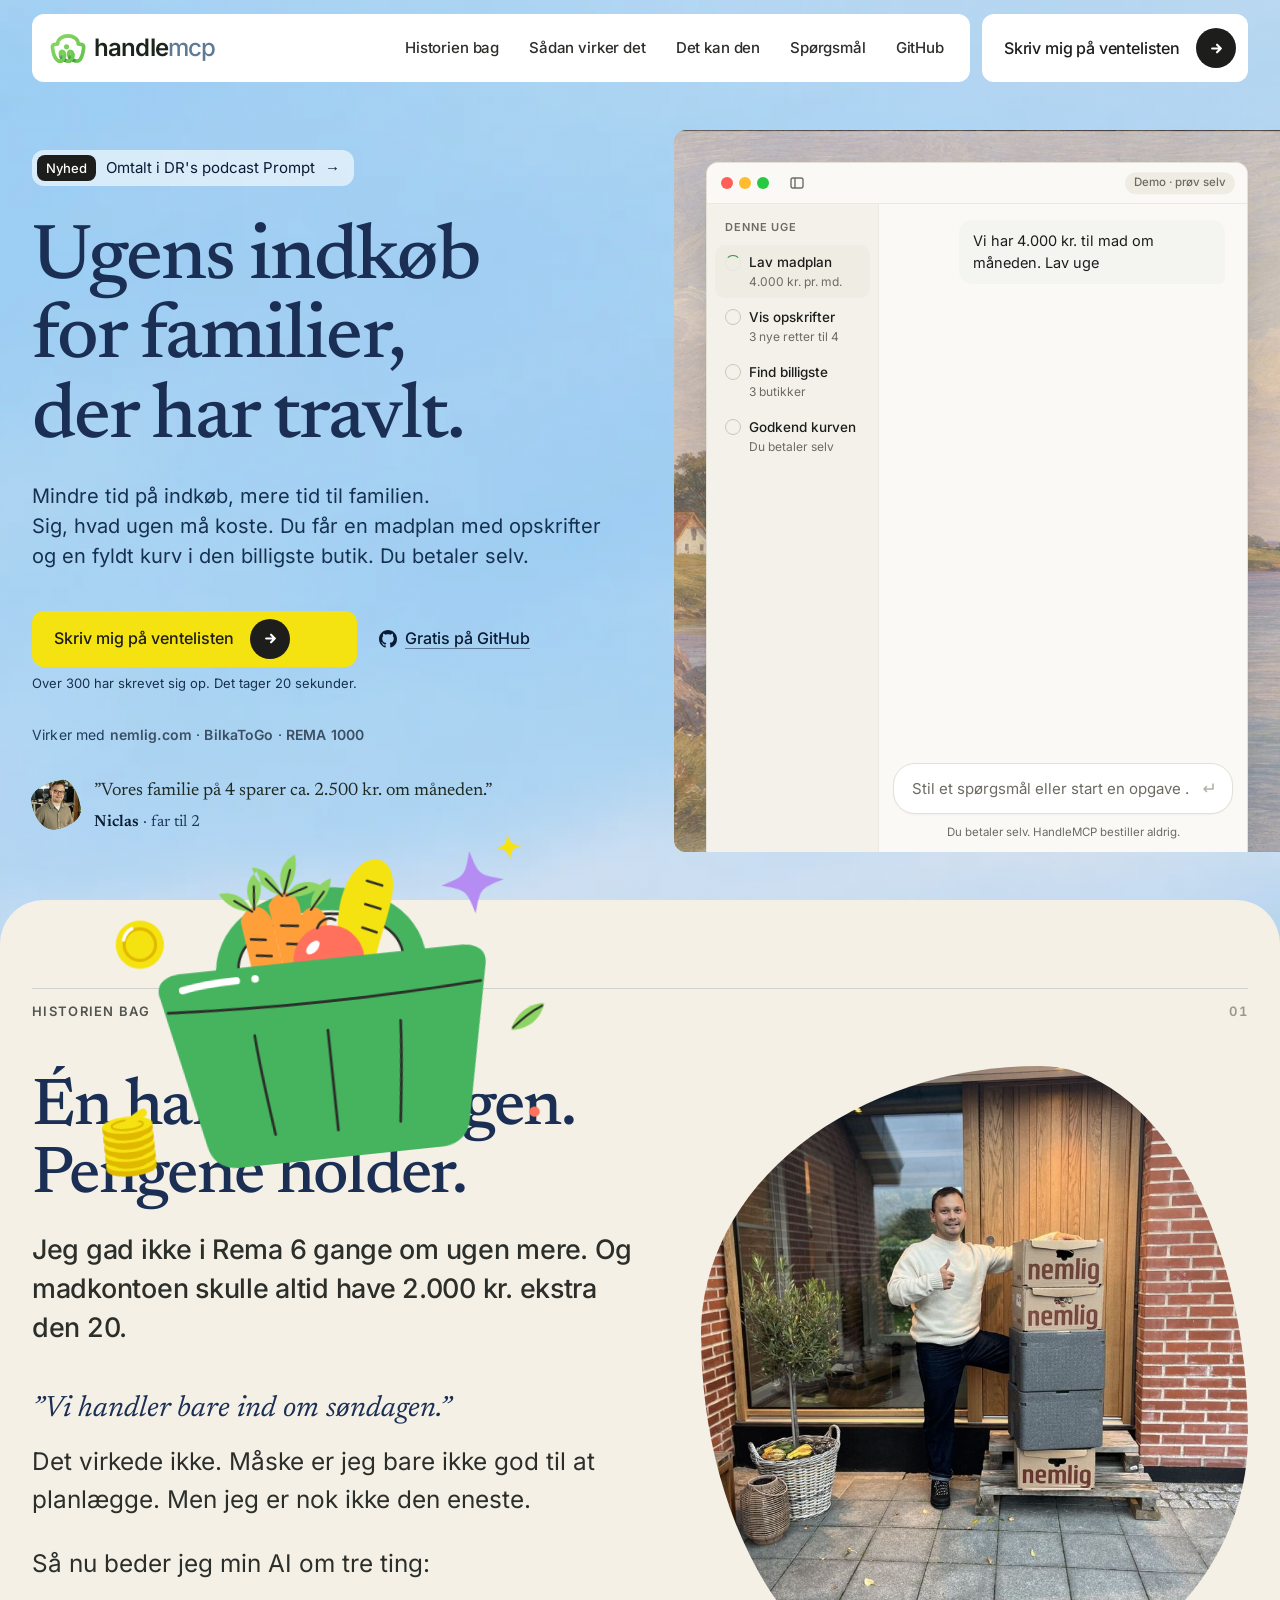
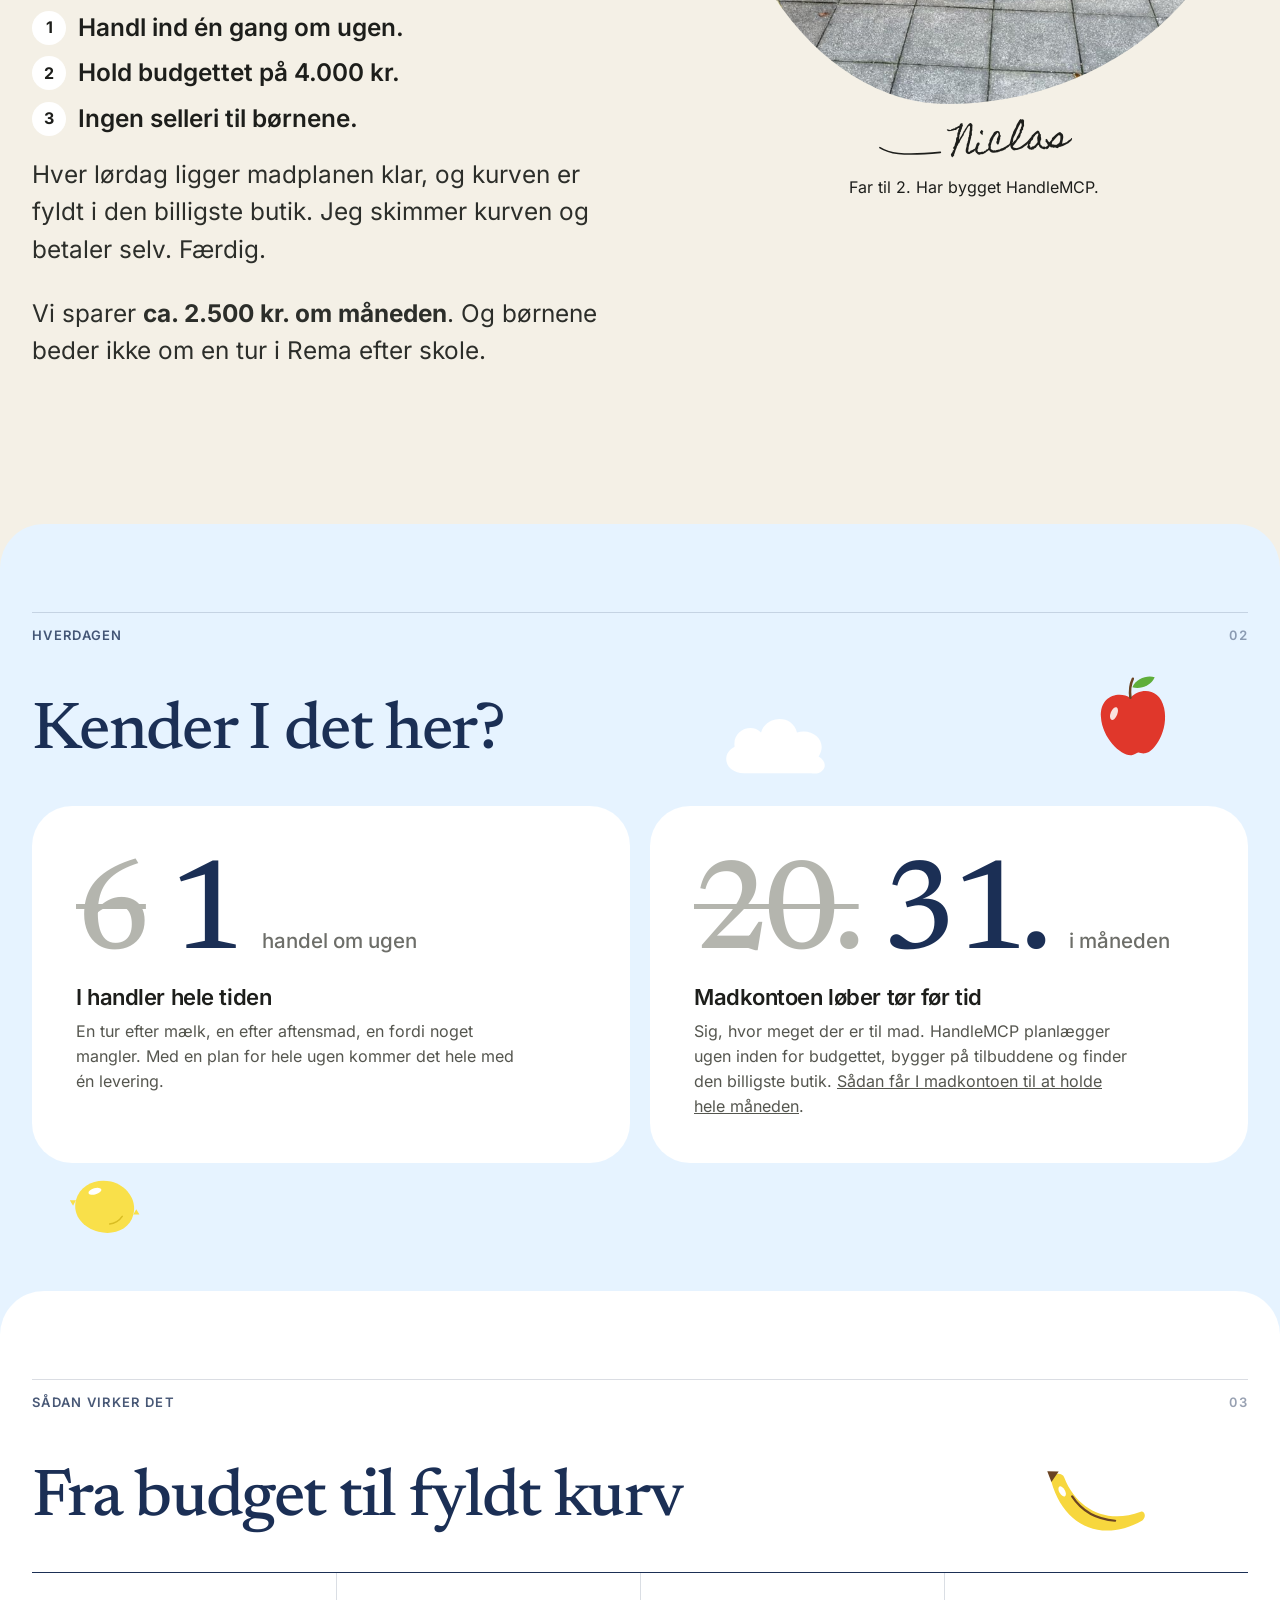
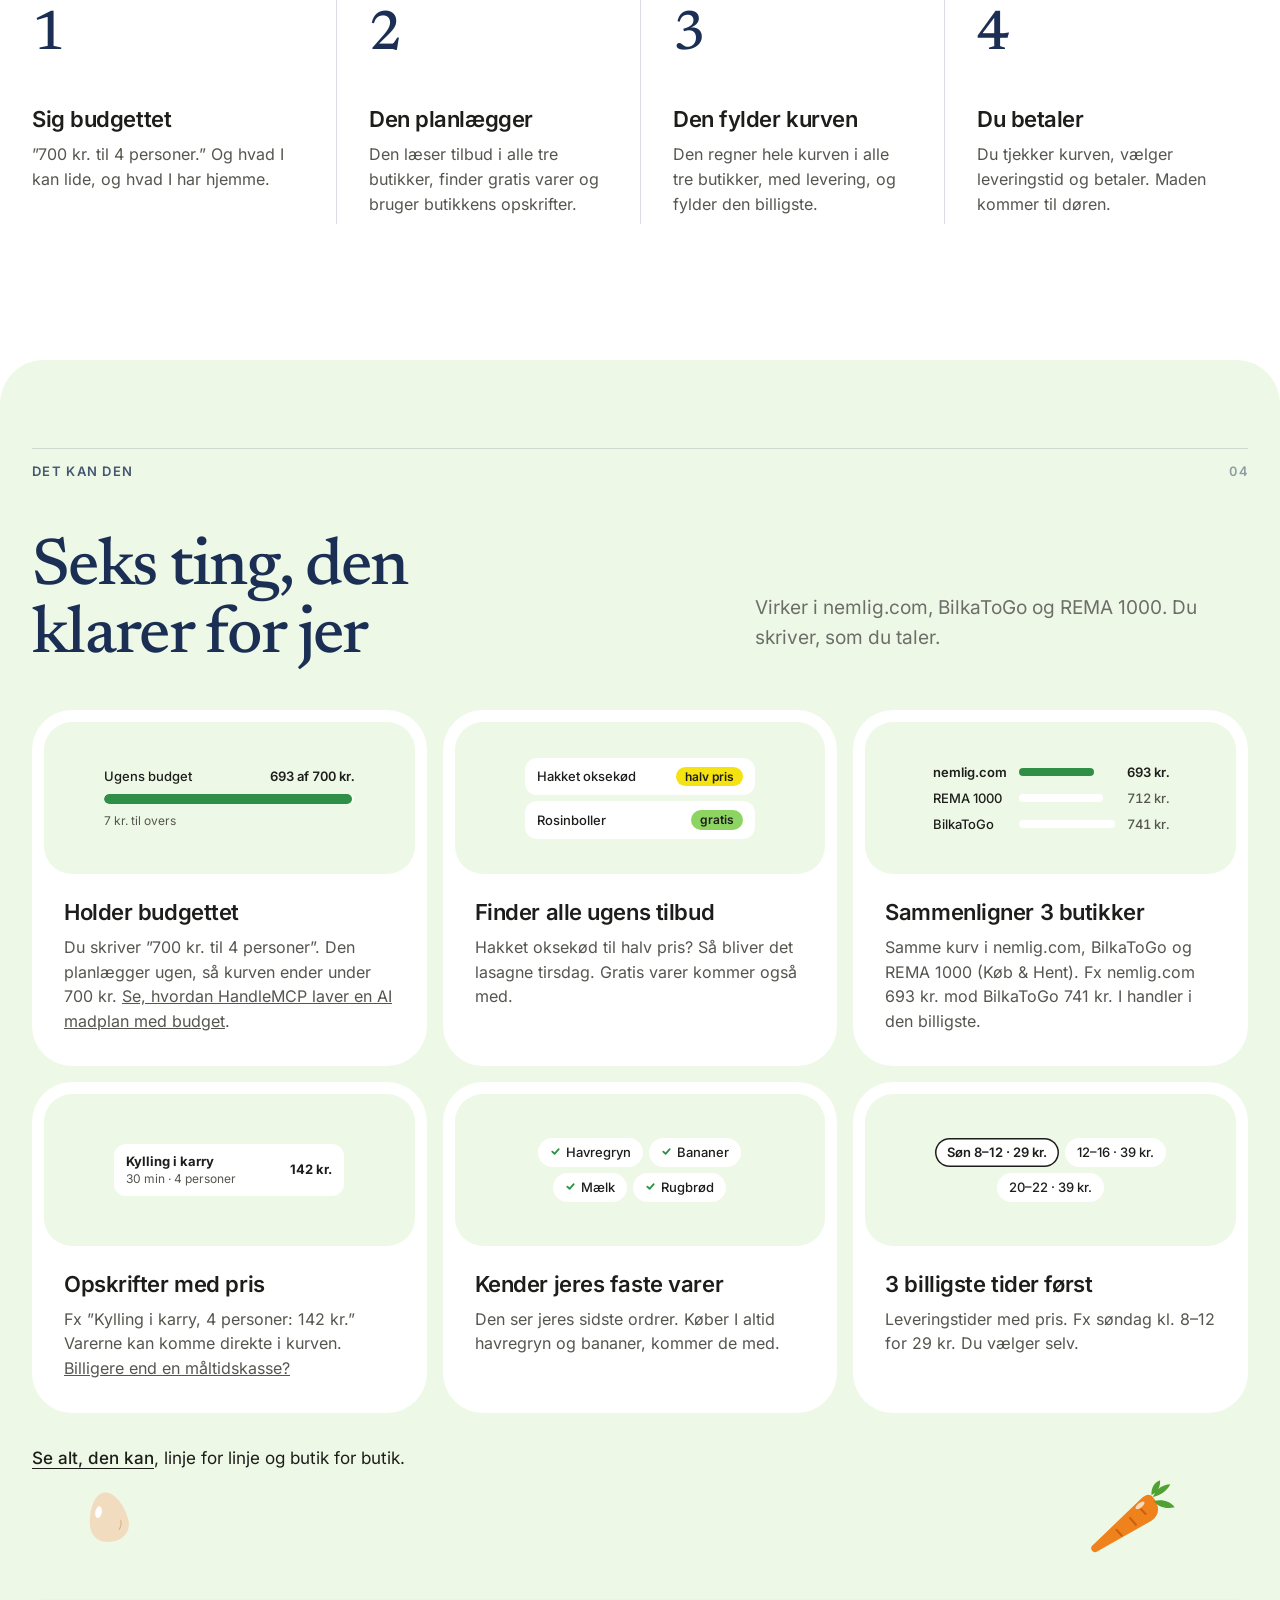
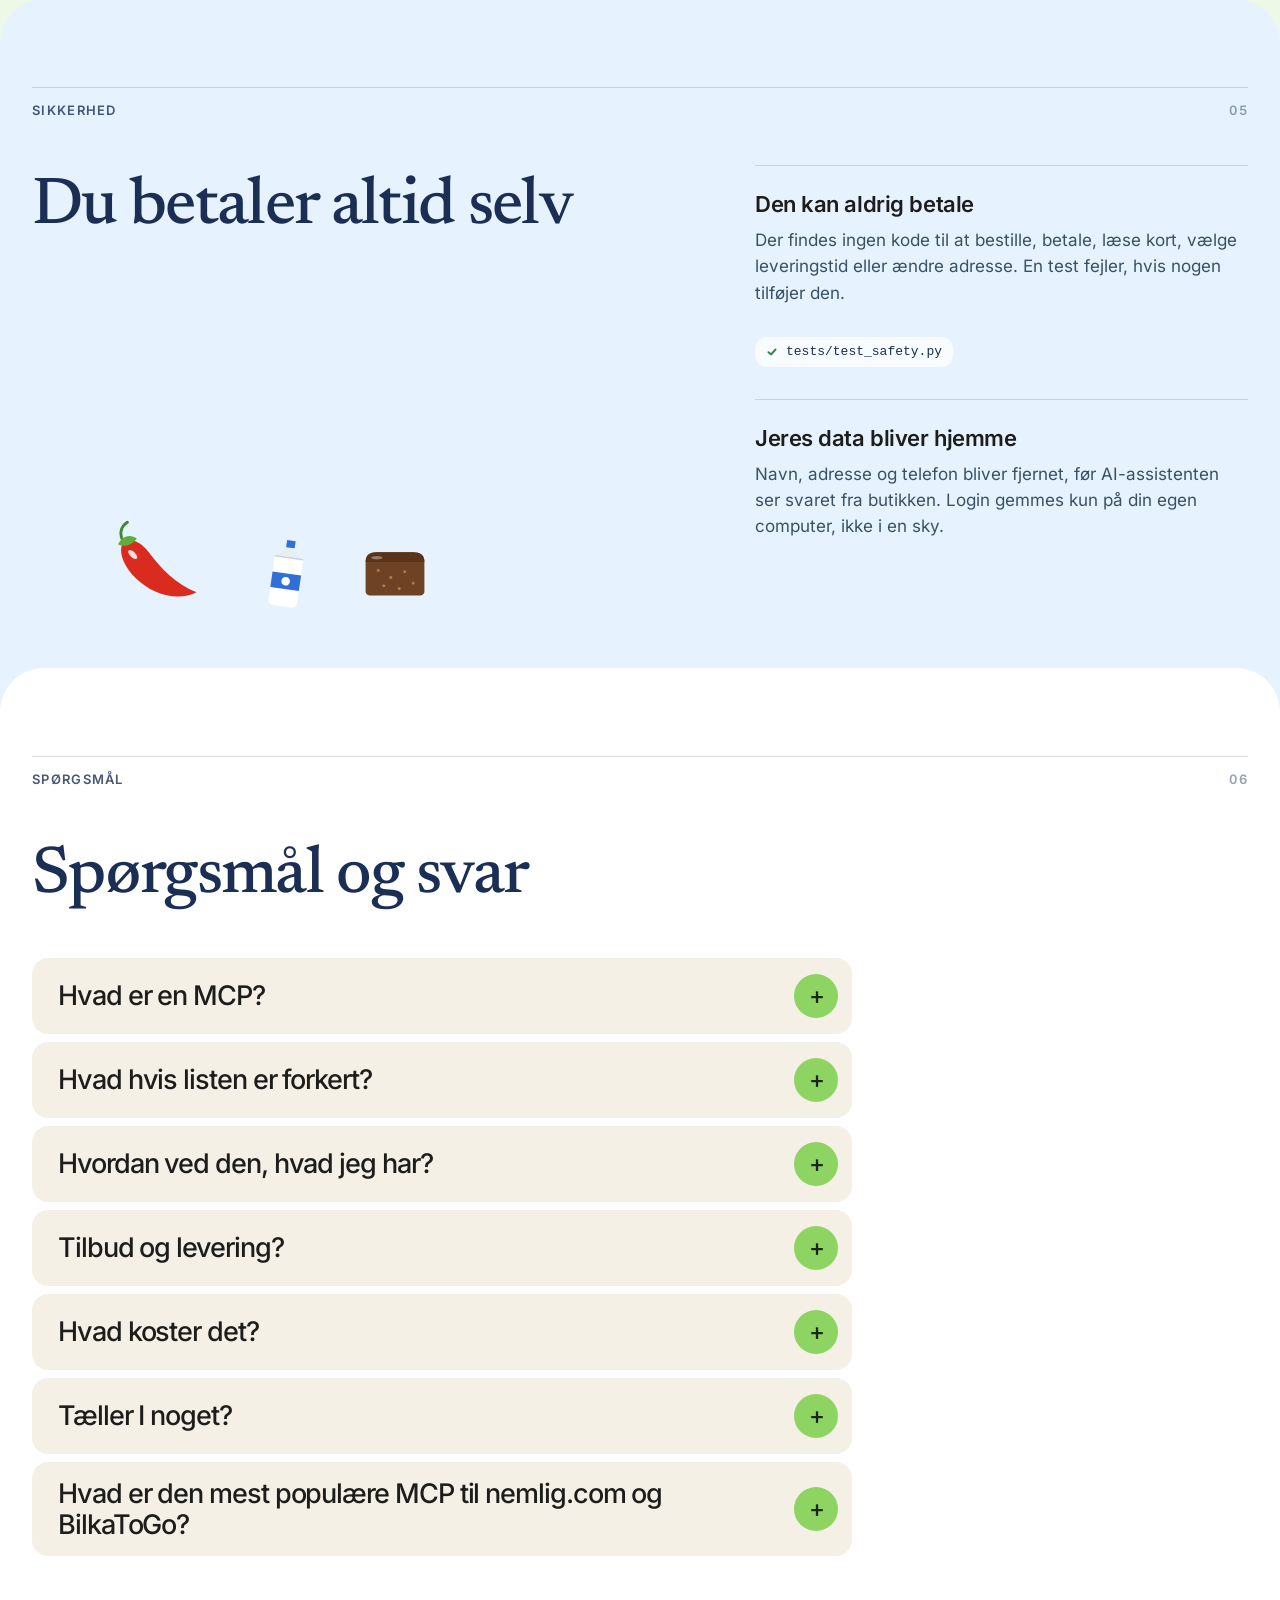
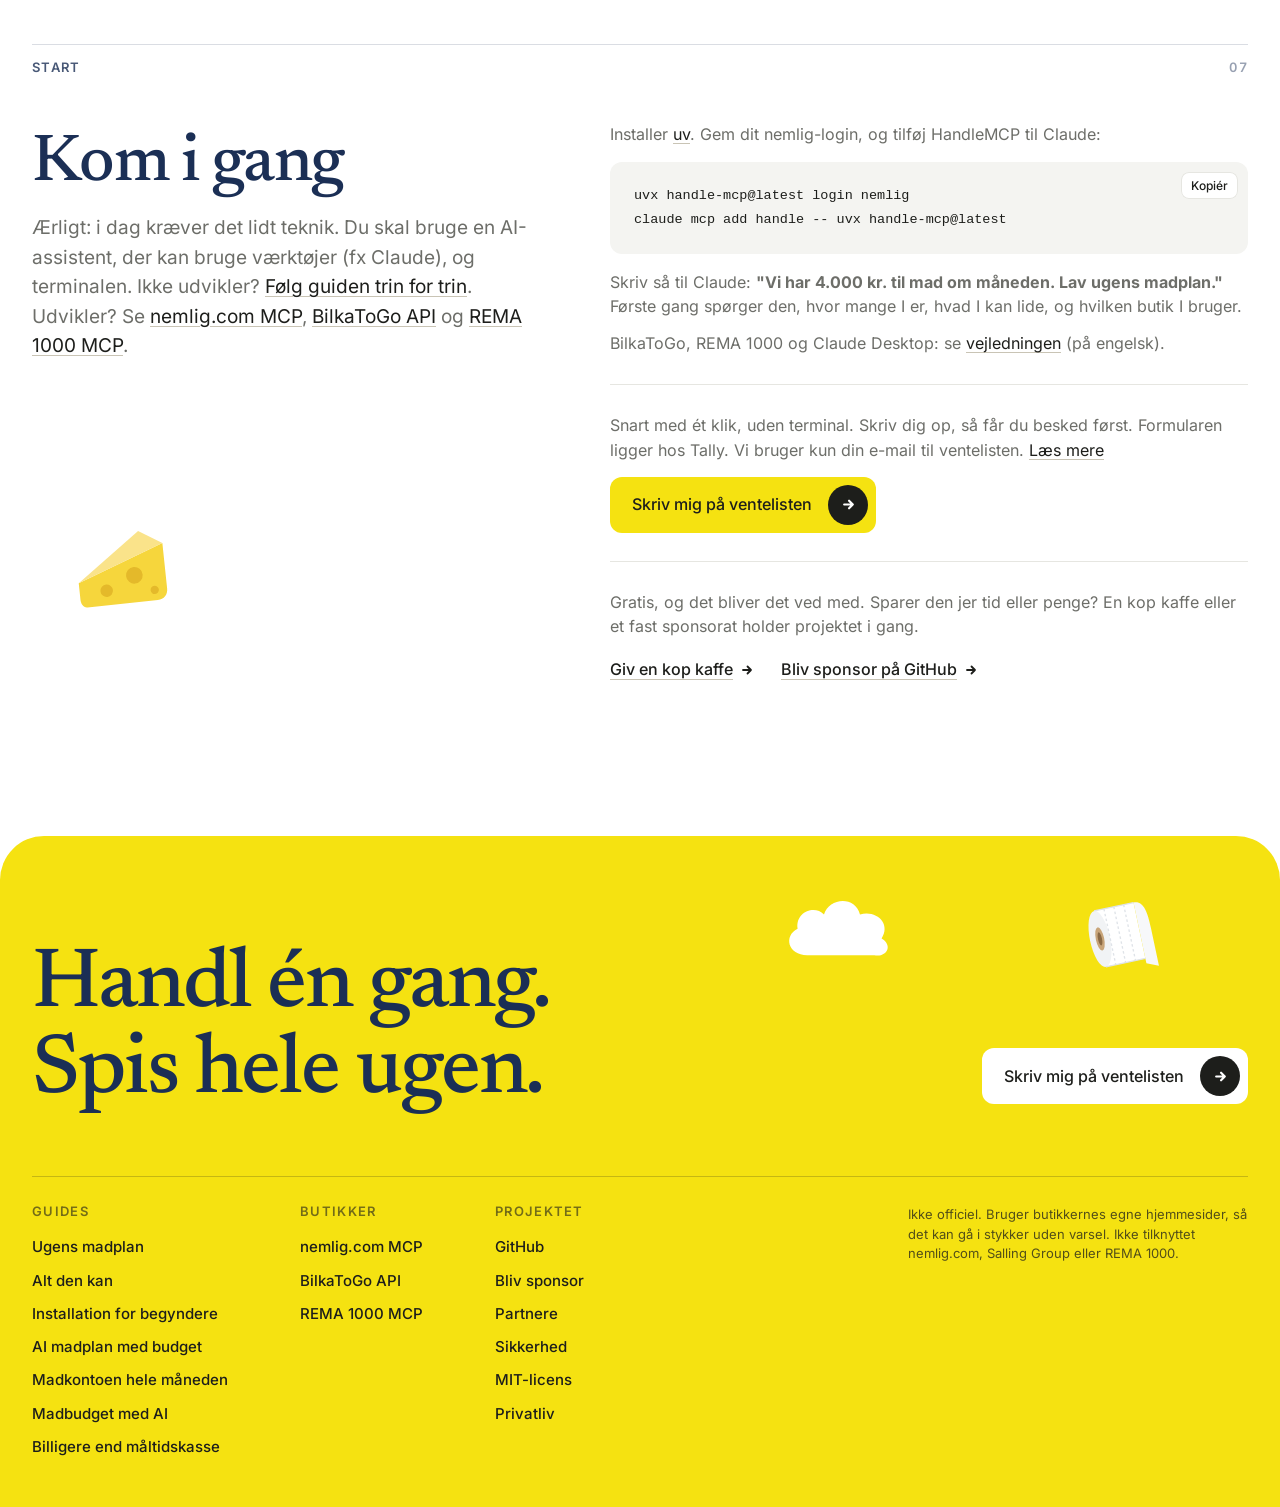
<file: index.html>
<!doctype html>
<html lang="da">
<head>
<meta charset="utf-8">
<meta name="viewport" content="width=device-width, initial-scale=1">
<title>HandleMCP: ugens indkøb for familier, der har travlt</title>
<meta name="description" content="Mindre tid på indkøb. Få en madplan med opskrifter og en fyldt kurv i den billigste butik: nemlig.com, BilkaToGo eller REMA 1000. Du betaler selv. Gratis.">
<link rel="canonical" href="https://handlemcp.dk/">
<meta name="robots" content="index, follow, max-image-preview:large">
<meta name="theme-color" content="#9ccbf3">
<meta property="og:site_name" content="HandleMCP">
<meta property="og:locale" content="da_DK">
<meta property="og:type" content="website">
<meta property="og:url" content="https://handlemcp.dk/">
<meta property="og:title" content="HandleMCP: ugens indkøb for familier, der har travlt">
<meta property="og:description" content="Mindre tid på indkøb. Få en madplan med opskrifter og en fyldt kurv i den billigste butik: nemlig.com, BilkaToGo eller REMA 1000. Du betaler selv. Gratis.">
<meta property="og:image" content="https://handlemcp.dk/og.png">
<meta property="og:image:width" content="1200">
<meta property="og:image:height" content="630">
<meta property="og:image:alt" content="HandleMCP. Ugens indkøb for familier, der har travlt. En grøn indkøbskurv med gulerødder, tomat og brød.">
<meta name="twitter:card" content="summary_large_image">
<meta name="twitter:title" content="HandleMCP: ugens indkøb for familier, der har travlt">
<meta name="twitter:description" content="Mindre tid på indkøb. Få en madplan med opskrifter og en fyldt kurv i den billigste butik: nemlig.com, BilkaToGo eller REMA 1000. Du betaler selv. Gratis.">
<meta name="twitter:image" content="https://handlemcp.dk/og.png">
<meta name="color-scheme" content="light">
<link rel="sitemap" type="application/xml" href="/sitemap.xml">
<link rel="icon" href="/favicon.ico" sizes="any">
<link rel="icon" href="/favicon-48.png" sizes="48x48" type="image/png">
<link rel="icon" href="/favicon-192.png" sizes="192x192" type="image/png">
<link rel="apple-touch-icon" href="/apple-touch-icon.png">
<link rel="icon" href="/logo.svg" type="image/svg+xml">
<style>
@font-face{font-family:Inter;src:url(fonts/inter.woff2) format("woff2");font-weight:100 900;font-display:swap}
@font-face{font-family:"Homemade Apple";src:url(fonts/homemade-apple.woff2) format("woff2");font-weight:400;font-style:normal;font-display:swap}
@font-face{font-family:Newsreader;src:url(fonts/newsreader.woff2) format("woff2");font-weight:200 800;font-style:normal;font-display:swap;ascent-override:97%;descent-override:24%;line-gap-override:0%}
@font-face{font-family:Newsreader;src:url(fonts/newsreader-italic.woff2) format("woff2");font-weight:200 800;font-style:italic;font-display:swap;ascent-override:97%;descent-override:24%;line-gap-override:0%}
:root{
  --bg:#fff;--soft:#f4f4f1;--line:#e6e6e1;--ink:#1d1e1b;--mute:#6d6e69;
  --green:#2f8f46;--leaf:#8ed462;--leaf-soft:#eef8e6;--sky:#2ba0ff;--sky-soft:#e6f3ff;--coral:#ff705d;--coral-soft:#ffece8;--sun:#f5e211;--sun-soft:#fdf8c9;
  --sans:Inter,ui-sans-serif,-apple-system,"Segoe UI",Helvetica,Arial,sans-serif;
  --mono:ui-monospace,"SF Mono",SFMono-Regular,Menlo,Consolas,monospace;
}
*{box-sizing:border-box}
html{-webkit-text-size-adjust:100%;scroll-behavior:smooth}
body{margin:0;background:var(--bg);color:var(--ink);font:400 18px/1.55 var(--sans);-webkit-font-smoothing:antialiased}
a{color:inherit}
.wrap{max-width:1337px;margin:0 auto;padding:0 32px}
[hidden]{display:none!important}

/* nav */
nav{display:flex;align-items:center;justify-content:space-between;height:76px}
.brand{font-weight:400;letter-spacing:-.02em;text-decoration:none;font-size:20px;color:#1c241e}
nav ul{display:flex;align-items:center;gap:28px;list-style:none;margin:0;padding:0;font-size:15px}
nav ul a{text-decoration:none;color:var(--mute)}
nav ul a:hover{color:var(--ink)}
.btn{display:inline-block;padding:13px 22px;border-radius:999px;font-weight:500;font-size:15px;text-decoration:none;background:var(--ink);color:#fff}
.btn.line{background:transparent;color:var(--ink);box-shadow:inset 0 0 0 1px var(--line)}
nav ul a.btn{padding:10px 18px;color:#fff}

/* hero */
.hero{display:grid;grid-template-columns:1fr 1.15fr;gap:40px;align-items:center;padding:72px 0 40px}
.eyebrow{font-size:14px;font-weight:500;color:var(--mute);margin:0 0 22px}
.eyebrow b{color:var(--green);font-weight:600}.proof{display:flex;align-items:center;gap:12px;font-size:17px;font-weight:500;color:var(--ink);margin:26px 0 0}.proof .avatar{flex:none;width:44px;height:44px;border-radius:70% 30% 60% 40%/35% 65% 35% 65%;background:var(--green);overflow:hidden;transform:rotate(-8deg)}.proof .avatar img{width:100%;height:100%;object-fit:cover;display:block}
h1{font-weight:700;font-size:clamp(38px,4.7vw,68px);line-height:1.06;letter-spacing:-.03em;margin:0 0 28px}
.lead{font-size:20px;line-height:1.55;max-width:540px;margin:0 0 44px;color:var(--mute);text-wrap:pretty}
.lead strong{color:var(--ink);font-weight:500}
.ctas{display:flex;gap:10px;flex-wrap:wrap}

/* demo: agent app in the hero. Left: the use cases. Right: the conversation. */
.demo{width:calc(100% + max(8px,(100vw - 1337px)/2 + 8px));min-width:0}
@media (max-width:900px){.demo{width:100%}}
.demo .agent{max-width:none;background:#faf9f5;border-color:#e3e0d6;border-radius:16px;box-shadow:0 1px 2px rgba(28,36,30,.04),0 18px 48px -24px rgba(28,36,30,.25)}
.demo .agent{position:relative;z-index:2;will-change:transform}.demo .agent.drag{box-shadow:0 2px 6px rgba(28,36,30,.08),0 30px 60px -24px rgba(28,36,30,.35)}
.demo .agent .bar{background:#faf9f5;border-bottom:1px solid #ebe8df;padding:10px 14px;justify-content:center;position:relative;cursor:grab;touch-action:none;user-select:none}.demo .agent.drag .bar{cursor:grabbing}
.demo .bar .dots{position:absolute;left:14px;top:50%;transform:translateY(-50%)}
.demo .bar .dots i{width:12px;height:12px}.demo .bar .dots i:nth-child(1){background:#fe5f57}.demo .bar .dots i:nth-child(2){background:#febc2e}.demo .bar .dots i:nth-child(3){background:#28c840;cursor:pointer}.demo .bar .dots i:nth-child(3):hover{box-shadow:0 0 0 2px rgba(40,200,64,.3)}
.demo.max{position:fixed;inset:16px;z-index:60;width:auto;margin:0}.demo.max::before{content:"";position:fixed;inset:0;background:rgba(28,36,30,.4);z-index:-1}
.demo.max .agent{height:100%;display:flex;flex-direction:column;transform:none!important}.demo.max .body{flex:1;height:auto;min-height:0}.demo.max .agent .bar{cursor:default}
html{overflow-x:clip}.demo.max .side{padding-top:18px}.demo.max .log{align-items:center}.demo.max .log>*{width:100%;max-width:820px}.demo.max .agent .input{max-width:820px;width:calc(100% - 28px);margin:8px auto 0}.demo.max .foot{max-width:820px;margin:0 auto}.demo.max .recipe .strip{height:200px}@media (max-width:640px){.demo.max{inset:0}.demo.max .agent{border-radius:0}.demo.max .agent .bar .title{visibility:hidden}}
.demo .bar .title{font-weight:500;font-size:13px;color:var(--mute)}.demo .bar .conn{display:none}
.demo .body{display:grid;grid-template-columns:172px 1fr;height:min(620px,74vh)}
.demo .side{background:#f3f1ea;border-right:1px solid #ebe8df;padding:14px 8px;display:flex;flex-direction:column;gap:2px;min-width:0}
.demo .side .grp{font:600 11px/1 var(--sans);letter-spacing:.08em;text-transform:uppercase;color:#9a9890;padding:4px 10px 10px}
.demo .item{display:grid;grid-template-columns:16px 1fr;gap:3px 8px;align-items:center;text-align:left;width:100%;border:0;background:none;border-radius:10px;padding:9px 10px;font:500 13.5px/1.25 var(--sans);color:var(--ink);cursor:pointer;transition:background .15s}
.demo .item:hover{background:#f1efe7}
.demo .item .ic{width:16px;height:16px;border-radius:50%;border:1.5px solid #c9c6ba;display:grid;place-items:center}
.demo .item .ic svg{width:9px;height:9px;fill:none;stroke:#fff;stroke-width:2;stroke-linecap:round;stroke-linejoin:round;opacity:0}
.demo .item.done .ic{background:var(--green);border-color:var(--green)}.demo .item.done .ic svg{opacity:1}
.demo .item.on{background:#efece3}
.demo .item.on.run .ic{border-color:var(--line);border-top-color:var(--green);animation:spin .8s linear infinite}
.demo .item.next .ic{border-color:var(--leaf);animation:pulse 1.2s ease-in-out infinite}
.demo .item small{grid-column:2;display:block;font-weight:400;font-size:12px;color:#9a9890;white-space:nowrap;overflow:hidden;text-overflow:ellipsis}
@keyframes pulse{50%{transform:scale(1.35);opacity:.5}}
.demo .main{display:flex;flex-direction:column;min-width:0;min-height:0}
.demo .agent .log>*{flex-shrink:0}
.demo .agent .log{flex:1;min-height:0;overflow-y:auto;scrollbar-width:thin;scrollbar-color:#d9d6cb transparent;padding:20px 22px 8px;gap:18px}
.demo .agent .you{text-align:right}
.demo .you .bubble{display:inline-block;background:#f0eee6;border:0;border-radius:14px;padding:10px 14px;font-size:14.5px;line-height:1.5;max-width:82%;text-align:left}
.demo .ai{display:block}
.demo .ai::before{content:none;width:20px;height:20px;margin-top:2px;background:#d97757;-webkit-mask:url("data:image/svg+xml,%3Csvg xmlns='http://www.w3.org/2000/svg' viewBox='0 0 24 24'%3E%3Cpath d='M12 1.5 14 9l7.5 3-7.5 3-2 7.5-2-7.5L2.5 12 10 9z'/%3E%3C/svg%3E") center/contain no-repeat;mask:url("data:image/svg+xml,%3Csvg xmlns='http://www.w3.org/2000/svg' viewBox='0 0 24 24'%3E%3Cpath d='M12 1.5 14 9l7.5 3-7.5 3-2 7.5-2-7.5L2.5 12 10 9z'/%3E%3C/svg%3E") center/contain no-repeat}
.demo .ai .bubble{font-size:15px;line-height:1.6;min-width:0;display:block;max-width:none}
.demo .tools{border:0;background:none;display:flex;flex-direction:column;gap:6px;margin:0}
.demo .tool{display:block;padding:0;font:13px/1.4 var(--sans);background:#f5f4ed;border:1px solid #e8e6dc;border-radius:12px;overflow:hidden}
.demo .tool+.tool{border-top:1px solid #e6e3d9}
.demo .tool .hd{display:flex;align-items:center;gap:8px;padding:9px 12px;color:var(--ink)}
.demo .tool .hd b{font-weight:500;line-height:1.35}.demo .tool .hd .n{color:var(--mute)}
.demo .tool .hd>span:not(.ti){min-width:0;overflow:hidden;text-overflow:ellipsis}
.tool .hd svg.chev{flex:none;width:12px;height:12px;margin-left:auto;fill:none;stroke:var(--mute);stroke-width:1.8;stroke-linecap:round}
.demo .tool em{display:block;padding:7px 12px;border-top:1px solid #e8e6dc;color:var(--mute);white-space:normal;font-size:12.5px;font-style:normal}
.demo .tool .ti{width:14px;height:14px;display:inline-block;color:var(--mute);font-size:13px;line-height:14px;text-align:center}
.demo .tool .ok{display:inline-flex}.demo .tool .ok svg{width:12px;height:12px}
.demo .tool.run .hd b{background:linear-gradient(90deg,#6d6b63 0%,#6d6b63 40%,#c9c6ba 50%,#6d6b63 60%,#6d6b63 100%) 0 0/200% 100%;-webkit-background-clip:text;background-clip:text;color:transparent;animation:shimmer 1.4s linear infinite}
.demo .thought{display:flex;align-items:center;gap:6px;font-size:13.5px;color:var(--mute)}.demo .thought svg{width:12px;height:12px;fill:none;stroke:currentColor;stroke-width:1.8;stroke-linecap:round}
.tool .ti.doc{color:var(--mute)}
.tool .wait{width:13px;height:13px;border:2px solid var(--line);border-top-color:var(--green);border-radius:50%;animation:spin .8s linear infinite}
@keyframes spin{to{transform:rotate(360deg)}}
.demo .agent .input{margin:8px 14px 0;display:block;padding:0;border:0;background:none;box-shadow:none}
.demo .agent .input .field{display:flex;align-items:center;gap:10px;padding:13px 16px 13px 18px;border:1px solid #e3e0d6;border-radius:22px;background:#fff;box-shadow:0 1px 2px rgba(28,36,30,.04);color:#9a9890;font-size:15px}
.demo .agent .input .field{margin:0}.demo .agent .input .field input{flex:1;min-width:0;border:0;background:none;font:inherit;font-size:15px;color:var(--ink);outline:none;padding:0}.demo .agent .input .field input::placeholder{color:#9a9890}.demo .agent .input .field button{border:0;background:none;padding:0;margin:0;display:flex;cursor:pointer;border-radius:6px}.demo .agent .input .field button:focus-visible{outline:2px solid var(--green)}.demo .agent .input .field:focus-within{border-color:#cfccc2}
.demo .agent .input .field svg{width:16px;height:16px;fill:none;stroke:#b4b2a8;stroke-width:1.6;stroke-linecap:round;stroke-linejoin:round;flex:none}
.demo .agent .input .row{display:flex;align-items:center;gap:14px;padding:10px 10px 0 12px;color:var(--mute)}
.demo .agent .input .row svg{width:18px;height:18px;fill:none;stroke:currentColor;stroke-width:1.6;stroke-linecap:round;stroke-linejoin:round}
.demo .agent .input .mic{display:flex;align-items:center;gap:4px}.demo .agent .input .mic svg+svg{width:10px;height:10px}
.demo .agent .input .mdl{margin-left:auto;font-size:13.5px;color:var(--ink);display:flex;align-items:center;gap:10px}
.demo .agent .input .mdl i{margin:0;width:14px;height:14px;border-radius:50%;background:none;border:2px solid #e3e0d6;border-top-color:var(--green)}
.demo .foot{font-size:11.5px;color:#9a9890;text-align:center;padding:10px 14px 10px}
.plan{display:grid;grid-template-columns:auto 1fr;gap:3px 12px;font-size:14px;margin:12px 0 0}
.plan b{color:var(--mute);font-weight:500}
.plan .lager{color:var(--green);font-weight:500}
.recipe{border:1px solid #e6e3d9;border-radius:16px;background:#fff;overflow:hidden;margin:12px 0 0}
.recipe .strip{display:grid;grid-template-columns:repeat(3,1fr);gap:2px;height:118px;background:#f0eee6}
.recipe .ph{background:var(--leaf-soft);overflow:hidden;cursor:pointer;position:relative}.recipe .ph img{display:block;width:100%;height:100%;object-fit:cover;transition:transform .3s}
.recipe .ph:hover img{transform:scale(1.04)}.recipe .ph.on::after{content:"";position:absolute;inset:0;box-shadow:inset 0 -3px 0 var(--green)}
.recipe .rbody{padding:16px 18px 18px}
.recipe h3{margin:0 0 4px;font-size:19px;font-weight:600;letter-spacing:-.02em;line-height:1.2}
.recipe .sub{margin:0 0 12px;color:var(--mute);font-size:14px}
.recipe .serv{display:flex;align-items:center;gap:8px;font-size:14px;color:var(--mute);margin:0 0 16px}
.recipe .serv button{width:26px;height:26px;border:0;border-radius:7px;background:#f0eee6;color:var(--ink);font:500 17px/1 var(--sans);cursor:pointer}.recipe .serv button:hover{background:#e6e3d9}
.recipe .serv b{color:var(--ink);font-weight:500;min-width:14px;text-align:center}
.recipe .serv .ic{margin-left:auto;display:flex;gap:14px}.recipe .serv .ic svg{width:16px;height:16px;fill:none;stroke:var(--mute);stroke-width:1.6;stroke-linecap:round;stroke-linejoin:round}
.recipe h4{margin:0 0 6px;font-size:15px;font-weight:600}
.recipe ul{list-style:none;margin:0 0 16px;padding:0;font-size:14px;line-height:1.75}
.recipe ol{margin:0;padding:0;list-style:none;counter-reset:st;font-size:14px;line-height:1.5}
.recipe ol li{display:grid;grid-template-columns:22px 1fr;gap:10px;margin:0 0 8px}
.recipe ol li::before{counter-increment:st;content:counter(st);width:22px;height:22px;border-radius:50%;background:#f0eee6;font-size:12px;font-weight:600;display:grid;place-items:center;color:var(--ink)}
.cmp{width:100%;table-layout:fixed;border-collapse:separate;border-spacing:0;margin:12px 0 0;font-size:13px;line-height:1.3;font-variant-numeric:tabular-nums}
.cmp th,.cmp td{padding:6px 8px;text-align:right;font-weight:400;color:var(--mute);white-space:nowrap;border-bottom:1px solid #eeece4}
.cmp thead td{width:32%;border:0}.cmp thead th{padding:10px 8px;vertical-align:bottom;font-size:12.5px;color:var(--ink);border:0}
.cmp thead b{display:block;font-size:20px;font-weight:600;letter-spacing:-.02em;line-height:1.2}.cmp thead small{display:block;font-size:11.5px;font-weight:600;color:var(--green)}
.cmp tbody th{padding-left:0;text-align:left;overflow:hidden;text-overflow:ellipsis}.cmp tbody tr:last-child>*{border-bottom:0}
.cmp .win{background:var(--leaf-soft);color:var(--ink);box-shadow:inset 1px 0 var(--green),inset -1px 0 var(--green)}
.cmp thead .win{border-radius:12px 12px 0 0;box-shadow:inset 1px 0 var(--green),inset -1px 0 var(--green),inset 0 1px var(--green)}
.cmp tbody tr:last-child .win{border-radius:0 0 12px 12px;box-shadow:inset 1px 0 var(--green),inset -1px 0 var(--green),inset 0 -1px var(--green)}
.cmp .free{color:var(--green);font-weight:600}
.cartrow{display:flex;align-items:center;gap:14px;flex-wrap:wrap;margin:14px 0 0}
.cartrow .pay{font-size:13px;color:var(--mute)}
.slots{display:grid;grid-template-columns:repeat(3,1fr);gap:8px;margin:12px 0 0}
.slot{border:1px solid var(--line);border-radius:10px;padding:8px 10px;font-size:13px;line-height:1.35;background:#fff}.slot b{display:block;font-weight:600}.slot span{color:var(--mute);font-size:12px}
.slot.win{border-color:var(--green);background:var(--leaf-soft)}
.q{background:#fff;border:1px solid #e6e3d9;border-radius:14px;overflow:hidden;font-size:14px}
.q .qh{display:flex;align-items:center;gap:10px;padding:12px 14px;font-weight:500;line-height:1.3}
.q .pg{margin-left:auto;display:flex;align-items:center;gap:6px;color:var(--mute);font-size:12.5px;font-weight:400}
.q .qh svg{width:12px;height:12px;flex:none;fill:none;stroke:var(--mute);stroke-width:1.8;stroke-linecap:round;stroke-linejoin:round}
.q .opt{display:flex;gap:12px;align-items:center;width:100%;text-align:left;padding:9px 14px;border:0;border-top:1px solid #eeece4;background:none;font:inherit;color:var(--ink);cursor:pointer;transition:background .2s}.q .opt:hover{background:#f7f6f1}.q .opt:focus-visible,.q .qf button:focus-visible{outline:2px solid var(--green);outline-offset:-2px}
.q .opt i{width:26px;height:26px;flex:none;border-radius:7px;background:#f0eee6;color:var(--mute);font:500 12.5px/26px var(--sans);text-align:center;transition:background .2s,color .2s}
.q .opt b{display:block;font-weight:400}.q .opt small{display:block;color:var(--mute);font-size:12.5px}
.q .opt.pick{background:#f7f6f1}.q .opt.pick i{background:var(--ink);color:#fff}
.q .opt.other b{color:var(--mute)}
.q.multi .opt i{width:20px;height:20px;line-height:17px;margin:0 3px;border:1.5px solid #cfccc2;border-radius:6px;background:#fff;color:transparent;font-size:12px}
.q.multi .opt.pick i{background:var(--green);border-color:var(--green);color:#fff}
.q .qf{display:flex;align-items:center;gap:8px;padding:10px 14px;border-top:1px solid #eeece4}
.q .qf .cnt{color:var(--mute);font-size:12.5px;margin-right:auto}
.q .qf .skip,.q .qf .go{border:0;background:#f0eee6;border-radius:8px;font:inherit;font-size:13px;color:var(--ink);padding:6px 12px;cursor:pointer}.q .qf .skip:hover,.q .qf .go:hover{background:#e6e3d9}
.q .qf .skip{margin-left:auto}.q .qf .cnt+.skip{margin-left:0}
.q .qf .go{width:30px;height:30px;padding:0;display:inline-flex;align-items:center;justify-content:center;transition:background .2s,color .2s}.q .qf .go svg{width:14px;height:14px;fill:none;stroke:currentColor;stroke-width:1.8;stroke-linecap:round;stroke-linejoin:round}.q .qf .go.hot{background:var(--ink);color:#fff}
.q .pg{flex:none;white-space:nowrap}.q .qf button{flex:none;white-space:nowrap}.demo .ai .tail{margin:12px 0 0}
.hero.g .demo .recipe .sub{max-width:none;margin:0 0 12px;font-size:14px;line-height:1.5;color:var(--mute)}
.q .qf .hint{flex:1;min-width:0;white-space:nowrap;overflow:hidden;text-overflow:ellipsis;color:var(--mute);font-size:12.5px}.q .hint i{font-style:normal}.q:not(.auto) .hint,.q.auto .cnt{display:none}
@media (max-width:420px){.q.multi .hint i{display:none}}
.q.auto .opt.cd{background:linear-gradient(90deg,var(--leaf-soft) 50%,transparent 50%) 100% 0/200% 100% no-repeat;animation:cd 2.6s linear forwards}
@keyframes cd{to{background-position:0 0}}
.demo .bar .try{position:absolute;right:12px;top:50%;transform:translateY(-50%);padding:5px 9px;border-radius:999px;background:#efece3;color:#6d6b63;font:500 11.5px/1 var(--sans);pointer-events:none}
.demo .sugg{display:flex;padding:0 0 8px}.demo .sugg:empty{display:none}
.demo .sugg button{display:inline-flex;align-items:center;gap:7px;padding:7px 12px 7px 14px;border:1px solid #e3e0d6;border-radius:999px;background:#fff;font:500 13.5px/1.2 var(--sans);color:var(--ink);cursor:pointer;transition:background .2s}
.demo .sugg button:hover{background:#f7f6f1}.demo .sugg button:focus-visible{outline:2px solid var(--green);outline-offset:2px}
.demo .sugg span{font-weight:400;color:var(--mute)}.demo .input .sugg svg{width:12px;height:12px;fill:none;stroke:currentColor;stroke-width:1.8;stroke-linecap:round;stroke-linejoin:round}
.cartrow .btn i{background:var(--ink);color:#fff}
.q .qin{animation:qslide .35s cubic-bezier(.2,.7,.2,1)}
@keyframes qslide{from{opacity:0;transform:translateX(16px)}to{opacity:1;transform:none}}
.sum{background:#fff;border:1px solid #e6e3d9;border-radius:14px;padding:12px 14px;display:grid;gap:10px;font-size:14px;line-height:1.4}
.sum span{display:block;color:var(--mute);font-size:13px}.sum b{display:block;font-weight:400}
.fade{animation:rise .45s cubic-bezier(.2,.7,.2,1)}
@keyframes rise{from{opacity:0;transform:translateY(8px)}to{opacity:1;transform:none}}
.think{font-size:14px;color:var(--mute);padding:2px 0;background:linear-gradient(90deg,#8a887f 0%,#8a887f 40%,#d2cfc4 50%,#8a887f 60%,#8a887f 100%) 0 0/200% 100%;-webkit-background-clip:text;background-clip:text;color:transparent;animation:shimmer 1.4s linear infinite}
@keyframes shimmer{to{background-position:-200% 0}}
.demo .ai .bubble .w{display:inline;animation:wfade .32s ease-out both}
@keyframes wfade{from{opacity:0}to{opacity:1}}
.tool .ok svg{stroke-dasharray:12;stroke-dashoffset:12;animation:tick .35s ease-out forwards}
@keyframes tick{to{stroke-dashoffset:0}}

@keyframes line{from{opacity:0;transform:translateY(-4px)}to{opacity:1;transform:none}}
@media (prefers-reduced-motion:reduce){.q.auto .opt.cd,.fade,.q .qin,.demo .item.next .ic,.demo .item.run .ic,.demo .tool.run .hd b,.tool .wait,.tool .ok svg,.think,.demo .ai .bubble .w{animation:none}.think{color:var(--mute)}.tool .ok svg{stroke-dashoffset:0}}
@media (max-width:640px){.demo .body{grid-template-columns:1fr;min-height:0}.demo .body{height:min(640px,78svh);grid-template-rows:auto minmax(0,1fr)}.demo .side{align-content:start}.demo .side{border-right:0;border-bottom:1px solid #ebe8df;display:grid;grid-template-columns:1fr 1fr;gap:6px;padding:8px}.demo .side .grp,.demo .item small{display:none}.demo .item{width:100%;min-width:0;padding:7px 10px 7px 9px;white-space:nowrap;border:1px solid #e6e3d9;border-radius:999px;background:#fff;gap:0 6px}.demo .item.on{background:var(--ink);color:#fff;border-color:var(--ink)}.demo .agent .log{min-height:0;padding:16px 14px 8px}.demo .agent .input{margin:6px 10px 0}.demo .agent .input .row{display:none}.demo .foot{padding:8px 12px 10px}.slots{grid-template-columns:1fr 1fr}}
@media (max-width:520px){.cmp{font-size:12.5px}.cmp th,.cmp td{padding:6px 5px}.cmp thead td{width:27%}.cmp thead th{font-size:11px;letter-spacing:-.01em}.cmp thead b{font-size:17px}.recipe .strip{height:84px}}

/* sections */
section{padding-top:136px}
.kicker{font-size:14px;font-weight:500;color:var(--green);margin:0 0 14px}
h2{font-weight:600;font-size:clamp(38px,5.4vw,68px);line-height:1;letter-spacing:-.045em;margin:0 0 20px;max-width:820px}
.sub{color:var(--mute);max-width:560px;margin:0 0 56px;font-size:19px}

/* faq */
.faq{display:grid;gap:8px;margin-top:56px;max-width:820px}
.faq details{background:#f4f0e6;border-radius:16px;transition:background .2s}
.faq details:hover{background:#ece6d8}
.faq summary{list-style:none;cursor:pointer;display:flex;justify-content:space-between;align-items:center;gap:24px;padding:16px 14px 16px 26px;min-height:60px;font-weight:500;font-size:clamp(20px,2.2vw,27px);letter-spacing:-.04em;line-height:1.15}
.faq summary::-webkit-details-marker{display:none}
.faq summary::after{content:"+";flex:none;width:44px;height:44px;border-radius:50%;display:grid;place-items:center;background:var(--leaf);color:#1c241e;font-weight:500;font-size:24px}
.faq details[open] summary::after{content:"\2212";background:#fff}
.faq summary:focus-visible{outline:2px solid var(--green);outline-offset:2px;border-radius:16px}
.faq p{margin:0;padding:22px 26px 34px;color:#2c2d29;font-size:17px;line-height:1.6;max-width:680px}
.faq mark{background:linear-gradient(transparent 52%,var(--sun) 52%,var(--sun) 92%,transparent 92%);color:var(--ink);font-weight:600;padding:0 2px;-webkit-box-decoration-break:clone;box-decoration-break:clone}
.faq p a{color:var(--ink)}
@media (max-width:640px){.faq summary{font-size:21px;padding:12px 12px 12px 18px}.faq summary::after{width:34px;height:34px}.faq p{padding:14px 18px 24px}}

/* problem */
.facts{display:grid;grid-template-columns:1fr 1fr;border-top:1px solid var(--ink);margin-top:56px}
.fact{padding:36px 40px 8px 0}
.fact+.fact{padding-left:40px;border-left:1px solid var(--line)}
.num{font-weight:600;font-size:clamp(72px,10vw,140px);line-height:.9;letter-spacing:-.06em;margin:0 0 22px;display:flex;align-items:baseline;gap:.18em}
.num s{color:#c9cac4;text-decoration-thickness:.07em;text-decoration-color:var(--green)}
.num small{white-space:nowrap;font-size:.16em;font-weight:500;letter-spacing:-.01em;color:var(--mute)}
.fact h3{font-weight:600;font-size:24px;letter-spacing:-.025em;margin:0 0 8px}
.fact p{margin:0;color:var(--mute);max-width:440px}

/* chat */
.chat{background:var(--soft);border-radius:28px;padding:40px;max-width:860px}
.who{font-size:12px;font-weight:600;letter-spacing:.08em;text-transform:uppercase;color:var(--mute);margin-bottom:8px}
.you{text-align:right;margin-bottom:28px}
.bubble{display:inline-block;max-width:580px;padding:14px 20px;border-radius:22px;text-align:left;font-size:17px}
.you .bubble{background:var(--ink);color:#fff;border-bottom-right-radius:6px}
.ai .bubble{background:#fff;border-bottom-left-radius:6px;margin:16px 0 0}
.call{font:13px/1.9 var(--mono);color:var(--mute)}
.call b{color:var(--ink);font-weight:500}
.note{font-size:14px;color:var(--mute);margin:18px 0 0}

/* steps */
.steps{display:grid;grid-template-columns:repeat(4,1fr);border-top:1px solid var(--ink);margin-top:56px}
.steps div{padding:28px 28px 0 0}
.steps div+div{padding-left:28px;border-left:1px solid var(--line)}
.steps span{display:block}
.steps h3{font-weight:600;font-size:24px;letter-spacing:-.025em;margin:0 0 8px}
.steps p{margin:0;color:var(--mute);font-size:16px}

/* promise */
.promise{background:var(--ink);color:#fff;border-radius:32px;padding:72px 64px;display:grid;grid-template-columns:1fr 1fr;gap:48px}
.promise h2{color:#fff;margin:0}
.promise h3{font-weight:600;font-size:22px;letter-spacing:-.02em;margin:0 0 8px}
.promise p{margin:0 0 28px;color:#a9aaa4}
.promise p:last-child{margin-bottom:0}

/* start */
.start{display:grid;grid-template-columns:.9fr 1.1fr;gap:56px;align-items:start}
.start>*{min-width:0}
pre{background:var(--soft);border-radius:18px;padding:20px 22px;overflow-x:auto;font:13.5px/1.75 var(--mono);margin:0 0 16px}
.small{font-size:16px;color:var(--mute);margin:0}
.small a{text-decoration:none;border-bottom:1px solid var(--line)}
.extra{margin-top:28px;padding-top:28px;border-top:1px solid var(--line)}

footer{margin-top:136px;border-top:1px solid var(--line);padding:32px 0 56px;font-size:14px;color:var(--mute)}
footer .wrap{display:flex;justify-content:space-between;gap:24px;flex-wrap:wrap}
footer a{margin-right:20px}
footer p{margin:0;max-width:560px}

/* layer: pill nav, dot buttons, tinted cards, chips, colour bands */
.navwrap{position:sticky;top:14px;z-index:10;padding-top:14px}
nav{height:auto;background:#fff;border:1px solid var(--line);border-radius:999px;padding:8px 8px 8px 10px}
.brand{display:flex;align-items:center;gap:10px}
.logo{display:block;width:42px;height:35px}
.logo svg{display:block;width:42px;height:35px}
.brand b{color:var(--green);font-weight:inherit}
nav ul{gap:6px}
nav ul a{display:block;padding:10px 16px;border-radius:999px}

nav ul a:hover{background:var(--soft)}
.stars{display:inline-flex;align-items:center;gap:4px;margin-left:8px;padding:2px 8px;border-radius:999px;border:1px solid var(--line);background:#fff;color:var(--ink);font-size:13px;font-variant-numeric:tabular-nums}
nav ul a.gh{display:flex;align-items:center}
.stars svg{width:12px;height:12px;fill:currentColor}
.stars[hidden]{display:none}
.btn{display:inline-flex;align-items:center;gap:12px;padding:12px 12px 12px 22px;border-radius:999px;background:#fff;color:var(--ink);box-shadow:inset 0 0 0 1px var(--ink)}
.btn i{display:grid;place-items:center;width:24px;height:24px;border-radius:50%;background:var(--sky);color:#fff}
.btn i svg{width:12px;height:12px;fill:none;stroke:currentColor;stroke-width:1.8;stroke-linecap:round;stroke-linejoin:round}
.btn.coral{background:var(--coral);box-shadow:none}
.btn.coral i{background:#fff;color:var(--ink)}
.btn.line{box-shadow:inset 0 0 0 1px var(--line)}
.btn.line i{background:var(--leaf);color:var(--ink)}
nav ul a.btn{padding:9px 10px 9px 18px;color:var(--ink);background:#fff}
nav ul a.btn:hover{background:#fff}
.eyebrow b{color:var(--ink)}
.kicker{display:inline-block;padding:4px 12px;border-radius:10px;border:1.5px solid var(--leaf);color:var(--ink)}
.kicker.sky{border-color:var(--sky)}.kicker.coral{border-color:var(--coral)}.kicker.sun{border-color:var(--sun)}
.facts{border-top:0;gap:20px}
.fact,.fact+.fact{border-radius:50px;padding:44px;border-left:0}
.num s{color:#b4b5ae;text-decoration-color:var(--ink)}
.fact p{color:#55564f}
.chat{border-radius:50px;background:var(--sky-soft);padding:48px}
.steps{border-top:0;gap:16px}
.steps div,.steps div+div{border-left:0;border-radius:40px;padding:30px}
.steps div{background:#f4f0e6}
.steps span{display:inline-grid;place-items:center;width:40px;height:40px;border-radius:50%;background:#fff;color:var(--ink);font:600 14px var(--sans);margin-bottom:36px}
.steps p{color:#55564f}
.promise{background:var(--leaf);color:var(--ink);border-radius:50px}
.promise h2{color:var(--ink)}
.promise p{color:#2f4a22}
pre{background:var(--soft);border-radius:24px}
footer{background:var(--sun);border-top:0;color:var(--ink);padding:72px 0 56px}
footer p.big{max-width:none;font-weight:600;font-size:clamp(44px,7vw,88px);line-height:.95;letter-spacing:-.055em;margin:0 0 40px;width:100%}
footer a{font-weight:500}

/* full-bleed colour bands */
body{overflow-x:clip}
.band{position:relative;padding-bottom:128px;margin-top:136px;padding-top:120px}
.band::before{content:"";position:absolute;top:0;bottom:0;left:calc(50% - 50vw);right:calc(50% - 50vw);z-index:-1;background:var(--sky-soft)}
.band.sky::before{background:var(--sky-soft)}
.band.sand::before{background:#f4f0e6}
.band .fact,.band .fact+.fact{background:#fff}
.band .chat{background:#fff}
.band .ai .bubble{background:var(--sky-soft)}
.band.sky .promise{background:transparent;padding:0;border-radius:0}
.band+section{padding-top:128px}
.band+.band{margin-top:0}

@media (max-width:900px){
  .wrap{padding:0 20px}
  nav ul li.opt{display:none}
  .hero{grid-template-columns:1fr;gap:56px;padding-top:40px}
  .facts,.promise,.start{grid-template-columns:1fr}
  .fact,.fact+.fact{padding:32px 0 8px;border-left:0}
  .steps{grid-template-columns:1fr 1fr;gap:12px}
  .steps div,.steps div+div{padding:24px 16px 0 0;border-left:0}
  .promise{padding:44px 28px;border-radius:26px}
  .chat{padding:24px;border-radius:24px}
  .stamp{right:4px}
  .band{margin-top:104px;padding-top:88px;padding-bottom:96px}
  .band+section{padding-top:96px}
  .fact,.fact+.fact{padding:32px;margin-top:0}
  .steps div,.steps div+div{padding:24px}
  .chat{padding:24px;border-radius:32px}
  .promise{border-radius:36px}
  nav ul li.opt{display:none}
  section{padding-top:104px}
}

.agent{max-width:860px;background:#fff;border:1px solid var(--line);border-radius:20px;overflow:hidden}
.agent .bar{display:flex;align-items:center;gap:14px;padding:12px 18px;border-bottom:1px solid var(--line);font-size:13px;color:var(--mute)}
.agent .dots{display:flex;gap:6px}.agent .dots i{width:11px;height:11px;border-radius:50%;background:var(--line)}
.agent .title{font-weight:600;color:var(--ink)}
.agent .conn{margin-left:auto;display:flex;align-items:center;gap:6px}.agent .conn i{width:7px;height:7px;border-radius:50%;background:var(--green)}
.agent .log{padding:28px 28px 8px;display:flex;flex-direction:column;gap:16px}
.agent .you{text-align:right}
.agent .bubble{display:inline-block;max-width:600px;padding:12px 18px;border-radius:18px;text-align:left;font-size:16px}
.agent .you .bubble{background:var(--soft);color:var(--ink);border-bottom-right-radius:6px}
.agent .ai .bubble{background:none;padding:0;max-width:none;font-size:16px}
.tools{border:1px solid var(--line);border-radius:14px;overflow:hidden}
.tool{display:grid;grid-template-columns:22px auto 1fr 18px;gap:10px;align-items:center;padding:9px 14px;font:14px/1.4 var(--sans);color:var(--mute)}
.tool+.tool{border-top:1px solid var(--line)}
.tool b{color:var(--ink);font-weight:600}.tool span{white-space:nowrap}
.tool em{font-style:normal;overflow:hidden;text-overflow:ellipsis;white-space:nowrap;min-width:0}
.tool .ti{color:var(--mute);font-size:15px}
.tool .ok svg{width:14px;height:14px;fill:none;stroke:var(--green);stroke-width:2;stroke-linecap:round;stroke-linejoin:round}
.agent .input{display:flex;align-items:center;margin:16px 20px 20px;padding:8px 8px 8px 18px;border:1px solid var(--line);border-radius:999px;color:var(--mute);font-size:15px}
.agent .input i{margin-left:auto;width:32px;height:32px;border-radius:50%;background:var(--ink);display:grid;place-items:center}
.agent .input svg{width:13px;height:13px;fill:none;stroke:#fff;stroke-width:1.8;stroke-linecap:round;stroke-linejoin:round}
@media(max-width:700px){.agent .log{padding:20px 16px 4px}.tool{grid-template-columns:18px 1fr 16px}.tool em{grid-column:2}.agent .conn{display:none}}

/* v6: sand hero, boxed nav, white CTA with round dot */
:root{--sand:#9ccbf3;--navy:#0a1c35}.hero h1{color:#2c2e2a}#saadan,#kom-i-gang,footer{position:relative}.doodles{position:absolute;inset:0;pointer-events:none;z-index:0;overflow:hidden}.doodle{position:absolute;height:auto;transform:rotate(var(--r));animation:bob var(--d) ease-in-out infinite}@keyframes bob{50%{transform:translateY(-8px) rotate(calc(var(--r) + 5deg))}}.band>:not(.doodles),#saadan>:not(.doodles),#kom-i-gang>:not(.doodles),footer>:not(.doodles){position:relative;z-index:1}@media (max-width:900px){.doodle{scale:.7}.doodle:not(.m){display:none}}@media (prefers-reduced-motion:reduce){.doodle{animation:none}}nav .navcta .sm{display:none}@media (max-width:640px){nav .navcta .lg{display:none}nav .navcta .sm{display:inline}}@media (min-width:901px){.hero>div:first-child{align-self:start;padding-top:0}}.hero .proof,.hero .textlink,.hero .lead strong{color:var(--navy)}.hero .lead{color:#1c3a60}.hero .textlink{text-decoration-color:#5f7a94}.hero h1 .soft{font-family:Newsreader,Georgia,serif;font-style:italic;font-weight:400;letter-spacing:-.01em}
.hero{position:relative;padding-bottom:88px}
.hero::before{content:"";position:absolute;top:-140px;bottom:0;left:calc(50% - 50vw);right:calc(50% - 50vw);z-index:-1;background:var(--sand)}
.navwrap{position:sticky;top:0;z-index:50}
html{scroll-padding-top:104px}
.navbox,.navcta{transition:box-shadow .25s}.scrolled .navbox,.scrolled .navcta{box-shadow:0 6px 24px rgba(28,36,30,.12)}
nav{background:none;border:0;border-radius:0;padding:0;gap:12px}
.navbox{flex:1;display:flex;align-items:center;justify-content:space-between;gap:12px;background:#fff;border-radius:12px;padding:10px 12px 10px 18px;min-height:68px}
nav ul{gap:2px}
nav ul a{padding:10px 14px;border-radius:8px;color:var(--ink);font-size:16px}
nav ul a:hover{background:#eaf3fc}
.btn{gap:16px;padding:8px 8px 8px 22px;border-radius:12px;background:#fff;color:var(--ink);font-size:16px;font-weight:500;box-shadow:inset 0 0 0 1px var(--line)}
.btn i{width:40px;height:40px;background:#8ed462;color:#1c241e}
.btn i svg{width:13px;height:13px;stroke-width:2}
.btn.coral,.btn.line{background:#fff;box-shadow:inset 0 0 0 1px var(--line)}
.btn.coral i,.btn.line i{background:#8ed462;color:#1c241e}
.hero .btn,nav .btn{box-shadow:none}
.hero .btn.coral{background:var(--sun);color:var(--ink)}.hero .btn.coral i{background:var(--ink);color:#fff}.hero .btn.coral:hover{background:#eedc0a}
nav .navcta{min-height:68px;padding:8px 12px 8px 22px}
.receipt{background:#fff}
@media (max-width:900px){.navwrap{padding-top:12px}.navbox{min-height:56px;padding:8px 12px}nav .navcta{min-height:56px;padding:6px 8px 6px 16px}.hero::before{top:-120px}}

/* v7: one primary CTA, wordmark weight, travelling basket */
.brand{font-weight:500;font-size:26px;gap:12px}.logo,.logo svg{width:46px;height:38px}
.ctas{align-items:center;gap:22px}
.textlink{font-size:16px;white-space:nowrap;color:var(--ink);text-decoration:underline;text-decoration-color:#c9c4b5;text-underline-offset:4px}
.textlink:hover{text-decoration-color:var(--ink)}
main{position:relative}
.hero{padding-bottom:340px}
#losning.band{margin-top:0}
.stage{position:relative}
.stage+.band{margin-top:0}
.hero{position:sticky;z-index:0}
.hero::after{content:"";position:absolute;top:-140px;bottom:0;left:calc(50% - 50vw);right:calc(50% - 50vw);background:#1c241e;opacity:var(--dim,0);pointer-events:none;z-index:3}
#losning.band{z-index:1}
#losning.band::before{border-radius:44px 44px 0 0}
/* rounded top on every section, the previous colour shows in the corners */
main>section{position:relative;z-index:1}
main>section::before{content:"";position:absolute;top:0;bottom:-44px;left:calc(50% - 50vw);right:calc(50% - 50vw);z-index:-1;background:#fff;border-radius:44px 44px 0 0}
main section.band::before{bottom:-44px}main>section.band.sand::before,main>section.band.sol::before{background:#f4f0e6}main>section.band:not(.sand):not(.sol)::before{background:var(--sky-soft)}
footer{z-index:1;border-radius:44px 44px 0 0}
@media (max-width:640px){main>section::before,footer{border-radius:28px 28px 0 0}}
/* iOS zooms in on a field under 16px, and then the page pans sideways */
@media (max-width:900px){input,textarea,select{font-size:16px!important}}
/* feature overview: white cards on a light green band */
main>section.band.leaf:not(.sand):not(.sol)::before{background:var(--leaf-soft)}
#kan .sub{max-width:640px}
.cans{display:grid;grid-template-columns:repeat(3,1fr);gap:16px}
.allcan{margin:32px 0 0;font-size:17px;color:var(--text)}.allcan a{font-weight:500;text-underline-offset:4px}
@media (max-width:1180px){.cans{grid-template-columns:1fr 1fr}}
.cans div{background:#fff;border-radius:40px;padding:32px}
.cans h3{white-space:nowrap;font-weight:600;font-size:22px;letter-spacing:-.02em;margin:0 0 8px}
.cans p{margin:0;color:#55564f;font-size:16px}
#kan .never{margin:32px 0 0;max-width:760px;font-size:18px;color:#2c2e2a}
@media (max-width:900px){.cans{grid-template-columns:1fr 1fr;gap:12px}.cans div{padding:24px;border-radius:28px}}
@media (max-width:640px){.cans{grid-template-columns:1fr}}
/* solution: full-colour band, text left, photo right */
.band.sol::before{background:#f4f0e6}
.sol .split{display:grid;grid-template-columns:1.05fr .95fr;gap:64px;align-items:start}
.sol h2{margin:0 0 28px}.sol .kicker{border:0;padding:0;background:none;border-radius:0;display:block;font-size:14px;font-weight:600;letter-spacing:.12em;text-transform:uppercase;margin:0 0 18px;opacity:.6}
.sol p{font-size:clamp(20px,1.9vw,25px);line-height:1.55;color:#2c2e2a;margin:0 0 26px;max-width:620px}
.sol .asks{margin:0 0 18px;padding:0;list-style:none;counter-reset:a;font-size:clamp(20px,1.9vw,25px);line-height:1.55;font-weight:600;max-width:620px}.sol .asks li{counter-increment:a;display:flex;gap:12px;margin:0 0 8px}.sol .asks li::before{content:counter(a);flex:none;display:grid;place-items:center;width:34px;height:34px;margin-top:2px;border-radius:50%;background:#fff;font-size:16px;font-weight:700}
.sol .blob{width:100%;height:auto;max-width:600px;aspect-ratio:6/7;justify-self:end;object-fit:cover;border-radius:62% 38% 55% 45%/42% 58% 42% 58%;display:block}
.sol .lead{font-size:clamp(22px,2.1vw,28px);line-height:1.45;opacity:1;font-weight:500;letter-spacing:-.01em}
.sol .said{font-weight:600;opacity:1;margin:34px 0 18px}
.sol .end{margin-top:26px;opacity:1}
.sol .me{position:sticky;top:110px;margin:0;justify-self:end;width:100%;max-width:600px}
.sol .me .blob{max-width:none}
.sol .me figcaption{display:flex;flex-direction:column;align-items:center;gap:6px;margin-top:20px;text-align:center}
.sol .me figcaption b{display:flex;align-items:center;gap:10px;font:400 34px/1.3 "Homemade Apple",cursive;color:#1d1e1b;transform:rotate(-4deg)}.sol .me figcaption b svg{width:64px;height:16px;flex:none}
.sol .me figcaption span{font-size:16px;color:#1d1e1b}
@media (max-width:900px){.sol .split{grid-template-columns:1fr;gap:40px}.sol .me{position:relative;top:0;justify-self:center;max-width:420px}.sol .blob{justify-self:center;max-width:420px}.sol p,.sol .asks{font-size:18px}.sol .lead{font-size:21px}}
.hero-basket{position:absolute;left:0;top:0;width:600px;height:auto;z-index:4;pointer-events:none;will-change:transform;visibility:hidden}
.basketx{aspect-ratio:420/300;z-index:3}.basketx svg{display:block;width:100%;height:100%;overflow:visible}.basketx .coins{transform-box:view-box;transform-origin:10px 297px}.basketx .pop{transform-box:fill-box;transform-origin:center;transform:scale(0);transition:transform .45s cubic-bezier(.34,1.7,.5,1)}.basketx .pop.on{transform:scale(1)}.basketx .drop{transform:translateY(-60px);opacity:0;transition:transform .5s cubic-bezier(.3,1.5,.5,1),opacity .2s}.basketx .drop.on{transform:none;opacity:1}.basketx .gl{transform-box:fill-box;transform-origin:center;transform:scale(0);animation:gl 4.6s ease-out infinite 2s}@keyframes gl{0%,84%,100%{transform:scale(0) rotate(0)}89%{transform:scale(1.2) rotate(45deg)}95%{transform:scale(0) rotate(90deg)}}@media (prefers-reduced-motion:reduce){.basketx{display:none}}
@media (max-width:900px){.hero{padding-bottom:190px}#losning.band{padding-top:130px}.brand{font-size:21px;gap:9px}.logo,.logo svg{width:38px;height:32px}.hero-basket{width:300px}}
.preload{display:none}
.pl .preload{position:fixed;inset:0;z-index:100;display:grid;place-items:center;background:#f4f0e6;pointer-events:none;animation:pl-out .55s cubic-bezier(.7,0,.25,1) 1.7s forwards}
.preload svg{width:min(260px,56vw);height:auto;overflow:visible}
.pl-draw{stroke-dasharray:1 2;stroke-dashoffset:1.02;opacity:.35;animation:pl-draw .9s cubic-bezier(.6,0,.3,1) .1s forwards}
.pl-fade{opacity:0;animation:pl-in .2s ease .9s forwards}
.pl-dot{opacity:0;transform-box:fill-box;transform-origin:50% 100%;animation:pl-pop .6s linear .95s forwards}
@keyframes pl-draw{to{stroke-dashoffset:0;opacity:1}}
@keyframes pl-in{to{opacity:1}}
@keyframes pl-pop{0%{opacity:0;transform:translateY(60%) scale(.3,.15);animation-timing-function:ease-out}20%{opacity:1;transform:translateY(25%) scale(1.5,.55);animation-timing-function:cubic-bezier(.2,.8,.4,1)}50%{transform:translateY(-40%) scale(.8,1.3);animation-timing-function:cubic-bezier(.5,0,.5,1)}75%{transform:translateY(6%) scale(1.1,.9)}100%{opacity:1;transform:none}}
@keyframes pl-out{to{transform:translateY(-100%);visibility:hidden}}
/* nav: one line from 901px up */
nav ul a{white-space:nowrap}
.ghmark{display:none;width:20px;height:20px;fill:currentColor}nav ul li{display:flex;align-items:center;height:44px}
nav ul a{font-size:15px;font-weight:500;letter-spacing:-.01em;color:#2c2e2a}nav .navcta{letter-spacing:-.01em}
@media (max-width:1260px){nav ul li.wide{display:none}.ghmark{display:block}.ghw{display:none}}
@media (max-width:1100px){nav ul a{padding:10px 9px}}@media (max-width:1000px){nav ul a{padding:10px 5px}}@media (max-width:960px){nav ul a{padding:10px 3px}}
@media (max-width:1040px){nav .navcta .lg{display:none}nav .navcta .sm{display:inline}}
/* hero polish: soft fade at the top of the demo log, calmer italic subline */
.demo .agent .log{-webkit-mask-image:linear-gradient(transparent,#000 18px);mask-image:linear-gradient(transparent,#000 18px)}
.hero h1 .soft{display:block;font-size:.86em;line-height:1.08;margin-top:6px;text-wrap:balance}
/* hero GitHub link: icon, label, live stars */
.hero .ghl{display:inline-flex;align-items:center;gap:8px}.hero .ghl .ghmark{display:block;width:18px;height:18px;fill:currentColor;flex:none}.hero .textlink{text-decoration:none;font-weight:500;color:var(--navy)}.hero .ghtx{text-decoration:underline;text-decoration-color:#5f7a94;text-underline-offset:4px}
/* mobile hero: centred, one voice, tight type */
.hero h1 .chip,.hero h1 br.m,.hero .ds,.demo .ds{display:none}
@media (max-width:640px){
.hero>div:first-child{text-align:center}
.hero h1 br.m{display:inline}
.hero h1{font-size:46px;line-height:1.02;letter-spacing:-.045em;margin-bottom:18px}
.hero h1 .soft{display:block;font-family:Inter,system-ui,sans-serif;font-style:normal;font-weight:700;letter-spacing:-.045em;color:#3b5064;margin-top:14px;font-size:22px;font-weight:500;line-height:1.25;letter-spacing:-.015em;text-wrap:balance}
.hero .dl{display:none}.hero .ds,.demo .ds{display:inline}
.hero h1 .chip{display:inline-grid;place-items:center;width:58px;height:48px;margin-left:10px;vertical-align:-6px;border-radius:13px;background:#fff;box-shadow:0 1px 0 rgba(10,28,53,.06),0 8px 20px -8px rgba(10,28,53,.35);transform:rotate(-6deg)}
.hero h1 .chip img{width:40px;height:auto}
.hero .lead{font-size:16px;line-height:1.5;margin:0 auto 32px;max-width:32ch;text-wrap:balance;color:#3b5064}
.hero .ctas{flex-direction:column;gap:16px}
.hero .ctas .btn{width:100%;justify-content:space-between}
.hero{gap:40px}

.hero .textlink{font-size:15px}.hero .hstars{margin-left:2px}
.hero .proof{justify-content:center;gap:10px;font-size:15px;margin:28px auto 0}.hero .proof .avatar{width:32px;height:32px}
}
/* mobile demo tabs: one scrolling segmented row, no radio circles */
@media (max-width:640px){
.demo .side{display:flex;flex-direction:row;flex-wrap:nowrap;align-items:center;align-self:start;height:auto;gap:2px;margin:10px 10px 0;padding:4px;background:#ebe8de;border:0;border-radius:999px}
.demo .side::-webkit-scrollbar{display:none}
.demo .side .item{display:inline-flex;justify-content:center;align-items:center;gap:4px;flex:1 1 auto;width:auto;padding:8px 6px;border:0;border-radius:999px;background:none;color:#5c5d58;font-size:0}
.demo .side .item .ds{font-size:13.5px;letter-spacing:-.01em}
.demo .side .item .ic{display:none}
.demo .side .item.done .ic{display:grid;width:13px;height:13px}
.demo .side .item{position:relative}
@media (max-width:480px){.demo .side .item.done .ic{display:none}.demo .side .item.done::after{content:"";position:absolute;top:5px;right:4px;width:5px;height:5px;border-radius:50%;background:var(--green)}}
.demo .side .item.on{background:#fff;color:var(--ink);border:0;box-shadow:0 1px 2px rgba(29,30,27,.08),0 3px 10px -4px rgba(29,30,27,.18)}
}
/* mobile polish */
@media (max-width:640px){
.hero{padding-bottom:340px}
}
.mo-only{display:none}
@media (max-width:640px){
.mo-only{display:block}.mo-hide{display:none}
.navwrap::before{content:"";position:absolute;inset:0 0 -14px;z-index:-1;background:rgba(255,255,255,.28);-webkit-backdrop-filter:blur(14px);backdrop-filter:blur(14px);-webkit-mask-image:linear-gradient(#000 72%,transparent);mask-image:linear-gradient(#000 72%,transparent)}
.steps{grid-template-columns:1fr;gap:12px;margin-top:32px}
.steps div,.steps div+div{display:grid;grid-template-columns:40px 1fr;align-items:center;gap:0 14px;padding:22px 22px 24px;border-radius:28px}
.steps span{margin:0}
.steps h3{margin:0;font-size:21px}
.steps p{grid-column:1/-1;margin-top:12px}
.doodle.m{top:18px!important;bottom:auto!important;right:6%!important;left:auto!important;scale:.55}
.num small{font-size:14px}
}

/* draft: calm hero */
.hero.g>div:first-child{text-align:left}
.hero.g .pill{display:inline-flex;align-items:center;gap:10px;padding:5px 14px 5px 5px;border-radius:12px;background:rgba(255,255,255,.55);color:var(--navy);font-size:15px;text-decoration:none;margin-bottom:28px}
.hero.g .pill b{background:var(--sun);color:var(--ink);font-weight:500;font-size:13px;padding:3px 9px;border-radius:8px}
.hero.g h1{font-family:Newsreader,Georgia,serif;font-style:normal;font-weight:400;font-size:clamp(46px,6vw,84px);line-height:1.02;letter-spacing:-.02em;color:#1f2a24;margin:0 0 28px;text-wrap:balance}
.hero.g .sub{font-size:21px;line-height:1.45;color:var(--navy);margin:0 0 36px}
.hero.g .ctas{margin-bottom:26px}
.hero.g .avail{text-wrap:pretty;display:flex;align-items:center;gap:10px;font-size:15px;color:#3b5064;margin:0}
.hero.g .avail svg{width:18px;height:18px;fill:none;stroke:currentColor;stroke-width:1.4;stroke-linecap:round;stroke-linejoin:round;flex:none}
.hero.g .proof{margin:0}
@media (min-width:901px){.hero-basket{width:440px}}
@media (max-width:900px){.hero.g>div:first-child{text-align:left}.hero.g h1{font-size:44px}.hero.g .sub{font-size:19px}.hero.g .ctas{justify-content:flex-start}}

/* wordmark: bold, tight, muted mcp */
.brand{font-weight:600!important;letter-spacing:-.035em!important;gap:8px!important}.brand .mcp{color:#5f7a94;font-weight:500}
@media (min-width:901px){.brand{font-size:24px!important}.logo,.logo svg{width:36px!important;height:30px!important}}

/* draft v4: depth, longer sub, testimonial */
@media (min-width:901px){.hero.g{grid-template-columns:1.02fr 1fr}}
.hero.g h1{font-size:clamp(46px,6vw,88px);letter-spacing:-.025em;text-wrap:initial}
.hero.g .sub{font-size:20px;line-height:1.5;max-width:30em;color:#2b4766;text-wrap:pretty}
.hero.g .quote{display:flex;gap:14px;align-items:flex-start;margin:0;padding:16px 18px;max-width:470px;background:rgba(255,255,255,.42);border:1px solid rgba(255,255,255,.7);border-radius:12px}
.hero.g .quote .avatar{flex:none;width:48px;height:48px;border-radius:70% 30% 60% 40%/35% 65% 35% 65%;background:var(--green);overflow:hidden;transform:rotate(-8deg)}.hero.g .quote .avatar img{width:100%;height:100%;object-fit:cover;display:block}
.hero.g .quote blockquote{margin:0 0 6px;font-family:Newsreader,Georgia,serif;font-size:19px;line-height:1.35;color:#1f2a24}
.hero.g .quote figcaption{font-size:14px;color:#3b5064}.hero.g .quote figcaption b{font-weight:600;color:var(--navy)}
.hero.g .demo:not(.max){position:relative}
.hero.g .demo:not(.max)::after{content:"";position:absolute;z-index:0;top:-44px;bottom:-44px;left:-44px;right:0;border-radius:28px 0 0 28px;
 background:radial-gradient(60% 50% at 18% 12%,rgba(255,255,255,.85),transparent 70%),radial-gradient(45% 45% at 92% 95%,rgba(245,226,17,.35),transparent 70%),radial-gradient(50% 60% at 85% 10%,rgba(98,194,74,.18),transparent 70%),linear-gradient(160deg,#e8f2fc,#f6f1e4);
 box-shadow:inset 0 0 0 1px rgba(255,255,255,.6)}
@media (max-width:900px){.hero.g .demo:not(.max){margin-top:28px}.hero.g .sub{font-size:17px;margin-left:0}.hero.g .demo:not(.max)::after{left:-16px;right:-16px;top:-24px;bottom:-24px;border-radius:28px}.hero.g .quote{text-align:left;max-width:none}.hero.g .quote blockquote{font-size:17px}}

/* draft v5: discipline in hero (two radii: 12px + round; avatars stay organic; yellow only on the main button) */
.hero.g .pill b{background:#62c24a;color:#fff;border-radius:999px}
.hero.g .demo:not(.max)::after{border-radius:12px 0 0 12px}
.hero.g .demo:not(.max) .agent{border-radius:12px}
.hero.g .quote{background:rgba(255,255,255,.5);border-color:rgba(255,255,255,.75)}
.hero.g .textlink .stars{background:transparent;border-color:rgba(10,28,53,.18)}
nav .stars{background:transparent}
@media (min-width:901px){.hero.g{padding-top:88px;padding-bottom:120px;column-gap:72px}}
@media (max-width:900px){.hero.g .demo:not(.max)::after{border-radius:12px}}

/* draft v6: more air */
@media (min-width:901px){
.hero.g{padding-top:132px;padding-bottom:160px;column-gap:96px;align-items:start}
.hero.g .pill{margin-bottom:40px}
.hero.g h1{margin-bottom:40px}
.hero.g .sub{margin-bottom:48px;max-width:28em}
.hero.g .ctas{margin-bottom:48px}
.hero.g .demo{margin-top:56px}
}
@media (max-width:900px){.hero.g .pill{margin-bottom:32px}.hero.g h1{margin-bottom:28px}.hero.g .sub{margin-bottom:36px}.hero.g .ctas{margin-bottom:36px}.hero.g .demo:not(.max){margin-top:56px}}

/* draft v7: calmer */
.hero.g .quote{background:none;border:0;padding:0}
.hero.g .quote blockquote{font-size:18px}
.hero.g .sub{color:#3b5064}

.hero.g .demo .agent .bar .title{visibility:hidden}
.navcta{box-shadow:none}

/* draft v9: light hero, blue in the demo panel */
:root{--sand:#eef5fb}
.hero.g .demo:not(.max)::after{background:linear-gradient(160deg,#a9d2f5,#9ccbf3)}
.hero.g h1{font-weight:500}

/* v10: blue H1, works-with row */
.hero.g h1{color:#1b2f55}
.hero.g .works{margin:-8px 0 40px;font-size:14px;color:#5f7a94;letter-spacing:.01em}.hero.g .works b{font-weight:600;color:#3b5064}
@media (max-width:900px){.hero.g .works{margin:-12px 0 32px;font-size:13px}}
/* v12: tighter top so proof is above the fold */
@media (min-width:901px){.hero.g{padding-top:56px}.hero.g h1{margin-bottom:28px}.hero.g .sub{margin-bottom:36px}.hero.g .works{margin-bottom:28px}}
/* v13: proof above the fold in a real browser window (1440x780), proof before works */
.hero.g .quote{margin:0 0 24px}.hero.g .works{margin:0}
@media (min-width:901px){.hero.g{padding-top:32px}.hero.g .pill{margin-bottom:28px}.hero.g h1{font-size:clamp(46px,5.3vw,76px);margin-bottom:24px}.hero.g .sub{margin-bottom:32px}.hero.g .ctas{margin-bottom:32px}.hero.g .demo{margin-top:44px}.hero.g .demo:not(.max) .body{height:min(560px,66vh)}}
@media (max-width:900px){.hero.g .quote{margin-bottom:20px}.hero.g .works{margin:0}}
/* v13b: caption in Newsreader */
.hero.g .quote figcaption{font-family:Newsreader,Georgia,serif;font-size:16px}.hero.g .quote figcaption b{font-weight:600}
/* v14: demo in a card that follows the nav container; window rises from the card's bottom edge */
.hero.g .demo:not(.max){width:100%;margin-top:0;align-self:stretch;display:flex;flex-direction:column;padding:40px 40px 0;background:linear-gradient(160deg,#a9d2f5,#9ccbf3);border-radius:12px;overflow:hidden}
.hero.g .demo:not(.max)::after{content:none}
.hero.g .demo:not(.max) .agent{flex:1;display:flex;flex-direction:column;min-height:0;border-radius:12px 12px 0 0;border-bottom:0;box-shadow:0 1px 2px rgba(10,28,53,.05),0 24px 56px -20px rgba(10,28,53,.35)}
.hero.g .demo:not(.max) .body{flex:1;min-height:0;height:auto}
@media (min-width:901px){.hero.g{column-gap:56px}.hero.g .demo:not(.max){contain:size;padding:32px 32px 0}.hero.g .demo:not(.max) .body{height:auto}}
@media (max-width:900px){.hero.g .demo:not(.max){margin-top:36px;padding:14px 12px 0}.hero.g .demo:not(.max) .body{height:min(560px,70vh);flex:none}}
/* v15: quote is one line on desktop */
@media (min-width:901px){.hero.g .quote{max-width:none;width:fit-content;align-items:center}.hero.g .quote blockquote{white-space:nowrap}}
/* v16: calmer. Short sub, bigger H1, one accent (sun), demo opens without the sidebar */
.hero.g .pill b{background:var(--navy);color:#fff}
nav .navcta i{background:var(--ink);color:#fff}
.demo .bar .dots{align-items:center}
.demo .bar .sbt{display:none;margin-left:10px;padding:4px;border:0;border-radius:8px;background:none;color:var(--mute);cursor:pointer;line-height:0}
.demo .bar .sbt:hover{background:#efece3;color:var(--ink)}
.demo .bar .sbt svg{width:16px;height:16px;fill:none;stroke:currentColor;stroke-width:1.4;stroke-linejoin:round}
@media (min-width:901px){.hero.g h1{font-size:clamp(46px,6.1vw,88px)}.hero.g .sub{font-size:21px;max-width:none}
.demo .bar .sbt{display:block}
.demo:not(.open) .body{grid-template-columns:1fr}.demo:not(.open) .side{display:none}
.demo:not(.open):has(.item.next) .sbt{color:var(--ink);background:#efece3}
.hero.g .demo:not(.max) .thought,.hero.g .demo:not(.max) .agent .input .row{display:none}.hero.g .demo:not(.max) .agent .log{gap:14px;padding-top:16px}.hero.g .demo:not(.max) .q .opt{padding-top:7px;padding-bottom:7px}.hero.g .demo:not(.max) .you{margin-bottom:6px}}
/* v17: "Virker med" sits right under the button, quote closes the column */
.hero.g .ctas{margin-bottom:16px}.hero.g .works{margin:0 0 32px}.hero.g .quote{margin:0}
@media (max-width:900px){.hero.g .ctas{margin-bottom:18px}.hero.g .works{margin:0 0 28px;text-align:center}.hero.g .quote{margin:0}}
@media (min-width:901px){.hero.g .ctas{margin-bottom:16px}}
/* v18: sub is one line longer; keep the quote above the fold at 780 */
@media (min-width:901px){.hero.g .pill{margin-bottom:22px}.hero.g h1{margin-bottom:20px}.hero.g .sub{margin-bottom:28px}.hero.g .works{margin-bottom:26px}}
/* v19: low windows get a slightly smaller H1 so the basket top can peek under the quote */
@media (min-width:901px) and (max-height:820px){.hero.g h1{font-size:clamp(46px,5.4vw,78px)}.hero.g .demo:not(.max) .agent .log{gap:10px;padding-top:12px}.hero.g .demo:not(.max) .you{margin-bottom:0}.hero.g .demo:not(.max) .q .opt{padding-top:5px;padding-bottom:5px}}
/* v20: strong sky ground again, light card behind the demo; mobile shows the demo before works and quote */
:root{--sand:#9ccbf3}
.hero.g .demo:not(.max){background:rgba(255,255,255,.38)}
.hero.g .sub{color:#16314f}.hero.g .works{color:#1f3b5c}.hero.g .quote figcaption{color:#1f3b5c}
.hero.g .pill{background:rgba(255,255,255,.6)}
@media (max-width:900px){.hero.g{row-gap:0}.hero.g>div:first-child{display:contents}.hero.g .pill{order:1;justify-self:start}.hero.g h1{order:2}.hero.g .sub{order:3}.hero.g .ctas{order:4;margin-bottom:28px}.hero.g .demo:not(.max){order:5;margin:0 0 28px}.hero.g .works{order:6;margin:0 0 24px}.hero.g .quote{order:7}}
/* v21: the promise leads the sub */
.hero.g .sub b{font-weight:500;color:var(--navy)}
@media (min-width:901px){.hero.g .sub{font-size:19px;line-height:1.5}.hero.g .sub b{font-size:21px}}
/* v22: one weight and size in the sub; demo card runs to the right screen edge, examples open */
@media (min-width:901px){.hero.g .sub{font-size:20px;line-height:1.5}
.hero.g .demo:not(.max){width:calc(100% + max(32px,(100vw - 1337px)/2 + 32px));border-radius:12px 0 0 12px}}
/* v23: painted Danish coast behind the demo */
.hero.g .demo:not(.max){background:#d8d3d8 url(kyst.jpg) center/cover no-repeat}
/* v25: on desktop the sky fills the whole first screen; the sky also runs under the rounded corners of the next section */
.hero::before{bottom:-44px}
@media (min-width:901px){.hero.g{min-height:calc(100svh - var(--herotop,82px));padding-top:clamp(32px,14vh - 78px,112px);padding-bottom:clamp(32px,14vh - 78px,112px)}}
/* v26: text block on a 16/32/48 rhythm, centred against the demo card; low windows keep the tight values */
.hero.g .cta1{display:flex;flex-direction:column;gap:8px}.hero.g .ctanote{font-size:13px;line-height:1.3;color:#16314f}
@media (min-width:901px){.hero.g .ctas{align-items:flex-start;margin-bottom:32px}.hero.g .ctas>.textlink{display:inline-flex;align-items:center;min-height:56px}}
@media (max-width:900px){.hero.g .cta1{width:100%}.hero.g .ctanote{text-align:center}}
@media (min-width:901px) and (min-height:880px){.hero.g>div:first-child{align-self:center}.hero.g .pill{margin-bottom:24px}.hero.g h1{margin-bottom:32px}.hero.g .sub{margin-bottom:40px}.hero.g .ctas{margin-bottom:16px}.hero.g .works{margin-bottom:48px}}
@media (min-width:901px) and (min-height:880px){.hero.g .ctas{margin-bottom:32px}.hero.g .works{margin-bottom:32px}}
/* v27: one button system (yellow first, white second, black dot on both), a text link for the coffee, a copy button on the code, and a footer with a call to action and three labelled columns */
:root{--head:#1b2f55}
::selection{background:var(--sun);color:var(--ink)}
a:focus-visible,button:focus-visible,summary:focus-visible{outline:2px solid var(--head);outline-offset:3px}
.btn.coral{background:var(--sun);box-shadow:none;transition:background .2s}
.btn.coral:hover{background:#eedc0a}
.btn.coral i,.btn i{background:var(--ink);color:#fff}
.btn i svg{transition:transform .2s cubic-bezier(.2,.7,.2,1)}
.btn:hover i svg{transform:translateX(3px)}
.code{position:relative}
.code pre{border-radius:12px;padding:22px 24px}
.code .copy{position:absolute;top:10px;right:10px;border:0;border-radius:8px;padding:6px 10px;background:#fff;color:var(--ink);box-shadow:inset 0 0 0 1px var(--line);font:500 12px var(--sans);cursor:pointer}
.small a,.sub a{border-bottom:0;color:var(--ink);text-decoration:underline;text-decoration-color:#c9c4b5;text-underline-offset:3px}
.alink{display:inline-flex;align-items:center;gap:8px;font-weight:500;font-size:16px;color:var(--ink);text-decoration:underline;text-decoration-color:#c9c4b5;text-underline-offset:4px}
.alink svg{width:12px;height:12px;fill:none;stroke:currentColor;stroke-width:1.8;stroke-linecap:round;stroke-linejoin:round;transition:transform .2s}
.alink:hover svg{transform:translateX(3px)}
.links{display:flex;flex-wrap:wrap;gap:10px 28px}
footer{padding:96px 0 44px}
footer .wrap{display:block}
.ftop{display:flex;justify-content:space-between;align-items:flex-end;gap:32px;flex-wrap:wrap;margin-bottom:72px}
footer p.big{margin:0;width:auto}
footer .btn{background:#fff;box-shadow:none;margin:0}
.fcols{display:grid;grid-template-columns:auto auto auto 1fr;gap:16px 72px;padding-top:28px;border-top:1px solid rgba(29,30,27,.22);font-size:15px}
.fcols b{display:block;margin-bottom:12px;font:600 13px/1 var(--sans);letter-spacing:.1em;text-transform:uppercase;opacity:.6}
.fcols a{display:block;margin:0;padding:5px 0;font-weight:500;text-decoration:none}
.fcols a:hover{text-decoration:underline;text-underline-offset:3px}
footer .fcols .disc{justify-self:end;max-width:340px;margin:0;font-size:13px;line-height:1.5;opacity:.75}
@media (max-width:900px){.ftop{margin-bottom:44px}.fcols{grid-template-columns:1fr 1fr;gap:28px 24px}footer .fcols .disc{grid-column:1/-1;justify-self:start;max-width:none}.fcols a{padding:8px 0}}
/* v28: one voice below the hero. Every H2 and the footer line use the serif and navy of the hero H1. A caption row (hairline, label, number) opens every section. The steps are one ruled row with big numerals. Doodles never sit on text. */
:root{--mute2:#55564f;--hair:rgba(27,47,85,.16)}
h2,footer p.big{font-family:Newsreader,Georgia,serif;font-weight:500;letter-spacing:-.025em;line-height:1.02;color:var(--head);text-wrap:balance}
h2{font-size:clamp(40px,5.2vw,76px);margin:0 0 24px;max-width:14em}
footer p.big{font-size:clamp(44px,6.6vw,100px)}
.promise h2{color:var(--head)}
.fact h3,.steps h3,.cans h3,.promise h3{font-size:22px;letter-spacing:-.02em;line-height:1.3}
.fact p,.steps p,.cans p{font-size:16px;line-height:1.55;color:var(--mute2)}
.cap{display:flex;justify-content:space-between;align-items:baseline;margin:0 0 48px;padding-top:16px;border-top:1px solid var(--hair);font:600 13px/1 var(--sans);letter-spacing:.1em;text-transform:uppercase;color:var(--head)}
.sol .cap,.band .cap,section .cap{font:600 13px/1 var(--sans);margin:0 0 48px;max-width:none}
.cap span{opacity:.8}
.cap i{font-style:normal;font-variant-numeric:tabular-nums;opacity:.45}
.band{padding-top:88px;padding-bottom:128px}
.band+section,section{padding-top:88px}
#losning.band{padding-top:88px}
.sol .said{font:italic 400 clamp(24px,2.3vw,32px)/1.25 Newsreader,Georgia,serif;color:var(--head);margin:40px 0 20px}
.sol .asks li::before{font-family:var(--sans)}
.facts{margin-top:48px}
.fact,.fact+.fact{border-radius:40px}
.num{font-family:Newsreader,Georgia,serif;font-weight:500;letter-spacing:-.04em;color:var(--head);line-height:.82;margin-bottom:28px}
.num s{color:#b4b5ae;text-decoration-color:#b4b5ae;text-decoration-thickness:.04em}
.num small{font-family:var(--sans);letter-spacing:0}
.steps{gap:0;border-top:1px solid var(--head);margin-top:48px}
.steps div,.steps div+div{background:none;border-radius:0;padding:28px 32px 8px 0}
.steps div+div{padding-left:32px;border-left:1px solid var(--hair)}
.steps span{display:block;width:auto;height:auto;background:none;border-radius:0;font:500 56px/1 Newsreader,Georgia,serif;letter-spacing:-.03em;color:var(--head);margin-bottom:48px}
.start{margin-top:0}
@media (max-width:900px){.cap{margin-bottom:32px}.band{padding-top:64px;padding-bottom:88px}.band+section,section{padding-top:64px}#losning.band{padding-top:130px}.steps{grid-template-columns:1fr;gap:0;margin-top:32px}.steps div,.steps div+div{display:grid;grid-template-columns:56px 1fr;align-items:baseline;gap:0 8px;padding:20px 0 22px;border-left:0;border-radius:0;border-bottom:1px solid var(--hair)}.steps span{margin:0;font-size:36px}.steps h3{margin:0}.steps p{grid-column:2;margin-top:6px}}
@media (max-width:640px){section .doodle.m{top:auto!important;bottom:16px!important}.num{line-height:.9}}
/* v29: "Det kan den". Heading and intro share one row. Every card opens with a small picture from the product: budget meter, offers, three stores, recipe with price, staple items, delivery times. The numbers are the numbers in the demo. */
.head2{display:grid;grid-template-columns:1.15fr .85fr;gap:56px;align-items:end;margin-bottom:48px}
.head2 h2{margin:0}
.head2 .sub,#kan .head2 .sub{margin:0 0 10px;max-width:none}
.cans>div{padding:12px 12px 32px}
.cans h3{margin:24px 20px 8px}
.cans p{margin:0 20px}
.cans .vg div{background:none;border-radius:0;padding:0}
.cans div.vg{height:152px;border-radius:28px;background:var(--leaf-soft);padding:0;display:grid;place-content:center;font:500 13px/1.3 var(--sans);color:var(--ink)}
.cans .vg small{color:var(--mute2);font-weight:400;font-size:12px}
.cans .vg div.row{display:flex;align-items:center;justify-content:space-between;gap:16px;background:#fff;border-radius:12px;padding:9px 12px;min-width:230px}
.cans .vg .row+.row{margin-top:6px}
.cans .vg .row span small{display:block;margin-top:1px}
.cans .vg .tag{font-size:12px;font-weight:600;padding:2px 9px;border-radius:999px;background:var(--sun)}
.cans .vg .tag.g{background:var(--leaf)}
.cans .vg .meter{width:250px}
.cans .vg .meter .top{display:flex;justify-content:space-between;align-items:baseline;margin-bottom:9px}
.cans .vg .meter .top b{font-weight:600;font-variant-numeric:tabular-nums}
.cans .vg .meter div.bar{height:10px;border-radius:999px;background:#fff;overflow:hidden}
.cans .vg .meter .bar i{display:block;height:100%;width:99%;background:var(--green);border-radius:999px}
.cans .vg .meter small{display:block;margin-top:9px}
.cans .vg .cmpr{display:grid;grid-template-columns:auto 96px auto;gap:9px 12px;align-items:center}
.cans .vg .cmpr i{display:block;height:8px;border-radius:999px;background:#fff}
.cans .vg .cmpr i.w{background:var(--green)}
.cans .vg .cmpr b{font-weight:500;font-variant-numeric:tabular-nums;text-align:right;color:var(--mute2)}
.cans .vg .cmpr b.w,.cans .vg .cmpr span.w{font-weight:600;color:var(--ink)}
.cans .vg .chips{display:flex;flex-wrap:wrap;gap:6px;justify-content:center;max-width:270px}
.cans .vg .chip{background:#fff;border-radius:999px;padding:6px 12px;white-space:nowrap}
.cans .vg .chip svg{width:11px;height:11px;margin-right:5px;fill:none;stroke:var(--green);stroke-width:2;stroke-linecap:round;stroke-linejoin:round}
.cans .vg .chip.on{box-shadow:inset 0 0 0 1.5px var(--ink);font-weight:600}
@media (max-width:900px){.head2{grid-template-columns:1fr;gap:16px;margin-bottom:32px}}
@media (max-width:640px){.cans div.vg{height:140px}}
/* v30: "Du betaler altid selv". The proof sits under the promise: a small chip with the name of the test file, linked to the file on GitHub. Body text has one colour, and a hairline opens each point. The yellow mark in the FAQ no longer sticks out to the left. */
.band.sky .promise{grid-template-columns:1.15fr .85fr;gap:56px;align-items:start}
.promise>div>h3{padding-top:24px;border-top:1px solid var(--hair);margin:0 0 8px}
.promise>div>p,.promise p{color:#3b5064;font-size:17px;margin-bottom:32px}
.promise>div>p:last-child{margin-bottom:0}
.testfile{display:inline-flex;align-items:center;gap:8px;margin:-16px 0 32px;padding:6px 11px;border-radius:12px;background:rgba(255,255,255,.75);font:500 13px/1.4 var(--mono);color:var(--head);text-decoration:none;transition:background .2s}
.testfile:hover{background:#fff}
.testfile svg{width:12px;height:12px;fill:none;stroke:var(--green);stroke-width:2;stroke-linecap:round;stroke-linejoin:round}
.faq mark{padding:0;margin:0}
@media (max-width:900px){.band.sky .promise{grid-template-columns:1fr;gap:32px}}
/* v31: small things. From 641 to 900 px the menu shows GitHub with its stars, so the bar is not a logo alone. Small grey text in the demo has a contrast of 4.5:1 or more. The demo writes "kr." with a period, like the page. */
@media (min-width:641px) and (max-width:900px){nav ul li.opt:last-child{display:flex}}
.demo .side .grp,.demo .item small,.demo .agent .input .field,.demo .agent .input .field input::placeholder,.demo .foot,.q .opt i{color:#6d6b63}
.cmp thead small,.cmp .free{color:#2f4a22}
/* v32: the first-time questions stay long enough to read. A question waits 8 s before it answers itself (was 2.6 s). The script uses the same 8 s. */
.q.auto .opt.cd{animation-duration:8s}
/* v33: a faint sky behind the hero. The flat blue lies over the picture at 25 %, so the sky is a feeling, not a photo. The blue alone shows while the picture loads. */
.hero::before{background:linear-gradient(rgba(156,203,243,.25),rgba(156,203,243,.25)),var(--sand) url(himmel.webp) center/cover no-repeat}
@media (max-width:900px){.hero::before{background-image:linear-gradient(rgba(156,203,243,.25),rgba(156,203,243,.25)),url(himmel-m.webp)}}
/* v34: the label in the hero pill is as dark as the dot in the buttons, and its corners follow the pill's. */
.hero.g .pill b{background:var(--ink);border-radius:8px}
/* v35: the star badge in the menu is dark with a white star and number, like the dot in the buttons. The one in the hero stays light, so the yellow button is the heaviest thing there. */
nav .stars{background:var(--ink);border-color:var(--ink);color:#fff}
</style>
<script>try{if(!sessionStorage.getItem('pl')&&!matchMedia('(prefers-reduced-motion: reduce)').matches){sessionStorage.setItem('pl','1');document.documentElement.classList.add('pl');setTimeout(function(){document.documentElement.classList.remove('pl')},2600)}}catch(e){}</script>
<script type="application/ld+json">
{
  "@context": "https://schema.org",
  "@graph": [
    {
      "@type": "WebSite",
      "@id": "https://handlemcp.dk/#website",
      "url": "https://handlemcp.dk/",
      "name": "HandleMCP",
      "alternateName": ["handle-mcp", "Handle MCP"],
      "inLanguage": "da"
    },
    {
      "@type": "SoftwareApplication",
      "@id": "https://handlemcp.dk/#software",
      "name": "HandleMCP",
      "alternateName": ["handle-mcp", "Handle MCP"],
      "description": "Open source MCP-server til danske dagligvarebutikker (nemlig.com, BilkaToGo og REMA 1000): søg, sammenlign priser og fyld kurven. Du betaler altid selv.",
      "url": "https://handlemcp.dk/",
      "applicationCategory": "UtilitiesApplication",
      "operatingSystem": "macOS, Linux, Windows",
      "license": "https://opensource.org/licenses/MIT",
      "isAccessibleForFree": true,
      "offers": {"@type": "Offer", "price": "0", "priceCurrency": "DKK"},
      "sameAs": ["https://github.com/NJohansen/handle-mcp"],
      "author": {"@type": "Person", "name": "Niclas Johansen", "url": "https://github.com/NJohansen"}
    },
    {"@type": "FAQPage", "@id": "https://handlemcp.dk/#faq", "inLanguage": "da", "mainEntity": [{"@type": "Question", "name": "Hvad er en MCP?", "acceptedAnswer": {"@type": "Answer", "text": "Et stik. En AI-assistent kan ikke se nemlig.com. Med HandleMCP kan den søge, se tilbud og fylde kurven. Det er det hele."}}, {"@type": "Question", "name": "Hvad hvis listen er forkert?", "acceptedAnswer": {"@type": "Answer", "text": "Så siger du det. \"Vi har mælk.\" \"Kylling, ikke laks.\" Den retter. Intet ryger i kurven, før du siger ja."}}, {"@type": "Question", "name": "Hvordan ved den, hvad jeg har?", "acceptedAnswer": {"@type": "Answer", "text": "Det gør den ikke. Den kan ikke se ind i dit køleskab. Du siger det: \"Vi har mælk og pasta.\" Eller du har en kort liste, som den læser hver uge. Den kan også se, hvad du plejer at købe."}}, {"@type": "Question", "name": "Tilbud og levering?", "acceptedAnswer": {"@type": "Answer", "text": "Den læser ugens tilbud og planlægger efter dem. Den viser ledige tider. Du vælger selv."}}, {"@type": "Question", "name": "Hvad koster det?", "acceptedAnswer": {"@type": "Answer", "text": "Intet. HandleMCP er gratis og open source, og det bliver ved. Du skal bruge en AI-app, fx Claude. Varer og levering betaler du til butikken, som du plejer. Vil du slippe for det tekniske? Skriv dig på ventelisten."}}, {"@type": "Question", "name": "Tæller I noget?", "acceptedAnswer": {"@type": "Answer", "text": "Kun om det virker: start, første værktøj, login og fyldte kurve med butik og beløb rundet til 50 kr. Aldrig navn, adresse eller varer. Og kun hvis du siger ja, når programmet spørger. Læs mere."}}, {"@type": "Question", "name": "Hvad er den mest populære MCP til nemlig.com og BilkaToGo?", "acceptedAnswer": {"@type": "Answer", "text": "HandleMCP. Den har flest stjerner på GitHub af alle MCP'er til nemlig.com og BilkaToGo (november 2026). Og den sammenligner begge butikker i én kurv."}}]}
  ]
}
</script>
<script defer src="https://cloud.umami.is/script.js" data-website-id="a6431afb-4982-436d-8b11-bfb33da3baa9" data-domains="handlemcp.dk" data-do-not-track="true"></script>
</head>
<body>
<div class="preload" aria-hidden="true"><svg aria-hidden="true" viewBox="1.4 2.6 33.6 28.2" fill="none"><defs><linearGradient id="pl-l" x1="5" y1="3" x2="33" y2="30" gradientUnits="userSpaceOnUse"><stop stop-color="#8bd86a"/><stop offset="1" stop-color="#62c24a"/></linearGradient><radialGradient id="pl-r0" cx="13.777323152349465" cy="27.351026727848833" r="5.1" gradientUnits="userSpaceOnUse"><stop offset=".3" stop-color="#1f6e34" stop-opacity=".75"/><stop offset="1" stop-color="#1f6e34" stop-opacity="0"/></radialGradient><radialGradient id="pl-r1" cx="21.57735077331905" cy="27.351130921906602" r="5.1" gradientUnits="userSpaceOnUse"><stop offset=".3" stop-color="#1f6e34" stop-opacity=".75"/><stop offset="1" stop-color="#1f6e34" stop-opacity="0"/></radialGradient></defs><path class="pl-draw" pathLength="1" d="M8.5 13 C 5.5 13, 3.2 13.4, 3.6 16.4 C 4.4 22.5, 6.2 29, 11 29 C 15.5 29, 16 19.8, 12.9 19.8 C 10.4 19.8, 10.5 24, 12.6 26.3 C 13.6 27.4, 14.8 28.1, 16.2 28.5 C 17 28.8, 17.8 29, 18.8 29 C 23.3 29, 23.8 19.8, 20.7 19.8 C 18.2 19.8, 18.3 24, 20.4 26.3 C 21.4 27.4, 22.6 28.1, 24 28.5 C 24.8 28.8, 25.6 29, 26.5 29 C 30.6 29, 32.2 22.5, 32.9 16.4 C 33.3 13.4, 30.8 13, 27.8 13 C 28 2.8, 8.3 2.8, 8.5 13" stroke="url(#pl-l)" stroke-width="3.4" stroke-linecap="round" stroke-linejoin="round"/><path class="pl-fade" d="M11.11 23.23 L11.13 23.32 L11.15 23.41 L11.17 23.50 L11.19 23.59 L11.21 23.67 L11.23 23.76 L11.26 23.85 L11.28 23.94 L11.31 24.02 L11.34 24.11 L11.37 24.19 L11.40 24.28 L11.43 24.36 L11.46 24.45 L11.49 24.53 L11.53 24.62 L11.57 24.70 L11.60 24.78 L11.64 24.86 L11.68 24.94 L11.72 25.03 L11.76 25.11 L11.81 25.19 L11.85 25.26 L11.90 25.34 L11.94 25.42 L11.99 25.50 L12.04 25.57 L12.09 25.65 L12.14 25.72 L12.19 25.80 L12.25 25.87 L12.30 25.94 L12.36 26.01 L12.41 26.08 L12.47 26.15 L12.53 26.22 L12.59 26.29 L12.65 26.36 L12.71 26.42 L12.78 26.49 L12.84 26.55 L12.90 26.62 L12.97 26.68 L13.04 26.74 L13.10 26.80 L13.17 26.86 L13.24 26.92 L13.31 26.98 L13.38 27.04 L13.45 27.10 L13.52 27.16 L13.59 27.21 L13.66 27.27 L13.73 27.32 L13.81 27.37 L13.88 27.42 L13.96 27.47 L14.03 27.52 L14.11 27.57 L14.18 27.62 L14.26 27.67 L14.34 27.72 L14.42 27.76 L14.50 27.80 L14.58 27.85 L14.66 27.89 L14.74 27.93 L14.82 27.97 L14.90 28.01 L14.98 28.05 L15.06 28.09 L15.15 28.12 L15.23 28.16 L15.31 28.19 L15.40 28.23 L15.48 28.26 L15.57 28.29 L15.65 28.32 L15.74 28.35 L15.82 28.38 L15.91 28.41 L15.99 28.44 L16.08 28.47 L16.17 28.49 L16.25 28.52 L16.34 28.55 L16.42 28.58 L16.51 28.61 L16.60 28.64 L16.68 28.67 L16.77 28.69 L16.85 28.72 L16.94 28.74 L17.03 28.77 L17.12 28.79 L17.20 28.81 L17.29 28.83 L17.38 28.85 L17.47 28.87 L17.56 28.89 L17.65 28.90 L17.74 28.92 L17.83 28.93 L17.92 28.94 L18.01 28.96 L18.10 28.97 L18.19 28.97 L18.28 28.98 L18.37 28.99 L18.46 28.99" stroke="url(#pl-r0)" stroke-width="3.4" stroke-linecap="butt"/><path class="pl-fade" d="M18.91 23.21 L18.92 23.30 L18.94 23.39 L18.96 23.47 L18.98 23.56 L19.00 23.65 L19.03 23.74 L19.05 23.83 L19.08 23.91 L19.10 24.00 L19.13 24.09 L19.16 24.17 L19.19 24.26 L19.22 24.34 L19.25 24.43 L19.29 24.51 L19.32 24.59 L19.36 24.68 L19.39 24.76 L19.43 24.84 L19.47 24.92 L19.51 25.00 L19.55 25.08 L19.60 25.16 L19.64 25.24 L19.68 25.32 L19.73 25.40 L19.78 25.48 L19.83 25.55 L19.88 25.63 L19.93 25.70 L19.98 25.78 L20.03 25.85 L20.09 25.92 L20.14 26.00 L20.20 26.07 L20.26 26.14 L20.32 26.20 L20.38 26.27 L20.44 26.34 L20.50 26.41 L20.56 26.47 L20.62 26.54 L20.69 26.60 L20.75 26.66 L20.82 26.73 L20.88 26.79 L20.95 26.85 L21.02 26.91 L21.09 26.97 L21.16 27.03 L21.23 27.08 L21.30 27.14 L21.37 27.20 L21.44 27.25 L21.51 27.30 L21.59 27.36 L21.66 27.41 L21.74 27.46 L21.81 27.51 L21.89 27.56 L21.96 27.61 L22.04 27.66 L22.12 27.70 L22.20 27.75 L22.28 27.79 L22.35 27.84 L22.43 27.88 L22.51 27.92 L22.60 27.96 L22.68 28.00 L22.76 28.04 L22.84 28.08 L22.92 28.11 L23.01 28.15 L23.09 28.19 L23.17 28.22 L23.26 28.25 L23.34 28.28 L23.43 28.32 L23.51 28.35 L23.60 28.38 L23.69 28.40 L23.77 28.43 L23.86 28.46 L23.95 28.48 L24.03 28.51 L24.12 28.54 L24.20 28.57 L24.29 28.60 L24.37 28.63 L24.46 28.66 L24.55 28.69 L24.63 28.71 L24.72 28.74 L24.81 28.76 L24.89 28.79 L24.98 28.81 L25.07 28.83 L25.16 28.85 L25.25 28.87 L25.33 28.89 L25.42 28.90 L25.51 28.92 L25.60 28.93 L25.69 28.95 L25.78 28.96 L25.87 28.97 L25.96 28.98 L26.05 28.98 L26.14 28.99 L26.23 28.99 L26.32 29.00" stroke="url(#pl-r1)" stroke-width="3.4" stroke-linecap="butt"/><path class="pl-fade" d="M8.70 28.41 L8.78 28.46 L8.86 28.50 L8.94 28.54 L9.02 28.58 L9.10 28.62 L9.19 28.65 L9.27 28.68 L9.36 28.72 L9.44 28.75 L9.53 28.77 L9.61 28.80 L9.70 28.83 L9.79 28.85 L9.88 28.87 L9.96 28.89 L10.05 28.91 L10.14 28.93 L10.23 28.94 L10.32 28.95 L10.41 28.97 L10.50 28.98 L10.59 28.98 L10.68 28.99 L10.77 29.00 L10.86 29.00 L10.95 29.00 L11.04 29.00 L11.13 29.00 L11.22 28.99 L11.31 28.98 L11.40 28.97 L11.49 28.96 L11.58 28.95 L11.67 28.93 L11.76 28.91 L11.85 28.88 L11.93 28.86 L12.02 28.83 L12.10 28.80 L12.19 28.76 L12.27 28.72 L12.35 28.68 L12.43 28.64 L12.51 28.60 L12.59 28.55 L12.67 28.50 L12.74 28.45 L12.81 28.40 L12.89 28.34 L12.96 28.29 L13.03 28.23 L13.09 28.17 L13.16 28.11 L13.22 28.04 L13.29 27.98 L13.35 27.91 L13.41 27.84 L13.47 27.77 L13.52 27.70 L13.58 27.63 L13.63 27.56 L13.69 27.49 L13.74 27.41 L13.79 27.34 L13.84 27.26 L13.88 27.18 L13.93 27.10 L13.97 27.03 L14.02 26.95 L14.06 26.87 L14.10 26.79 L14.14 26.70 L14.18 26.62 L14.22 26.54 L14.25 26.46 L14.29 26.37 L14.32 26.29 L14.35 26.20 L14.38 26.12 L14.42 26.03 L14.44 25.95 L14.47 25.86 L14.50 25.78 L14.53 25.69 L14.55 25.60 L14.58 25.52 L14.60 25.43 L14.62 25.34 L14.64 25.25 L14.66 25.16 L14.68 25.08 L14.70 24.99 L14.72 24.90 L14.74 24.81 L14.75 24.72 L14.77 24.63 L14.78 24.54 L14.79 24.45 L14.80 24.36 L14.82 24.27 L14.83 24.18 L14.83 24.09 L14.84 24.00 L14.85 23.91 L14.86 23.82 L14.86 23.73 L14.86 23.64 L14.87 23.55 L14.87 23.46 L14.87 23.37 L14.87 23.28 L14.87 23.19 L14.87 23.10 L14.87 23.01 L14.86 22.92 L14.86 22.83 L14.85 22.74 L14.84 22.65 L14.83 22.56 L14.82 22.47 L14.81 22.38 L14.80 22.29 L14.79 22.20 L14.77 22.11 L14.76 22.02 L14.74 21.93 L14.72 21.84" stroke="url(#pl-l)" stroke-width="3.4" stroke-linecap="butt"/><path class="pl-fade" d="M16.51 28.61 L16.60 28.64 L16.68 28.67 L16.77 28.69 L16.85 28.72 L16.94 28.74 L17.03 28.77 L17.12 28.79 L17.20 28.81 L17.29 28.83 L17.38 28.85 L17.47 28.87 L17.56 28.89 L17.65 28.90 L17.74 28.92 L17.83 28.93 L17.92 28.94 L18.01 28.96 L18.10 28.97 L18.19 28.97 L18.28 28.98 L18.37 28.99 L18.46 28.99 L18.55 29.00 L18.64 29.00 L18.73 29.00 L18.82 29.00 L18.91 29.00 L19.00 28.99 L19.09 28.99 L19.18 28.98 L19.27 28.97 L19.36 28.95 L19.45 28.93 L19.54 28.91 L19.62 28.89 L19.71 28.86 L19.80 28.83 L19.88 28.80 L19.97 28.77 L20.05 28.73 L20.13 28.70 L20.21 28.65 L20.29 28.61 L20.37 28.56 L20.45 28.52 L20.52 28.47 L20.59 28.41 L20.67 28.36 L20.74 28.30 L20.81 28.24 L20.88 28.18 L20.94 28.12 L21.01 28.06 L21.07 28.00 L21.13 27.93 L21.19 27.86 L21.25 27.79 L21.31 27.72 L21.36 27.65 L21.42 27.58 L21.47 27.51 L21.52 27.43 L21.57 27.36 L21.62 27.28 L21.67 27.20 L21.72 27.13 L21.76 27.05 L21.81 26.97 L21.85 26.89 L21.89 26.81 L21.93 26.73 L21.97 26.64 L22.01 26.56 L22.04 26.48 L22.08 26.40 L22.11 26.31 L22.14 26.23 L22.18 26.14 L22.21 26.06 L22.24 25.97 L22.27 25.89 L22.29 25.80 L22.32 25.71 L22.35 25.63 L22.37 25.54 L22.39 25.45 L22.42 25.36 L22.44 25.28 L22.46 25.19 L22.48 25.10 L22.50 25.01 L22.52 24.92 L22.53 24.83 L22.55 24.74 L22.56 24.65 L22.58 24.57 L22.59 24.48 L22.60 24.39 L22.61 24.30 L22.62 24.21 L22.63 24.12 L22.64 24.03 L22.65 23.94 L22.65 23.85 L22.66 23.76 L22.66 23.66 L22.67 23.57 L22.67 23.48 L22.67 23.39 L22.67 23.30 L22.67 23.21 L22.67 23.12 L22.67 23.03 L22.66 22.94 L22.66 22.85 L22.65 22.76 L22.64 22.67 L22.64 22.58 L22.63 22.49 L22.62 22.40 L22.60 22.31 L22.59 22.22 L22.58 22.13 L22.56 22.04 L22.54 21.95 L22.52 21.86" stroke="url(#pl-l)" stroke-width="3.4" stroke-linecap="butt"/><circle class="pl-dot" cx="16.8" cy="15.6" r="2.4" fill="url(#pl-l)"/></svg></div>

<header class="wrap navwrap">
  <nav>
    <div class="navbox">
    <a class="brand" href="./" aria-label="HandleMCP"><span class="logo"><svg aria-hidden="true" viewBox="1.4 2.6 33.6 28.2" fill="none"><defs><linearGradient id="hm-l" x1="5" y1="3" x2="33" y2="30" gradientUnits="userSpaceOnUse"><stop stop-color="#8bd86a"/><stop offset="1" stop-color="#62c24a"/></linearGradient><radialGradient id="hm-r0" cx="13.777323152349465" cy="27.351026727848833" r="5.1" gradientUnits="userSpaceOnUse"><stop offset=".3" stop-color="#1f6e34" stop-opacity=".75"/><stop offset="1" stop-color="#1f6e34" stop-opacity="0"/></radialGradient><radialGradient id="hm-r1" cx="21.57735077331905" cy="27.351130921906602" r="5.1" gradientUnits="userSpaceOnUse"><stop offset=".3" stop-color="#1f6e34" stop-opacity=".75"/><stop offset="1" stop-color="#1f6e34" stop-opacity="0"/></radialGradient></defs><path d="M8.5 13 C 5.5 13, 3.2 13.4, 3.6 16.4 C 4.4 22.5, 6.2 29, 11 29 C 15.5 29, 16 19.8, 12.9 19.8 C 10.4 19.8, 10.5 24, 12.6 26.3 C 13.6 27.4, 14.8 28.1, 16.2 28.5 C 17 28.8, 17.8 29, 18.8 29 C 23.3 29, 23.8 19.8, 20.7 19.8 C 18.2 19.8, 18.3 24, 20.4 26.3 C 21.4 27.4, 22.6 28.1, 24 28.5 C 24.8 28.8, 25.6 29, 26.5 29 C 30.6 29, 32.2 22.5, 32.9 16.4 C 33.3 13.4, 30.8 13, 27.8 13 C 28 2.8, 8.3 2.8, 8.5 13" stroke="url(#hm-l)" stroke-width="3.4" stroke-linecap="round" stroke-linejoin="round"/><path d="M11.11 23.23 L11.13 23.32 L11.15 23.41 L11.17 23.50 L11.19 23.59 L11.21 23.67 L11.23 23.76 L11.26 23.85 L11.28 23.94 L11.31 24.02 L11.34 24.11 L11.37 24.19 L11.40 24.28 L11.43 24.36 L11.46 24.45 L11.49 24.53 L11.53 24.62 L11.57 24.70 L11.60 24.78 L11.64 24.86 L11.68 24.94 L11.72 25.03 L11.76 25.11 L11.81 25.19 L11.85 25.26 L11.90 25.34 L11.94 25.42 L11.99 25.50 L12.04 25.57 L12.09 25.65 L12.14 25.72 L12.19 25.80 L12.25 25.87 L12.30 25.94 L12.36 26.01 L12.41 26.08 L12.47 26.15 L12.53 26.22 L12.59 26.29 L12.65 26.36 L12.71 26.42 L12.78 26.49 L12.84 26.55 L12.90 26.62 L12.97 26.68 L13.04 26.74 L13.10 26.80 L13.17 26.86 L13.24 26.92 L13.31 26.98 L13.38 27.04 L13.45 27.10 L13.52 27.16 L13.59 27.21 L13.66 27.27 L13.73 27.32 L13.81 27.37 L13.88 27.42 L13.96 27.47 L14.03 27.52 L14.11 27.57 L14.18 27.62 L14.26 27.67 L14.34 27.72 L14.42 27.76 L14.50 27.80 L14.58 27.85 L14.66 27.89 L14.74 27.93 L14.82 27.97 L14.90 28.01 L14.98 28.05 L15.06 28.09 L15.15 28.12 L15.23 28.16 L15.31 28.19 L15.40 28.23 L15.48 28.26 L15.57 28.29 L15.65 28.32 L15.74 28.35 L15.82 28.38 L15.91 28.41 L15.99 28.44 L16.08 28.47 L16.17 28.49 L16.25 28.52 L16.34 28.55 L16.42 28.58 L16.51 28.61 L16.60 28.64 L16.68 28.67 L16.77 28.69 L16.85 28.72 L16.94 28.74 L17.03 28.77 L17.12 28.79 L17.20 28.81 L17.29 28.83 L17.38 28.85 L17.47 28.87 L17.56 28.89 L17.65 28.90 L17.74 28.92 L17.83 28.93 L17.92 28.94 L18.01 28.96 L18.10 28.97 L18.19 28.97 L18.28 28.98 L18.37 28.99 L18.46 28.99" stroke="url(#hm-r0)" stroke-width="3.4" stroke-linecap="butt"/><path d="M18.91 23.21 L18.92 23.30 L18.94 23.39 L18.96 23.47 L18.98 23.56 L19.00 23.65 L19.03 23.74 L19.05 23.83 L19.08 23.91 L19.10 24.00 L19.13 24.09 L19.16 24.17 L19.19 24.26 L19.22 24.34 L19.25 24.43 L19.29 24.51 L19.32 24.59 L19.36 24.68 L19.39 24.76 L19.43 24.84 L19.47 24.92 L19.51 25.00 L19.55 25.08 L19.60 25.16 L19.64 25.24 L19.68 25.32 L19.73 25.40 L19.78 25.48 L19.83 25.55 L19.88 25.63 L19.93 25.70 L19.98 25.78 L20.03 25.85 L20.09 25.92 L20.14 26.00 L20.20 26.07 L20.26 26.14 L20.32 26.20 L20.38 26.27 L20.44 26.34 L20.50 26.41 L20.56 26.47 L20.62 26.54 L20.69 26.60 L20.75 26.66 L20.82 26.73 L20.88 26.79 L20.95 26.85 L21.02 26.91 L21.09 26.97 L21.16 27.03 L21.23 27.08 L21.30 27.14 L21.37 27.20 L21.44 27.25 L21.51 27.30 L21.59 27.36 L21.66 27.41 L21.74 27.46 L21.81 27.51 L21.89 27.56 L21.96 27.61 L22.04 27.66 L22.12 27.70 L22.20 27.75 L22.28 27.79 L22.35 27.84 L22.43 27.88 L22.51 27.92 L22.60 27.96 L22.68 28.00 L22.76 28.04 L22.84 28.08 L22.92 28.11 L23.01 28.15 L23.09 28.19 L23.17 28.22 L23.26 28.25 L23.34 28.28 L23.43 28.32 L23.51 28.35 L23.60 28.38 L23.69 28.40 L23.77 28.43 L23.86 28.46 L23.95 28.48 L24.03 28.51 L24.12 28.54 L24.20 28.57 L24.29 28.60 L24.37 28.63 L24.46 28.66 L24.55 28.69 L24.63 28.71 L24.72 28.74 L24.81 28.76 L24.89 28.79 L24.98 28.81 L25.07 28.83 L25.16 28.85 L25.25 28.87 L25.33 28.89 L25.42 28.90 L25.51 28.92 L25.60 28.93 L25.69 28.95 L25.78 28.96 L25.87 28.97 L25.96 28.98 L26.05 28.98 L26.14 28.99 L26.23 28.99 L26.32 29.00" stroke="url(#hm-r1)" stroke-width="3.4" stroke-linecap="butt"/><path d="M8.70 28.41 L8.78 28.46 L8.86 28.50 L8.94 28.54 L9.02 28.58 L9.10 28.62 L9.19 28.65 L9.27 28.68 L9.36 28.72 L9.44 28.75 L9.53 28.77 L9.61 28.80 L9.70 28.83 L9.79 28.85 L9.88 28.87 L9.96 28.89 L10.05 28.91 L10.14 28.93 L10.23 28.94 L10.32 28.95 L10.41 28.97 L10.50 28.98 L10.59 28.98 L10.68 28.99 L10.77 29.00 L10.86 29.00 L10.95 29.00 L11.04 29.00 L11.13 29.00 L11.22 28.99 L11.31 28.98 L11.40 28.97 L11.49 28.96 L11.58 28.95 L11.67 28.93 L11.76 28.91 L11.85 28.88 L11.93 28.86 L12.02 28.83 L12.10 28.80 L12.19 28.76 L12.27 28.72 L12.35 28.68 L12.43 28.64 L12.51 28.60 L12.59 28.55 L12.67 28.50 L12.74 28.45 L12.81 28.40 L12.89 28.34 L12.96 28.29 L13.03 28.23 L13.09 28.17 L13.16 28.11 L13.22 28.04 L13.29 27.98 L13.35 27.91 L13.41 27.84 L13.47 27.77 L13.52 27.70 L13.58 27.63 L13.63 27.56 L13.69 27.49 L13.74 27.41 L13.79 27.34 L13.84 27.26 L13.88 27.18 L13.93 27.10 L13.97 27.03 L14.02 26.95 L14.06 26.87 L14.10 26.79 L14.14 26.70 L14.18 26.62 L14.22 26.54 L14.25 26.46 L14.29 26.37 L14.32 26.29 L14.35 26.20 L14.38 26.12 L14.42 26.03 L14.44 25.95 L14.47 25.86 L14.50 25.78 L14.53 25.69 L14.55 25.60 L14.58 25.52 L14.60 25.43 L14.62 25.34 L14.64 25.25 L14.66 25.16 L14.68 25.08 L14.70 24.99 L14.72 24.90 L14.74 24.81 L14.75 24.72 L14.77 24.63 L14.78 24.54 L14.79 24.45 L14.80 24.36 L14.82 24.27 L14.83 24.18 L14.83 24.09 L14.84 24.00 L14.85 23.91 L14.86 23.82 L14.86 23.73 L14.86 23.64 L14.87 23.55 L14.87 23.46 L14.87 23.37 L14.87 23.28 L14.87 23.19 L14.87 23.10 L14.87 23.01 L14.86 22.92 L14.86 22.83 L14.85 22.74 L14.84 22.65 L14.83 22.56 L14.82 22.47 L14.81 22.38 L14.80 22.29 L14.79 22.20 L14.77 22.11 L14.76 22.02 L14.74 21.93 L14.72 21.84" stroke="url(#hm-l)" stroke-width="3.4" stroke-linecap="butt"/><path d="M16.51 28.61 L16.60 28.64 L16.68 28.67 L16.77 28.69 L16.85 28.72 L16.94 28.74 L17.03 28.77 L17.12 28.79 L17.20 28.81 L17.29 28.83 L17.38 28.85 L17.47 28.87 L17.56 28.89 L17.65 28.90 L17.74 28.92 L17.83 28.93 L17.92 28.94 L18.01 28.96 L18.10 28.97 L18.19 28.97 L18.28 28.98 L18.37 28.99 L18.46 28.99 L18.55 29.00 L18.64 29.00 L18.73 29.00 L18.82 29.00 L18.91 29.00 L19.00 28.99 L19.09 28.99 L19.18 28.98 L19.27 28.97 L19.36 28.95 L19.45 28.93 L19.54 28.91 L19.62 28.89 L19.71 28.86 L19.80 28.83 L19.88 28.80 L19.97 28.77 L20.05 28.73 L20.13 28.70 L20.21 28.65 L20.29 28.61 L20.37 28.56 L20.45 28.52 L20.52 28.47 L20.59 28.41 L20.67 28.36 L20.74 28.30 L20.81 28.24 L20.88 28.18 L20.94 28.12 L21.01 28.06 L21.07 28.00 L21.13 27.93 L21.19 27.86 L21.25 27.79 L21.31 27.72 L21.36 27.65 L21.42 27.58 L21.47 27.51 L21.52 27.43 L21.57 27.36 L21.62 27.28 L21.67 27.20 L21.72 27.13 L21.76 27.05 L21.81 26.97 L21.85 26.89 L21.89 26.81 L21.93 26.73 L21.97 26.64 L22.01 26.56 L22.04 26.48 L22.08 26.40 L22.11 26.31 L22.14 26.23 L22.18 26.14 L22.21 26.06 L22.24 25.97 L22.27 25.89 L22.29 25.80 L22.32 25.71 L22.35 25.63 L22.37 25.54 L22.39 25.45 L22.42 25.36 L22.44 25.28 L22.46 25.19 L22.48 25.10 L22.50 25.01 L22.52 24.92 L22.53 24.83 L22.55 24.74 L22.56 24.65 L22.58 24.57 L22.59 24.48 L22.60 24.39 L22.61 24.30 L22.62 24.21 L22.63 24.12 L22.64 24.03 L22.65 23.94 L22.65 23.85 L22.66 23.76 L22.66 23.66 L22.67 23.57 L22.67 23.48 L22.67 23.39 L22.67 23.30 L22.67 23.21 L22.67 23.12 L22.67 23.03 L22.66 22.94 L22.66 22.85 L22.65 22.76 L22.64 22.67 L22.64 22.58 L22.63 22.49 L22.62 22.40 L22.60 22.31 L22.59 22.22 L22.58 22.13 L22.56 22.04 L22.54 21.95 L22.52 21.86" stroke="url(#hm-l)" stroke-width="3.4" stroke-linecap="butt"/><circle cx="16.8" cy="15.6" r="2.4" fill="url(#hm-l)"/></svg></span><span>handle<span class="mcp">mcp</span></span></a>
    <ul>
      <li class="opt"><a href="#losning">Historien bag</a></li>
      <li class="opt"><a href="#saadan">Sådan virker det</a></li>
      <li class="opt"><a href="#kan">Det kan den</a></li>
      <li class="opt wide"><a href="#faq">Spørgsmål</a></li>
      <li class="opt"><a class="gh" href="https://github.com/NJohansen/handle-mcp" aria-label="GitHub" data-umami-event="github" data-umami-event-sted="nav"><svg class="ghmark" viewBox="0 0 16 16" aria-hidden="true"><path d="M8 0C3.58 0 0 3.58 0 8c0 3.54 2.29 6.53 5.47 7.59.4.07.55-.17.55-.38 0-.19-.01-.82-.01-1.49-2.01.37-2.53-.49-2.69-.94-.09-.23-.48-.94-.82-1.13-.28-.15-.68-.52-.01-.53.63-.01 1.08.58 1.23.82.72 1.21 1.87.87 2.33.66.07-.52.28-.87.51-1.07-1.78-.2-3.64-.89-3.64-3.95 0-.87.31-1.59.82-2.15-.08-.2-.36-1.02.08-2.12 0 0 .67-.21 2.2.82.64-.18 1.32-.27 2-.27.68 0 1.36.09 2 .27 1.53-1.04 2.2-.82 2.2-.82.44 1.1.16 1.92.08 2.12.51.56.82 1.27.82 2.15 0 3.07-1.87 3.75-3.65 3.95.29.25.54.73.54 1.48 0 1.07-.01 1.93-.01 2.2 0 .21.15.46.55.38A8.013 8.013 0 0016 8c0-4.42-3.58-8-8-8z"/></svg><span class="ghw">GitHub</span><span class="stars" id="stars" hidden aria-label="stjerner på GitHub"><svg viewBox="0 0 16 16" aria-hidden="true"><path d="M8 .9l2.2 4.5 4.9.7-3.6 3.5.9 4.9L8 12.2l-4.4 2.3.9-4.9L.9 6.1l4.9-.7z"/></svg><span id="stars-n"></span></span></a></li>
    </ul>
    </div>
    <a class="btn navcta" href="https://tally.so/r/ArKdkW" data-tally="ArKdkW" data-sted="nav"><span class="lg">Skriv mig på ventelisten</span><span class="sm">Venteliste</span> <i><svg viewBox="0 0 12 12" aria-hidden="true"><path d="M2 6h8M6.5 2.5L10 6l-3.5 3.5"/></svg></i></a>
  </nav>
</header>

<main class="wrap">
  <div class="stage">
  <div class="hero g">
    <div>
      <a class="pill" href="https://www.dr.dk/lyd/special-radio/prompt/prompt-2026/huang-more-time-og-chatgpt-dots-11802621047" data-umami-event="dr-prompt" data-umami-event-sted="hero"><b>Nyhed</b> Omtalt i DR's podcast Prompt <span aria-hidden="true">→</span></a>
      <h1>Ugens indkøb<br class="d"> for familier,<br class="d"> der har travlt.<span class="chip" aria-hidden="true"><img src="chip.svg" alt="Indkøbskurv der fyldes med varer" width="40" height="36"></span></h1>
      <p class="sub">Mindre tid på indkøb, mere tid til familien.<br>Sig, hvad ugen må koste. Du får en madplan med opskrifter og en fyldt kurv i den billigste butik. Du betaler selv.</p>
      <div class="ctas">
        <div class="cta1"><a class="btn coral" href="https://tally.so/r/ArKdkW" data-tally="ArKdkW" data-sted="hero">Skriv mig på ventelisten <i><svg viewBox="0 0 12 12" aria-hidden="true"><path d="M2 6h8M6.5 2.5L10 6l-3.5 3.5"/></svg></i></a><span class="ctanote">Over 300 har skrevet sig op. Det tager 20 sekunder.</span></div>
        <a class="textlink" href="https://github.com/NJohansen/handle-mcp" data-umami-event="github" data-umami-event-sted="hero"><span class="ghl"><svg class="ghmark" viewBox="0 0 16 16" aria-hidden="true"><path d="M8 0C3.58 0 0 3.58 0 8c0 3.54 2.29 6.53 5.47 7.59.4.07.55-.17.55-.38 0-.19-.01-.82-.01-1.49-2.01.37-2.53-.49-2.69-.94-.09-.23-.48-.94-.82-1.13-.28-.15-.68-.52-.01-.53.63-.01 1.08.58 1.23.82.72 1.21 1.87.87 2.33.66.07-.52.28-.87.51-1.07-1.78-.2-3.64-.89-3.64-3.95 0-.87.31-1.59.82-2.15-.08-.2-.36-1.02.08-2.12 0 0 .67-.21 2.2.82.64-.18 1.32-.27 2-.27.68 0 1.36.09 2 .27 1.53-1.04 2.2-.82 2.2-.82.44 1.1.16 1.92.08 2.12.51.56.82 1.27.82 2.15 0 3.07-1.87 3.75-3.65 3.95.29.25.54.73.54 1.48 0 1.07-.01 1.93-.01 2.2 0 .21.15.46.55.38A8.013 8.013 0 0016 8c0-4.42-3.58-8-8-8z"/></svg><span class="ghtx"><span class="dl">Gratis på GitHub</span><span class="ds">Gratis og open source på GitHub</span></span><span class="stars hstars" hidden aria-label="stjerner på GitHub"><svg viewBox="0 0 16 16" aria-hidden="true"><path d="M8 .9l2.2 4.5 4.9.7-3.6 3.5.9 4.9L8 12.2l-4.4 2.3.9-4.9L.9 6.1l4.9-.7z"/></svg><span class="hstars-n"></span></span></span></a>
      </div>
      <p class="works">Virker med <b>nemlig.com</b><span aria-hidden="true"> · </span><b>BilkaToGo</b><span aria-hidden="true"> · </span><b>REMA 1000</b></p>
      <figure class="quote"><span class="avatar"><img src="niclas.jpg" alt="Niclas Johansen, der byggede handle-mcp" width="44" height="44" style="transform:rotate(8deg) scale(1.15)"></span><div><blockquote>”Vores familie på 4 sparer ca. 2.500 kr. om måneden.”</blockquote><figcaption><b>Niclas</b> · far til 2</figcaption></div></figure>
    </div>

    <div class="demo open" id="demo">
      <div class="agent" aria-label="Eksempel på en AI-assistent med HandleMCP">
        <div class="bar"><span class="dots"><i></i><i></i><i></i><button class="sbt" type="button" aria-label="Skjul eksempler" aria-expanded="true"><svg viewBox="0 0 16 16" aria-hidden="true"><rect x="2" y="3" width="12" height="10" rx="2"/><path d="M6 3v10"/></svg></button></span><span class="title">Fremtidens måde at købe ind på</span><span class="try">Demo · prøv selv</span></div>
        <div class="body">
          <div class="side" aria-label="Eksempler">
            <div class="grp">Denne uge</div>
            <button class="item" type="button" aria-pressed="false"><span class="ic"><svg viewBox="0 0 12 12" aria-hidden="true"><path d="M2.5 6.2 5 8.5l4.5-5"/></svg></span>Lav madplan<span class="ds" aria-hidden="true">Madplan</span><small>4.000 kr. pr. md.</small></button>
            <button class="item" type="button" aria-pressed="false"><span class="ic"><svg viewBox="0 0 12 12" aria-hidden="true"><path d="M2.5 6.2 5 8.5l4.5-5"/></svg></span>Vis opskrifter<span class="ds" aria-hidden="true">Opskrifter</span><small>3 nye retter til 4</small></button>
            <button class="item" type="button" aria-pressed="false"><span class="ic"><svg viewBox="0 0 12 12" aria-hidden="true"><path d="M2.5 6.2 5 8.5l4.5-5"/></svg></span>Find billigste<span class="ds" aria-hidden="true">Billigste</span><small>3 butikker</small></button>
            <button class="item" type="button" aria-pressed="false"><span class="ic"><svg viewBox="0 0 12 12" aria-hidden="true"><path d="M2.5 6.2 5 8.5l4.5-5"/></svg></span>Godkend kurven<span class="ds" aria-hidden="true">Godkend</span><small>Du betaler selv</small></button>
          </div>
          <div class="main">
            <div class="log"></div>
            <div class="input"><div class="sugg"></div><form class="field"><input type="text" name="q" autocomplete="off" aria-label="Skriv til HandleMCP" placeholder="Stil et spørgsmål eller start en opgave …"><button type="submit" aria-label="Send"><svg viewBox="0 0 16 16" aria-hidden="true"><path d="M13 3v5H4M6.5 5.5 4 8l2.5 2.5"/></svg></button></form><div class="row"><svg viewBox="0 0 16 16" aria-hidden="true"><path d="M8 3v10M3 8h10"/></svg><span class="mic"><svg viewBox="0 0 16 16" aria-hidden="true"><rect x="5.5" y="1.5" width="5" height="8" rx="2.5"/><path d="M3.5 7.5a4.5 4.5 0 0 0 9 0M8 12v2.5"/></svg><svg viewBox="0 0 12 12" aria-hidden="true"><path d="M3 4.5 6 7.5l3-3"/></svg></span><span class="mdl">HandleMCP <i></i></span></div></div>
            <div class="foot">Du betaler selv. HandleMCP bestiller aldrig.</div>
          </div>
        </div>
      </div>
    </div>
  </div>

  <div class="hero-basket basketx" id="basketx" aria-hidden="true"><svg viewBox="0 0 420 300" overflow="visible"><g class="coins"><g class="drop" data-out=".4" data-back=".84"><ellipse cx="10" cy="289" rx="24" ry="8" fill="#e0b800"/><rect x="-14" y="284" width="48" height="5" fill="#e0b800"/><ellipse cx="10" cy="284" rx="24" ry="8" fill="#f5e211"/><ellipse cx="10" cy="284" rx="15" ry="4.6" fill="none" stroke="#e0b800" stroke-width="2"/></g><g class="drop" data-out=".34" data-back=".88"><ellipse cx="10" cy="280" rx="24" ry="8" fill="#e0b800"/><rect x="-14" y="275" width="48" height="5" fill="#e0b800"/><ellipse cx="10" cy="275" rx="24" ry="8" fill="#f5e211"/><ellipse cx="10" cy="275" rx="15" ry="4.6" fill="none" stroke="#e0b800" stroke-width="2"/></g><g class="drop" data-out=".28" data-back=".92"><ellipse cx="10" cy="271" rx="24" ry="8" fill="#e0b800"/><rect x="-14" y="266" width="48" height="5" fill="#e0b800"/><ellipse cx="10" cy="266" rx="24" ry="8" fill="#f5e211"/><ellipse cx="10" cy="266" rx="15" ry="4.6" fill="none" stroke="#e0b800" stroke-width="2"/></g><g class="drop" data-out=".22" data-back=".96"><ellipse cx="10" cy="262" rx="24" ry="8" fill="#e0b800"/><rect x="-14" y="257" width="48" height="5" fill="#e0b800"/><ellipse cx="10" cy="257" rx="24" ry="8" fill="#f5e211"/><ellipse cx="10" cy="257" rx="15" ry="4.6" fill="none" stroke="#e0b800" stroke-width="2"/></g><g class="drop" data-out=".16" data-back="1"><ellipse cx="10" cy="253" rx="24" ry="8" fill="#e0b800"/><rect x="-14" y="248" width="48" height="5" fill="#e0b800"/><ellipse cx="10" cy="248" rx="24" ry="8" fill="#f5e211"/><ellipse cx="10" cy="248" rx="15" ry="4.6" fill="none" stroke="#e0b800" stroke-width="2"/></g></g><g class="pop" data-at=".76"><rect x="296" y="52" width="30" height="74" rx="9" fill="#2ba0ff"/><rect x="304" y="38" width="14" height="18" rx="3" fill="#2ba0ff"/><rect x="306" y="30" width="10" height="10" rx="2" fill="#46b35f"/><rect x="301" y="74" width="20" height="24" rx="4" fill="#fff"/><path d="M302 60 v20" stroke="#fff" stroke-width="3" stroke-linecap="round" opacity=".6"/></g><g class="pop" data-at=".8"><rect x="88" y="56" width="40" height="70" rx="8" fill="#f1ede2"/><ellipse cx="108" cy="58" rx="20" ry="7" fill="#e2ddcf"/><ellipse cx="108" cy="58" rx="7" ry="3" fill="#c9c4b6"/><path d="M90 84 h36 M90 104 h36" stroke="#e2ddcf" stroke-width="2"/></g><g class="pop" data-at=".55"><g transform="translate(-4 -20)"><circle cx="112" cy="104" r="22" fill="#ff705d"/><path d="M112 82 l5 -6 M103 86 q9 -8 18 0 q-9 4 -18 0z" stroke="#46b35f" stroke-width="3" stroke-linecap="round" fill="#8ed462"/><ellipse cx="104" cy="98" rx="5" ry="3.4" fill="#fff" opacity=".8"/></g></g><g class="pop" data-at=".63"><g transform="translate(0 -22)"><ellipse cx="318" cy="104" rx="26" ry="19" fill="#f5e211" transform="rotate(-20 318 104)"/><path d="M297 113 l-6 4 M339 95 l6 -4" stroke="#f5e211" stroke-width="7" stroke-linecap="round"/><path d="M307 96 q8 -6 18 -4" stroke="#fff" stroke-width="3" stroke-linecap="round" fill="none" opacity=".85"/></g></g><g class="pop" data-at=".7"><g transform="translate(-30 -22)"><path d="M156 118 v-14" stroke="#46b35f" stroke-width="7" stroke-linecap="round"/><circle cx="146" cy="96" r="11" fill="#46b35f"/><circle cx="162" cy="90" r="12" fill="#46b35f"/><circle cx="155" cy="80" r="10" fill="#5fc477"/></g></g></svg></div>
  <img class="hero-basket" id="basket" src="basket.svg" alt="Indkøbskurv med dagligvarer" aria-hidden="true" width="420" height="300">

  <section id="losning" class="band sol">
    <p class="cap"><span>Historien bag</span><i>01</i></p>
    <div class="split">
      <div>
        <h2>Én handel om ugen.<br>Pengene holder.</h2>
        <p class="lead">Jeg gad ikke i Rema 6 gange om ugen mere. Og madkontoen skulle altid have 2.000 kr. ekstra den 20.</p>
        <p class="said">”Vi handler bare ind om søndagen.”</p>
        <p>Det virkede ikke. Måske er jeg bare ikke god til at planlægge. Men jeg er nok ikke den eneste.</p>
        <p>Så nu beder jeg min AI om tre ting:</p>
        <ol class="asks"><li>Handl ind én gang om ugen.</li><li>Hold budgettet på 4.000 kr.</li><li>Ingen selleri til børnene.</li></ol>
        <p>Hver lørdag ligger madplanen klar, og kurven er fyldt i den billigste butik. Jeg skimmer kurven og betaler selv. Færdig.</p>
        <p class="end">Vi sparer <b>ca. 2.500 kr. om måneden</b>. Og børnene beder ikke om en tur i Rema efter skole.</p>
      </div>
      <figure class="me"><img class="blob" src="niclas-nemlig.jpg" alt="Niclas ved hoveddøren med ugens kasser fra nemlig.com" width="864" height="1008" loading="lazy"><figcaption><b><svg viewBox="0 0 64 16" aria-hidden="true"><path d="M2 3c8 6 20 10 60 9" fill="none" stroke="currentColor" stroke-width="1.6" stroke-linecap="round"/></svg>Niclas</b><span>Far til 2. Har bygget HandleMCP.</span></figcaption></figure>
    </div>
  </section>
  </div>

  <section id="hvorfor" class="band"><div class="doodles" aria-hidden="true"><img class="doodle m" src="doodles/apple.svg" alt="Tegning af et æble" width="84" style="top:150px;right:6%;--r:-8deg;--d:7s"><img class="doodle" src="doodles/cloud.svg" alt="Tegning af en sky" width="120" style="top:170px;left:56%;--r:0deg;--d:9s"><img class="doodle" src="doodles/lemon.svg" alt="Tegning af en citron" width="74" style="bottom:48px;left:3%;--r:14deg;--d:8s"></div>
    <p class="cap"><span>Hverdagen</span><i>02</i></p>
    <h2>Kender I det her?</h2>
    <div class="facts">
      <div class="fact">
        <div class="num"><s>6</s>1<small>handel om ugen</small></div>
        <h3>I handler hele tiden</h3>
        <p>En tur efter mælk, en efter aftensmad, en fordi noget mangler. Med en plan for hele ugen kommer det hele med én levering.</p>
      </div>
      <div class="fact">
        <div class="num"><s>20.</s>31.<small>i måneden</small></div>
        <h3>Madkontoen løber tør før tid</h3>
        <p>Sig, hvor meget der er til mad. HandleMCP planlægger ugen inden for budgettet, bygger på tilbuddene og finder den billigste butik. <a href="/madkonto-hele-maaneden/">Sådan får I madkontoen til at holde hele måneden</a>.</p>
      </div>
    </div>
  </section>


  <section id="saadan"><div class="doodles" aria-hidden="true"><img class="doodle" src="doodles/banana.svg" alt="Tegning af en banan" width="112" style="top:150px;right:8%;--r:-10deg;--d:8s"></div>
    <p class="cap"><span>Sådan virker det</span><i>03</i></p>
    <h2>Fra budget til fyldt kurv</h2>
    <div class="steps">
      <div><span>1</span><h3>Sig budgettet</h3><p>”700&nbsp;kr. til 4&nbsp;personer.” Og hvad I kan lide, og hvad I har hjemme.</p></div>
      <div><span>2</span><h3>Den planlægger</h3><p>Den læser tilbud i alle tre butikker, finder gratis varer og bruger butikkens opskrifter.</p></div>
      <div><span>3</span><h3>Den fylder kurven</h3><p>Den regner hele kurven i alle tre butikker, med levering, og fylder den billigste.</p></div>
      <div><span>4</span><h3>Du betaler</h3><p>Du tjekker kurven, vælger leveringstid og betaler. Maden kommer til døren.</p></div>
    </div>
  </section>

  <section id="kan" class="band leaf"><div class="doodles" aria-hidden="true"><img class="doodle m" src="doodles/carrot.svg" alt="Tegning af en gulerod" width="90" style="bottom:36px;right:6%;--r:12deg;--d:8s"><img class="doodle" src="doodles/egg.svg" alt="Tegning af et æg" width="54" style="bottom:56px;left:4%;--r:-10deg;--d:7s"></div>
    <p class="cap"><span>Det kan den</span><i>04</i></p>
    <div class="head2"><h2>Seks ting, den klarer for jer</h2><p class="sub">Virker i nemlig.com, BilkaToGo og REMA 1000. Du skriver, som du taler.</p></div>
    <div class="cans">
      <div><div class="vg" aria-hidden="true"><div class="meter"><div class="top"><span>Ugens budget</span><b>693 af 700&nbsp;kr.</b></div><div class="bar"><i></i></div><small>7 kr. til overs</small></div></div><h3>Holder budgettet</h3><p>Du skriver ”700&nbsp;kr. til 4&nbsp;personer”. Den planlægger ugen, så kurven ender under 700&nbsp;kr. <a href="/ai-madplan-budget/">Se, hvordan HandleMCP laver en AI madplan med budget</a>.</p></div>
      <div><div class="vg" aria-hidden="true"><div><div class="row"><span>Hakket oksekød</span><span class="tag">halv pris</span></div><div class="row"><span>Rosinboller</span><span class="tag g">gratis</span></div></div></div><h3>Finder alle ugens tilbud</h3><p>Hakket oksekød til halv pris? Så bliver det lasagne tirsdag. Gratis varer kommer også med.</p></div>
      <div><div class="vg" aria-hidden="true"><div class="cmpr"><span class="w">nemlig.com</span><i class="w" style="width:78%"></i><b class="w">693&nbsp;kr.</b><span>REMA 1000</span><i style="width:88%"></i><b>712&nbsp;kr.</b><span>BilkaToGo</span><i style="width:100%"></i><b>741&nbsp;kr.</b></div></div><h3>Sammenligner 3 butikker</h3><p>Samme kurv i nemlig.com, BilkaToGo og REMA 1000 (Køb &amp; Hent). Fx nemlig.com 693&nbsp;kr. mod BilkaToGo 741&nbsp;kr. I handler i den billigste.</p></div>
      <div><div class="vg" aria-hidden="true"><div class="row"><span><b>Kylling i karry</b><small>30 min · 4 personer</small></span><b>142&nbsp;kr.</b></div></div><h3>Opskrifter med pris</h3><p>Fx ”Kylling i karry, 4&nbsp;personer: 142&nbsp;kr.” Varerne kan komme direkte i kurven. <a href="/billigere-end-maaltidskasse/">Billigere end en måltidskasse?</a></p></div>
      <div><div class="vg" aria-hidden="true"><div class="chips"><span class="chip"><svg viewBox="0 0 12 12" aria-hidden="true"><path d="M2.5 6.2 5 8.5l4.5-5"/></svg>Havregryn</span><span class="chip"><svg viewBox="0 0 12 12" aria-hidden="true"><path d="M2.5 6.2 5 8.5l4.5-5"/></svg>Bananer</span><span class="chip"><svg viewBox="0 0 12 12" aria-hidden="true"><path d="M2.5 6.2 5 8.5l4.5-5"/></svg>Mælk</span><span class="chip"><svg viewBox="0 0 12 12" aria-hidden="true"><path d="M2.5 6.2 5 8.5l4.5-5"/></svg>Rugbrød</span></div></div><h3>Kender jeres faste varer</h3><p>Den ser jeres sidste ordrer. Køber I altid havregryn og bananer, kommer de med.</p></div>
      <div><div class="vg" aria-hidden="true"><div class="chips"><span class="chip on">Søn 8–12 · 29&nbsp;kr.</span><span class="chip">12–16 · 39&nbsp;kr.</span><span class="chip">20–22 · 39&nbsp;kr.</span></div></div><h3>3 billigste tider først</h3><p>Leveringstider med pris. Fx søndag kl. 8–12 for 29&nbsp;kr. Du vælger selv.</p></div>
    </div>
    <p class="allcan"><a href="/det-kan-den/">Se alt, den kan</a>, linje for linje og butik for butik.</p>
  </section>

  <section class="band sky"><div class="doodles" aria-hidden="true"><img class="doodle m" src="doodles/milk.svg" alt="Tegning af en mælkekarton" width="72" style="bottom:60px;left:18%;--r:8deg;--d:8s"><img class="doodle" src="doodles/chili.svg" alt="Tegning af en chili" width="96" style="bottom:56px;left:6%;--r:-6deg;--d:7s"><img class="doodle" src="doodles/bread.svg" alt="Tegning af et rugbrød" width="70" style="bottom:64px;left:27%;--r:0deg;--d:6s"></div>
    <p class="cap"><span>Sikkerhed</span><i>05</i></p>
    <div class="promise">
      <h2>Du betaler altid selv</h2>
      <div>
        <h3>Den kan aldrig betale</h3>
        <p>Der findes ingen kode til at bestille, betale, læse kort, vælge leveringstid eller ændre adresse. En test fejler, hvis nogen tilføjer den.</p>
        <a class="testfile" href="https://github.com/NJohansen/handle-mcp/blob/main/tests/test_safety.py"><svg viewBox="0 0 12 12" aria-hidden="true"><path d="M2.5 6.2 5 8.5l4.5-5"/></svg>tests/test_safety.py</a>
        <h3>Jeres data bliver hjemme</h3>
        <p>Navn, adresse og telefon bliver fjernet, før AI-assistenten ser svaret fra butikken. Login gemmes kun på din egen computer, ikke i en sky.</p>
      </div>
    </div>
  </section>

  <section id="faq">
    <p class="cap"><span>Spørgsmål</span><i>06</i></p>
    <h2>Spørgsmål og svar</h2>
    <div class="faq">
      <details><summary>Hvad er en MCP?</summary><p>Et stik. En AI-assistent kan ikke se nemlig.com. Med HandleMCP kan den <mark>søge, se tilbud og fylde kurven</mark>. Det er det hele.</p></details>
      <details><summary>Hvad hvis listen er forkert?</summary><p>Så siger du det. "Vi har mælk." "Kylling, ikke laks." Den retter. Intet ryger i kurven, <mark>før du siger ja</mark>.</p></details>
      <details><summary>Hvordan ved den, hvad jeg har?</summary><p>Det gør den ikke. Den kan ikke se ind i dit køleskab. <mark>Du siger det</mark>: "Vi har mælk og pasta." Eller du har en kort liste, som den læser hver uge. Den kan også se, hvad du plejer at købe.</p></details>
      <details><summary>Tilbud og levering?</summary><p>Den læser ugens tilbud og planlægger efter dem. Den viser ledige tider. <mark>Du vælger selv</mark>.</p></details>
      <details><summary>Hvad koster det?</summary><p>Intet. HandleMCP er <mark>gratis og open source</mark>, og det bliver ved. Du skal bruge en AI-app, fx Claude. Varer og levering betaler du til butikken, som du plejer. Vil du slippe for det tekniske? <a href="https://tally.so/r/ArKdkW" data-tally="ArKdkW" data-sted="faq">Skriv dig på ventelisten.</a></p></details>
      <details><summary>Tæller I noget?</summary><p>Kun om det virker: start, første værktøj, login og fyldte kurve med butik og beløb rundet til 50 kr. <mark>Aldrig navn, adresse eller varer</mark>. Og kun hvis du siger ja, når programmet spørger. <a href="/privatliv/">Læs mere</a>.</p></details>
      <details><summary>Hvad er den mest populære MCP til nemlig.com og BilkaToGo?</summary><p>HandleMCP. Den har <mark>flest stjerner på GitHub</mark> af alle MCP'er til nemlig.com og BilkaToGo (november 2026). Og den sammenligner begge butikker i én kurv.</p></details>
    </div>
  </section>

  <section id="kom-i-gang"><div class="doodles" aria-hidden="true"><img class="doodle m" src="doodles/cheese.svg" alt="Tegning af et stykke ost" width="104" style="bottom:90px;left:3%;--r:-6deg;--d:8s"></div>
    <p class="cap"><span>Start</span><i>07</i></p>
    <div class="start">
      <div>
        <h2>Kom i gang</h2>
        <p class="sub" style="margin-bottom:0">Ærligt: i dag kræver det lidt teknik. Du skal bruge en AI-assistent, der kan bruge værktøjer (fx Claude), og terminalen. Ikke udvikler? <a href="/installation/">Følg guiden trin for trin</a>. Udvikler? Se <a href="/nemlig-mcp/">nemlig.com MCP</a>, <a href="/bilkatogo-api/">BilkaToGo API</a> og <a href="/rema-1000-mcp/">REMA 1000 MCP</a>.</p>
      </div>
      <div>
        <p class="small mo-only">Sæt det op på din computer. Det tager ca. 10 minutter. <a href="/installation/">Følg guiden trin for trin</a>.</p>
        <div class="mo-hide">
        <p class="small" style="margin-bottom:16px">Installer <a href="https://docs.astral.sh/uv/getting-started/installation/">uv</a>. Gem dit nemlig-login, og tilføj HandleMCP til Claude:</p>
<div class="code"><button type="button" class="copy" hidden>Kopiér</button><pre>uvx handle-mcp@latest login nemlig
claude mcp add handle -- uvx handle-mcp@latest</pre></div>
        <p class="small" style="margin-bottom:12px">Skriv så til Claude: <b>"Vi har 4.000 kr. til mad om måneden. Lav ugens madplan."</b> Første gang spørger den, hvor mange I er, hvad I kan lide, og hvilken butik I bruger.</p>
        <p class="small">BilkaToGo, REMA 1000 og Claude Desktop: se <a href="https://github.com/NJohansen/handle-mcp/blob/main/docs/setup.md">vejledningen</a> (på engelsk).</p>
        </div>
        <div class="extra" id="venteliste">
          <p class="small" style="margin-bottom:14px">Snart med ét klik, uden terminal. Skriv dig op, så får du besked først. Formularen ligger hos Tally. Vi bruger kun din e-mail til ventelisten. <a href="/privatliv/">Læs mere</a></p>
          <a class="btn coral" href="https://tally.so/r/ArKdkW" data-tally="ArKdkW" data-sted="kom-i-gang">Skriv mig på ventelisten <i><svg viewBox="0 0 12 12" aria-hidden="true"><path d="M2 6h8M6.5 2.5L10 6l-3.5 3.5"/></svg></i></a>
        </div>
        <div class="extra">
          <p class="small" style="margin-bottom:14px">Gratis, og det bliver det ved med. Sparer den jer tid eller penge? En kop kaffe eller et fast sponsorat holder projektet i gang.</p>
          <p class="links"><a class="alink" href="https://buymeacoffee.com/niclasjohansen" data-umami-event="kaffe">Giv en kop kaffe <svg viewBox="0 0 12 12" aria-hidden="true"><path d="M2 6h8M6.5 2.5L10 6l-3.5 3.5"/></svg></a><a class="alink" href="https://github.com/sponsors/NJohansen" data-umami-event="sponsor" data-umami-event-sted="kom-i-gang">Bliv sponsor på GitHub <svg viewBox="0 0 12 12" aria-hidden="true"><path d="M2 6h8M6.5 2.5L10 6l-3.5 3.5"/></svg></a></p>
        </div>
      </div>
    </div>
  </section>
</main>

<footer><div class="doodles" aria-hidden="true"><img class="doodle m" src="doodles/kitchenroll.svg" alt="Tegning af en køkkenrulle" width="84" style="top:56px;right:9%;--r:-12deg;--d:8s"><img class="doodle" src="doodles/cloud.svg" alt="Tegning af en sky" width="120" style="top:40px;right:30%;--r:0deg;--d:10s"></div>
  <div class="wrap">
    <div class="ftop"><p class="big">Handl én gang.<br>Spis hele ugen.</p><a class="btn" href="https://tally.so/r/ArKdkW" data-tally="ArKdkW" data-sted="footer">Skriv mig på ventelisten <i><svg viewBox="0 0 12 12" aria-hidden="true"><path d="M2 6h8M6.5 2.5L10 6l-3.5 3.5"/></svg></i></a></div>
    <div class="fcols">
      <div><b>Guides</b><a href="/ugens-madplan/">Ugens madplan</a><a href="/det-kan-den/">Alt den kan</a><a href="/installation/">Installation for begyndere</a><a href="/ai-madplan-budget/">AI madplan med budget</a><a href="/madkonto-hele-maaneden/">Madkontoen hele måneden</a><a href="/madbudget-med-ai/">Madbudget med AI</a><a href="/billigere-end-maaltidskasse/">Billigere end måltidskasse</a></div>
      <div><b>Butikker</b><a href="/nemlig-mcp/">nemlig.com MCP</a><a href="/bilkatogo-api/">BilkaToGo API</a><a href="/rema-1000-mcp/">REMA 1000 MCP</a></div>
      <div><b>Projektet</b><a href="https://github.com/NJohansen/handle-mcp" data-umami-event="github" data-umami-event-sted="footer">GitHub</a><a href="https://github.com/sponsors/NJohansen" data-umami-event="sponsor" data-umami-event-sted="footer">Bliv sponsor</a><a href="/partnere/">Partnere</a><a href="https://github.com/NJohansen/handle-mcp/blob/main/docs/security.md">Sikkerhed</a><a href="https://github.com/NJohansen/handle-mcp/blob/main/LICENSE">MIT-licens</a><a href="/privatliv/">Privatliv</a></div>
      <p class="disc">Ikke officiel. Bruger butikkernes egne hjemmesider, så det kan gå i stykker uden varsel. Ikke tilknyttet nemlig.com, Salling Group eller REMA 1000.</p>
    </div>
  </div>
</footer>
<script>
// Live GitHub star count. If the call fails, the link just says "GitHub".
(function(){
  var el=document.getElementById('stars'),n=document.getElementById('stars-n');
  function show(c){if(typeof c==='number'){var t=c.toLocaleString('da-DK');n.textContent=t;el.hidden=false;document.querySelectorAll('.hstars').forEach(function(h){h.querySelector('.hstars-n').textContent=t;h.hidden=false})}}
  try{var c=sessionStorage.getItem('hm-stars');if(c!==null){show(+c);return}}catch(e){}
  fetch('https://api.github.com/repos/NJohansen/handle-mcp',{headers:{Accept:'application/vnd.github+json'}})
    .then(function(r){return r.ok?r.json():null})
    .then(function(d){if(d&&typeof d.stargazers_count==='number'){show(d.stargazers_count);try{sessionStorage.setItem('hm-stars',d.stargazers_count)}catch(e){}}})
    .catch(function(){});
})();
</script>
<script>
(()=>{const X=document.getElementById('basketx'),b=document.getElementById('basket'),hero=document.querySelector('.hero'),story=document.getElementById('losning'),main=b&&b.parentElement,img=story&&story.querySelector('.blob');if(!b||!hero||!story||!img)return;
// The basket flies from the hero down onto the tiles in the story photo, shrinks and stays there. Coins stack in front of the man.
const still=matchMedia('(prefers-reduced-motion: reduce)'),coins=X&&X.querySelector('.coins');let a,T=1,dim=0,sm=false,raf=0;
const box=e=>{const r=e.getBoundingClientRect(),m=main.getBoundingClientRect();return{x:r.left-m.left,y:r.top-m.top,w:r.width,h:r.height}};
function measure(){hero.style.position='relative';hero.style.top='';const m0=main.getBoundingClientRect().top+scrollY,h=box(hero),c=box(hero.querySelector('.ctas')),pr=box(hero.querySelector('.quote')||hero.querySelector('.proof')||hero.querySelector('.ctas')),w=b.offsetWidth,bh=b.offsetHeight;
sm=innerWidth<900;a=sm?{x:h.x+h.w/2-w/2,y:h.y+h.h-bh*0.62}:{x:c.x+c.w/2-w/2,y:Math.max(pr.y+pr.h+4,Math.min(h.y+h.h,innerHeight-m0)-56)};
T=Math.max(1,m0+box(story.querySelector('.split')).y-150);
hero.style.position='';hero.style.top=Math.min(0,innerHeight-h.h)+'px';dim=m0+h.y+Math.max(0,h.h-innerHeight)}
function draw(){raf=0;const ease=t=>t<.5?2*t*t:1-Math.pow(-2*t+2,2)/2,cl=t=>Math.min(1,Math.max(0,t)),w=b.offsetWidth,bh=b.offsetHeight;const p=still.matches?0:ease(cl(scrollY/T));
// Sideways first: the basket is across the page before the story heading scrolls into view, so it never covers the text.
let x=a.x,y=a.y,k=1,r=-6*(1-p);if(!sm){const f=box(img),K=f.w*.36/w,px=still.matches?0:1-Math.pow(1-cl(scrollY/(T*.3)),3);k=1+(K-1)*p;x=a.x+(f.x+f.w*.6-w/2-a.x)*px;y=a.y+(f.y+f.h*.87-bh*K/2-bh/2-a.y)*p}
b.style.transform=`translate(${x}px,${y}px) rotate(${r}deg) scale(${k})`;b.style.visibility='visible';const op=still.matches||!sm?1:Math.min(1,Math.max(0,(p-.3)/.3)).toFixed(3);b.style.opacity=op;if(X)X.style.opacity=op;
if(X){X.style.transform=b.style.transform;X.style.visibility='visible';for(const e of X.querySelectorAll('[data-at]'))e.classList.toggle('on',p>=+e.dataset.at);for(const e of X.querySelectorAll('[data-out]'))e.classList.toggle('on',p<+e.dataset.out||p>=+e.dataset.back);if(coins)coins.style.transform=`scale(${sm?1:1+.8*p})`}
const q=Math.min(1,Math.max(0,(scrollY-dim)/innerHeight));hero.style.setProperty('--dim',still.matches?0:(q*.22).toFixed(3))}
const go=()=>{if(!raf)raf=requestAnimationFrame(draw)};
const init=()=>{measure();draw()};
addEventListener('scroll',go,{passive:true});addEventListener('resize',init);addEventListener('load',init);img.complete||img.addEventListener('load',init);b.complete?init():b.addEventListener('load',init)})();
</script>
<script>
// Hero demo: four example conversations. Numbers are an example, not live prices.
(()=>{
const D=document.getElementById('demo');if(!D)return;
const log=D.querySelector('.log'),items=[...D.querySelectorAll('.item')],still=matchMedia('(prefers-reduced-motion: reduce)');
const el=h=>{const t=document.createElement('template');t.innerHTML=h.trim();return t.content.firstChild};
const wait=ms=>new Promise(r=>setTimeout(r,still.matches?0:ms));
const kr=n=>n.toLocaleString('da-DK')+' kr';
// Follow new lines, but never scroll past the first line of the answer.
let pin=null;const dn=()=>{const max=log.scrollHeight-log.clientHeight;log.scrollTop=pin&&pin.isConnected?Math.min(max,pin.getBoundingClientRect().top-log.getBoundingClientRect().top+log.scrollTop-20):max};
// The green dot maximises the window; Escape or the dot restores it.
{const dot=D.querySelector('.bar .dots i:nth-child(3)');dot.setAttribute('role','button');dot.setAttribute('tabindex','0');dot.setAttribute('aria-label','Maksimér vinduet');const ph=document.createElement('div');const tog=()=>{const on=D.classList.toggle('max');if(on){ph.style.height=D.offsetHeight+'px';D.before(ph);document.body.appendChild(D);document.documentElement.style.overflow='hidden'}else{ph.replaceWith(D);document.documentElement.style.overflow=''}[...document.body.children].forEach(c=>{if(c!==D&&c.tagName!=='SCRIPT')c.toggleAttribute('inert',on)});if(on){D.setAttribute('role','dialog');D.setAttribute('aria-modal','true');D.setAttribute('aria-label','Ugens indkøb, maksimeret')}else{D.removeAttribute('role');D.removeAttribute('aria-modal');D.removeAttribute('aria-label')}dot.setAttribute('aria-label',on?'Gendan vinduet':'Maksimér vinduet');dot.focus();dn();dispatchEvent(new Event('resize'))};dot.addEventListener('click',tog);dot.addEventListener('keydown',e=>{if(e.key==='Enter'||e.key===' '){e.preventDefault();tog()}});addEventListener('keydown',e=>{if(e.key==='Escape'&&D.classList.contains('max'))tog()})}
// The window can be dragged by its title bar.
{const win=D.querySelector('.agent'),bar=win.querySelector('.bar');let dx=0,dy=0;bar.addEventListener('pointerdown',e=>{if(e.button||D.classList.contains('max')||e.target.closest('.dots'))return;const sx=e.clientX-dx,sy=e.clientY-dy;bar.setPointerCapture(e.pointerId);win.classList.add('drag');const mv=e=>{dx=e.clientX-sx;dy=e.clientY-sy;win.style.transform=`translate(${dx}px,${dy}px)`};const up=()=>{bar.removeEventListener('pointermove',mv);bar.removeEventListener('pointerup',up);bar.removeEventListener('pointercancel',up);win.classList.remove('drag')};bar.addEventListener('pointermove',mv);bar.addEventListener('pointerup',up);bar.addEventListener('pointercancel',up)})}
const RC=[
 {n:'One pot lasagne med kylling og mascarpone',s:'Cremet lasagne i én pande.',t:'40 min',i:'https://media.umbraco.io/nemlig3/52weelyh/maaltider-uge-48-2025-one-pot-lasagne-med-kylling-og-mascarpone-ubeskaaret.jpg?crop=0.373133205897067,0.21692917722216115,0.1030630137559129,0.15524837537173686&cropmode=percentage&width=600&height=338',
  ing:[[1,'stk.','løg'],[2,'fed','hvidløg'],[300,'g','gulerødder'],[400,'g','lasagneplader'],[1,'spsk.','neutral olie'],[400,'g','hakket kylling'],[4,'spsk.','tomatpuré'],[390,'g','hakkede tomater'],[3,'tsk.','italiensk krydderimix'],[1,'stk.','hønsebouillonterning'],[8,'dl','vand'],[150,'g','mascarpone'],[0,'','salt og peber'],[0.25,'bdt.','basilikum']],
  st:['Pil og hak løg og hvidløg. Riv gulerødderne groft, og knæk lasagnepladerne i små stykker.','Steg løg og hvidløg i olie på en stor pande. Tilsæt kyllingen, og brun den i ca. 5 min.','Kom gulerod, tomatpuré og krydderimix på panden, og lad det stege et par minutter.','Tilsæt lasagneplader, hakkede tomater, bouillon og vand. Læg låg på, og lad det simre 15–20 min. Rør undervejs.','Vend mascarpone i, smag til med salt og peber, og top med frisk basilikum.']},
 {n:'Sprøde kyllingenuggets',s:'Hjemmelavede nuggets i sprød rasp.',t:'30 min',i:'https://media.umbraco.io/nemlig3/4sddjlj5/nuggets-web-1.jpeg?crop=0.0,0.078,0.0,0.07825000000000004&cropmode=percentage&width=600&height=338',
  ing:[[2,'tsk.','paprika'],[1,'tsk.','dijonsennep'],[2,'tsk.','salt'],[0.5,'tsk.','peber'],[1,'fed','hvidløg'],[4,'spsk.','neutral yoghurt'],[500,'g','kyllingebryst'],[100,'g','rasp'],[0,'','neutral olie til stegning']],
  st:['Bland paprika, sennep, salt, peber, presset hvidløg og yoghurt til en marinade.','Skær kyllingen i mundrette stykker, og vend dem i marinaden. Lad dem gerne stå 30 min.','Vend stykkerne i rasp.','Steg dem gyldne i 1–2 cm olie. Læg dem på køkkenrulle, og drys med lidt salt.']},
 {n:'One pot kylling i karry',s:'Kylling, ris og grønt i én gryde.',t:'30 min',i:'https://media.umbraco.io/nemlig3/mrunzike/ris-ret-ubeskaaret.jpg?mode=crop&anchor=center&width=600&height=338',
  ing:[[400,'g','kyllingebryst'],[1,'spsk.','rød karrypasta'],[1,'spsk.','karry'],[2,'fed','hvidløg'],[1,'stk.','løg'],[320,'g','ris'],[2,'stk.','hønsebouillonterninger'],[8,'dl','vand'],[2,'dl','kokosmælk'],[200,'g','gulerødder'],[200,'g','grønne bønner'],[1,'stk.','lime'],[0,'','salt og peber']],
  st:['Skær kyllingen i tynde strimler. Hak løg og hvidløg fint, og skær gulerødderne i tynde stave.','Steg løg, hvidløg, karry og karrypasta i lidt olie i en stor gryde, til det dufter. Vend kyllingen i.','Skyl risene, og kom dem i gryden med gulerødder, bouillon, vand og kokosmælk.','Læg låg på, og lad det simre ved lav varme i ca. 15 min. Tilsæt bønnerne de sidste 5 min.','Smag til med salt og peber. Riv limeskal over, og server med limebåde.']}];
const fmt=(x,u)=>{const st=/^(stk|fed|ds)/.test(u)?.5:u==='bdt.'?.25:x<10?.1:1;return String(Math.max(st,Math.round(x/st)*st)).replace('.',',')};
const ICONS='<svg viewBox="0 0 16 16" aria-hidden="true"><path d="M11.5 2.5l2 2L6 12H4v-2z"/></svg><svg viewBox="0 0 16 16" aria-hidden="true"><path d="M8 10V2M4.5 5.5 8 2l3.5 3.5M3 9v4h10V9"/></svg><svg viewBox="0 0 16 16" aria-hidden="true"><path d="M4 6V2h8v4M4 11H2V6h12v5h-2M4 9h8v5H4z"/></svg>';
const recipe=(k,n)=>{const r=RC[k],f=n/4;return `<div class="recipe"><div class="strip">${RC.map((q,j)=>`<div class="ph${j===k?' on':''}" data-k="${j}" role="button" tabindex="0" aria-label="${q.n}"><img src="${q.i}" alt="${q.n}" loading="lazy" width="600" height="338" onerror="this.remove()"></div>`).join('')}</div><div class="rbody"><h3>${r.n}</h3><p class="sub">${r.s} ${r.t}. Fra nemlig.com.</p><div class="serv"><button type="button" data-d="-1" aria-label="Færre personer">−</button><b>${n}</b><button type="button" data-d="1" aria-label="Flere personer">+</button><span>personer</span><span class="ic">${ICONS}</span></div><h4>Ingredienser</h4><ul>${r.ing.map(a=>`<li>${a[0]?fmt(a[0]*f,a[1])+' '+a[1]+' ':''}${a[2]}</li>`).join('')}</ul><h4>Fremgangsmåde</h4><ol>${r.st.map(t=>`<li>${t}</li>`).join('')}</ol></div></div>`};
const cases=[
 {t:'Lav madplan',you:'Vi har 4.000 kr. til mad om måneden. Lav ugens madplan.',
  intro:'Første gang. Tre hurtige spørgsmål, så husker jeg svarene til næste uge.',
  ask:[{t:'Hvem skal jeg handle til?',auto:[0],o:[['2 voksne og 2 børn','7 og 2 år'],['2 voksne',''],['Flere personer','Skriv hvem under Noget andet']]},
       {t:'Hvad elsker børnene? Vælg alle, der passer.',s:'Hvad elsker børnene?',multi:true,auto:[2,3],o:[['Spaghetti med kødsovs',''],['Pizza',''],['Frikadeller',''],['Rugbrødsaften','']]},
       {t:'Hvilken butik bruger I?',s:'Butik',auto:[3],o:[['nemlig.com',''],['BilkaToGo',''],['REMA 1000',''],['Find den billigste','Jeg sammenligner alle tre']]}],
  tools:[['doc','Tjekker hvad I har og mangler','ris, kokosmælk, laks i fryseren · mangler toiletpapir og opvasketabs'],['','Finder ugens tilbud i alle tre butikker','214 tilbud · 1 gratis vare'],['','Vælger opskrifter fra nemlig.com','5 retter · 2 store portioner'],['','Regner hele ugens indkøb ud i alle tre butikker','28 varer · nemlig.com 693 kr. · REMA 1000 712 kr. · BilkaToGo 741 kr.']],
  ai:'<b>693&nbsp;kr. hos nemlig.com.</b> Ugens budget er 4.000&nbsp;kr. ÷ 4 uger = 1.000&nbsp;kr., så der er 307&nbsp;kr. tilbage til morgenmad og madpakker. Hele ugen med opskrifter. To aftener er rester.',
  html:'<div class="plan"><b>Man</b><span>One pot-lasagne med kylling</span><b>Tir</b><span>Lasagne, dag 2</span><b>Ons</b><span>Rugbrødsaften med frikadeller</span><b>Tor</b><span>Kylling i karry <span class="lager">· ris fra lageret</span></span><b>Fre</b><span>Kylling i karry, dag 2</span><b>Lør</b><span>Sprøde kyllingenuggets</span><b>Søn</b><span>Laks i citronsauce <span class="lager">· fra fryseren</span></span></div><p class="tail">Toiletpapir og opvasketabs er med.</p>'},
 {t:'Vis opskrifter',you:'Vis mig de tre retter, børnene ikke har prøvet før.',
  tools:[['','Finder familievenlige opskrifter på nemlig.com','48 opskrifter'],['','Henter tre opskrifter med ingredienser og trin','3 opskrifter til 4 personer']],
  ai:'Her er de tre. Tryk på et billede for at skifte ret, og skru op for personer, så regner jeg mængderne om.',
  html:recipe(0,4),
  after(a){let k=0,n=4;const w=a.querySelector('.fade');const bind=()=>{w.querySelectorAll('.ph').forEach(p=>{p.onclick=()=>{k=+p.dataset.k;n=4;w.innerHTML=recipe(k,n);bind();dispatchEvent(new Event('resize'))};p.onkeydown=e=>{if(e.key==='Enter'||e.key===' '){e.preventDefault();p.onclick()}}});w.querySelectorAll('.serv button').forEach(b=>b.onclick=()=>{n=Math.min(12,Math.max(2,n+ +b.dataset.d));w.innerHTML=recipe(k,n);bind();w.querySelector(`.serv button[data-d="${b.dataset.d}"]`).focus();dispatchEvent(new Event('resize'))})};bind()}},
 {t:'Find billigste',you:'Hvilken butik er billigst for hele ugen? Fyld kurven der.',
  tools:[['','Sammenligner nemlig.com, BilkaToGo og REMA 1000','28 varer · samme mængder i alle tre butikker'],['','Lægger varerne i kurven hos nemlig.com','28 varer i kurven · intet bestilt']],
  ai:'nemlig.com er <b>19&nbsp;kr. billigere</b> end REMA 1000 og <b>48&nbsp;kr. billigere</b> end BilkaToGo i denne uge.',go:'https://www.nemlig.com/',
  html:'<table class="cmp"><thead><tr><td></td><th class="win"><small>Billigst ✓</small><b>693 kr.</b>nemlig.com</th><th><b>712 kr.</b>REMA 1000</th><th><b>741 kr.</b>BilkaToGo</th></tr></thead><tbody><tr><th>Kylling 1 kg</th><td class="win">100,00</td><td>109,00</td><td>129,00</td></tr><tr><th>Skyr 2 kg</th><td class="win">40,00</td><td>44,00</td><td>52,00</td></tr><tr><th>Rosinboller</th><td class="win free">gratis</td><td>15,00</td><td>18,00</td></tr><tr><th>Levering</th><td class="win">29,00</td><td>hent selv</td><td>39,00</td></tr><tr><th>+ 25 varer</th><td class="win">524,00</td><td>544,00</td><td>503,00</td></tr></tbody></table><p class="tail">Forskellen er kyllingen, skyren og en gratis vare. Kurven er fyldt. Skriv <b>ja tak</b>, så åbner jeg den hos nemlig.com, hvor du vælger tid og betaler.</p><div class="cartrow"><a class="btn" href="https://www.nemlig.com/" target="_blank" rel="noopener">Se kurv hos nemlig.com <i><svg viewBox="0 0 12 12" aria-hidden="true"><path d="M3 9l6-6M4 3h5v5"/></svg></i></a></div>'},
 {t:'Godkend kurven',you:'Er kurven klar? Så vil jeg godkende og betale.',
  tools:[['','Tjekker kurven hos nemlig.com','28 varer · 693 kr. · intet bestilt'],['','Finder ledige leveringstider hos nemlig.com','søndag · 6 ledige tider']],
  ai:'Kurven er klar. Billigste levering søndag er <b>kl. 8–12 for 29&nbsp;kr.</b>',go:'https://www.nemlig.com/',
  html:'<div class="slots"><div class="slot win"><b>8–12</b><span>29 kr.</span></div><div class="slot"><b>12–16</b><span>39 kr.</span></div><div class="slot"><b>16–18</b><span>49 kr.</span></div><div class="slot"><b>18–20</b><span>49 kr.</span></div><div class="slot"><b>20–22</b><span>39 kr.</span></div><div class="slot"><b>22–24</b><span>39 kr.</span></div></div><p class="tail">Jeg bestiller aldrig. Skriv <b>ja tak</b>, så åbner jeg nemlig.com, hvor du godkender kurven, vælger tid og betaler.</p><div class="cartrow"><a class="btn" href="https://www.nemlig.com/" target="_blank" rel="noopener">Godkend kurven hos nemlig.com <i><svg viewBox="0 0 12 12" aria-hidden="true"><path d="M3 9l6-6M4 3h5v5"/></svg></i></a></div>'}];
const ARR='<svg viewBox="0 0 16 16" aria-hidden="true"><path d="M3 8h10M9 4l4 4-4 4"/></svg>';
// First-time questions: a question card. The visitor answers; the plan waits for the last answer.
async function ask(qs,id){const card=el('<div class="q fade"></div>');log.appendChild(card);const ans=[];
 for(let n=0;n<qs.length;n++){const q=qs[n];if(id!==run)return;card.classList.toggle('multi',!!q.multi);
  card.innerHTML=`<div class="qin"><div class="qh"><span>${q.t}</span><span class="pg"><svg viewBox="0 0 12 12" aria-hidden="true"><path d="M7.5 3 4.5 6l3 3"/></svg><span>${n+1} af ${qs.length}</span><svg viewBox="0 0 12 12" aria-hidden="true"><path d="M4.5 3 7.5 6l-3 3"/></svg></span><svg viewBox="0 0 12 12" aria-hidden="true"><path d="M3 3l6 6M9 3l-6 6"/></svg></div>${q.o.map((o,j)=>`<button type="button" class="opt"${q.multi?' role="checkbox" aria-checked="false"':''}><i>${q.multi?'✓':j+1}</i><span><b>${o[0]}</b>${o[1]?`<small>${o[1]}</small>`:''}</span></button>`).join('')}<button type="button" class="opt other"${q.multi?' role="checkbox" aria-checked="false"':''}><i>✎</i><span><b>Noget andet</b></span></button><div class="qf"><span class="hint">Klik selv<i>, eller se med</i></span>${q.multi?'<span class="cnt">0 valgt</span>':''}<button type="button" class="skip">Spring over</button>${q.multi?`<button type="button" class="go" aria-label="Videre">${ARR}</button>`:''}</div></div>`;dn();
  const opts=[...card.querySelectorAll('.opt')],cnt=card.querySelector('.cnt'),go=card.querySelector('.go'),skip=card.querySelector('.skip');
  const ac=new AbortController(),on={signal:ac.signal};const picked=await new Promise(res=>{const sel=new Set();
   opts.forEach((o,j)=>o.onclick=()=>{if(q.multi){const on=o.classList.toggle('pick');o.setAttribute('aria-checked',on);on?sel.add(j):sel.delete(j);cnt.textContent=sel.size+' valgt';go.classList.toggle('hot',sel.size>0)}else{opts.forEach(x=>x.classList.remove('pick'));o.classList.add('pick');setTimeout(()=>res([j]),still.matches?0:350)}});
   skip.onclick=()=>res([]);if(go)go.onclick=()=>res([...sel].sort((x,y)=>x-y));
   // Nobody answers: the demo answers itself. One click or key in the card and the visitor is in charge.
   // The mouse over the card holds the wait, so nobody is cut off while they read. It starts again when the mouse leaves.
   if(!hands&&q.auto){const first=opts[q.auto[0]],d=still.matches?0:8000;let t=[],fired=false;
    const arm=()=>{t=q.auto.map((j,k)=>setTimeout(()=>{fired=true;if(id===run)opts[j].click()},d+k*450));if(q.multi)t.push(setTimeout(()=>{if(id===run)go.click()},d+q.auto.length*450+350));first.classList.add('cd')};
    const hold=()=>{t.forEach(clearTimeout);t=[];first.classList.remove('cd')};
    const take=e=>{if(!e.isTrusted)return;hands=true;hold();card.classList.remove('auto')};
    card.addEventListener('pointerdown',take,on);card.addEventListener('keydown',take,on);
    card.addEventListener('pointerenter',e=>{if(e.pointerType==='mouse'&&!hands&&!fired)hold()},on);
    card.addEventListener('pointerleave',e=>{if(e.pointerType==='mouse'&&!hands&&!fired&&!t.length&&id===run){void first.offsetWidth;arm()}},on);
    card.classList.add('auto');arm()}});ac.abort();
  if(id!==run)return;const lab=opts.map(o=>o.querySelector('b').textContent);ans.push([q.s||q.t,picked.length?picked.map(j=>lab[j]).join(', '):'Sprunget over']);if(q.multi)await wait(250)}
 if(id!==run)return;card.outerHTML=`<div class="sum fade">${ans.map(a=>`<div><span>${a[0]}</span><b>${a[1]}</b></div>`).join('')}</div>`;dn();await wait(500)}
let asked=false,hands=false;
let run=0,pending=null;
// The composer is real: after a case that ends at a store, "ja tak" opens the store in a new tab. Nothing is ordered.
{const form=D.querySelector('.field'),inp=form.querySelector('input');const say=(cls,h)=>{log.appendChild(el(`<div class="${cls}"><div class="bubble">${h}</div></div>`));dn()};
 form.addEventListener('submit',e=>{e.preventDefault();const t=inp.value.trim();if(!t||log.hasAttribute('aria-busy')||log.querySelector('.q'))return;inp.value='';say('you',t.replace(/[<>&]/g,c=>({'<':'&lt;','>':'&gt;','&':'&amp;'}[c])));
  if(pending&&/^(ja|jo|yes|ok|okay|gerne)\b/i.test(t)){window.open(pending,'_blank','noopener');say('ai','Åbner nemlig.com i en ny fane. Sker der ikke noget, så <a href="'+pending+'" target="_blank" rel="noopener">åbn den her</a>. Du vælger tid og betaler selv.')}
  else if(pending)say('ai','Skriv <b>ja tak</b>, så åbner jeg nemlig.com. Jeg bestiller ikke noget.');
  else say('ai','Det her er en demo. Prøv <b>Find billigste</b> i menuen, og skriv <b>ja tak</b>, når kurven er fyldt.')})}
const sugg=D.querySelector('.sugg');const PH=matchMedia('(max-width:640px)').matches?'Spørg om noget …':'Stil et spørgsmål eller start en opgave …';async function play(i){const id=++run;pending=null;pin=null;sugg.textContent='';D.querySelector('.field input').placeholder=PH;items.forEach((c,j)=>{c.classList.toggle('on',j===i);c.classList.toggle('run',j===i);c.setAttribute('aria-pressed',j===i);c.classList.remove('next')});{const sd=items[i].parentElement;if(sd.scrollWidth>sd.clientWidth){const a=items[i].getBoundingClientRect(),z=sd.getBoundingClientRect();sd.scrollTo({left:sd.scrollLeft+a.left-z.left-4,behavior:'smooth'})}}log.innerHTML='';log.setAttribute('aria-busy','true');const c=cases[i];
 const you=el('<div class="you"><div class="bubble"></div></div>');log.appendChild(you);const b=you.firstChild;
 if(still.matches)b.textContent=c.you;else{for(const ch of c.you){if(id!==run)return;b.textContent+=ch;await wait(11)}}
 const th=el('<div class="think">Tænker …</div>');log.appendChild(th);dn();await wait(1000);if(id!==run)return;th.outerHTML='<div class="thought">Tænkte i 1 sek. <svg viewBox="0 0 12 12" aria-hidden="true"><path d="M3 4.5 6 7.5l3-3"/></svg></div>';if(c.ask&&!asked){const pre=el(`<div class="ai"><div class="bubble">${c.intro}</div></div>`);log.appendChild(pre);dn();await wait(500);items[i].classList.remove('run');log.removeAttribute('aria-busy');await ask(c.ask,id);if(id!==run)return;asked=true;items[i].classList.add('run');log.setAttribute('aria-busy','true');log.appendChild(el('<div class="think">Tænker …</div>'));dn();await wait(1000);if(id!==run)return;log.lastChild.outerHTML='<div class="thought">Tænkte i 1 sek. <svg viewBox="0 0 12 12" aria-hidden="true"><path d="M3 4.5 6 7.5l3-3"/></svg></div>'}const tools=el('<div class="tools"></div>');log.appendChild(tools);
 for(const t of c.tools){const row=el(`<div class="tool run"><div class="hd"><span class="ti">${t[0]?'≡':'⚙'}</span><span><b>${t[1]}</b></span><svg class="chev" viewBox="0 0 12 12" aria-hidden="true"><path d="M3 4.5 6 7.5l3-3"/></svg></div></div>`);tools.appendChild(row);dn();await wait(520);if(id!==run)return;row.classList.remove('run');row.insertAdjacentHTML('beforeend',`<em>${t[2]}</em>`);dn()}
 await wait(300);if(id!==run)return;const ai=el('<div class="ai"><div class="bubble"><span class="txt"></span></div></div>');log.appendChild(ai);pin=ai;const tx=ai.querySelector('.txt');
 if(still.matches)tx.innerHTML=c.ai;else{const parts=c.ai.split(/(<[^>]+>|\s+)/).filter(Boolean);let acc='';for(const w of parts){if(id!==run)return;acc+=(w.startsWith('<')||/^\s+$/.test(w))?w:`<span class="w">${w}</span>`;tx.innerHTML=acc;dn();if(!/^\s+$/.test(w)&&!w.startsWith('<'))await wait(24)}}if(c.html){await wait(150);if(id!==run)return;tx.insertAdjacentHTML('afterend',`<div class="fade">${c.html}</div>`);dn()}if(c.after)c.after(ai);if(c.go){pending=c.go;D.querySelector('.field input').placeholder='Skriv ja tak …'}log.removeAttribute('aria-busy');items[i].classList.remove('run');items[i].classList.add('done');
 const n=items[i+1];if(n&&!n.classList.contains('done')){n.classList.add('next');const b=el(`<button type="button" class="fade"><span>Prøv selv:</span> ${cases[i+1].t} ${ARR}</button>`);b.onclick=()=>play(i+1);sugg.appendChild(b);dn()}dispatchEvent(new Event('resize'))}
items.forEach((c,i)=>c.addEventListener('click',e=>{if(e.isTrusted&&cases[i].ask){asked=false;hands=true}play(i)}));
{const sb=D.querySelector('.sbt');if(sb)sb.addEventListener('click',()=>{const on=D.classList.toggle('open');sb.setAttribute('aria-expanded',on);sb.setAttribute('aria-label',on?'Skjul eksempler':'Vis eksempler')});if(sb&&matchMedia('(min-width:901px) and (max-width:1200px)').matches)sb.click()}
// Start when the visitor can see the window, so the first run is not over before a phone scrolls down to it.
{const start=()=>setTimeout(()=>play(0),document.documentElement.classList.contains('pl')?1900:300);
 if('IntersectionObserver' in window){const io=new IntersectionObserver(es=>{if(es.some(e=>e.isIntersecting)){io.disconnect();start()}},{threshold:.5});io.observe(D.querySelector('.agent'))}else start()}
})();
</script>
<script>
// Waitlist popup. Any link with data-tally="<form id>" opens the Tally form as a popup.
// Tally's script loads only on the first click, so no third party runs before that.
// Without JS, or if the script fails, the link opens the form on tally.so.
// No data-umami-event on these links: Umami follows such links itself and would skip the popup.
(function(){
  var state='idle';
  function openForm(id){window.Tally.openPopup(id,{layout:'modal',width:560,autoClose:4000})}
  document.addEventListener('click',function(e){
    var btn=e.target.closest&&e.target.closest('[data-tally]');if(!btn)return;
    if(state==='loading')return; // a second click while loading falls through to tally.so
    e.preventDefault();var id=btn.getAttribute('data-tally');
    try{window.umami&&window.umami.track('skriv-mig-op',{sted:btn.getAttribute('data-sted')||''})}catch(err){}
    if(window.Tally){openForm(id);return}
    state='loading';
    var s=document.createElement('script');s.src='https://tally.so/widgets/embed.js';s.async=true;
    s.onload=function(){state='idle';window.Tally?openForm(id):location.href=btn.href};
    s.onerror=function(){state='idle';location.href=btn.href};
    document.head.appendChild(s);
  });
})();
</script>
<script>
// Analytics events that need JS. Umami is cookie-free; without it nothing happens.
(function(){
  function track(name,data){try{window.umami&&window.umami.track(name,data)}catch(e){}}
  // Tally posts a message from its iframe when someone submits the waitlist form.
  addEventListener('message',function(e){
    if(e.origin!=='https://tally.so')return;
    var d=e.data;if(typeof d==='string'){try{d=JSON.parse(d)}catch(err){return}}
    if(d&&d.event==='Tally.FormSubmitted')track('venteliste-tilmeldt');
  });
  // Demo cases in the hero window.
  document.addEventListener('click',function(e){
    var b=e.target.closest&&e.target.closest('.side .item');if(!b)return;
    var t=b.firstChild,n='';for(;t;t=t.nextSibling)if(t.nodeType===3){n=t.textContent.trim();if(n)break}
    track('demo',{case:n||'ukendt'});
  });
})();
</script>
<script>
// Copy button on the install commands. It shows only when the browser can copy.
(function(){
  var b=document.querySelector('.code .copy');if(!b||!navigator.clipboard)return;
  b.hidden=false;
  b.addEventListener('click',function(){
    navigator.clipboard.writeText(b.parentNode.querySelector('pre').textContent).then(function(){
      b.textContent='Kopieret';setTimeout(function(){b.textContent='Kopiér'},1600);
    },function(){});
  });
})();
</script>
<script>(()=>{const n=document.querySelector(".navwrap");const f=()=>n.classList.toggle("scrolled",scrollY>8);addEventListener("scroll",f,{passive:true});f()})()</script>
</body>
</html>
</file>
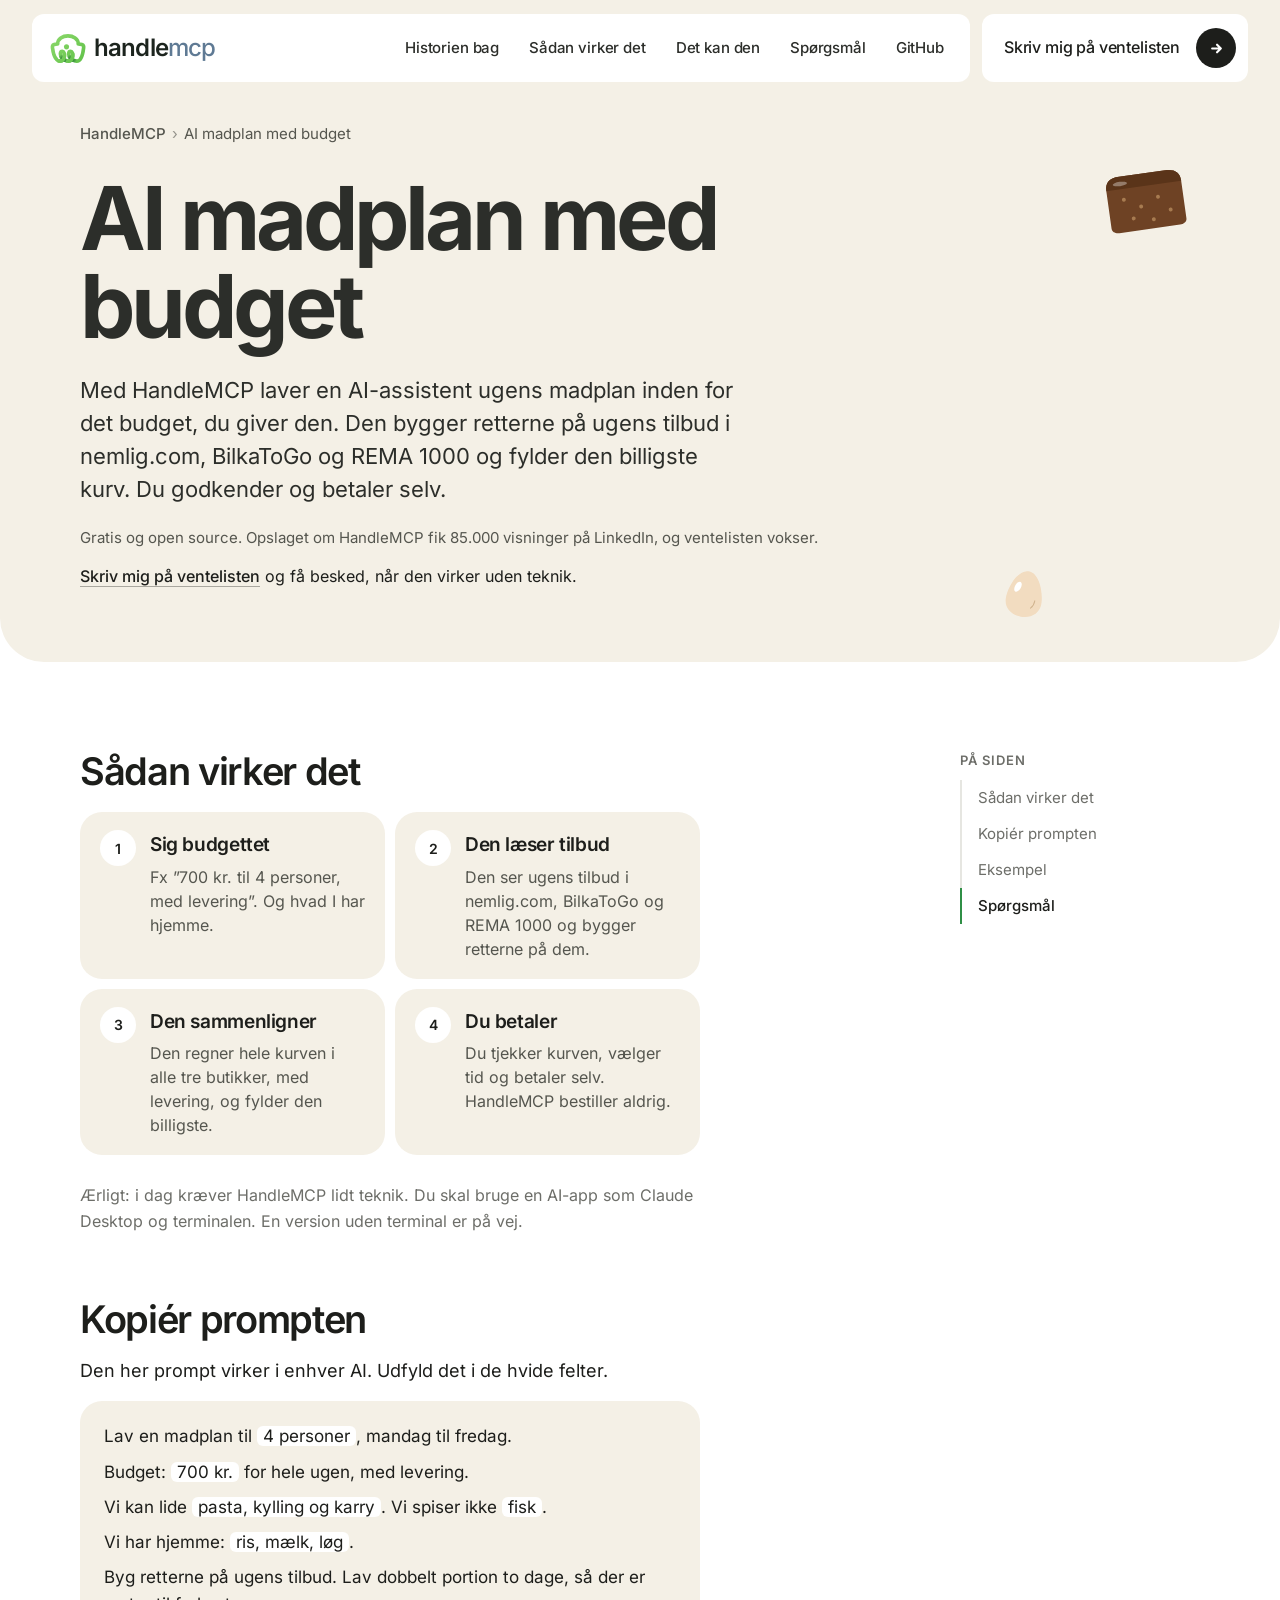
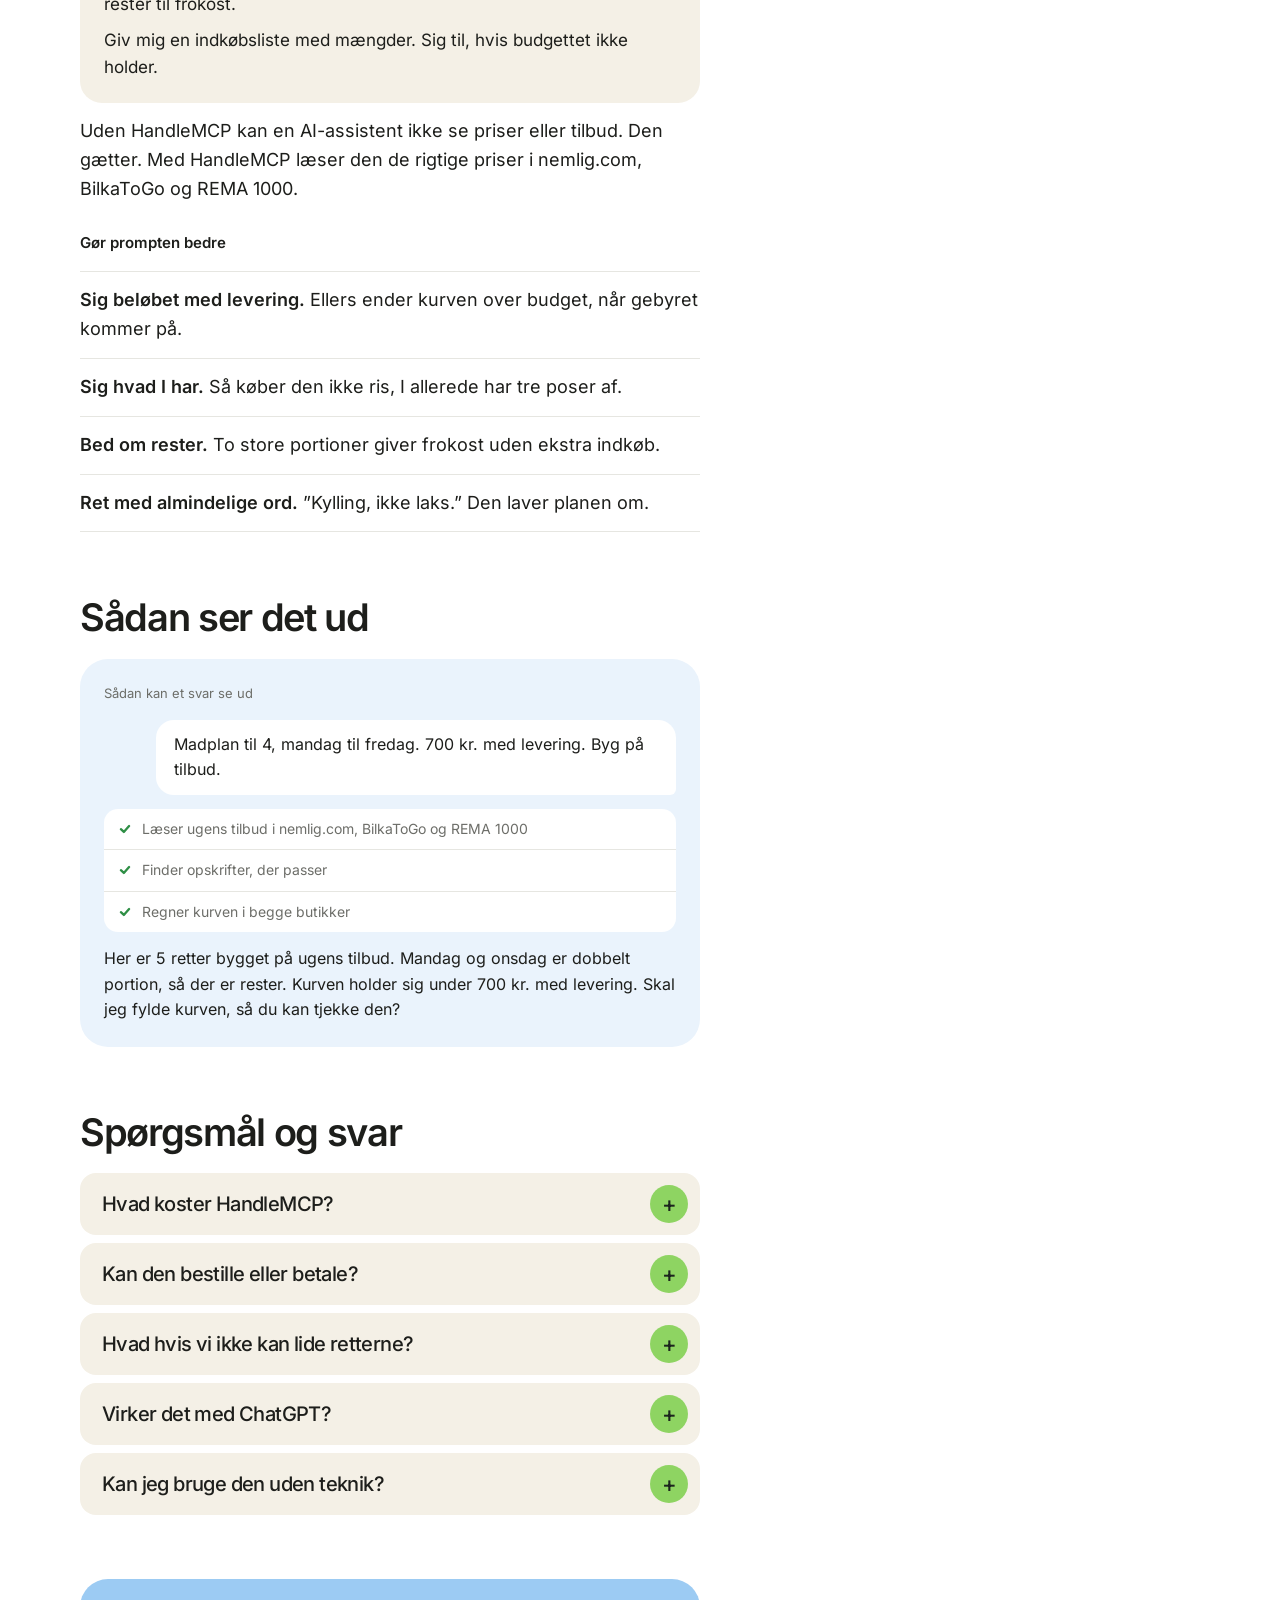
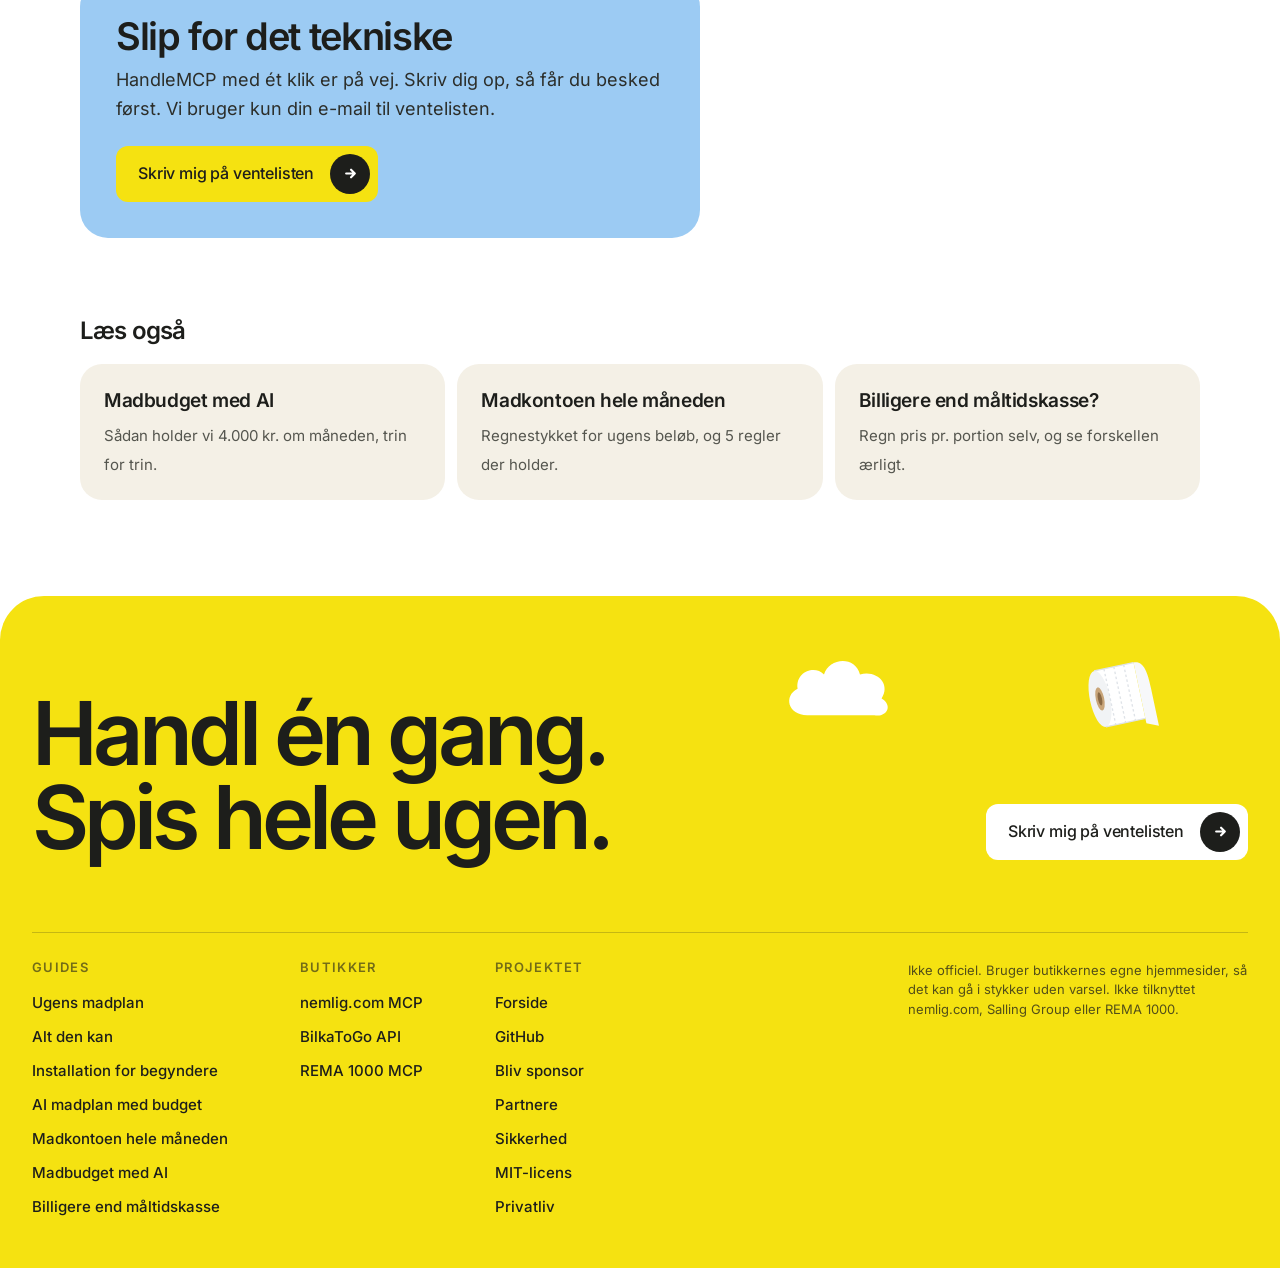
<file: ai-madplan-budget/index.html>
<!doctype html>
<html lang="da">
<head>
<meta charset="utf-8">
<meta name="viewport" content="width=device-width, initial-scale=1">
<title>AI madplan med budget: ugens mad på tilbud · HandleMCP</title>
<meta name="description" content="Giv en AI-assistent et budget. HandleMCP bygger madplanen på ugens tilbud i nemlig.com, BilkaToGo og REMA 1000 og fylder den billigste kurv. Du godkender.">
<link rel="canonical" href="https://handlemcp.dk/ai-madplan-budget/">
<meta name="robots" content="index, follow, max-image-preview:large">
<meta name="color-scheme" content="light">
<meta property="og:site_name" content="HandleMCP">
<meta property="og:locale" content="da_DK">
<meta property="og:type" content="article">
<meta property="og:url" content="https://handlemcp.dk/ai-madplan-budget/">
<meta property="og:title" content="AI madplan med budget: ugens mad på tilbud · HandleMCP">
<meta property="og:description" content="Giv en AI-assistent et budget. HandleMCP bygger madplanen på ugens tilbud i nemlig.com, BilkaToGo og REMA 1000 og fylder den billigste kurv. Du godkender.">
<meta property="og:image" content="https://handlemcp.dk/og.png">
<meta name="twitter:card" content="summary_large_image">
<link rel="icon" href="/favicon.ico" sizes="any">
<link rel="icon" href="/favicon-48.png" sizes="48x48" type="image/png">
<link rel="icon" href="/logo.svg" type="image/svg+xml">
<link rel="apple-touch-icon" href="/apple-touch-icon.png">
<link rel="stylesheet" href="/sider.css">
<script type="application/ld+json">
{
 "@context": "https://schema.org",
 "@graph": [
  {
   "@type": "SoftwareApplication",
   "@id": "https://handlemcp.dk/#software",
   "name": "HandleMCP",
   "alternateName": [
    "handle-mcp",
    "Handle MCP"
   ],
   "description": "En AI-assistent laver ugens madplan inden for jeres budget, bygget på tilbud i nemlig.com, BilkaToGo og REMA 1000, og fylder den billigste kurv. Du betaler altid selv.",
   "url": "https://handlemcp.dk/",
   "applicationCategory": "UtilitiesApplication",
   "operatingSystem": "macOS, Linux, Windows",
   "license": "https://opensource.org/licenses/MIT",
   "isAccessibleForFree": true,
   "offers": {
    "@type": "Offer",
    "price": "0",
    "priceCurrency": "DKK"
   },
   "sameAs": [
    "https://github.com/NJohansen/handle-mcp"
   ],
   "author": {
    "@type": "Person",
    "name": "Niclas Johansen",
    "url": "https://github.com/NJohansen"
   }
  },
  {
   "@type": "FAQPage",
   "@id": "https://handlemcp.dk/ai-madplan-budget/#faq",
   "url": "https://handlemcp.dk/ai-madplan-budget/",
   "inLanguage": "da",
   "mainEntity": [
    {
     "@type": "Question",
     "name": "Hvad koster HandleMCP?",
     "acceptedAnswer": {
      "@type": "Answer",
      "text": "Intet. Den er gratis og open source. Varer og levering betaler du til butikken, som du plejer."
     }
    },
    {
     "@type": "Question",
     "name": "Kan den bestille eller betale?",
     "acceptedAnswer": {
      "@type": "Answer",
      "text": "Nej. Den fylder kun kurven, når du siger ja. Du tjekker kurven og betaler selv."
     }
    },
    {
     "@type": "Question",
     "name": "Hvad hvis vi ikke kan lide retterne?",
     "acceptedAnswer": {
      "@type": "Answer",
      "text": "Så siger du det. ”Ingen fisk.” ”Mere pasta.” Den laver planen om, før noget kommer i kurven."
     }
    },
    {
     "@type": "Question",
     "name": "Virker det med ChatGPT?",
     "acceptedAnswer": {
      "@type": "Answer",
      "text": "Prompten ovenfor virker i alle AI'er. HandleMCP kræver i dag en AI-app, der kan bruge MCP på din computer, fx Claude Desktop."
     }
    },
    {
     "@type": "Question",
     "name": "Kan jeg bruge den uden teknik?",
     "acceptedAnswer": {
      "@type": "Answer",
      "text": "Ikke endnu. I dag kræver det terminalen. Skriv dig på ventelisten, så får du besked, når den virker med ét klik."
     }
    }
   ]
  },
  {
   "@type": "BreadcrumbList",
   "itemListElement": [
    {
     "@type": "ListItem",
     "position": 1,
     "name": "HandleMCP",
     "item": "https://handlemcp.dk/"
    },
    {
     "@type": "ListItem",
     "position": 2,
     "name": "AI madplan med budget",
     "item": "https://handlemcp.dk/ai-madplan-budget/"
    }
   ]
  }
 ]
}
</script>
<script defer src="https://cloud.umami.is/script.js" data-website-id="a6431afb-4982-436d-8b11-bfb33da3baa9" data-domains="handlemcp.dk" data-do-not-track="true"></script>
</head>
<body>
<div class="top"><div class="doodles" aria-hidden="true"><img class="doodle" src="/doodles/bread.svg" alt="Tegning af et rugbrød" width="90" style="top:150px;right:7%;--r:-8deg"><img class="doodle d2" src="/doodles/egg.svg" alt="Tegning af et æg" width="50" style="bottom:44px;right:18%;--r:10deg"></div>
<header class="wrap navwrap">
  <nav>
    <div class="navbox">
    <a class="brand" href="/" aria-label="HandleMCP"><span class="logo"><svg aria-hidden="true" viewBox="1.4 2.6 33.6 28.2" fill="none"><defs><linearGradient id="hm-l" x1="5" y1="3" x2="33" y2="30" gradientUnits="userSpaceOnUse"><stop stop-color="#8bd86a"/><stop offset="1" stop-color="#62c24a"/></linearGradient><radialGradient id="hm-r0" cx="13.777323152349465" cy="27.351026727848833" r="5.1" gradientUnits="userSpaceOnUse"><stop offset=".3" stop-color="#1f6e34" stop-opacity=".75"/><stop offset="1" stop-color="#1f6e34" stop-opacity="0"/></radialGradient><radialGradient id="hm-r1" cx="21.57735077331905" cy="27.351130921906602" r="5.1" gradientUnits="userSpaceOnUse"><stop offset=".3" stop-color="#1f6e34" stop-opacity=".75"/><stop offset="1" stop-color="#1f6e34" stop-opacity="0"/></radialGradient></defs><path d="M8.5 13 C 5.5 13, 3.2 13.4, 3.6 16.4 C 4.4 22.5, 6.2 29, 11 29 C 15.5 29, 16 19.8, 12.9 19.8 C 10.4 19.8, 10.5 24, 12.6 26.3 C 13.6 27.4, 14.8 28.1, 16.2 28.5 C 17 28.8, 17.8 29, 18.8 29 C 23.3 29, 23.8 19.8, 20.7 19.8 C 18.2 19.8, 18.3 24, 20.4 26.3 C 21.4 27.4, 22.6 28.1, 24 28.5 C 24.8 28.8, 25.6 29, 26.5 29 C 30.6 29, 32.2 22.5, 32.9 16.4 C 33.3 13.4, 30.8 13, 27.8 13 C 28 2.8, 8.3 2.8, 8.5 13" stroke="url(#hm-l)" stroke-width="3.4" stroke-linecap="round" stroke-linejoin="round"/><path d="M11.11 23.23 L11.13 23.32 L11.15 23.41 L11.17 23.50 L11.19 23.59 L11.21 23.67 L11.23 23.76 L11.26 23.85 L11.28 23.94 L11.31 24.02 L11.34 24.11 L11.37 24.19 L11.40 24.28 L11.43 24.36 L11.46 24.45 L11.49 24.53 L11.53 24.62 L11.57 24.70 L11.60 24.78 L11.64 24.86 L11.68 24.94 L11.72 25.03 L11.76 25.11 L11.81 25.19 L11.85 25.26 L11.90 25.34 L11.94 25.42 L11.99 25.50 L12.04 25.57 L12.09 25.65 L12.14 25.72 L12.19 25.80 L12.25 25.87 L12.30 25.94 L12.36 26.01 L12.41 26.08 L12.47 26.15 L12.53 26.22 L12.59 26.29 L12.65 26.36 L12.71 26.42 L12.78 26.49 L12.84 26.55 L12.90 26.62 L12.97 26.68 L13.04 26.74 L13.10 26.80 L13.17 26.86 L13.24 26.92 L13.31 26.98 L13.38 27.04 L13.45 27.10 L13.52 27.16 L13.59 27.21 L13.66 27.27 L13.73 27.32 L13.81 27.37 L13.88 27.42 L13.96 27.47 L14.03 27.52 L14.11 27.57 L14.18 27.62 L14.26 27.67 L14.34 27.72 L14.42 27.76 L14.50 27.80 L14.58 27.85 L14.66 27.89 L14.74 27.93 L14.82 27.97 L14.90 28.01 L14.98 28.05 L15.06 28.09 L15.15 28.12 L15.23 28.16 L15.31 28.19 L15.40 28.23 L15.48 28.26 L15.57 28.29 L15.65 28.32 L15.74 28.35 L15.82 28.38 L15.91 28.41 L15.99 28.44 L16.08 28.47 L16.17 28.49 L16.25 28.52 L16.34 28.55 L16.42 28.58 L16.51 28.61 L16.60 28.64 L16.68 28.67 L16.77 28.69 L16.85 28.72 L16.94 28.74 L17.03 28.77 L17.12 28.79 L17.20 28.81 L17.29 28.83 L17.38 28.85 L17.47 28.87 L17.56 28.89 L17.65 28.90 L17.74 28.92 L17.83 28.93 L17.92 28.94 L18.01 28.96 L18.10 28.97 L18.19 28.97 L18.28 28.98 L18.37 28.99 L18.46 28.99" stroke="url(#hm-r0)" stroke-width="3.4" stroke-linecap="butt"/><path d="M18.91 23.21 L18.92 23.30 L18.94 23.39 L18.96 23.47 L18.98 23.56 L19.00 23.65 L19.03 23.74 L19.05 23.83 L19.08 23.91 L19.10 24.00 L19.13 24.09 L19.16 24.17 L19.19 24.26 L19.22 24.34 L19.25 24.43 L19.29 24.51 L19.32 24.59 L19.36 24.68 L19.39 24.76 L19.43 24.84 L19.47 24.92 L19.51 25.00 L19.55 25.08 L19.60 25.16 L19.64 25.24 L19.68 25.32 L19.73 25.40 L19.78 25.48 L19.83 25.55 L19.88 25.63 L19.93 25.70 L19.98 25.78 L20.03 25.85 L20.09 25.92 L20.14 26.00 L20.20 26.07 L20.26 26.14 L20.32 26.20 L20.38 26.27 L20.44 26.34 L20.50 26.41 L20.56 26.47 L20.62 26.54 L20.69 26.60 L20.75 26.66 L20.82 26.73 L20.88 26.79 L20.95 26.85 L21.02 26.91 L21.09 26.97 L21.16 27.03 L21.23 27.08 L21.30 27.14 L21.37 27.20 L21.44 27.25 L21.51 27.30 L21.59 27.36 L21.66 27.41 L21.74 27.46 L21.81 27.51 L21.89 27.56 L21.96 27.61 L22.04 27.66 L22.12 27.70 L22.20 27.75 L22.28 27.79 L22.35 27.84 L22.43 27.88 L22.51 27.92 L22.60 27.96 L22.68 28.00 L22.76 28.04 L22.84 28.08 L22.92 28.11 L23.01 28.15 L23.09 28.19 L23.17 28.22 L23.26 28.25 L23.34 28.28 L23.43 28.32 L23.51 28.35 L23.60 28.38 L23.69 28.40 L23.77 28.43 L23.86 28.46 L23.95 28.48 L24.03 28.51 L24.12 28.54 L24.20 28.57 L24.29 28.60 L24.37 28.63 L24.46 28.66 L24.55 28.69 L24.63 28.71 L24.72 28.74 L24.81 28.76 L24.89 28.79 L24.98 28.81 L25.07 28.83 L25.16 28.85 L25.25 28.87 L25.33 28.89 L25.42 28.90 L25.51 28.92 L25.60 28.93 L25.69 28.95 L25.78 28.96 L25.87 28.97 L25.96 28.98 L26.05 28.98 L26.14 28.99 L26.23 28.99 L26.32 29.00" stroke="url(#hm-r1)" stroke-width="3.4" stroke-linecap="butt"/><path d="M8.70 28.41 L8.78 28.46 L8.86 28.50 L8.94 28.54 L9.02 28.58 L9.10 28.62 L9.19 28.65 L9.27 28.68 L9.36 28.72 L9.44 28.75 L9.53 28.77 L9.61 28.80 L9.70 28.83 L9.79 28.85 L9.88 28.87 L9.96 28.89 L10.05 28.91 L10.14 28.93 L10.23 28.94 L10.32 28.95 L10.41 28.97 L10.50 28.98 L10.59 28.98 L10.68 28.99 L10.77 29.00 L10.86 29.00 L10.95 29.00 L11.04 29.00 L11.13 29.00 L11.22 28.99 L11.31 28.98 L11.40 28.97 L11.49 28.96 L11.58 28.95 L11.67 28.93 L11.76 28.91 L11.85 28.88 L11.93 28.86 L12.02 28.83 L12.10 28.80 L12.19 28.76 L12.27 28.72 L12.35 28.68 L12.43 28.64 L12.51 28.60 L12.59 28.55 L12.67 28.50 L12.74 28.45 L12.81 28.40 L12.89 28.34 L12.96 28.29 L13.03 28.23 L13.09 28.17 L13.16 28.11 L13.22 28.04 L13.29 27.98 L13.35 27.91 L13.41 27.84 L13.47 27.77 L13.52 27.70 L13.58 27.63 L13.63 27.56 L13.69 27.49 L13.74 27.41 L13.79 27.34 L13.84 27.26 L13.88 27.18 L13.93 27.10 L13.97 27.03 L14.02 26.95 L14.06 26.87 L14.10 26.79 L14.14 26.70 L14.18 26.62 L14.22 26.54 L14.25 26.46 L14.29 26.37 L14.32 26.29 L14.35 26.20 L14.38 26.12 L14.42 26.03 L14.44 25.95 L14.47 25.86 L14.50 25.78 L14.53 25.69 L14.55 25.60 L14.58 25.52 L14.60 25.43 L14.62 25.34 L14.64 25.25 L14.66 25.16 L14.68 25.08 L14.70 24.99 L14.72 24.90 L14.74 24.81 L14.75 24.72 L14.77 24.63 L14.78 24.54 L14.79 24.45 L14.80 24.36 L14.82 24.27 L14.83 24.18 L14.83 24.09 L14.84 24.00 L14.85 23.91 L14.86 23.82 L14.86 23.73 L14.86 23.64 L14.87 23.55 L14.87 23.46 L14.87 23.37 L14.87 23.28 L14.87 23.19 L14.87 23.10 L14.87 23.01 L14.86 22.92 L14.86 22.83 L14.85 22.74 L14.84 22.65 L14.83 22.56 L14.82 22.47 L14.81 22.38 L14.80 22.29 L14.79 22.20 L14.77 22.11 L14.76 22.02 L14.74 21.93 L14.72 21.84" stroke="url(#hm-l)" stroke-width="3.4" stroke-linecap="butt"/><path d="M16.51 28.61 L16.60 28.64 L16.68 28.67 L16.77 28.69 L16.85 28.72 L16.94 28.74 L17.03 28.77 L17.12 28.79 L17.20 28.81 L17.29 28.83 L17.38 28.85 L17.47 28.87 L17.56 28.89 L17.65 28.90 L17.74 28.92 L17.83 28.93 L17.92 28.94 L18.01 28.96 L18.10 28.97 L18.19 28.97 L18.28 28.98 L18.37 28.99 L18.46 28.99 L18.55 29.00 L18.64 29.00 L18.73 29.00 L18.82 29.00 L18.91 29.00 L19.00 28.99 L19.09 28.99 L19.18 28.98 L19.27 28.97 L19.36 28.95 L19.45 28.93 L19.54 28.91 L19.62 28.89 L19.71 28.86 L19.80 28.83 L19.88 28.80 L19.97 28.77 L20.05 28.73 L20.13 28.70 L20.21 28.65 L20.29 28.61 L20.37 28.56 L20.45 28.52 L20.52 28.47 L20.59 28.41 L20.67 28.36 L20.74 28.30 L20.81 28.24 L20.88 28.18 L20.94 28.12 L21.01 28.06 L21.07 28.00 L21.13 27.93 L21.19 27.86 L21.25 27.79 L21.31 27.72 L21.36 27.65 L21.42 27.58 L21.47 27.51 L21.52 27.43 L21.57 27.36 L21.62 27.28 L21.67 27.20 L21.72 27.13 L21.76 27.05 L21.81 26.97 L21.85 26.89 L21.89 26.81 L21.93 26.73 L21.97 26.64 L22.01 26.56 L22.04 26.48 L22.08 26.40 L22.11 26.31 L22.14 26.23 L22.18 26.14 L22.21 26.06 L22.24 25.97 L22.27 25.89 L22.29 25.80 L22.32 25.71 L22.35 25.63 L22.37 25.54 L22.39 25.45 L22.42 25.36 L22.44 25.28 L22.46 25.19 L22.48 25.10 L22.50 25.01 L22.52 24.92 L22.53 24.83 L22.55 24.74 L22.56 24.65 L22.58 24.57 L22.59 24.48 L22.60 24.39 L22.61 24.30 L22.62 24.21 L22.63 24.12 L22.64 24.03 L22.65 23.94 L22.65 23.85 L22.66 23.76 L22.66 23.66 L22.67 23.57 L22.67 23.48 L22.67 23.39 L22.67 23.30 L22.67 23.21 L22.67 23.12 L22.67 23.03 L22.66 22.94 L22.66 22.85 L22.65 22.76 L22.64 22.67 L22.64 22.58 L22.63 22.49 L22.62 22.40 L22.60 22.31 L22.59 22.22 L22.58 22.13 L22.56 22.04 L22.54 21.95 L22.52 21.86" stroke="url(#hm-l)" stroke-width="3.4" stroke-linecap="butt"/><circle cx="16.8" cy="15.6" r="2.4" fill="url(#hm-l)"/></svg></span><span>handle<span class="mcp">mcp</span></span></a>
    <ul>
      <li class="opt"><a href="/#losning">Historien bag</a></li>
      <li class="opt"><a href="/#saadan">Sådan virker det</a></li>
      <li class="opt"><a href="/#kan">Det kan den</a></li>
      <li class="opt wide"><a href="/#faq">Spørgsmål</a></li>
      <li class="opt"><a class="gh" href="https://github.com/NJohansen/handle-mcp" aria-label="GitHub" data-umami-event="github" data-umami-event-sted="nav"><svg class="ghmark" viewBox="0 0 16 16" aria-hidden="true"><path d="M8 0C3.58 0 0 3.58 0 8c0 3.54 2.29 6.53 5.47 7.59.4.07.55-.17.55-.38 0-.19-.01-.82-.01-1.49-2.01.37-2.53-.49-2.69-.94-.09-.23-.48-.94-.82-1.13-.28-.15-.68-.52-.01-.53.63-.01 1.08.58 1.23.82.72 1.21 1.87.87 2.33.66.07-.52.28-.87.51-1.07-1.78-.2-3.64-.89-3.64-3.95 0-.87.31-1.59.82-2.15-.08-.2-.36-1.02.08-2.12 0 0 .67-.21 2.2.82.64-.18 1.32-.27 2-.27.68 0 1.36.09 2 .27 1.53-1.04 2.2-.82 2.2-.82.44 1.1.16 1.92.08 2.12.51.56.82 1.27.82 2.15 0 3.07-1.87 3.75-3.65 3.95.29.25.54.73.54 1.48 0 1.07-.01 1.93-.01 2.2 0 .21.15.46.55.38A8.013 8.013 0 0016 8c0-4.42-3.58-8-8-8z"/></svg><span class="ghw">GitHub</span><span class="stars" id="stars" hidden aria-label="stjerner på GitHub"><svg viewBox="0 0 16 16" aria-hidden="true"><path d="M8 .9l2.2 4.5 4.9.7-3.6 3.5.9 4.9L8 12.2l-4.4 2.3.9-4.9L.9 6.1l4.9-.7z"/></svg><span id="stars-n"></span></span></a></li>
    </ul>
    </div>
    <a class="btn navcta" href="https://tally.so/r/ArKdkW" data-tally="ArKdkW" data-sted="nav"><span class="lg">Skriv mig på ventelisten</span><span class="sm">Venteliste</span> <i><svg viewBox="0 0 12 12" aria-hidden="true"><path d="M2 6h8M6.5 2.5L10 6l-3.5 3.5"/></svg></i></a>
  </nav>
</header>
<div class="wrap"><div class="intro">
<ol class="crumbs" aria-label="Brødkrumme"><li><a href="/">HandleMCP</a></li><li aria-current="page">AI madplan med budget</li></ol>
<h1>AI madplan med budget</h1>
<p class="lead">Med HandleMCP laver en AI-assistent ugens madplan inden for det budget, du giver den. Den bygger retterne på ugens tilbud i nemlig.com, BilkaToGo og REMA 1000 og fylder den billigste kurv. Du godkender og betaler selv.</p>
<p class="proof">Gratis og open source. Opslaget om HandleMCP fik 85.000 visninger på LinkedIn, og ventelisten vokser.</p>
<p class="toplink"><a href="https://tally.so/r/ArKdkW?ref=seo-ai-madplan-budget-top" data-tally="ArKdkW" data-sted="seo-ai-madplan-budget-top">Skriv mig på ventelisten</a> og få besked, når den virker uden teknik.</p>
</div></div>
</div>

<main class="wrap">
<div class="page">
<article>
<h2 id="saadan">Sådan virker det</h2>
<ol class="steps">
<li><h3>Sig budgettet</h3><p>Fx ”700 kr. til 4 personer, med levering”. Og hvad I har hjemme.</p></li>
<li><h3>Den læser tilbud</h3><p>Den ser ugens tilbud i nemlig.com, BilkaToGo og REMA 1000 og bygger retterne på dem.</p></li>
<li><h3>Den sammenligner</h3><p>Den regner hele kurven i alle tre butikker, med levering, og fylder den billigste.</p></li>
<li><h3>Du betaler</h3><p>Du tjekker kurven, vælger tid og betaler selv. HandleMCP bestiller aldrig.</p></li>
</ol>
<p class="small">Ærligt: i dag kræver HandleMCP lidt teknik. Du skal bruge en AI-app som Claude Desktop og terminalen. En version uden terminal er på vej.</p>

<h2 id="prompt">Kopiér prompten</h2>
<p>Den her prompt virker i enhver AI. Udfyld det i de hvide felter.</p>
<div class="copy">
<p>Lav en madplan til <em>4 personer</em>, mandag til fredag.</p>
<p>Budget: <em>700 kr.</em> for hele ugen, med levering.</p>
<p>Vi kan lide <em>pasta, kylling og karry</em>. Vi spiser ikke <em>fisk</em>.</p>
<p>Vi har hjemme: <em>ris, mælk, løg</em>.</p>
<p>Byg retterne på ugens tilbud. Lav dobbelt portion to dage, så der er rester til frokost.</p>
<p>Giv mig en indkøbsliste med mængder. Sig til, hvis budgettet ikke holder.</p>
</div>
<p>Uden HandleMCP kan en AI-assistent ikke se priser eller tilbud. Den gætter. Med HandleMCP læser den de rigtige priser i nemlig.com, BilkaToGo og REMA 1000.</p>
<p class="label">Gør prompten bedre</p>
<ul class="rows">
<li><b>Sig beløbet med levering.</b> Ellers ender kurven over budget, når gebyret kommer på.</li>
<li><b>Sig hvad I har.</b> Så køber den ikke ris, I allerede har tre poser af.</li>
<li><b>Bed om rester.</b> To store portioner giver frokost uden ekstra indkøb.</li>
<li><b>Ret med almindelige ord.</b> ”Kylling, ikke laks.” Den laver planen om.</li>
</ul>

<h2 id="eksempel">Sådan ser det ud</h2>
<div class="chat"><p class="hd"><span>Sådan kan et svar se ud</span></p>
<p class="you"><span>Madplan til 4, mandag til fredag. 700 kr. med levering. Byg på tilbud.</span></p>
<div class="tools"><div class="tool"><svg viewBox="0 0 12 12" aria-hidden="true"><path d="M2.5 6.2 5 8.5l4.5-5"/></svg>Læser ugens tilbud i nemlig.com, BilkaToGo og REMA 1000</div><div class="tool"><svg viewBox="0 0 12 12" aria-hidden="true"><path d="M2.5 6.2 5 8.5l4.5-5"/></svg>Finder opskrifter, der passer</div><div class="tool"><svg viewBox="0 0 12 12" aria-hidden="true"><path d="M2.5 6.2 5 8.5l4.5-5"/></svg>Regner kurven i begge butikker</div></div>
<p class="ai">Her er 5 retter bygget på ugens tilbud. Mandag og onsdag er dobbelt portion, så der er rester. Kurven holder sig under 700 kr. med levering. Skal jeg fylde kurven, så du kan tjekke den?</p></div>

<h2 id="faq">Spørgsmål og svar</h2>
<div class="faq">
  <details><summary>Hvad koster HandleMCP?</summary><p>Intet. Den er gratis og open source. Varer og levering betaler du til butikken, som du plejer.</p></details>
  <details><summary>Kan den bestille eller betale?</summary><p>Nej. Den fylder kun kurven, når du siger ja. Du tjekker kurven og betaler selv.</p></details>
  <details><summary>Hvad hvis vi ikke kan lide retterne?</summary><p>Så siger du det. ”Ingen fisk.” ”Mere pasta.” Den laver planen om, før noget kommer i kurven.</p></details>
  <details><summary>Virker det med ChatGPT?</summary><p>Prompten ovenfor virker i alle AI'er. HandleMCP kræver i dag en AI-app, der kan bruge MCP på din computer, fx Claude Desktop.</p></details>
  <details><summary>Kan jeg bruge den uden teknik?</summary><p>Ikke endnu. I dag kræver det terminalen. Skriv dig på ventelisten, så får du besked, når den virker med ét klik.</p></details>
</div>

<div class="cta">
<h2>Slip for det tekniske</h2>
<p>HandleMCP med ét klik er på vej. Skriv dig op, så får du besked først. Vi bruger kun din e-mail til ventelisten.</p>
<a class="btn" href="https://tally.so/r/ArKdkW?ref=seo-ai-madplan-budget" data-tally="ArKdkW" data-sted="seo-ai-madplan-budget">Skriv mig på ventelisten <i><svg viewBox="0 0 12 12" aria-hidden="true"><path d="M2 6h8M6.5 2.5L10 6l-3.5 3.5"/></svg></i></a>
</div>
</article>
<aside class="toc" aria-label="På siden"><b>På siden</b><ul><li><a href="#saadan">Sådan virker det</a></li><li><a href="#prompt">Kopiér prompten</a></li><li><a href="#eksempel">Eksempel</a></li><li><a href="#faq">Spørgsmål</a></li></ul></aside>
</div>

<div class="more"><h2>Læs også</h2><div class="cards"><a href="/madbudget-med-ai/"><b>Madbudget med AI</b><span>Sådan holder vi 4.000 kr. om måneden, trin for trin.</span></a><a href="/madkonto-hele-maaneden/"><b>Madkontoen hele måneden</b><span>Regnestykket for ugens beløb, og 5 regler der holder.</span></a><a href="/billigere-end-maaltidskasse/"><b>Billigere end måltidskasse?</b><span>Regn pris pr. portion selv, og se forskellen ærligt.</span></a></div></div>
</main>

<footer><div class="doodles" aria-hidden="true"><img class="doodle" src="/doodles/kitchenroll.svg" alt="Tegning af en køkkenrulle" width="84" style="top:56px;right:9%;--r:-12deg"><img class="doodle d2" src="/doodles/cloud.svg" alt="Tegning af en sky" width="120" style="top:40px;right:30%;--r:0deg"></div>
  <div class="wrap">
    <div class="ftop"><p class="big">Handl én gang.<br>Spis hele ugen.</p><a class="btn" href="https://tally.so/r/ArKdkW" data-tally="ArKdkW" data-sted="footer">Skriv mig på ventelisten <i><svg viewBox="0 0 12 12" aria-hidden="true"><path d="M2 6h8M6.5 2.5L10 6l-3.5 3.5"/></svg></i></a></div>
    <div class="fcols">
      <div><b>Guides</b><a href="/ugens-madplan/">Ugens madplan</a><a href="/det-kan-den/">Alt den kan</a><a href="/installation/">Installation for begyndere</a><a href="/ai-madplan-budget/" aria-current="page">AI madplan med budget</a><a href="/madkonto-hele-maaneden/">Madkontoen hele måneden</a><a href="/madbudget-med-ai/">Madbudget med AI</a><a href="/billigere-end-maaltidskasse/">Billigere end måltidskasse</a></div>
      <div><b>Butikker</b><a href="/nemlig-mcp/">nemlig.com MCP</a><a href="/bilkatogo-api/">BilkaToGo API</a><a href="/rema-1000-mcp/">REMA 1000 MCP</a></div>
      <div><b>Projektet</b><a href="/">Forside</a><a href="https://github.com/NJohansen/handle-mcp" data-umami-event="github" data-umami-event-sted="footer">GitHub</a><a href="https://github.com/sponsors/NJohansen" data-umami-event="sponsor" data-umami-event-sted="footer">Bliv sponsor</a><a href="/partnere/">Partnere</a><a href="https://github.com/NJohansen/handle-mcp/blob/main/docs/security.md">Sikkerhed</a><a href="https://github.com/NJohansen/handle-mcp/blob/main/LICENSE">MIT-licens</a><a href="/privatliv/">Privatliv</a></div>
      <p class="disc">Ikke officiel. Bruger butikkernes egne hjemmesider, så det kan gå i stykker uden varsel. Ikke tilknyttet nemlig.com, Salling Group eller REMA 1000.</p>
    </div>
  </div>
</footer>
<script>
// Live GitHub star count. If the call fails, the link just says "GitHub".
(function(){
  var el=document.getElementById('stars'),n=document.getElementById('stars-n');
  function show(c){if(typeof c==='number'){n.textContent=c.toLocaleString('da-DK');el.hidden=false}}
  try{var c=sessionStorage.getItem('hm-stars');if(c!==null){show(+c);return}}catch(e){}
  fetch('https://api.github.com/repos/NJohansen/handle-mcp',{headers:{Accept:'application/vnd.github+json'}})
    .then(function(r){return r.ok?r.json():null})
    .then(function(d){if(d&&typeof d.stargazers_count==='number'){show(d.stargazers_count);try{sessionStorage.setItem('hm-stars',d.stargazers_count)}catch(e){}}})
    .catch(function(){});
})();
</script>
<script>
// Waitlist popup. Any link with data-tally="<form id>" opens the Tally form as a popup.
// Tally's script loads only on the first click, so no third party runs before that.
// Without JS, or if the script fails, the link opens the form on tally.so.
// No data-umami-event on these links: Umami follows such links itself and would skip the popup.
(function(){
  var state='idle';
  function openForm(id){window.Tally.openPopup(id,{layout:'modal',width:560,autoClose:4000})}
  document.addEventListener('click',function(e){
    var btn=e.target.closest&&e.target.closest('[data-tally]');if(!btn)return;
    if(state==='loading')return; // a second click while loading falls through to tally.so
    e.preventDefault();var id=btn.getAttribute('data-tally');
    try{window.umami&&window.umami.track('skriv-mig-op',{sted:btn.getAttribute('data-sted')||''})}catch(err){}
    if(window.Tally){openForm(id);return}
    state='loading';
    var s=document.createElement('script');s.src='https://tally.so/widgets/embed.js';s.async=true;
    s.onload=function(){state='idle';window.Tally?openForm(id):location.href=btn.href};
    s.onerror=function(){state='idle';location.href=btn.href};
    document.head.appendChild(s);
  });
})();
</script>
<script>
// Analytics events that need JS. Umami is cookie-free; without it nothing happens.
(function(){
  function track(name,data){try{window.umami&&window.umami.track(name,data)}catch(e){}}
  // Tally posts a message from its iframe when someone submits the waitlist form.
  addEventListener('message',function(e){
    if(e.origin!=='https://tally.so')return;
    var d=e.data;if(typeof d==='string'){try{d=JSON.parse(d)}catch(err){return}}
    if(d&&d.event==='Tally.FormSubmitted')track('venteliste-tilmeldt');
  });
})();
</script>
<script>
// "På siden": mark the section you are reading.
(function(){
  var links=[].slice.call(document.querySelectorAll('.toc a'));if(!('IntersectionObserver' in window)||!links.length)return;
  var map={};links.forEach(function(a){map[a.getAttribute('href').slice(1)]=a});
  var io=new IntersectionObserver(function(es){es.forEach(function(e){if(e.isIntersecting){links.forEach(function(a){a.classList.remove('on')});map[e.target.id].classList.add('on')}})},{rootMargin:'0px 0px -70% 0px'});
  Object.keys(map).forEach(function(id){var h=document.getElementById(id);if(h)io.observe(h)});
})();
</script>
</body>
</html>
</file>
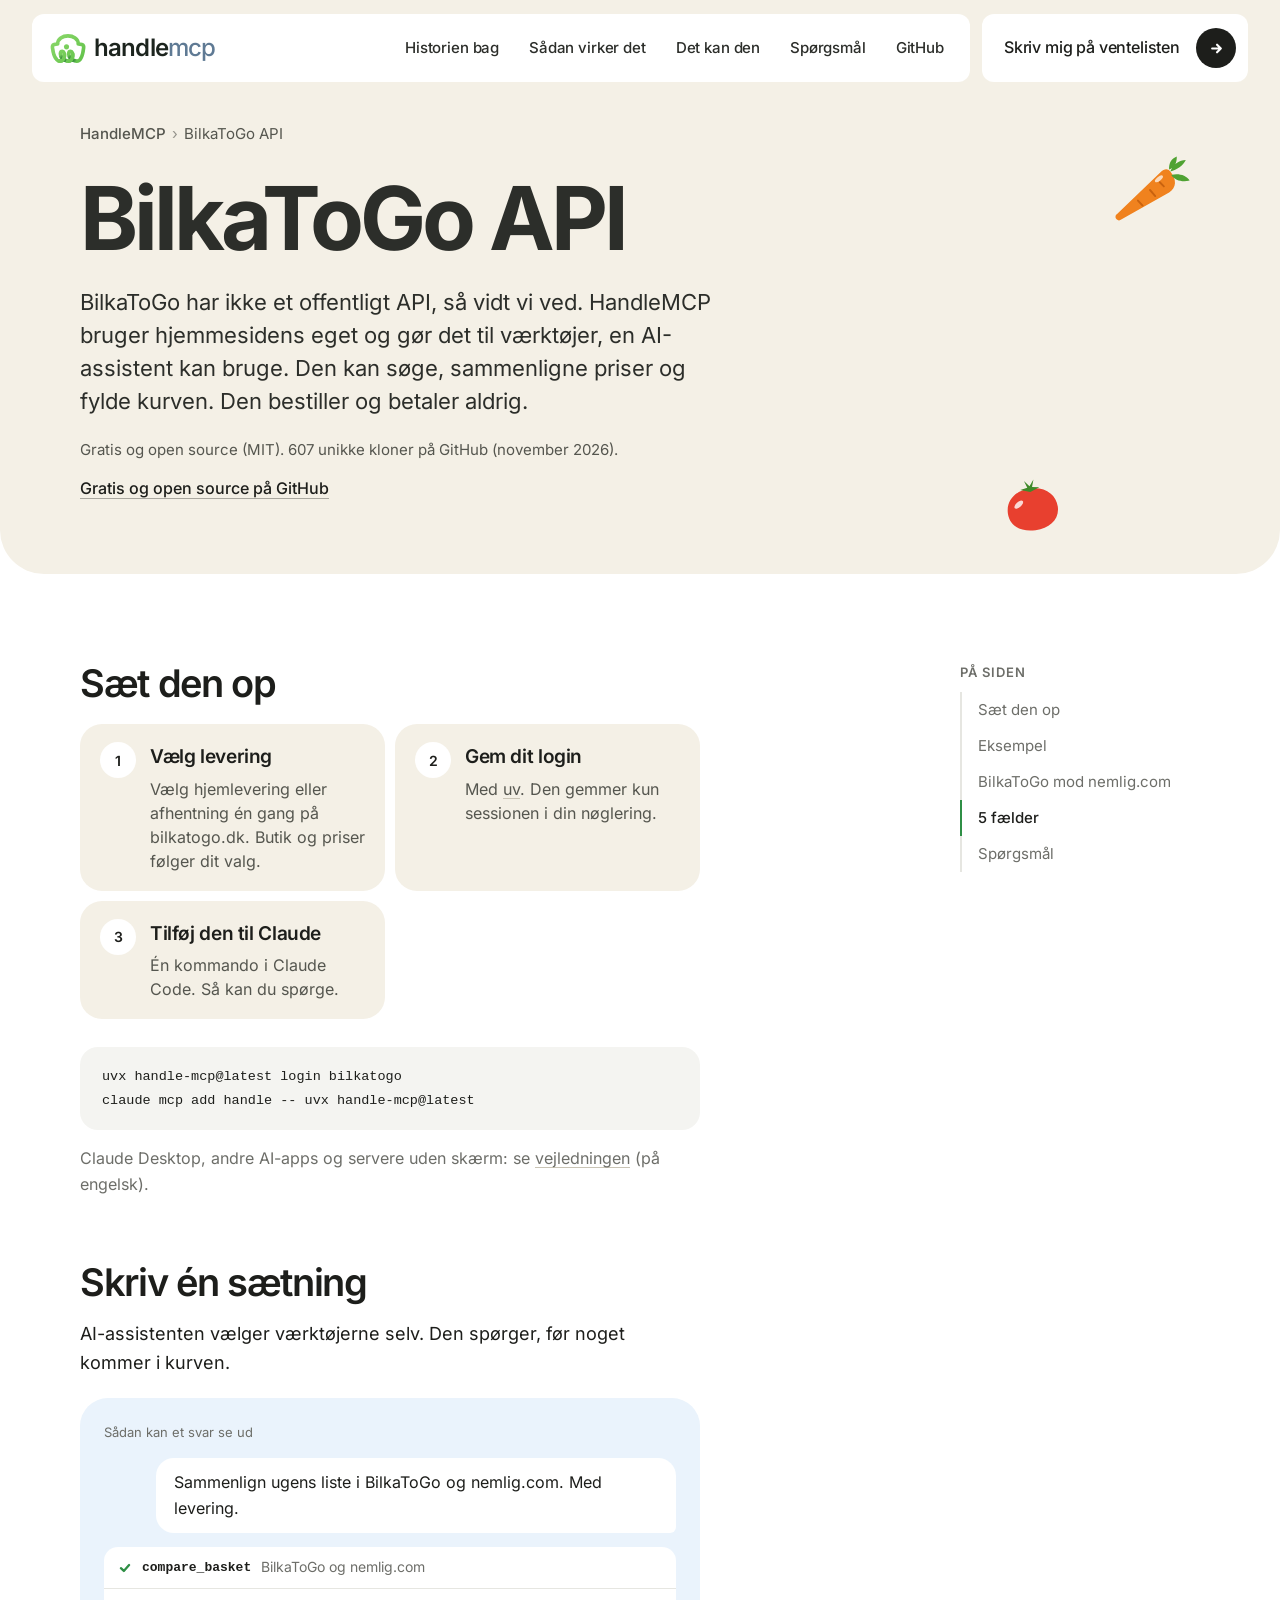
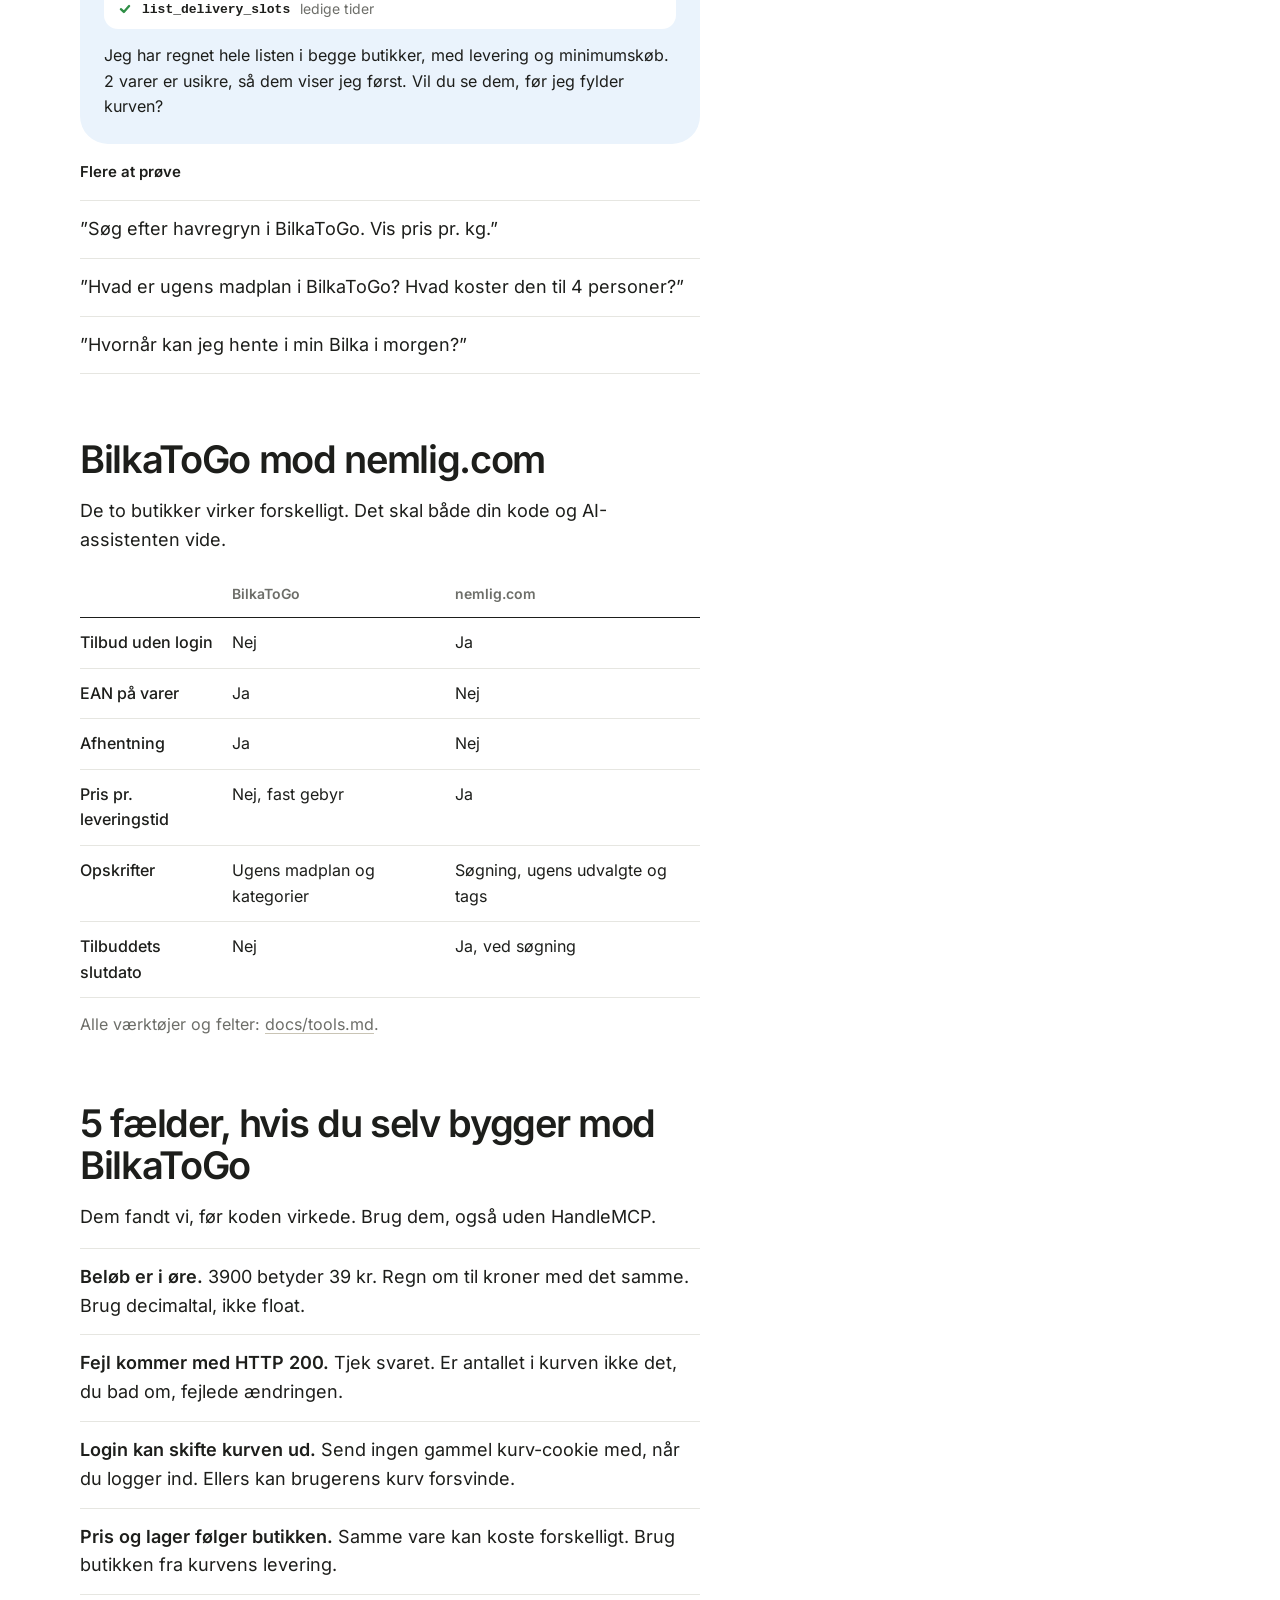
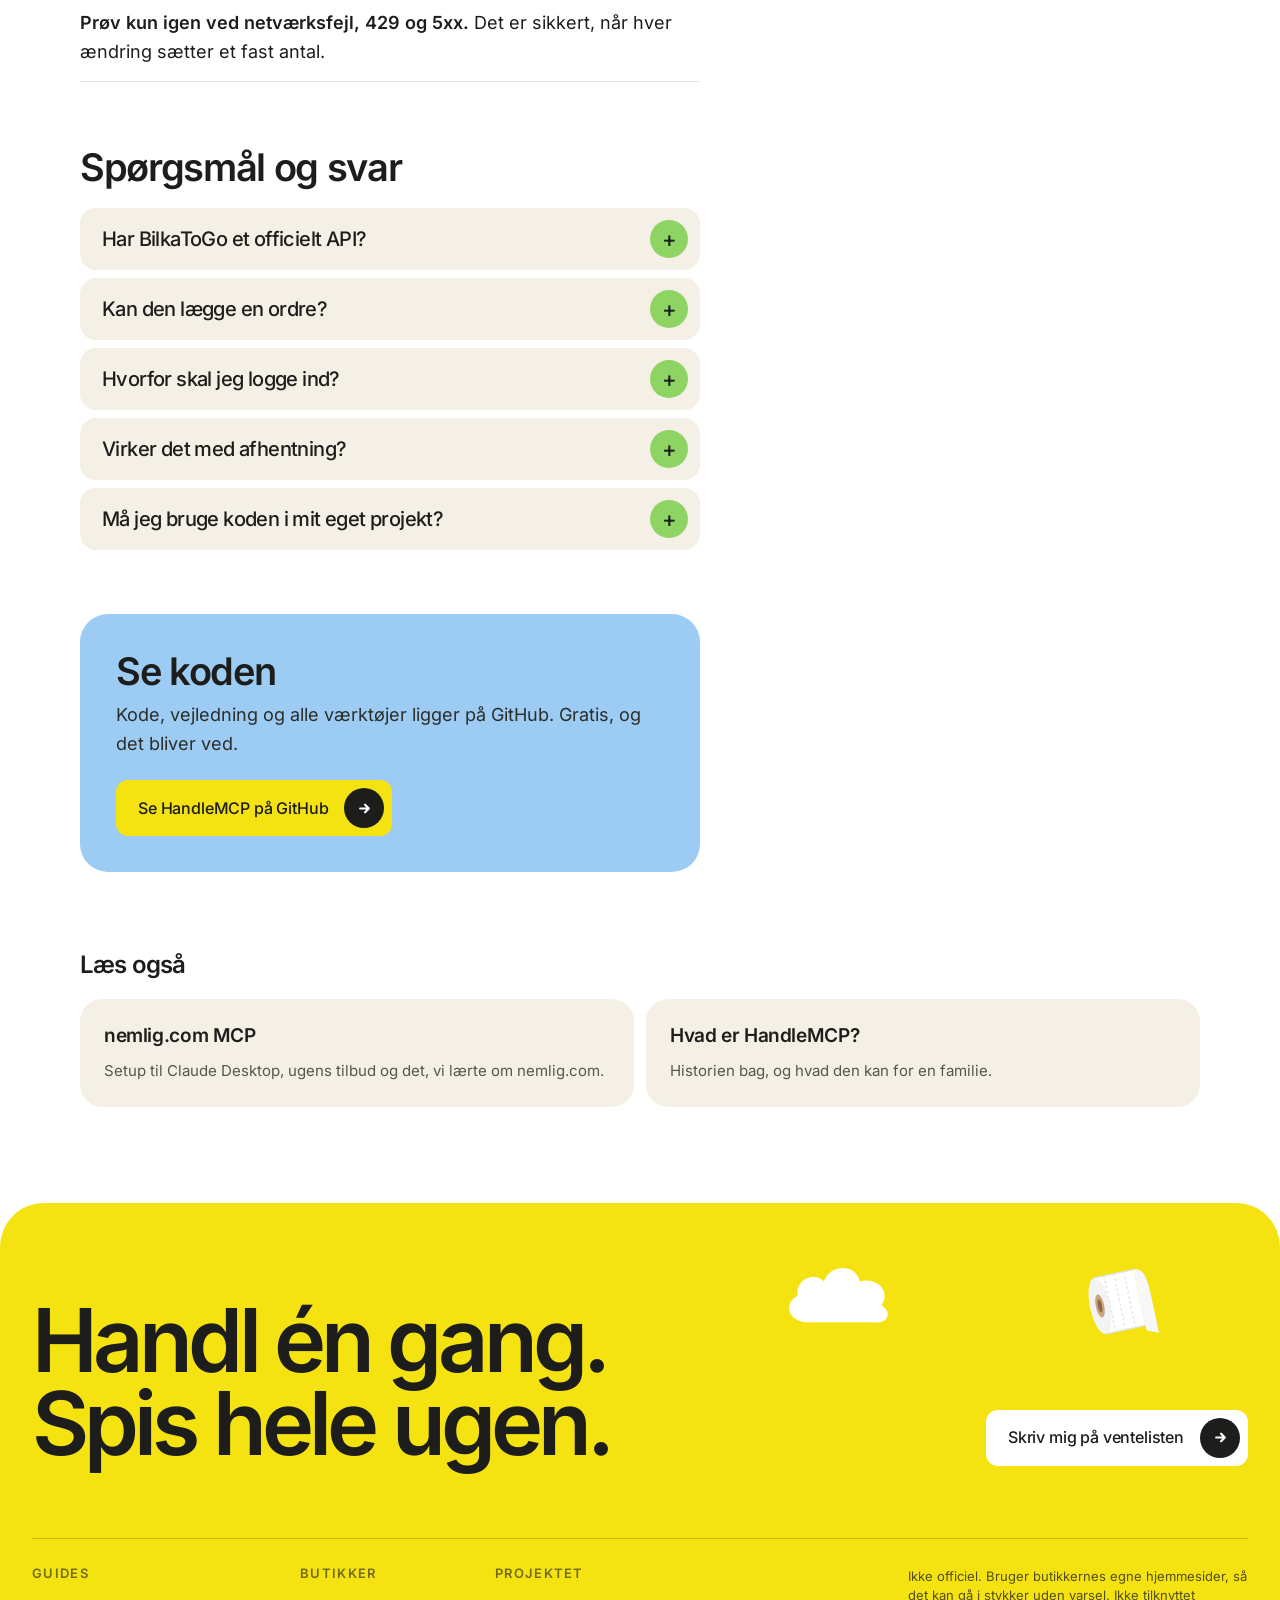
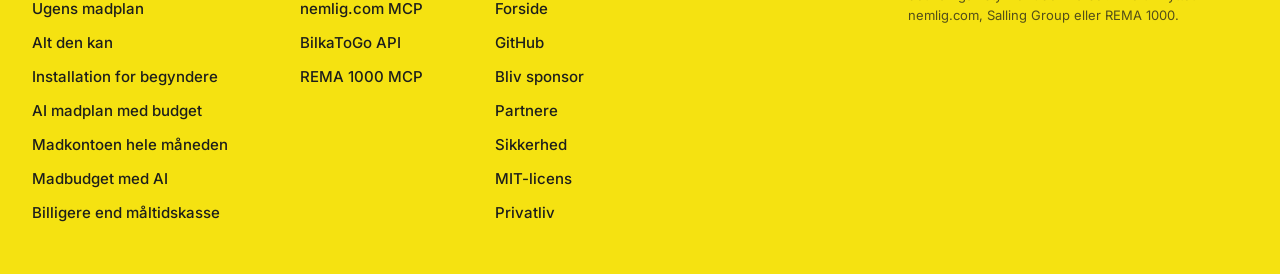
<file: bilkatogo-api/index.html>
<!doctype html>
<html lang="da">
<head>
<meta charset="utf-8">
<meta name="viewport" content="width=device-width, initial-scale=1">
<title>BilkaToGo API: søg, priser og kurv via MCP · HandleMCP</title>
<meta name="description" content="BilkaToGo har ikke et offentligt API. HandleMCP bruger hjemmesidens eget, så AI kan søge, sammenligne priser og fylde kurven.">
<link rel="canonical" href="https://handlemcp.dk/bilkatogo-api/">
<meta name="robots" content="index, follow, max-image-preview:large">
<meta name="color-scheme" content="light">
<meta property="og:site_name" content="HandleMCP">
<meta property="og:locale" content="da_DK">
<meta property="og:type" content="article">
<meta property="og:url" content="https://handlemcp.dk/bilkatogo-api/">
<meta property="og:title" content="BilkaToGo API: søg, priser og kurv via MCP · HandleMCP">
<meta property="og:description" content="BilkaToGo har ikke et offentligt API. HandleMCP bruger hjemmesidens eget, så AI kan søge, sammenligne priser og fylde kurven.">
<meta property="og:image" content="https://handlemcp.dk/og.png">
<meta name="twitter:card" content="summary_large_image">
<link rel="icon" href="/favicon.ico" sizes="any">
<link rel="icon" href="/favicon-48.png" sizes="48x48" type="image/png">
<link rel="icon" href="/logo.svg" type="image/svg+xml">
<link rel="apple-touch-icon" href="/apple-touch-icon.png">
<link rel="stylesheet" href="/sider.css">
<script type="application/ld+json">
{
 "@context": "https://schema.org",
 "@graph": [
  {
   "@type": "SoftwareApplication",
   "@id": "https://handlemcp.dk/#software",
   "name": "HandleMCP",
   "alternateName": [
    "handle-mcp",
    "Handle MCP"
   ],
   "description": "Open source MCP-server til BilkaToGo og nemlig.com: søg varer med pris pr. kg og EAN, læs tilbud og ugens madplan, sammenlign hele kurven og fyld den. Du betaler altid selv.",
   "url": "https://handlemcp.dk/",
   "applicationCategory": "UtilitiesApplication",
   "operatingSystem": "macOS, Linux, Windows",
   "license": "https://opensource.org/licenses/MIT",
   "isAccessibleForFree": true,
   "offers": {
    "@type": "Offer",
    "price": "0",
    "priceCurrency": "DKK"
   },
   "sameAs": [
    "https://github.com/NJohansen/handle-mcp"
   ],
   "author": {
    "@type": "Person",
    "name": "Niclas Johansen",
    "url": "https://github.com/NJohansen"
   }
  },
  {
   "@type": "FAQPage",
   "@id": "https://handlemcp.dk/bilkatogo-api/#faq",
   "url": "https://handlemcp.dk/bilkatogo-api/",
   "inLanguage": "da",
   "mainEntity": [
    {
     "@type": "Question",
     "name": "Har BilkaToGo et officielt API?",
     "acceptedAnswer": {
      "@type": "Answer",
      "text": "Ikke et offentligt, så vidt vi ved. HandleMCP bruger hjemmesidens eget. Det kan ændre sig uden varsel. HandleMCP er ikke tilknyttet Salling Group."
     }
    },
    {
     "@type": "Question",
     "name": "Kan den lægge en ordre?",
     "acceptedAnswer": {
      "@type": "Answer",
      "text": "Nej. Den kan kun sætte antal i kurven. Du vælger tid og betaler selv på bilkatogo.dk."
     }
    },
    {
     "@type": "Question",
     "name": "Hvorfor skal jeg logge ind?",
     "acceptedAnswer": {
      "@type": "Answer",
      "text": "I BilkaToGo følger butik, priser og tilbud din adresse. Uden login er der ingen priser at vise."
     }
    },
    {
     "@type": "Question",
     "name": "Virker det med afhentning?",
     "acceptedAnswer": {
      "@type": "Answer",
      "text": "Ja. Er kurven sat til afhentning, viser den afhentningstider i stedet for levering."
     }
    },
    {
     "@type": "Question",
     "name": "Må jeg bruge koden i mit eget projekt?",
     "acceptedAnswer": {
      "@type": "Answer",
      "text": "Ja. HandleMCP er open source under MIT-licensen. Skriv gerne, hvis du finder en fejl."
     }
    }
   ]
  },
  {
   "@type": "BreadcrumbList",
   "itemListElement": [
    {
     "@type": "ListItem",
     "position": 1,
     "name": "HandleMCP",
     "item": "https://handlemcp.dk/"
    },
    {
     "@type": "ListItem",
     "position": 2,
     "name": "BilkaToGo API",
     "item": "https://handlemcp.dk/bilkatogo-api/"
    }
   ]
  }
 ]
}
</script>
<script defer src="https://cloud.umami.is/script.js" data-website-id="a6431afb-4982-436d-8b11-bfb33da3baa9" data-domains="handlemcp.dk" data-do-not-track="true"></script>
</head>
<body>
<div class="top"><div class="doodles" aria-hidden="true"><img class="doodle" src="/doodles/carrot.svg" alt="Tegning af en gulerod" width="80" style="top:150px;right:7%;--r:12deg"><img class="doodle d2" src="/doodles/tomato.svg" alt="Tegning af en tomat" width="60" style="bottom:40px;right:17%;--r:-8deg"></div>
<header class="wrap navwrap">
  <nav>
    <div class="navbox">
    <a class="brand" href="/" aria-label="HandleMCP"><span class="logo"><svg aria-hidden="true" viewBox="1.4 2.6 33.6 28.2" fill="none"><defs><linearGradient id="hm-l" x1="5" y1="3" x2="33" y2="30" gradientUnits="userSpaceOnUse"><stop stop-color="#8bd86a"/><stop offset="1" stop-color="#62c24a"/></linearGradient><radialGradient id="hm-r0" cx="13.777323152349465" cy="27.351026727848833" r="5.1" gradientUnits="userSpaceOnUse"><stop offset=".3" stop-color="#1f6e34" stop-opacity=".75"/><stop offset="1" stop-color="#1f6e34" stop-opacity="0"/></radialGradient><radialGradient id="hm-r1" cx="21.57735077331905" cy="27.351130921906602" r="5.1" gradientUnits="userSpaceOnUse"><stop offset=".3" stop-color="#1f6e34" stop-opacity=".75"/><stop offset="1" stop-color="#1f6e34" stop-opacity="0"/></radialGradient></defs><path d="M8.5 13 C 5.5 13, 3.2 13.4, 3.6 16.4 C 4.4 22.5, 6.2 29, 11 29 C 15.5 29, 16 19.8, 12.9 19.8 C 10.4 19.8, 10.5 24, 12.6 26.3 C 13.6 27.4, 14.8 28.1, 16.2 28.5 C 17 28.8, 17.8 29, 18.8 29 C 23.3 29, 23.8 19.8, 20.7 19.8 C 18.2 19.8, 18.3 24, 20.4 26.3 C 21.4 27.4, 22.6 28.1, 24 28.5 C 24.8 28.8, 25.6 29, 26.5 29 C 30.6 29, 32.2 22.5, 32.9 16.4 C 33.3 13.4, 30.8 13, 27.8 13 C 28 2.8, 8.3 2.8, 8.5 13" stroke="url(#hm-l)" stroke-width="3.4" stroke-linecap="round" stroke-linejoin="round"/><path d="M11.11 23.23 L11.13 23.32 L11.15 23.41 L11.17 23.50 L11.19 23.59 L11.21 23.67 L11.23 23.76 L11.26 23.85 L11.28 23.94 L11.31 24.02 L11.34 24.11 L11.37 24.19 L11.40 24.28 L11.43 24.36 L11.46 24.45 L11.49 24.53 L11.53 24.62 L11.57 24.70 L11.60 24.78 L11.64 24.86 L11.68 24.94 L11.72 25.03 L11.76 25.11 L11.81 25.19 L11.85 25.26 L11.90 25.34 L11.94 25.42 L11.99 25.50 L12.04 25.57 L12.09 25.65 L12.14 25.72 L12.19 25.80 L12.25 25.87 L12.30 25.94 L12.36 26.01 L12.41 26.08 L12.47 26.15 L12.53 26.22 L12.59 26.29 L12.65 26.36 L12.71 26.42 L12.78 26.49 L12.84 26.55 L12.90 26.62 L12.97 26.68 L13.04 26.74 L13.10 26.80 L13.17 26.86 L13.24 26.92 L13.31 26.98 L13.38 27.04 L13.45 27.10 L13.52 27.16 L13.59 27.21 L13.66 27.27 L13.73 27.32 L13.81 27.37 L13.88 27.42 L13.96 27.47 L14.03 27.52 L14.11 27.57 L14.18 27.62 L14.26 27.67 L14.34 27.72 L14.42 27.76 L14.50 27.80 L14.58 27.85 L14.66 27.89 L14.74 27.93 L14.82 27.97 L14.90 28.01 L14.98 28.05 L15.06 28.09 L15.15 28.12 L15.23 28.16 L15.31 28.19 L15.40 28.23 L15.48 28.26 L15.57 28.29 L15.65 28.32 L15.74 28.35 L15.82 28.38 L15.91 28.41 L15.99 28.44 L16.08 28.47 L16.17 28.49 L16.25 28.52 L16.34 28.55 L16.42 28.58 L16.51 28.61 L16.60 28.64 L16.68 28.67 L16.77 28.69 L16.85 28.72 L16.94 28.74 L17.03 28.77 L17.12 28.79 L17.20 28.81 L17.29 28.83 L17.38 28.85 L17.47 28.87 L17.56 28.89 L17.65 28.90 L17.74 28.92 L17.83 28.93 L17.92 28.94 L18.01 28.96 L18.10 28.97 L18.19 28.97 L18.28 28.98 L18.37 28.99 L18.46 28.99" stroke="url(#hm-r0)" stroke-width="3.4" stroke-linecap="butt"/><path d="M18.91 23.21 L18.92 23.30 L18.94 23.39 L18.96 23.47 L18.98 23.56 L19.00 23.65 L19.03 23.74 L19.05 23.83 L19.08 23.91 L19.10 24.00 L19.13 24.09 L19.16 24.17 L19.19 24.26 L19.22 24.34 L19.25 24.43 L19.29 24.51 L19.32 24.59 L19.36 24.68 L19.39 24.76 L19.43 24.84 L19.47 24.92 L19.51 25.00 L19.55 25.08 L19.60 25.16 L19.64 25.24 L19.68 25.32 L19.73 25.40 L19.78 25.48 L19.83 25.55 L19.88 25.63 L19.93 25.70 L19.98 25.78 L20.03 25.85 L20.09 25.92 L20.14 26.00 L20.20 26.07 L20.26 26.14 L20.32 26.20 L20.38 26.27 L20.44 26.34 L20.50 26.41 L20.56 26.47 L20.62 26.54 L20.69 26.60 L20.75 26.66 L20.82 26.73 L20.88 26.79 L20.95 26.85 L21.02 26.91 L21.09 26.97 L21.16 27.03 L21.23 27.08 L21.30 27.14 L21.37 27.20 L21.44 27.25 L21.51 27.30 L21.59 27.36 L21.66 27.41 L21.74 27.46 L21.81 27.51 L21.89 27.56 L21.96 27.61 L22.04 27.66 L22.12 27.70 L22.20 27.75 L22.28 27.79 L22.35 27.84 L22.43 27.88 L22.51 27.92 L22.60 27.96 L22.68 28.00 L22.76 28.04 L22.84 28.08 L22.92 28.11 L23.01 28.15 L23.09 28.19 L23.17 28.22 L23.26 28.25 L23.34 28.28 L23.43 28.32 L23.51 28.35 L23.60 28.38 L23.69 28.40 L23.77 28.43 L23.86 28.46 L23.95 28.48 L24.03 28.51 L24.12 28.54 L24.20 28.57 L24.29 28.60 L24.37 28.63 L24.46 28.66 L24.55 28.69 L24.63 28.71 L24.72 28.74 L24.81 28.76 L24.89 28.79 L24.98 28.81 L25.07 28.83 L25.16 28.85 L25.25 28.87 L25.33 28.89 L25.42 28.90 L25.51 28.92 L25.60 28.93 L25.69 28.95 L25.78 28.96 L25.87 28.97 L25.96 28.98 L26.05 28.98 L26.14 28.99 L26.23 28.99 L26.32 29.00" stroke="url(#hm-r1)" stroke-width="3.4" stroke-linecap="butt"/><path d="M8.70 28.41 L8.78 28.46 L8.86 28.50 L8.94 28.54 L9.02 28.58 L9.10 28.62 L9.19 28.65 L9.27 28.68 L9.36 28.72 L9.44 28.75 L9.53 28.77 L9.61 28.80 L9.70 28.83 L9.79 28.85 L9.88 28.87 L9.96 28.89 L10.05 28.91 L10.14 28.93 L10.23 28.94 L10.32 28.95 L10.41 28.97 L10.50 28.98 L10.59 28.98 L10.68 28.99 L10.77 29.00 L10.86 29.00 L10.95 29.00 L11.04 29.00 L11.13 29.00 L11.22 28.99 L11.31 28.98 L11.40 28.97 L11.49 28.96 L11.58 28.95 L11.67 28.93 L11.76 28.91 L11.85 28.88 L11.93 28.86 L12.02 28.83 L12.10 28.80 L12.19 28.76 L12.27 28.72 L12.35 28.68 L12.43 28.64 L12.51 28.60 L12.59 28.55 L12.67 28.50 L12.74 28.45 L12.81 28.40 L12.89 28.34 L12.96 28.29 L13.03 28.23 L13.09 28.17 L13.16 28.11 L13.22 28.04 L13.29 27.98 L13.35 27.91 L13.41 27.84 L13.47 27.77 L13.52 27.70 L13.58 27.63 L13.63 27.56 L13.69 27.49 L13.74 27.41 L13.79 27.34 L13.84 27.26 L13.88 27.18 L13.93 27.10 L13.97 27.03 L14.02 26.95 L14.06 26.87 L14.10 26.79 L14.14 26.70 L14.18 26.62 L14.22 26.54 L14.25 26.46 L14.29 26.37 L14.32 26.29 L14.35 26.20 L14.38 26.12 L14.42 26.03 L14.44 25.95 L14.47 25.86 L14.50 25.78 L14.53 25.69 L14.55 25.60 L14.58 25.52 L14.60 25.43 L14.62 25.34 L14.64 25.25 L14.66 25.16 L14.68 25.08 L14.70 24.99 L14.72 24.90 L14.74 24.81 L14.75 24.72 L14.77 24.63 L14.78 24.54 L14.79 24.45 L14.80 24.36 L14.82 24.27 L14.83 24.18 L14.83 24.09 L14.84 24.00 L14.85 23.91 L14.86 23.82 L14.86 23.73 L14.86 23.64 L14.87 23.55 L14.87 23.46 L14.87 23.37 L14.87 23.28 L14.87 23.19 L14.87 23.10 L14.87 23.01 L14.86 22.92 L14.86 22.83 L14.85 22.74 L14.84 22.65 L14.83 22.56 L14.82 22.47 L14.81 22.38 L14.80 22.29 L14.79 22.20 L14.77 22.11 L14.76 22.02 L14.74 21.93 L14.72 21.84" stroke="url(#hm-l)" stroke-width="3.4" stroke-linecap="butt"/><path d="M16.51 28.61 L16.60 28.64 L16.68 28.67 L16.77 28.69 L16.85 28.72 L16.94 28.74 L17.03 28.77 L17.12 28.79 L17.20 28.81 L17.29 28.83 L17.38 28.85 L17.47 28.87 L17.56 28.89 L17.65 28.90 L17.74 28.92 L17.83 28.93 L17.92 28.94 L18.01 28.96 L18.10 28.97 L18.19 28.97 L18.28 28.98 L18.37 28.99 L18.46 28.99 L18.55 29.00 L18.64 29.00 L18.73 29.00 L18.82 29.00 L18.91 29.00 L19.00 28.99 L19.09 28.99 L19.18 28.98 L19.27 28.97 L19.36 28.95 L19.45 28.93 L19.54 28.91 L19.62 28.89 L19.71 28.86 L19.80 28.83 L19.88 28.80 L19.97 28.77 L20.05 28.73 L20.13 28.70 L20.21 28.65 L20.29 28.61 L20.37 28.56 L20.45 28.52 L20.52 28.47 L20.59 28.41 L20.67 28.36 L20.74 28.30 L20.81 28.24 L20.88 28.18 L20.94 28.12 L21.01 28.06 L21.07 28.00 L21.13 27.93 L21.19 27.86 L21.25 27.79 L21.31 27.72 L21.36 27.65 L21.42 27.58 L21.47 27.51 L21.52 27.43 L21.57 27.36 L21.62 27.28 L21.67 27.20 L21.72 27.13 L21.76 27.05 L21.81 26.97 L21.85 26.89 L21.89 26.81 L21.93 26.73 L21.97 26.64 L22.01 26.56 L22.04 26.48 L22.08 26.40 L22.11 26.31 L22.14 26.23 L22.18 26.14 L22.21 26.06 L22.24 25.97 L22.27 25.89 L22.29 25.80 L22.32 25.71 L22.35 25.63 L22.37 25.54 L22.39 25.45 L22.42 25.36 L22.44 25.28 L22.46 25.19 L22.48 25.10 L22.50 25.01 L22.52 24.92 L22.53 24.83 L22.55 24.74 L22.56 24.65 L22.58 24.57 L22.59 24.48 L22.60 24.39 L22.61 24.30 L22.62 24.21 L22.63 24.12 L22.64 24.03 L22.65 23.94 L22.65 23.85 L22.66 23.76 L22.66 23.66 L22.67 23.57 L22.67 23.48 L22.67 23.39 L22.67 23.30 L22.67 23.21 L22.67 23.12 L22.67 23.03 L22.66 22.94 L22.66 22.85 L22.65 22.76 L22.64 22.67 L22.64 22.58 L22.63 22.49 L22.62 22.40 L22.60 22.31 L22.59 22.22 L22.58 22.13 L22.56 22.04 L22.54 21.95 L22.52 21.86" stroke="url(#hm-l)" stroke-width="3.4" stroke-linecap="butt"/><circle cx="16.8" cy="15.6" r="2.4" fill="url(#hm-l)"/></svg></span><span>handle<span class="mcp">mcp</span></span></a>
    <ul>
      <li class="opt"><a href="/#losning">Historien bag</a></li>
      <li class="opt"><a href="/#saadan">Sådan virker det</a></li>
      <li class="opt"><a href="/#kan">Det kan den</a></li>
      <li class="opt wide"><a href="/#faq">Spørgsmål</a></li>
      <li class="opt"><a class="gh" href="https://github.com/NJohansen/handle-mcp" aria-label="GitHub" data-umami-event="github" data-umami-event-sted="nav"><svg class="ghmark" viewBox="0 0 16 16" aria-hidden="true"><path d="M8 0C3.58 0 0 3.58 0 8c0 3.54 2.29 6.53 5.47 7.59.4.07.55-.17.55-.38 0-.19-.01-.82-.01-1.49-2.01.37-2.53-.49-2.69-.94-.09-.23-.48-.94-.82-1.13-.28-.15-.68-.52-.01-.53.63-.01 1.08.58 1.23.82.72 1.21 1.87.87 2.33.66.07-.52.28-.87.51-1.07-1.78-.2-3.64-.89-3.64-3.95 0-.87.31-1.59.82-2.15-.08-.2-.36-1.02.08-2.12 0 0 .67-.21 2.2.82.64-.18 1.32-.27 2-.27.68 0 1.36.09 2 .27 1.53-1.04 2.2-.82 2.2-.82.44 1.1.16 1.92.08 2.12.51.56.82 1.27.82 2.15 0 3.07-1.87 3.75-3.65 3.95.29.25.54.73.54 1.48 0 1.07-.01 1.93-.01 2.2 0 .21.15.46.55.38A8.013 8.013 0 0016 8c0-4.42-3.58-8-8-8z"/></svg><span class="ghw">GitHub</span><span class="stars" id="stars" hidden aria-label="stjerner på GitHub"><svg viewBox="0 0 16 16" aria-hidden="true"><path d="M8 .9l2.2 4.5 4.9.7-3.6 3.5.9 4.9L8 12.2l-4.4 2.3.9-4.9L.9 6.1l4.9-.7z"/></svg><span id="stars-n"></span></span></a></li>
    </ul>
    </div>
    <a class="btn navcta" href="https://tally.so/r/ArKdkW" data-tally="ArKdkW" data-sted="nav"><span class="lg">Skriv mig på ventelisten</span><span class="sm">Venteliste</span> <i><svg viewBox="0 0 12 12" aria-hidden="true"><path d="M2 6h8M6.5 2.5L10 6l-3.5 3.5"/></svg></i></a>
  </nav>
</header>
<div class="wrap"><div class="intro">
<ol class="crumbs" aria-label="Brødkrumme"><li><a href="/">HandleMCP</a></li><li aria-current="page">BilkaToGo API</li></ol>
<h1>BilkaToGo API</h1>
<p class="lead">BilkaToGo har ikke et offentligt API, så vidt vi ved. HandleMCP bruger hjemmesidens eget og gør det til værktøjer, en AI-assistent kan bruge. Den kan søge, sammenligne priser og fylde kurven. Den bestiller og betaler aldrig.</p>
<p class="proof">Gratis og open source (MIT). 607 unikke kloner på GitHub (november 2026).</p>
<p class="toplink"><a href="https://github.com/NJohansen/handle-mcp?ref=seo-bilkatogo-api-top" data-umami-event="github" data-umami-event-sted="seo-bilkatogo-api-top">Gratis og open source på GitHub</a></p>
</div></div>
</div>

<main class="wrap">
<div class="page">
<article>
<h2 id="saet-op">Sæt den op</h2>
<ol class="steps">
<li><h3>Vælg levering</h3><p>Vælg hjemlevering eller afhentning én gang på bilkatogo.dk. Butik og priser følger dit valg.</p></li>
<li><h3>Gem dit login</h3><p>Med <a href="https://docs.astral.sh/uv/getting-started/installation/">uv</a>. Den gemmer kun sessionen i din nøglering.</p></li>
<li><h3>Tilføj den til Claude</h3><p>Én kommando i Claude Code. Så kan du spørge.</p></li>
</ol>
<pre><code>uvx handle-mcp@latest login bilkatogo
claude mcp add handle -- uvx handle-mcp@latest</code></pre>
<p class="small">Claude Desktop, andre AI-apps og servere uden skærm: se <a href="https://github.com/NJohansen/handle-mcp/blob/main/docs/setup.md">vejledningen</a> (på engelsk).</p>

<h2 id="eksempel">Skriv én sætning</h2>
<p>AI-assistenten vælger værktøjerne selv. Den spørger, før noget kommer i kurven.</p>
<div class="chat"><p class="hd"><span>Sådan kan et svar se ud</span></p>
<p class="you"><span>Sammenlign ugens liste i BilkaToGo og nemlig.com. Med levering.</span></p>
<div class="tools"><div class="tool"><svg viewBox="0 0 12 12" aria-hidden="true"><path d="M2.5 6.2 5 8.5l4.5-5"/></svg><b>compare_basket</b>BilkaToGo og nemlig.com</div><div class="tool"><svg viewBox="0 0 12 12" aria-hidden="true"><path d="M2.5 6.2 5 8.5l4.5-5"/></svg><b>list_delivery_slots</b>ledige tider</div></div>
<p class="ai">Jeg har regnet hele listen i begge butikker, med levering og minimumskøb. 2 varer er usikre, så dem viser jeg først. Vil du se dem, før jeg fylder kurven?</p></div>
<p class="label try">Flere at prøve</p>
<ul class="rows">
<li>”Søg efter havregryn i BilkaToGo. Vis pris pr. kg.”</li>
<li>”Hvad er ugens madplan i BilkaToGo? Hvad koster den til 4 personer?”</li>
<li>”Hvornår kan jeg hente i min Bilka i morgen?”</li>
</ul>

<h2 id="forskelle">BilkaToGo mod nemlig.com</h2>
<p>De to butikker virker forskelligt. Det skal både din kode og AI-assistenten vide.</p>
<table class="cmp">
<thead><tr><th></th><th>BilkaToGo</th><th>nemlig.com</th></tr></thead>
<tbody>
<tr><th>Tilbud uden login</th><td>Nej</td><td>Ja</td></tr>
<tr><th>EAN på varer</th><td>Ja</td><td>Nej</td></tr>
<tr><th>Afhentning</th><td>Ja</td><td>Nej</td></tr>
<tr><th>Pris pr. leveringstid</th><td>Nej, fast gebyr</td><td>Ja</td></tr>
<tr><th>Opskrifter</th><td>Ugens madplan og kategorier</td><td>Søgning, ugens udvalgte og tags</td></tr>
<tr><th>Tilbuddets slutdato</th><td>Nej</td><td>Ja, ved søgning</td></tr>
</tbody>
</table>
<p class="small">Alle værktøjer og felter: <a href="https://github.com/NJohansen/handle-mcp/blob/main/docs/tools.md">docs/tools.md</a>.</p>

<h2 id="faelder">5 fælder, hvis du selv bygger mod BilkaToGo</h2>
<p>Dem fandt vi, før koden virkede. Brug dem, også uden HandleMCP.</p>
<ul class="rows">
<li><b>Beløb er i øre.</b> 3900 betyder 39 kr. Regn om til kroner med det samme. Brug decimaltal, ikke float.</li>
<li><b>Fejl kommer med HTTP 200.</b> Tjek svaret. Er antallet i kurven ikke det, du bad om, fejlede ændringen.</li>
<li><b>Login kan skifte kurven ud.</b> Send ingen gammel kurv-cookie med, når du logger ind. Ellers kan brugerens kurv forsvinde.</li>
<li><b>Pris og lager følger butikken.</b> Samme vare kan koste forskelligt. Brug butikken fra kurvens levering.</li>
<li><b>Prøv kun igen ved netværksfejl, 429 og 5xx.</b> Det er sikkert, når hver ændring sætter et fast antal.</li>
</ul>

<h2 id="faq">Spørgsmål og svar</h2>
<div class="faq">
  <details><summary>Har BilkaToGo et officielt API?</summary><p>Ikke et offentligt, så vidt vi ved. HandleMCP bruger hjemmesidens eget. Det kan ændre sig uden varsel. HandleMCP er ikke tilknyttet Salling Group.</p></details>
  <details><summary>Kan den lægge en ordre?</summary><p>Nej. Den kan kun sætte antal i kurven. Du vælger tid og betaler selv på bilkatogo.dk.</p></details>
  <details><summary>Hvorfor skal jeg logge ind?</summary><p>I BilkaToGo følger butik, priser og tilbud din adresse. Uden login er der ingen priser at vise.</p></details>
  <details><summary>Virker det med afhentning?</summary><p>Ja. Er kurven sat til afhentning, viser den afhentningstider i stedet for levering.</p></details>
  <details><summary>Må jeg bruge koden i mit eget projekt?</summary><p>Ja. HandleMCP er open source under MIT-licensen. Skriv gerne, hvis du finder en fejl.</p></details>
</div>

<div class="cta">
<h2>Se koden</h2>
<p>Kode, vejledning og alle værktøjer ligger på GitHub. Gratis, og det bliver ved.</p>
<a class="btn" href="https://github.com/NJohansen/handle-mcp?ref=seo-bilkatogo-api" data-umami-event="github" data-umami-event-sted="seo-bilkatogo-api">Se HandleMCP på GitHub <i><svg viewBox="0 0 12 12" aria-hidden="true"><path d="M2 6h8M6.5 2.5L10 6l-3.5 3.5"/></svg></i></a>
</div>
</article>
<aside class="toc" aria-label="På siden"><b>På siden</b><ul><li><a href="#saet-op">Sæt den op</a></li><li><a href="#eksempel">Eksempel</a></li><li><a href="#forskelle">BilkaToGo mod nemlig.com</a></li><li><a href="#faelder">5 fælder</a></li><li><a href="#faq">Spørgsmål</a></li></ul></aside>
</div>

<div class="more"><h2>Læs også</h2><div class="cards"><a href="/nemlig-mcp/"><b>nemlig.com MCP</b><span>Setup til Claude Desktop, ugens tilbud og det, vi lærte om nemlig.com.</span></a><a href="/"><b>Hvad er HandleMCP?</b><span>Historien bag, og hvad den kan for en familie.</span></a></div></div>
</main>

<footer><div class="doodles" aria-hidden="true"><img class="doodle" src="/doodles/kitchenroll.svg" alt="Tegning af en køkkenrulle" width="84" style="top:56px;right:9%;--r:-12deg"><img class="doodle d2" src="/doodles/cloud.svg" alt="Tegning af en sky" width="120" style="top:40px;right:30%;--r:0deg"></div>
  <div class="wrap">
    <div class="ftop"><p class="big">Handl én gang.<br>Spis hele ugen.</p><a class="btn" href="https://tally.so/r/ArKdkW" data-tally="ArKdkW" data-sted="footer">Skriv mig på ventelisten <i><svg viewBox="0 0 12 12" aria-hidden="true"><path d="M2 6h8M6.5 2.5L10 6l-3.5 3.5"/></svg></i></a></div>
    <div class="fcols">
      <div><b>Guides</b><a href="/ugens-madplan/">Ugens madplan</a><a href="/det-kan-den/">Alt den kan</a><a href="/installation/">Installation for begyndere</a><a href="/ai-madplan-budget/">AI madplan med budget</a><a href="/madkonto-hele-maaneden/">Madkontoen hele måneden</a><a href="/madbudget-med-ai/">Madbudget med AI</a><a href="/billigere-end-maaltidskasse/">Billigere end måltidskasse</a></div>
      <div><b>Butikker</b><a href="/nemlig-mcp/">nemlig.com MCP</a><a href="/bilkatogo-api/" aria-current="page">BilkaToGo API</a><a href="/rema-1000-mcp/">REMA 1000 MCP</a></div>
      <div><b>Projektet</b><a href="/">Forside</a><a href="https://github.com/NJohansen/handle-mcp" data-umami-event="github" data-umami-event-sted="footer">GitHub</a><a href="https://github.com/sponsors/NJohansen" data-umami-event="sponsor" data-umami-event-sted="footer">Bliv sponsor</a><a href="/partnere/">Partnere</a><a href="https://github.com/NJohansen/handle-mcp/blob/main/docs/security.md">Sikkerhed</a><a href="https://github.com/NJohansen/handle-mcp/blob/main/LICENSE">MIT-licens</a><a href="/privatliv/">Privatliv</a></div>
      <p class="disc">Ikke officiel. Bruger butikkernes egne hjemmesider, så det kan gå i stykker uden varsel. Ikke tilknyttet nemlig.com, Salling Group eller REMA 1000.</p>
    </div>
  </div>
</footer>
<script>
// Live GitHub star count. If the call fails, the link just says "GitHub".
(function(){
  var el=document.getElementById('stars'),n=document.getElementById('stars-n');
  function show(c){if(typeof c==='number'){n.textContent=c.toLocaleString('da-DK');el.hidden=false}}
  try{var c=sessionStorage.getItem('hm-stars');if(c!==null){show(+c);return}}catch(e){}
  fetch('https://api.github.com/repos/NJohansen/handle-mcp',{headers:{Accept:'application/vnd.github+json'}})
    .then(function(r){return r.ok?r.json():null})
    .then(function(d){if(d&&typeof d.stargazers_count==='number'){show(d.stargazers_count);try{sessionStorage.setItem('hm-stars',d.stargazers_count)}catch(e){}}})
    .catch(function(){});
})();
</script>
<script>
// Waitlist popup. Any link with data-tally="<form id>" opens the Tally form as a popup.
// Tally's script loads only on the first click, so no third party runs before that.
// Without JS, or if the script fails, the link opens the form on tally.so.
// No data-umami-event on these links: Umami follows such links itself and would skip the popup.
(function(){
  var state='idle';
  function openForm(id){window.Tally.openPopup(id,{layout:'modal',width:560,autoClose:4000})}
  document.addEventListener('click',function(e){
    var btn=e.target.closest&&e.target.closest('[data-tally]');if(!btn)return;
    if(state==='loading')return; // a second click while loading falls through to tally.so
    e.preventDefault();var id=btn.getAttribute('data-tally');
    try{window.umami&&window.umami.track('skriv-mig-op',{sted:btn.getAttribute('data-sted')||''})}catch(err){}
    if(window.Tally){openForm(id);return}
    state='loading';
    var s=document.createElement('script');s.src='https://tally.so/widgets/embed.js';s.async=true;
    s.onload=function(){state='idle';window.Tally?openForm(id):location.href=btn.href};
    s.onerror=function(){state='idle';location.href=btn.href};
    document.head.appendChild(s);
  });
})();
</script>
<script>
// Analytics events that need JS. Umami is cookie-free; without it nothing happens.
(function(){
  function track(name,data){try{window.umami&&window.umami.track(name,data)}catch(e){}}
  // Tally posts a message from its iframe when someone submits the waitlist form.
  addEventListener('message',function(e){
    if(e.origin!=='https://tally.so')return;
    var d=e.data;if(typeof d==='string'){try{d=JSON.parse(d)}catch(err){return}}
    if(d&&d.event==='Tally.FormSubmitted')track('venteliste-tilmeldt');
  });
})();
</script>
<script>
// "På siden": mark the section you are reading.
(function(){
  var links=[].slice.call(document.querySelectorAll('.toc a'));if(!('IntersectionObserver' in window)||!links.length)return;
  var map={};links.forEach(function(a){map[a.getAttribute('href').slice(1)]=a});
  var io=new IntersectionObserver(function(es){es.forEach(function(e){if(e.isIntersecting){links.forEach(function(a){a.classList.remove('on')});map[e.target.id].classList.add('on')}})},{rootMargin:'0px 0px -70% 0px'});
  Object.keys(map).forEach(function(id){var h=document.getElementById(id);if(h)io.observe(h)});
})();
</script>
</body>
</html>
</file>
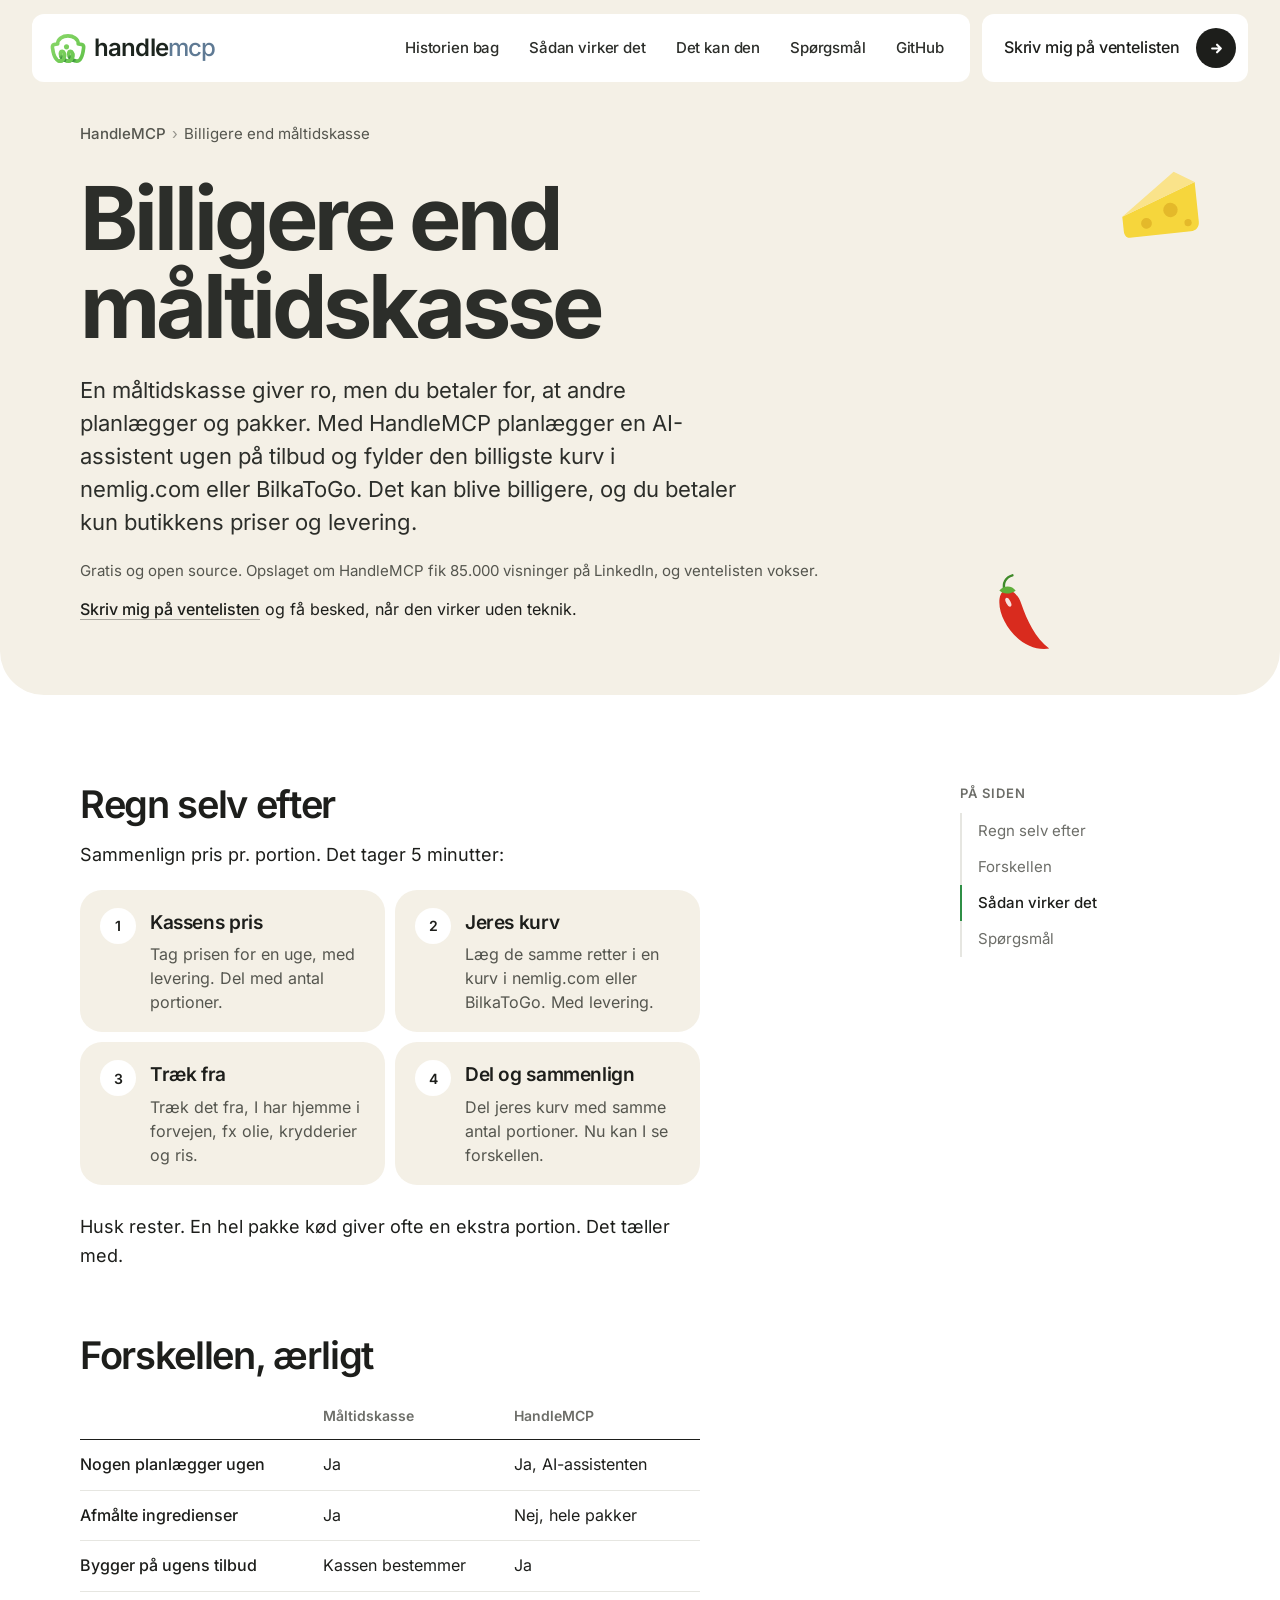
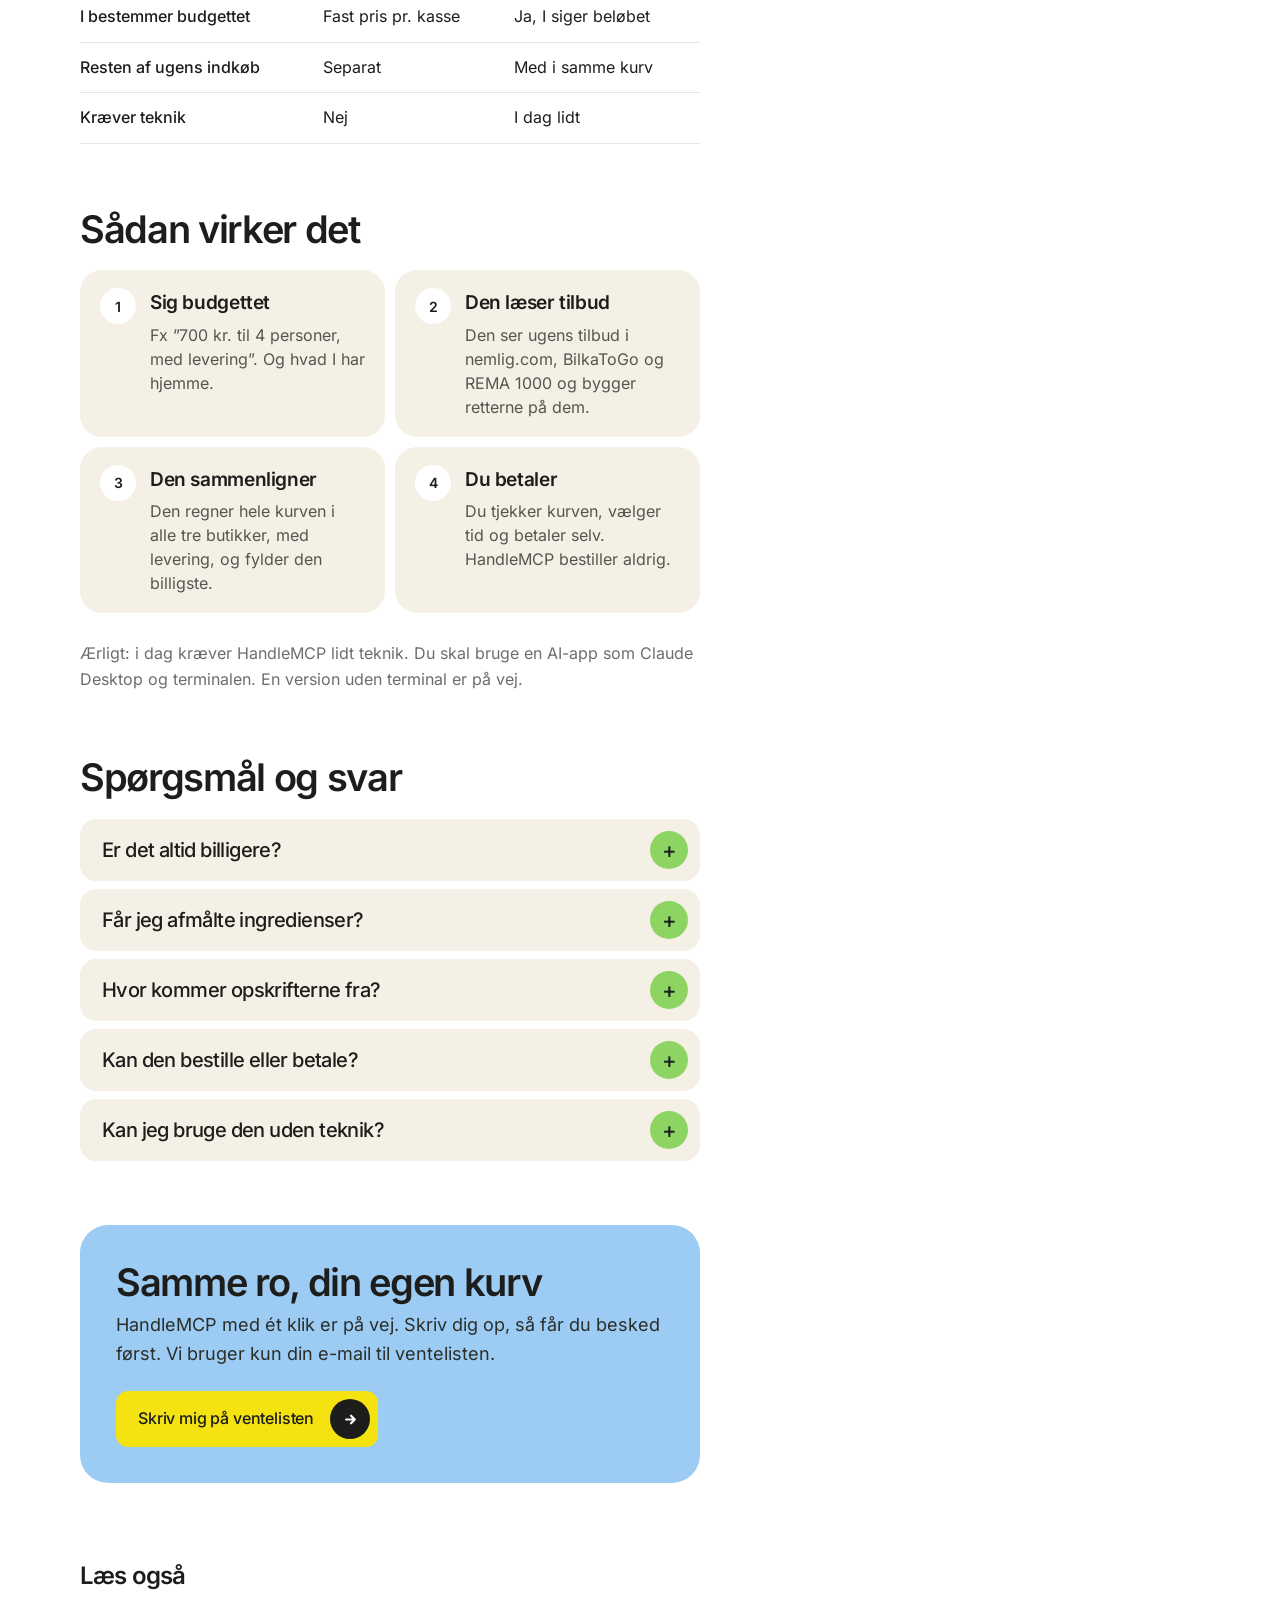
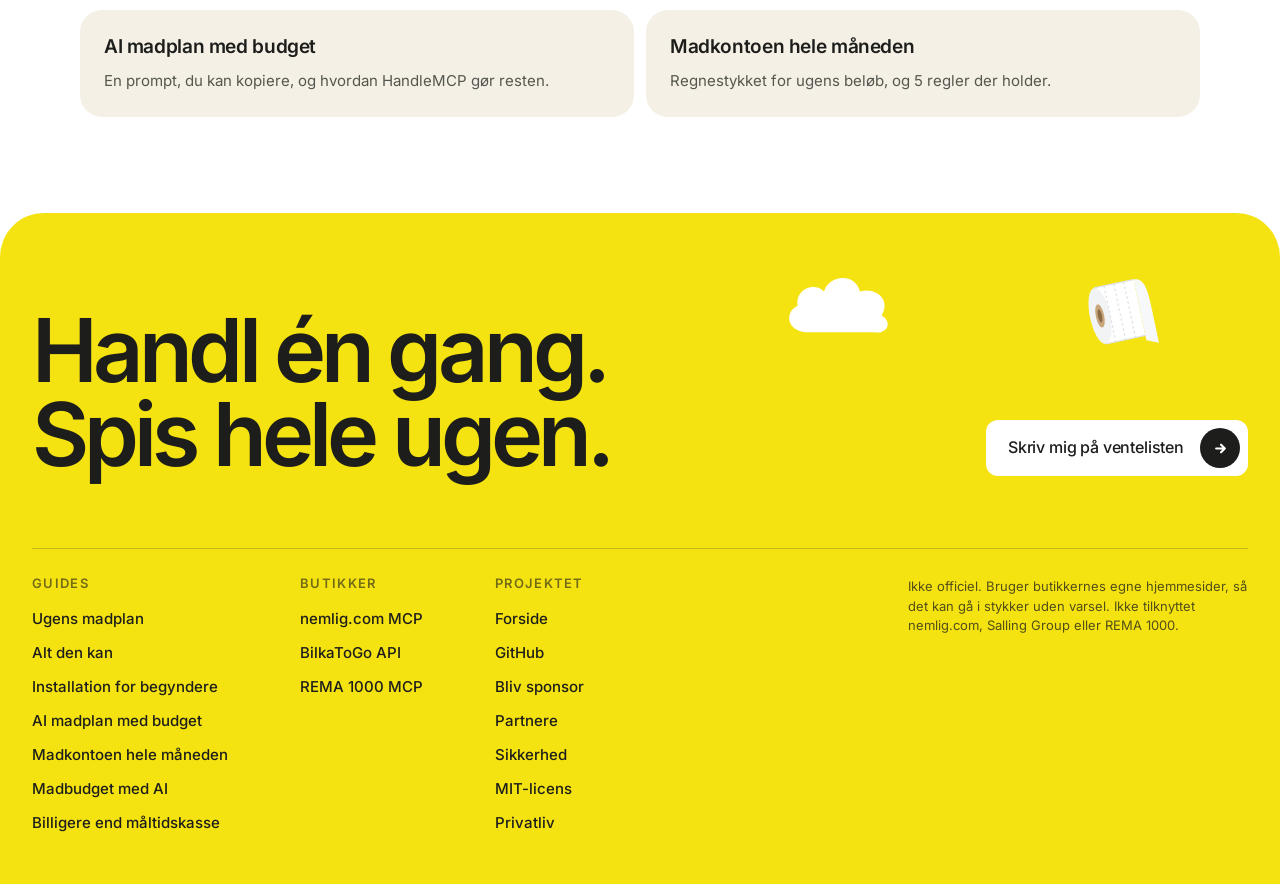
<file: billigere-end-maaltidskasse/index.html>
<!doctype html>
<html lang="da">
<head>
<meta charset="utf-8">
<meta name="viewport" content="width=device-width, initial-scale=1">
<title>Billigere end måltidskasse: din egen kurv · HandleMCP</title>
<meta name="description" content="En måltidskasse sparer tid, men koster ekstra. Med HandleMCP planlægger en AI-assistent ugen på tilbud og fylder den billigste kurv. Du godkender.">
<link rel="canonical" href="https://handlemcp.dk/billigere-end-maaltidskasse/">
<meta name="robots" content="index, follow, max-image-preview:large">
<meta name="color-scheme" content="light">
<meta property="og:site_name" content="HandleMCP">
<meta property="og:locale" content="da_DK">
<meta property="og:type" content="article">
<meta property="og:url" content="https://handlemcp.dk/billigere-end-maaltidskasse/">
<meta property="og:title" content="Billigere end måltidskasse: din egen kurv · HandleMCP">
<meta property="og:description" content="En måltidskasse sparer tid, men koster ekstra. Med HandleMCP planlægger en AI-assistent ugen på tilbud og fylder den billigste kurv. Du godkender.">
<meta property="og:image" content="https://handlemcp.dk/og.png">
<meta name="twitter:card" content="summary_large_image">
<link rel="icon" href="/favicon.ico" sizes="any">
<link rel="icon" href="/favicon-48.png" sizes="48x48" type="image/png">
<link rel="icon" href="/logo.svg" type="image/svg+xml">
<link rel="apple-touch-icon" href="/apple-touch-icon.png">
<link rel="stylesheet" href="/sider.css">
<script type="application/ld+json">
{
 "@context": "https://schema.org",
 "@graph": [
  {
   "@type": "SoftwareApplication",
   "@id": "https://handlemcp.dk/#software",
   "name": "HandleMCP",
   "alternateName": [
    "handle-mcp",
    "Handle MCP"
   ],
   "description": "En AI-assistent planlægger ugens mad på tilbud i nemlig.com, BilkaToGo og REMA 1000 og fylder den billigste kurv, som et alternativ til en måltidskasse. Du betaler altid selv.",
   "url": "https://handlemcp.dk/",
   "applicationCategory": "UtilitiesApplication",
   "operatingSystem": "macOS, Linux, Windows",
   "license": "https://opensource.org/licenses/MIT",
   "isAccessibleForFree": true,
   "offers": {
    "@type": "Offer",
    "price": "0",
    "priceCurrency": "DKK"
   },
   "sameAs": [
    "https://github.com/NJohansen/handle-mcp"
   ],
   "author": {
    "@type": "Person",
    "name": "Niclas Johansen",
    "url": "https://github.com/NJohansen"
   }
  },
  {
   "@type": "FAQPage",
   "@id": "https://handlemcp.dk/billigere-end-maaltidskasse/#faq",
   "url": "https://handlemcp.dk/billigere-end-maaltidskasse/",
   "inLanguage": "da",
   "mainEntity": [
    {
     "@type": "Question",
     "name": "Er det altid billigere?",
     "acceptedAnswer": {
      "@type": "Answer",
      "text": "Nej, ikke altid. Det afhænger af retterne og ugens tilbud. Regn efter med de 4 trin ovenfor."
     }
    },
    {
     "@type": "Question",
     "name": "Får jeg afmålte ingredienser?",
     "acceptedAnswer": {
      "@type": "Answer",
      "text": "Nej. Du får butikkens almindelige pakker. Til gengæld kommer resten af ugens indkøb med i samme kurv."
     }
    },
    {
     "@type": "Question",
     "name": "Hvor kommer opskrifterne fra?",
     "acceptedAnswer": {
      "@type": "Answer",
      "text": "Fra nemlig.com og BilkaToGo's egne opskrifter, eller fra jeres egne retter. AI-assistenten regner prisen for jeres antal personer."
     }
    },
    {
     "@type": "Question",
     "name": "Kan den bestille eller betale?",
     "acceptedAnswer": {
      "@type": "Answer",
      "text": "Nej. Den fylder kun kurven, når du siger ja. Du tjekker kurven og betaler selv."
     }
    },
    {
     "@type": "Question",
     "name": "Kan jeg bruge den uden teknik?",
     "acceptedAnswer": {
      "@type": "Answer",
      "text": "Ikke endnu. I dag kræver det terminalen. Skriv dig på ventelisten, så får du besked, når den virker med ét klik."
     }
    }
   ]
  },
  {
   "@type": "BreadcrumbList",
   "itemListElement": [
    {
     "@type": "ListItem",
     "position": 1,
     "name": "HandleMCP",
     "item": "https://handlemcp.dk/"
    },
    {
     "@type": "ListItem",
     "position": 2,
     "name": "Billigere end måltidskasse",
     "item": "https://handlemcp.dk/billigere-end-maaltidskasse/"
    }
   ]
  }
 ]
}
</script>
<script defer src="https://cloud.umami.is/script.js" data-website-id="a6431afb-4982-436d-8b11-bfb33da3baa9" data-domains="handlemcp.dk" data-do-not-track="true"></script>
</head>
<body>
<div class="top"><div class="doodles" aria-hidden="true"><img class="doodle" src="/doodles/cheese.svg" alt="Tegning af et stykke ost" width="90" style="top:150px;right:6%;--r:-6deg"><img class="doodle d2" src="/doodles/chili.svg" alt="Tegning af en chili" width="80" style="bottom:40px;right:17%;--r:12deg"></div>
<header class="wrap navwrap">
  <nav>
    <div class="navbox">
    <a class="brand" href="/" aria-label="HandleMCP"><span class="logo"><svg aria-hidden="true" viewBox="1.4 2.6 33.6 28.2" fill="none"><defs><linearGradient id="hm-l" x1="5" y1="3" x2="33" y2="30" gradientUnits="userSpaceOnUse"><stop stop-color="#8bd86a"/><stop offset="1" stop-color="#62c24a"/></linearGradient><radialGradient id="hm-r0" cx="13.777323152349465" cy="27.351026727848833" r="5.1" gradientUnits="userSpaceOnUse"><stop offset=".3" stop-color="#1f6e34" stop-opacity=".75"/><stop offset="1" stop-color="#1f6e34" stop-opacity="0"/></radialGradient><radialGradient id="hm-r1" cx="21.57735077331905" cy="27.351130921906602" r="5.1" gradientUnits="userSpaceOnUse"><stop offset=".3" stop-color="#1f6e34" stop-opacity=".75"/><stop offset="1" stop-color="#1f6e34" stop-opacity="0"/></radialGradient></defs><path d="M8.5 13 C 5.5 13, 3.2 13.4, 3.6 16.4 C 4.4 22.5, 6.2 29, 11 29 C 15.5 29, 16 19.8, 12.9 19.8 C 10.4 19.8, 10.5 24, 12.6 26.3 C 13.6 27.4, 14.8 28.1, 16.2 28.5 C 17 28.8, 17.8 29, 18.8 29 C 23.3 29, 23.8 19.8, 20.7 19.8 C 18.2 19.8, 18.3 24, 20.4 26.3 C 21.4 27.4, 22.6 28.1, 24 28.5 C 24.8 28.8, 25.6 29, 26.5 29 C 30.6 29, 32.2 22.5, 32.9 16.4 C 33.3 13.4, 30.8 13, 27.8 13 C 28 2.8, 8.3 2.8, 8.5 13" stroke="url(#hm-l)" stroke-width="3.4" stroke-linecap="round" stroke-linejoin="round"/><path d="M11.11 23.23 L11.13 23.32 L11.15 23.41 L11.17 23.50 L11.19 23.59 L11.21 23.67 L11.23 23.76 L11.26 23.85 L11.28 23.94 L11.31 24.02 L11.34 24.11 L11.37 24.19 L11.40 24.28 L11.43 24.36 L11.46 24.45 L11.49 24.53 L11.53 24.62 L11.57 24.70 L11.60 24.78 L11.64 24.86 L11.68 24.94 L11.72 25.03 L11.76 25.11 L11.81 25.19 L11.85 25.26 L11.90 25.34 L11.94 25.42 L11.99 25.50 L12.04 25.57 L12.09 25.65 L12.14 25.72 L12.19 25.80 L12.25 25.87 L12.30 25.94 L12.36 26.01 L12.41 26.08 L12.47 26.15 L12.53 26.22 L12.59 26.29 L12.65 26.36 L12.71 26.42 L12.78 26.49 L12.84 26.55 L12.90 26.62 L12.97 26.68 L13.04 26.74 L13.10 26.80 L13.17 26.86 L13.24 26.92 L13.31 26.98 L13.38 27.04 L13.45 27.10 L13.52 27.16 L13.59 27.21 L13.66 27.27 L13.73 27.32 L13.81 27.37 L13.88 27.42 L13.96 27.47 L14.03 27.52 L14.11 27.57 L14.18 27.62 L14.26 27.67 L14.34 27.72 L14.42 27.76 L14.50 27.80 L14.58 27.85 L14.66 27.89 L14.74 27.93 L14.82 27.97 L14.90 28.01 L14.98 28.05 L15.06 28.09 L15.15 28.12 L15.23 28.16 L15.31 28.19 L15.40 28.23 L15.48 28.26 L15.57 28.29 L15.65 28.32 L15.74 28.35 L15.82 28.38 L15.91 28.41 L15.99 28.44 L16.08 28.47 L16.17 28.49 L16.25 28.52 L16.34 28.55 L16.42 28.58 L16.51 28.61 L16.60 28.64 L16.68 28.67 L16.77 28.69 L16.85 28.72 L16.94 28.74 L17.03 28.77 L17.12 28.79 L17.20 28.81 L17.29 28.83 L17.38 28.85 L17.47 28.87 L17.56 28.89 L17.65 28.90 L17.74 28.92 L17.83 28.93 L17.92 28.94 L18.01 28.96 L18.10 28.97 L18.19 28.97 L18.28 28.98 L18.37 28.99 L18.46 28.99" stroke="url(#hm-r0)" stroke-width="3.4" stroke-linecap="butt"/><path d="M18.91 23.21 L18.92 23.30 L18.94 23.39 L18.96 23.47 L18.98 23.56 L19.00 23.65 L19.03 23.74 L19.05 23.83 L19.08 23.91 L19.10 24.00 L19.13 24.09 L19.16 24.17 L19.19 24.26 L19.22 24.34 L19.25 24.43 L19.29 24.51 L19.32 24.59 L19.36 24.68 L19.39 24.76 L19.43 24.84 L19.47 24.92 L19.51 25.00 L19.55 25.08 L19.60 25.16 L19.64 25.24 L19.68 25.32 L19.73 25.40 L19.78 25.48 L19.83 25.55 L19.88 25.63 L19.93 25.70 L19.98 25.78 L20.03 25.85 L20.09 25.92 L20.14 26.00 L20.20 26.07 L20.26 26.14 L20.32 26.20 L20.38 26.27 L20.44 26.34 L20.50 26.41 L20.56 26.47 L20.62 26.54 L20.69 26.60 L20.75 26.66 L20.82 26.73 L20.88 26.79 L20.95 26.85 L21.02 26.91 L21.09 26.97 L21.16 27.03 L21.23 27.08 L21.30 27.14 L21.37 27.20 L21.44 27.25 L21.51 27.30 L21.59 27.36 L21.66 27.41 L21.74 27.46 L21.81 27.51 L21.89 27.56 L21.96 27.61 L22.04 27.66 L22.12 27.70 L22.20 27.75 L22.28 27.79 L22.35 27.84 L22.43 27.88 L22.51 27.92 L22.60 27.96 L22.68 28.00 L22.76 28.04 L22.84 28.08 L22.92 28.11 L23.01 28.15 L23.09 28.19 L23.17 28.22 L23.26 28.25 L23.34 28.28 L23.43 28.32 L23.51 28.35 L23.60 28.38 L23.69 28.40 L23.77 28.43 L23.86 28.46 L23.95 28.48 L24.03 28.51 L24.12 28.54 L24.20 28.57 L24.29 28.60 L24.37 28.63 L24.46 28.66 L24.55 28.69 L24.63 28.71 L24.72 28.74 L24.81 28.76 L24.89 28.79 L24.98 28.81 L25.07 28.83 L25.16 28.85 L25.25 28.87 L25.33 28.89 L25.42 28.90 L25.51 28.92 L25.60 28.93 L25.69 28.95 L25.78 28.96 L25.87 28.97 L25.96 28.98 L26.05 28.98 L26.14 28.99 L26.23 28.99 L26.32 29.00" stroke="url(#hm-r1)" stroke-width="3.4" stroke-linecap="butt"/><path d="M8.70 28.41 L8.78 28.46 L8.86 28.50 L8.94 28.54 L9.02 28.58 L9.10 28.62 L9.19 28.65 L9.27 28.68 L9.36 28.72 L9.44 28.75 L9.53 28.77 L9.61 28.80 L9.70 28.83 L9.79 28.85 L9.88 28.87 L9.96 28.89 L10.05 28.91 L10.14 28.93 L10.23 28.94 L10.32 28.95 L10.41 28.97 L10.50 28.98 L10.59 28.98 L10.68 28.99 L10.77 29.00 L10.86 29.00 L10.95 29.00 L11.04 29.00 L11.13 29.00 L11.22 28.99 L11.31 28.98 L11.40 28.97 L11.49 28.96 L11.58 28.95 L11.67 28.93 L11.76 28.91 L11.85 28.88 L11.93 28.86 L12.02 28.83 L12.10 28.80 L12.19 28.76 L12.27 28.72 L12.35 28.68 L12.43 28.64 L12.51 28.60 L12.59 28.55 L12.67 28.50 L12.74 28.45 L12.81 28.40 L12.89 28.34 L12.96 28.29 L13.03 28.23 L13.09 28.17 L13.16 28.11 L13.22 28.04 L13.29 27.98 L13.35 27.91 L13.41 27.84 L13.47 27.77 L13.52 27.70 L13.58 27.63 L13.63 27.56 L13.69 27.49 L13.74 27.41 L13.79 27.34 L13.84 27.26 L13.88 27.18 L13.93 27.10 L13.97 27.03 L14.02 26.95 L14.06 26.87 L14.10 26.79 L14.14 26.70 L14.18 26.62 L14.22 26.54 L14.25 26.46 L14.29 26.37 L14.32 26.29 L14.35 26.20 L14.38 26.12 L14.42 26.03 L14.44 25.95 L14.47 25.86 L14.50 25.78 L14.53 25.69 L14.55 25.60 L14.58 25.52 L14.60 25.43 L14.62 25.34 L14.64 25.25 L14.66 25.16 L14.68 25.08 L14.70 24.99 L14.72 24.90 L14.74 24.81 L14.75 24.72 L14.77 24.63 L14.78 24.54 L14.79 24.45 L14.80 24.36 L14.82 24.27 L14.83 24.18 L14.83 24.09 L14.84 24.00 L14.85 23.91 L14.86 23.82 L14.86 23.73 L14.86 23.64 L14.87 23.55 L14.87 23.46 L14.87 23.37 L14.87 23.28 L14.87 23.19 L14.87 23.10 L14.87 23.01 L14.86 22.92 L14.86 22.83 L14.85 22.74 L14.84 22.65 L14.83 22.56 L14.82 22.47 L14.81 22.38 L14.80 22.29 L14.79 22.20 L14.77 22.11 L14.76 22.02 L14.74 21.93 L14.72 21.84" stroke="url(#hm-l)" stroke-width="3.4" stroke-linecap="butt"/><path d="M16.51 28.61 L16.60 28.64 L16.68 28.67 L16.77 28.69 L16.85 28.72 L16.94 28.74 L17.03 28.77 L17.12 28.79 L17.20 28.81 L17.29 28.83 L17.38 28.85 L17.47 28.87 L17.56 28.89 L17.65 28.90 L17.74 28.92 L17.83 28.93 L17.92 28.94 L18.01 28.96 L18.10 28.97 L18.19 28.97 L18.28 28.98 L18.37 28.99 L18.46 28.99 L18.55 29.00 L18.64 29.00 L18.73 29.00 L18.82 29.00 L18.91 29.00 L19.00 28.99 L19.09 28.99 L19.18 28.98 L19.27 28.97 L19.36 28.95 L19.45 28.93 L19.54 28.91 L19.62 28.89 L19.71 28.86 L19.80 28.83 L19.88 28.80 L19.97 28.77 L20.05 28.73 L20.13 28.70 L20.21 28.65 L20.29 28.61 L20.37 28.56 L20.45 28.52 L20.52 28.47 L20.59 28.41 L20.67 28.36 L20.74 28.30 L20.81 28.24 L20.88 28.18 L20.94 28.12 L21.01 28.06 L21.07 28.00 L21.13 27.93 L21.19 27.86 L21.25 27.79 L21.31 27.72 L21.36 27.65 L21.42 27.58 L21.47 27.51 L21.52 27.43 L21.57 27.36 L21.62 27.28 L21.67 27.20 L21.72 27.13 L21.76 27.05 L21.81 26.97 L21.85 26.89 L21.89 26.81 L21.93 26.73 L21.97 26.64 L22.01 26.56 L22.04 26.48 L22.08 26.40 L22.11 26.31 L22.14 26.23 L22.18 26.14 L22.21 26.06 L22.24 25.97 L22.27 25.89 L22.29 25.80 L22.32 25.71 L22.35 25.63 L22.37 25.54 L22.39 25.45 L22.42 25.36 L22.44 25.28 L22.46 25.19 L22.48 25.10 L22.50 25.01 L22.52 24.92 L22.53 24.83 L22.55 24.74 L22.56 24.65 L22.58 24.57 L22.59 24.48 L22.60 24.39 L22.61 24.30 L22.62 24.21 L22.63 24.12 L22.64 24.03 L22.65 23.94 L22.65 23.85 L22.66 23.76 L22.66 23.66 L22.67 23.57 L22.67 23.48 L22.67 23.39 L22.67 23.30 L22.67 23.21 L22.67 23.12 L22.67 23.03 L22.66 22.94 L22.66 22.85 L22.65 22.76 L22.64 22.67 L22.64 22.58 L22.63 22.49 L22.62 22.40 L22.60 22.31 L22.59 22.22 L22.58 22.13 L22.56 22.04 L22.54 21.95 L22.52 21.86" stroke="url(#hm-l)" stroke-width="3.4" stroke-linecap="butt"/><circle cx="16.8" cy="15.6" r="2.4" fill="url(#hm-l)"/></svg></span><span>handle<span class="mcp">mcp</span></span></a>
    <ul>
      <li class="opt"><a href="/#losning">Historien bag</a></li>
      <li class="opt"><a href="/#saadan">Sådan virker det</a></li>
      <li class="opt"><a href="/#kan">Det kan den</a></li>
      <li class="opt wide"><a href="/#faq">Spørgsmål</a></li>
      <li class="opt"><a class="gh" href="https://github.com/NJohansen/handle-mcp" aria-label="GitHub" data-umami-event="github" data-umami-event-sted="nav"><svg class="ghmark" viewBox="0 0 16 16" aria-hidden="true"><path d="M8 0C3.58 0 0 3.58 0 8c0 3.54 2.29 6.53 5.47 7.59.4.07.55-.17.55-.38 0-.19-.01-.82-.01-1.49-2.01.37-2.53-.49-2.69-.94-.09-.23-.48-.94-.82-1.13-.28-.15-.68-.52-.01-.53.63-.01 1.08.58 1.23.82.72 1.21 1.87.87 2.33.66.07-.52.28-.87.51-1.07-1.78-.2-3.64-.89-3.64-3.95 0-.87.31-1.59.82-2.15-.08-.2-.36-1.02.08-2.12 0 0 .67-.21 2.2.82.64-.18 1.32-.27 2-.27.68 0 1.36.09 2 .27 1.53-1.04 2.2-.82 2.2-.82.44 1.1.16 1.92.08 2.12.51.56.82 1.27.82 2.15 0 3.07-1.87 3.75-3.65 3.95.29.25.54.73.54 1.48 0 1.07-.01 1.93-.01 2.2 0 .21.15.46.55.38A8.013 8.013 0 0016 8c0-4.42-3.58-8-8-8z"/></svg><span class="ghw">GitHub</span><span class="stars" id="stars" hidden aria-label="stjerner på GitHub"><svg viewBox="0 0 16 16" aria-hidden="true"><path d="M8 .9l2.2 4.5 4.9.7-3.6 3.5.9 4.9L8 12.2l-4.4 2.3.9-4.9L.9 6.1l4.9-.7z"/></svg><span id="stars-n"></span></span></a></li>
    </ul>
    </div>
    <a class="btn navcta" href="https://tally.so/r/ArKdkW" data-tally="ArKdkW" data-sted="nav"><span class="lg">Skriv mig på ventelisten</span><span class="sm">Venteliste</span> <i><svg viewBox="0 0 12 12" aria-hidden="true"><path d="M2 6h8M6.5 2.5L10 6l-3.5 3.5"/></svg></i></a>
  </nav>
</header>
<div class="wrap"><div class="intro">
<ol class="crumbs" aria-label="Brødkrumme"><li><a href="/">HandleMCP</a></li><li aria-current="page">Billigere end måltidskasse</li></ol>
<h1>Billigere end måltidskasse</h1>
<p class="lead">En måltidskasse giver ro, men du betaler for, at andre planlægger og pakker. Med HandleMCP planlægger en AI-assistent ugen på tilbud og fylder den billigste kurv i nemlig.com eller BilkaToGo. Det kan blive billigere, og du betaler kun butikkens priser og levering.</p>
<p class="proof">Gratis og open source. Opslaget om HandleMCP fik 85.000 visninger på LinkedIn, og ventelisten vokser.</p>
<p class="toplink"><a href="https://tally.so/r/ArKdkW?ref=seo-billigere-end-maaltidskasse-top" data-tally="ArKdkW" data-sted="seo-billigere-end-maaltidskasse-top">Skriv mig på ventelisten</a> og få besked, når den virker uden teknik.</p>
</div></div>
</div>

<main class="wrap">
<div class="page">
<article>
<h2 id="regn-selv">Regn selv efter</h2>
<p>Sammenlign pris pr. portion. Det tager 5 minutter:</p>
<ol class="steps">
<li><h3>Kassens pris</h3><p>Tag prisen for en uge, med levering. Del med antal portioner.</p></li>
<li><h3>Jeres kurv</h3><p>Læg de samme retter i en kurv i nemlig.com eller BilkaToGo. Med levering.</p></li>
<li><h3>Træk fra</h3><p>Træk det fra, I har hjemme i forvejen, fx olie, krydderier og ris.</p></li>
<li><h3>Del og sammenlign</h3><p>Del jeres kurv med samme antal portioner. Nu kan I se forskellen.</p></li>
</ol>
<p>Husk rester. En hel pakke kød giver ofte en ekstra portion. Det tæller med.</p>

<h2 id="forskel">Forskellen, ærligt</h2>
<table class="cmp">
<thead><tr><th></th><th>Måltidskasse</th><th>HandleMCP</th></tr></thead>
<tbody>
<tr><th>Nogen planlægger ugen</th><td>Ja</td><td>Ja, AI-assistenten</td></tr>
<tr><th>Afmålte ingredienser</th><td>Ja</td><td>Nej, hele pakker</td></tr>
<tr><th>Bygger på ugens tilbud</th><td>Kassen bestemmer</td><td>Ja</td></tr>
<tr><th>I bestemmer budgettet</th><td>Fast pris pr. kasse</td><td>Ja, I siger beløbet</td></tr>
<tr><th>Resten af ugens indkøb</th><td>Separat</td><td>Med i samme kurv</td></tr>
<tr><th>Kræver teknik</th><td>Nej</td><td>I dag lidt</td></tr>
</tbody>
</table>

<h2 id="saadan">Sådan virker det</h2>
<ol class="steps">
<li><h3>Sig budgettet</h3><p>Fx ”700 kr. til 4 personer, med levering”. Og hvad I har hjemme.</p></li>
<li><h3>Den læser tilbud</h3><p>Den ser ugens tilbud i nemlig.com, BilkaToGo og REMA 1000 og bygger retterne på dem.</p></li>
<li><h3>Den sammenligner</h3><p>Den regner hele kurven i alle tre butikker, med levering, og fylder den billigste.</p></li>
<li><h3>Du betaler</h3><p>Du tjekker kurven, vælger tid og betaler selv. HandleMCP bestiller aldrig.</p></li>
</ol>
<p class="small">Ærligt: i dag kræver HandleMCP lidt teknik. Du skal bruge en AI-app som Claude Desktop og terminalen. En version uden terminal er på vej.</p>

<h2 id="faq">Spørgsmål og svar</h2>
<div class="faq">
  <details><summary>Er det altid billigere?</summary><p>Nej, ikke altid. Det afhænger af retterne og ugens tilbud. Regn efter med de 4 trin ovenfor.</p></details>
  <details><summary>Får jeg afmålte ingredienser?</summary><p>Nej. Du får butikkens almindelige pakker. Til gengæld kommer resten af ugens indkøb med i samme kurv.</p></details>
  <details><summary>Hvor kommer opskrifterne fra?</summary><p>Fra nemlig.com og BilkaToGo's egne opskrifter, eller fra jeres egne retter. AI-assistenten regner prisen for jeres antal personer.</p></details>
  <details><summary>Kan den bestille eller betale?</summary><p>Nej. Den fylder kun kurven, når du siger ja. Du tjekker kurven og betaler selv.</p></details>
  <details><summary>Kan jeg bruge den uden teknik?</summary><p>Ikke endnu. I dag kræver det terminalen. Skriv dig på ventelisten, så får du besked, når den virker med ét klik.</p></details>
</div>

<div class="cta">
<h2>Samme ro, din egen kurv</h2>
<p>HandleMCP med ét klik er på vej. Skriv dig op, så får du besked først. Vi bruger kun din e-mail til ventelisten.</p>
<a class="btn" href="https://tally.so/r/ArKdkW?ref=seo-billigere-end-maaltidskasse" data-tally="ArKdkW" data-sted="seo-billigere-end-maaltidskasse">Skriv mig på ventelisten <i><svg viewBox="0 0 12 12" aria-hidden="true"><path d="M2 6h8M6.5 2.5L10 6l-3.5 3.5"/></svg></i></a>
</div>
</article>
<aside class="toc" aria-label="På siden"><b>På siden</b><ul><li><a href="#regn-selv">Regn selv efter</a></li><li><a href="#forskel">Forskellen</a></li><li><a href="#saadan">Sådan virker det</a></li><li><a href="#faq">Spørgsmål</a></li></ul></aside>
</div>

<div class="more"><h2>Læs også</h2><div class="cards"><a href="/ai-madplan-budget/"><b>AI madplan med budget</b><span>En prompt, du kan kopiere, og hvordan HandleMCP gør resten.</span></a><a href="/madkonto-hele-maaneden/"><b>Madkontoen hele måneden</b><span>Regnestykket for ugens beløb, og 5 regler der holder.</span></a></div></div>
</main>

<footer><div class="doodles" aria-hidden="true"><img class="doodle" src="/doodles/kitchenroll.svg" alt="Tegning af en køkkenrulle" width="84" style="top:56px;right:9%;--r:-12deg"><img class="doodle d2" src="/doodles/cloud.svg" alt="Tegning af en sky" width="120" style="top:40px;right:30%;--r:0deg"></div>
  <div class="wrap">
    <div class="ftop"><p class="big">Handl én gang.<br>Spis hele ugen.</p><a class="btn" href="https://tally.so/r/ArKdkW" data-tally="ArKdkW" data-sted="footer">Skriv mig på ventelisten <i><svg viewBox="0 0 12 12" aria-hidden="true"><path d="M2 6h8M6.5 2.5L10 6l-3.5 3.5"/></svg></i></a></div>
    <div class="fcols">
      <div><b>Guides</b><a href="/ugens-madplan/">Ugens madplan</a><a href="/det-kan-den/">Alt den kan</a><a href="/installation/">Installation for begyndere</a><a href="/ai-madplan-budget/">AI madplan med budget</a><a href="/madkonto-hele-maaneden/">Madkontoen hele måneden</a><a href="/madbudget-med-ai/">Madbudget med AI</a><a href="/billigere-end-maaltidskasse/" aria-current="page">Billigere end måltidskasse</a></div>
      <div><b>Butikker</b><a href="/nemlig-mcp/">nemlig.com MCP</a><a href="/bilkatogo-api/">BilkaToGo API</a><a href="/rema-1000-mcp/">REMA 1000 MCP</a></div>
      <div><b>Projektet</b><a href="/">Forside</a><a href="https://github.com/NJohansen/handle-mcp" data-umami-event="github" data-umami-event-sted="footer">GitHub</a><a href="https://github.com/sponsors/NJohansen" data-umami-event="sponsor" data-umami-event-sted="footer">Bliv sponsor</a><a href="/partnere/">Partnere</a><a href="https://github.com/NJohansen/handle-mcp/blob/main/docs/security.md">Sikkerhed</a><a href="https://github.com/NJohansen/handle-mcp/blob/main/LICENSE">MIT-licens</a><a href="/privatliv/">Privatliv</a></div>
      <p class="disc">Ikke officiel. Bruger butikkernes egne hjemmesider, så det kan gå i stykker uden varsel. Ikke tilknyttet nemlig.com, Salling Group eller REMA 1000.</p>
    </div>
  </div>
</footer>
<script>
// Live GitHub star count. If the call fails, the link just says "GitHub".
(function(){
  var el=document.getElementById('stars'),n=document.getElementById('stars-n');
  function show(c){if(typeof c==='number'){n.textContent=c.toLocaleString('da-DK');el.hidden=false}}
  try{var c=sessionStorage.getItem('hm-stars');if(c!==null){show(+c);return}}catch(e){}
  fetch('https://api.github.com/repos/NJohansen/handle-mcp',{headers:{Accept:'application/vnd.github+json'}})
    .then(function(r){return r.ok?r.json():null})
    .then(function(d){if(d&&typeof d.stargazers_count==='number'){show(d.stargazers_count);try{sessionStorage.setItem('hm-stars',d.stargazers_count)}catch(e){}}})
    .catch(function(){});
})();
</script>
<script>
// Waitlist popup. Any link with data-tally="<form id>" opens the Tally form as a popup.
// Tally's script loads only on the first click, so no third party runs before that.
// Without JS, or if the script fails, the link opens the form on tally.so.
// No data-umami-event on these links: Umami follows such links itself and would skip the popup.
(function(){
  var state='idle';
  function openForm(id){window.Tally.openPopup(id,{layout:'modal',width:560,autoClose:4000})}
  document.addEventListener('click',function(e){
    var btn=e.target.closest&&e.target.closest('[data-tally]');if(!btn)return;
    if(state==='loading')return; // a second click while loading falls through to tally.so
    e.preventDefault();var id=btn.getAttribute('data-tally');
    try{window.umami&&window.umami.track('skriv-mig-op',{sted:btn.getAttribute('data-sted')||''})}catch(err){}
    if(window.Tally){openForm(id);return}
    state='loading';
    var s=document.createElement('script');s.src='https://tally.so/widgets/embed.js';s.async=true;
    s.onload=function(){state='idle';window.Tally?openForm(id):location.href=btn.href};
    s.onerror=function(){state='idle';location.href=btn.href};
    document.head.appendChild(s);
  });
})();
</script>
<script>
// Analytics events that need JS. Umami is cookie-free; without it nothing happens.
(function(){
  function track(name,data){try{window.umami&&window.umami.track(name,data)}catch(e){}}
  // Tally posts a message from its iframe when someone submits the waitlist form.
  addEventListener('message',function(e){
    if(e.origin!=='https://tally.so')return;
    var d=e.data;if(typeof d==='string'){try{d=JSON.parse(d)}catch(err){return}}
    if(d&&d.event==='Tally.FormSubmitted')track('venteliste-tilmeldt');
  });
})();
</script>
<script>
// "På siden": mark the section you are reading.
(function(){
  var links=[].slice.call(document.querySelectorAll('.toc a'));if(!('IntersectionObserver' in window)||!links.length)return;
  var map={};links.forEach(function(a){map[a.getAttribute('href').slice(1)]=a});
  var io=new IntersectionObserver(function(es){es.forEach(function(e){if(e.isIntersecting){links.forEach(function(a){a.classList.remove('on')});map[e.target.id].classList.add('on')}})},{rootMargin:'0px 0px -70% 0px'});
  Object.keys(map).forEach(function(id){var h=document.getElementById(id);if(h)io.observe(h)});
})();
</script>
</body>
</html>
</file>
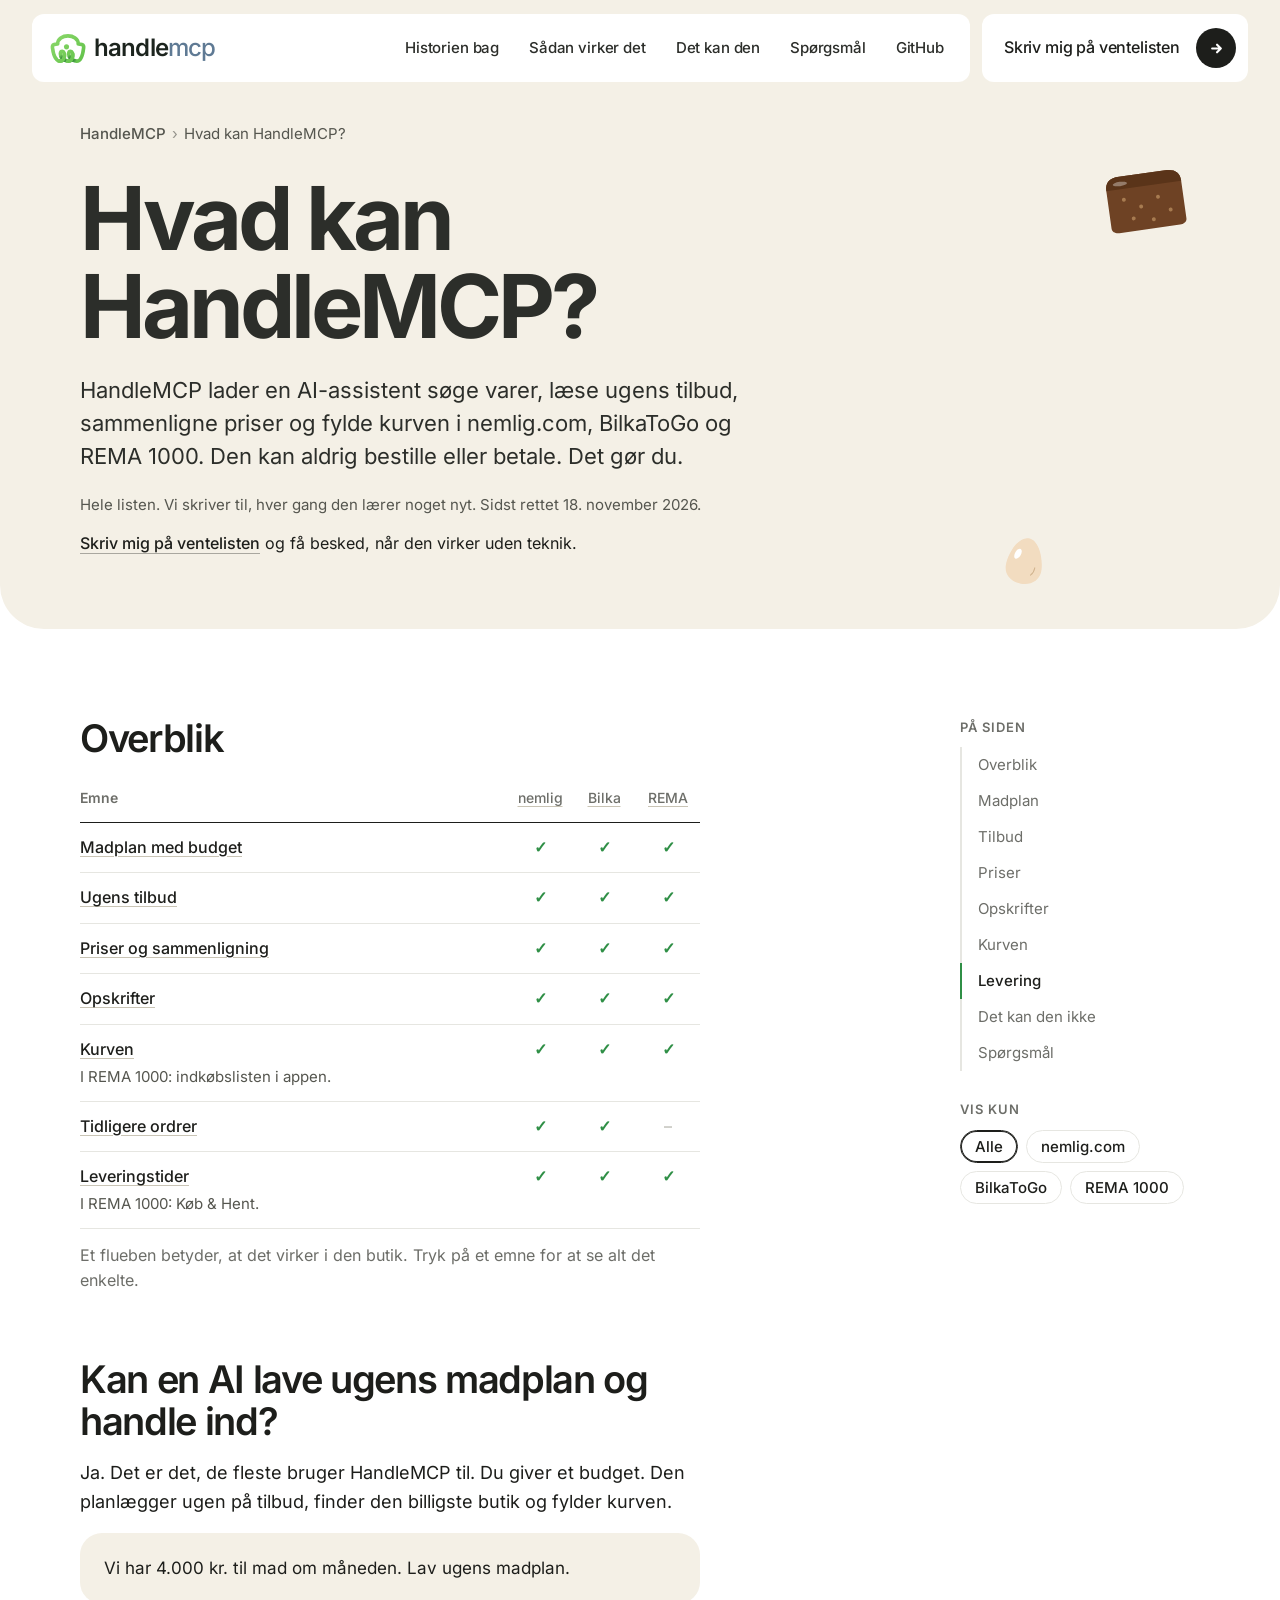
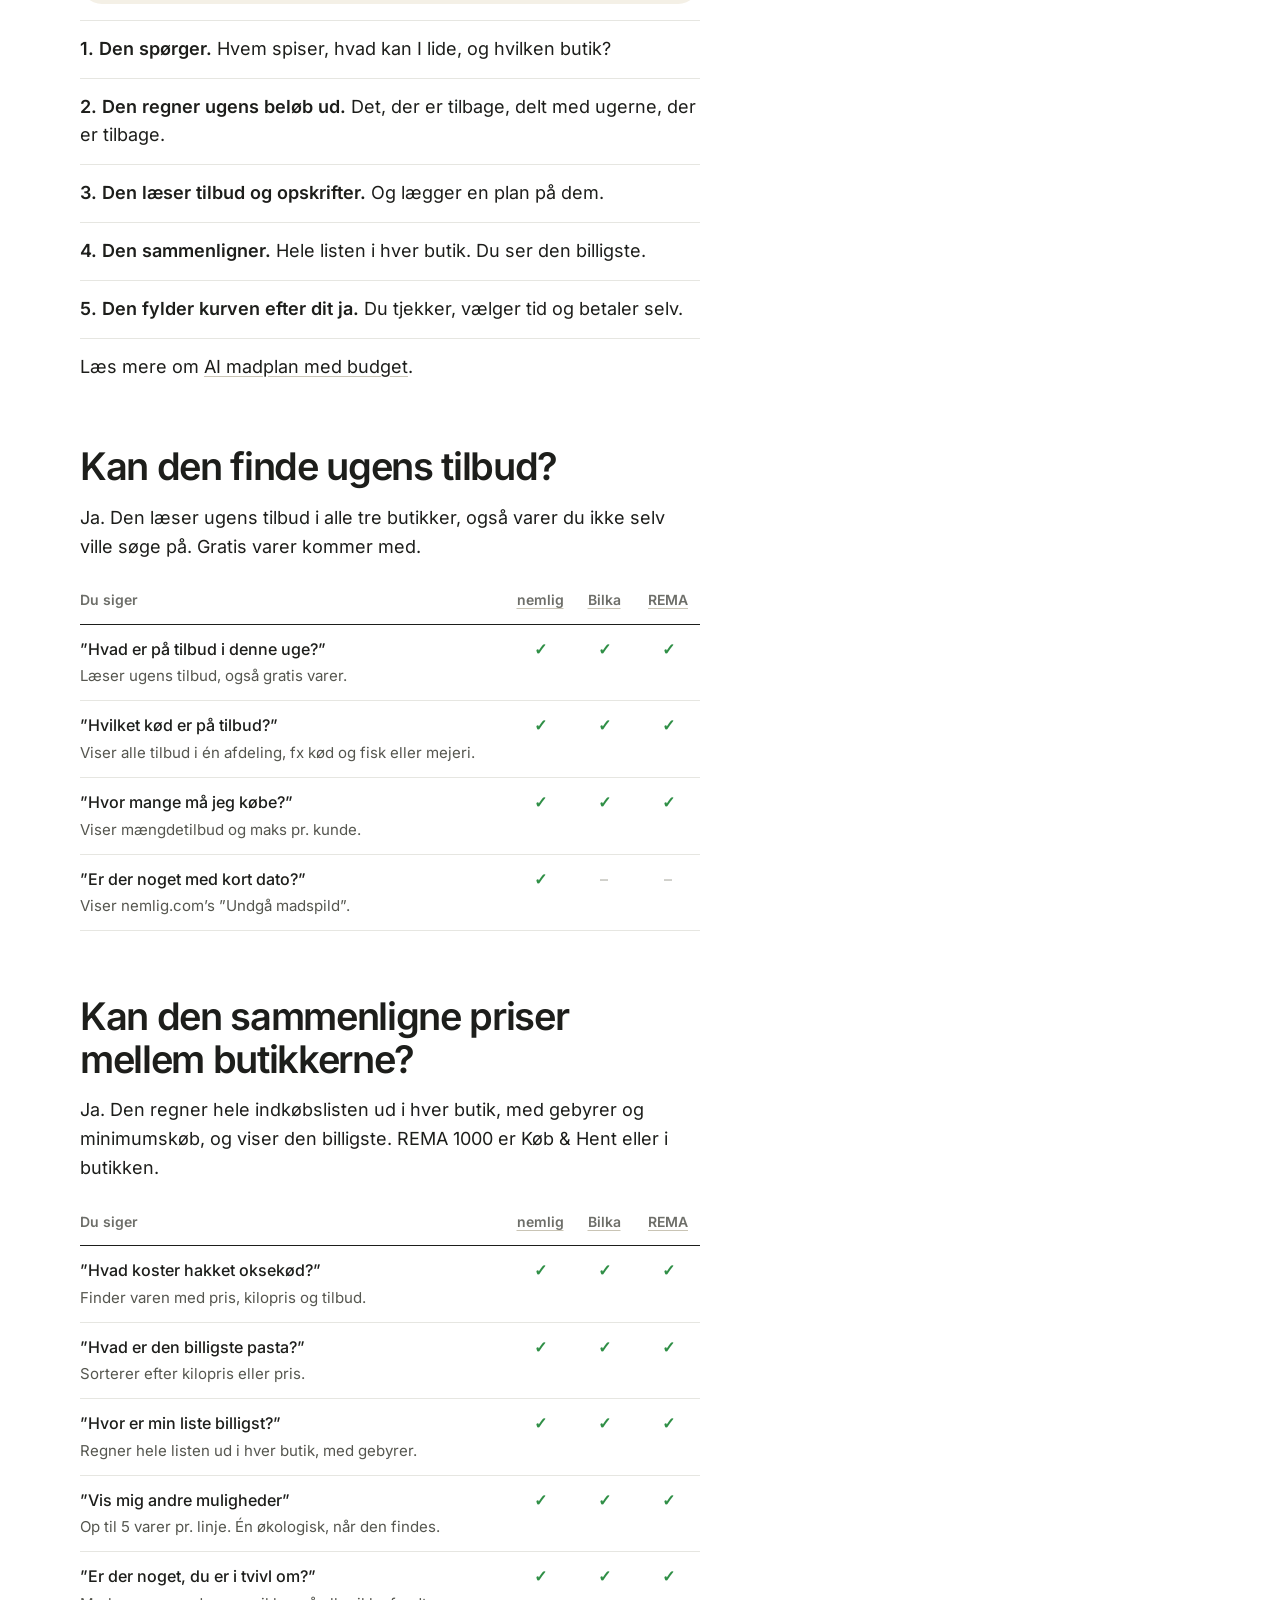
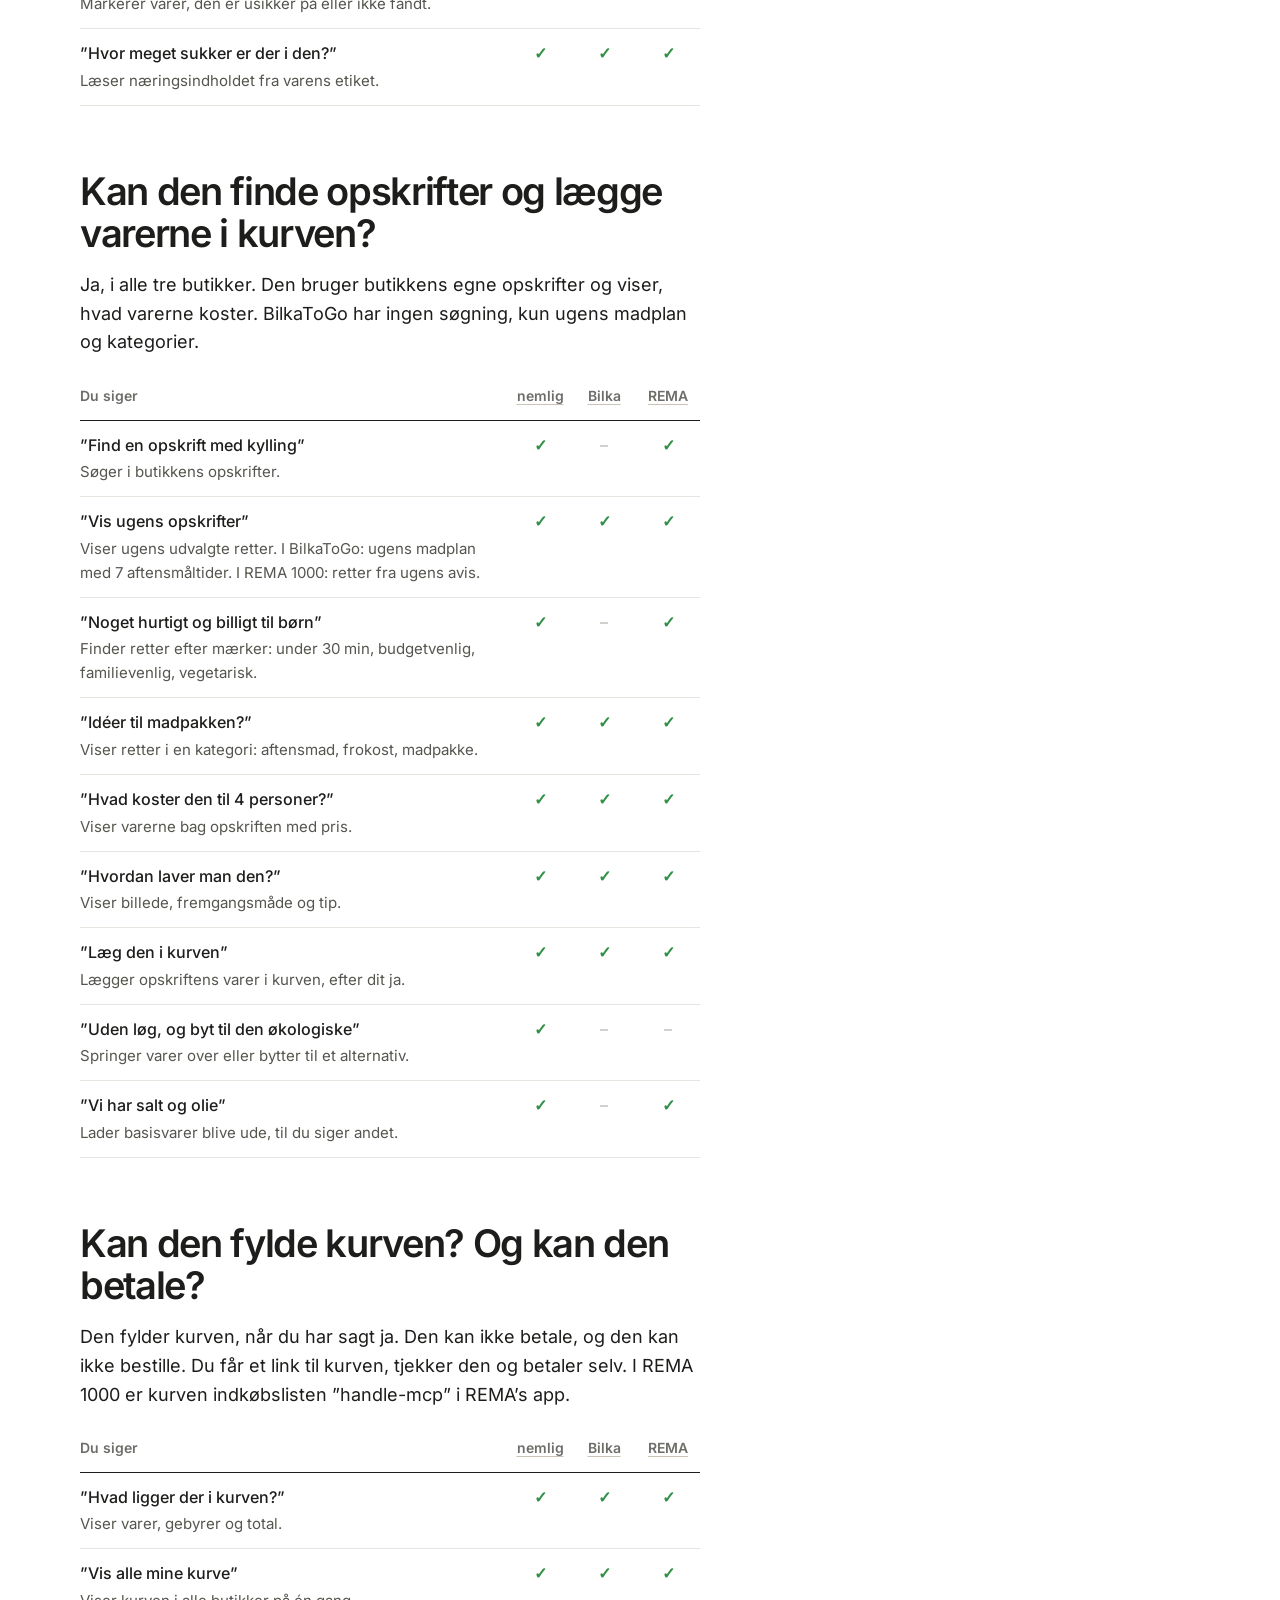
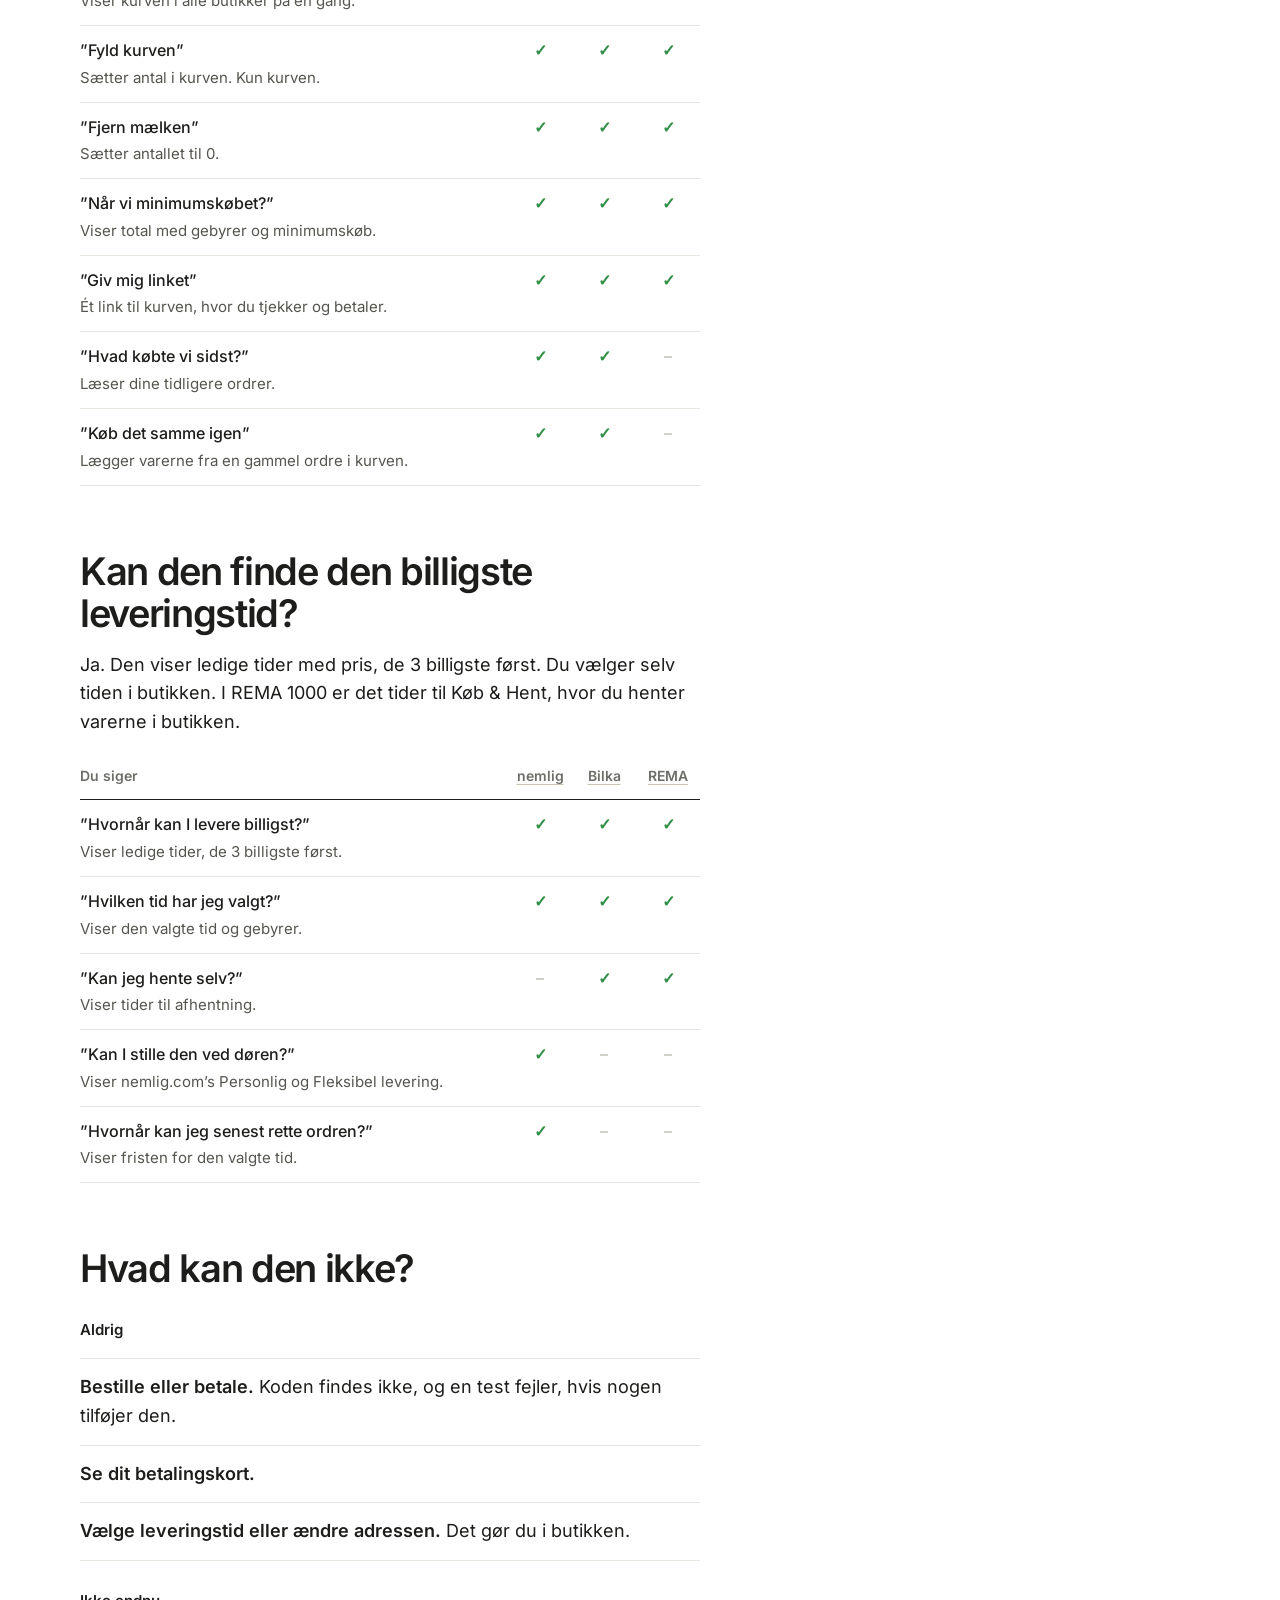
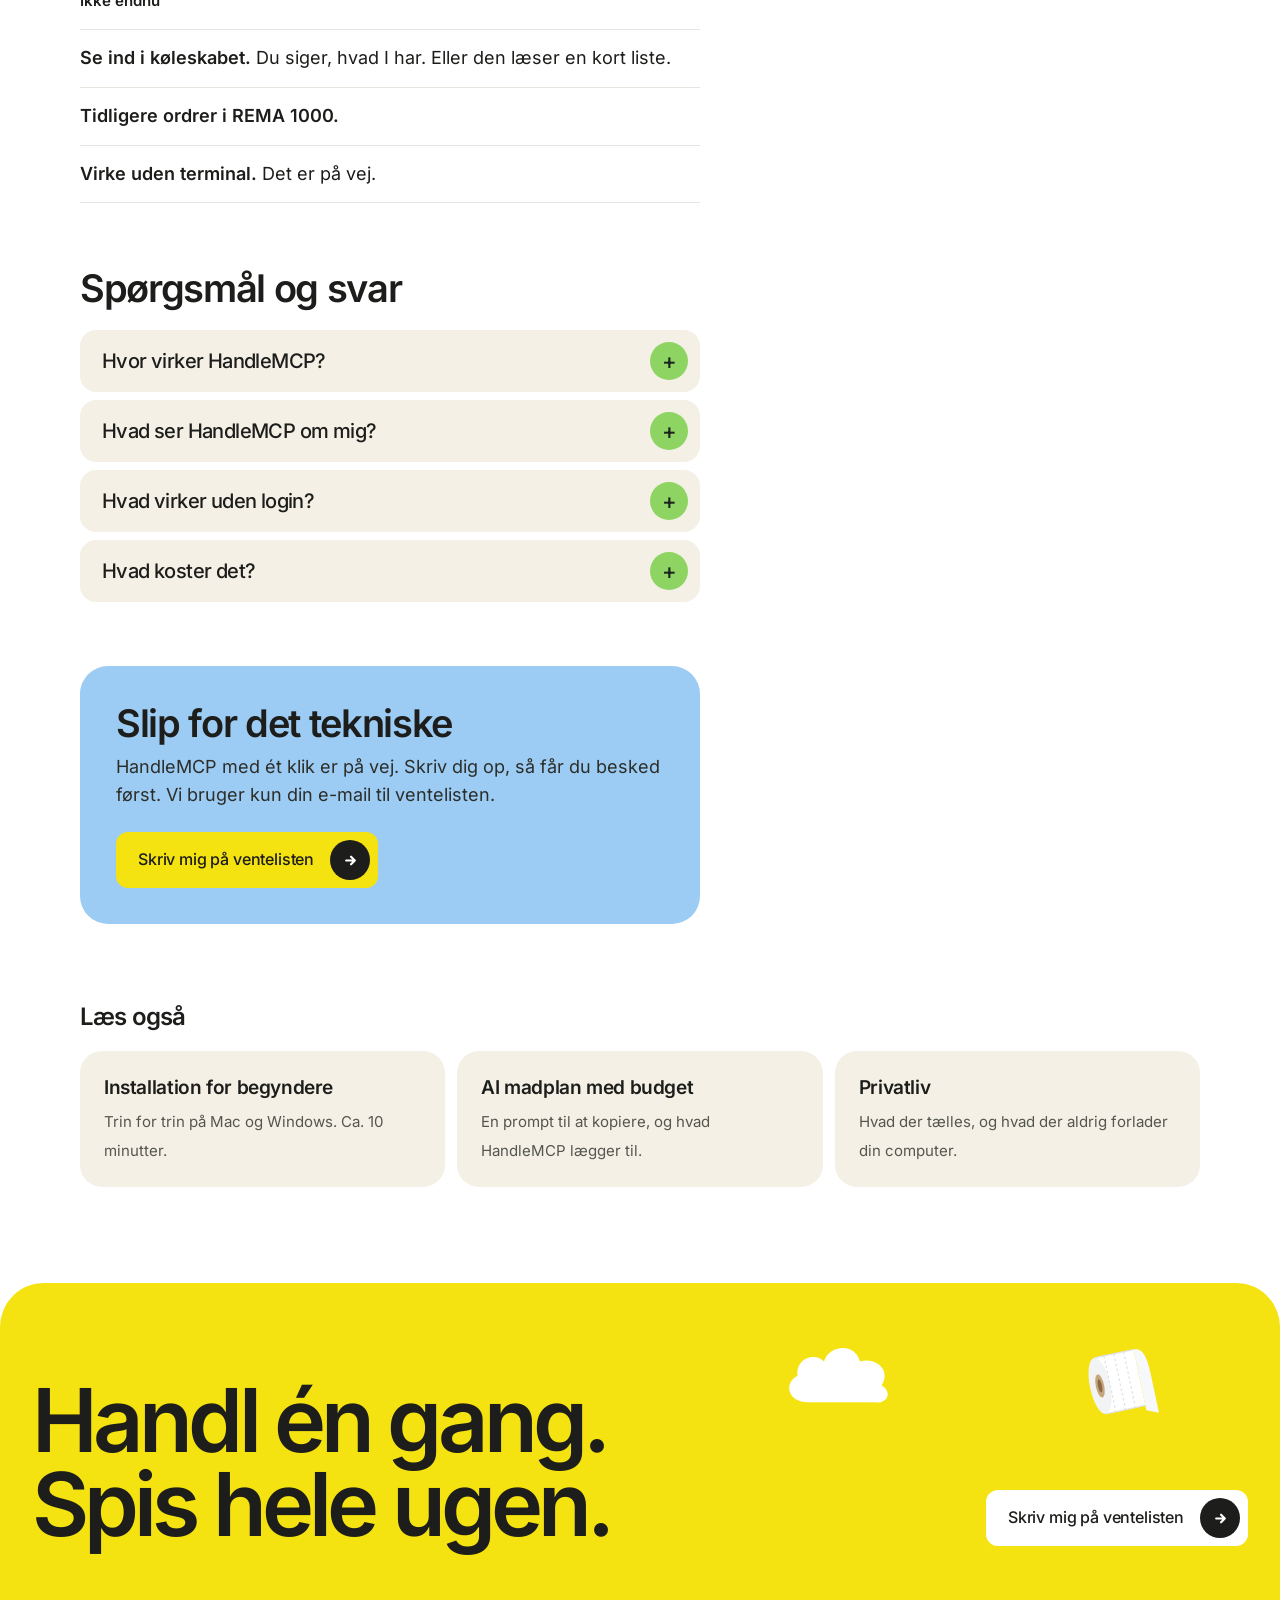
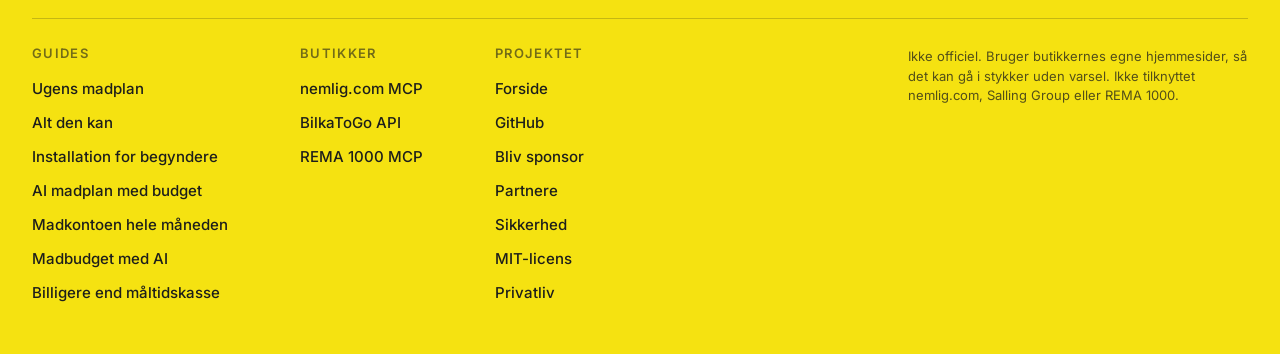
<file: det-kan-den/index.html>
<!doctype html>
<html lang="da">
<head>
<meta charset="utf-8">
<meta name="viewport" content="width=device-width, initial-scale=1">
<title>Hvad kan HandleMCP? Alt den kan i nemlig, Bilka og REMA</title>
<meta name="description" content="Hele listen over, hvad HandleMCP kan i nemlig.com, BilkaToGo og REMA 1000: tilbud, priser, opskrifter, kurv og levering. Den betaler aldrig. Det gør du.">
<link rel="canonical" href="https://handlemcp.dk/det-kan-den/">
<meta name="robots" content="index, follow, max-image-preview:large">
<meta name="color-scheme" content="light">
<meta property="og:site_name" content="HandleMCP">
<meta property="og:locale" content="da_DK">
<meta property="og:type" content="article">
<meta property="og:url" content="https://handlemcp.dk/det-kan-den/">
<meta property="og:title" content="Hvad kan HandleMCP? Alt den kan i nemlig, Bilka og REMA">
<meta property="og:description" content="Hele listen over, hvad HandleMCP kan i nemlig.com, BilkaToGo og REMA 1000: tilbud, priser, opskrifter, kurv og levering. Den betaler aldrig. Det gør du.">
<meta property="og:image" content="https://handlemcp.dk/og.png">
<meta name="twitter:card" content="summary_large_image">
<link rel="icon" href="/favicon.ico" sizes="any">
<link rel="icon" href="/favicon-48.png" sizes="48x48" type="image/png">
<link rel="icon" href="/logo.svg" type="image/svg+xml">
<link rel="apple-touch-icon" href="/apple-touch-icon.png">
<link rel="stylesheet" href="/sider.css">
<script type="application/ld+json">
{
 "@context": "https://schema.org",
 "@graph": [
  {
   "@type": "SoftwareApplication",
   "@id": "https://handlemcp.dk/#software",
   "name": "HandleMCP",
   "alternateName": [
    "handle-mcp",
    "Handle MCP"
   ],
   "description": "En AI-assistent laver ugens madplan inden for jeres budget, bygget på tilbud i nemlig.com, BilkaToGo og REMA 1000, og fylder den billigste kurv. Du betaler altid selv.",
   "url": "https://handlemcp.dk/",
   "applicationCategory": "UtilitiesApplication",
   "operatingSystem": "macOS, Linux, Windows",
   "license": "https://opensource.org/licenses/MIT",
   "isAccessibleForFree": true,
   "offers": {
    "@type": "Offer",
    "price": "0",
    "priceCurrency": "DKK"
   },
   "sameAs": [
    "https://github.com/NJohansen/handle-mcp"
   ],
   "author": {
    "@type": "Person",
    "name": "Niclas Johansen",
    "url": "https://github.com/NJohansen"
   }
  },
  {
   "@type": "FAQPage",
   "@id": "https://handlemcp.dk/det-kan-den/#faq",
   "url": "https://handlemcp.dk/det-kan-den/",
   "inLanguage": "da",
   "mainEntity": [
    {
     "@type": "Question",
     "name": "Hvor virker HandleMCP?",
     "acceptedAnswer": {
      "@type": "Answer",
      "text": "I AI-apps, der kan bruge MCP på din computer: Claude Desktop, Claude Code, Codex og Grok. På Mac, Windows og Linux. Uden terminal og på mobil er på vej. Skriv dig på ventelisten."
     }
    },
    {
     "@type": "Question",
     "name": "Hvad ser HandleMCP om mig?",
     "acceptedAnswer": {
      "@type": "Answer",
      "text": "Dit login bliver på din egen computer, i systemets nøglering. Navn, adresse og telefon fjernes fra alle svar. Den tæller kun brug, hvis du siger ja, og aldrig navn, adresse eller varer."
     }
    },
    {
     "@type": "Question",
     "name": "Hvad virker uden login?",
     "acceptedAnswer": {
      "@type": "Answer",
      "text": "nemlig.com’s tilbud, REMA 1000’s søgning og tilbud, og næringsindhold i alle tre butikker. Kurv, levering og tidligere ordrer kræver dit login."
     }
    },
    {
     "@type": "Question",
     "name": "Hvad koster det?",
     "acceptedAnswer": {
      "@type": "Answer",
      "text": "Intet. HandleMCP er gratis og open source, og det bliver ved. Varer og levering betaler du til butikken, som du plejer."
     }
    }
   ]
  },
  {
   "@type": "BreadcrumbList",
   "itemListElement": [
    {
     "@type": "ListItem",
     "position": 1,
     "name": "HandleMCP",
     "item": "https://handlemcp.dk/"
    },
    {
     "@type": "ListItem",
     "position": 2,
     "name": "Hvad kan HandleMCP?",
     "item": "https://handlemcp.dk/det-kan-den/"
    }
   ]
  }
 ]
}
</script>
<script defer src="https://cloud.umami.is/script.js" data-website-id="a6431afb-4982-436d-8b11-bfb33da3baa9" data-domains="handlemcp.dk" data-do-not-track="true"></script>
</head>
<body>
<div class="top"><div class="doodles" aria-hidden="true"><img class="doodle" src="/doodles/bread.svg" alt="Tegning af et rugbrød" width="90" style="top:150px;right:7%;--r:-8deg"><img class="doodle d2" src="/doodles/egg.svg" alt="Tegning af et æg" width="50" style="bottom:44px;right:18%;--r:10deg"></div>
<header class="wrap navwrap">
  <nav>
    <div class="navbox">
    <a class="brand" href="/" aria-label="HandleMCP"><span class="logo"><svg aria-hidden="true" viewBox="1.4 2.6 33.6 28.2" fill="none"><defs><linearGradient id="hm-l" x1="5" y1="3" x2="33" y2="30" gradientUnits="userSpaceOnUse"><stop stop-color="#8bd86a"/><stop offset="1" stop-color="#62c24a"/></linearGradient><radialGradient id="hm-r0" cx="13.777323152349465" cy="27.351026727848833" r="5.1" gradientUnits="userSpaceOnUse"><stop offset=".3" stop-color="#1f6e34" stop-opacity=".75"/><stop offset="1" stop-color="#1f6e34" stop-opacity="0"/></radialGradient><radialGradient id="hm-r1" cx="21.57735077331905" cy="27.351130921906602" r="5.1" gradientUnits="userSpaceOnUse"><stop offset=".3" stop-color="#1f6e34" stop-opacity=".75"/><stop offset="1" stop-color="#1f6e34" stop-opacity="0"/></radialGradient></defs><path d="M8.5 13 C 5.5 13, 3.2 13.4, 3.6 16.4 C 4.4 22.5, 6.2 29, 11 29 C 15.5 29, 16 19.8, 12.9 19.8 C 10.4 19.8, 10.5 24, 12.6 26.3 C 13.6 27.4, 14.8 28.1, 16.2 28.5 C 17 28.8, 17.8 29, 18.8 29 C 23.3 29, 23.8 19.8, 20.7 19.8 C 18.2 19.8, 18.3 24, 20.4 26.3 C 21.4 27.4, 22.6 28.1, 24 28.5 C 24.8 28.8, 25.6 29, 26.5 29 C 30.6 29, 32.2 22.5, 32.9 16.4 C 33.3 13.4, 30.8 13, 27.8 13 C 28 2.8, 8.3 2.8, 8.5 13" stroke="url(#hm-l)" stroke-width="3.4" stroke-linecap="round" stroke-linejoin="round"/><path d="M11.11 23.23 L11.13 23.32 L11.15 23.41 L11.17 23.50 L11.19 23.59 L11.21 23.67 L11.23 23.76 L11.26 23.85 L11.28 23.94 L11.31 24.02 L11.34 24.11 L11.37 24.19 L11.40 24.28 L11.43 24.36 L11.46 24.45 L11.49 24.53 L11.53 24.62 L11.57 24.70 L11.60 24.78 L11.64 24.86 L11.68 24.94 L11.72 25.03 L11.76 25.11 L11.81 25.19 L11.85 25.26 L11.90 25.34 L11.94 25.42 L11.99 25.50 L12.04 25.57 L12.09 25.65 L12.14 25.72 L12.19 25.80 L12.25 25.87 L12.30 25.94 L12.36 26.01 L12.41 26.08 L12.47 26.15 L12.53 26.22 L12.59 26.29 L12.65 26.36 L12.71 26.42 L12.78 26.49 L12.84 26.55 L12.90 26.62 L12.97 26.68 L13.04 26.74 L13.10 26.80 L13.17 26.86 L13.24 26.92 L13.31 26.98 L13.38 27.04 L13.45 27.10 L13.52 27.16 L13.59 27.21 L13.66 27.27 L13.73 27.32 L13.81 27.37 L13.88 27.42 L13.96 27.47 L14.03 27.52 L14.11 27.57 L14.18 27.62 L14.26 27.67 L14.34 27.72 L14.42 27.76 L14.50 27.80 L14.58 27.85 L14.66 27.89 L14.74 27.93 L14.82 27.97 L14.90 28.01 L14.98 28.05 L15.06 28.09 L15.15 28.12 L15.23 28.16 L15.31 28.19 L15.40 28.23 L15.48 28.26 L15.57 28.29 L15.65 28.32 L15.74 28.35 L15.82 28.38 L15.91 28.41 L15.99 28.44 L16.08 28.47 L16.17 28.49 L16.25 28.52 L16.34 28.55 L16.42 28.58 L16.51 28.61 L16.60 28.64 L16.68 28.67 L16.77 28.69 L16.85 28.72 L16.94 28.74 L17.03 28.77 L17.12 28.79 L17.20 28.81 L17.29 28.83 L17.38 28.85 L17.47 28.87 L17.56 28.89 L17.65 28.90 L17.74 28.92 L17.83 28.93 L17.92 28.94 L18.01 28.96 L18.10 28.97 L18.19 28.97 L18.28 28.98 L18.37 28.99 L18.46 28.99" stroke="url(#hm-r0)" stroke-width="3.4" stroke-linecap="butt"/><path d="M18.91 23.21 L18.92 23.30 L18.94 23.39 L18.96 23.47 L18.98 23.56 L19.00 23.65 L19.03 23.74 L19.05 23.83 L19.08 23.91 L19.10 24.00 L19.13 24.09 L19.16 24.17 L19.19 24.26 L19.22 24.34 L19.25 24.43 L19.29 24.51 L19.32 24.59 L19.36 24.68 L19.39 24.76 L19.43 24.84 L19.47 24.92 L19.51 25.00 L19.55 25.08 L19.60 25.16 L19.64 25.24 L19.68 25.32 L19.73 25.40 L19.78 25.48 L19.83 25.55 L19.88 25.63 L19.93 25.70 L19.98 25.78 L20.03 25.85 L20.09 25.92 L20.14 26.00 L20.20 26.07 L20.26 26.14 L20.32 26.20 L20.38 26.27 L20.44 26.34 L20.50 26.41 L20.56 26.47 L20.62 26.54 L20.69 26.60 L20.75 26.66 L20.82 26.73 L20.88 26.79 L20.95 26.85 L21.02 26.91 L21.09 26.97 L21.16 27.03 L21.23 27.08 L21.30 27.14 L21.37 27.20 L21.44 27.25 L21.51 27.30 L21.59 27.36 L21.66 27.41 L21.74 27.46 L21.81 27.51 L21.89 27.56 L21.96 27.61 L22.04 27.66 L22.12 27.70 L22.20 27.75 L22.28 27.79 L22.35 27.84 L22.43 27.88 L22.51 27.92 L22.60 27.96 L22.68 28.00 L22.76 28.04 L22.84 28.08 L22.92 28.11 L23.01 28.15 L23.09 28.19 L23.17 28.22 L23.26 28.25 L23.34 28.28 L23.43 28.32 L23.51 28.35 L23.60 28.38 L23.69 28.40 L23.77 28.43 L23.86 28.46 L23.95 28.48 L24.03 28.51 L24.12 28.54 L24.20 28.57 L24.29 28.60 L24.37 28.63 L24.46 28.66 L24.55 28.69 L24.63 28.71 L24.72 28.74 L24.81 28.76 L24.89 28.79 L24.98 28.81 L25.07 28.83 L25.16 28.85 L25.25 28.87 L25.33 28.89 L25.42 28.90 L25.51 28.92 L25.60 28.93 L25.69 28.95 L25.78 28.96 L25.87 28.97 L25.96 28.98 L26.05 28.98 L26.14 28.99 L26.23 28.99 L26.32 29.00" stroke="url(#hm-r1)" stroke-width="3.4" stroke-linecap="butt"/><path d="M8.70 28.41 L8.78 28.46 L8.86 28.50 L8.94 28.54 L9.02 28.58 L9.10 28.62 L9.19 28.65 L9.27 28.68 L9.36 28.72 L9.44 28.75 L9.53 28.77 L9.61 28.80 L9.70 28.83 L9.79 28.85 L9.88 28.87 L9.96 28.89 L10.05 28.91 L10.14 28.93 L10.23 28.94 L10.32 28.95 L10.41 28.97 L10.50 28.98 L10.59 28.98 L10.68 28.99 L10.77 29.00 L10.86 29.00 L10.95 29.00 L11.04 29.00 L11.13 29.00 L11.22 28.99 L11.31 28.98 L11.40 28.97 L11.49 28.96 L11.58 28.95 L11.67 28.93 L11.76 28.91 L11.85 28.88 L11.93 28.86 L12.02 28.83 L12.10 28.80 L12.19 28.76 L12.27 28.72 L12.35 28.68 L12.43 28.64 L12.51 28.60 L12.59 28.55 L12.67 28.50 L12.74 28.45 L12.81 28.40 L12.89 28.34 L12.96 28.29 L13.03 28.23 L13.09 28.17 L13.16 28.11 L13.22 28.04 L13.29 27.98 L13.35 27.91 L13.41 27.84 L13.47 27.77 L13.52 27.70 L13.58 27.63 L13.63 27.56 L13.69 27.49 L13.74 27.41 L13.79 27.34 L13.84 27.26 L13.88 27.18 L13.93 27.10 L13.97 27.03 L14.02 26.95 L14.06 26.87 L14.10 26.79 L14.14 26.70 L14.18 26.62 L14.22 26.54 L14.25 26.46 L14.29 26.37 L14.32 26.29 L14.35 26.20 L14.38 26.12 L14.42 26.03 L14.44 25.95 L14.47 25.86 L14.50 25.78 L14.53 25.69 L14.55 25.60 L14.58 25.52 L14.60 25.43 L14.62 25.34 L14.64 25.25 L14.66 25.16 L14.68 25.08 L14.70 24.99 L14.72 24.90 L14.74 24.81 L14.75 24.72 L14.77 24.63 L14.78 24.54 L14.79 24.45 L14.80 24.36 L14.82 24.27 L14.83 24.18 L14.83 24.09 L14.84 24.00 L14.85 23.91 L14.86 23.82 L14.86 23.73 L14.86 23.64 L14.87 23.55 L14.87 23.46 L14.87 23.37 L14.87 23.28 L14.87 23.19 L14.87 23.10 L14.87 23.01 L14.86 22.92 L14.86 22.83 L14.85 22.74 L14.84 22.65 L14.83 22.56 L14.82 22.47 L14.81 22.38 L14.80 22.29 L14.79 22.20 L14.77 22.11 L14.76 22.02 L14.74 21.93 L14.72 21.84" stroke="url(#hm-l)" stroke-width="3.4" stroke-linecap="butt"/><path d="M16.51 28.61 L16.60 28.64 L16.68 28.67 L16.77 28.69 L16.85 28.72 L16.94 28.74 L17.03 28.77 L17.12 28.79 L17.20 28.81 L17.29 28.83 L17.38 28.85 L17.47 28.87 L17.56 28.89 L17.65 28.90 L17.74 28.92 L17.83 28.93 L17.92 28.94 L18.01 28.96 L18.10 28.97 L18.19 28.97 L18.28 28.98 L18.37 28.99 L18.46 28.99 L18.55 29.00 L18.64 29.00 L18.73 29.00 L18.82 29.00 L18.91 29.00 L19.00 28.99 L19.09 28.99 L19.18 28.98 L19.27 28.97 L19.36 28.95 L19.45 28.93 L19.54 28.91 L19.62 28.89 L19.71 28.86 L19.80 28.83 L19.88 28.80 L19.97 28.77 L20.05 28.73 L20.13 28.70 L20.21 28.65 L20.29 28.61 L20.37 28.56 L20.45 28.52 L20.52 28.47 L20.59 28.41 L20.67 28.36 L20.74 28.30 L20.81 28.24 L20.88 28.18 L20.94 28.12 L21.01 28.06 L21.07 28.00 L21.13 27.93 L21.19 27.86 L21.25 27.79 L21.31 27.72 L21.36 27.65 L21.42 27.58 L21.47 27.51 L21.52 27.43 L21.57 27.36 L21.62 27.28 L21.67 27.20 L21.72 27.13 L21.76 27.05 L21.81 26.97 L21.85 26.89 L21.89 26.81 L21.93 26.73 L21.97 26.64 L22.01 26.56 L22.04 26.48 L22.08 26.40 L22.11 26.31 L22.14 26.23 L22.18 26.14 L22.21 26.06 L22.24 25.97 L22.27 25.89 L22.29 25.80 L22.32 25.71 L22.35 25.63 L22.37 25.54 L22.39 25.45 L22.42 25.36 L22.44 25.28 L22.46 25.19 L22.48 25.10 L22.50 25.01 L22.52 24.92 L22.53 24.83 L22.55 24.74 L22.56 24.65 L22.58 24.57 L22.59 24.48 L22.60 24.39 L22.61 24.30 L22.62 24.21 L22.63 24.12 L22.64 24.03 L22.65 23.94 L22.65 23.85 L22.66 23.76 L22.66 23.66 L22.67 23.57 L22.67 23.48 L22.67 23.39 L22.67 23.30 L22.67 23.21 L22.67 23.12 L22.67 23.03 L22.66 22.94 L22.66 22.85 L22.65 22.76 L22.64 22.67 L22.64 22.58 L22.63 22.49 L22.62 22.40 L22.60 22.31 L22.59 22.22 L22.58 22.13 L22.56 22.04 L22.54 21.95 L22.52 21.86" stroke="url(#hm-l)" stroke-width="3.4" stroke-linecap="butt"/><circle cx="16.8" cy="15.6" r="2.4" fill="url(#hm-l)"/></svg></span><span>handle<span class="mcp">mcp</span></span></a>
    <ul>
      <li class="opt"><a href="/#losning">Historien bag</a></li>
      <li class="opt"><a href="/#saadan">Sådan virker det</a></li>
      <li class="opt"><a href="/#kan">Det kan den</a></li>
      <li class="opt wide"><a href="/#faq">Spørgsmål</a></li>
      <li class="opt"><a class="gh" href="https://github.com/NJohansen/handle-mcp" aria-label="GitHub" data-umami-event="github" data-umami-event-sted="nav"><svg class="ghmark" viewBox="0 0 16 16" aria-hidden="true"><path d="M8 0C3.58 0 0 3.58 0 8c0 3.54 2.29 6.53 5.47 7.59.4.07.55-.17.55-.38 0-.19-.01-.82-.01-1.49-2.01.37-2.53-.49-2.69-.94-.09-.23-.48-.94-.82-1.13-.28-.15-.68-.52-.01-.53.63-.01 1.08.58 1.23.82.72 1.21 1.87.87 2.33.66.07-.52.28-.87.51-1.07-1.78-.2-3.64-.89-3.64-3.95 0-.87.31-1.59.82-2.15-.08-.2-.36-1.02.08-2.12 0 0 .67-.21 2.2.82.64-.18 1.32-.27 2-.27.68 0 1.36.09 2 .27 1.53-1.04 2.2-.82 2.2-.82.44 1.1.16 1.92.08 2.12.51.56.82 1.27.82 2.15 0 3.07-1.87 3.75-3.65 3.95.29.25.54.73.54 1.48 0 1.07-.01 1.93-.01 2.2 0 .21.15.46.55.38A8.013 8.013 0 0016 8c0-4.42-3.58-8-8-8z"/></svg><span class="ghw">GitHub</span><span class="stars" id="stars" hidden aria-label="stjerner på GitHub"><svg viewBox="0 0 16 16" aria-hidden="true"><path d="M8 .9l2.2 4.5 4.9.7-3.6 3.5.9 4.9L8 12.2l-4.4 2.3.9-4.9L.9 6.1l4.9-.7z"/></svg><span id="stars-n"></span></span></a></li>
    </ul>
    </div>
    <a class="btn navcta" href="https://tally.so/r/ArKdkW" data-tally="ArKdkW" data-sted="nav"><span class="lg">Skriv mig på ventelisten</span><span class="sm">Venteliste</span> <i><svg viewBox="0 0 12 12" aria-hidden="true"><path d="M2 6h8M6.5 2.5L10 6l-3.5 3.5"/></svg></i></a>
  </nav>
</header>
<div class="wrap"><div class="intro">
<ol class="crumbs" aria-label="Brødkrumme"><li><a href="/">HandleMCP</a></li><li aria-current="page">Hvad kan HandleMCP?</li></ol>
<h1>Hvad kan HandleMCP?</h1>
<p class="lead">HandleMCP lader en AI-assistent søge varer, læse ugens tilbud, sammenligne priser og fylde kurven i nemlig.com, BilkaToGo og REMA 1000. Den kan aldrig bestille eller betale. Det gør du.</p>
<p class="proof">Hele listen. Vi skriver til, hver gang den lærer noget nyt. Sidst rettet 18. november 2026.</p>
<p class="toplink"><a href="https://tally.so/r/ArKdkW?ref=seo-det-kan-den-top" data-tally="ArKdkW" data-sted="seo-det-kan-den-top">Skriv mig på ventelisten</a> og få besked, når den virker uden teknik.</p>
</div></div>
</div>

<main class="wrap">
<div class="page">
<article>
<h2 id="overblik">Overblik</h2>
<table class="cmp kan ov">
<thead><tr><th>Emne</th><th><a href="/nemlig-mcp/">nemlig</a></th><th><a href="/bilkatogo-api/">Bilka</a></th><th><a href="/rema-1000-mcp/">REMA</a></th></tr></thead>
<tbody>
<tr><th><a href="#madplan">Madplan med budget</a></th><td><span class="ja" aria-label="Ja">✓</span></td><td><span class="ja" aria-label="Ja">✓</span></td><td><span class="ja" aria-label="Ja">✓</span></td></tr>
<tr><th><a href="#tilbud">Ugens tilbud</a></th><td><span class="ja" aria-label="Ja">✓</span></td><td><span class="ja" aria-label="Ja">✓</span></td><td><span class="ja" aria-label="Ja">✓</span></td></tr>
<tr><th><a href="#priser">Priser og sammenligning</a></th><td><span class="ja" aria-label="Ja">✓</span></td><td><span class="ja" aria-label="Ja">✓</span></td><td><span class="ja" aria-label="Ja">✓</span></td></tr>
<tr><th><a href="#opskrifter">Opskrifter</a></th><td><span class="ja" aria-label="Ja">✓</span></td><td><span class="ja" aria-label="Ja">✓</span></td><td><span class="ja" aria-label="Ja">✓</span></td></tr>
<tr><th><a href="#kurv">Kurven</a><small>I REMA 1000: indkøbslisten i appen.</small></th><td><span class="ja" aria-label="Ja">✓</span></td><td><span class="ja" aria-label="Ja">✓</span></td><td><span class="ja" aria-label="Ja">✓</span></td></tr>
<tr><th><a href="#kurv">Tidligere ordrer</a></th><td><span class="ja" aria-label="Ja">✓</span></td><td><span class="ja" aria-label="Ja">✓</span></td><td><span class="nej" aria-label="Nej">–</span></td></tr>
<tr><th><a href="#levering">Leveringstider</a><small>I REMA 1000: Køb &amp; Hent.</small></th><td><span class="ja" aria-label="Ja">✓</span></td><td><span class="ja" aria-label="Ja">✓</span></td><td><span class="ja" aria-label="Ja">✓</span></td></tr>
</tbody></table>
<p class="small">Et flueben betyder, at det virker i den butik. Tryk på et emne for at se alt det enkelte.</p>
<h2 id="madplan">Kan en AI lave ugens madplan og handle ind?</h2>
<p>Ja. Det er det, de fleste bruger HandleMCP til. Du giver et budget. Den planlægger ugen på tilbud, finder den billigste butik og fylder kurven.</p>
<div class="copy"><p>Vi har 4.000 kr. til mad om måneden. Lav ugens madplan.</p></div>
<ol class="rows">
<li><b>Den spørger.</b> Hvem spiser, hvad kan I lide, og hvilken butik?</li>
<li><b>Den regner ugens beløb ud.</b> Det, der er tilbage, delt med ugerne, der er tilbage.</li>
<li><b>Den læser tilbud og opskrifter.</b> Og lægger en plan på dem.</li>
<li><b>Den sammenligner.</b> Hele listen i hver butik. Du ser den billigste.</li>
<li><b>Den fylder kurven efter dit ja.</b> Du tjekker, vælger tid og betaler selv.</li>
</ol>
<p>Læs mere om <a href="/ai-madplan-budget/">AI madplan med budget</a>.</p>
<h2 id="tilbud">Kan den finde ugens tilbud?</h2>
<p>Ja. Den læser ugens tilbud i alle tre butikker, også varer du ikke selv ville søge på. Gratis varer kommer med.</p>
<table class="cmp kan">
<thead><tr><th>Du siger</th><th><a href="/nemlig-mcp/">nemlig</a></th><th><a href="/bilkatogo-api/">Bilka</a></th><th><a href="/rema-1000-mcp/">REMA</a></th></tr></thead>
<tbody>
<tr><th>”Hvad er på tilbud i denne uge?”<small>Læser ugens tilbud, også gratis varer.</small></th><td><span class="ja" aria-label="Ja">✓</span></td><td><span class="ja" aria-label="Ja">✓</span></td><td><span class="ja" aria-label="Ja">✓</span></td></tr>
<tr><th>”Hvilket kød er på tilbud?”<small>Viser alle tilbud i én afdeling, fx kød og fisk eller mejeri.</small></th><td><span class="ja" aria-label="Ja">✓</span></td><td><span class="ja" aria-label="Ja">✓</span></td><td><span class="ja" aria-label="Ja">✓</span></td></tr>
<tr><th>”Hvor mange må jeg købe?”<small>Viser mængdetilbud og maks pr. kunde.</small></th><td><span class="ja" aria-label="Ja">✓</span></td><td><span class="ja" aria-label="Ja">✓</span></td><td><span class="ja" aria-label="Ja">✓</span></td></tr>
<tr><th>”Er der noget med kort dato?”<small>Viser nemlig.com’s ”Undgå madspild”.</small></th><td><span class="ja" aria-label="Ja">✓</span></td><td><span class="nej" aria-label="Nej">–</span></td><td><span class="nej" aria-label="Nej">–</span></td></tr>
</tbody></table>
<h2 id="priser">Kan den sammenligne priser mellem butikkerne?</h2>
<p>Ja. Den regner hele indkøbslisten ud i hver butik, med gebyrer og minimumskøb, og viser den billigste. REMA 1000 er Køb &amp; Hent eller i butikken.</p>
<table class="cmp kan">
<thead><tr><th>Du siger</th><th><a href="/nemlig-mcp/">nemlig</a></th><th><a href="/bilkatogo-api/">Bilka</a></th><th><a href="/rema-1000-mcp/">REMA</a></th></tr></thead>
<tbody>
<tr><th>”Hvad koster hakket oksekød?”<small>Finder varen med pris, kilopris og tilbud.</small></th><td><span class="ja" aria-label="Ja">✓</span></td><td><span class="ja" aria-label="Ja">✓</span></td><td><span class="ja" aria-label="Ja">✓</span></td></tr>
<tr><th>”Hvad er den billigste pasta?”<small>Sorterer efter kilopris eller pris.</small></th><td><span class="ja" aria-label="Ja">✓</span></td><td><span class="ja" aria-label="Ja">✓</span></td><td><span class="ja" aria-label="Ja">✓</span></td></tr>
<tr><th>”Hvor er min liste billigst?”<small>Regner hele listen ud i hver butik, med gebyrer.</small></th><td><span class="ja" aria-label="Ja">✓</span></td><td><span class="ja" aria-label="Ja">✓</span></td><td><span class="ja" aria-label="Ja">✓</span></td></tr>
<tr><th>”Vis mig andre muligheder”<small>Op til 5 varer pr. linje. Én økologisk, når den findes.</small></th><td><span class="ja" aria-label="Ja">✓</span></td><td><span class="ja" aria-label="Ja">✓</span></td><td><span class="ja" aria-label="Ja">✓</span></td></tr>
<tr><th>”Er der noget, du er i tvivl om?”<small>Markerer varer, den er usikker på eller ikke fandt.</small></th><td><span class="ja" aria-label="Ja">✓</span></td><td><span class="ja" aria-label="Ja">✓</span></td><td><span class="ja" aria-label="Ja">✓</span></td></tr>
<tr><th>”Hvor meget sukker er der i den?”<small>Læser næringsindholdet fra varens etiket.</small></th><td><span class="ja" aria-label="Ja">✓</span></td><td><span class="ja" aria-label="Ja">✓</span></td><td><span class="ja" aria-label="Ja">✓</span></td></tr>
</tbody></table>
<h2 id="opskrifter">Kan den finde opskrifter og lægge varerne i kurven?</h2>
<p>Ja, i alle tre butikker. Den bruger butikkens egne opskrifter og viser, hvad varerne koster. BilkaToGo har ingen søgning, kun ugens madplan og kategorier.</p>
<table class="cmp kan">
<thead><tr><th>Du siger</th><th><a href="/nemlig-mcp/">nemlig</a></th><th><a href="/bilkatogo-api/">Bilka</a></th><th><a href="/rema-1000-mcp/">REMA</a></th></tr></thead>
<tbody>
<tr><th>”Find en opskrift med kylling”<small>Søger i butikkens opskrifter.</small></th><td><span class="ja" aria-label="Ja">✓</span></td><td><span class="nej" aria-label="Nej">–</span></td><td><span class="ja" aria-label="Ja">✓</span></td></tr>
<tr><th>”Vis ugens opskrifter”<small>Viser ugens udvalgte retter. I BilkaToGo: ugens madplan med 7 aftensmåltider. I REMA 1000: retter fra ugens avis.</small></th><td><span class="ja" aria-label="Ja">✓</span></td><td><span class="ja" aria-label="Ja">✓</span></td><td><span class="ja" aria-label="Ja">✓</span></td></tr>
<tr><th>”Noget hurtigt og billigt til børn”<small>Finder retter efter mærker: under 30 min, budgetvenlig, familievenlig, vegetarisk.</small></th><td><span class="ja" aria-label="Ja">✓</span></td><td><span class="nej" aria-label="Nej">–</span></td><td><span class="ja" aria-label="Ja">✓</span></td></tr>
<tr><th>”Idéer til madpakken?”<small>Viser retter i en kategori: aftensmad, frokost, madpakke.</small></th><td><span class="ja" aria-label="Ja">✓</span></td><td><span class="ja" aria-label="Ja">✓</span></td><td><span class="ja" aria-label="Ja">✓</span></td></tr>
<tr><th>”Hvad koster den til 4 personer?”<small>Viser varerne bag opskriften med pris.</small></th><td><span class="ja" aria-label="Ja">✓</span></td><td><span class="ja" aria-label="Ja">✓</span></td><td><span class="ja" aria-label="Ja">✓</span></td></tr>
<tr><th>”Hvordan laver man den?”<small>Viser billede, fremgangsmåde og tip.</small></th><td><span class="ja" aria-label="Ja">✓</span></td><td><span class="ja" aria-label="Ja">✓</span></td><td><span class="ja" aria-label="Ja">✓</span></td></tr>
<tr><th>”Læg den i kurven”<small>Lægger opskriftens varer i kurven, efter dit ja.</small></th><td><span class="ja" aria-label="Ja">✓</span></td><td><span class="ja" aria-label="Ja">✓</span></td><td><span class="ja" aria-label="Ja">✓</span></td></tr>
<tr><th>”Uden løg, og byt til den økologiske”<small>Springer varer over eller bytter til et alternativ.</small></th><td><span class="ja" aria-label="Ja">✓</span></td><td><span class="nej" aria-label="Nej">–</span></td><td><span class="nej" aria-label="Nej">–</span></td></tr>
<tr><th>”Vi har salt og olie”<small>Lader basisvarer blive ude, til du siger andet.</small></th><td><span class="ja" aria-label="Ja">✓</span></td><td><span class="nej" aria-label="Nej">–</span></td><td><span class="ja" aria-label="Ja">✓</span></td></tr>
</tbody></table>
<h2 id="kurv">Kan den fylde kurven? Og kan den betale?</h2>
<p>Den fylder kurven, når du har sagt ja. Den kan ikke betale, og den kan ikke bestille. Du får et link til kurven, tjekker den og betaler selv. I REMA 1000 er kurven indkøbslisten ”handle-mcp” i REMA’s app.</p>
<table class="cmp kan">
<thead><tr><th>Du siger</th><th><a href="/nemlig-mcp/">nemlig</a></th><th><a href="/bilkatogo-api/">Bilka</a></th><th><a href="/rema-1000-mcp/">REMA</a></th></tr></thead>
<tbody>
<tr><th>”Hvad ligger der i kurven?”<small>Viser varer, gebyrer og total.</small></th><td><span class="ja" aria-label="Ja">✓</span></td><td><span class="ja" aria-label="Ja">✓</span></td><td><span class="ja" aria-label="Ja">✓</span></td></tr>
<tr><th>”Vis alle mine kurve”<small>Viser kurven i alle butikker på én gang.</small></th><td><span class="ja" aria-label="Ja">✓</span></td><td><span class="ja" aria-label="Ja">✓</span></td><td><span class="ja" aria-label="Ja">✓</span></td></tr>
<tr><th>”Fyld kurven”<small>Sætter antal i kurven. Kun kurven.</small></th><td><span class="ja" aria-label="Ja">✓</span></td><td><span class="ja" aria-label="Ja">✓</span></td><td><span class="ja" aria-label="Ja">✓</span></td></tr>
<tr><th>”Fjern mælken”<small>Sætter antallet til 0.</small></th><td><span class="ja" aria-label="Ja">✓</span></td><td><span class="ja" aria-label="Ja">✓</span></td><td><span class="ja" aria-label="Ja">✓</span></td></tr>
<tr><th>”Når vi minimumskøbet?”<small>Viser total med gebyrer og minimumskøb.</small></th><td><span class="ja" aria-label="Ja">✓</span></td><td><span class="ja" aria-label="Ja">✓</span></td><td><span class="ja" aria-label="Ja">✓</span></td></tr>
<tr><th>”Giv mig linket”<small>Ét link til kurven, hvor du tjekker og betaler.</small></th><td><span class="ja" aria-label="Ja">✓</span></td><td><span class="ja" aria-label="Ja">✓</span></td><td><span class="ja" aria-label="Ja">✓</span></td></tr>
<tr><th>”Hvad købte vi sidst?”<small>Læser dine tidligere ordrer.</small></th><td><span class="ja" aria-label="Ja">✓</span></td><td><span class="ja" aria-label="Ja">✓</span></td><td><span class="nej" aria-label="Nej">–</span></td></tr>
<tr><th>”Køb det samme igen”<small>Lægger varerne fra en gammel ordre i kurven.</small></th><td><span class="ja" aria-label="Ja">✓</span></td><td><span class="ja" aria-label="Ja">✓</span></td><td><span class="nej" aria-label="Nej">–</span></td></tr>
</tbody></table>
<h2 id="levering">Kan den finde den billigste leveringstid?</h2>
<p>Ja. Den viser ledige tider med pris, de 3 billigste først. Du vælger selv tiden i butikken. I REMA 1000 er det tider til Køb &amp; Hent, hvor du henter varerne i butikken.</p>
<table class="cmp kan">
<thead><tr><th>Du siger</th><th><a href="/nemlig-mcp/">nemlig</a></th><th><a href="/bilkatogo-api/">Bilka</a></th><th><a href="/rema-1000-mcp/">REMA</a></th></tr></thead>
<tbody>
<tr><th>”Hvornår kan I levere billigst?”<small>Viser ledige tider, de 3 billigste først.</small></th><td><span class="ja" aria-label="Ja">✓</span></td><td><span class="ja" aria-label="Ja">✓</span></td><td><span class="ja" aria-label="Ja">✓</span></td></tr>
<tr><th>”Hvilken tid har jeg valgt?”<small>Viser den valgte tid og gebyrer.</small></th><td><span class="ja" aria-label="Ja">✓</span></td><td><span class="ja" aria-label="Ja">✓</span></td><td><span class="ja" aria-label="Ja">✓</span></td></tr>
<tr><th>”Kan jeg hente selv?”<small>Viser tider til afhentning.</small></th><td><span class="nej" aria-label="Nej">–</span></td><td><span class="ja" aria-label="Ja">✓</span></td><td><span class="ja" aria-label="Ja">✓</span></td></tr>
<tr><th>”Kan I stille den ved døren?”<small>Viser nemlig.com’s Personlig og Fleksibel levering.</small></th><td><span class="ja" aria-label="Ja">✓</span></td><td><span class="nej" aria-label="Nej">–</span></td><td><span class="nej" aria-label="Nej">–</span></td></tr>
<tr><th>”Hvornår kan jeg senest rette ordren?”<small>Viser fristen for den valgte tid.</small></th><td><span class="ja" aria-label="Ja">✓</span></td><td><span class="nej" aria-label="Nej">–</span></td><td><span class="nej" aria-label="Nej">–</span></td></tr>
</tbody></table>
<h2 id="ikke">Hvad kan den ikke?</h2>
<p class="label">Aldrig</p>
<ul class="rows">
<li><b>Bestille eller betale.</b> Koden findes ikke, og en test fejler, hvis nogen tilføjer den.</li>
<li><b>Se dit betalingskort.</b></li>
<li><b>Vælge leveringstid eller ændre adressen.</b> Det gør du i butikken.</li>
</ul>
<p class="label">Ikke endnu</p>
<ul class="rows">
<li><b>Se ind i køleskabet.</b> Du siger, hvad I har. Eller den læser en kort liste.</li>
<li><b>Tidligere ordrer i REMA 1000.</b></li>
<li><b>Virke uden terminal.</b> Det er på vej.</li>
</ul>
<h2 id="faq">Spørgsmål og svar</h2>
<div class="faq">
  <details><summary>Hvor virker HandleMCP?</summary><p>I AI-apps, der kan bruge MCP på din computer: Claude Desktop, Claude Code, Codex og Grok. På Mac, Windows og Linux. Uden terminal og på mobil er på vej. Skriv dig på ventelisten.</p></details>
  <details><summary>Hvad ser HandleMCP om mig?</summary><p>Dit login bliver på din egen computer, i systemets nøglering. Navn, adresse og telefon fjernes fra alle svar. Den tæller kun brug, hvis du siger ja, og aldrig navn, adresse eller varer.</p></details>
  <details><summary>Hvad virker uden login?</summary><p>nemlig.com’s tilbud, REMA 1000’s søgning og tilbud, og næringsindhold i alle tre butikker. Kurv, levering og tidligere ordrer kræver dit login.</p></details>
  <details><summary>Hvad koster det?</summary><p>Intet. HandleMCP er gratis og open source, og det bliver ved. Varer og levering betaler du til butikken, som du plejer.</p></details>
</div>

<div class="cta">
<h2>Slip for det tekniske</h2>
<p>HandleMCP med ét klik er på vej. Skriv dig op, så får du besked først. Vi bruger kun din e-mail til ventelisten.</p>
<a class="btn" href="https://tally.so/r/ArKdkW?ref=seo-det-kan-den" data-tally="ArKdkW" data-sted="seo-det-kan-den">Skriv mig på ventelisten <i><svg viewBox="0 0 12 12" aria-hidden="true"><path d="M2 6h8M6.5 2.5L10 6l-3.5 3.5"/></svg></i></a>
</div>
</article>
<aside class="toc tocpick" aria-label="På siden"><b>På siden</b><ul><li><a href="#overblik">Overblik</a></li><li><a href="#madplan">Madplan</a></li><li><a href="#tilbud">Tilbud</a></li><li><a href="#priser">Priser</a></li><li><a href="#opskrifter">Opskrifter</a></li><li><a href="#kurv">Kurven</a></li><li><a href="#levering">Levering</a></li><li><a href="#ikke">Det kan den ikke</a></li><li><a href="#faq">Spørgsmål</a></li></ul><div class="pick" hidden><b>Vis kun</b><div role="group" aria-label="Vis kun det, der virker i én butik"><button type="button" aria-pressed="true">Alle</button><button type="button" data-store="1" aria-pressed="false">nemlig.com</button><button type="button" data-store="2" aria-pressed="false">BilkaToGo</button><button type="button" data-store="3" aria-pressed="false">REMA 1000</button></div></div></aside>
</div>

<div class="more"><h2>Læs også</h2><div class="cards"><a href="/installation/"><b>Installation for begyndere</b><span>Trin for trin på Mac og Windows. Ca. 10 minutter.</span></a><a href="/ai-madplan-budget/"><b>AI madplan med budget</b><span>En prompt til at kopiere, og hvad HandleMCP lægger til.</span></a><a href="/privatliv/"><b>Privatliv</b><span>Hvad der tælles, og hvad der aldrig forlader din computer.</span></a></div></div>
</main>

<footer><div class="doodles" aria-hidden="true"><img class="doodle" src="/doodles/kitchenroll.svg" alt="Tegning af en køkkenrulle" width="84" style="top:56px;right:9%;--r:-12deg"><img class="doodle d2" src="/doodles/cloud.svg" alt="Tegning af en sky" width="120" style="top:40px;right:30%;--r:0deg"></div>
  <div class="wrap">
    <div class="ftop"><p class="big">Handl én gang.<br>Spis hele ugen.</p><a class="btn" href="https://tally.so/r/ArKdkW" data-tally="ArKdkW" data-sted="footer">Skriv mig på ventelisten <i><svg viewBox="0 0 12 12" aria-hidden="true"><path d="M2 6h8M6.5 2.5L10 6l-3.5 3.5"/></svg></i></a></div>
    <div class="fcols">
      <div><b>Guides</b><a href="/ugens-madplan/">Ugens madplan</a><a href="/det-kan-den/" aria-current="page">Alt den kan</a><a href="/installation/">Installation for begyndere</a><a href="/ai-madplan-budget/">AI madplan med budget</a><a href="/madkonto-hele-maaneden/">Madkontoen hele måneden</a><a href="/madbudget-med-ai/">Madbudget med AI</a><a href="/billigere-end-maaltidskasse/">Billigere end måltidskasse</a></div>
      <div><b>Butikker</b><a href="/nemlig-mcp/">nemlig.com MCP</a><a href="/bilkatogo-api/">BilkaToGo API</a><a href="/rema-1000-mcp/">REMA 1000 MCP</a></div>
      <div><b>Projektet</b><a href="/">Forside</a><a href="https://github.com/NJohansen/handle-mcp" data-umami-event="github" data-umami-event-sted="footer">GitHub</a><a href="https://github.com/sponsors/NJohansen" data-umami-event="sponsor" data-umami-event-sted="footer">Bliv sponsor</a><a href="/partnere/">Partnere</a><a href="https://github.com/NJohansen/handle-mcp/blob/main/docs/security.md">Sikkerhed</a><a href="https://github.com/NJohansen/handle-mcp/blob/main/LICENSE">MIT-licens</a><a href="/privatliv/">Privatliv</a></div>
      <p class="disc">Ikke officiel. Bruger butikkernes egne hjemmesider, så det kan gå i stykker uden varsel. Ikke tilknyttet nemlig.com, Salling Group eller REMA 1000.</p>
    </div>
  </div>
</footer>
<script>
// Live GitHub star count. If the call fails, the link just says "GitHub".
(function(){
  var el=document.getElementById('stars'),n=document.getElementById('stars-n');
  function show(c){if(typeof c==='number'){n.textContent=c.toLocaleString('da-DK');el.hidden=false}}
  try{var c=sessionStorage.getItem('hm-stars');if(c!==null){show(+c);return}}catch(e){}
  fetch('https://api.github.com/repos/NJohansen/handle-mcp',{headers:{Accept:'application/vnd.github+json'}})
    .then(function(r){return r.ok?r.json():null})
    .then(function(d){if(d&&typeof d.stargazers_count==='number'){show(d.stargazers_count);try{sessionStorage.setItem('hm-stars',d.stargazers_count)}catch(e){}}})
    .catch(function(){});
})();
</script>
<script>
// Waitlist popup. Any link with data-tally="<form id>" opens the Tally form as a popup.
// Tally's script loads only on the first click, so no third party runs before that.
// Without JS, or if the script fails, the link opens the form on tally.so.
// No data-umami-event on these links: Umami follows such links itself and would skip the popup.
(function(){
  var state='idle';
  function openForm(id){window.Tally.openPopup(id,{layout:'modal',width:560,autoClose:4000})}
  document.addEventListener('click',function(e){
    var btn=e.target.closest&&e.target.closest('[data-tally]');if(!btn)return;
    if(state==='loading')return; // a second click while loading falls through to tally.so
    e.preventDefault();var id=btn.getAttribute('data-tally');
    try{window.umami&&window.umami.track('skriv-mig-op',{sted:btn.getAttribute('data-sted')||''})}catch(err){}
    if(window.Tally){openForm(id);return}
    state='loading';
    var s=document.createElement('script');s.src='https://tally.so/widgets/embed.js';s.async=true;
    s.onload=function(){state='idle';window.Tally?openForm(id):location.href=btn.href};
    s.onerror=function(){state='idle';location.href=btn.href};
    document.head.appendChild(s);
  });
})();
</script>
<script>
// Analytics events that need JS. Umami is cookie-free; without it nothing happens.
(function(){
  function track(name,data){try{window.umami&&window.umami.track(name,data)}catch(e){}}
  // Tally posts a message from its iframe when someone submits the waitlist form.
  addEventListener('message',function(e){
    if(e.origin!=='https://tally.so')return;
    var d=e.data;if(typeof d==='string'){try{d=JSON.parse(d)}catch(err){return}}
    if(d&&d.event==='Tally.FormSubmitted')track('venteliste-tilmeldt');
  });
})();
</script>
<script>
// "På siden": mark the section you are reading.
(function(){
  var links=[].slice.call(document.querySelectorAll('.toc a'));if(!('IntersectionObserver' in window)||!links.length)return;
  var map={};links.forEach(function(a){map[a.getAttribute('href').slice(1)]=a});
  var io=new IntersectionObserver(function(es){es.forEach(function(e){if(e.isIntersecting){links.forEach(function(a){a.classList.remove('on')});map[e.target.id].classList.add('on')}})},{rootMargin:'0px 0px -70% 0px'});
  Object.keys(map).forEach(function(id){var h=document.getElementById(id);if(h)io.observe(h)});
})();
</script>
<script>
// "Vis kun": hide the lines that do not work in the chosen store. Without JS every line shows.
(function(){
  var box=document.querySelector('.pick');if(!box)return;box.hidden=false;
  var btns=[].slice.call(box.querySelectorAll('button'));
  box.addEventListener('click',function(e){
    var b=e.target.closest('button');if(!b)return;var n=+b.getAttribute('data-store')||0;
    btns.forEach(function(x){x.setAttribute('aria-pressed',x===b)});
    [].forEach.call(document.querySelectorAll('.kan:not(.ov)'),function(t){
      var shown=0;[].forEach.call(t.tBodies[0].rows,function(r){var off=n&&r.cells[n].querySelector('.nej');r.hidden=!!off;if(!off)shown++});
      t.hidden=!shown;
    });
  });
})();
</script>
</body>
</html>
</file>
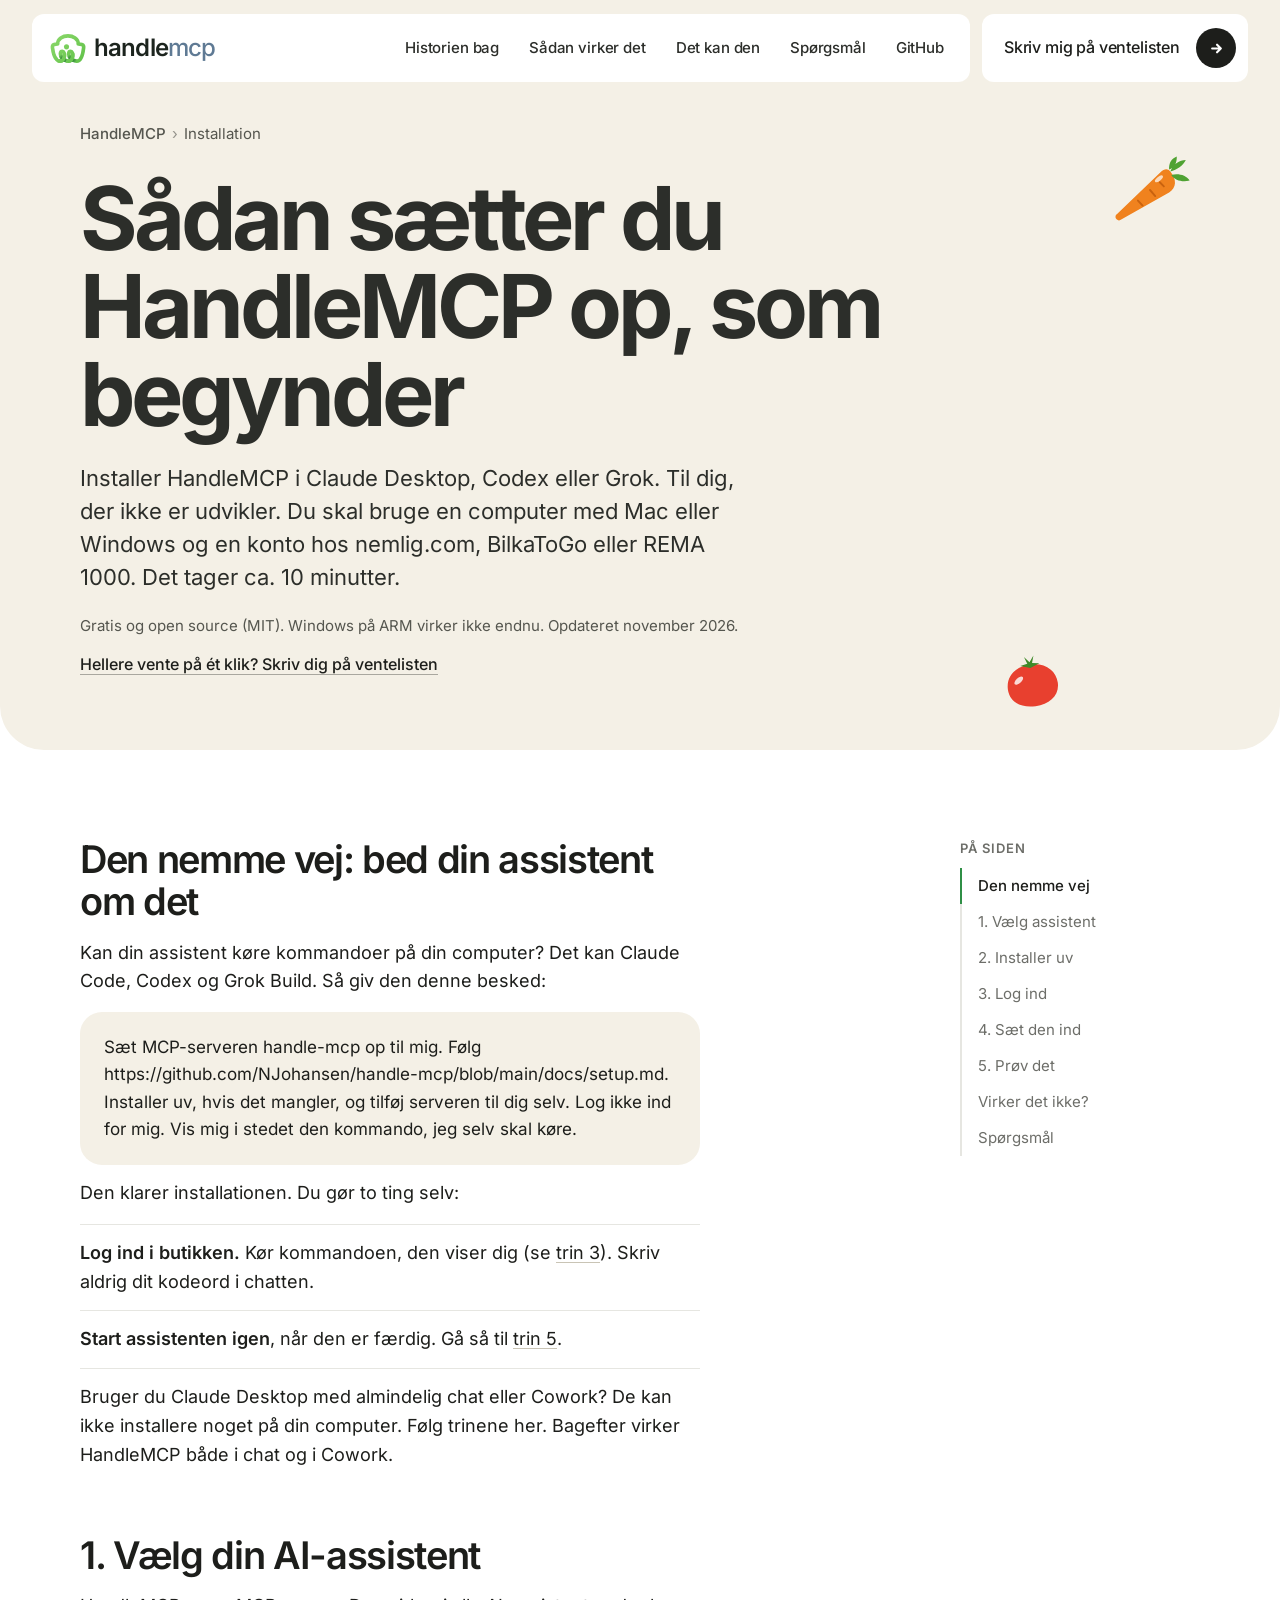
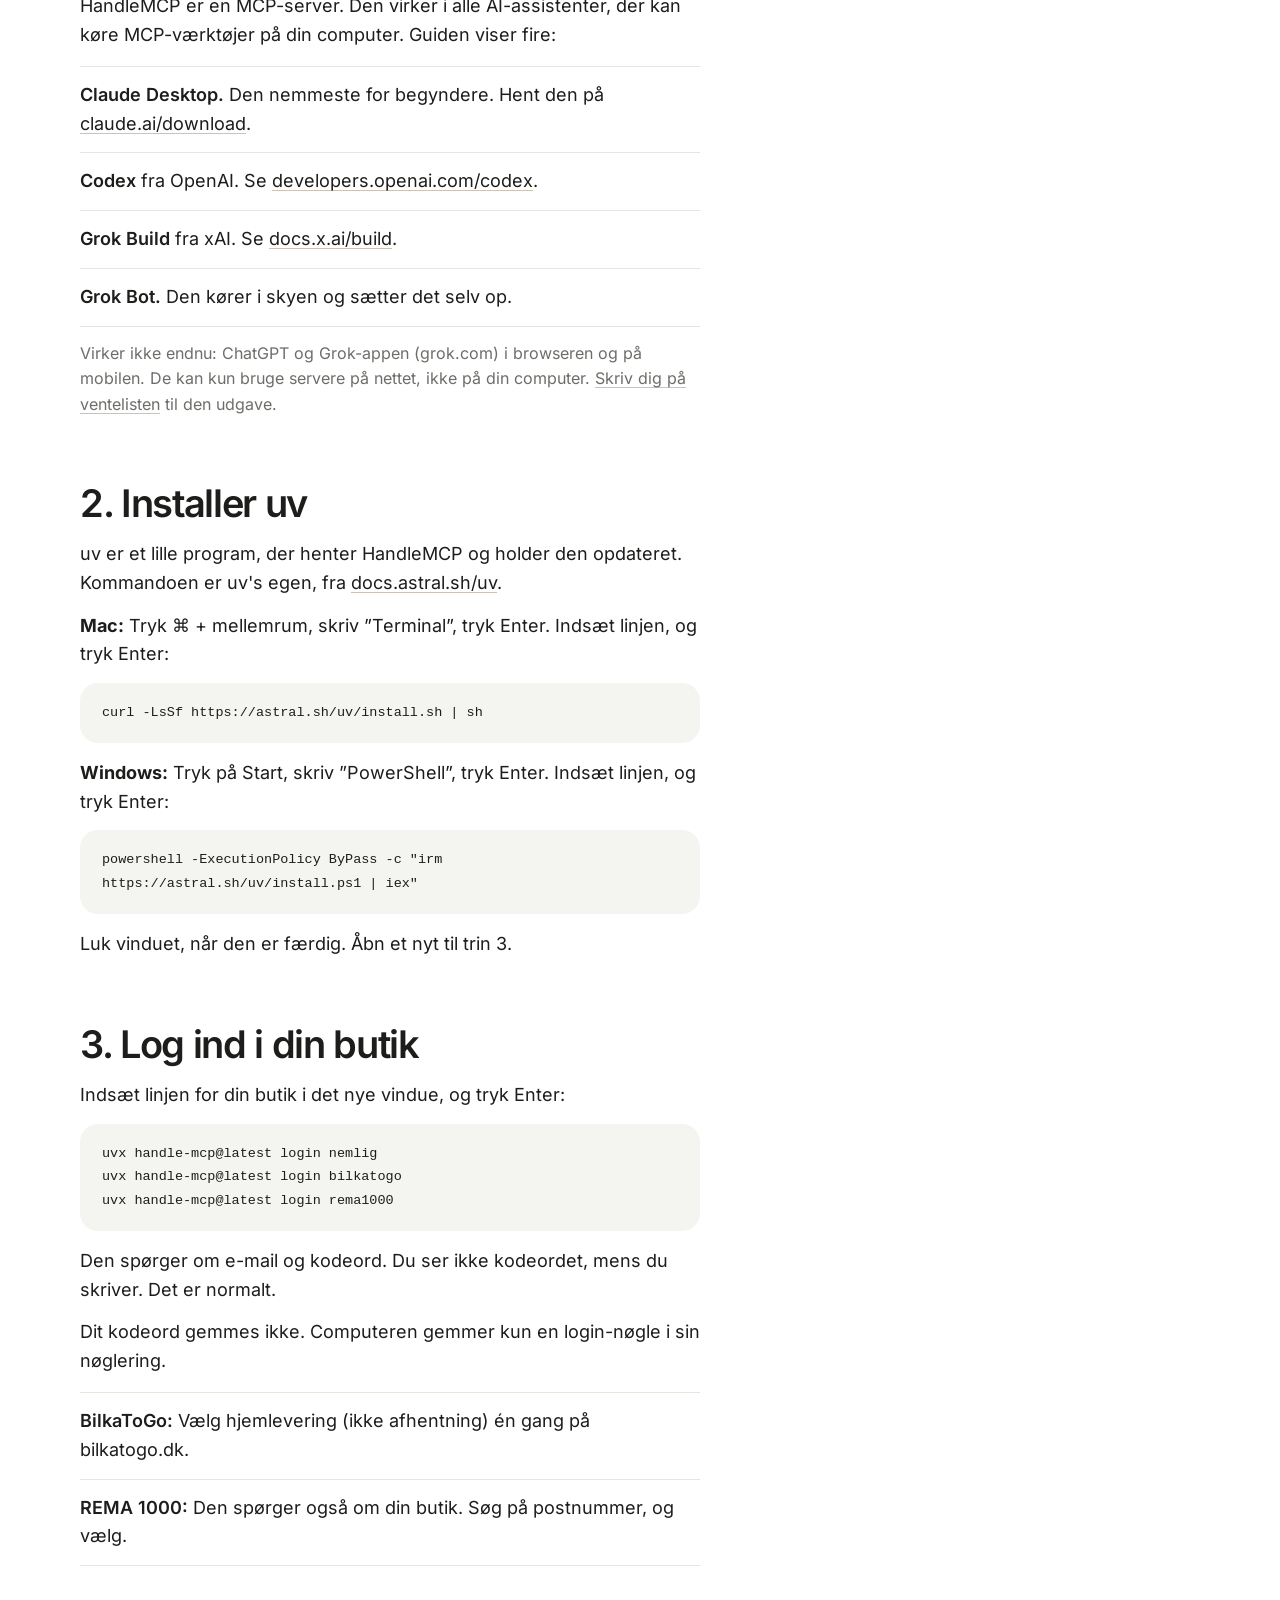
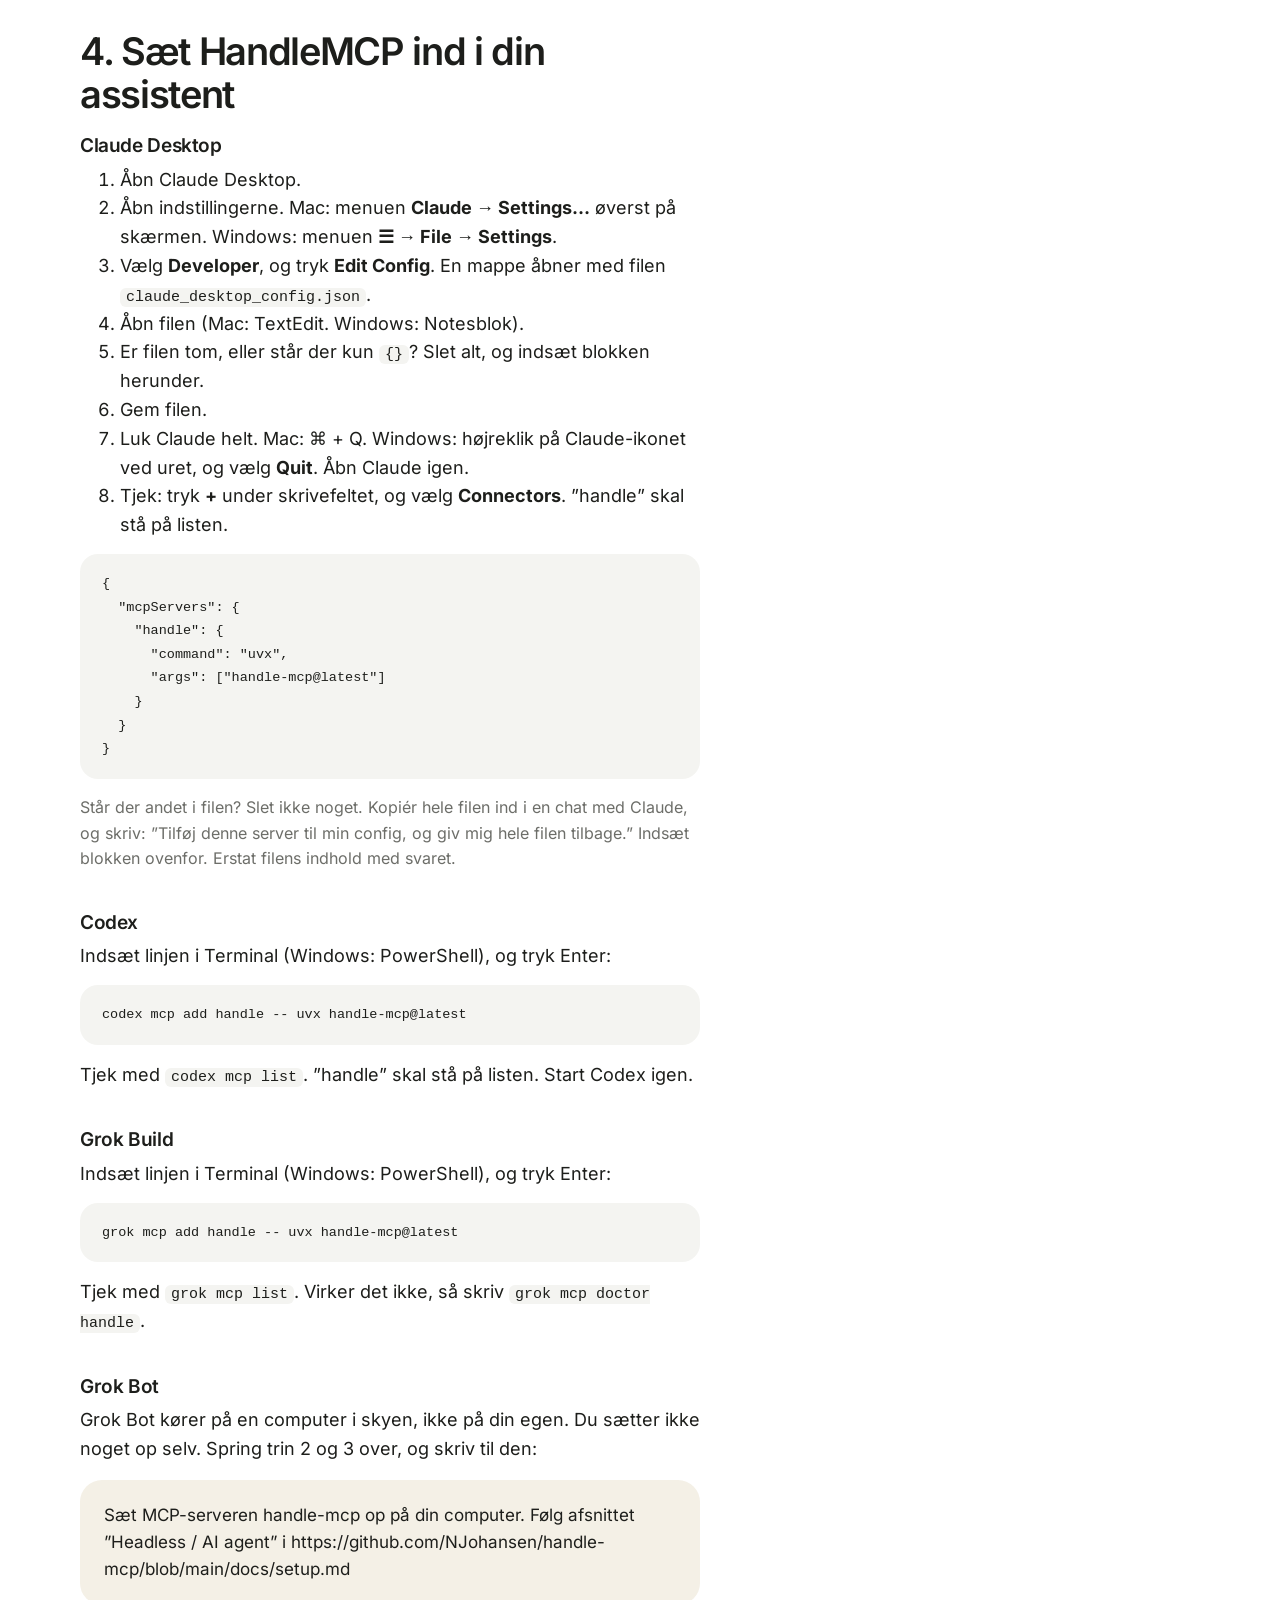
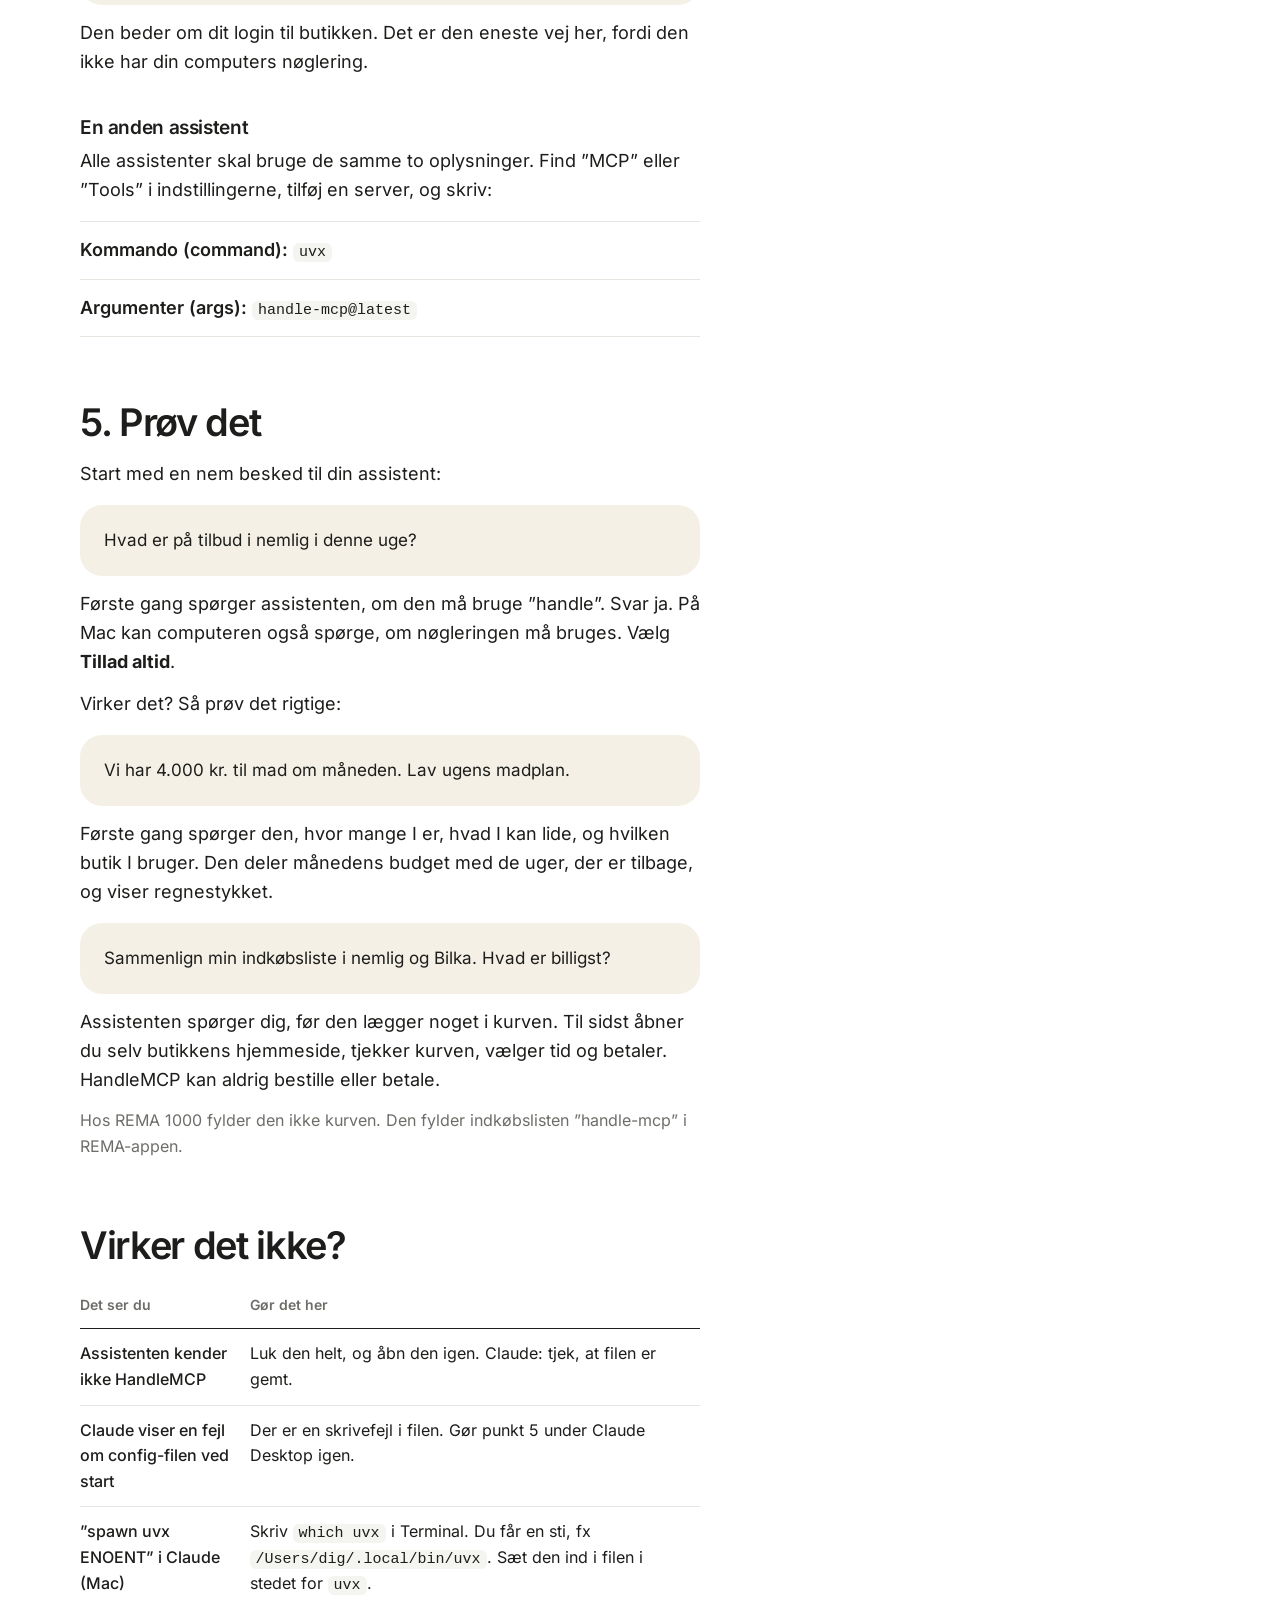
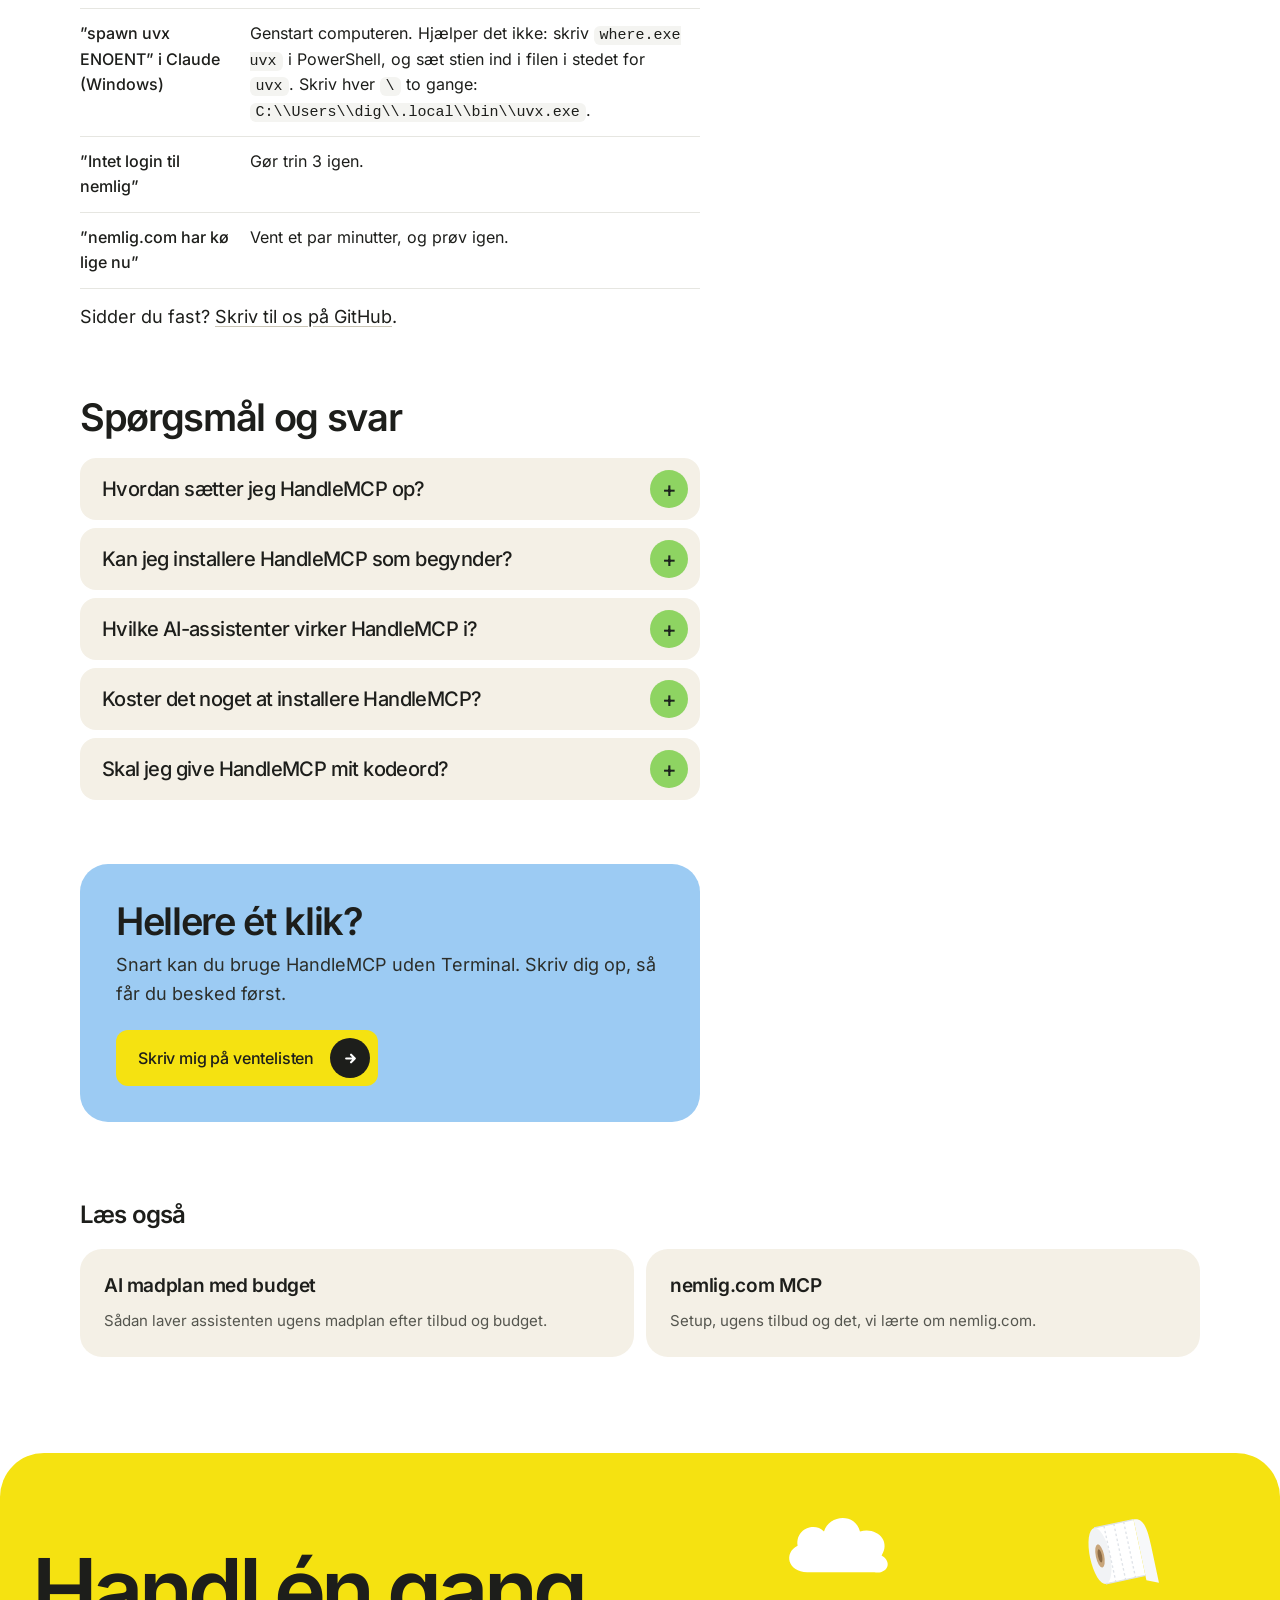
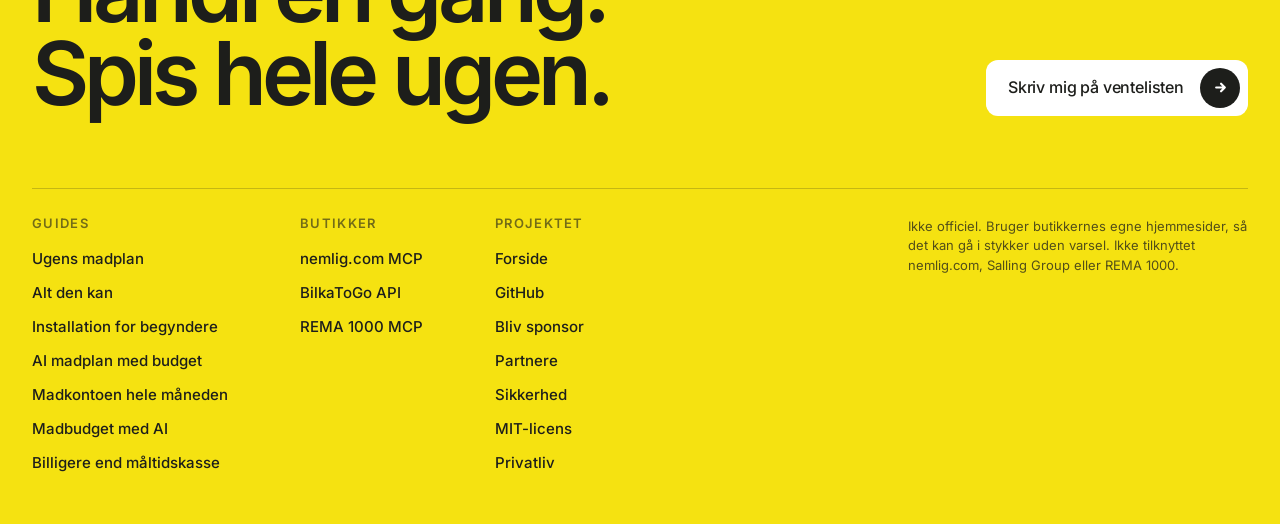
<file: installation/index.html>
<!doctype html>
<html lang="da">
<head>
<meta charset="utf-8">
<meta name="viewport" content="width=device-width, initial-scale=1">
<title>Installer HandleMCP: begynderguide til Claude, Codex og Grok</title>
<meta name="description" content="Installation og opsætning af HandleMCP trin for trin, uden at være udvikler. Til Claude Desktop, Codex, Grok Build og Grok Bot på Mac og Windows. Ca. 10 minutter.">
<link rel="canonical" href="https://handlemcp.dk/installation/">
<meta name="robots" content="index, follow, max-image-preview:large">
<meta name="color-scheme" content="light">
<meta property="og:site_name" content="HandleMCP">
<meta property="og:locale" content="da_DK">
<meta property="og:type" content="article">
<meta property="og:url" content="https://handlemcp.dk/installation/">
<meta property="og:title" content="Installer HandleMCP: begynderguide til Claude, Codex og Grok">
<meta property="og:description" content="Installation og opsætning af HandleMCP trin for trin, uden at være udvikler. Til Claude Desktop, Codex, Grok Build og Grok Bot på Mac og Windows. Ca. 10 minutter.">
<meta property="og:image" content="https://handlemcp.dk/og.png">
<meta name="twitter:card" content="summary_large_image">
<link rel="icon" href="/favicon.ico" sizes="any">
<link rel="icon" href="/favicon-48.png" sizes="48x48" type="image/png">
<link rel="icon" href="/logo.svg" type="image/svg+xml">
<link rel="apple-touch-icon" href="/apple-touch-icon.png">
<link rel="stylesheet" href="/sider.css">
<script type="application/ld+json">
{
 "@context": "https://schema.org",
 "@graph": [
  {
   "@type": "SoftwareApplication",
   "@id": "https://handlemcp.dk/#software",
   "name": "HandleMCP",
   "alternateName": [
    "handle-mcp",
    "Handle MCP"
   ],
   "description": "Open source MCP-server til REMA 1000, nemlig.com og BilkaToGo: søg varer, læs tilbud, sammenlign hele kurven og fyld REMA-indkøbslisten. Du betaler altid selv.",
   "url": "https://handlemcp.dk/",
   "applicationCategory": "UtilitiesApplication",
   "operatingSystem": "macOS, Linux, Windows",
   "license": "https://opensource.org/licenses/MIT",
   "isAccessibleForFree": true,
   "offers": {
    "@type": "Offer",
    "price": "0",
    "priceCurrency": "DKK"
   },
   "sameAs": [
    "https://github.com/NJohansen/handle-mcp"
   ],
   "author": {
    "@type": "Person",
    "name": "Niclas Johansen",
    "url": "https://github.com/NJohansen"
   }
  },
  {
   "@type": "FAQPage",
   "@id": "https://handlemcp.dk/installation/#faq",
   "url": "https://handlemcp.dk/installation/",
   "inLanguage": "da",
   "mainEntity": [
    {
     "@type": "Question",
     "name": "Hvordan sætter jeg HandleMCP op?",
     "acceptedAnswer": {
      "@type": "Answer",
      "text": "Installer uv, log ind i din butik med én kommando, og tilføj HandleMCP til din AI-assistent. Det tager ca. 10 minutter. Trinene står på denne side."
     }
    },
    {
     "@type": "Question",
     "name": "Kan jeg installere HandleMCP som begynder?",
     "acceptedAnswer": {
      "@type": "Answer",
      "text": "Ja. Du kopierer to til tre linjer ind i Terminal. Bruger du Claude Code, Codex eller Grok Build, kan assistenten sætte det op for dig."
     }
    },
    {
     "@type": "Question",
     "name": "Hvilke AI-assistenter virker HandleMCP i?",
     "acceptedAnswer": {
      "@type": "Answer",
      "text": "Claude Desktop, Claude Code, Cowork, Codex, Grok Build og Grok Bot. Den virker ikke i ChatGPT og Grok-appen i browseren eller på mobilen endnu."
     }
    },
    {
     "@type": "Question",
     "name": "Koster det noget at installere HandleMCP?",
     "acceptedAnswer": {
      "@type": "Answer",
      "text": "Nej. HandleMCP er gratis og open source. Du betaler kun for din AI-assistent og dine varer."
     }
    },
    {
     "@type": "Question",
     "name": "Skal jeg give HandleMCP mit kodeord?",
     "acceptedAnswer": {
      "@type": "Answer",
      "text": "Du skriver det én gang i Terminal, når du logger ind. Det gemmes ikke. Computeren gemmer kun en login-nøgle i sin nøglering."
     }
    }
   ]
  },
  {
   "@type": "BreadcrumbList",
   "itemListElement": [
    {
     "@type": "ListItem",
     "position": 1,
     "name": "HandleMCP",
     "item": "https://handlemcp.dk/"
    },
    {
     "@type": "ListItem",
     "position": 2,
     "name": "Installation",
     "item": "https://handlemcp.dk/installation/"
    }
   ]
  }
 ]
}
</script>
<script defer src="https://cloud.umami.is/script.js" data-website-id="a6431afb-4982-436d-8b11-bfb33da3baa9" data-domains="handlemcp.dk" data-do-not-track="true"></script>
</head>
<body>
<div class="top"><div class="doodles" aria-hidden="true"><img class="doodle" src="/doodles/carrot.svg" alt="Tegning af en gulerod" width="80" style="top:150px;right:7%;--r:12deg"><img class="doodle d2" src="/doodles/tomato.svg" alt="Tegning af en tomat" width="60" style="bottom:40px;right:17%;--r:-8deg"></div>
<header class="wrap navwrap">
  <nav>
    <div class="navbox">
    <a class="brand" href="/" aria-label="HandleMCP"><span class="logo"><svg aria-hidden="true" viewBox="1.4 2.6 33.6 28.2" fill="none"><defs><linearGradient id="hm-l" x1="5" y1="3" x2="33" y2="30" gradientUnits="userSpaceOnUse"><stop stop-color="#8bd86a"/><stop offset="1" stop-color="#62c24a"/></linearGradient><radialGradient id="hm-r0" cx="13.777323152349465" cy="27.351026727848833" r="5.1" gradientUnits="userSpaceOnUse"><stop offset=".3" stop-color="#1f6e34" stop-opacity=".75"/><stop offset="1" stop-color="#1f6e34" stop-opacity="0"/></radialGradient><radialGradient id="hm-r1" cx="21.57735077331905" cy="27.351130921906602" r="5.1" gradientUnits="userSpaceOnUse"><stop offset=".3" stop-color="#1f6e34" stop-opacity=".75"/><stop offset="1" stop-color="#1f6e34" stop-opacity="0"/></radialGradient></defs><path d="M8.5 13 C 5.5 13, 3.2 13.4, 3.6 16.4 C 4.4 22.5, 6.2 29, 11 29 C 15.5 29, 16 19.8, 12.9 19.8 C 10.4 19.8, 10.5 24, 12.6 26.3 C 13.6 27.4, 14.8 28.1, 16.2 28.5 C 17 28.8, 17.8 29, 18.8 29 C 23.3 29, 23.8 19.8, 20.7 19.8 C 18.2 19.8, 18.3 24, 20.4 26.3 C 21.4 27.4, 22.6 28.1, 24 28.5 C 24.8 28.8, 25.6 29, 26.5 29 C 30.6 29, 32.2 22.5, 32.9 16.4 C 33.3 13.4, 30.8 13, 27.8 13 C 28 2.8, 8.3 2.8, 8.5 13" stroke="url(#hm-l)" stroke-width="3.4" stroke-linecap="round" stroke-linejoin="round"/><path d="M11.11 23.23 L11.13 23.32 L11.15 23.41 L11.17 23.50 L11.19 23.59 L11.21 23.67 L11.23 23.76 L11.26 23.85 L11.28 23.94 L11.31 24.02 L11.34 24.11 L11.37 24.19 L11.40 24.28 L11.43 24.36 L11.46 24.45 L11.49 24.53 L11.53 24.62 L11.57 24.70 L11.60 24.78 L11.64 24.86 L11.68 24.94 L11.72 25.03 L11.76 25.11 L11.81 25.19 L11.85 25.26 L11.90 25.34 L11.94 25.42 L11.99 25.50 L12.04 25.57 L12.09 25.65 L12.14 25.72 L12.19 25.80 L12.25 25.87 L12.30 25.94 L12.36 26.01 L12.41 26.08 L12.47 26.15 L12.53 26.22 L12.59 26.29 L12.65 26.36 L12.71 26.42 L12.78 26.49 L12.84 26.55 L12.90 26.62 L12.97 26.68 L13.04 26.74 L13.10 26.80 L13.17 26.86 L13.24 26.92 L13.31 26.98 L13.38 27.04 L13.45 27.10 L13.52 27.16 L13.59 27.21 L13.66 27.27 L13.73 27.32 L13.81 27.37 L13.88 27.42 L13.96 27.47 L14.03 27.52 L14.11 27.57 L14.18 27.62 L14.26 27.67 L14.34 27.72 L14.42 27.76 L14.50 27.80 L14.58 27.85 L14.66 27.89 L14.74 27.93 L14.82 27.97 L14.90 28.01 L14.98 28.05 L15.06 28.09 L15.15 28.12 L15.23 28.16 L15.31 28.19 L15.40 28.23 L15.48 28.26 L15.57 28.29 L15.65 28.32 L15.74 28.35 L15.82 28.38 L15.91 28.41 L15.99 28.44 L16.08 28.47 L16.17 28.49 L16.25 28.52 L16.34 28.55 L16.42 28.58 L16.51 28.61 L16.60 28.64 L16.68 28.67 L16.77 28.69 L16.85 28.72 L16.94 28.74 L17.03 28.77 L17.12 28.79 L17.20 28.81 L17.29 28.83 L17.38 28.85 L17.47 28.87 L17.56 28.89 L17.65 28.90 L17.74 28.92 L17.83 28.93 L17.92 28.94 L18.01 28.96 L18.10 28.97 L18.19 28.97 L18.28 28.98 L18.37 28.99 L18.46 28.99" stroke="url(#hm-r0)" stroke-width="3.4" stroke-linecap="butt"/><path d="M18.91 23.21 L18.92 23.30 L18.94 23.39 L18.96 23.47 L18.98 23.56 L19.00 23.65 L19.03 23.74 L19.05 23.83 L19.08 23.91 L19.10 24.00 L19.13 24.09 L19.16 24.17 L19.19 24.26 L19.22 24.34 L19.25 24.43 L19.29 24.51 L19.32 24.59 L19.36 24.68 L19.39 24.76 L19.43 24.84 L19.47 24.92 L19.51 25.00 L19.55 25.08 L19.60 25.16 L19.64 25.24 L19.68 25.32 L19.73 25.40 L19.78 25.48 L19.83 25.55 L19.88 25.63 L19.93 25.70 L19.98 25.78 L20.03 25.85 L20.09 25.92 L20.14 26.00 L20.20 26.07 L20.26 26.14 L20.32 26.20 L20.38 26.27 L20.44 26.34 L20.50 26.41 L20.56 26.47 L20.62 26.54 L20.69 26.60 L20.75 26.66 L20.82 26.73 L20.88 26.79 L20.95 26.85 L21.02 26.91 L21.09 26.97 L21.16 27.03 L21.23 27.08 L21.30 27.14 L21.37 27.20 L21.44 27.25 L21.51 27.30 L21.59 27.36 L21.66 27.41 L21.74 27.46 L21.81 27.51 L21.89 27.56 L21.96 27.61 L22.04 27.66 L22.12 27.70 L22.20 27.75 L22.28 27.79 L22.35 27.84 L22.43 27.88 L22.51 27.92 L22.60 27.96 L22.68 28.00 L22.76 28.04 L22.84 28.08 L22.92 28.11 L23.01 28.15 L23.09 28.19 L23.17 28.22 L23.26 28.25 L23.34 28.28 L23.43 28.32 L23.51 28.35 L23.60 28.38 L23.69 28.40 L23.77 28.43 L23.86 28.46 L23.95 28.48 L24.03 28.51 L24.12 28.54 L24.20 28.57 L24.29 28.60 L24.37 28.63 L24.46 28.66 L24.55 28.69 L24.63 28.71 L24.72 28.74 L24.81 28.76 L24.89 28.79 L24.98 28.81 L25.07 28.83 L25.16 28.85 L25.25 28.87 L25.33 28.89 L25.42 28.90 L25.51 28.92 L25.60 28.93 L25.69 28.95 L25.78 28.96 L25.87 28.97 L25.96 28.98 L26.05 28.98 L26.14 28.99 L26.23 28.99 L26.32 29.00" stroke="url(#hm-r1)" stroke-width="3.4" stroke-linecap="butt"/><path d="M8.70 28.41 L8.78 28.46 L8.86 28.50 L8.94 28.54 L9.02 28.58 L9.10 28.62 L9.19 28.65 L9.27 28.68 L9.36 28.72 L9.44 28.75 L9.53 28.77 L9.61 28.80 L9.70 28.83 L9.79 28.85 L9.88 28.87 L9.96 28.89 L10.05 28.91 L10.14 28.93 L10.23 28.94 L10.32 28.95 L10.41 28.97 L10.50 28.98 L10.59 28.98 L10.68 28.99 L10.77 29.00 L10.86 29.00 L10.95 29.00 L11.04 29.00 L11.13 29.00 L11.22 28.99 L11.31 28.98 L11.40 28.97 L11.49 28.96 L11.58 28.95 L11.67 28.93 L11.76 28.91 L11.85 28.88 L11.93 28.86 L12.02 28.83 L12.10 28.80 L12.19 28.76 L12.27 28.72 L12.35 28.68 L12.43 28.64 L12.51 28.60 L12.59 28.55 L12.67 28.50 L12.74 28.45 L12.81 28.40 L12.89 28.34 L12.96 28.29 L13.03 28.23 L13.09 28.17 L13.16 28.11 L13.22 28.04 L13.29 27.98 L13.35 27.91 L13.41 27.84 L13.47 27.77 L13.52 27.70 L13.58 27.63 L13.63 27.56 L13.69 27.49 L13.74 27.41 L13.79 27.34 L13.84 27.26 L13.88 27.18 L13.93 27.10 L13.97 27.03 L14.02 26.95 L14.06 26.87 L14.10 26.79 L14.14 26.70 L14.18 26.62 L14.22 26.54 L14.25 26.46 L14.29 26.37 L14.32 26.29 L14.35 26.20 L14.38 26.12 L14.42 26.03 L14.44 25.95 L14.47 25.86 L14.50 25.78 L14.53 25.69 L14.55 25.60 L14.58 25.52 L14.60 25.43 L14.62 25.34 L14.64 25.25 L14.66 25.16 L14.68 25.08 L14.70 24.99 L14.72 24.90 L14.74 24.81 L14.75 24.72 L14.77 24.63 L14.78 24.54 L14.79 24.45 L14.80 24.36 L14.82 24.27 L14.83 24.18 L14.83 24.09 L14.84 24.00 L14.85 23.91 L14.86 23.82 L14.86 23.73 L14.86 23.64 L14.87 23.55 L14.87 23.46 L14.87 23.37 L14.87 23.28 L14.87 23.19 L14.87 23.10 L14.87 23.01 L14.86 22.92 L14.86 22.83 L14.85 22.74 L14.84 22.65 L14.83 22.56 L14.82 22.47 L14.81 22.38 L14.80 22.29 L14.79 22.20 L14.77 22.11 L14.76 22.02 L14.74 21.93 L14.72 21.84" stroke="url(#hm-l)" stroke-width="3.4" stroke-linecap="butt"/><path d="M16.51 28.61 L16.60 28.64 L16.68 28.67 L16.77 28.69 L16.85 28.72 L16.94 28.74 L17.03 28.77 L17.12 28.79 L17.20 28.81 L17.29 28.83 L17.38 28.85 L17.47 28.87 L17.56 28.89 L17.65 28.90 L17.74 28.92 L17.83 28.93 L17.92 28.94 L18.01 28.96 L18.10 28.97 L18.19 28.97 L18.28 28.98 L18.37 28.99 L18.46 28.99 L18.55 29.00 L18.64 29.00 L18.73 29.00 L18.82 29.00 L18.91 29.00 L19.00 28.99 L19.09 28.99 L19.18 28.98 L19.27 28.97 L19.36 28.95 L19.45 28.93 L19.54 28.91 L19.62 28.89 L19.71 28.86 L19.80 28.83 L19.88 28.80 L19.97 28.77 L20.05 28.73 L20.13 28.70 L20.21 28.65 L20.29 28.61 L20.37 28.56 L20.45 28.52 L20.52 28.47 L20.59 28.41 L20.67 28.36 L20.74 28.30 L20.81 28.24 L20.88 28.18 L20.94 28.12 L21.01 28.06 L21.07 28.00 L21.13 27.93 L21.19 27.86 L21.25 27.79 L21.31 27.72 L21.36 27.65 L21.42 27.58 L21.47 27.51 L21.52 27.43 L21.57 27.36 L21.62 27.28 L21.67 27.20 L21.72 27.13 L21.76 27.05 L21.81 26.97 L21.85 26.89 L21.89 26.81 L21.93 26.73 L21.97 26.64 L22.01 26.56 L22.04 26.48 L22.08 26.40 L22.11 26.31 L22.14 26.23 L22.18 26.14 L22.21 26.06 L22.24 25.97 L22.27 25.89 L22.29 25.80 L22.32 25.71 L22.35 25.63 L22.37 25.54 L22.39 25.45 L22.42 25.36 L22.44 25.28 L22.46 25.19 L22.48 25.10 L22.50 25.01 L22.52 24.92 L22.53 24.83 L22.55 24.74 L22.56 24.65 L22.58 24.57 L22.59 24.48 L22.60 24.39 L22.61 24.30 L22.62 24.21 L22.63 24.12 L22.64 24.03 L22.65 23.94 L22.65 23.85 L22.66 23.76 L22.66 23.66 L22.67 23.57 L22.67 23.48 L22.67 23.39 L22.67 23.30 L22.67 23.21 L22.67 23.12 L22.67 23.03 L22.66 22.94 L22.66 22.85 L22.65 22.76 L22.64 22.67 L22.64 22.58 L22.63 22.49 L22.62 22.40 L22.60 22.31 L22.59 22.22 L22.58 22.13 L22.56 22.04 L22.54 21.95 L22.52 21.86" stroke="url(#hm-l)" stroke-width="3.4" stroke-linecap="butt"/><circle cx="16.8" cy="15.6" r="2.4" fill="url(#hm-l)"/></svg></span><span>handle<span class="mcp">mcp</span></span></a>
    <ul>
      <li class="opt"><a href="/#losning">Historien bag</a></li>
      <li class="opt"><a href="/#saadan">Sådan virker det</a></li>
      <li class="opt"><a href="/#kan">Det kan den</a></li>
      <li class="opt wide"><a href="/#faq">Spørgsmål</a></li>
      <li class="opt"><a class="gh" href="https://github.com/NJohansen/handle-mcp" aria-label="GitHub" data-umami-event="github" data-umami-event-sted="nav"><svg class="ghmark" viewBox="0 0 16 16" aria-hidden="true"><path d="M8 0C3.58 0 0 3.58 0 8c0 3.54 2.29 6.53 5.47 7.59.4.07.55-.17.55-.38 0-.19-.01-.82-.01-1.49-2.01.37-2.53-.49-2.69-.94-.09-.23-.48-.94-.82-1.13-.28-.15-.68-.52-.01-.53.63-.01 1.08.58 1.23.82.72 1.21 1.87.87 2.33.66.07-.52.28-.87.51-1.07-1.78-.2-3.64-.89-3.64-3.95 0-.87.31-1.59.82-2.15-.08-.2-.36-1.02.08-2.12 0 0 .67-.21 2.2.82.64-.18 1.32-.27 2-.27.68 0 1.36.09 2 .27 1.53-1.04 2.2-.82 2.2-.82.44 1.1.16 1.92.08 2.12.51.56.82 1.27.82 2.15 0 3.07-1.87 3.75-3.65 3.95.29.25.54.73.54 1.48 0 1.07-.01 1.93-.01 2.2 0 .21.15.46.55.38A8.013 8.013 0 0016 8c0-4.42-3.58-8-8-8z"/></svg><span class="ghw">GitHub</span><span class="stars" id="stars" hidden aria-label="stjerner på GitHub"><svg viewBox="0 0 16 16" aria-hidden="true"><path d="M8 .9l2.2 4.5 4.9.7-3.6 3.5.9 4.9L8 12.2l-4.4 2.3.9-4.9L.9 6.1l4.9-.7z"/></svg><span id="stars-n"></span></span></a></li>
    </ul>
    </div>
    <a class="btn navcta" href="https://tally.so/r/ArKdkW" data-tally="ArKdkW" data-sted="nav"><span class="lg">Skriv mig på ventelisten</span><span class="sm">Venteliste</span> <i><svg viewBox="0 0 12 12" aria-hidden="true"><path d="M2 6h8M6.5 2.5L10 6l-3.5 3.5"/></svg></i></a>
  </nav>
</header>
<div class="wrap"><div class="intro">
<ol class="crumbs" aria-label="Brødkrumme"><li><a href="/">HandleMCP</a></li><li aria-current="page">Installation</li></ol>
<h1>Sådan sætter du HandleMCP op, som begynder</h1>
<p class="lead">Installer HandleMCP i Claude Desktop, Codex eller Grok. Til dig, der ikke er udvikler. Du skal bruge en computer med Mac eller Windows og en konto hos nemlig.com, BilkaToGo eller REMA 1000. Det tager ca. 10 minutter.</p>
<p class="proof">Gratis og open source (MIT). Windows på ARM virker ikke endnu. Opdateret november 2026.</p>
<p class="toplink"><a href="https://tally.so/r/ArKdkW" data-tally="ArKdkW" data-sted="guide-top">Hellere vente på ét klik? Skriv dig på ventelisten</a></p>
</div></div>
</div>

<main class="wrap">
<div class="page">
<article>
<h2 id="nem">Den nemme vej: bed din assistent om det</h2>
<p>Kan din assistent køre kommandoer på din computer? Det kan Claude Code, Codex og Grok Build. Så giv den denne besked:</p>
<div class="copy"><p>Sæt MCP-serveren handle-mcp op til mig. Følg https://github.com/NJohansen/handle-mcp/blob/main/docs/setup.md. Installer uv, hvis det mangler, og tilføj serveren til dig selv. Log ikke ind for mig. Vis mig i stedet den kommando, jeg selv skal køre.</p></div>
<p>Den klarer installationen. Du gør to ting selv:</p>
<ul class="rows">
<li><b>Log ind i butikken.</b> Kør kommandoen, den viser dig (se <a href="#login">trin 3</a>). Skriv aldrig dit kodeord i chatten.</li>
<li><b>Start assistenten igen</b>, når den er færdig. Gå så til <a href="#proev">trin 5</a>.</li>
</ul>
<p>Bruger du Claude Desktop med almindelig chat eller Cowork? De kan ikke installere noget på din computer. Følg trinene her. Bagefter virker HandleMCP både i chat og i Cowork.</p>

<h2 id="vaelg">1. Vælg din AI-assistent</h2>
<p>HandleMCP er en MCP-server. Den virker i alle AI-assistenter, der kan køre MCP-værktøjer på din computer. Guiden viser fire:</p>
<ul class="rows">
<li><b>Claude Desktop.</b> Den nemmeste for begyndere. Hent den på <a href="https://claude.ai/download">claude.ai/download</a>.</li>
<li><b>Codex</b> fra OpenAI. Se <a href="https://developers.openai.com/codex/">developers.openai.com/codex</a>.</li>
<li><b>Grok Build</b> fra xAI. Se <a href="https://docs.x.ai/build/">docs.x.ai/build</a>.</li>
<li><b>Grok Bot.</b> Den kører i skyen og sætter det selv op.</li>
</ul>
<p class="small">Virker ikke endnu: ChatGPT og Grok-appen (grok.com) i browseren og på mobilen. De kan kun bruge servere på nettet, ikke på din computer. <a href="https://tally.so/r/ArKdkW" data-tally="ArKdkW" data-sted="guide-vaelg">Skriv dig på ventelisten</a> til den udgave.</p>

<h2 id="uv">2. Installer uv</h2>
<p>uv er et lille program, der henter HandleMCP og holder den opdateret. Kommandoen er uv's egen, fra <a href="https://docs.astral.sh/uv/getting-started/installation/">docs.astral.sh/uv</a>.</p>
<p><b>Mac:</b> Tryk ⌘ + mellemrum, skriv ”Terminal”, tryk Enter. Indsæt linjen, og tryk Enter:</p>
<pre><code>curl -LsSf https://astral.sh/uv/install.sh | sh</code></pre>
<p><b>Windows:</b> Tryk på Start, skriv ”PowerShell”, tryk Enter. Indsæt linjen, og tryk Enter:</p>
<pre><code>powershell -ExecutionPolicy ByPass -c "irm https://astral.sh/uv/install.ps1 | iex"</code></pre>
<p>Luk vinduet, når den er færdig. Åbn et nyt til trin 3.</p>

<h2 id="login">3. Log ind i din butik</h2>
<p>Indsæt linjen for din butik i det nye vindue, og tryk Enter:</p>
<pre><code>uvx handle-mcp@latest login nemlig
uvx handle-mcp@latest login bilkatogo
uvx handle-mcp@latest login rema1000</code></pre>
<p>Den spørger om e-mail og kodeord. Du ser ikke kodeordet, mens du skriver. Det er normalt.</p>
<p>Dit kodeord gemmes ikke. Computeren gemmer kun en login-nøgle i sin nøglering.</p>
<ul class="rows">
<li><b>BilkaToGo:</b> Vælg hjemlevering (ikke afhentning) én gang på bilkatogo.dk.</li>
<li><b>REMA 1000:</b> Den spørger også om din butik. Søg på postnummer, og vælg.</li>
</ul>

<h2 id="tilfoej">4. Sæt HandleMCP ind i din assistent</h2>
<h3 id="claude">Claude Desktop</h3>
<ol>
<li>Åbn Claude Desktop.</li>
<li>Åbn indstillingerne. Mac: menuen <b>Claude → Settings…</b> øverst på skærmen. Windows: menuen <b>☰ → File → Settings</b>.</li>
<li>Vælg <b>Developer</b>, og tryk <b>Edit Config</b>. En mappe åbner med filen <code>claude_desktop_config.json</code>.</li>
<li>Åbn filen (Mac: TextEdit. Windows: Notesblok).</li>
<li>Er filen tom, eller står der kun <code>{}</code>? Slet alt, og indsæt blokken herunder.</li>
<li>Gem filen.</li>
<li>Luk Claude helt. Mac: ⌘ + Q. Windows: højreklik på Claude-ikonet ved uret, og vælg <b>Quit</b>. Åbn Claude igen.</li>
<li>Tjek: tryk <b>+</b> under skrivefeltet, og vælg <b>Connectors</b>. ”handle” skal stå på listen.</li>
</ol>
<pre><code>{
  &quot;mcpServers&quot;: {
    &quot;handle&quot;: {
      &quot;command&quot;: &quot;uvx&quot;,
      &quot;args&quot;: [&quot;handle-mcp@latest&quot;]
    }
  }
}</code></pre>
<p class="small">Står der andet i filen? Slet ikke noget. Kopiér hele filen ind i en chat med Claude, og skriv: ”Tilføj denne server til min config, og giv mig hele filen tilbage.” Indsæt blokken ovenfor. Erstat filens indhold med svaret.</p>

<h3 id="codex" style="margin-top:36px">Codex</h3>
<p>Indsæt linjen i Terminal (Windows: PowerShell), og tryk Enter:</p>
<pre><code>codex mcp add handle -- uvx handle-mcp@latest</code></pre>
<p>Tjek med <code>codex mcp list</code>. ”handle” skal stå på listen. Start Codex igen.</p>

<h3 id="grok-build" style="margin-top:36px">Grok Build</h3>
<p>Indsæt linjen i Terminal (Windows: PowerShell), og tryk Enter:</p>
<pre><code>grok mcp add handle -- uvx handle-mcp@latest</code></pre>
<p>Tjek med <code>grok mcp list</code>. Virker det ikke, så skriv <code>grok mcp doctor handle</code>.</p>

<h3 id="grok-bot" style="margin-top:36px">Grok Bot</h3>
<p>Grok Bot kører på en computer i skyen, ikke på din egen. Du sætter ikke noget op selv. Spring trin 2 og 3 over, og skriv til den:</p>
<div class="copy"><p>Sæt MCP-serveren handle-mcp op på din computer. Følg afsnittet ”Headless / AI agent” i https://github.com/NJohansen/handle-mcp/blob/main/docs/setup.md</p></div>
<p>Den beder om dit login til butikken. Det er den eneste vej her, fordi den ikke har din computers nøglering.</p>

<h3 id="anden" style="margin-top:36px">En anden assistent</h3>
<p>Alle assistenter skal bruge de samme to oplysninger. Find ”MCP” eller ”Tools” i indstillingerne, tilføj en server, og skriv:</p>
<ul class="rows">
<li><b>Kommando (command):</b> <code>uvx</code></li>
<li><b>Argumenter (args):</b> <code>handle-mcp@latest</code></li>
</ul>

<h2 id="proev">5. Prøv det</h2>
<p>Start med en nem besked til din assistent:</p>
<div class="copy"><p>Hvad er på tilbud i nemlig i denne uge?</p></div>
<p>Første gang spørger assistenten, om den må bruge ”handle”. Svar ja. På Mac kan computeren også spørge, om nøgleringen må bruges. Vælg <b>Tillad altid</b>.</p>
<p>Virker det? Så prøv det rigtige:</p>
<div class="copy"><p>Vi har 4.000 kr. til mad om måneden. Lav ugens madplan.</p></div>
<p>Første gang spørger den, hvor mange I er, hvad I kan lide, og hvilken butik I bruger. Den deler månedens budget med de uger, der er tilbage, og viser regnestykket.</p>
<div class="copy"><p>Sammenlign min indkøbsliste i nemlig og Bilka. Hvad er billigst?</p></div>
<p>Assistenten spørger dig, før den lægger noget i kurven. Til sidst åbner du selv butikkens hjemmeside, tjekker kurven, vælger tid og betaler. HandleMCP kan aldrig bestille eller betale.</p>
<p class="small">Hos REMA 1000 fylder den ikke kurven. Den fylder indkøbslisten ”handle-mcp” i REMA-appen.</p>

<h2 id="hjaelp">Virker det ikke?</h2>
<table class="cmp">
<thead><tr><th>Det ser du</th><th>Gør det her</th></tr></thead>
<tbody>
<tr><th>Assistenten kender ikke HandleMCP</th><td>Luk den helt, og åbn den igen. Claude: tjek, at filen er gemt.</td></tr>
<tr><th>Claude viser en fejl om config-filen ved start</th><td>Der er en skrivefejl i filen. Gør punkt 5 under Claude Desktop igen.</td></tr>
<tr><th>”spawn uvx ENOENT” i Claude (Mac)</th><td>Skriv <code>which uvx</code> i Terminal. Du får en sti, fx <code>/Users/dig/.local/bin/uvx</code>. Sæt den ind i filen i stedet for <code>uvx</code>.</td></tr>
<tr><th>”spawn uvx ENOENT” i Claude (Windows)</th><td>Genstart computeren. Hjælper det ikke: skriv <code>where.exe uvx</code> i PowerShell, og sæt stien ind i filen i stedet for <code>uvx</code>. Skriv hver <code>\</code> to gange: <code>C:\\Users\\dig\\.local\\bin\\uvx.exe</code>.</td></tr>
<tr><th>”Intet login til nemlig”</th><td>Gør trin 3 igen.</td></tr>
<tr><th>”nemlig.com har kø lige nu”</th><td>Vent et par minutter, og prøv igen.</td></tr>
</tbody>
</table>
<p>Sidder du fast? <a href="https://github.com/NJohansen/handle-mcp/issues" data-umami-event="github" data-umami-event-sted="guide-hjaelp">Skriv til os på GitHub</a>.</p>

<h2 id="faq">Spørgsmål og svar</h2>
<div class="faq">
  <details><summary>Hvordan sætter jeg HandleMCP op?</summary><p>Installer uv, log ind i din butik med én kommando, og tilføj HandleMCP til din AI-assistent. Det tager ca. 10 minutter. Trinene står på denne side.</p></details>
  <details><summary>Kan jeg installere HandleMCP som begynder?</summary><p>Ja. Du kopierer to til tre linjer ind i Terminal. Bruger du Claude Code, Codex eller Grok Build, kan assistenten sætte det op for dig.</p></details>
  <details><summary>Hvilke AI-assistenter virker HandleMCP i?</summary><p>Claude Desktop, Claude Code, Cowork, Codex, Grok Build og Grok Bot. Den virker ikke i ChatGPT og Grok-appen i browseren eller på mobilen endnu.</p></details>
  <details><summary>Koster det noget at installere HandleMCP?</summary><p>Nej. HandleMCP er gratis og open source. Du betaler kun for din AI-assistent og dine varer.</p></details>
  <details><summary>Skal jeg give HandleMCP mit kodeord?</summary><p>Du skriver det én gang i Terminal, når du logger ind. Det gemmes ikke. Computeren gemmer kun en login-nøgle i sin nøglering.</p></details>
</div>

<div class="cta">
<h2>Hellere ét klik?</h2>
<p>Snart kan du bruge HandleMCP uden Terminal. Skriv dig op, så får du besked først.</p>
<a class="btn" href="https://tally.so/r/ArKdkW" data-tally="ArKdkW" data-sted="installation">Skriv mig på ventelisten <i><svg viewBox="0 0 12 12" aria-hidden="true"><path d="M2 6h8M6.5 2.5L10 6l-3.5 3.5"/></svg></i></a>
</div>
</article>
<aside class="toc" aria-label="På siden"><b>På siden</b><ul><li><a href="#nem">Den nemme vej</a></li><li><a href="#vaelg">1. Vælg assistent</a></li><li><a href="#uv">2. Installer uv</a></li><li><a href="#login">3. Log ind</a></li><li><a href="#tilfoej">4. Sæt den ind</a></li><li><a href="#proev">5. Prøv det</a></li><li><a href="#hjaelp">Virker det ikke?</a></li><li><a href="#faq">Spørgsmål</a></li></ul></aside>
</div>

<div class="more"><h2>Læs også</h2><div class="cards"><a href="/ai-madplan-budget/"><b>AI madplan med budget</b><span>Sådan laver assistenten ugens madplan efter tilbud og budget.</span></a><a href="/nemlig-mcp/"><b>nemlig.com MCP</b><span>Setup, ugens tilbud og det, vi lærte om nemlig.com.</span></a></div></div>
</main>

<footer><div class="doodles" aria-hidden="true"><img class="doodle" src="/doodles/kitchenroll.svg" alt="Tegning af en køkkenrulle" width="84" style="top:56px;right:9%;--r:-12deg"><img class="doodle d2" src="/doodles/cloud.svg" alt="Tegning af en sky" width="120" style="top:40px;right:30%;--r:0deg"></div>
  <div class="wrap">
    <div class="ftop"><p class="big">Handl én gang.<br>Spis hele ugen.</p><a class="btn" href="https://tally.so/r/ArKdkW" data-tally="ArKdkW" data-sted="footer">Skriv mig på ventelisten <i><svg viewBox="0 0 12 12" aria-hidden="true"><path d="M2 6h8M6.5 2.5L10 6l-3.5 3.5"/></svg></i></a></div>
    <div class="fcols">
      <div><b>Guides</b><a href="/ugens-madplan/">Ugens madplan</a><a href="/det-kan-den/">Alt den kan</a><a href="/installation/" aria-current="page">Installation for begyndere</a><a href="/ai-madplan-budget/">AI madplan med budget</a><a href="/madkonto-hele-maaneden/">Madkontoen hele måneden</a><a href="/madbudget-med-ai/">Madbudget med AI</a><a href="/billigere-end-maaltidskasse/">Billigere end måltidskasse</a></div>
      <div><b>Butikker</b><a href="/nemlig-mcp/">nemlig.com MCP</a><a href="/bilkatogo-api/">BilkaToGo API</a><a href="/rema-1000-mcp/">REMA 1000 MCP</a></div>
      <div><b>Projektet</b><a href="/">Forside</a><a href="https://github.com/NJohansen/handle-mcp" data-umami-event="github" data-umami-event-sted="footer">GitHub</a><a href="https://github.com/sponsors/NJohansen" data-umami-event="sponsor" data-umami-event-sted="footer">Bliv sponsor</a><a href="/partnere/">Partnere</a><a href="https://github.com/NJohansen/handle-mcp/blob/main/docs/security.md">Sikkerhed</a><a href="https://github.com/NJohansen/handle-mcp/blob/main/LICENSE">MIT-licens</a><a href="/privatliv/">Privatliv</a></div>
      <p class="disc">Ikke officiel. Bruger butikkernes egne hjemmesider, så det kan gå i stykker uden varsel. Ikke tilknyttet nemlig.com, Salling Group eller REMA 1000.</p>
    </div>
  </div>
</footer>
<script>
// Live GitHub star count. If the call fails, the link just says "GitHub".
(function(){
  var el=document.getElementById('stars'),n=document.getElementById('stars-n');
  function show(c){if(typeof c==='number'){n.textContent=c.toLocaleString('da-DK');el.hidden=false}}
  try{var c=sessionStorage.getItem('hm-stars');if(c!==null){show(+c);return}}catch(e){}
  fetch('https://api.github.com/repos/NJohansen/handle-mcp',{headers:{Accept:'application/vnd.github+json'}})
    .then(function(r){return r.ok?r.json():null})
    .then(function(d){if(d&&typeof d.stargazers_count==='number'){show(d.stargazers_count);try{sessionStorage.setItem('hm-stars',d.stargazers_count)}catch(e){}}})
    .catch(function(){});
})();
</script>
<script>
// Waitlist popup. Any link with data-tally="<form id>" opens the Tally form as a popup.
// Tally's script loads only on the first click, so no third party runs before that.
// Without JS, or if the script fails, the link opens the form on tally.so.
// No data-umami-event on these links: Umami follows such links itself and would skip the popup.
(function(){
  var state='idle';
  function openForm(id){window.Tally.openPopup(id,{layout:'modal',width:560,autoClose:4000})}
  document.addEventListener('click',function(e){
    var btn=e.target.closest&&e.target.closest('[data-tally]');if(!btn)return;
    if(state==='loading')return; // a second click while loading falls through to tally.so
    e.preventDefault();var id=btn.getAttribute('data-tally');
    try{window.umami&&window.umami.track('skriv-mig-op',{sted:btn.getAttribute('data-sted')||''})}catch(err){}
    if(window.Tally){openForm(id);return}
    state='loading';
    var s=document.createElement('script');s.src='https://tally.so/widgets/embed.js';s.async=true;
    s.onload=function(){state='idle';window.Tally?openForm(id):location.href=btn.href};
    s.onerror=function(){state='idle';location.href=btn.href};
    document.head.appendChild(s);
  });
})();
</script>
<script>
// Analytics events that need JS. Umami is cookie-free; without it nothing happens.
(function(){
  function track(name,data){try{window.umami&&window.umami.track(name,data)}catch(e){}}
  // Tally posts a message from its iframe when someone submits the waitlist form.
  addEventListener('message',function(e){
    if(e.origin!=='https://tally.so')return;
    var d=e.data;if(typeof d==='string'){try{d=JSON.parse(d)}catch(err){return}}
    if(d&&d.event==='Tally.FormSubmitted')track('venteliste-tilmeldt');
  });
})();
</script>
<script>
// "På siden": mark the section you are reading.
(function(){
  var links=[].slice.call(document.querySelectorAll('.toc a'));if(!('IntersectionObserver' in window)||!links.length)return;
  var map={};links.forEach(function(a){map[a.getAttribute('href').slice(1)]=a});
  var io=new IntersectionObserver(function(es){es.forEach(function(e){if(e.isIntersecting){links.forEach(function(a){a.classList.remove('on')});map[e.target.id].classList.add('on')}})},{rootMargin:'0px 0px -70% 0px'});
  Object.keys(map).forEach(function(id){var h=document.getElementById(id);if(h)io.observe(h)});
})();
</script>
</body>
</html>
</file>
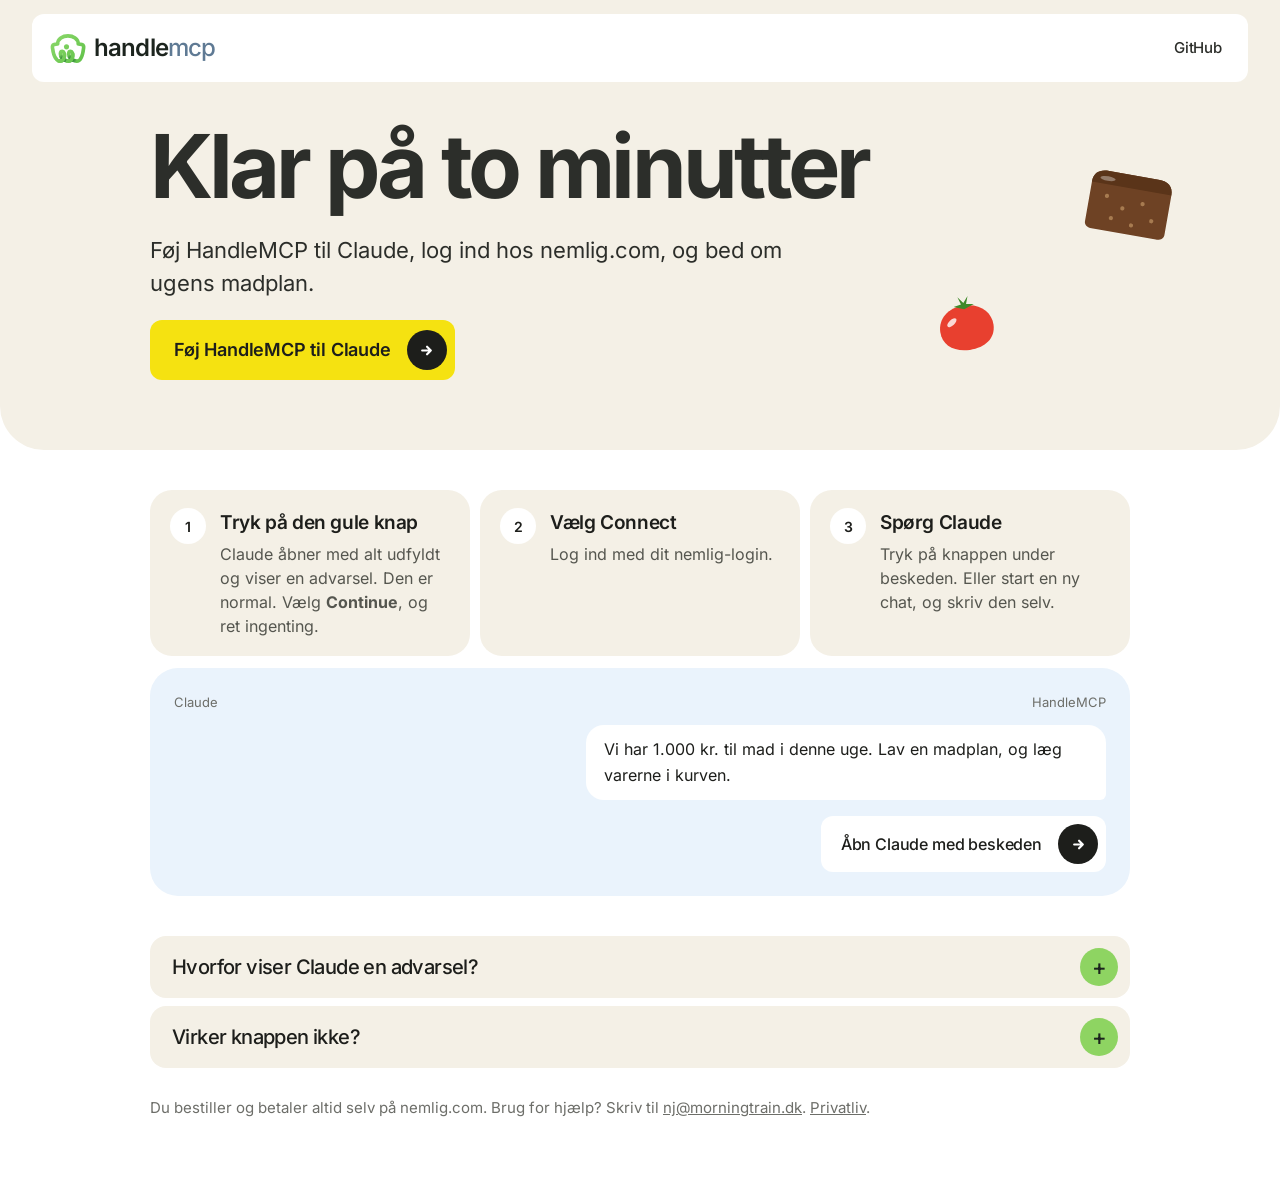
<file: kom-i-gang/index.html>
<!doctype html>
<html lang="da">
<head>
<meta charset="utf-8">
<meta name="viewport" content="width=device-width, initial-scale=1">
<title>Brug HandleMCP i Claude</title>
<meta name="description" content="Føj HandleMCP til Claude på tre trin. Kun for inviterede.">
<link rel="canonical" href="https://handlemcp.dk/kom-i-gang/">
<meta name="robots" content="noindex, nofollow">
<meta name="color-scheme" content="light">
<link rel="icon" href="/favicon.ico" sizes="any">
<link rel="icon" href="/favicon-48.png" sizes="48x48" type="image/png">
<link rel="icon" href="/logo.svg" type="image/svg+xml">
<link rel="apple-touch-icon" href="/apple-touch-icon.png">
<link rel="stylesheet" href="/sider.css">
<style>
/* kom-i-gang: one job. The site's top, cards and chat, and nothing else to press. */
.top{padding-bottom:56px}
.intro{max-width:980px}
.add{background:var(--sun);padding:8px 8px 8px 24px;min-height:60px;font-size:18px;font-weight:600}
.add:hover{background:#eedc0a}
.body{max-width:980px;margin:0 auto;padding:40px 0 72px}
.steps{grid-template-columns:repeat(3,1fr);margin:0 0 12px}
.chat{margin:0 0 40px}
.chat .you{margin:0}
.chat .hd{margin-bottom:12px}
.chat .ask{margin:16px 0 0;text-align:right}
.chat .ask .btn{padding:8px 8px 8px 20px;min-height:56px;white-space:normal;text-align:left}
.end{margin:28px 0 0;font-size:15px;color:var(--mute)}
@media (max-width:900px){.steps{grid-template-columns:1fr}}
</style>
<script defer src="https://cloud.umami.is/script.js" data-website-id="a6431afb-4982-436d-8b11-bfb33da3baa9" data-domains="handlemcp.dk" data-do-not-track="true"></script>
</head>
<body>
<div class="top">
<div class="doodles" aria-hidden="true"><img class="doodle" src="/doodles/bread.svg" alt="Tegning af et brød" width="96" style="top:150px;right:8%;--r:10deg"><img class="doodle d2" src="/doodles/tomato.svg" alt="Tegning af en tomat" width="64" style="top:290px;right:22%;--r:-8deg"></div>
<header class="wrap navwrap">
  <nav>
    <div class="navbox">
    <a class="brand" href="/" aria-label="HandleMCP"><span class="logo"><svg aria-hidden="true" viewBox="1.4 2.6 33.6 28.2" fill="none"><defs><linearGradient id="hm-l" x1="5" y1="3" x2="33" y2="30" gradientUnits="userSpaceOnUse"><stop stop-color="#8bd86a"/><stop offset="1" stop-color="#62c24a"/></linearGradient><radialGradient id="hm-r0" cx="13.777323152349465" cy="27.351026727848833" r="5.1" gradientUnits="userSpaceOnUse"><stop offset=".3" stop-color="#1f6e34" stop-opacity=".75"/><stop offset="1" stop-color="#1f6e34" stop-opacity="0"/></radialGradient><radialGradient id="hm-r1" cx="21.57735077331905" cy="27.351130921906602" r="5.1" gradientUnits="userSpaceOnUse"><stop offset=".3" stop-color="#1f6e34" stop-opacity=".75"/><stop offset="1" stop-color="#1f6e34" stop-opacity="0"/></radialGradient></defs><path d="M8.5 13 C 5.5 13, 3.2 13.4, 3.6 16.4 C 4.4 22.5, 6.2 29, 11 29 C 15.5 29, 16 19.8, 12.9 19.8 C 10.4 19.8, 10.5 24, 12.6 26.3 C 13.6 27.4, 14.8 28.1, 16.2 28.5 C 17 28.8, 17.8 29, 18.8 29 C 23.3 29, 23.8 19.8, 20.7 19.8 C 18.2 19.8, 18.3 24, 20.4 26.3 C 21.4 27.4, 22.6 28.1, 24 28.5 C 24.8 28.8, 25.6 29, 26.5 29 C 30.6 29, 32.2 22.5, 32.9 16.4 C 33.3 13.4, 30.8 13, 27.8 13 C 28 2.8, 8.3 2.8, 8.5 13" stroke="url(#hm-l)" stroke-width="3.4" stroke-linecap="round" stroke-linejoin="round"/><path d="M11.11 23.23 L11.13 23.32 L11.15 23.41 L11.17 23.50 L11.19 23.59 L11.21 23.67 L11.23 23.76 L11.26 23.85 L11.28 23.94 L11.31 24.02 L11.34 24.11 L11.37 24.19 L11.40 24.28 L11.43 24.36 L11.46 24.45 L11.49 24.53 L11.53 24.62 L11.57 24.70 L11.60 24.78 L11.64 24.86 L11.68 24.94 L11.72 25.03 L11.76 25.11 L11.81 25.19 L11.85 25.26 L11.90 25.34 L11.94 25.42 L11.99 25.50 L12.04 25.57 L12.09 25.65 L12.14 25.72 L12.19 25.80 L12.25 25.87 L12.30 25.94 L12.36 26.01 L12.41 26.08 L12.47 26.15 L12.53 26.22 L12.59 26.29 L12.65 26.36 L12.71 26.42 L12.78 26.49 L12.84 26.55 L12.90 26.62 L12.97 26.68 L13.04 26.74 L13.10 26.80 L13.17 26.86 L13.24 26.92 L13.31 26.98 L13.38 27.04 L13.45 27.10 L13.52 27.16 L13.59 27.21 L13.66 27.27 L13.73 27.32 L13.81 27.37 L13.88 27.42 L13.96 27.47 L14.03 27.52 L14.11 27.57 L14.18 27.62 L14.26 27.67 L14.34 27.72 L14.42 27.76 L14.50 27.80 L14.58 27.85 L14.66 27.89 L14.74 27.93 L14.82 27.97 L14.90 28.01 L14.98 28.05 L15.06 28.09 L15.15 28.12 L15.23 28.16 L15.31 28.19 L15.40 28.23 L15.48 28.26 L15.57 28.29 L15.65 28.32 L15.74 28.35 L15.82 28.38 L15.91 28.41 L15.99 28.44 L16.08 28.47 L16.17 28.49 L16.25 28.52 L16.34 28.55 L16.42 28.58 L16.51 28.61 L16.60 28.64 L16.68 28.67 L16.77 28.69 L16.85 28.72 L16.94 28.74 L17.03 28.77 L17.12 28.79 L17.20 28.81 L17.29 28.83 L17.38 28.85 L17.47 28.87 L17.56 28.89 L17.65 28.90 L17.74 28.92 L17.83 28.93 L17.92 28.94 L18.01 28.96 L18.10 28.97 L18.19 28.97 L18.28 28.98 L18.37 28.99 L18.46 28.99" stroke="url(#hm-r0)" stroke-width="3.4" stroke-linecap="butt"/><path d="M18.91 23.21 L18.92 23.30 L18.94 23.39 L18.96 23.47 L18.98 23.56 L19.00 23.65 L19.03 23.74 L19.05 23.83 L19.08 23.91 L19.10 24.00 L19.13 24.09 L19.16 24.17 L19.19 24.26 L19.22 24.34 L19.25 24.43 L19.29 24.51 L19.32 24.59 L19.36 24.68 L19.39 24.76 L19.43 24.84 L19.47 24.92 L19.51 25.00 L19.55 25.08 L19.60 25.16 L19.64 25.24 L19.68 25.32 L19.73 25.40 L19.78 25.48 L19.83 25.55 L19.88 25.63 L19.93 25.70 L19.98 25.78 L20.03 25.85 L20.09 25.92 L20.14 26.00 L20.20 26.07 L20.26 26.14 L20.32 26.20 L20.38 26.27 L20.44 26.34 L20.50 26.41 L20.56 26.47 L20.62 26.54 L20.69 26.60 L20.75 26.66 L20.82 26.73 L20.88 26.79 L20.95 26.85 L21.02 26.91 L21.09 26.97 L21.16 27.03 L21.23 27.08 L21.30 27.14 L21.37 27.20 L21.44 27.25 L21.51 27.30 L21.59 27.36 L21.66 27.41 L21.74 27.46 L21.81 27.51 L21.89 27.56 L21.96 27.61 L22.04 27.66 L22.12 27.70 L22.20 27.75 L22.28 27.79 L22.35 27.84 L22.43 27.88 L22.51 27.92 L22.60 27.96 L22.68 28.00 L22.76 28.04 L22.84 28.08 L22.92 28.11 L23.01 28.15 L23.09 28.19 L23.17 28.22 L23.26 28.25 L23.34 28.28 L23.43 28.32 L23.51 28.35 L23.60 28.38 L23.69 28.40 L23.77 28.43 L23.86 28.46 L23.95 28.48 L24.03 28.51 L24.12 28.54 L24.20 28.57 L24.29 28.60 L24.37 28.63 L24.46 28.66 L24.55 28.69 L24.63 28.71 L24.72 28.74 L24.81 28.76 L24.89 28.79 L24.98 28.81 L25.07 28.83 L25.16 28.85 L25.25 28.87 L25.33 28.89 L25.42 28.90 L25.51 28.92 L25.60 28.93 L25.69 28.95 L25.78 28.96 L25.87 28.97 L25.96 28.98 L26.05 28.98 L26.14 28.99 L26.23 28.99 L26.32 29.00" stroke="url(#hm-r1)" stroke-width="3.4" stroke-linecap="butt"/><path d="M8.70 28.41 L8.78 28.46 L8.86 28.50 L8.94 28.54 L9.02 28.58 L9.10 28.62 L9.19 28.65 L9.27 28.68 L9.36 28.72 L9.44 28.75 L9.53 28.77 L9.61 28.80 L9.70 28.83 L9.79 28.85 L9.88 28.87 L9.96 28.89 L10.05 28.91 L10.14 28.93 L10.23 28.94 L10.32 28.95 L10.41 28.97 L10.50 28.98 L10.59 28.98 L10.68 28.99 L10.77 29.00 L10.86 29.00 L10.95 29.00 L11.04 29.00 L11.13 29.00 L11.22 28.99 L11.31 28.98 L11.40 28.97 L11.49 28.96 L11.58 28.95 L11.67 28.93 L11.76 28.91 L11.85 28.88 L11.93 28.86 L12.02 28.83 L12.10 28.80 L12.19 28.76 L12.27 28.72 L12.35 28.68 L12.43 28.64 L12.51 28.60 L12.59 28.55 L12.67 28.50 L12.74 28.45 L12.81 28.40 L12.89 28.34 L12.96 28.29 L13.03 28.23 L13.09 28.17 L13.16 28.11 L13.22 28.04 L13.29 27.98 L13.35 27.91 L13.41 27.84 L13.47 27.77 L13.52 27.70 L13.58 27.63 L13.63 27.56 L13.69 27.49 L13.74 27.41 L13.79 27.34 L13.84 27.26 L13.88 27.18 L13.93 27.10 L13.97 27.03 L14.02 26.95 L14.06 26.87 L14.10 26.79 L14.14 26.70 L14.18 26.62 L14.22 26.54 L14.25 26.46 L14.29 26.37 L14.32 26.29 L14.35 26.20 L14.38 26.12 L14.42 26.03 L14.44 25.95 L14.47 25.86 L14.50 25.78 L14.53 25.69 L14.55 25.60 L14.58 25.52 L14.60 25.43 L14.62 25.34 L14.64 25.25 L14.66 25.16 L14.68 25.08 L14.70 24.99 L14.72 24.90 L14.74 24.81 L14.75 24.72 L14.77 24.63 L14.78 24.54 L14.79 24.45 L14.80 24.36 L14.82 24.27 L14.83 24.18 L14.83 24.09 L14.84 24.00 L14.85 23.91 L14.86 23.82 L14.86 23.73 L14.86 23.64 L14.87 23.55 L14.87 23.46 L14.87 23.37 L14.87 23.28 L14.87 23.19 L14.87 23.10 L14.87 23.01 L14.86 22.92 L14.86 22.83 L14.85 22.74 L14.84 22.65 L14.83 22.56 L14.82 22.47 L14.81 22.38 L14.80 22.29 L14.79 22.20 L14.77 22.11 L14.76 22.02 L14.74 21.93 L14.72 21.84" stroke="url(#hm-l)" stroke-width="3.4" stroke-linecap="butt"/><path d="M16.51 28.61 L16.60 28.64 L16.68 28.67 L16.77 28.69 L16.85 28.72 L16.94 28.74 L17.03 28.77 L17.12 28.79 L17.20 28.81 L17.29 28.83 L17.38 28.85 L17.47 28.87 L17.56 28.89 L17.65 28.90 L17.74 28.92 L17.83 28.93 L17.92 28.94 L18.01 28.96 L18.10 28.97 L18.19 28.97 L18.28 28.98 L18.37 28.99 L18.46 28.99 L18.55 29.00 L18.64 29.00 L18.73 29.00 L18.82 29.00 L18.91 29.00 L19.00 28.99 L19.09 28.99 L19.18 28.98 L19.27 28.97 L19.36 28.95 L19.45 28.93 L19.54 28.91 L19.62 28.89 L19.71 28.86 L19.80 28.83 L19.88 28.80 L19.97 28.77 L20.05 28.73 L20.13 28.70 L20.21 28.65 L20.29 28.61 L20.37 28.56 L20.45 28.52 L20.52 28.47 L20.59 28.41 L20.67 28.36 L20.74 28.30 L20.81 28.24 L20.88 28.18 L20.94 28.12 L21.01 28.06 L21.07 28.00 L21.13 27.93 L21.19 27.86 L21.25 27.79 L21.31 27.72 L21.36 27.65 L21.42 27.58 L21.47 27.51 L21.52 27.43 L21.57 27.36 L21.62 27.28 L21.67 27.20 L21.72 27.13 L21.76 27.05 L21.81 26.97 L21.85 26.89 L21.89 26.81 L21.93 26.73 L21.97 26.64 L22.01 26.56 L22.04 26.48 L22.08 26.40 L22.11 26.31 L22.14 26.23 L22.18 26.14 L22.21 26.06 L22.24 25.97 L22.27 25.89 L22.29 25.80 L22.32 25.71 L22.35 25.63 L22.37 25.54 L22.39 25.45 L22.42 25.36 L22.44 25.28 L22.46 25.19 L22.48 25.10 L22.50 25.01 L22.52 24.92 L22.53 24.83 L22.55 24.74 L22.56 24.65 L22.58 24.57 L22.59 24.48 L22.60 24.39 L22.61 24.30 L22.62 24.21 L22.63 24.12 L22.64 24.03 L22.65 23.94 L22.65 23.85 L22.66 23.76 L22.66 23.66 L22.67 23.57 L22.67 23.48 L22.67 23.39 L22.67 23.30 L22.67 23.21 L22.67 23.12 L22.67 23.03 L22.66 22.94 L22.66 22.85 L22.65 22.76 L22.64 22.67 L22.64 22.58 L22.63 22.49 L22.62 22.40 L22.60 22.31 L22.59 22.22 L22.58 22.13 L22.56 22.04 L22.54 21.95 L22.52 21.86" stroke="url(#hm-l)" stroke-width="3.4" stroke-linecap="butt"/><circle cx="16.8" cy="15.6" r="2.4" fill="url(#hm-l)"/></svg></span><span>handle<span class="mcp">mcp</span></span></a>
    <ul><li class="keep"><a class="gh" href="https://github.com/NJohansen/handle-mcp" aria-label="GitHub" data-umami-event="github" data-umami-event-sted="nav"><svg class="ghmark" viewBox="0 0 16 16" aria-hidden="true"><path d="M8 0C3.58 0 0 3.58 0 8c0 3.54 2.29 6.53 5.47 7.59.4.07.55-.17.55-.38 0-.19-.01-.82-.01-1.49-2.01.37-2.53-.49-2.69-.94-.09-.23-.48-.94-.82-1.13-.28-.15-.68-.52-.01-.53.63-.01 1.08.58 1.23.82.72 1.21 1.87.87 2.33.66.07-.52.28-.87.51-1.07-1.78-.2-3.64-.89-3.64-3.95 0-.87.31-1.59.82-2.15-.08-.2-.36-1.02.08-2.12 0 0 .67-.21 2.2.82.64-.18 1.32-.27 2-.27.68 0 1.36.09 2 .27 1.53-1.04 2.2-.82 2.2-.82.44 1.1.16 1.92.08 2.12.51.56.82 1.27.82 2.15 0 3.07-1.87 3.75-3.65 3.95.29.25.54.73.54 1.48 0 1.07-.01 1.93-.01 2.2 0 .21.15.46.55.38A8.013 8.013 0 0016 8c0-4.42-3.58-8-8-8z"/></svg><span class="ghw">GitHub</span><span class="stars" id="stars" hidden aria-label="stjerner på GitHub"><svg viewBox="0 0 16 16" aria-hidden="true"><path d="M8 .9l2.2 4.5 4.9.7-3.6 3.5.9 4.9L8 12.2l-4.4 2.3.9-4.9L.9 6.1l4.9-.7z"/></svg><span id="stars-n"></span></span></a></li></ul>
    </div>
  </nav>
</header>
<div class="wrap"><div class="intro">
<h1>Klar på to minutter</h1>
<p class="lead">Føj HandleMCP til Claude, log ind hos nemlig.com, og bed om ugens madplan.</p>
<p><a class="btn add" href="https://claude.ai/customize/connectors?modal=add-custom-connector&amp;connectorName=HandleMCP&amp;connectorUrl=https%3A%2F%2Fmcp.handlemcp.dk%2Fmcp" target="_blank" rel="noopener" data-umami-event="tilfoej-til-claude">Føj HandleMCP til Claude <i><svg viewBox="0 0 12 12" aria-hidden="true"><path d="M2 6h8M6.5 2.5L10 6l-3.5 3.5"/></svg></i></a></p>
</div></div>
</div>

<main class="wrap">
<div class="body">
<ol class="steps">
<li><h3>Tryk på den gule knap</h3><p>Claude åbner med alt udfyldt og viser en advarsel. Den er normal. Vælg <b>Continue</b>, og ret ingenting.</p></li>
<li><h3>Vælg Connect</h3><p>Log ind med dit nemlig-login.</p></li>
<li><h3>Spørg Claude</h3><p>Tryk på knappen under beskeden. Eller start en ny chat, og skriv den selv.</p></li>
</ol>
<div class="chat"><p class="hd"><span>Claude</span><span>HandleMCP</span></p><p class="you"><span>Vi har 1.000 kr. til mad i denne uge. Lav en madplan, og læg varerne i kurven.</span></p><p class="ask"><a class="btn" href="https://claude.ai/new?q=Vi%20har%201.000%20kr.%20til%20mad%20i%20denne%20uge.%20Lav%20en%20madplan%2C%20og%20l%C3%A6g%20varerne%20i%20kurven." target="_blank" rel="noopener" data-umami-event="aabn-claude-med-besked">Åbn Claude med beskeden <i><svg viewBox="0 0 12 12" aria-hidden="true"><path d="M2 6h8M6.5 2.5L10 6l-3.5 3.5"/></svg></i></a></p></div>

<div class="faq">
<details><summary>Hvorfor viser Claude en advarsel?</summary><p>Claude advarer ved forbindelser, der åbnes fra et link, og kalder dem "Unverified", når de ikke står i Claudes eget katalog. Det gør HandleMCP ikke endnu. Tjek, at adressen er <code>https://mcp.handlemcp.dk/mcp</code>. Så er det os.</p></details>
<details><summary>Virker knappen ikke?</summary><p>Åbn claude.ai. Gå til Settings, så Connectors, og vælg Add custom connector. Navn: <code>HandleMCP</code>. Adresse: <code>https://mcp.handlemcp.dk/mcp</code>. Vælg Add, og derefter Connect.</p></details>
</div>
<p class="end">Du bestiller og betaler altid selv på nemlig.com. Brug for hjælp? Skriv til <a href="mailto:nj@morningtrain.dk">nj@morningtrain.dk</a>. <a href="/privatliv/">Privatliv</a>.</p>
</div>
</main>
<script>
// Live GitHub star count. If the call fails, the link just says "GitHub".
(function(){
  var el=document.getElementById('stars'),n=document.getElementById('stars-n');
  function show(c){if(typeof c==='number'){n.textContent=c.toLocaleString('da-DK');el.hidden=false}}
  try{var c=sessionStorage.getItem('hm-stars');if(c!==null){show(+c);return}}catch(e){}
  fetch('https://api.github.com/repos/NJohansen/handle-mcp',{headers:{Accept:'application/vnd.github+json'}})
    .then(function(r){return r.ok?r.json():null})
    .then(function(d){if(d&&typeof d.stargazers_count==='number'){show(d.stargazers_count);try{sessionStorage.setItem('hm-stars',d.stargazers_count)}catch(e){}}})
    .catch(function(){});
})();
</script>
</body>
</html>
</file>
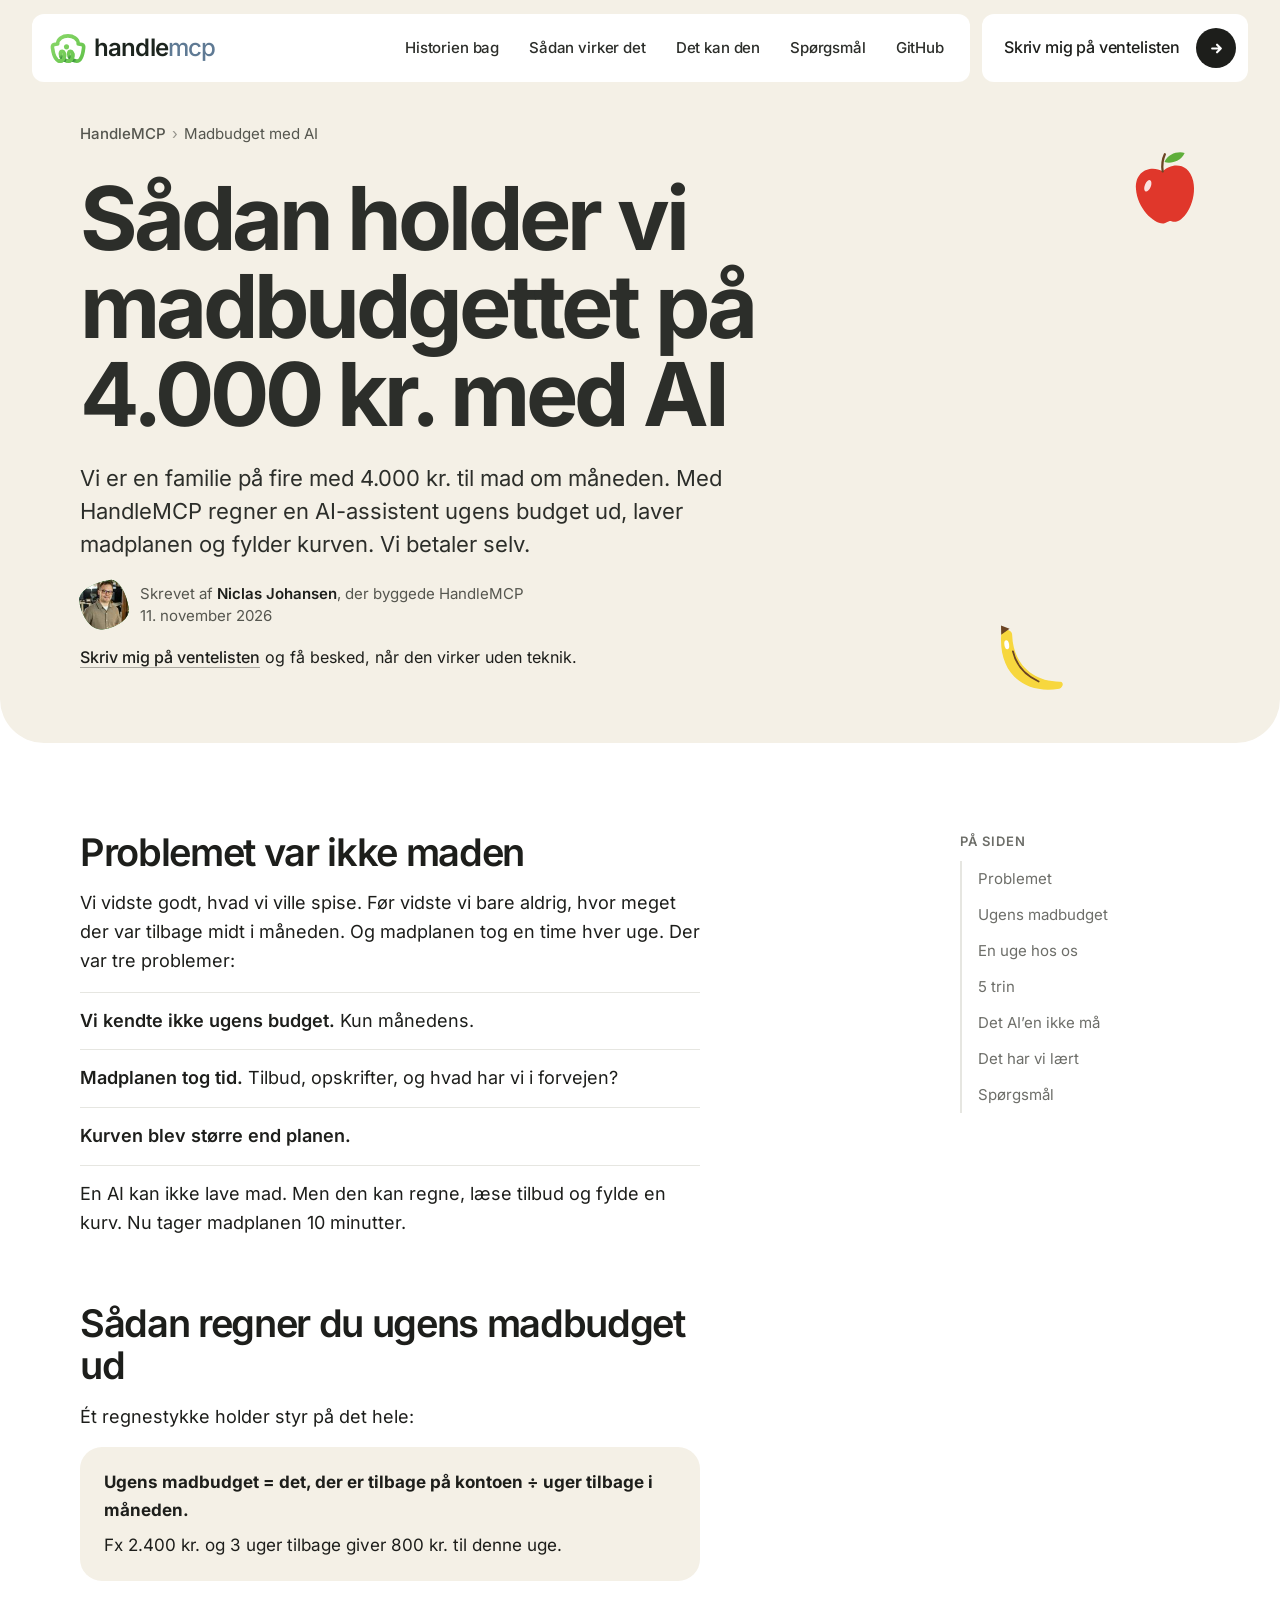
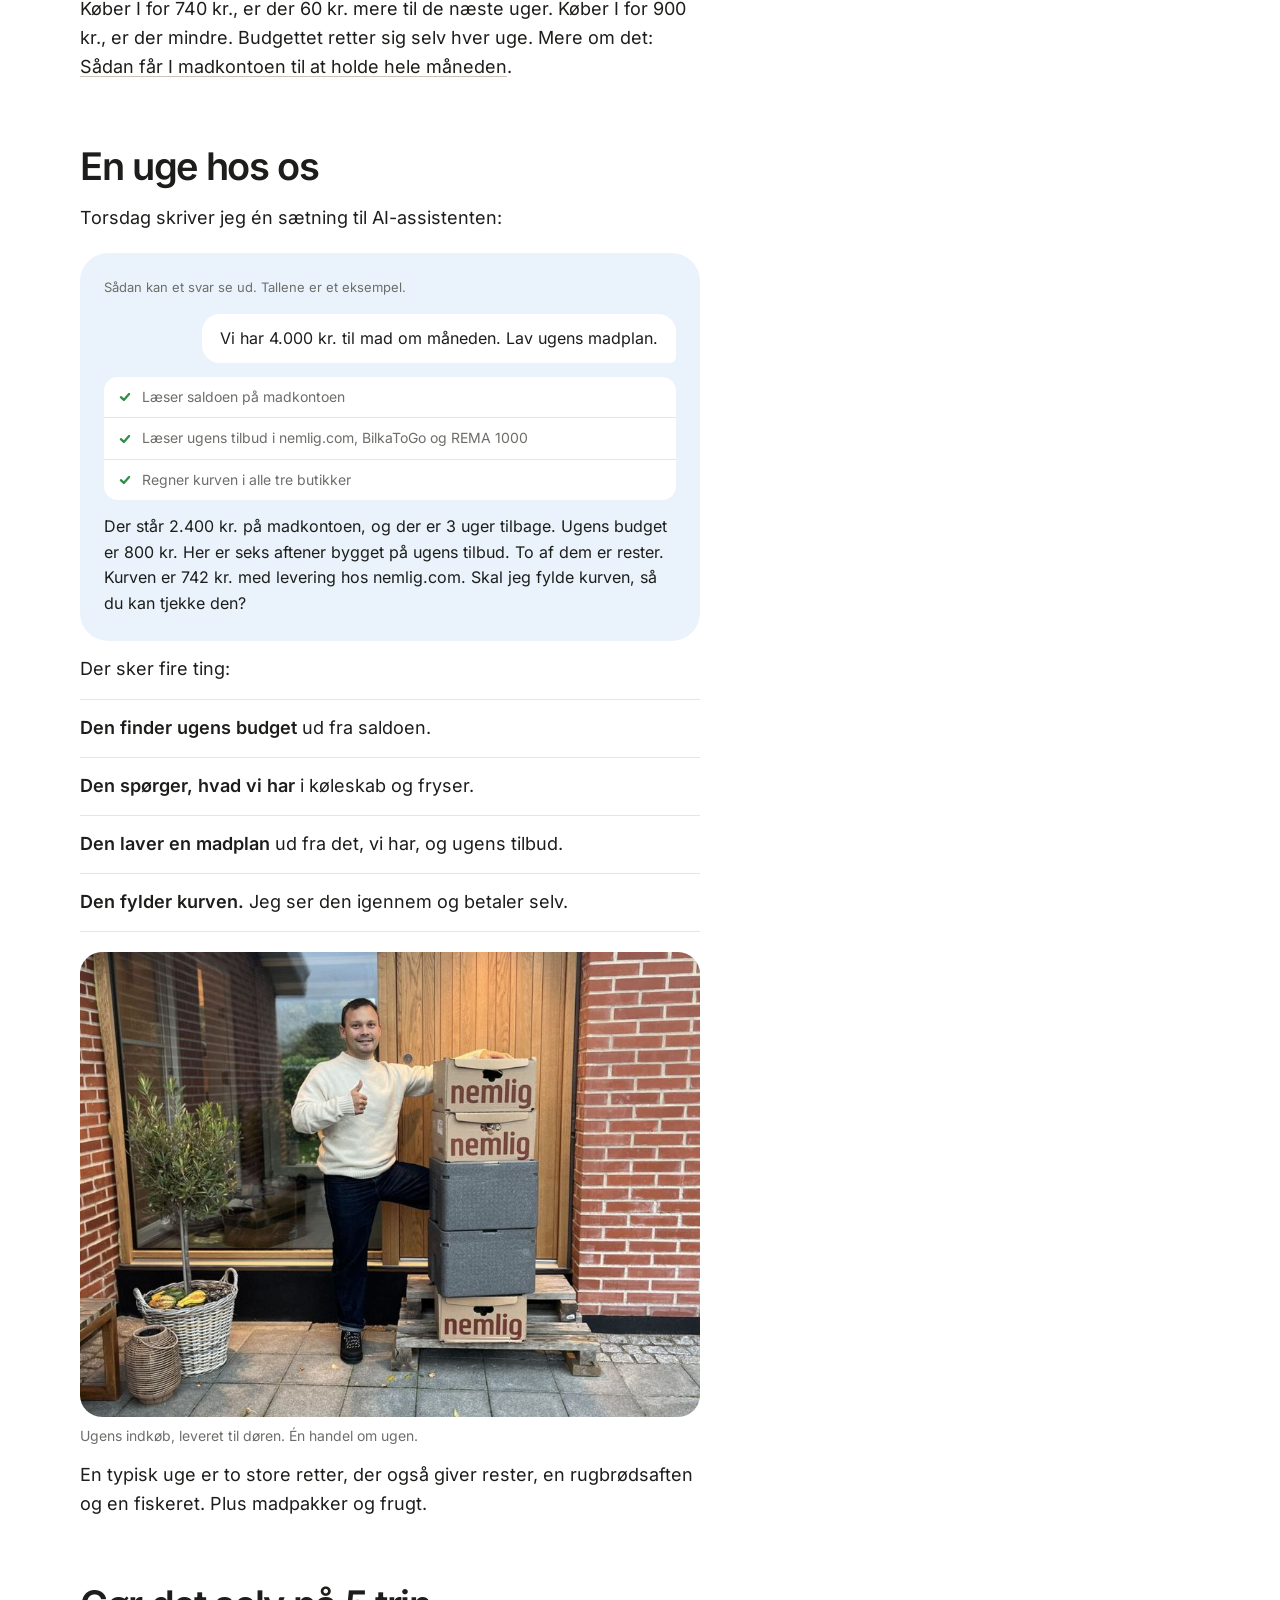
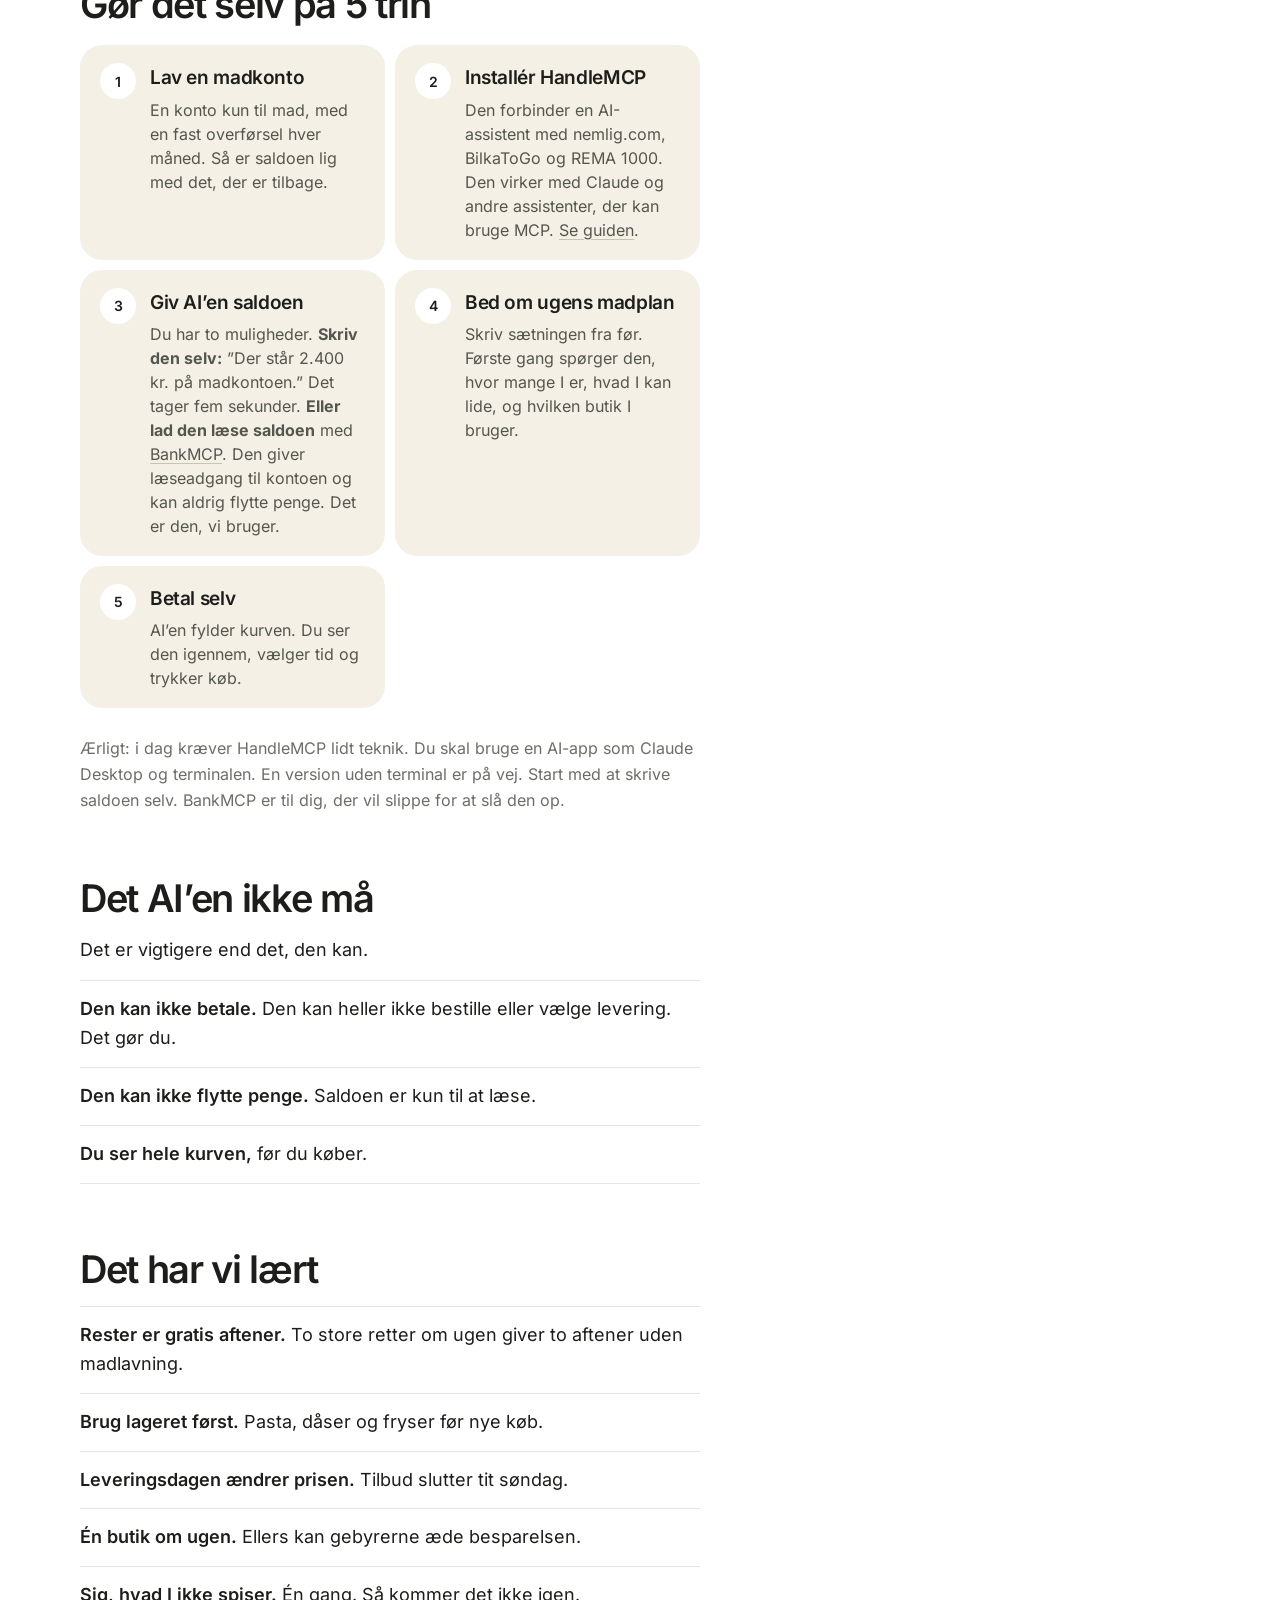
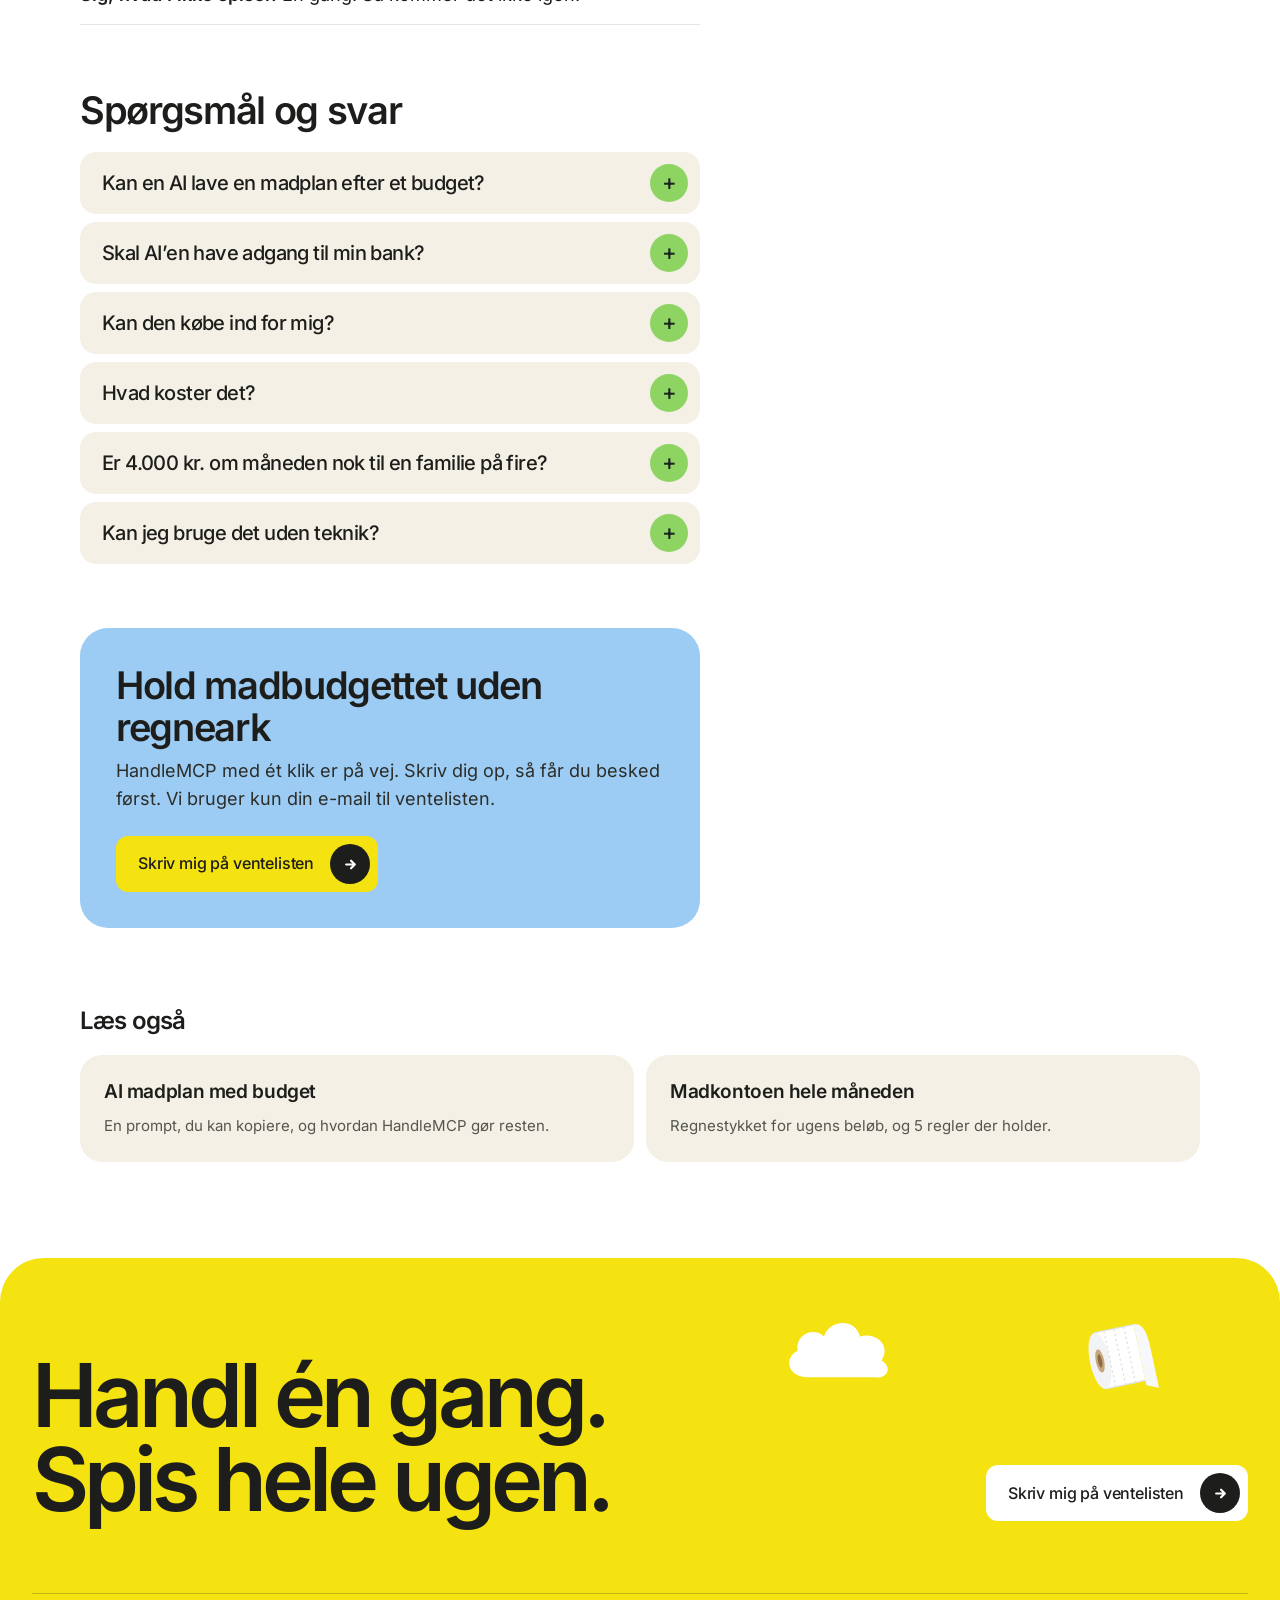
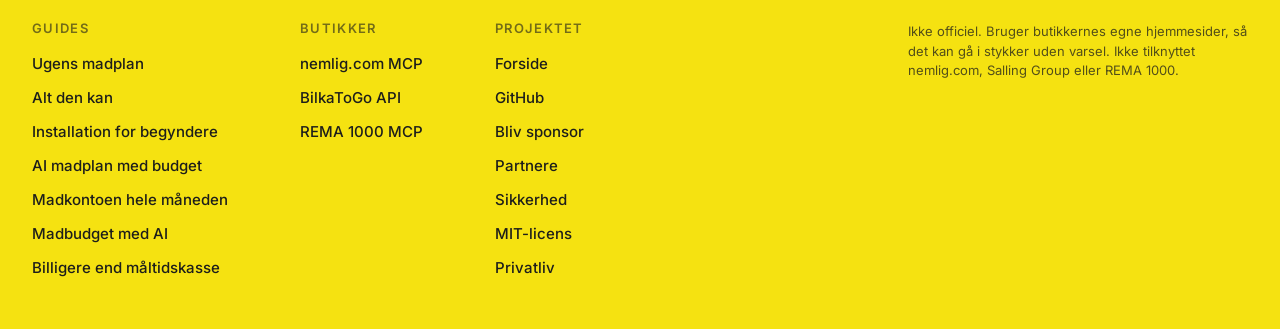
<file: madbudget-med-ai/index.html>
<!doctype html>
<html lang="da">
<head>
<meta charset="utf-8">
<meta name="viewport" content="width=device-width, initial-scale=1">
<title>Sådan holder vi madbudgettet på 4.000 kr. med AI · HandleMCP</title>
<meta name="description" content="Vi er en familie på fire med 4.000 kr. til mad om måneden. Sådan regner en AI ugens budget ud, laver madplanen og fylder kurven. Vi betaler selv.">
<link rel="canonical" href="https://handlemcp.dk/madbudget-med-ai/">
<meta name="robots" content="index, follow, max-image-preview:large">
<meta name="color-scheme" content="light">
<meta property="og:site_name" content="HandleMCP">
<meta property="og:locale" content="da_DK">
<meta property="og:type" content="article">
<meta property="og:url" content="https://handlemcp.dk/madbudget-med-ai/">
<meta property="og:title" content="Sådan holder vi madbudgettet på 4.000 kr. med AI · HandleMCP">
<meta property="og:description" content="Vi er en familie på fire med 4.000 kr. til mad om måneden. Sådan regner en AI ugens budget ud, laver madplanen og fylder kurven. Vi betaler selv.">
<meta property="og:image" content="https://handlemcp.dk/og.png">
<meta property="article:published_time" content="2026-11-11">
<meta property="article:author" content="Niclas Johansen">
<meta name="twitter:card" content="summary_large_image">
<link rel="icon" href="/favicon.ico" sizes="any">
<link rel="icon" href="/favicon-48.png" sizes="48x48" type="image/png">
<link rel="icon" href="/logo.svg" type="image/svg+xml">
<link rel="apple-touch-icon" href="/apple-touch-icon.png">
<link rel="stylesheet" href="/sider.css">
<script type="application/ld+json">
{
 "@context": "https://schema.org",
 "@graph": [
  {
   "@type": "SoftwareApplication",
   "@id": "https://handlemcp.dk/#software",
   "name": "HandleMCP",
   "alternateName": [
    "handle-mcp",
    "Handle MCP"
   ],
   "description": "En AI-assistent planlægger ugens mad inden for ugens beløb, bygget på tilbud i nemlig.com, BilkaToGo og REMA 1000, og fylder den billigste kurv. Du betaler altid selv.",
   "url": "https://handlemcp.dk/",
   "applicationCategory": "UtilitiesApplication",
   "operatingSystem": "macOS, Linux, Windows",
   "license": "https://opensource.org/licenses/MIT",
   "isAccessibleForFree": true,
   "offers": {
    "@type": "Offer",
    "price": "0",
    "priceCurrency": "DKK"
   },
   "sameAs": [
    "https://github.com/NJohansen/handle-mcp"
   ],
   "author": {
    "@type": "Person",
    "name": "Niclas Johansen",
    "url": "https://github.com/NJohansen"
   }
  },
  {
   "@type": "Article",
   "@id": "https://handlemcp.dk/madbudget-med-ai/#article",
   "headline": "Sådan holder vi madbudgettet på 4.000 kr. med AI",
   "description": "Vi er en familie på fire med 4.000 kr. til mad om måneden. Sådan regner en AI ugens budget ud, laver madplanen og fylder kurven. Vi betaler selv.",
   "inLanguage": "da",
   "datePublished": "2026-11-11",
   "dateModified": "2026-11-11",
   "mainEntityOfPage": "https://handlemcp.dk/madbudget-med-ai/",
   "image": "https://handlemcp.dk/niclas-nemlig.jpg",
   "author": {
    "@type": "Person",
    "name": "Niclas Johansen",
    "url": "https://github.com/NJohansen"
   },
   "publisher": {
    "@type": "Organization",
    "name": "HandleMCP",
    "url": "https://handlemcp.dk/",
    "logo": "https://handlemcp.dk/favicon-192.png"
   }
  },
  {
   "@type": "FAQPage",
   "@id": "https://handlemcp.dk/madbudget-med-ai/#faq",
   "url": "https://handlemcp.dk/madbudget-med-ai/",
   "inLanguage": "da",
   "mainEntity": [
    {
     "@type": "Question",
     "name": "Kan en AI lave en madplan efter et budget?",
     "acceptedAnswer": {
      "@type": "Answer",
      "text": "Ja. Giv den budgettet, hvor mange I er, og hvad I kan lide. Med HandleMCP kan den også se rigtige priser og tilbud i butikkerne."
     }
    },
    {
     "@type": "Question",
     "name": "Skal AI’en have adgang til min bank?",
     "acceptedAnswer": {
      "@type": "Answer",
      "text": "Nej. Du kan skrive saldoen selv. Vil du slippe for det, giver BankMCP den læseadgang. Den kan ikke flytte penge. HandleMCP selv læser aldrig bank eller kort."
     }
    },
    {
     "@type": "Question",
     "name": "Kan den købe ind for mig?",
     "acceptedAnswer": {
      "@type": "Answer",
      "text": "Nej. Den fylder kurven. Du godkender og betaler selv."
     }
    },
    {
     "@type": "Question",
     "name": "Hvad koster det?",
     "acceptedAnswer": {
      "@type": "Answer",
      "text": "HandleMCP er gratis og open source."
     }
    },
    {
     "@type": "Question",
     "name": "Er 4.000 kr. om måneden nok til en familie på fire?",
     "acceptedAnswer": {
      "@type": "Answer",
      "text": "Det er vores budget. Jeres kan være et andet. Metoden er den samme: ét tal for måneden, ét regnestykke for ugen."
     }
    },
    {
     "@type": "Question",
     "name": "Kan jeg bruge det uden teknik?",
     "acceptedAnswer": {
      "@type": "Answer",
      "text": "Ikke endnu. I dag kræver det terminalen. Skriv dig på ventelisten, så får du besked, når den virker med ét klik."
     }
    }
   ]
  },
  {
   "@type": "BreadcrumbList",
   "itemListElement": [
    {
     "@type": "ListItem",
     "position": 1,
     "name": "HandleMCP",
     "item": "https://handlemcp.dk/"
    },
    {
     "@type": "ListItem",
     "position": 2,
     "name": "Madbudget med AI",
     "item": "https://handlemcp.dk/madbudget-med-ai/"
    }
   ]
  }
 ]
}
</script>
<script defer src="https://cloud.umami.is/script.js" data-website-id="a6431afb-4982-436d-8b11-bfb33da3baa9" data-domains="handlemcp.dk" data-do-not-track="true"></script>
</head>
<body>
<div class="top"><div class="doodles" aria-hidden="true"><img class="doodle" src="/doodles/apple.svg" alt="Tegning af et æble" width="76" style="top:150px;right:6%;--r:-8deg"><img class="doodle d2" src="/doodles/banana.svg" alt="Tegning af en banan" width="90" style="bottom:40px;right:16%;--r:10deg"></div>
<header class="wrap navwrap">
  <nav>
    <div class="navbox">
    <a class="brand" href="/" aria-label="HandleMCP"><span class="logo"><svg aria-hidden="true" viewBox="1.4 2.6 33.6 28.2" fill="none"><defs><linearGradient id="hm-l" x1="5" y1="3" x2="33" y2="30" gradientUnits="userSpaceOnUse"><stop stop-color="#8bd86a"/><stop offset="1" stop-color="#62c24a"/></linearGradient><radialGradient id="hm-r0" cx="13.777323152349465" cy="27.351026727848833" r="5.1" gradientUnits="userSpaceOnUse"><stop offset=".3" stop-color="#1f6e34" stop-opacity=".75"/><stop offset="1" stop-color="#1f6e34" stop-opacity="0"/></radialGradient><radialGradient id="hm-r1" cx="21.57735077331905" cy="27.351130921906602" r="5.1" gradientUnits="userSpaceOnUse"><stop offset=".3" stop-color="#1f6e34" stop-opacity=".75"/><stop offset="1" stop-color="#1f6e34" stop-opacity="0"/></radialGradient></defs><path d="M8.5 13 C 5.5 13, 3.2 13.4, 3.6 16.4 C 4.4 22.5, 6.2 29, 11 29 C 15.5 29, 16 19.8, 12.9 19.8 C 10.4 19.8, 10.5 24, 12.6 26.3 C 13.6 27.4, 14.8 28.1, 16.2 28.5 C 17 28.8, 17.8 29, 18.8 29 C 23.3 29, 23.8 19.8, 20.7 19.8 C 18.2 19.8, 18.3 24, 20.4 26.3 C 21.4 27.4, 22.6 28.1, 24 28.5 C 24.8 28.8, 25.6 29, 26.5 29 C 30.6 29, 32.2 22.5, 32.9 16.4 C 33.3 13.4, 30.8 13, 27.8 13 C 28 2.8, 8.3 2.8, 8.5 13" stroke="url(#hm-l)" stroke-width="3.4" stroke-linecap="round" stroke-linejoin="round"/><path d="M11.11 23.23 L11.13 23.32 L11.15 23.41 L11.17 23.50 L11.19 23.59 L11.21 23.67 L11.23 23.76 L11.26 23.85 L11.28 23.94 L11.31 24.02 L11.34 24.11 L11.37 24.19 L11.40 24.28 L11.43 24.36 L11.46 24.45 L11.49 24.53 L11.53 24.62 L11.57 24.70 L11.60 24.78 L11.64 24.86 L11.68 24.94 L11.72 25.03 L11.76 25.11 L11.81 25.19 L11.85 25.26 L11.90 25.34 L11.94 25.42 L11.99 25.50 L12.04 25.57 L12.09 25.65 L12.14 25.72 L12.19 25.80 L12.25 25.87 L12.30 25.94 L12.36 26.01 L12.41 26.08 L12.47 26.15 L12.53 26.22 L12.59 26.29 L12.65 26.36 L12.71 26.42 L12.78 26.49 L12.84 26.55 L12.90 26.62 L12.97 26.68 L13.04 26.74 L13.10 26.80 L13.17 26.86 L13.24 26.92 L13.31 26.98 L13.38 27.04 L13.45 27.10 L13.52 27.16 L13.59 27.21 L13.66 27.27 L13.73 27.32 L13.81 27.37 L13.88 27.42 L13.96 27.47 L14.03 27.52 L14.11 27.57 L14.18 27.62 L14.26 27.67 L14.34 27.72 L14.42 27.76 L14.50 27.80 L14.58 27.85 L14.66 27.89 L14.74 27.93 L14.82 27.97 L14.90 28.01 L14.98 28.05 L15.06 28.09 L15.15 28.12 L15.23 28.16 L15.31 28.19 L15.40 28.23 L15.48 28.26 L15.57 28.29 L15.65 28.32 L15.74 28.35 L15.82 28.38 L15.91 28.41 L15.99 28.44 L16.08 28.47 L16.17 28.49 L16.25 28.52 L16.34 28.55 L16.42 28.58 L16.51 28.61 L16.60 28.64 L16.68 28.67 L16.77 28.69 L16.85 28.72 L16.94 28.74 L17.03 28.77 L17.12 28.79 L17.20 28.81 L17.29 28.83 L17.38 28.85 L17.47 28.87 L17.56 28.89 L17.65 28.90 L17.74 28.92 L17.83 28.93 L17.92 28.94 L18.01 28.96 L18.10 28.97 L18.19 28.97 L18.28 28.98 L18.37 28.99 L18.46 28.99" stroke="url(#hm-r0)" stroke-width="3.4" stroke-linecap="butt"/><path d="M18.91 23.21 L18.92 23.30 L18.94 23.39 L18.96 23.47 L18.98 23.56 L19.00 23.65 L19.03 23.74 L19.05 23.83 L19.08 23.91 L19.10 24.00 L19.13 24.09 L19.16 24.17 L19.19 24.26 L19.22 24.34 L19.25 24.43 L19.29 24.51 L19.32 24.59 L19.36 24.68 L19.39 24.76 L19.43 24.84 L19.47 24.92 L19.51 25.00 L19.55 25.08 L19.60 25.16 L19.64 25.24 L19.68 25.32 L19.73 25.40 L19.78 25.48 L19.83 25.55 L19.88 25.63 L19.93 25.70 L19.98 25.78 L20.03 25.85 L20.09 25.92 L20.14 26.00 L20.20 26.07 L20.26 26.14 L20.32 26.20 L20.38 26.27 L20.44 26.34 L20.50 26.41 L20.56 26.47 L20.62 26.54 L20.69 26.60 L20.75 26.66 L20.82 26.73 L20.88 26.79 L20.95 26.85 L21.02 26.91 L21.09 26.97 L21.16 27.03 L21.23 27.08 L21.30 27.14 L21.37 27.20 L21.44 27.25 L21.51 27.30 L21.59 27.36 L21.66 27.41 L21.74 27.46 L21.81 27.51 L21.89 27.56 L21.96 27.61 L22.04 27.66 L22.12 27.70 L22.20 27.75 L22.28 27.79 L22.35 27.84 L22.43 27.88 L22.51 27.92 L22.60 27.96 L22.68 28.00 L22.76 28.04 L22.84 28.08 L22.92 28.11 L23.01 28.15 L23.09 28.19 L23.17 28.22 L23.26 28.25 L23.34 28.28 L23.43 28.32 L23.51 28.35 L23.60 28.38 L23.69 28.40 L23.77 28.43 L23.86 28.46 L23.95 28.48 L24.03 28.51 L24.12 28.54 L24.20 28.57 L24.29 28.60 L24.37 28.63 L24.46 28.66 L24.55 28.69 L24.63 28.71 L24.72 28.74 L24.81 28.76 L24.89 28.79 L24.98 28.81 L25.07 28.83 L25.16 28.85 L25.25 28.87 L25.33 28.89 L25.42 28.90 L25.51 28.92 L25.60 28.93 L25.69 28.95 L25.78 28.96 L25.87 28.97 L25.96 28.98 L26.05 28.98 L26.14 28.99 L26.23 28.99 L26.32 29.00" stroke="url(#hm-r1)" stroke-width="3.4" stroke-linecap="butt"/><path d="M8.70 28.41 L8.78 28.46 L8.86 28.50 L8.94 28.54 L9.02 28.58 L9.10 28.62 L9.19 28.65 L9.27 28.68 L9.36 28.72 L9.44 28.75 L9.53 28.77 L9.61 28.80 L9.70 28.83 L9.79 28.85 L9.88 28.87 L9.96 28.89 L10.05 28.91 L10.14 28.93 L10.23 28.94 L10.32 28.95 L10.41 28.97 L10.50 28.98 L10.59 28.98 L10.68 28.99 L10.77 29.00 L10.86 29.00 L10.95 29.00 L11.04 29.00 L11.13 29.00 L11.22 28.99 L11.31 28.98 L11.40 28.97 L11.49 28.96 L11.58 28.95 L11.67 28.93 L11.76 28.91 L11.85 28.88 L11.93 28.86 L12.02 28.83 L12.10 28.80 L12.19 28.76 L12.27 28.72 L12.35 28.68 L12.43 28.64 L12.51 28.60 L12.59 28.55 L12.67 28.50 L12.74 28.45 L12.81 28.40 L12.89 28.34 L12.96 28.29 L13.03 28.23 L13.09 28.17 L13.16 28.11 L13.22 28.04 L13.29 27.98 L13.35 27.91 L13.41 27.84 L13.47 27.77 L13.52 27.70 L13.58 27.63 L13.63 27.56 L13.69 27.49 L13.74 27.41 L13.79 27.34 L13.84 27.26 L13.88 27.18 L13.93 27.10 L13.97 27.03 L14.02 26.95 L14.06 26.87 L14.10 26.79 L14.14 26.70 L14.18 26.62 L14.22 26.54 L14.25 26.46 L14.29 26.37 L14.32 26.29 L14.35 26.20 L14.38 26.12 L14.42 26.03 L14.44 25.95 L14.47 25.86 L14.50 25.78 L14.53 25.69 L14.55 25.60 L14.58 25.52 L14.60 25.43 L14.62 25.34 L14.64 25.25 L14.66 25.16 L14.68 25.08 L14.70 24.99 L14.72 24.90 L14.74 24.81 L14.75 24.72 L14.77 24.63 L14.78 24.54 L14.79 24.45 L14.80 24.36 L14.82 24.27 L14.83 24.18 L14.83 24.09 L14.84 24.00 L14.85 23.91 L14.86 23.82 L14.86 23.73 L14.86 23.64 L14.87 23.55 L14.87 23.46 L14.87 23.37 L14.87 23.28 L14.87 23.19 L14.87 23.10 L14.87 23.01 L14.86 22.92 L14.86 22.83 L14.85 22.74 L14.84 22.65 L14.83 22.56 L14.82 22.47 L14.81 22.38 L14.80 22.29 L14.79 22.20 L14.77 22.11 L14.76 22.02 L14.74 21.93 L14.72 21.84" stroke="url(#hm-l)" stroke-width="3.4" stroke-linecap="butt"/><path d="M16.51 28.61 L16.60 28.64 L16.68 28.67 L16.77 28.69 L16.85 28.72 L16.94 28.74 L17.03 28.77 L17.12 28.79 L17.20 28.81 L17.29 28.83 L17.38 28.85 L17.47 28.87 L17.56 28.89 L17.65 28.90 L17.74 28.92 L17.83 28.93 L17.92 28.94 L18.01 28.96 L18.10 28.97 L18.19 28.97 L18.28 28.98 L18.37 28.99 L18.46 28.99 L18.55 29.00 L18.64 29.00 L18.73 29.00 L18.82 29.00 L18.91 29.00 L19.00 28.99 L19.09 28.99 L19.18 28.98 L19.27 28.97 L19.36 28.95 L19.45 28.93 L19.54 28.91 L19.62 28.89 L19.71 28.86 L19.80 28.83 L19.88 28.80 L19.97 28.77 L20.05 28.73 L20.13 28.70 L20.21 28.65 L20.29 28.61 L20.37 28.56 L20.45 28.52 L20.52 28.47 L20.59 28.41 L20.67 28.36 L20.74 28.30 L20.81 28.24 L20.88 28.18 L20.94 28.12 L21.01 28.06 L21.07 28.00 L21.13 27.93 L21.19 27.86 L21.25 27.79 L21.31 27.72 L21.36 27.65 L21.42 27.58 L21.47 27.51 L21.52 27.43 L21.57 27.36 L21.62 27.28 L21.67 27.20 L21.72 27.13 L21.76 27.05 L21.81 26.97 L21.85 26.89 L21.89 26.81 L21.93 26.73 L21.97 26.64 L22.01 26.56 L22.04 26.48 L22.08 26.40 L22.11 26.31 L22.14 26.23 L22.18 26.14 L22.21 26.06 L22.24 25.97 L22.27 25.89 L22.29 25.80 L22.32 25.71 L22.35 25.63 L22.37 25.54 L22.39 25.45 L22.42 25.36 L22.44 25.28 L22.46 25.19 L22.48 25.10 L22.50 25.01 L22.52 24.92 L22.53 24.83 L22.55 24.74 L22.56 24.65 L22.58 24.57 L22.59 24.48 L22.60 24.39 L22.61 24.30 L22.62 24.21 L22.63 24.12 L22.64 24.03 L22.65 23.94 L22.65 23.85 L22.66 23.76 L22.66 23.66 L22.67 23.57 L22.67 23.48 L22.67 23.39 L22.67 23.30 L22.67 23.21 L22.67 23.12 L22.67 23.03 L22.66 22.94 L22.66 22.85 L22.65 22.76 L22.64 22.67 L22.64 22.58 L22.63 22.49 L22.62 22.40 L22.60 22.31 L22.59 22.22 L22.58 22.13 L22.56 22.04 L22.54 21.95 L22.52 21.86" stroke="url(#hm-l)" stroke-width="3.4" stroke-linecap="butt"/><circle cx="16.8" cy="15.6" r="2.4" fill="url(#hm-l)"/></svg></span><span>handle<span class="mcp">mcp</span></span></a>
    <ul>
      <li class="opt"><a href="/#losning">Historien bag</a></li>
      <li class="opt"><a href="/#saadan">Sådan virker det</a></li>
      <li class="opt"><a href="/#kan">Det kan den</a></li>
      <li class="opt wide"><a href="/#faq">Spørgsmål</a></li>
      <li class="opt"><a class="gh" href="https://github.com/NJohansen/handle-mcp" aria-label="GitHub" data-umami-event="github" data-umami-event-sted="nav"><svg class="ghmark" viewBox="0 0 16 16" aria-hidden="true"><path d="M8 0C3.58 0 0 3.58 0 8c0 3.54 2.29 6.53 5.47 7.59.4.07.55-.17.55-.38 0-.19-.01-.82-.01-1.49-2.01.37-2.53-.49-2.69-.94-.09-.23-.48-.94-.82-1.13-.28-.15-.68-.52-.01-.53.63-.01 1.08.58 1.23.82.72 1.21 1.87.87 2.33.66.07-.52.28-.87.51-1.07-1.78-.2-3.64-.89-3.64-3.95 0-.87.31-1.59.82-2.15-.08-.2-.36-1.02.08-2.12 0 0 .67-.21 2.2.82.64-.18 1.32-.27 2-.27.68 0 1.36.09 2 .27 1.53-1.04 2.2-.82 2.2-.82.44 1.1.16 1.92.08 2.12.51.56.82 1.27.82 2.15 0 3.07-1.87 3.75-3.65 3.95.29.25.54.73.54 1.48 0 1.07-.01 1.93-.01 2.2 0 .21.15.46.55.38A8.013 8.013 0 0016 8c0-4.42-3.58-8-8-8z"/></svg><span class="ghw">GitHub</span><span class="stars" id="stars" hidden aria-label="stjerner på GitHub"><svg viewBox="0 0 16 16" aria-hidden="true"><path d="M8 .9l2.2 4.5 4.9.7-3.6 3.5.9 4.9L8 12.2l-4.4 2.3.9-4.9L.9 6.1l4.9-.7z"/></svg><span id="stars-n"></span></span></a></li>
    </ul>
    </div>
    <a class="btn navcta" href="https://tally.so/r/ArKdkW" data-tally="ArKdkW" data-sted="nav"><span class="lg">Skriv mig på ventelisten</span><span class="sm">Venteliste</span> <i><svg viewBox="0 0 12 12" aria-hidden="true"><path d="M2 6h8M6.5 2.5L10 6l-3.5 3.5"/></svg></i></a>
  </nav>
</header>
<div class="wrap"><div class="intro">
<ol class="crumbs" aria-label="Brødkrumme"><li><a href="/">HandleMCP</a></li><li aria-current="page">Madbudget med AI</li></ol>
<h1>Sådan holder vi madbudgettet på 4.000 kr. med AI</h1>
<p class="lead">Vi er en familie på fire med 4.000 kr. til mad om måneden. Med HandleMCP regner en AI-assistent ugens budget ud, laver madplanen og fylder kurven. Vi betaler selv.</p>
<p class="by"><span class="avatar"><img src="/niclas.jpg" alt="Niclas Johansen" width="48" height="48"></span><span>Skrevet af <b>Niclas Johansen</b>, der byggede HandleMCP<br><time datetime="2026-11-11">11. november 2026</time></span></p>
<p class="toplink"><a href="https://tally.so/r/ArKdkW?ref=seo-madbudget-med-ai-top" data-tally="ArKdkW" data-sted="seo-madbudget-med-ai-top">Skriv mig på ventelisten</a> og få besked, når den virker uden teknik.</p>
</div></div>
</div>

<main class="wrap">
<div class="page">
<article>
<h2 id="problemet">Problemet var ikke maden</h2>
<p>Vi vidste godt, hvad vi ville spise. Før vidste vi bare aldrig, hvor meget der var tilbage midt i måneden. Og madplanen tog en time hver uge. Der var tre problemer:</p>
<ul class="rows">
<li><b>Vi kendte ikke ugens budget.</b> Kun månedens.</li>
<li><b>Madplanen tog tid.</b> Tilbud, opskrifter, og hvad har vi i forvejen?</li>
<li><b>Kurven blev større end planen.</b></li>
</ul>
<p>En AI kan ikke lave mad. Men den kan regne, læse tilbud og fylde en kurv. Nu tager madplanen 10 minutter.</p>

<h2 id="regnestykket">Sådan regner du ugens madbudget ud</h2>
<p>Ét regnestykke holder styr på det hele:</p>
<div class="copy">
<p><b>Ugens madbudget = det, der er tilbage på kontoen ÷ uger tilbage i måneden.</b></p>
<p>Fx 2.400 kr. og 3 uger tilbage giver 800 kr. til denne uge.</p>
</div>
<p>Køber I for 740 kr., er der 60 kr. mere til de næste uger. Køber I for 900 kr., er der mindre. Budgettet retter sig selv hver uge. Mere om det: <a href="/madkonto-hele-maaneden/">Sådan får I madkontoen til at holde hele måneden</a>.</p>

<h2 id="ugen">En uge hos os</h2>
<p>Torsdag skriver jeg én sætning til AI-assistenten:</p>
<div class="chat"><p class="hd"><span>Sådan kan et svar se ud. Tallene er et eksempel.</span></p>
<p class="you"><span>Vi har 4.000 kr. til mad om måneden. Lav ugens madplan.</span></p>
<div class="tools"><div class="tool"><svg viewBox="0 0 12 12" aria-hidden="true"><path d="M2.5 6.2 5 8.5l4.5-5"/></svg>Læser saldoen på madkontoen</div><div class="tool"><svg viewBox="0 0 12 12" aria-hidden="true"><path d="M2.5 6.2 5 8.5l4.5-5"/></svg>Læser ugens tilbud i nemlig.com, BilkaToGo og REMA 1000</div><div class="tool"><svg viewBox="0 0 12 12" aria-hidden="true"><path d="M2.5 6.2 5 8.5l4.5-5"/></svg>Regner kurven i alle tre butikker</div></div>
<p class="ai">Der står 2.400 kr. på madkontoen, og der er 3 uger tilbage. Ugens budget er 800 kr. Her er seks aftener bygget på ugens tilbud. To af dem er rester. Kurven er 742 kr. med levering hos nemlig.com. Skal jeg fylde kurven, så du kan tjekke den?</p></div>
<p>Der sker fire ting:</p>
<ul class="rows">
<li><b>Den finder ugens budget</b> ud fra saldoen.</li>
<li><b>Den spørger, hvad vi har</b> i køleskab og fryser.</li>
<li><b>Den laver en madplan</b> ud fra det, vi har, og ugens tilbud.</li>
<li><b>Den fylder kurven.</b> Jeg ser den igennem og betaler selv.</li>
</ul>
<figure class="shot"><img src="/niclas-nemlig.jpg" alt="Niclas ved hoveddøren med ugens kasser fra nemlig.com" width="864" height="1008" loading="lazy"><figcaption>Ugens indkøb, leveret til døren. Én handel om ugen.</figcaption></figure>
<p>En typisk uge er to store retter, der også giver rester, en rugbrødsaften og en fiskeret. Plus madpakker og frugt.</p>

<h2 id="trin">Gør det selv på 5 trin</h2>
<ol class="steps">
<li><h3>Lav en madkonto</h3><p>En konto kun til mad, med en fast overførsel hver måned. Så er saldoen lig med det, der er tilbage.</p></li>
<li><h3>Installér HandleMCP</h3><p>Den forbinder en AI-assistent med nemlig.com, BilkaToGo og REMA 1000. Den virker med Claude og andre assistenter, der kan bruge MCP. <a href="/installation/">Se guiden</a>.</p></li>
<li><h3>Giv AI’en saldoen</h3><p>Du har to muligheder. <b>Skriv den selv:</b> ”Der står 2.400 kr. på madkontoen.” Det tager fem sekunder. <b>Eller lad den læse saldoen</b> med <a href="https://bankmcp.dk/">BankMCP</a>. Den giver læseadgang til kontoen og kan aldrig flytte penge. Det er den, vi bruger.</p></li>
<li><h3>Bed om ugens madplan</h3><p>Skriv sætningen fra før. Første gang spørger den, hvor mange I er, hvad I kan lide, og hvilken butik I bruger.</p></li>
<li><h3>Betal selv</h3><p>AI’en fylder kurven. Du ser den igennem, vælger tid og trykker køb.</p></li>
</ol>
<p class="small">Ærligt: i dag kræver HandleMCP lidt teknik. Du skal bruge en AI-app som Claude Desktop og terminalen. En version uden terminal er på vej. Start med at skrive saldoen selv. BankMCP er til dig, der vil slippe for at slå den op.</p>

<h2 id="maa-ikke">Det AI’en ikke må</h2>
<p>Det er vigtigere end det, den kan.</p>
<ul class="rows">
<li><b>Den kan ikke betale.</b> Den kan heller ikke bestille eller vælge levering. Det gør du.</li>
<li><b>Den kan ikke flytte penge.</b> Saldoen er kun til at læse.</li>
<li><b>Du ser hele kurven,</b> før du køber.</li>
</ul>

<h2 id="laert">Det har vi lært</h2>
<ul class="rows">
<li><b>Rester er gratis aftener.</b> To store retter om ugen giver to aftener uden madlavning.</li>
<li><b>Brug lageret først.</b> Pasta, dåser og fryser før nye køb.</li>
<li><b>Leveringsdagen ændrer prisen.</b> Tilbud slutter tit søndag.</li>
<li><b>Én butik om ugen.</b> Ellers kan gebyrerne æde besparelsen.</li>
<li><b>Sig, hvad I ikke spiser.</b> Én gang. Så kommer det ikke igen.</li>
</ul>

<h2 id="faq">Spørgsmål og svar</h2>
<div class="faq">
  <details><summary>Kan en AI lave en madplan efter et budget?</summary><p>Ja. Giv den budgettet, hvor mange I er, og hvad I kan lide. Med HandleMCP kan den også se rigtige priser og tilbud i butikkerne. Læs mere: <a href="/ai-madplan-budget/">AI madplan med budget</a>.</p></details>
  <details><summary>Skal AI’en have adgang til min bank?</summary><p>Nej. Du kan skrive saldoen selv. Vil du slippe for det, giver <a href="https://bankmcp.dk/">BankMCP</a> den læseadgang. Den kan ikke flytte penge. HandleMCP selv læser aldrig bank eller kort.</p></details>
  <details><summary>Kan den købe ind for mig?</summary><p>Nej. Den fylder kurven. Du godkender og betaler selv.</p></details>
  <details><summary>Hvad koster det?</summary><p>HandleMCP er gratis og open source.</p></details>
  <details><summary>Er 4.000 kr. om måneden nok til en familie på fire?</summary><p>Det er vores budget. Jeres kan være et andet. Metoden er den samme: ét tal for måneden, ét regnestykke for ugen.</p></details>
  <details><summary>Kan jeg bruge det uden teknik?</summary><p>Ikke endnu. I dag kræver det terminalen. Skriv dig på ventelisten, så får du besked, når den virker med ét klik.</p></details>
</div>

<div class="cta">
<h2>Hold madbudgettet uden regneark</h2>
<p>HandleMCP med ét klik er på vej. Skriv dig op, så får du besked først. Vi bruger kun din e-mail til ventelisten.</p>
<a class="btn" href="https://tally.so/r/ArKdkW?ref=seo-madbudget-med-ai" data-tally="ArKdkW" data-sted="seo-madbudget-med-ai">Skriv mig på ventelisten <i><svg viewBox="0 0 12 12" aria-hidden="true"><path d="M2 6h8M6.5 2.5L10 6l-3.5 3.5"/></svg></i></a>
</div>
</article>
<aside class="toc" aria-label="På siden"><b>På siden</b><ul><li><a href="#problemet">Problemet</a></li><li><a href="#regnestykket">Ugens madbudget</a></li><li><a href="#ugen">En uge hos os</a></li><li><a href="#trin">5 trin</a></li><li><a href="#maa-ikke">Det AI’en ikke må</a></li><li><a href="#laert">Det har vi lært</a></li><li><a href="#faq">Spørgsmål</a></li></ul></aside>
</div>

<div class="more"><h2>Læs også</h2><div class="cards"><a href="/ai-madplan-budget/"><b>AI madplan med budget</b><span>En prompt, du kan kopiere, og hvordan HandleMCP gør resten.</span></a><a href="/madkonto-hele-maaneden/"><b>Madkontoen hele måneden</b><span>Regnestykket for ugens beløb, og 5 regler der holder.</span></a></div></div>
</main>

<footer><div class="doodles" aria-hidden="true"><img class="doodle" src="/doodles/kitchenroll.svg" alt="Tegning af en køkkenrulle" width="84" style="top:56px;right:9%;--r:-12deg"><img class="doodle d2" src="/doodles/cloud.svg" alt="Tegning af en sky" width="120" style="top:40px;right:30%;--r:0deg"></div>
  <div class="wrap">
    <div class="ftop"><p class="big">Handl én gang.<br>Spis hele ugen.</p><a class="btn" href="https://tally.so/r/ArKdkW" data-tally="ArKdkW" data-sted="footer">Skriv mig på ventelisten <i><svg viewBox="0 0 12 12" aria-hidden="true"><path d="M2 6h8M6.5 2.5L10 6l-3.5 3.5"/></svg></i></a></div>
    <div class="fcols">
      <div><b>Guides</b><a href="/ugens-madplan/">Ugens madplan</a><a href="/det-kan-den/">Alt den kan</a><a href="/installation/">Installation for begyndere</a><a href="/ai-madplan-budget/">AI madplan med budget</a><a href="/madkonto-hele-maaneden/">Madkontoen hele måneden</a><a href="/madbudget-med-ai/" aria-current="page">Madbudget med AI</a><a href="/billigere-end-maaltidskasse/">Billigere end måltidskasse</a></div>
      <div><b>Butikker</b><a href="/nemlig-mcp/">nemlig.com MCP</a><a href="/bilkatogo-api/">BilkaToGo API</a><a href="/rema-1000-mcp/">REMA 1000 MCP</a></div>
      <div><b>Projektet</b><a href="/">Forside</a><a href="https://github.com/NJohansen/handle-mcp" data-umami-event="github" data-umami-event-sted="footer">GitHub</a><a href="https://github.com/sponsors/NJohansen" data-umami-event="sponsor" data-umami-event-sted="footer">Bliv sponsor</a><a href="/partnere/">Partnere</a><a href="https://github.com/NJohansen/handle-mcp/blob/main/docs/security.md">Sikkerhed</a><a href="https://github.com/NJohansen/handle-mcp/blob/main/LICENSE">MIT-licens</a><a href="/privatliv/">Privatliv</a></div>
      <p class="disc">Ikke officiel. Bruger butikkernes egne hjemmesider, så det kan gå i stykker uden varsel. Ikke tilknyttet nemlig.com, Salling Group eller REMA 1000.</p>
    </div>
  </div>
</footer>
<script>
// Live GitHub star count. If the call fails, the link just says "GitHub".
(function(){
  var el=document.getElementById('stars'),n=document.getElementById('stars-n');
  function show(c){if(typeof c==='number'){n.textContent=c.toLocaleString('da-DK');el.hidden=false}}
  try{var c=sessionStorage.getItem('hm-stars');if(c!==null){show(+c);return}}catch(e){}
  fetch('https://api.github.com/repos/NJohansen/handle-mcp',{headers:{Accept:'application/vnd.github+json'}})
    .then(function(r){return r.ok?r.json():null})
    .then(function(d){if(d&&typeof d.stargazers_count==='number'){show(d.stargazers_count);try{sessionStorage.setItem('hm-stars',d.stargazers_count)}catch(e){}}})
    .catch(function(){});
})();
</script>
<script>
// Waitlist popup. Any link with data-tally="<form id>" opens the Tally form as a popup.
// Tally's script loads only on the first click, so no third party runs before that.
// Without JS, or if the script fails, the link opens the form on tally.so.
// No data-umami-event on these links: Umami follows such links itself and would skip the popup.
(function(){
  var state='idle';
  function openForm(id){window.Tally.openPopup(id,{layout:'modal',width:560,autoClose:4000})}
  document.addEventListener('click',function(e){
    var btn=e.target.closest&&e.target.closest('[data-tally]');if(!btn)return;
    if(state==='loading')return; // a second click while loading falls through to tally.so
    e.preventDefault();var id=btn.getAttribute('data-tally');
    try{window.umami&&window.umami.track('skriv-mig-op',{sted:btn.getAttribute('data-sted')||''})}catch(err){}
    if(window.Tally){openForm(id);return}
    state='loading';
    var s=document.createElement('script');s.src='https://tally.so/widgets/embed.js';s.async=true;
    s.onload=function(){state='idle';window.Tally?openForm(id):location.href=btn.href};
    s.onerror=function(){state='idle';location.href=btn.href};
    document.head.appendChild(s);
  });
})();
</script>
<script>
// Analytics events that need JS. Umami is cookie-free; without it nothing happens.
(function(){
  function track(name,data){try{window.umami&&window.umami.track(name,data)}catch(e){}}
  // Tally posts a message from its iframe when someone submits the waitlist form.
  addEventListener('message',function(e){
    if(e.origin!=='https://tally.so')return;
    var d=e.data;if(typeof d==='string'){try{d=JSON.parse(d)}catch(err){return}}
    if(d&&d.event==='Tally.FormSubmitted')track('venteliste-tilmeldt');
  });
})();
</script>
<script>
// "På siden": mark the section you are reading.
(function(){
  var links=[].slice.call(document.querySelectorAll('.toc a'));if(!('IntersectionObserver' in window)||!links.length)return;
  var map={};links.forEach(function(a){map[a.getAttribute('href').slice(1)]=a});
  var io=new IntersectionObserver(function(es){es.forEach(function(e){if(e.isIntersecting){links.forEach(function(a){a.classList.remove('on')});map[e.target.id].classList.add('on')}})},{rootMargin:'0px 0px -70% 0px'});
  Object.keys(map).forEach(function(id){var h=document.getElementById(id);if(h)io.observe(h)});
})();
</script>
</body>
</html>
</file>
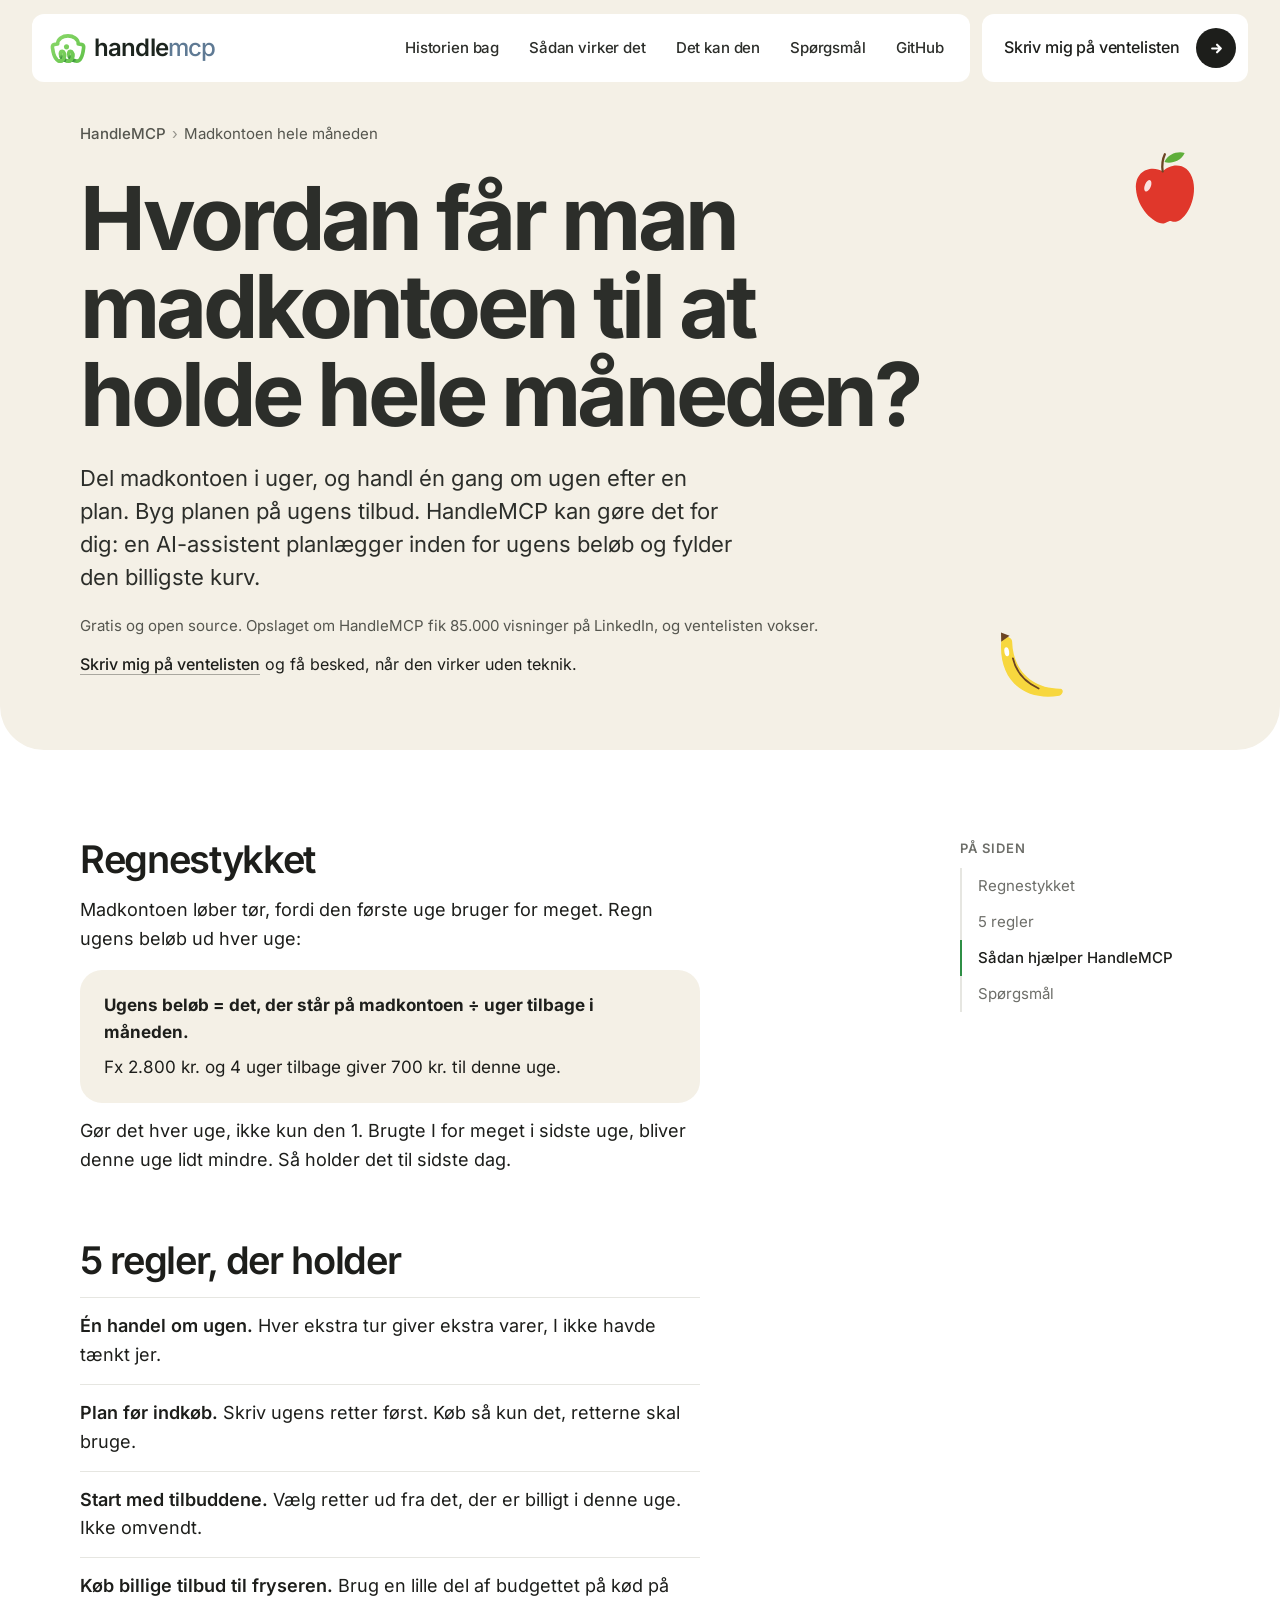
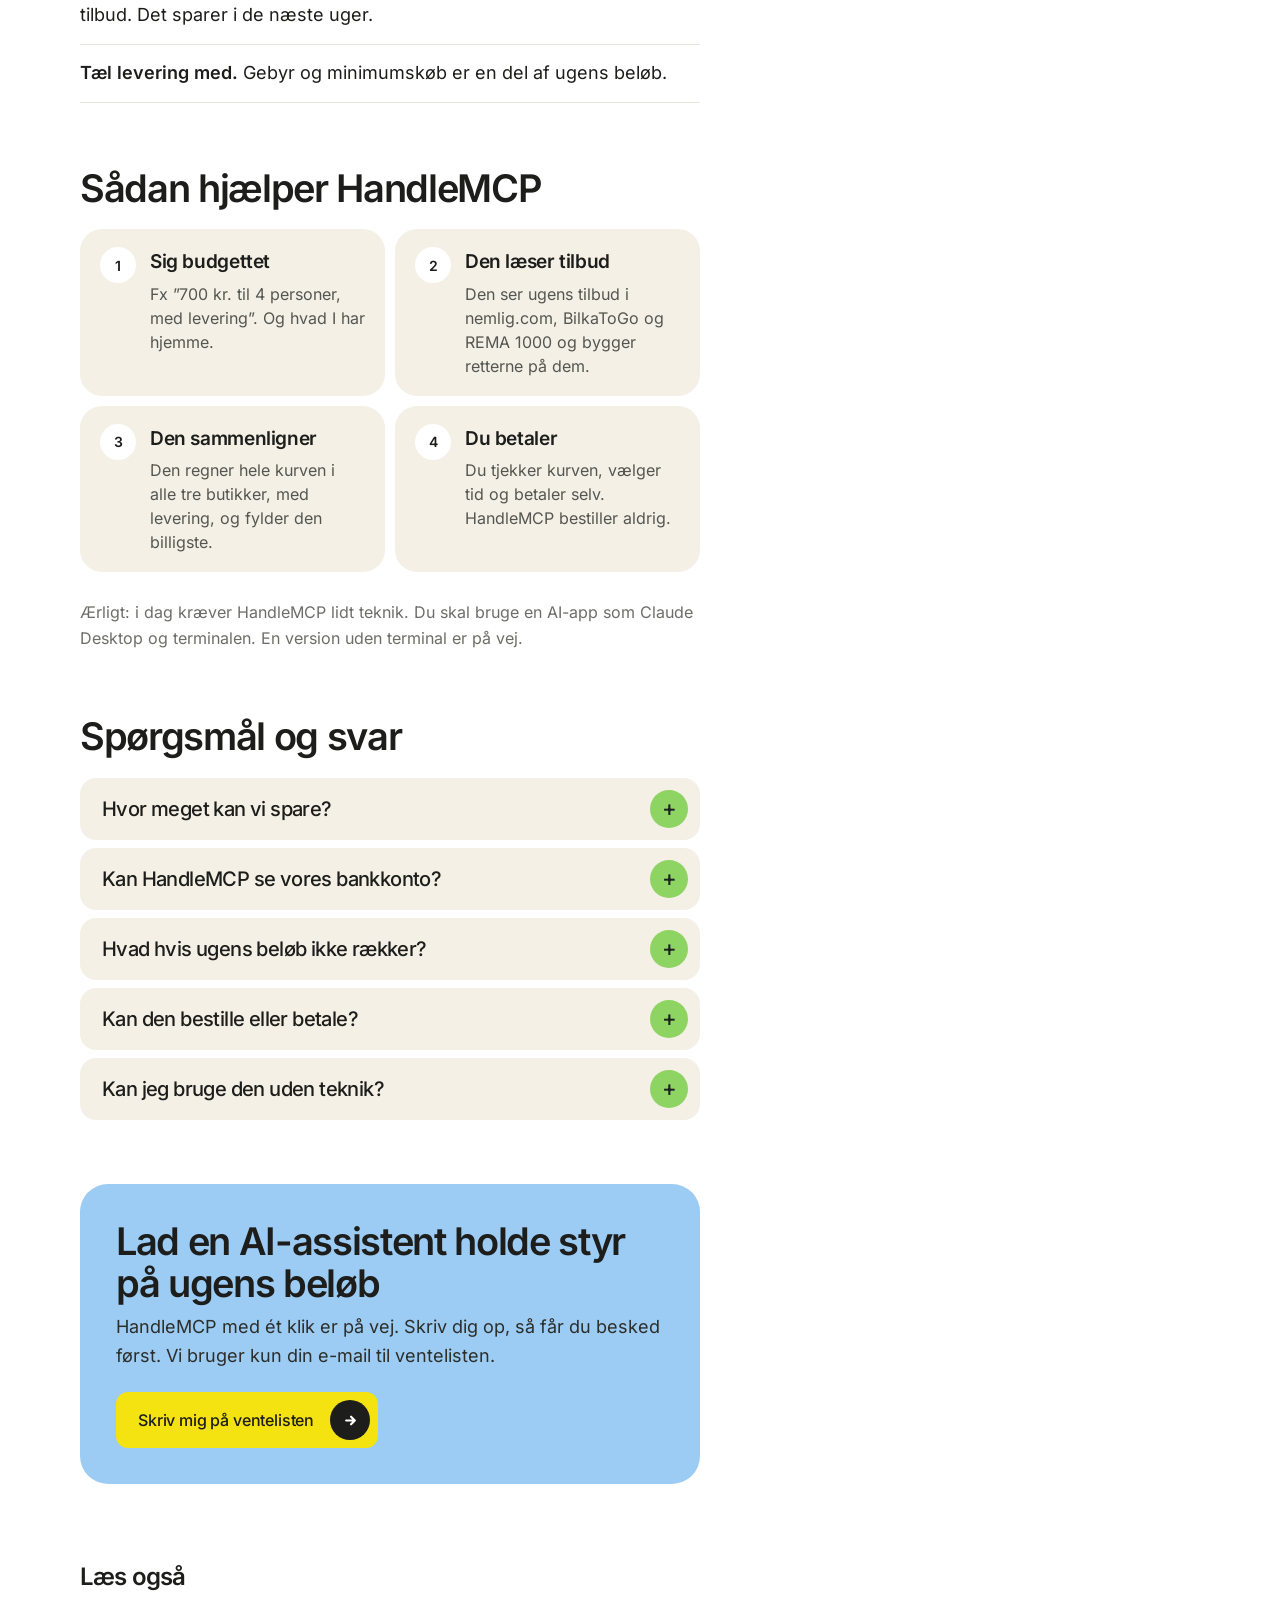
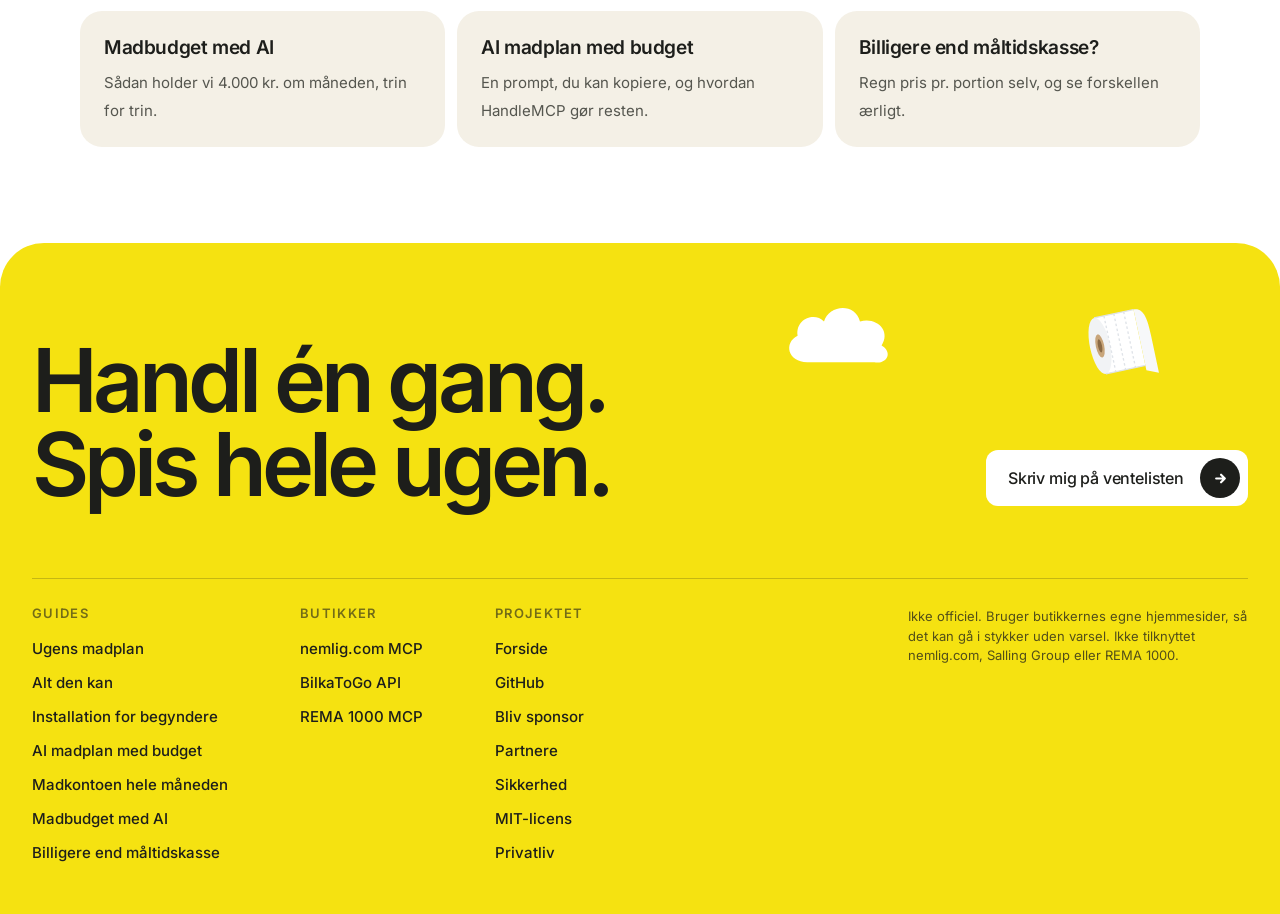
<file: madkonto-hele-maaneden/index.html>
<!doctype html>
<html lang="da">
<head>
<meta charset="utf-8">
<meta name="viewport" content="width=device-width, initial-scale=1">
<title>Få madkontoen til at holde hele måneden · HandleMCP</title>
<meta name="description" content="Del madkontoen i uger, handl én gang om ugen, og byg maden på tilbud. Sådan gør vi, og sådan kan HandleMCP gøre det for dig.">
<link rel="canonical" href="https://handlemcp.dk/madkonto-hele-maaneden/">
<meta name="robots" content="index, follow, max-image-preview:large">
<meta name="color-scheme" content="light">
<meta property="og:site_name" content="HandleMCP">
<meta property="og:locale" content="da_DK">
<meta property="og:type" content="article">
<meta property="og:url" content="https://handlemcp.dk/madkonto-hele-maaneden/">
<meta property="og:title" content="Få madkontoen til at holde hele måneden · HandleMCP">
<meta property="og:description" content="Del madkontoen i uger, handl én gang om ugen, og byg maden på tilbud. Sådan gør vi, og sådan kan HandleMCP gøre det for dig.">
<meta property="og:image" content="https://handlemcp.dk/og.png">
<meta name="twitter:card" content="summary_large_image">
<link rel="icon" href="/favicon.ico" sizes="any">
<link rel="icon" href="/favicon-48.png" sizes="48x48" type="image/png">
<link rel="icon" href="/logo.svg" type="image/svg+xml">
<link rel="apple-touch-icon" href="/apple-touch-icon.png">
<link rel="stylesheet" href="/sider.css">
<script type="application/ld+json">
{
 "@context": "https://schema.org",
 "@graph": [
  {
   "@type": "SoftwareApplication",
   "@id": "https://handlemcp.dk/#software",
   "name": "HandleMCP",
   "alternateName": [
    "handle-mcp",
    "Handle MCP"
   ],
   "description": "En AI-assistent planlægger ugens mad inden for ugens beløb, bygget på tilbud i nemlig.com, BilkaToGo og REMA 1000, og fylder den billigste kurv. Du betaler altid selv.",
   "url": "https://handlemcp.dk/",
   "applicationCategory": "UtilitiesApplication",
   "operatingSystem": "macOS, Linux, Windows",
   "license": "https://opensource.org/licenses/MIT",
   "isAccessibleForFree": true,
   "offers": {
    "@type": "Offer",
    "price": "0",
    "priceCurrency": "DKK"
   },
   "sameAs": [
    "https://github.com/NJohansen/handle-mcp"
   ],
   "author": {
    "@type": "Person",
    "name": "Niclas Johansen",
    "url": "https://github.com/NJohansen"
   }
  },
  {
   "@type": "FAQPage",
   "@id": "https://handlemcp.dk/madkonto-hele-maaneden/#faq",
   "url": "https://handlemcp.dk/madkonto-hele-maaneden/",
   "inLanguage": "da",
   "mainEntity": [
    {
     "@type": "Question",
     "name": "Hvor meget kan vi spare?",
     "acceptedAnswer": {
      "@type": "Answer",
      "text": "Det kan vi ikke love. Det afhænger af jeres vaner. Færre ture og tilbud kan gøre en stor forskel."
     }
    },
    {
     "@type": "Question",
     "name": "Kan HandleMCP se vores bankkonto?",
     "acceptedAnswer": {
      "@type": "Answer",
      "text": "Nej. Den læser ikke bank eller kort. Du siger selv ugens beløb."
     }
    },
    {
     "@type": "Question",
     "name": "Hvad hvis ugens beløb ikke rækker?",
     "acceptedAnswer": {
      "@type": "Answer",
      "text": "Så siger AI-assistenten det, før kurven bliver fyldt. Den kan foreslå billigere retter eller færre varer."
     }
    },
    {
     "@type": "Question",
     "name": "Kan den bestille eller betale?",
     "acceptedAnswer": {
      "@type": "Answer",
      "text": "Nej. Den fylder kun kurven, når du siger ja. Du tjekker kurven og betaler selv."
     }
    },
    {
     "@type": "Question",
     "name": "Kan jeg bruge den uden teknik?",
     "acceptedAnswer": {
      "@type": "Answer",
      "text": "Ikke endnu. I dag kræver det terminalen. Skriv dig på ventelisten, så får du besked, når den virker med ét klik."
     }
    }
   ]
  },
  {
   "@type": "BreadcrumbList",
   "itemListElement": [
    {
     "@type": "ListItem",
     "position": 1,
     "name": "HandleMCP",
     "item": "https://handlemcp.dk/"
    },
    {
     "@type": "ListItem",
     "position": 2,
     "name": "Madkontoen hele måneden",
     "item": "https://handlemcp.dk/madkonto-hele-maaneden/"
    }
   ]
  }
 ]
}
</script>
<script defer src="https://cloud.umami.is/script.js" data-website-id="a6431afb-4982-436d-8b11-bfb33da3baa9" data-domains="handlemcp.dk" data-do-not-track="true"></script>
</head>
<body>
<div class="top"><div class="doodles" aria-hidden="true"><img class="doodle" src="/doodles/apple.svg" alt="Tegning af et æble" width="76" style="top:150px;right:6%;--r:-8deg"><img class="doodle d2" src="/doodles/banana.svg" alt="Tegning af en banan" width="90" style="bottom:40px;right:16%;--r:10deg"></div>
<header class="wrap navwrap">
  <nav>
    <div class="navbox">
    <a class="brand" href="/" aria-label="HandleMCP"><span class="logo"><svg aria-hidden="true" viewBox="1.4 2.6 33.6 28.2" fill="none"><defs><linearGradient id="hm-l" x1="5" y1="3" x2="33" y2="30" gradientUnits="userSpaceOnUse"><stop stop-color="#8bd86a"/><stop offset="1" stop-color="#62c24a"/></linearGradient><radialGradient id="hm-r0" cx="13.777323152349465" cy="27.351026727848833" r="5.1" gradientUnits="userSpaceOnUse"><stop offset=".3" stop-color="#1f6e34" stop-opacity=".75"/><stop offset="1" stop-color="#1f6e34" stop-opacity="0"/></radialGradient><radialGradient id="hm-r1" cx="21.57735077331905" cy="27.351130921906602" r="5.1" gradientUnits="userSpaceOnUse"><stop offset=".3" stop-color="#1f6e34" stop-opacity=".75"/><stop offset="1" stop-color="#1f6e34" stop-opacity="0"/></radialGradient></defs><path d="M8.5 13 C 5.5 13, 3.2 13.4, 3.6 16.4 C 4.4 22.5, 6.2 29, 11 29 C 15.5 29, 16 19.8, 12.9 19.8 C 10.4 19.8, 10.5 24, 12.6 26.3 C 13.6 27.4, 14.8 28.1, 16.2 28.5 C 17 28.8, 17.8 29, 18.8 29 C 23.3 29, 23.8 19.8, 20.7 19.8 C 18.2 19.8, 18.3 24, 20.4 26.3 C 21.4 27.4, 22.6 28.1, 24 28.5 C 24.8 28.8, 25.6 29, 26.5 29 C 30.6 29, 32.2 22.5, 32.9 16.4 C 33.3 13.4, 30.8 13, 27.8 13 C 28 2.8, 8.3 2.8, 8.5 13" stroke="url(#hm-l)" stroke-width="3.4" stroke-linecap="round" stroke-linejoin="round"/><path d="M11.11 23.23 L11.13 23.32 L11.15 23.41 L11.17 23.50 L11.19 23.59 L11.21 23.67 L11.23 23.76 L11.26 23.85 L11.28 23.94 L11.31 24.02 L11.34 24.11 L11.37 24.19 L11.40 24.28 L11.43 24.36 L11.46 24.45 L11.49 24.53 L11.53 24.62 L11.57 24.70 L11.60 24.78 L11.64 24.86 L11.68 24.94 L11.72 25.03 L11.76 25.11 L11.81 25.19 L11.85 25.26 L11.90 25.34 L11.94 25.42 L11.99 25.50 L12.04 25.57 L12.09 25.65 L12.14 25.72 L12.19 25.80 L12.25 25.87 L12.30 25.94 L12.36 26.01 L12.41 26.08 L12.47 26.15 L12.53 26.22 L12.59 26.29 L12.65 26.36 L12.71 26.42 L12.78 26.49 L12.84 26.55 L12.90 26.62 L12.97 26.68 L13.04 26.74 L13.10 26.80 L13.17 26.86 L13.24 26.92 L13.31 26.98 L13.38 27.04 L13.45 27.10 L13.52 27.16 L13.59 27.21 L13.66 27.27 L13.73 27.32 L13.81 27.37 L13.88 27.42 L13.96 27.47 L14.03 27.52 L14.11 27.57 L14.18 27.62 L14.26 27.67 L14.34 27.72 L14.42 27.76 L14.50 27.80 L14.58 27.85 L14.66 27.89 L14.74 27.93 L14.82 27.97 L14.90 28.01 L14.98 28.05 L15.06 28.09 L15.15 28.12 L15.23 28.16 L15.31 28.19 L15.40 28.23 L15.48 28.26 L15.57 28.29 L15.65 28.32 L15.74 28.35 L15.82 28.38 L15.91 28.41 L15.99 28.44 L16.08 28.47 L16.17 28.49 L16.25 28.52 L16.34 28.55 L16.42 28.58 L16.51 28.61 L16.60 28.64 L16.68 28.67 L16.77 28.69 L16.85 28.72 L16.94 28.74 L17.03 28.77 L17.12 28.79 L17.20 28.81 L17.29 28.83 L17.38 28.85 L17.47 28.87 L17.56 28.89 L17.65 28.90 L17.74 28.92 L17.83 28.93 L17.92 28.94 L18.01 28.96 L18.10 28.97 L18.19 28.97 L18.28 28.98 L18.37 28.99 L18.46 28.99" stroke="url(#hm-r0)" stroke-width="3.4" stroke-linecap="butt"/><path d="M18.91 23.21 L18.92 23.30 L18.94 23.39 L18.96 23.47 L18.98 23.56 L19.00 23.65 L19.03 23.74 L19.05 23.83 L19.08 23.91 L19.10 24.00 L19.13 24.09 L19.16 24.17 L19.19 24.26 L19.22 24.34 L19.25 24.43 L19.29 24.51 L19.32 24.59 L19.36 24.68 L19.39 24.76 L19.43 24.84 L19.47 24.92 L19.51 25.00 L19.55 25.08 L19.60 25.16 L19.64 25.24 L19.68 25.32 L19.73 25.40 L19.78 25.48 L19.83 25.55 L19.88 25.63 L19.93 25.70 L19.98 25.78 L20.03 25.85 L20.09 25.92 L20.14 26.00 L20.20 26.07 L20.26 26.14 L20.32 26.20 L20.38 26.27 L20.44 26.34 L20.50 26.41 L20.56 26.47 L20.62 26.54 L20.69 26.60 L20.75 26.66 L20.82 26.73 L20.88 26.79 L20.95 26.85 L21.02 26.91 L21.09 26.97 L21.16 27.03 L21.23 27.08 L21.30 27.14 L21.37 27.20 L21.44 27.25 L21.51 27.30 L21.59 27.36 L21.66 27.41 L21.74 27.46 L21.81 27.51 L21.89 27.56 L21.96 27.61 L22.04 27.66 L22.12 27.70 L22.20 27.75 L22.28 27.79 L22.35 27.84 L22.43 27.88 L22.51 27.92 L22.60 27.96 L22.68 28.00 L22.76 28.04 L22.84 28.08 L22.92 28.11 L23.01 28.15 L23.09 28.19 L23.17 28.22 L23.26 28.25 L23.34 28.28 L23.43 28.32 L23.51 28.35 L23.60 28.38 L23.69 28.40 L23.77 28.43 L23.86 28.46 L23.95 28.48 L24.03 28.51 L24.12 28.54 L24.20 28.57 L24.29 28.60 L24.37 28.63 L24.46 28.66 L24.55 28.69 L24.63 28.71 L24.72 28.74 L24.81 28.76 L24.89 28.79 L24.98 28.81 L25.07 28.83 L25.16 28.85 L25.25 28.87 L25.33 28.89 L25.42 28.90 L25.51 28.92 L25.60 28.93 L25.69 28.95 L25.78 28.96 L25.87 28.97 L25.96 28.98 L26.05 28.98 L26.14 28.99 L26.23 28.99 L26.32 29.00" stroke="url(#hm-r1)" stroke-width="3.4" stroke-linecap="butt"/><path d="M8.70 28.41 L8.78 28.46 L8.86 28.50 L8.94 28.54 L9.02 28.58 L9.10 28.62 L9.19 28.65 L9.27 28.68 L9.36 28.72 L9.44 28.75 L9.53 28.77 L9.61 28.80 L9.70 28.83 L9.79 28.85 L9.88 28.87 L9.96 28.89 L10.05 28.91 L10.14 28.93 L10.23 28.94 L10.32 28.95 L10.41 28.97 L10.50 28.98 L10.59 28.98 L10.68 28.99 L10.77 29.00 L10.86 29.00 L10.95 29.00 L11.04 29.00 L11.13 29.00 L11.22 28.99 L11.31 28.98 L11.40 28.97 L11.49 28.96 L11.58 28.95 L11.67 28.93 L11.76 28.91 L11.85 28.88 L11.93 28.86 L12.02 28.83 L12.10 28.80 L12.19 28.76 L12.27 28.72 L12.35 28.68 L12.43 28.64 L12.51 28.60 L12.59 28.55 L12.67 28.50 L12.74 28.45 L12.81 28.40 L12.89 28.34 L12.96 28.29 L13.03 28.23 L13.09 28.17 L13.16 28.11 L13.22 28.04 L13.29 27.98 L13.35 27.91 L13.41 27.84 L13.47 27.77 L13.52 27.70 L13.58 27.63 L13.63 27.56 L13.69 27.49 L13.74 27.41 L13.79 27.34 L13.84 27.26 L13.88 27.18 L13.93 27.10 L13.97 27.03 L14.02 26.95 L14.06 26.87 L14.10 26.79 L14.14 26.70 L14.18 26.62 L14.22 26.54 L14.25 26.46 L14.29 26.37 L14.32 26.29 L14.35 26.20 L14.38 26.12 L14.42 26.03 L14.44 25.95 L14.47 25.86 L14.50 25.78 L14.53 25.69 L14.55 25.60 L14.58 25.52 L14.60 25.43 L14.62 25.34 L14.64 25.25 L14.66 25.16 L14.68 25.08 L14.70 24.99 L14.72 24.90 L14.74 24.81 L14.75 24.72 L14.77 24.63 L14.78 24.54 L14.79 24.45 L14.80 24.36 L14.82 24.27 L14.83 24.18 L14.83 24.09 L14.84 24.00 L14.85 23.91 L14.86 23.82 L14.86 23.73 L14.86 23.64 L14.87 23.55 L14.87 23.46 L14.87 23.37 L14.87 23.28 L14.87 23.19 L14.87 23.10 L14.87 23.01 L14.86 22.92 L14.86 22.83 L14.85 22.74 L14.84 22.65 L14.83 22.56 L14.82 22.47 L14.81 22.38 L14.80 22.29 L14.79 22.20 L14.77 22.11 L14.76 22.02 L14.74 21.93 L14.72 21.84" stroke="url(#hm-l)" stroke-width="3.4" stroke-linecap="butt"/><path d="M16.51 28.61 L16.60 28.64 L16.68 28.67 L16.77 28.69 L16.85 28.72 L16.94 28.74 L17.03 28.77 L17.12 28.79 L17.20 28.81 L17.29 28.83 L17.38 28.85 L17.47 28.87 L17.56 28.89 L17.65 28.90 L17.74 28.92 L17.83 28.93 L17.92 28.94 L18.01 28.96 L18.10 28.97 L18.19 28.97 L18.28 28.98 L18.37 28.99 L18.46 28.99 L18.55 29.00 L18.64 29.00 L18.73 29.00 L18.82 29.00 L18.91 29.00 L19.00 28.99 L19.09 28.99 L19.18 28.98 L19.27 28.97 L19.36 28.95 L19.45 28.93 L19.54 28.91 L19.62 28.89 L19.71 28.86 L19.80 28.83 L19.88 28.80 L19.97 28.77 L20.05 28.73 L20.13 28.70 L20.21 28.65 L20.29 28.61 L20.37 28.56 L20.45 28.52 L20.52 28.47 L20.59 28.41 L20.67 28.36 L20.74 28.30 L20.81 28.24 L20.88 28.18 L20.94 28.12 L21.01 28.06 L21.07 28.00 L21.13 27.93 L21.19 27.86 L21.25 27.79 L21.31 27.72 L21.36 27.65 L21.42 27.58 L21.47 27.51 L21.52 27.43 L21.57 27.36 L21.62 27.28 L21.67 27.20 L21.72 27.13 L21.76 27.05 L21.81 26.97 L21.85 26.89 L21.89 26.81 L21.93 26.73 L21.97 26.64 L22.01 26.56 L22.04 26.48 L22.08 26.40 L22.11 26.31 L22.14 26.23 L22.18 26.14 L22.21 26.06 L22.24 25.97 L22.27 25.89 L22.29 25.80 L22.32 25.71 L22.35 25.63 L22.37 25.54 L22.39 25.45 L22.42 25.36 L22.44 25.28 L22.46 25.19 L22.48 25.10 L22.50 25.01 L22.52 24.92 L22.53 24.83 L22.55 24.74 L22.56 24.65 L22.58 24.57 L22.59 24.48 L22.60 24.39 L22.61 24.30 L22.62 24.21 L22.63 24.12 L22.64 24.03 L22.65 23.94 L22.65 23.85 L22.66 23.76 L22.66 23.66 L22.67 23.57 L22.67 23.48 L22.67 23.39 L22.67 23.30 L22.67 23.21 L22.67 23.12 L22.67 23.03 L22.66 22.94 L22.66 22.85 L22.65 22.76 L22.64 22.67 L22.64 22.58 L22.63 22.49 L22.62 22.40 L22.60 22.31 L22.59 22.22 L22.58 22.13 L22.56 22.04 L22.54 21.95 L22.52 21.86" stroke="url(#hm-l)" stroke-width="3.4" stroke-linecap="butt"/><circle cx="16.8" cy="15.6" r="2.4" fill="url(#hm-l)"/></svg></span><span>handle<span class="mcp">mcp</span></span></a>
    <ul>
      <li class="opt"><a href="/#losning">Historien bag</a></li>
      <li class="opt"><a href="/#saadan">Sådan virker det</a></li>
      <li class="opt"><a href="/#kan">Det kan den</a></li>
      <li class="opt wide"><a href="/#faq">Spørgsmål</a></li>
      <li class="opt"><a class="gh" href="https://github.com/NJohansen/handle-mcp" aria-label="GitHub" data-umami-event="github" data-umami-event-sted="nav"><svg class="ghmark" viewBox="0 0 16 16" aria-hidden="true"><path d="M8 0C3.58 0 0 3.58 0 8c0 3.54 2.29 6.53 5.47 7.59.4.07.55-.17.55-.38 0-.19-.01-.82-.01-1.49-2.01.37-2.53-.49-2.69-.94-.09-.23-.48-.94-.82-1.13-.28-.15-.68-.52-.01-.53.63-.01 1.08.58 1.23.82.72 1.21 1.87.87 2.33.66.07-.52.28-.87.51-1.07-1.78-.2-3.64-.89-3.64-3.95 0-.87.31-1.59.82-2.15-.08-.2-.36-1.02.08-2.12 0 0 .67-.21 2.2.82.64-.18 1.32-.27 2-.27.68 0 1.36.09 2 .27 1.53-1.04 2.2-.82 2.2-.82.44 1.1.16 1.92.08 2.12.51.56.82 1.27.82 2.15 0 3.07-1.87 3.75-3.65 3.95.29.25.54.73.54 1.48 0 1.07-.01 1.93-.01 2.2 0 .21.15.46.55.38A8.013 8.013 0 0016 8c0-4.42-3.58-8-8-8z"/></svg><span class="ghw">GitHub</span><span class="stars" id="stars" hidden aria-label="stjerner på GitHub"><svg viewBox="0 0 16 16" aria-hidden="true"><path d="M8 .9l2.2 4.5 4.9.7-3.6 3.5.9 4.9L8 12.2l-4.4 2.3.9-4.9L.9 6.1l4.9-.7z"/></svg><span id="stars-n"></span></span></a></li>
    </ul>
    </div>
    <a class="btn navcta" href="https://tally.so/r/ArKdkW" data-tally="ArKdkW" data-sted="nav"><span class="lg">Skriv mig på ventelisten</span><span class="sm">Venteliste</span> <i><svg viewBox="0 0 12 12" aria-hidden="true"><path d="M2 6h8M6.5 2.5L10 6l-3.5 3.5"/></svg></i></a>
  </nav>
</header>
<div class="wrap"><div class="intro">
<ol class="crumbs" aria-label="Brødkrumme"><li><a href="/">HandleMCP</a></li><li aria-current="page">Madkontoen hele måneden</li></ol>
<h1>Hvordan får man madkontoen til at holde hele måneden?</h1>
<p class="lead">Del madkontoen i uger, og handl én gang om ugen efter en plan. Byg planen på ugens tilbud. HandleMCP kan gøre det for dig: en AI-assistent planlægger inden for ugens beløb og fylder den billigste kurv.</p>
<p class="proof">Gratis og open source. Opslaget om HandleMCP fik 85.000 visninger på LinkedIn, og ventelisten vokser.</p>
<p class="toplink"><a href="https://tally.so/r/ArKdkW?ref=seo-madkonto-hele-maaneden-top" data-tally="ArKdkW" data-sted="seo-madkonto-hele-maaneden-top">Skriv mig på ventelisten</a> og få besked, når den virker uden teknik.</p>
</div></div>
</div>

<main class="wrap">
<div class="page">
<article>
<h2 id="regnestykket">Regnestykket</h2>
<p>Madkontoen løber tør, fordi den første uge bruger for meget. Regn ugens beløb ud hver uge:</p>
<div class="copy">
<p><b>Ugens beløb = det, der står på madkontoen ÷ uger tilbage i måneden.</b></p>
<p>Fx 2.800 kr. og 4 uger tilbage giver 700 kr. til denne uge.</p>
</div>
<p>Gør det hver uge, ikke kun den 1. Brugte I for meget i sidste uge, bliver denne uge lidt mindre. Så holder det til sidste dag.</p>

<h2 id="regler">5 regler, der holder</h2>
<ul class="rows">
<li><b>Én handel om ugen.</b> Hver ekstra tur giver ekstra varer, I ikke havde tænkt jer.</li>
<li><b>Plan før indkøb.</b> Skriv ugens retter først. Køb så kun det, retterne skal bruge.</li>
<li><b>Start med tilbuddene.</b> Vælg retter ud fra det, der er billigt i denne uge. Ikke omvendt.</li>
<li><b>Køb billige tilbud til fryseren.</b> Brug en lille del af budgettet på kød på tilbud. Det sparer i de næste uger.</li>
<li><b>Tæl levering med.</b> Gebyr og minimumskøb er en del af ugens beløb.</li>
</ul>

<h2 id="saadan">Sådan hjælper HandleMCP</h2>
<ol class="steps">
<li><h3>Sig budgettet</h3><p>Fx ”700 kr. til 4 personer, med levering”. Og hvad I har hjemme.</p></li>
<li><h3>Den læser tilbud</h3><p>Den ser ugens tilbud i nemlig.com, BilkaToGo og REMA 1000 og bygger retterne på dem.</p></li>
<li><h3>Den sammenligner</h3><p>Den regner hele kurven i alle tre butikker, med levering, og fylder den billigste.</p></li>
<li><h3>Du betaler</h3><p>Du tjekker kurven, vælger tid og betaler selv. HandleMCP bestiller aldrig.</p></li>
</ol>
<p class="small">Ærligt: i dag kræver HandleMCP lidt teknik. Du skal bruge en AI-app som Claude Desktop og terminalen. En version uden terminal er på vej.</p>

<h2 id="faq">Spørgsmål og svar</h2>
<div class="faq">
  <details><summary>Hvor meget kan vi spare?</summary><p>Det kan vi ikke love. Det afhænger af jeres vaner. Færre ture og tilbud kan gøre en stor forskel.</p></details>
  <details><summary>Kan HandleMCP se vores bankkonto?</summary><p>Nej. Den læser ikke bank eller kort. Du siger selv ugens beløb.</p></details>
  <details><summary>Hvad hvis ugens beløb ikke rækker?</summary><p>Så siger AI-assistenten det, før kurven bliver fyldt. Den kan foreslå billigere retter eller færre varer.</p></details>
  <details><summary>Kan den bestille eller betale?</summary><p>Nej. Den fylder kun kurven, når du siger ja. Du tjekker kurven og betaler selv.</p></details>
  <details><summary>Kan jeg bruge den uden teknik?</summary><p>Ikke endnu. I dag kræver det terminalen. Skriv dig på ventelisten, så får du besked, når den virker med ét klik.</p></details>
</div>

<div class="cta">
<h2>Lad en AI-assistent holde styr på ugens beløb</h2>
<p>HandleMCP med ét klik er på vej. Skriv dig op, så får du besked først. Vi bruger kun din e-mail til ventelisten.</p>
<a class="btn" href="https://tally.so/r/ArKdkW?ref=seo-madkonto-hele-maaneden" data-tally="ArKdkW" data-sted="seo-madkonto-hele-maaneden">Skriv mig på ventelisten <i><svg viewBox="0 0 12 12" aria-hidden="true"><path d="M2 6h8M6.5 2.5L10 6l-3.5 3.5"/></svg></i></a>
</div>
</article>
<aside class="toc" aria-label="På siden"><b>På siden</b><ul><li><a href="#regnestykket">Regnestykket</a></li><li><a href="#regler">5 regler</a></li><li><a href="#saadan">Sådan hjælper HandleMCP</a></li><li><a href="#faq">Spørgsmål</a></li></ul></aside>
</div>

<div class="more"><h2>Læs også</h2><div class="cards"><a href="/madbudget-med-ai/"><b>Madbudget med AI</b><span>Sådan holder vi 4.000 kr. om måneden, trin for trin.</span></a><a href="/ai-madplan-budget/"><b>AI madplan med budget</b><span>En prompt, du kan kopiere, og hvordan HandleMCP gør resten.</span></a><a href="/billigere-end-maaltidskasse/"><b>Billigere end måltidskasse?</b><span>Regn pris pr. portion selv, og se forskellen ærligt.</span></a></div></div>
</main>

<footer><div class="doodles" aria-hidden="true"><img class="doodle" src="/doodles/kitchenroll.svg" alt="Tegning af en køkkenrulle" width="84" style="top:56px;right:9%;--r:-12deg"><img class="doodle d2" src="/doodles/cloud.svg" alt="Tegning af en sky" width="120" style="top:40px;right:30%;--r:0deg"></div>
  <div class="wrap">
    <div class="ftop"><p class="big">Handl én gang.<br>Spis hele ugen.</p><a class="btn" href="https://tally.so/r/ArKdkW" data-tally="ArKdkW" data-sted="footer">Skriv mig på ventelisten <i><svg viewBox="0 0 12 12" aria-hidden="true"><path d="M2 6h8M6.5 2.5L10 6l-3.5 3.5"/></svg></i></a></div>
    <div class="fcols">
      <div><b>Guides</b><a href="/ugens-madplan/">Ugens madplan</a><a href="/det-kan-den/">Alt den kan</a><a href="/installation/">Installation for begyndere</a><a href="/ai-madplan-budget/">AI madplan med budget</a><a href="/madkonto-hele-maaneden/" aria-current="page">Madkontoen hele måneden</a><a href="/madbudget-med-ai/">Madbudget med AI</a><a href="/billigere-end-maaltidskasse/">Billigere end måltidskasse</a></div>
      <div><b>Butikker</b><a href="/nemlig-mcp/">nemlig.com MCP</a><a href="/bilkatogo-api/">BilkaToGo API</a><a href="/rema-1000-mcp/">REMA 1000 MCP</a></div>
      <div><b>Projektet</b><a href="/">Forside</a><a href="https://github.com/NJohansen/handle-mcp" data-umami-event="github" data-umami-event-sted="footer">GitHub</a><a href="https://github.com/sponsors/NJohansen" data-umami-event="sponsor" data-umami-event-sted="footer">Bliv sponsor</a><a href="/partnere/">Partnere</a><a href="https://github.com/NJohansen/handle-mcp/blob/main/docs/security.md">Sikkerhed</a><a href="https://github.com/NJohansen/handle-mcp/blob/main/LICENSE">MIT-licens</a><a href="/privatliv/">Privatliv</a></div>
      <p class="disc">Ikke officiel. Bruger butikkernes egne hjemmesider, så det kan gå i stykker uden varsel. Ikke tilknyttet nemlig.com, Salling Group eller REMA 1000.</p>
    </div>
  </div>
</footer>
<script>
// Live GitHub star count. If the call fails, the link just says "GitHub".
(function(){
  var el=document.getElementById('stars'),n=document.getElementById('stars-n');
  function show(c){if(typeof c==='number'){n.textContent=c.toLocaleString('da-DK');el.hidden=false}}
  try{var c=sessionStorage.getItem('hm-stars');if(c!==null){show(+c);return}}catch(e){}
  fetch('https://api.github.com/repos/NJohansen/handle-mcp',{headers:{Accept:'application/vnd.github+json'}})
    .then(function(r){return r.ok?r.json():null})
    .then(function(d){if(d&&typeof d.stargazers_count==='number'){show(d.stargazers_count);try{sessionStorage.setItem('hm-stars',d.stargazers_count)}catch(e){}}})
    .catch(function(){});
})();
</script>
<script>
// Waitlist popup. Any link with data-tally="<form id>" opens the Tally form as a popup.
// Tally's script loads only on the first click, so no third party runs before that.
// Without JS, or if the script fails, the link opens the form on tally.so.
// No data-umami-event on these links: Umami follows such links itself and would skip the popup.
(function(){
  var state='idle';
  function openForm(id){window.Tally.openPopup(id,{layout:'modal',width:560,autoClose:4000})}
  document.addEventListener('click',function(e){
    var btn=e.target.closest&&e.target.closest('[data-tally]');if(!btn)return;
    if(state==='loading')return; // a second click while loading falls through to tally.so
    e.preventDefault();var id=btn.getAttribute('data-tally');
    try{window.umami&&window.umami.track('skriv-mig-op',{sted:btn.getAttribute('data-sted')||''})}catch(err){}
    if(window.Tally){openForm(id);return}
    state='loading';
    var s=document.createElement('script');s.src='https://tally.so/widgets/embed.js';s.async=true;
    s.onload=function(){state='idle';window.Tally?openForm(id):location.href=btn.href};
    s.onerror=function(){state='idle';location.href=btn.href};
    document.head.appendChild(s);
  });
})();
</script>
<script>
// Analytics events that need JS. Umami is cookie-free; without it nothing happens.
(function(){
  function track(name,data){try{window.umami&&window.umami.track(name,data)}catch(e){}}
  // Tally posts a message from its iframe when someone submits the waitlist form.
  addEventListener('message',function(e){
    if(e.origin!=='https://tally.so')return;
    var d=e.data;if(typeof d==='string'){try{d=JSON.parse(d)}catch(err){return}}
    if(d&&d.event==='Tally.FormSubmitted')track('venteliste-tilmeldt');
  });
})();
</script>
<script>
// "På siden": mark the section you are reading.
(function(){
  var links=[].slice.call(document.querySelectorAll('.toc a'));if(!('IntersectionObserver' in window)||!links.length)return;
  var map={};links.forEach(function(a){map[a.getAttribute('href').slice(1)]=a});
  var io=new IntersectionObserver(function(es){es.forEach(function(e){if(e.isIntersecting){links.forEach(function(a){a.classList.remove('on')});map[e.target.id].classList.add('on')}})},{rootMargin:'0px 0px -70% 0px'});
  Object.keys(map).forEach(function(id){var h=document.getElementById(id);if(h)io.observe(h)});
})();
</script>
</body>
</html>
</file>
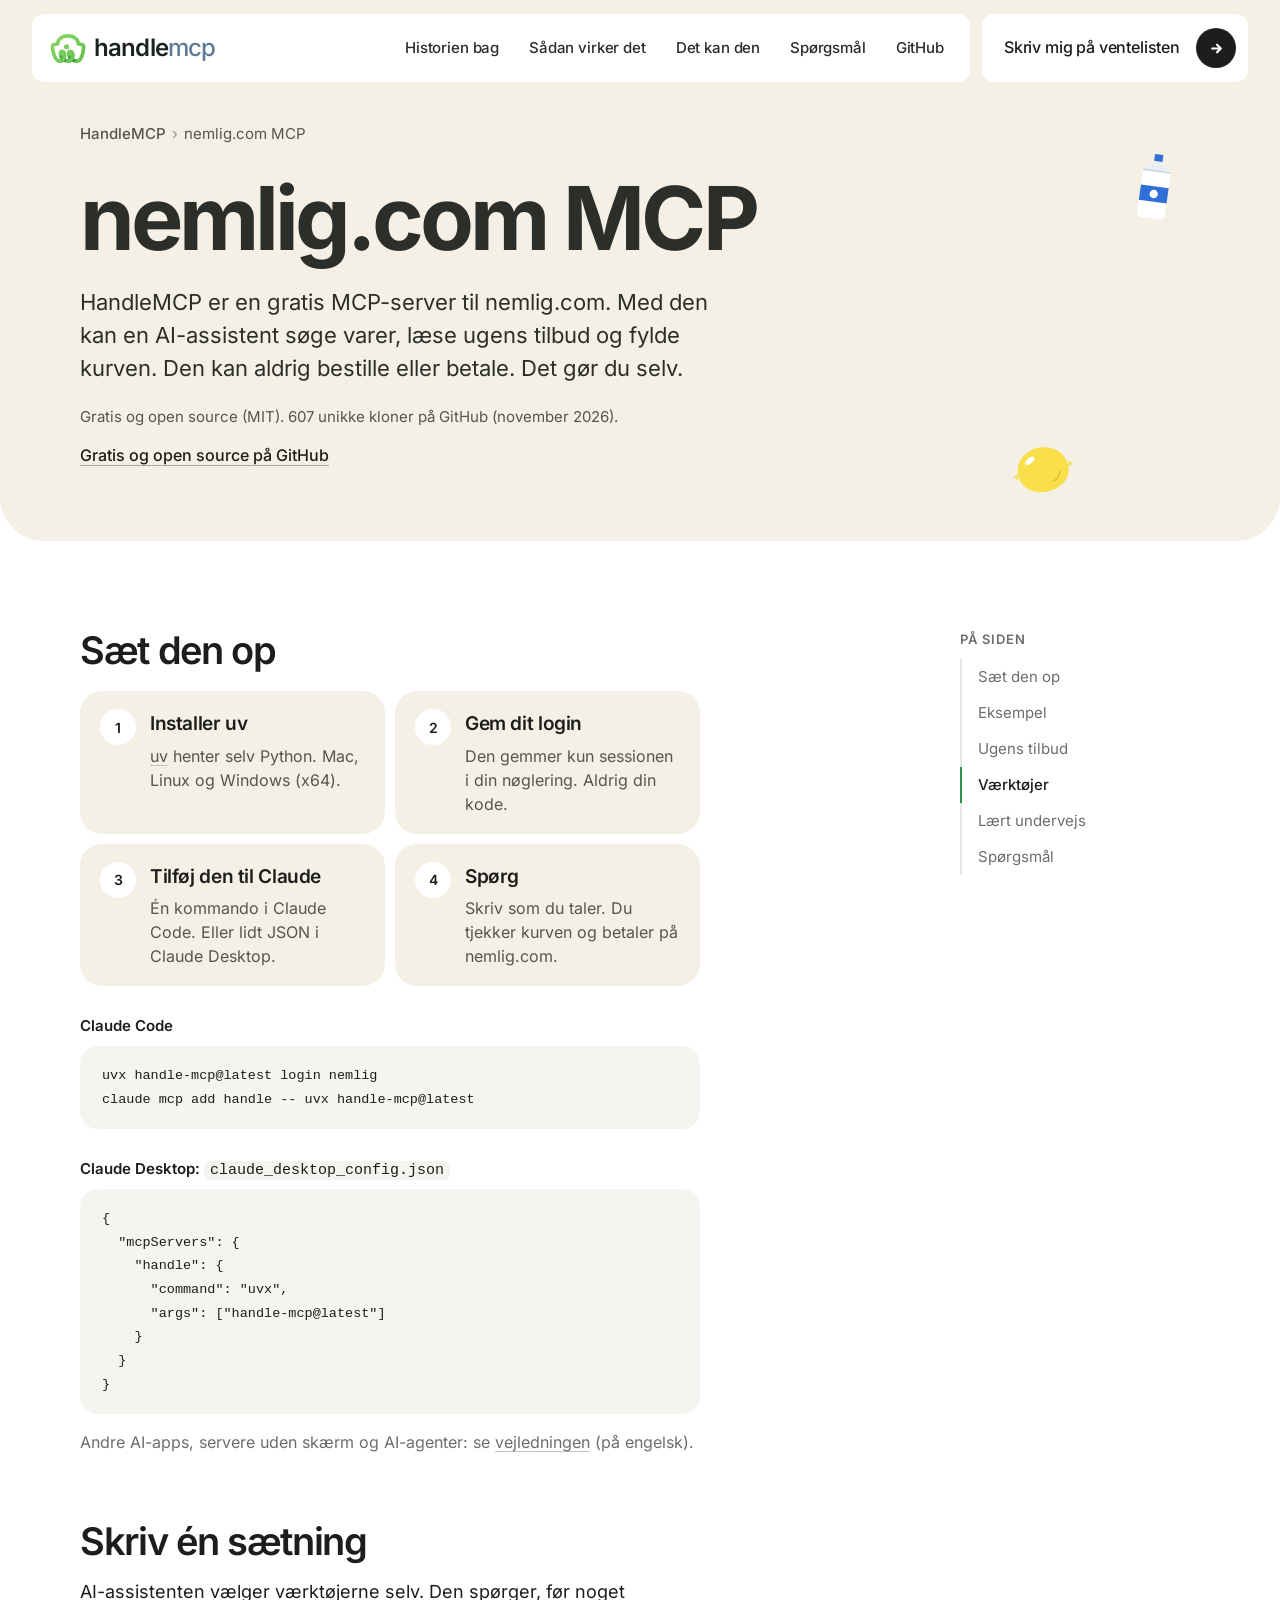
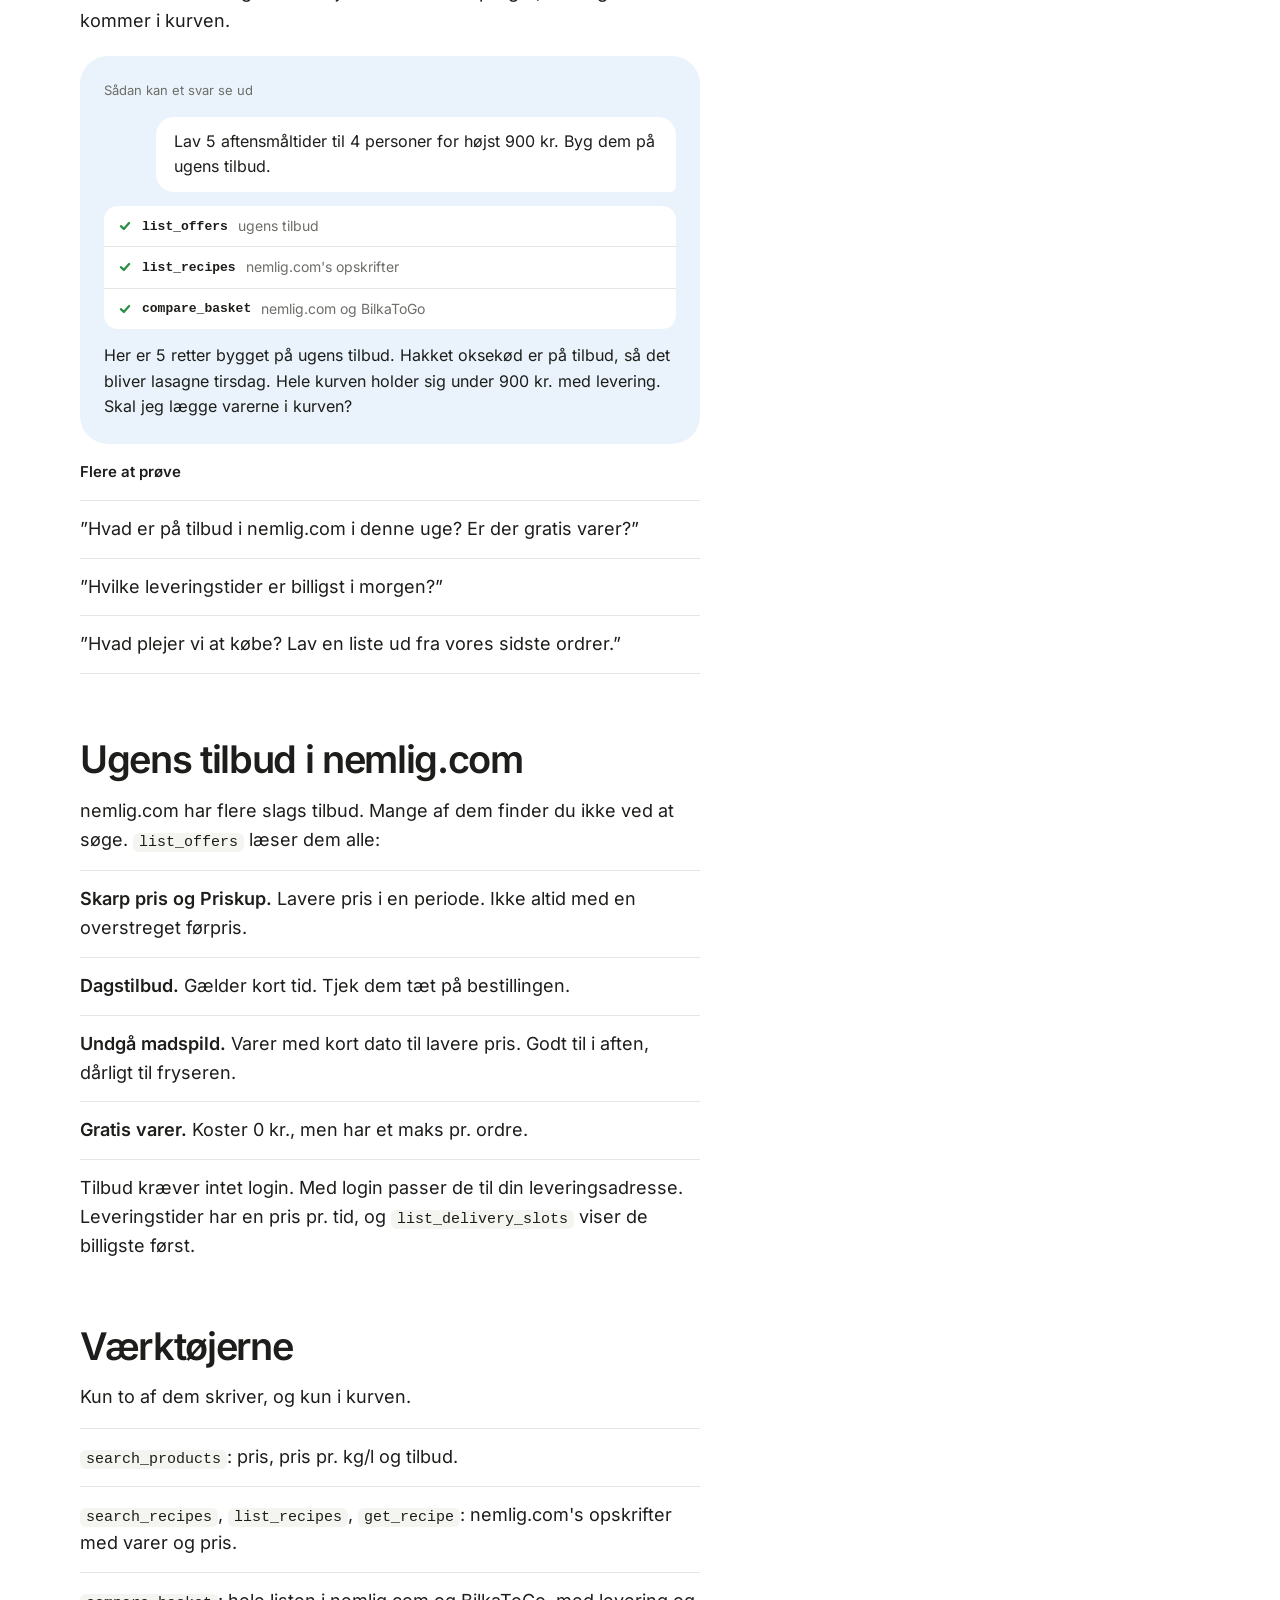
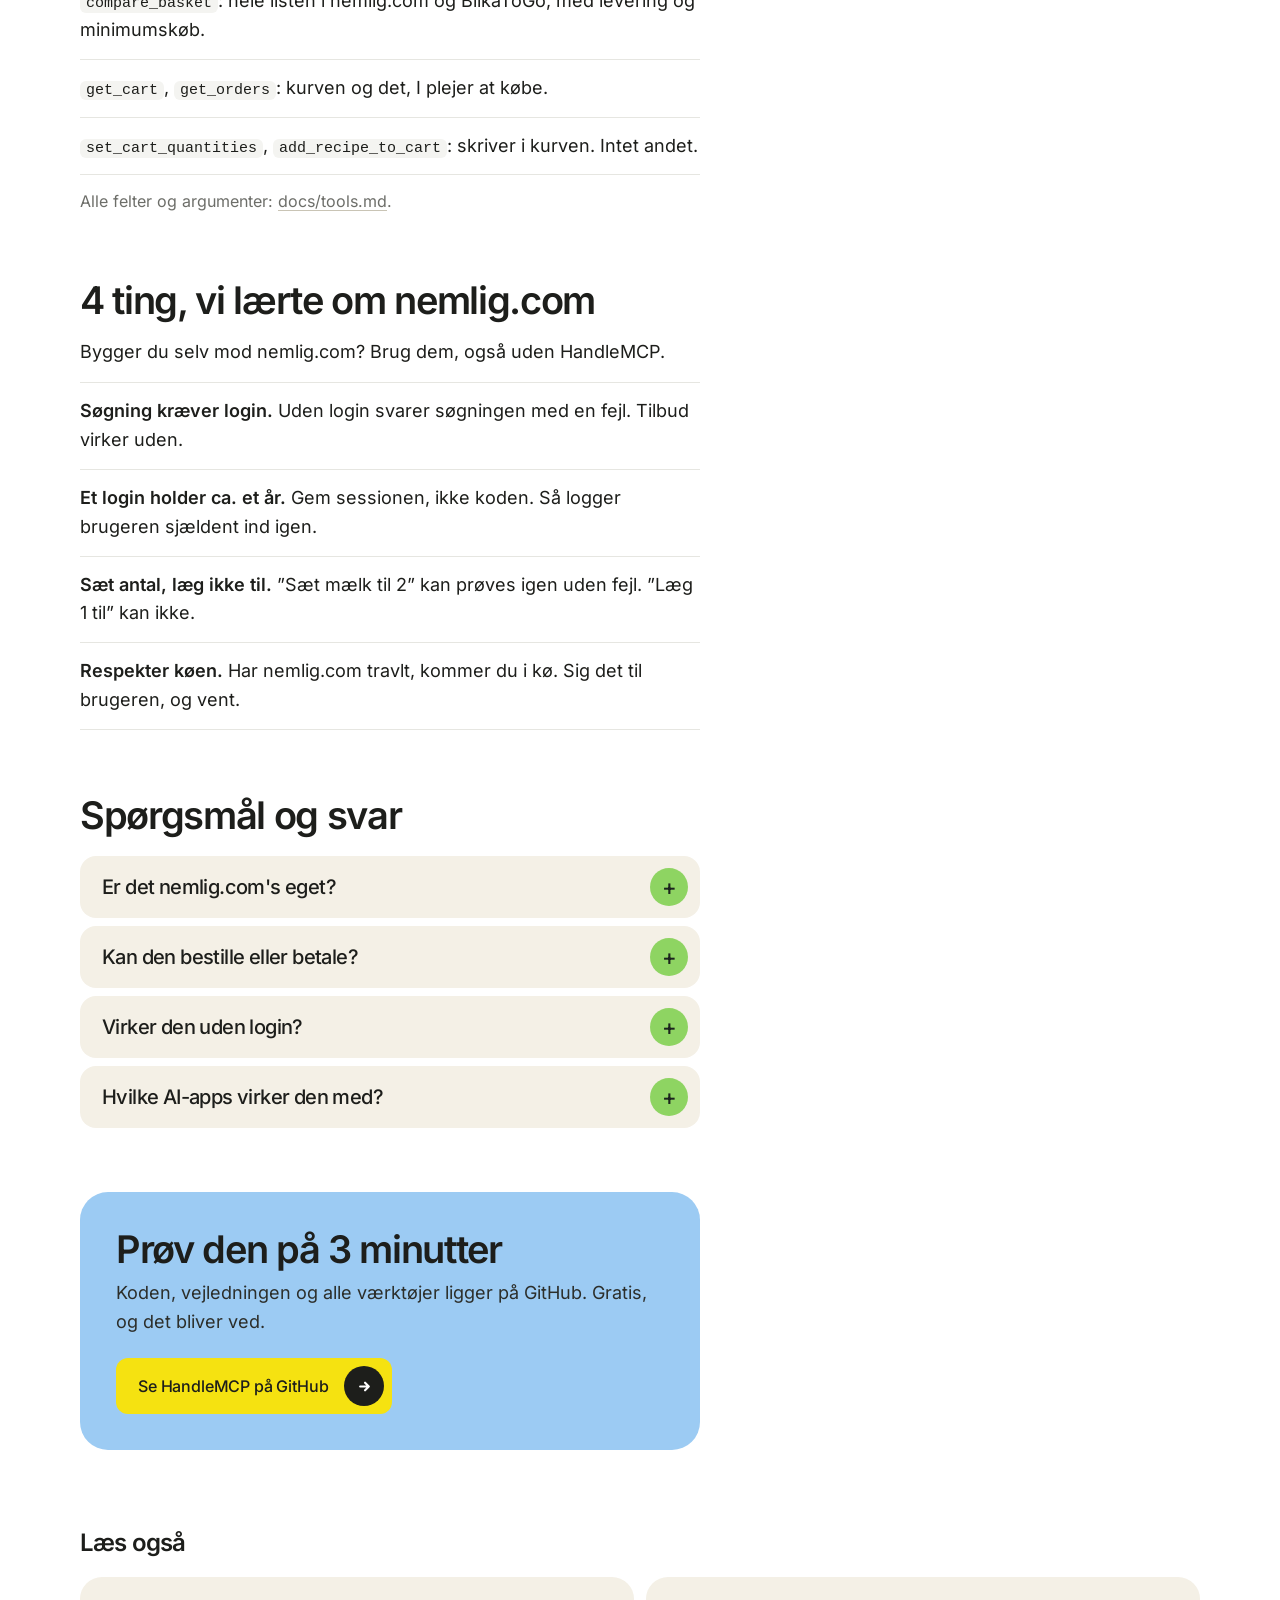
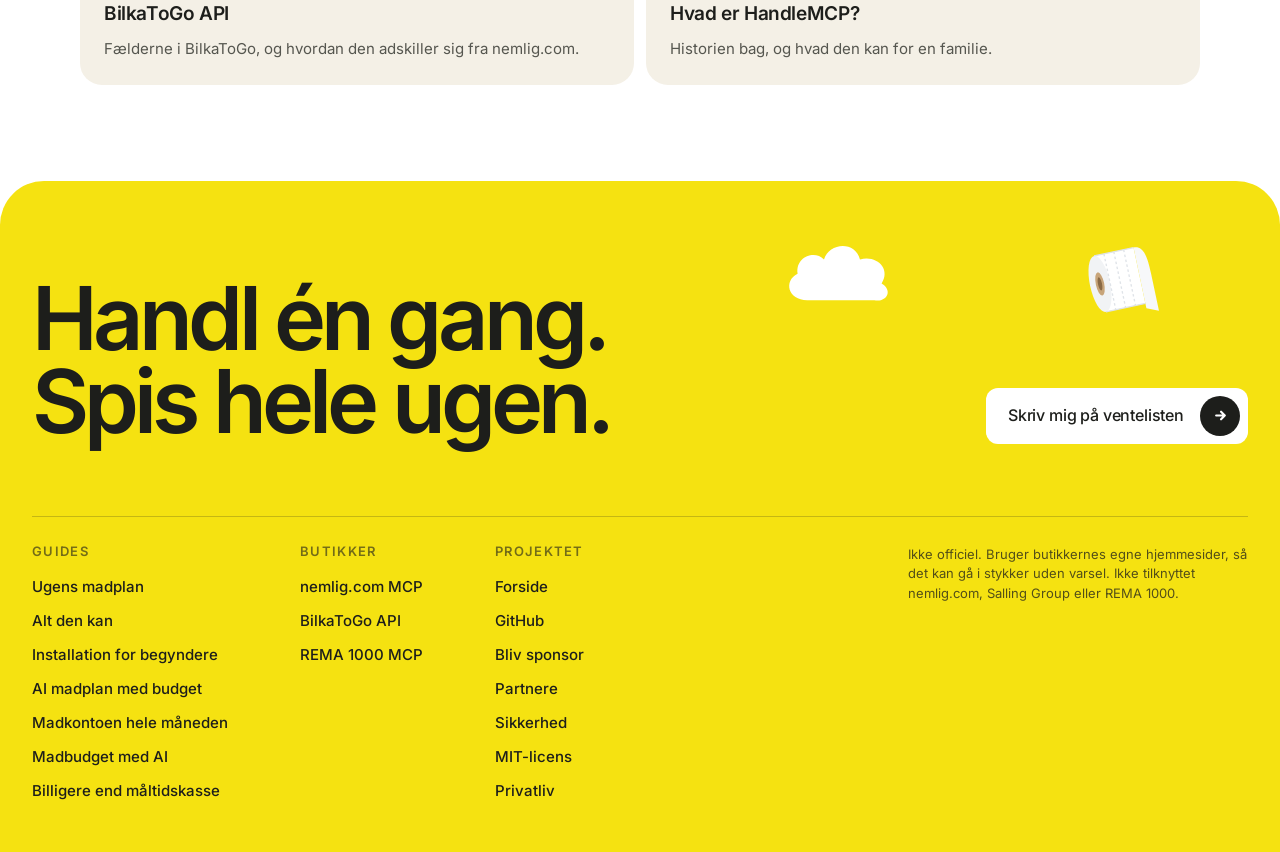
<file: nemlig-mcp/index.html>
<!doctype html>
<html lang="da">
<head>
<meta charset="utf-8">
<meta name="viewport" content="width=device-width, initial-scale=1">
<title>nemlig.com MCP: lad AI søge og fylde kurven · HandleMCP</title>
<meta name="description" content="HandleMCP er en gratis open source MCP-server til nemlig.com. En AI-assistent kan søge varer, læse tilbud og fylde kurven. Den kan aldrig betale.">
<link rel="canonical" href="https://handlemcp.dk/nemlig-mcp/">
<meta name="robots" content="index, follow, max-image-preview:large">
<meta name="color-scheme" content="light">
<meta property="og:site_name" content="HandleMCP">
<meta property="og:locale" content="da_DK">
<meta property="og:type" content="article">
<meta property="og:url" content="https://handlemcp.dk/nemlig-mcp/">
<meta property="og:title" content="nemlig.com MCP: lad AI søge og fylde kurven · HandleMCP">
<meta property="og:description" content="HandleMCP er en gratis open source MCP-server til nemlig.com. En AI-assistent kan søge varer, læse tilbud og fylde kurven. Den kan aldrig betale.">
<meta property="og:image" content="https://handlemcp.dk/og.png">
<meta name="twitter:card" content="summary_large_image">
<link rel="icon" href="/favicon.ico" sizes="any">
<link rel="icon" href="/favicon-48.png" sizes="48x48" type="image/png">
<link rel="icon" href="/logo.svg" type="image/svg+xml">
<link rel="apple-touch-icon" href="/apple-touch-icon.png">
<link rel="stylesheet" href="/sider.css">
<script type="application/ld+json">
{
 "@context": "https://schema.org",
 "@graph": [
  {
   "@type": "SoftwareApplication",
   "@id": "https://handlemcp.dk/#software",
   "name": "HandleMCP",
   "alternateName": [
    "handle-mcp",
    "Handle MCP"
   ],
   "description": "Open source MCP-server til nemlig.com og BilkaToGo: søg varer, læs tilbud og opskrifter, sammenlign hele kurven og fyld den. Du betaler altid selv.",
   "url": "https://handlemcp.dk/",
   "applicationCategory": "UtilitiesApplication",
   "operatingSystem": "macOS, Linux, Windows",
   "license": "https://opensource.org/licenses/MIT",
   "isAccessibleForFree": true,
   "offers": {
    "@type": "Offer",
    "price": "0",
    "priceCurrency": "DKK"
   },
   "sameAs": [
    "https://github.com/NJohansen/handle-mcp"
   ],
   "author": {
    "@type": "Person",
    "name": "Niclas Johansen",
    "url": "https://github.com/NJohansen"
   }
  },
  {
   "@type": "FAQPage",
   "@id": "https://handlemcp.dk/nemlig-mcp/#faq",
   "url": "https://handlemcp.dk/nemlig-mcp/",
   "inLanguage": "da",
   "mainEntity": [
    {
     "@type": "Question",
     "name": "Er det nemlig.com's eget?",
     "acceptedAnswer": {
      "@type": "Answer",
      "text": "Nej. HandleMCP bruger nemlig.com's egen hjemmeside. Den kan gå i stykker, når de ændrer noget. Den er ikke tilknyttet nemlig.com."
     }
    },
    {
     "@type": "Question",
     "name": "Kan den bestille eller betale?",
     "acceptedAnswer": {
      "@type": "Answer",
      "text": "Nej. Den kode findes ikke. En test fejler, hvis nogen tilføjer den. Du vælger leveringstid og betaler selv på nemlig.com."
     }
    },
    {
     "@type": "Question",
     "name": "Virker den uden login?",
     "acceptedAnswer": {
      "@type": "Answer",
      "text": "Delvist. Ugens tilbud kan den læse uden login. Søgning, kurv og leveringstider kræver dit nemlig-login."
     }
    },
    {
     "@type": "Question",
     "name": "Hvilke AI-apps virker den med?",
     "acceptedAnswer": {
      "@type": "Answer",
      "text": "Alle, der kan bruge en lokal MCP-server, fx Claude Code, Claude Desktop og Codex. Den kører på din egen computer."
     }
    }
   ]
  },
  {
   "@type": "BreadcrumbList",
   "itemListElement": [
    {
     "@type": "ListItem",
     "position": 1,
     "name": "HandleMCP",
     "item": "https://handlemcp.dk/"
    },
    {
     "@type": "ListItem",
     "position": 2,
     "name": "nemlig.com MCP",
     "item": "https://handlemcp.dk/nemlig-mcp/"
    }
   ]
  }
 ]
}
</script>
<script defer src="https://cloud.umami.is/script.js" data-website-id="a6431afb-4982-436d-8b11-bfb33da3baa9" data-domains="handlemcp.dk" data-do-not-track="true"></script>
</head>
<body>
<div class="top"><div class="doodles" aria-hidden="true"><img class="doodle" src="/doodles/milk.svg" alt="Tegning af en mælkekarton" width="70" style="top:150px;right:7%;--r:8deg"><img class="doodle d2" src="/doodles/lemon.svg" alt="Tegning af en citron" width="64" style="bottom:40px;right:16%;--r:-10deg"></div>
<header class="wrap navwrap">
  <nav>
    <div class="navbox">
    <a class="brand" href="/" aria-label="HandleMCP"><span class="logo"><svg aria-hidden="true" viewBox="1.4 2.6 33.6 28.2" fill="none"><defs><linearGradient id="hm-l" x1="5" y1="3" x2="33" y2="30" gradientUnits="userSpaceOnUse"><stop stop-color="#8bd86a"/><stop offset="1" stop-color="#62c24a"/></linearGradient><radialGradient id="hm-r0" cx="13.777323152349465" cy="27.351026727848833" r="5.1" gradientUnits="userSpaceOnUse"><stop offset=".3" stop-color="#1f6e34" stop-opacity=".75"/><stop offset="1" stop-color="#1f6e34" stop-opacity="0"/></radialGradient><radialGradient id="hm-r1" cx="21.57735077331905" cy="27.351130921906602" r="5.1" gradientUnits="userSpaceOnUse"><stop offset=".3" stop-color="#1f6e34" stop-opacity=".75"/><stop offset="1" stop-color="#1f6e34" stop-opacity="0"/></radialGradient></defs><path d="M8.5 13 C 5.5 13, 3.2 13.4, 3.6 16.4 C 4.4 22.5, 6.2 29, 11 29 C 15.5 29, 16 19.8, 12.9 19.8 C 10.4 19.8, 10.5 24, 12.6 26.3 C 13.6 27.4, 14.8 28.1, 16.2 28.5 C 17 28.8, 17.8 29, 18.8 29 C 23.3 29, 23.8 19.8, 20.7 19.8 C 18.2 19.8, 18.3 24, 20.4 26.3 C 21.4 27.4, 22.6 28.1, 24 28.5 C 24.8 28.8, 25.6 29, 26.5 29 C 30.6 29, 32.2 22.5, 32.9 16.4 C 33.3 13.4, 30.8 13, 27.8 13 C 28 2.8, 8.3 2.8, 8.5 13" stroke="url(#hm-l)" stroke-width="3.4" stroke-linecap="round" stroke-linejoin="round"/><path d="M11.11 23.23 L11.13 23.32 L11.15 23.41 L11.17 23.50 L11.19 23.59 L11.21 23.67 L11.23 23.76 L11.26 23.85 L11.28 23.94 L11.31 24.02 L11.34 24.11 L11.37 24.19 L11.40 24.28 L11.43 24.36 L11.46 24.45 L11.49 24.53 L11.53 24.62 L11.57 24.70 L11.60 24.78 L11.64 24.86 L11.68 24.94 L11.72 25.03 L11.76 25.11 L11.81 25.19 L11.85 25.26 L11.90 25.34 L11.94 25.42 L11.99 25.50 L12.04 25.57 L12.09 25.65 L12.14 25.72 L12.19 25.80 L12.25 25.87 L12.30 25.94 L12.36 26.01 L12.41 26.08 L12.47 26.15 L12.53 26.22 L12.59 26.29 L12.65 26.36 L12.71 26.42 L12.78 26.49 L12.84 26.55 L12.90 26.62 L12.97 26.68 L13.04 26.74 L13.10 26.80 L13.17 26.86 L13.24 26.92 L13.31 26.98 L13.38 27.04 L13.45 27.10 L13.52 27.16 L13.59 27.21 L13.66 27.27 L13.73 27.32 L13.81 27.37 L13.88 27.42 L13.96 27.47 L14.03 27.52 L14.11 27.57 L14.18 27.62 L14.26 27.67 L14.34 27.72 L14.42 27.76 L14.50 27.80 L14.58 27.85 L14.66 27.89 L14.74 27.93 L14.82 27.97 L14.90 28.01 L14.98 28.05 L15.06 28.09 L15.15 28.12 L15.23 28.16 L15.31 28.19 L15.40 28.23 L15.48 28.26 L15.57 28.29 L15.65 28.32 L15.74 28.35 L15.82 28.38 L15.91 28.41 L15.99 28.44 L16.08 28.47 L16.17 28.49 L16.25 28.52 L16.34 28.55 L16.42 28.58 L16.51 28.61 L16.60 28.64 L16.68 28.67 L16.77 28.69 L16.85 28.72 L16.94 28.74 L17.03 28.77 L17.12 28.79 L17.20 28.81 L17.29 28.83 L17.38 28.85 L17.47 28.87 L17.56 28.89 L17.65 28.90 L17.74 28.92 L17.83 28.93 L17.92 28.94 L18.01 28.96 L18.10 28.97 L18.19 28.97 L18.28 28.98 L18.37 28.99 L18.46 28.99" stroke="url(#hm-r0)" stroke-width="3.4" stroke-linecap="butt"/><path d="M18.91 23.21 L18.92 23.30 L18.94 23.39 L18.96 23.47 L18.98 23.56 L19.00 23.65 L19.03 23.74 L19.05 23.83 L19.08 23.91 L19.10 24.00 L19.13 24.09 L19.16 24.17 L19.19 24.26 L19.22 24.34 L19.25 24.43 L19.29 24.51 L19.32 24.59 L19.36 24.68 L19.39 24.76 L19.43 24.84 L19.47 24.92 L19.51 25.00 L19.55 25.08 L19.60 25.16 L19.64 25.24 L19.68 25.32 L19.73 25.40 L19.78 25.48 L19.83 25.55 L19.88 25.63 L19.93 25.70 L19.98 25.78 L20.03 25.85 L20.09 25.92 L20.14 26.00 L20.20 26.07 L20.26 26.14 L20.32 26.20 L20.38 26.27 L20.44 26.34 L20.50 26.41 L20.56 26.47 L20.62 26.54 L20.69 26.60 L20.75 26.66 L20.82 26.73 L20.88 26.79 L20.95 26.85 L21.02 26.91 L21.09 26.97 L21.16 27.03 L21.23 27.08 L21.30 27.14 L21.37 27.20 L21.44 27.25 L21.51 27.30 L21.59 27.36 L21.66 27.41 L21.74 27.46 L21.81 27.51 L21.89 27.56 L21.96 27.61 L22.04 27.66 L22.12 27.70 L22.20 27.75 L22.28 27.79 L22.35 27.84 L22.43 27.88 L22.51 27.92 L22.60 27.96 L22.68 28.00 L22.76 28.04 L22.84 28.08 L22.92 28.11 L23.01 28.15 L23.09 28.19 L23.17 28.22 L23.26 28.25 L23.34 28.28 L23.43 28.32 L23.51 28.35 L23.60 28.38 L23.69 28.40 L23.77 28.43 L23.86 28.46 L23.95 28.48 L24.03 28.51 L24.12 28.54 L24.20 28.57 L24.29 28.60 L24.37 28.63 L24.46 28.66 L24.55 28.69 L24.63 28.71 L24.72 28.74 L24.81 28.76 L24.89 28.79 L24.98 28.81 L25.07 28.83 L25.16 28.85 L25.25 28.87 L25.33 28.89 L25.42 28.90 L25.51 28.92 L25.60 28.93 L25.69 28.95 L25.78 28.96 L25.87 28.97 L25.96 28.98 L26.05 28.98 L26.14 28.99 L26.23 28.99 L26.32 29.00" stroke="url(#hm-r1)" stroke-width="3.4" stroke-linecap="butt"/><path d="M8.70 28.41 L8.78 28.46 L8.86 28.50 L8.94 28.54 L9.02 28.58 L9.10 28.62 L9.19 28.65 L9.27 28.68 L9.36 28.72 L9.44 28.75 L9.53 28.77 L9.61 28.80 L9.70 28.83 L9.79 28.85 L9.88 28.87 L9.96 28.89 L10.05 28.91 L10.14 28.93 L10.23 28.94 L10.32 28.95 L10.41 28.97 L10.50 28.98 L10.59 28.98 L10.68 28.99 L10.77 29.00 L10.86 29.00 L10.95 29.00 L11.04 29.00 L11.13 29.00 L11.22 28.99 L11.31 28.98 L11.40 28.97 L11.49 28.96 L11.58 28.95 L11.67 28.93 L11.76 28.91 L11.85 28.88 L11.93 28.86 L12.02 28.83 L12.10 28.80 L12.19 28.76 L12.27 28.72 L12.35 28.68 L12.43 28.64 L12.51 28.60 L12.59 28.55 L12.67 28.50 L12.74 28.45 L12.81 28.40 L12.89 28.34 L12.96 28.29 L13.03 28.23 L13.09 28.17 L13.16 28.11 L13.22 28.04 L13.29 27.98 L13.35 27.91 L13.41 27.84 L13.47 27.77 L13.52 27.70 L13.58 27.63 L13.63 27.56 L13.69 27.49 L13.74 27.41 L13.79 27.34 L13.84 27.26 L13.88 27.18 L13.93 27.10 L13.97 27.03 L14.02 26.95 L14.06 26.87 L14.10 26.79 L14.14 26.70 L14.18 26.62 L14.22 26.54 L14.25 26.46 L14.29 26.37 L14.32 26.29 L14.35 26.20 L14.38 26.12 L14.42 26.03 L14.44 25.95 L14.47 25.86 L14.50 25.78 L14.53 25.69 L14.55 25.60 L14.58 25.52 L14.60 25.43 L14.62 25.34 L14.64 25.25 L14.66 25.16 L14.68 25.08 L14.70 24.99 L14.72 24.90 L14.74 24.81 L14.75 24.72 L14.77 24.63 L14.78 24.54 L14.79 24.45 L14.80 24.36 L14.82 24.27 L14.83 24.18 L14.83 24.09 L14.84 24.00 L14.85 23.91 L14.86 23.82 L14.86 23.73 L14.86 23.64 L14.87 23.55 L14.87 23.46 L14.87 23.37 L14.87 23.28 L14.87 23.19 L14.87 23.10 L14.87 23.01 L14.86 22.92 L14.86 22.83 L14.85 22.74 L14.84 22.65 L14.83 22.56 L14.82 22.47 L14.81 22.38 L14.80 22.29 L14.79 22.20 L14.77 22.11 L14.76 22.02 L14.74 21.93 L14.72 21.84" stroke="url(#hm-l)" stroke-width="3.4" stroke-linecap="butt"/><path d="M16.51 28.61 L16.60 28.64 L16.68 28.67 L16.77 28.69 L16.85 28.72 L16.94 28.74 L17.03 28.77 L17.12 28.79 L17.20 28.81 L17.29 28.83 L17.38 28.85 L17.47 28.87 L17.56 28.89 L17.65 28.90 L17.74 28.92 L17.83 28.93 L17.92 28.94 L18.01 28.96 L18.10 28.97 L18.19 28.97 L18.28 28.98 L18.37 28.99 L18.46 28.99 L18.55 29.00 L18.64 29.00 L18.73 29.00 L18.82 29.00 L18.91 29.00 L19.00 28.99 L19.09 28.99 L19.18 28.98 L19.27 28.97 L19.36 28.95 L19.45 28.93 L19.54 28.91 L19.62 28.89 L19.71 28.86 L19.80 28.83 L19.88 28.80 L19.97 28.77 L20.05 28.73 L20.13 28.70 L20.21 28.65 L20.29 28.61 L20.37 28.56 L20.45 28.52 L20.52 28.47 L20.59 28.41 L20.67 28.36 L20.74 28.30 L20.81 28.24 L20.88 28.18 L20.94 28.12 L21.01 28.06 L21.07 28.00 L21.13 27.93 L21.19 27.86 L21.25 27.79 L21.31 27.72 L21.36 27.65 L21.42 27.58 L21.47 27.51 L21.52 27.43 L21.57 27.36 L21.62 27.28 L21.67 27.20 L21.72 27.13 L21.76 27.05 L21.81 26.97 L21.85 26.89 L21.89 26.81 L21.93 26.73 L21.97 26.64 L22.01 26.56 L22.04 26.48 L22.08 26.40 L22.11 26.31 L22.14 26.23 L22.18 26.14 L22.21 26.06 L22.24 25.97 L22.27 25.89 L22.29 25.80 L22.32 25.71 L22.35 25.63 L22.37 25.54 L22.39 25.45 L22.42 25.36 L22.44 25.28 L22.46 25.19 L22.48 25.10 L22.50 25.01 L22.52 24.92 L22.53 24.83 L22.55 24.74 L22.56 24.65 L22.58 24.57 L22.59 24.48 L22.60 24.39 L22.61 24.30 L22.62 24.21 L22.63 24.12 L22.64 24.03 L22.65 23.94 L22.65 23.85 L22.66 23.76 L22.66 23.66 L22.67 23.57 L22.67 23.48 L22.67 23.39 L22.67 23.30 L22.67 23.21 L22.67 23.12 L22.67 23.03 L22.66 22.94 L22.66 22.85 L22.65 22.76 L22.64 22.67 L22.64 22.58 L22.63 22.49 L22.62 22.40 L22.60 22.31 L22.59 22.22 L22.58 22.13 L22.56 22.04 L22.54 21.95 L22.52 21.86" stroke="url(#hm-l)" stroke-width="3.4" stroke-linecap="butt"/><circle cx="16.8" cy="15.6" r="2.4" fill="url(#hm-l)"/></svg></span><span>handle<span class="mcp">mcp</span></span></a>
    <ul>
      <li class="opt"><a href="/#losning">Historien bag</a></li>
      <li class="opt"><a href="/#saadan">Sådan virker det</a></li>
      <li class="opt"><a href="/#kan">Det kan den</a></li>
      <li class="opt wide"><a href="/#faq">Spørgsmål</a></li>
      <li class="opt"><a class="gh" href="https://github.com/NJohansen/handle-mcp" aria-label="GitHub" data-umami-event="github" data-umami-event-sted="nav"><svg class="ghmark" viewBox="0 0 16 16" aria-hidden="true"><path d="M8 0C3.58 0 0 3.58 0 8c0 3.54 2.29 6.53 5.47 7.59.4.07.55-.17.55-.38 0-.19-.01-.82-.01-1.49-2.01.37-2.53-.49-2.69-.94-.09-.23-.48-.94-.82-1.13-.28-.15-.68-.52-.01-.53.63-.01 1.08.58 1.23.82.72 1.21 1.87.87 2.33.66.07-.52.28-.87.51-1.07-1.78-.2-3.64-.89-3.64-3.95 0-.87.31-1.59.82-2.15-.08-.2-.36-1.02.08-2.12 0 0 .67-.21 2.2.82.64-.18 1.32-.27 2-.27.68 0 1.36.09 2 .27 1.53-1.04 2.2-.82 2.2-.82.44 1.1.16 1.92.08 2.12.51.56.82 1.27.82 2.15 0 3.07-1.87 3.75-3.65 3.95.29.25.54.73.54 1.48 0 1.07-.01 1.93-.01 2.2 0 .21.15.46.55.38A8.013 8.013 0 0016 8c0-4.42-3.58-8-8-8z"/></svg><span class="ghw">GitHub</span><span class="stars" id="stars" hidden aria-label="stjerner på GitHub"><svg viewBox="0 0 16 16" aria-hidden="true"><path d="M8 .9l2.2 4.5 4.9.7-3.6 3.5.9 4.9L8 12.2l-4.4 2.3.9-4.9L.9 6.1l4.9-.7z"/></svg><span id="stars-n"></span></span></a></li>
    </ul>
    </div>
    <a class="btn navcta" href="https://tally.so/r/ArKdkW" data-tally="ArKdkW" data-sted="nav"><span class="lg">Skriv mig på ventelisten</span><span class="sm">Venteliste</span> <i><svg viewBox="0 0 12 12" aria-hidden="true"><path d="M2 6h8M6.5 2.5L10 6l-3.5 3.5"/></svg></i></a>
  </nav>
</header>
<div class="wrap"><div class="intro">
<ol class="crumbs" aria-label="Brødkrumme"><li><a href="/">HandleMCP</a></li><li aria-current="page">nemlig.com MCP</li></ol>
<h1>nemlig.com MCP</h1>
<p class="lead">HandleMCP er en gratis MCP-server til nemlig.com. Med den kan en AI-assistent søge varer, læse ugens tilbud og fylde kurven. Den kan aldrig bestille eller betale. Det gør du selv.</p>
<p class="proof">Gratis og open source (MIT). 607 unikke kloner på GitHub (november 2026).</p>
<p class="toplink"><a href="https://github.com/NJohansen/handle-mcp?ref=seo-nemlig-mcp-top" data-umami-event="github" data-umami-event-sted="seo-nemlig-mcp-top">Gratis og open source på GitHub</a></p>
</div></div>
</div>

<main class="wrap">
<div class="page">
<article>
<h2 id="saet-op">Sæt den op</h2>
<ol class="steps">
<li><h3>Installer uv</h3><p><a href="https://docs.astral.sh/uv/getting-started/installation/">uv</a> henter selv Python. Mac, Linux og Windows (x64).</p></li>
<li><h3>Gem dit login</h3><p>Den gemmer kun sessionen i din nøglering. Aldrig din kode.</p></li>
<li><h3>Tilføj den til Claude</h3><p>Én kommando i Claude Code. Eller lidt JSON i Claude Desktop.</p></li>
<li><h3>Spørg</h3><p>Skriv som du taler. Du tjekker kurven og betaler på nemlig.com.</p></li>
</ol>
<p class="label">Claude Code</p>
<pre><code>uvx handle-mcp@latest login nemlig
claude mcp add handle -- uvx handle-mcp@latest</code></pre>
<p class="label">Claude Desktop: <code>claude_desktop_config.json</code></p>
<pre><code>{
  "mcpServers": {
    "handle": {
      "command": "uvx",
      "args": ["handle-mcp@latest"]
    }
  }
}</code></pre>
<p class="small">Andre AI-apps, servere uden skærm og AI-agenter: se <a href="https://github.com/NJohansen/handle-mcp/blob/main/docs/setup.md">vejledningen</a> (på engelsk).</p>

<h2 id="eksempel">Skriv én sætning</h2>
<p>AI-assistenten vælger værktøjerne selv. Den spørger, før noget kommer i kurven.</p>
<div class="chat"><p class="hd"><span>Sådan kan et svar se ud</span></p>
<p class="you"><span>Lav 5 aftensmåltider til 4 personer for højst 900 kr. Byg dem på ugens tilbud.</span></p>
<div class="tools"><div class="tool"><svg viewBox="0 0 12 12" aria-hidden="true"><path d="M2.5 6.2 5 8.5l4.5-5"/></svg><b>list_offers</b>ugens tilbud</div><div class="tool"><svg viewBox="0 0 12 12" aria-hidden="true"><path d="M2.5 6.2 5 8.5l4.5-5"/></svg><b>list_recipes</b>nemlig.com's opskrifter</div><div class="tool"><svg viewBox="0 0 12 12" aria-hidden="true"><path d="M2.5 6.2 5 8.5l4.5-5"/></svg><b>compare_basket</b>nemlig.com og BilkaToGo</div></div>
<p class="ai">Her er 5 retter bygget på ugens tilbud. Hakket oksekød er på tilbud, så det bliver lasagne tirsdag. Hele kurven holder sig under 900 kr. med levering. Skal jeg lægge varerne i kurven?</p></div>
<p class="label try">Flere at prøve</p>
<ul class="rows">
<li>”Hvad er på tilbud i nemlig.com i denne uge? Er der gratis varer?”</li>
<li>”Hvilke leveringstider er billigst i morgen?”</li>
<li>”Hvad plejer vi at købe? Lav en liste ud fra vores sidste ordrer.”</li>
</ul>

<h2 id="tilbud">Ugens tilbud i nemlig.com</h2>
<p>nemlig.com har flere slags tilbud. Mange af dem finder du ikke ved at søge. <code>list_offers</code> læser dem alle:</p>
<ul class="rows">
<li><b>Skarp pris og Priskup.</b> Lavere pris i en periode. Ikke altid med en overstreget førpris.</li>
<li><b>Dagstilbud.</b> Gælder kort tid. Tjek dem tæt på bestillingen.</li>
<li><b>Undgå madspild.</b> Varer med kort dato til lavere pris. Godt til i aften, dårligt til fryseren.</li>
<li><b>Gratis varer.</b> Koster 0 kr., men har et maks pr. ordre.</li>
</ul>
<p>Tilbud kræver intet login. Med login passer de til din leveringsadresse. Leveringstider har en pris pr. tid, og <code>list_delivery_slots</code> viser de billigste først.</p>

<h2 id="vaerktoejer">Værktøjerne</h2>
<p>Kun to af dem skriver, og kun i kurven.</p>
<ul class="rows">
<li><code>search_products</code>: pris, pris pr. kg/l og tilbud.</li>
<li><code>search_recipes</code>, <code>list_recipes</code>, <code>get_recipe</code>: nemlig.com's opskrifter med varer og pris.</li>
<li><code>compare_basket</code>: hele listen i nemlig.com og BilkaToGo, med levering og minimumskøb.</li>
<li><code>get_cart</code>, <code>get_orders</code>: kurven og det, I plejer at købe.</li>
<li><code>set_cart_quantities</code>, <code>add_recipe_to_cart</code>: skriver i kurven. Intet andet.</li>
</ul>
<p class="small">Alle felter og argumenter: <a href="https://github.com/NJohansen/handle-mcp/blob/main/docs/tools.md">docs/tools.md</a>.</p>

<h2 id="faelder">4 ting, vi lærte om nemlig.com</h2>
<p>Bygger du selv mod nemlig.com? Brug dem, også uden HandleMCP.</p>
<ul class="rows">
<li><b>Søgning kræver login.</b> Uden login svarer søgningen med en fejl. Tilbud virker uden.</li>
<li><b>Et login holder ca. et år.</b> Gem sessionen, ikke koden. Så logger brugeren sjældent ind igen.</li>
<li><b>Sæt antal, læg ikke til.</b> ”Sæt mælk til 2” kan prøves igen uden fejl. ”Læg 1 til” kan ikke.</li>
<li><b>Respekter køen.</b> Har nemlig.com travlt, kommer du i kø. Sig det til brugeren, og vent.</li>
</ul>

<h2 id="faq">Spørgsmål og svar</h2>
<div class="faq">
  <details><summary>Er det nemlig.com's eget?</summary><p>Nej. HandleMCP bruger nemlig.com's egen hjemmeside. Den kan gå i stykker, når de ændrer noget. Den er ikke tilknyttet nemlig.com.</p></details>
  <details><summary>Kan den bestille eller betale?</summary><p>Nej. Den kode findes ikke. En test fejler, hvis nogen tilføjer den. Du vælger leveringstid og betaler selv på nemlig.com.</p></details>
  <details><summary>Virker den uden login?</summary><p>Delvist. Ugens tilbud kan den læse uden login. Søgning, kurv og leveringstider kræver dit nemlig-login.</p></details>
  <details><summary>Hvilke AI-apps virker den med?</summary><p>Alle, der kan bruge en lokal MCP-server, fx Claude Code, Claude Desktop og Codex. Den kører på din egen computer.</p></details>
</div>

<div class="cta">
<h2>Prøv den på 3 minutter</h2>
<p>Koden, vejledningen og alle værktøjer ligger på GitHub. Gratis, og det bliver ved.</p>
<a class="btn" href="https://github.com/NJohansen/handle-mcp?ref=seo-nemlig-mcp" data-umami-event="github" data-umami-event-sted="seo-nemlig-mcp">Se HandleMCP på GitHub <i><svg viewBox="0 0 12 12" aria-hidden="true"><path d="M2 6h8M6.5 2.5L10 6l-3.5 3.5"/></svg></i></a>
</div>
</article>
<aside class="toc" aria-label="På siden"><b>På siden</b><ul><li><a href="#saet-op">Sæt den op</a></li><li><a href="#eksempel">Eksempel</a></li><li><a href="#tilbud">Ugens tilbud</a></li><li><a href="#vaerktoejer">Værktøjer</a></li><li><a href="#faelder">Lært undervejs</a></li><li><a href="#faq">Spørgsmål</a></li></ul></aside>
</div>

<div class="more"><h2>Læs også</h2><div class="cards"><a href="/bilkatogo-api/"><b>BilkaToGo API</b><span>Fælderne i BilkaToGo, og hvordan den adskiller sig fra nemlig.com.</span></a><a href="/"><b>Hvad er HandleMCP?</b><span>Historien bag, og hvad den kan for en familie.</span></a></div></div>
</main>

<footer><div class="doodles" aria-hidden="true"><img class="doodle" src="/doodles/kitchenroll.svg" alt="Tegning af en køkkenrulle" width="84" style="top:56px;right:9%;--r:-12deg"><img class="doodle d2" src="/doodles/cloud.svg" alt="Tegning af en sky" width="120" style="top:40px;right:30%;--r:0deg"></div>
  <div class="wrap">
    <div class="ftop"><p class="big">Handl én gang.<br>Spis hele ugen.</p><a class="btn" href="https://tally.so/r/ArKdkW" data-tally="ArKdkW" data-sted="footer">Skriv mig på ventelisten <i><svg viewBox="0 0 12 12" aria-hidden="true"><path d="M2 6h8M6.5 2.5L10 6l-3.5 3.5"/></svg></i></a></div>
    <div class="fcols">
      <div><b>Guides</b><a href="/ugens-madplan/">Ugens madplan</a><a href="/det-kan-den/">Alt den kan</a><a href="/installation/">Installation for begyndere</a><a href="/ai-madplan-budget/">AI madplan med budget</a><a href="/madkonto-hele-maaneden/">Madkontoen hele måneden</a><a href="/madbudget-med-ai/">Madbudget med AI</a><a href="/billigere-end-maaltidskasse/">Billigere end måltidskasse</a></div>
      <div><b>Butikker</b><a href="/nemlig-mcp/" aria-current="page">nemlig.com MCP</a><a href="/bilkatogo-api/">BilkaToGo API</a><a href="/rema-1000-mcp/">REMA 1000 MCP</a></div>
      <div><b>Projektet</b><a href="/">Forside</a><a href="https://github.com/NJohansen/handle-mcp" data-umami-event="github" data-umami-event-sted="footer">GitHub</a><a href="https://github.com/sponsors/NJohansen" data-umami-event="sponsor" data-umami-event-sted="footer">Bliv sponsor</a><a href="/partnere/">Partnere</a><a href="https://github.com/NJohansen/handle-mcp/blob/main/docs/security.md">Sikkerhed</a><a href="https://github.com/NJohansen/handle-mcp/blob/main/LICENSE">MIT-licens</a><a href="/privatliv/">Privatliv</a></div>
      <p class="disc">Ikke officiel. Bruger butikkernes egne hjemmesider, så det kan gå i stykker uden varsel. Ikke tilknyttet nemlig.com, Salling Group eller REMA 1000.</p>
    </div>
  </div>
</footer>
<script>
// Live GitHub star count. If the call fails, the link just says "GitHub".
(function(){
  var el=document.getElementById('stars'),n=document.getElementById('stars-n');
  function show(c){if(typeof c==='number'){n.textContent=c.toLocaleString('da-DK');el.hidden=false}}
  try{var c=sessionStorage.getItem('hm-stars');if(c!==null){show(+c);return}}catch(e){}
  fetch('https://api.github.com/repos/NJohansen/handle-mcp',{headers:{Accept:'application/vnd.github+json'}})
    .then(function(r){return r.ok?r.json():null})
    .then(function(d){if(d&&typeof d.stargazers_count==='number'){show(d.stargazers_count);try{sessionStorage.setItem('hm-stars',d.stargazers_count)}catch(e){}}})
    .catch(function(){});
})();
</script>
<script>
// Waitlist popup. Any link with data-tally="<form id>" opens the Tally form as a popup.
// Tally's script loads only on the first click, so no third party runs before that.
// Without JS, or if the script fails, the link opens the form on tally.so.
// No data-umami-event on these links: Umami follows such links itself and would skip the popup.
(function(){
  var state='idle';
  function openForm(id){window.Tally.openPopup(id,{layout:'modal',width:560,autoClose:4000})}
  document.addEventListener('click',function(e){
    var btn=e.target.closest&&e.target.closest('[data-tally]');if(!btn)return;
    if(state==='loading')return; // a second click while loading falls through to tally.so
    e.preventDefault();var id=btn.getAttribute('data-tally');
    try{window.umami&&window.umami.track('skriv-mig-op',{sted:btn.getAttribute('data-sted')||''})}catch(err){}
    if(window.Tally){openForm(id);return}
    state='loading';
    var s=document.createElement('script');s.src='https://tally.so/widgets/embed.js';s.async=true;
    s.onload=function(){state='idle';window.Tally?openForm(id):location.href=btn.href};
    s.onerror=function(){state='idle';location.href=btn.href};
    document.head.appendChild(s);
  });
})();
</script>
<script>
// Analytics events that need JS. Umami is cookie-free; without it nothing happens.
(function(){
  function track(name,data){try{window.umami&&window.umami.track(name,data)}catch(e){}}
  // Tally posts a message from its iframe when someone submits the waitlist form.
  addEventListener('message',function(e){
    if(e.origin!=='https://tally.so')return;
    var d=e.data;if(typeof d==='string'){try{d=JSON.parse(d)}catch(err){return}}
    if(d&&d.event==='Tally.FormSubmitted')track('venteliste-tilmeldt');
  });
})();
</script>
<script>
// "På siden": mark the section you are reading.
(function(){
  var links=[].slice.call(document.querySelectorAll('.toc a'));if(!('IntersectionObserver' in window)||!links.length)return;
  var map={};links.forEach(function(a){map[a.getAttribute('href').slice(1)]=a});
  var io=new IntersectionObserver(function(es){es.forEach(function(e){if(e.isIntersecting){links.forEach(function(a){a.classList.remove('on')});map[e.target.id].classList.add('on')}})},{rootMargin:'0px 0px -70% 0px'});
  Object.keys(map).forEach(function(id){var h=document.getElementById(id);if(h)io.observe(h)});
})();
</script>
</body>
</html>
</file>
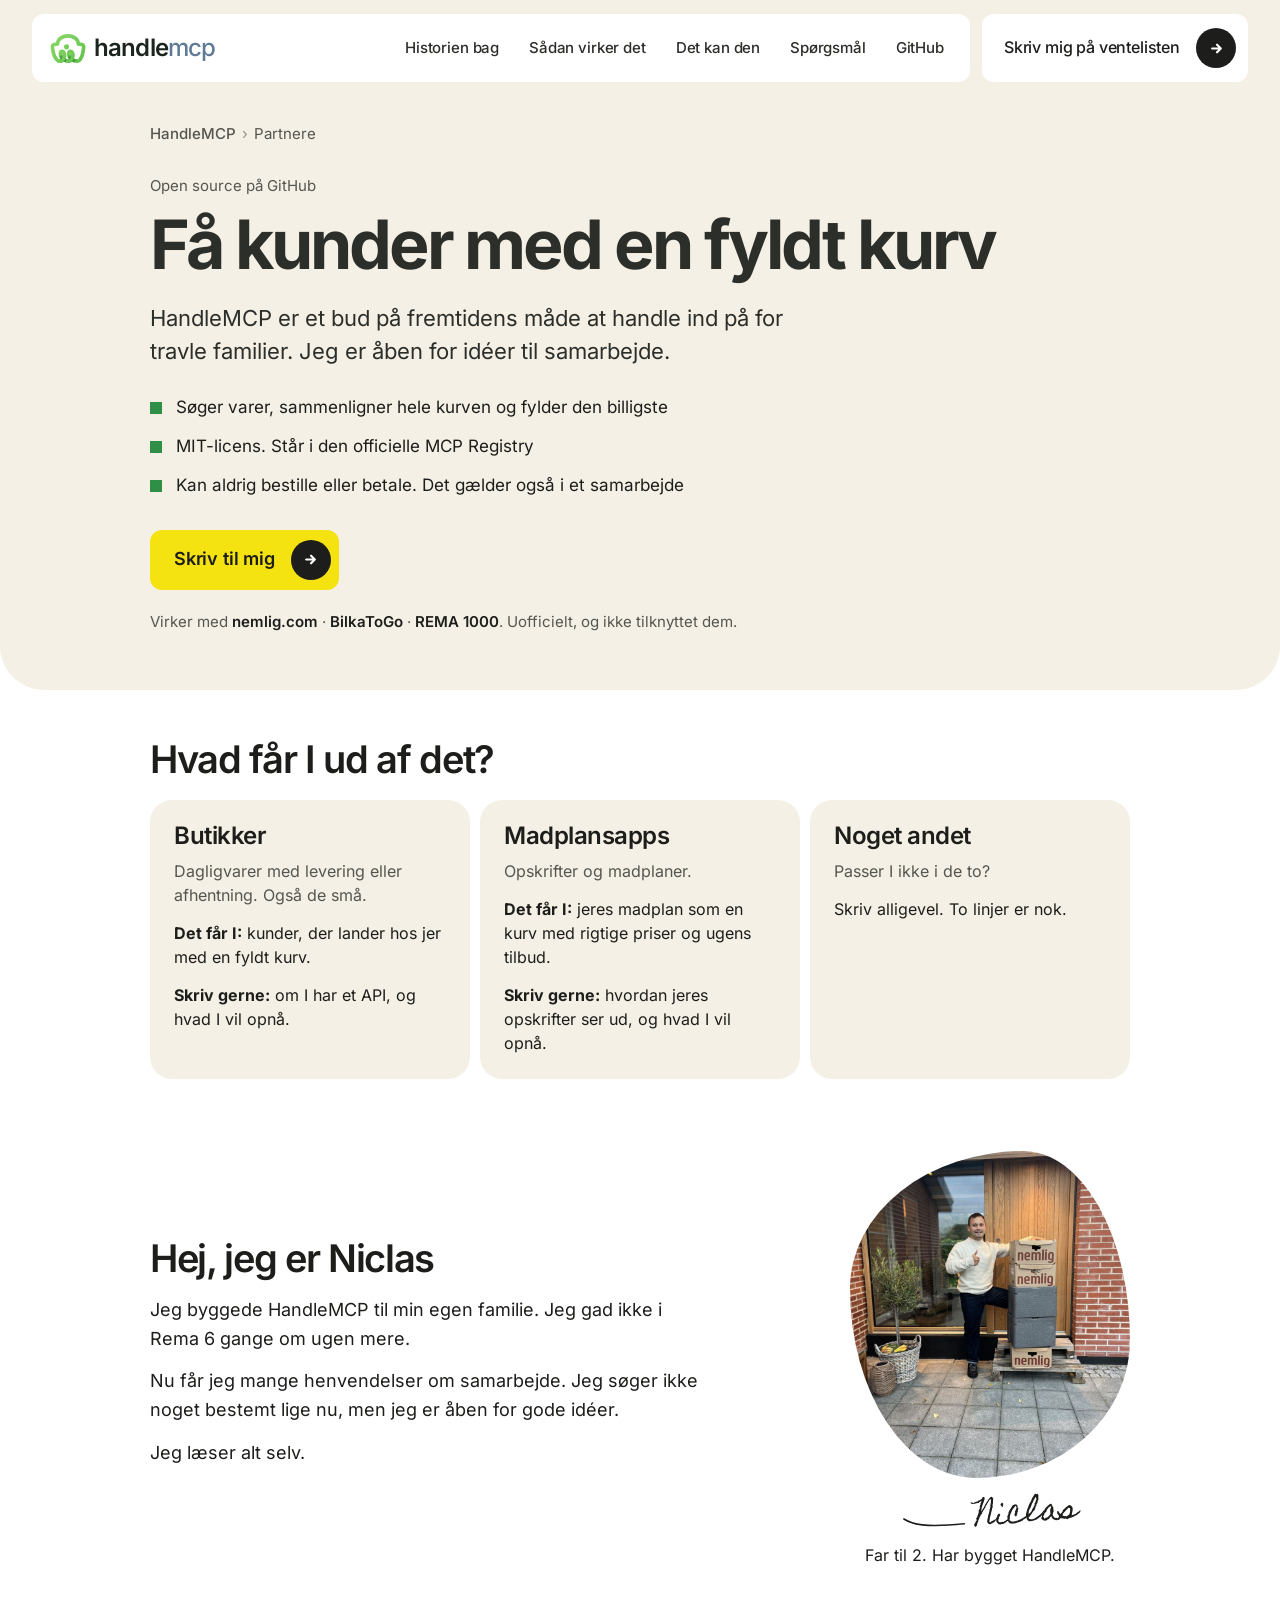
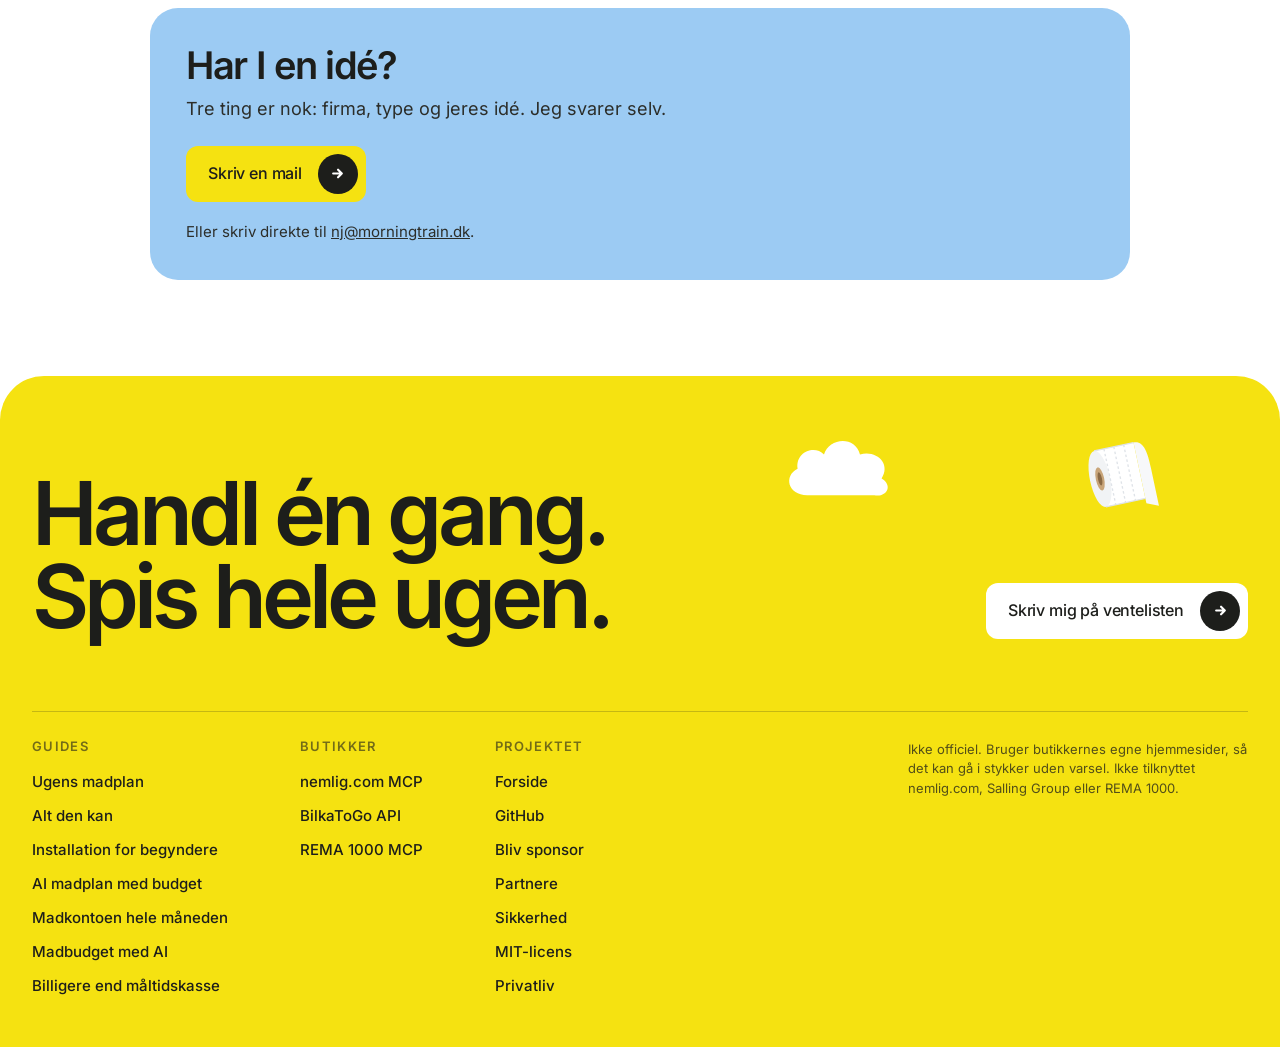
<file: partnere/index.html>
<!doctype html>
<html lang="da">
<head>
<meta charset="utf-8">
<meta name="viewport" content="width=device-width, initial-scale=1">
<title>Partnere · HandleMCP</title>
<meta name="description" content="Se hvad en butik eller en madplansapp får ud af et samarbejde med HandleMCP, og hvad vi søger.">
<link rel="canonical" href="https://handlemcp.dk/partnere/">
<meta name="robots" content="index, follow">
<meta name="color-scheme" content="light">
<link rel="icon" href="/favicon.ico" sizes="any">
<link rel="icon" href="/favicon-48.png" sizes="48x48" type="image/png">
<link rel="icon" href="/logo.svg" type="image/svg+xml">
<link rel="apple-touch-icon" href="/apple-touch-icon.png">
<link rel="stylesheet" href="/sider.css">
<style>
/* partnere: three kinds of partner in the site's cream boxes, then one way to write. */
.top{padding-bottom:56px}
.intro{max-width:980px}
.body{max-width:980px;margin:0 auto;padding:40px 0 0}
.hi{display:grid;grid-template-columns:minmax(0,1fr) 280px;gap:56px;align-items:center;margin:72px 0 0}
.hi h2{margin:0 0 16px}
.hi p{max-width:560px}
/* the photo: the blob and the handwritten name from the front page story */
@font-face{font-family:"Homemade Apple";src:url(/fonts/homemade-apple.woff2) format("woff2");font-weight:400;font-style:normal;font-display:swap}
.me{margin:0}
.me .blob{display:block;width:100%;height:auto;aspect-ratio:6/7;object-fit:cover;border-radius:62% 38% 55% 45%/42% 58% 42% 58%}
.me figcaption{display:flex;flex-direction:column;align-items:center;gap:6px;margin-top:20px;text-align:center}
.me figcaption b{display:flex;align-items:center;gap:10px;font:400 30px/1.3 "Homemade Apple",cursive;color:var(--ink);transform:rotate(-4deg)}
.me figcaption b svg{width:64px;height:16px;flex:none}
.me figcaption span{font-size:16px;color:var(--ink)}
.kinds{display:grid;grid-template-columns:repeat(3,1fr);gap:10px}
.kinds>div{background:var(--paper);border-radius:22px;padding:22px 24px 10px}
.kinds h2{font-size:24px;letter-spacing:-.02em;line-height:1.2;margin:0 0 8px}
.kinds p{font-size:16px;line-height:1.5;color:#55564f}
.kinds .get{color:var(--ink)}
/* facts: a short proof block. Only things a reader can check. */
.eyebrow{margin:0 0 12px;font-size:15px;color:#55564f}
.add{background:var(--sun);padding:8px 8px 8px 24px;min-height:60px;font-size:18px;font-weight:600}
.add:hover{background:#eedc0a}
.sec{margin:8px 0 20px}
.facts{list-style:none;margin:0 0 28px;padding:0}
.facts li{position:relative;padding:6px 0 6px 26px;font-size:17px}
.facts li::before{content:"";position:absolute;left:0;top:14px;width:12px;height:12px;background:var(--green)}
.works{margin:20px 0 0;font-size:15px;color:#55564f}
.works b{font-weight:600;color:var(--ink)}
h1{font-size:clamp(40px,5.6vw,68px);max-width:none}
.facts{margin-bottom:24px}
.cta{margin-top:40px}
.cta p{max-width:620px}
.cta .addr{margin:18px 0 0;font-size:15px}
@media (max-width:640px){.hi{margin-top:52px}}
@media (max-width:900px){.kinds{grid-template-columns:1fr}.me{max-width:420px;justify-self:center;width:100%}.hi{grid-template-columns:1fr;gap:28px;margin-bottom:36px}}
</style>
<script defer src="https://cloud.umami.is/script.js" data-website-id="a6431afb-4982-436d-8b11-bfb33da3baa9" data-domains="handlemcp.dk" data-do-not-track="true"></script>
</head>
<body>
<div class="top">
<header class="wrap navwrap">
  <nav>
    <div class="navbox">
    <a class="brand" href="/" aria-label="HandleMCP"><span class="logo"><svg aria-hidden="true" viewBox="1.4 2.6 33.6 28.2" fill="none"><defs><linearGradient id="hm-l" x1="5" y1="3" x2="33" y2="30" gradientUnits="userSpaceOnUse"><stop stop-color="#8bd86a"/><stop offset="1" stop-color="#62c24a"/></linearGradient><radialGradient id="hm-r0" cx="13.777323152349465" cy="27.351026727848833" r="5.1" gradientUnits="userSpaceOnUse"><stop offset=".3" stop-color="#1f6e34" stop-opacity=".75"/><stop offset="1" stop-color="#1f6e34" stop-opacity="0"/></radialGradient><radialGradient id="hm-r1" cx="21.57735077331905" cy="27.351130921906602" r="5.1" gradientUnits="userSpaceOnUse"><stop offset=".3" stop-color="#1f6e34" stop-opacity=".75"/><stop offset="1" stop-color="#1f6e34" stop-opacity="0"/></radialGradient></defs><path d="M8.5 13 C 5.5 13, 3.2 13.4, 3.6 16.4 C 4.4 22.5, 6.2 29, 11 29 C 15.5 29, 16 19.8, 12.9 19.8 C 10.4 19.8, 10.5 24, 12.6 26.3 C 13.6 27.4, 14.8 28.1, 16.2 28.5 C 17 28.8, 17.8 29, 18.8 29 C 23.3 29, 23.8 19.8, 20.7 19.8 C 18.2 19.8, 18.3 24, 20.4 26.3 C 21.4 27.4, 22.6 28.1, 24 28.5 C 24.8 28.8, 25.6 29, 26.5 29 C 30.6 29, 32.2 22.5, 32.9 16.4 C 33.3 13.4, 30.8 13, 27.8 13 C 28 2.8, 8.3 2.8, 8.5 13" stroke="url(#hm-l)" stroke-width="3.4" stroke-linecap="round" stroke-linejoin="round"/><path d="M11.11 23.23 L11.13 23.32 L11.15 23.41 L11.17 23.50 L11.19 23.59 L11.21 23.67 L11.23 23.76 L11.26 23.85 L11.28 23.94 L11.31 24.02 L11.34 24.11 L11.37 24.19 L11.40 24.28 L11.43 24.36 L11.46 24.45 L11.49 24.53 L11.53 24.62 L11.57 24.70 L11.60 24.78 L11.64 24.86 L11.68 24.94 L11.72 25.03 L11.76 25.11 L11.81 25.19 L11.85 25.26 L11.90 25.34 L11.94 25.42 L11.99 25.50 L12.04 25.57 L12.09 25.65 L12.14 25.72 L12.19 25.80 L12.25 25.87 L12.30 25.94 L12.36 26.01 L12.41 26.08 L12.47 26.15 L12.53 26.22 L12.59 26.29 L12.65 26.36 L12.71 26.42 L12.78 26.49 L12.84 26.55 L12.90 26.62 L12.97 26.68 L13.04 26.74 L13.10 26.80 L13.17 26.86 L13.24 26.92 L13.31 26.98 L13.38 27.04 L13.45 27.10 L13.52 27.16 L13.59 27.21 L13.66 27.27 L13.73 27.32 L13.81 27.37 L13.88 27.42 L13.96 27.47 L14.03 27.52 L14.11 27.57 L14.18 27.62 L14.26 27.67 L14.34 27.72 L14.42 27.76 L14.50 27.80 L14.58 27.85 L14.66 27.89 L14.74 27.93 L14.82 27.97 L14.90 28.01 L14.98 28.05 L15.06 28.09 L15.15 28.12 L15.23 28.16 L15.31 28.19 L15.40 28.23 L15.48 28.26 L15.57 28.29 L15.65 28.32 L15.74 28.35 L15.82 28.38 L15.91 28.41 L15.99 28.44 L16.08 28.47 L16.17 28.49 L16.25 28.52 L16.34 28.55 L16.42 28.58 L16.51 28.61 L16.60 28.64 L16.68 28.67 L16.77 28.69 L16.85 28.72 L16.94 28.74 L17.03 28.77 L17.12 28.79 L17.20 28.81 L17.29 28.83 L17.38 28.85 L17.47 28.87 L17.56 28.89 L17.65 28.90 L17.74 28.92 L17.83 28.93 L17.92 28.94 L18.01 28.96 L18.10 28.97 L18.19 28.97 L18.28 28.98 L18.37 28.99 L18.46 28.99" stroke="url(#hm-r0)" stroke-width="3.4" stroke-linecap="butt"/><path d="M18.91 23.21 L18.92 23.30 L18.94 23.39 L18.96 23.47 L18.98 23.56 L19.00 23.65 L19.03 23.74 L19.05 23.83 L19.08 23.91 L19.10 24.00 L19.13 24.09 L19.16 24.17 L19.19 24.26 L19.22 24.34 L19.25 24.43 L19.29 24.51 L19.32 24.59 L19.36 24.68 L19.39 24.76 L19.43 24.84 L19.47 24.92 L19.51 25.00 L19.55 25.08 L19.60 25.16 L19.64 25.24 L19.68 25.32 L19.73 25.40 L19.78 25.48 L19.83 25.55 L19.88 25.63 L19.93 25.70 L19.98 25.78 L20.03 25.85 L20.09 25.92 L20.14 26.00 L20.20 26.07 L20.26 26.14 L20.32 26.20 L20.38 26.27 L20.44 26.34 L20.50 26.41 L20.56 26.47 L20.62 26.54 L20.69 26.60 L20.75 26.66 L20.82 26.73 L20.88 26.79 L20.95 26.85 L21.02 26.91 L21.09 26.97 L21.16 27.03 L21.23 27.08 L21.30 27.14 L21.37 27.20 L21.44 27.25 L21.51 27.30 L21.59 27.36 L21.66 27.41 L21.74 27.46 L21.81 27.51 L21.89 27.56 L21.96 27.61 L22.04 27.66 L22.12 27.70 L22.20 27.75 L22.28 27.79 L22.35 27.84 L22.43 27.88 L22.51 27.92 L22.60 27.96 L22.68 28.00 L22.76 28.04 L22.84 28.08 L22.92 28.11 L23.01 28.15 L23.09 28.19 L23.17 28.22 L23.26 28.25 L23.34 28.28 L23.43 28.32 L23.51 28.35 L23.60 28.38 L23.69 28.40 L23.77 28.43 L23.86 28.46 L23.95 28.48 L24.03 28.51 L24.12 28.54 L24.20 28.57 L24.29 28.60 L24.37 28.63 L24.46 28.66 L24.55 28.69 L24.63 28.71 L24.72 28.74 L24.81 28.76 L24.89 28.79 L24.98 28.81 L25.07 28.83 L25.16 28.85 L25.25 28.87 L25.33 28.89 L25.42 28.90 L25.51 28.92 L25.60 28.93 L25.69 28.95 L25.78 28.96 L25.87 28.97 L25.96 28.98 L26.05 28.98 L26.14 28.99 L26.23 28.99 L26.32 29.00" stroke="url(#hm-r1)" stroke-width="3.4" stroke-linecap="butt"/><path d="M8.70 28.41 L8.78 28.46 L8.86 28.50 L8.94 28.54 L9.02 28.58 L9.10 28.62 L9.19 28.65 L9.27 28.68 L9.36 28.72 L9.44 28.75 L9.53 28.77 L9.61 28.80 L9.70 28.83 L9.79 28.85 L9.88 28.87 L9.96 28.89 L10.05 28.91 L10.14 28.93 L10.23 28.94 L10.32 28.95 L10.41 28.97 L10.50 28.98 L10.59 28.98 L10.68 28.99 L10.77 29.00 L10.86 29.00 L10.95 29.00 L11.04 29.00 L11.13 29.00 L11.22 28.99 L11.31 28.98 L11.40 28.97 L11.49 28.96 L11.58 28.95 L11.67 28.93 L11.76 28.91 L11.85 28.88 L11.93 28.86 L12.02 28.83 L12.10 28.80 L12.19 28.76 L12.27 28.72 L12.35 28.68 L12.43 28.64 L12.51 28.60 L12.59 28.55 L12.67 28.50 L12.74 28.45 L12.81 28.40 L12.89 28.34 L12.96 28.29 L13.03 28.23 L13.09 28.17 L13.16 28.11 L13.22 28.04 L13.29 27.98 L13.35 27.91 L13.41 27.84 L13.47 27.77 L13.52 27.70 L13.58 27.63 L13.63 27.56 L13.69 27.49 L13.74 27.41 L13.79 27.34 L13.84 27.26 L13.88 27.18 L13.93 27.10 L13.97 27.03 L14.02 26.95 L14.06 26.87 L14.10 26.79 L14.14 26.70 L14.18 26.62 L14.22 26.54 L14.25 26.46 L14.29 26.37 L14.32 26.29 L14.35 26.20 L14.38 26.12 L14.42 26.03 L14.44 25.95 L14.47 25.86 L14.50 25.78 L14.53 25.69 L14.55 25.60 L14.58 25.52 L14.60 25.43 L14.62 25.34 L14.64 25.25 L14.66 25.16 L14.68 25.08 L14.70 24.99 L14.72 24.90 L14.74 24.81 L14.75 24.72 L14.77 24.63 L14.78 24.54 L14.79 24.45 L14.80 24.36 L14.82 24.27 L14.83 24.18 L14.83 24.09 L14.84 24.00 L14.85 23.91 L14.86 23.82 L14.86 23.73 L14.86 23.64 L14.87 23.55 L14.87 23.46 L14.87 23.37 L14.87 23.28 L14.87 23.19 L14.87 23.10 L14.87 23.01 L14.86 22.92 L14.86 22.83 L14.85 22.74 L14.84 22.65 L14.83 22.56 L14.82 22.47 L14.81 22.38 L14.80 22.29 L14.79 22.20 L14.77 22.11 L14.76 22.02 L14.74 21.93 L14.72 21.84" stroke="url(#hm-l)" stroke-width="3.4" stroke-linecap="butt"/><path d="M16.51 28.61 L16.60 28.64 L16.68 28.67 L16.77 28.69 L16.85 28.72 L16.94 28.74 L17.03 28.77 L17.12 28.79 L17.20 28.81 L17.29 28.83 L17.38 28.85 L17.47 28.87 L17.56 28.89 L17.65 28.90 L17.74 28.92 L17.83 28.93 L17.92 28.94 L18.01 28.96 L18.10 28.97 L18.19 28.97 L18.28 28.98 L18.37 28.99 L18.46 28.99 L18.55 29.00 L18.64 29.00 L18.73 29.00 L18.82 29.00 L18.91 29.00 L19.00 28.99 L19.09 28.99 L19.18 28.98 L19.27 28.97 L19.36 28.95 L19.45 28.93 L19.54 28.91 L19.62 28.89 L19.71 28.86 L19.80 28.83 L19.88 28.80 L19.97 28.77 L20.05 28.73 L20.13 28.70 L20.21 28.65 L20.29 28.61 L20.37 28.56 L20.45 28.52 L20.52 28.47 L20.59 28.41 L20.67 28.36 L20.74 28.30 L20.81 28.24 L20.88 28.18 L20.94 28.12 L21.01 28.06 L21.07 28.00 L21.13 27.93 L21.19 27.86 L21.25 27.79 L21.31 27.72 L21.36 27.65 L21.42 27.58 L21.47 27.51 L21.52 27.43 L21.57 27.36 L21.62 27.28 L21.67 27.20 L21.72 27.13 L21.76 27.05 L21.81 26.97 L21.85 26.89 L21.89 26.81 L21.93 26.73 L21.97 26.64 L22.01 26.56 L22.04 26.48 L22.08 26.40 L22.11 26.31 L22.14 26.23 L22.18 26.14 L22.21 26.06 L22.24 25.97 L22.27 25.89 L22.29 25.80 L22.32 25.71 L22.35 25.63 L22.37 25.54 L22.39 25.45 L22.42 25.36 L22.44 25.28 L22.46 25.19 L22.48 25.10 L22.50 25.01 L22.52 24.92 L22.53 24.83 L22.55 24.74 L22.56 24.65 L22.58 24.57 L22.59 24.48 L22.60 24.39 L22.61 24.30 L22.62 24.21 L22.63 24.12 L22.64 24.03 L22.65 23.94 L22.65 23.85 L22.66 23.76 L22.66 23.66 L22.67 23.57 L22.67 23.48 L22.67 23.39 L22.67 23.30 L22.67 23.21 L22.67 23.12 L22.67 23.03 L22.66 22.94 L22.66 22.85 L22.65 22.76 L22.64 22.67 L22.64 22.58 L22.63 22.49 L22.62 22.40 L22.60 22.31 L22.59 22.22 L22.58 22.13 L22.56 22.04 L22.54 21.95 L22.52 21.86" stroke="url(#hm-l)" stroke-width="3.4" stroke-linecap="butt"/><circle cx="16.8" cy="15.6" r="2.4" fill="url(#hm-l)"/></svg></span><span>handle<span class="mcp">mcp</span></span></a>
    <ul>
      <li class="opt"><a href="/#losning">Historien bag</a></li>
      <li class="opt"><a href="/#saadan">Sådan virker det</a></li>
      <li class="opt"><a href="/#kan">Det kan den</a></li>
      <li class="opt wide"><a href="/#faq">Spørgsmål</a></li>
      <li class="opt"><a class="gh" href="https://github.com/NJohansen/handle-mcp" aria-label="GitHub" data-umami-event="github" data-umami-event-sted="nav"><svg class="ghmark" viewBox="0 0 16 16" aria-hidden="true"><path d="M8 0C3.58 0 0 3.58 0 8c0 3.54 2.29 6.53 5.47 7.59.4.07.55-.17.55-.38 0-.19-.01-.82-.01-1.49-2.01.37-2.53-.49-2.69-.94-.09-.23-.48-.94-.82-1.13-.28-.15-.68-.52-.01-.53.63-.01 1.08.58 1.23.82.72 1.21 1.87.87 2.33.66.07-.52.28-.87.51-1.07-1.78-.2-3.64-.89-3.64-3.95 0-.87.31-1.59.82-2.15-.08-.2-.36-1.02.08-2.12 0 0 .67-.21 2.2.82.64-.18 1.32-.27 2-.27.68 0 1.36.09 2 .27 1.53-1.04 2.2-.82 2.2-.82.44 1.1.16 1.92.08 2.12.51.56.82 1.27.82 2.15 0 3.07-1.87 3.75-3.65 3.95.29.25.54.73.54 1.48 0 1.07-.01 1.93-.01 2.2 0 .21.15.46.55.38A8.013 8.013 0 0016 8c0-4.42-3.58-8-8-8z"/></svg><span class="ghw">GitHub</span><span class="stars" id="stars" hidden aria-label="stjerner på GitHub"><svg viewBox="0 0 16 16" aria-hidden="true"><path d="M8 .9l2.2 4.5 4.9.7-3.6 3.5.9 4.9L8 12.2l-4.4 2.3.9-4.9L.9 6.1l4.9-.7z"/></svg><span id="stars-n"></span></span></a></li>
    </ul>
    </div>
    <a class="btn navcta" href="https://tally.so/r/ArKdkW" data-tally="ArKdkW" data-sted="nav"><span class="lg">Skriv mig på ventelisten</span><span class="sm">Venteliste</span> <i><svg viewBox="0 0 12 12" aria-hidden="true"><path d="M2 6h8M6.5 2.5L10 6l-3.5 3.5"/></svg></i></a>
  </nav>
</header>
<div class="wrap"><div class="intro">
<ol class="crumbs" aria-label="Brødkrumme"><li><a href="/">HandleMCP</a></li><li aria-current="page">Partnere</li></ol>
<p class="eyebrow">Open source på GitHub<span class="pstars" hidden> · <span class="pstars-n"></span> stjerner</span></p>
<h1>Få kunder med en fyldt kurv</h1>
<p class="lead">HandleMCP er et bud på fremtidens måde at handle ind på for travle familier. Jeg er åben for idéer til samarbejde.</p>
<ul class="facts">
<li>Søger varer, sammenligner hele kurven og fylder den billigste</li>
<li>MIT-licens. Står i den officielle MCP Registry</li>
<li>Kan aldrig bestille eller betale. Det gælder også i et samarbejde</li>
</ul>
<a class="btn add" href="mailto:nj@morningtrain.dk?subject=Partner%3A%20&amp;body=Firma%3A%0AType%20(butik%2C%20madplansapp%2C%20andet)%3A%0AId%C3%A9%3A%0A" data-umami-event="partner-mail" data-umami-event-sted="top">Skriv til mig <i><svg viewBox="0 0 12 12" aria-hidden="true"><path d="M2 6h8M6.5 2.5L10 6l-3.5 3.5"/></svg></i></a>
<p class="works">Virker med <b>nemlig.com</b><span aria-hidden="true"> · </span><b>BilkaToGo</b><span aria-hidden="true"> · </span><b>REMA 1000</b>. Uofficielt, og ikke tilknyttet dem.</p>
</div></div>
</div>

<main class="wrap">
<div class="body">
<h2 class="sec">Hvad får I ud af det?</h2>
<div class="kinds">
<div id="butikker"><h2>Butikker</h2><p>Dagligvarer med levering eller afhentning. Også de små.</p><p class="get"><b>Det får I:</b> kunder, der lander hos jer med en fyldt kurv.</p><p class="get"><b>Skriv gerne:</b> om I har et API, og hvad I vil opnå.</p></div>
<div id="madplansapps"><h2>Madplansapps</h2><p>Opskrifter og madplaner.</p><p class="get"><b>Det får I:</b> jeres madplan som en kurv med rigtige priser og ugens tilbud.</p><p class="get"><b>Skriv gerne:</b> hvordan jeres opskrifter ser ud, og hvad I vil opnå.</p></div>
<div id="andre"><h2>Noget andet</h2><p>Passer I ikke i de to?</p><p class="get">Skriv alligevel. To linjer er nok.</p></div>
</div>
<div class="hi">
<div>
<h2>Hej, jeg er Niclas</h2>
<p>Jeg byggede HandleMCP til min egen familie. Jeg gad ikke i Rema 6 gange om ugen mere.</p>
<p>Nu får jeg mange henvendelser om samarbejde. Jeg søger ikke noget bestemt lige nu, men jeg er åben for gode idéer.</p>
<p>Jeg læser alt selv.</p>
</div>
<figure class="me"><img class="blob" src="/niclas-nemlig.jpg" alt="Niclas ved hoveddøren med ugens kasser fra nemlig.com" width="864" height="1008" loading="lazy"><figcaption><b><svg viewBox="0 0 64 16" aria-hidden="true"><path d="M2 3c8 6 20 10 60 9" fill="none" stroke="currentColor" stroke-width="1.6" stroke-linecap="round"/></svg>Niclas</b><span>Far til 2. Har bygget HandleMCP.</span></figcaption></figure>
</div>
<div class="cta" id="skriv">
<h2>Har I en idé?</h2>
<p>Tre ting er nok: firma, type og jeres idé. Jeg svarer selv.</p>
<a class="btn" href="mailto:nj@morningtrain.dk?subject=Partner%3A%20&amp;body=Firma%3A%0AType%20(butik%2C%20madplansapp%2C%20andet)%3A%0AId%C3%A9%3A%0A" data-umami-event="partner-mail" data-umami-event-sted="bund">Skriv en mail <i><svg viewBox="0 0 12 12" aria-hidden="true"><path d="M2 6h8M6.5 2.5L10 6l-3.5 3.5"/></svg></i></a>
<p class="addr">Eller skriv direkte til <a href="mailto:nj@morningtrain.dk">nj@morningtrain.dk</a>.</p>
</div>

</div>
</main>

<footer><div class="doodles" aria-hidden="true"><img class="doodle" src="/doodles/kitchenroll.svg" alt="Tegning af en køkkenrulle" width="84" style="top:56px;right:9%;--r:-12deg"><img class="doodle d2" src="/doodles/cloud.svg" alt="Tegning af en sky" width="120" style="top:40px;right:30%;--r:0deg"></div>
  <div class="wrap">
    <div class="ftop"><p class="big">Handl én gang.<br>Spis hele ugen.</p><a class="btn" href="https://tally.so/r/ArKdkW" data-tally="ArKdkW" data-sted="footer">Skriv mig på ventelisten <i><svg viewBox="0 0 12 12" aria-hidden="true"><path d="M2 6h8M6.5 2.5L10 6l-3.5 3.5"/></svg></i></a></div>
    <div class="fcols">
      <div><b>Guides</b><a href="/ugens-madplan/">Ugens madplan</a><a href="/det-kan-den/">Alt den kan</a><a href="/installation/">Installation for begyndere</a><a href="/ai-madplan-budget/">AI madplan med budget</a><a href="/madkonto-hele-maaneden/">Madkontoen hele måneden</a><a href="/madbudget-med-ai/">Madbudget med AI</a><a href="/billigere-end-maaltidskasse/">Billigere end måltidskasse</a></div>
      <div><b>Butikker</b><a href="/nemlig-mcp/">nemlig.com MCP</a><a href="/bilkatogo-api/">BilkaToGo API</a><a href="/rema-1000-mcp/">REMA 1000 MCP</a></div>
      <div><b>Projektet</b><a href="/">Forside</a><a href="https://github.com/NJohansen/handle-mcp" data-umami-event="github" data-umami-event-sted="footer">GitHub</a><a href="https://github.com/sponsors/NJohansen" data-umami-event="sponsor" data-umami-event-sted="footer">Bliv sponsor</a><a href="/partnere/" aria-current="page">Partnere</a><a href="https://github.com/NJohansen/handle-mcp/blob/main/docs/security.md">Sikkerhed</a><a href="https://github.com/NJohansen/handle-mcp/blob/main/LICENSE">MIT-licens</a><a href="/privatliv/">Privatliv</a></div>
      <p class="disc">Ikke officiel. Bruger butikkernes egne hjemmesider, så det kan gå i stykker uden varsel. Ikke tilknyttet nemlig.com, Salling Group eller REMA 1000.</p>
    </div>
  </div>
</footer>
<script>
// Live GitHub star count. If the call fails, the link just says "GitHub".
(function(){
  var el=document.getElementById('stars'),n=document.getElementById('stars-n');
  function show(c){if(typeof c==='number'){var s=c.toLocaleString('da-DK');n.textContent=s;el.hidden=false;var ps=document.querySelector('.pstars');if(ps){ps.querySelector('.pstars-n').textContent=s;ps.hidden=false}}}
  try{var c=sessionStorage.getItem('hm-stars');if(c!==null){show(+c);return}}catch(e){}
  fetch('https://api.github.com/repos/NJohansen/handle-mcp',{headers:{Accept:'application/vnd.github+json'}})
    .then(function(r){return r.ok?r.json():null})
    .then(function(d){if(d&&typeof d.stargazers_count==='number'){show(d.stargazers_count);try{sessionStorage.setItem('hm-stars',d.stargazers_count)}catch(e){}}})
    .catch(function(){});
})();
</script>
<script>
// Waitlist popup. Any link with data-tally="<form id>" opens the Tally form as a popup.
// Tally's script loads only on the first click, so no third party runs before that.
// Without JS, or if the script fails, the link opens the form on tally.so.
// No data-umami-event on these links: Umami follows such links itself and would skip the popup.
(function(){
  var state='idle';
  function openForm(id){window.Tally.openPopup(id,{layout:'modal',width:560,autoClose:4000})}
  document.addEventListener('click',function(e){
    var btn=e.target.closest&&e.target.closest('[data-tally]');if(!btn)return;
    if(state==='loading')return; // a second click while loading falls through to tally.so
    e.preventDefault();var id=btn.getAttribute('data-tally');
    try{window.umami&&window.umami.track('skriv-mig-op',{sted:btn.getAttribute('data-sted')||''})}catch(err){}
    if(window.Tally){openForm(id);return}
    state='loading';
    var s=document.createElement('script');s.src='https://tally.so/widgets/embed.js';s.async=true;
    s.onload=function(){state='idle';window.Tally?openForm(id):location.href=btn.href};
    s.onerror=function(){state='idle';location.href=btn.href};
    document.head.appendChild(s);
  });
})();
</script>
<script>
// Analytics events that need JS. Umami is cookie-free; without it nothing happens.
(function(){
  function track(name,data){try{window.umami&&window.umami.track(name,data)}catch(e){}}
  // Tally posts a message from its iframe when someone submits the waitlist form.
  addEventListener('message',function(e){
    if(e.origin!=='https://tally.so')return;
    var d=e.data;if(typeof d==='string'){try{d=JSON.parse(d)}catch(err){return}}
    if(d&&d.event==='Tally.FormSubmitted')track('venteliste-tilmeldt');
  });
})();
</script>
</body>
</html>
</file>
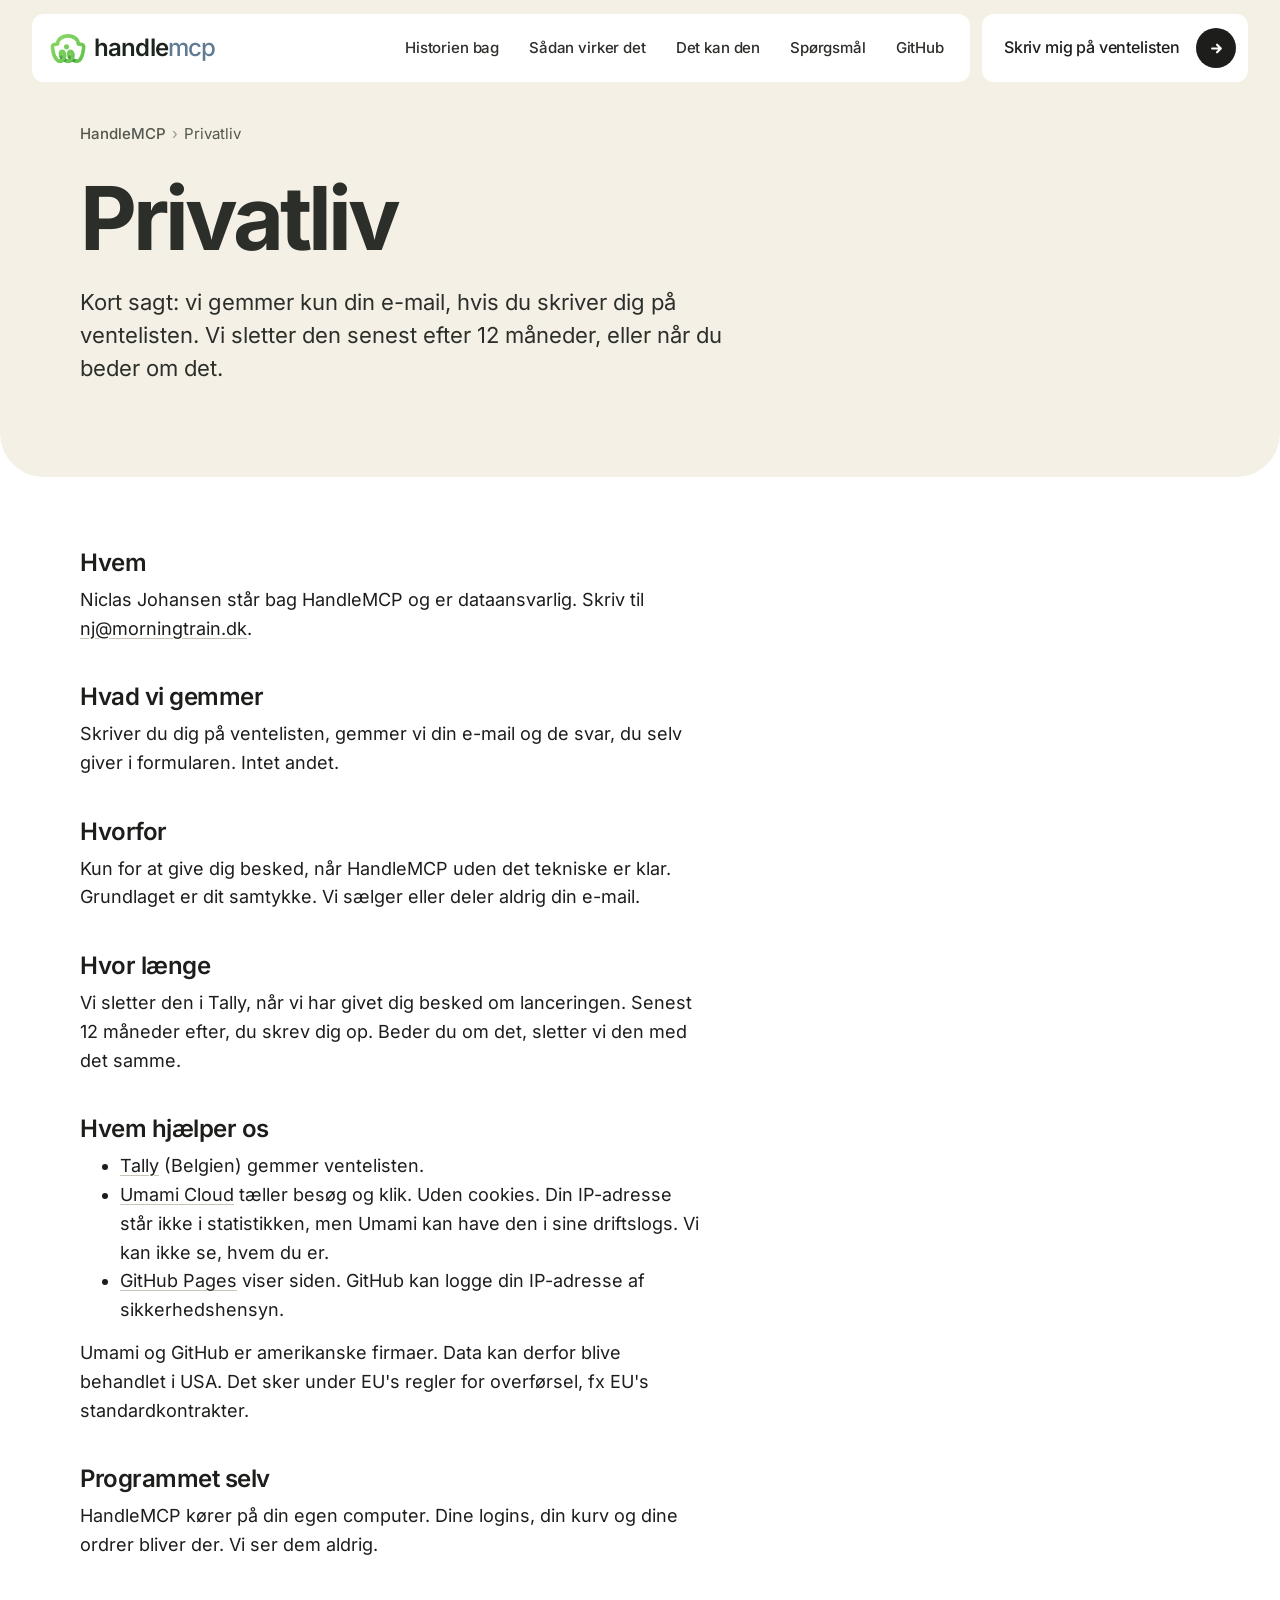
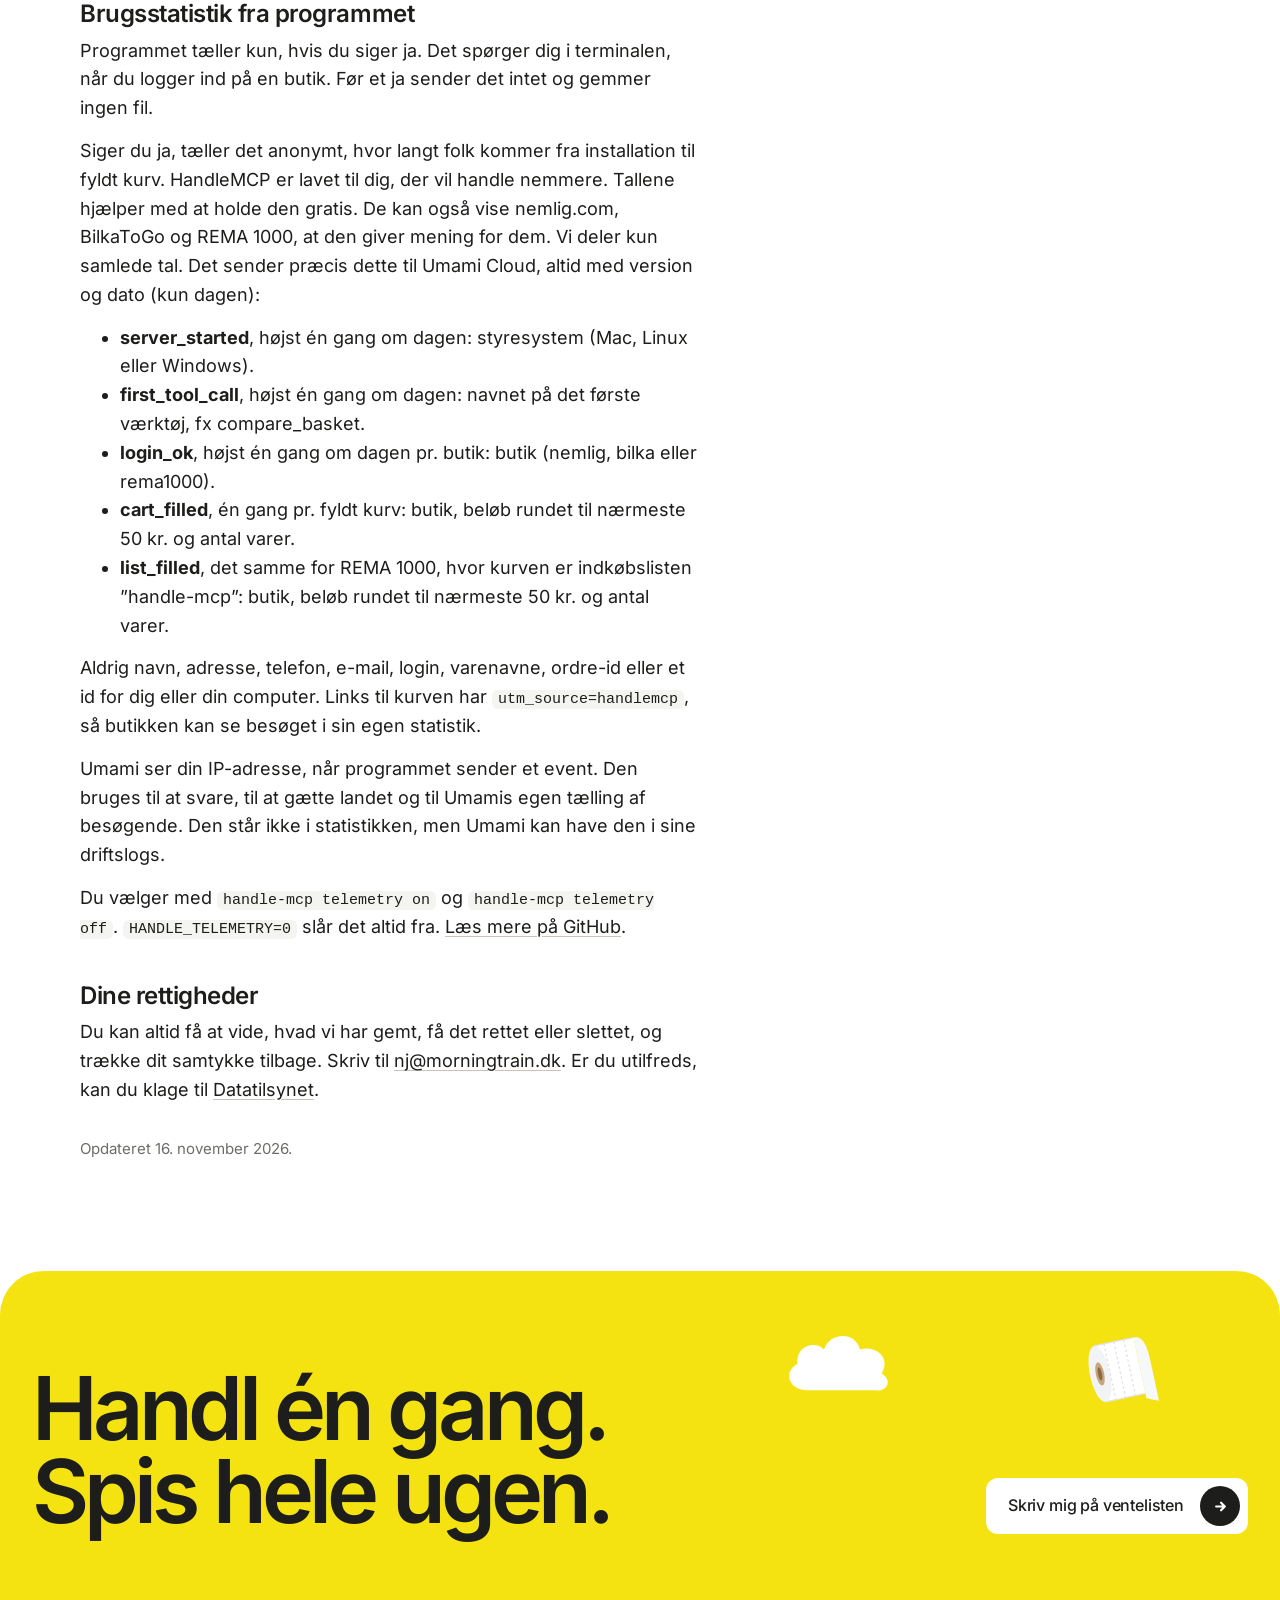
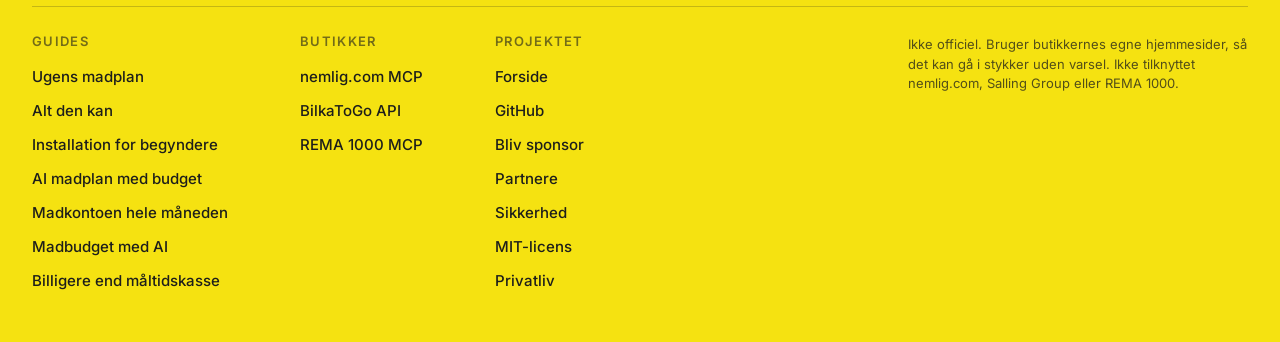
<file: privatliv/index.html>
<!doctype html>
<html lang="da">
<head>
<meta charset="utf-8">
<meta name="viewport" content="width=device-width, initial-scale=1">
<title>Privatliv · HandleMCP</title>
<meta name="description" content="Hvad HandleMCP gemmer om dig, hvorfor, hvor længe, og hvordan du bliver slettet.">
<link rel="canonical" href="https://handlemcp.dk/privatliv/">
<meta name="robots" content="index, follow">
<meta name="color-scheme" content="light">
<link rel="icon" href="/favicon.ico" sizes="any">
<link rel="icon" href="/favicon-48.png" sizes="48x48" type="image/png">
<link rel="icon" href="/logo.svg" type="image/svg+xml">
<link rel="apple-touch-icon" href="/apple-touch-icon.png">
<link rel="stylesheet" href="/sider.css">
<style>
/* privatliv: the guide style from /sider.css, with smaller headings for short answers */
.legal h2{font-size:24px;letter-spacing:-.02em;line-height:1.2;margin:40px 0 8px}
.legal h2:first-child{margin-top:48px}
.upd{margin-top:32px;font-size:15px;color:var(--mute)}
</style>
<script defer src="https://cloud.umami.is/script.js" data-website-id="a6431afb-4982-436d-8b11-bfb33da3baa9" data-domains="handlemcp.dk" data-do-not-track="true"></script>
</head>
<body>
<div class="top">
<header class="wrap navwrap">
  <nav>
    <div class="navbox">
    <a class="brand" href="/" aria-label="HandleMCP"><span class="logo"><svg aria-hidden="true" viewBox="1.4 2.6 33.6 28.2" fill="none"><defs><linearGradient id="hm-l" x1="5" y1="3" x2="33" y2="30" gradientUnits="userSpaceOnUse"><stop stop-color="#8bd86a"/><stop offset="1" stop-color="#62c24a"/></linearGradient><radialGradient id="hm-r0" cx="13.777323152349465" cy="27.351026727848833" r="5.1" gradientUnits="userSpaceOnUse"><stop offset=".3" stop-color="#1f6e34" stop-opacity=".75"/><stop offset="1" stop-color="#1f6e34" stop-opacity="0"/></radialGradient><radialGradient id="hm-r1" cx="21.57735077331905" cy="27.351130921906602" r="5.1" gradientUnits="userSpaceOnUse"><stop offset=".3" stop-color="#1f6e34" stop-opacity=".75"/><stop offset="1" stop-color="#1f6e34" stop-opacity="0"/></radialGradient></defs><path d="M8.5 13 C 5.5 13, 3.2 13.4, 3.6 16.4 C 4.4 22.5, 6.2 29, 11 29 C 15.5 29, 16 19.8, 12.9 19.8 C 10.4 19.8, 10.5 24, 12.6 26.3 C 13.6 27.4, 14.8 28.1, 16.2 28.5 C 17 28.8, 17.8 29, 18.8 29 C 23.3 29, 23.8 19.8, 20.7 19.8 C 18.2 19.8, 18.3 24, 20.4 26.3 C 21.4 27.4, 22.6 28.1, 24 28.5 C 24.8 28.8, 25.6 29, 26.5 29 C 30.6 29, 32.2 22.5, 32.9 16.4 C 33.3 13.4, 30.8 13, 27.8 13 C 28 2.8, 8.3 2.8, 8.5 13" stroke="url(#hm-l)" stroke-width="3.4" stroke-linecap="round" stroke-linejoin="round"/><path d="M11.11 23.23 L11.13 23.32 L11.15 23.41 L11.17 23.50 L11.19 23.59 L11.21 23.67 L11.23 23.76 L11.26 23.85 L11.28 23.94 L11.31 24.02 L11.34 24.11 L11.37 24.19 L11.40 24.28 L11.43 24.36 L11.46 24.45 L11.49 24.53 L11.53 24.62 L11.57 24.70 L11.60 24.78 L11.64 24.86 L11.68 24.94 L11.72 25.03 L11.76 25.11 L11.81 25.19 L11.85 25.26 L11.90 25.34 L11.94 25.42 L11.99 25.50 L12.04 25.57 L12.09 25.65 L12.14 25.72 L12.19 25.80 L12.25 25.87 L12.30 25.94 L12.36 26.01 L12.41 26.08 L12.47 26.15 L12.53 26.22 L12.59 26.29 L12.65 26.36 L12.71 26.42 L12.78 26.49 L12.84 26.55 L12.90 26.62 L12.97 26.68 L13.04 26.74 L13.10 26.80 L13.17 26.86 L13.24 26.92 L13.31 26.98 L13.38 27.04 L13.45 27.10 L13.52 27.16 L13.59 27.21 L13.66 27.27 L13.73 27.32 L13.81 27.37 L13.88 27.42 L13.96 27.47 L14.03 27.52 L14.11 27.57 L14.18 27.62 L14.26 27.67 L14.34 27.72 L14.42 27.76 L14.50 27.80 L14.58 27.85 L14.66 27.89 L14.74 27.93 L14.82 27.97 L14.90 28.01 L14.98 28.05 L15.06 28.09 L15.15 28.12 L15.23 28.16 L15.31 28.19 L15.40 28.23 L15.48 28.26 L15.57 28.29 L15.65 28.32 L15.74 28.35 L15.82 28.38 L15.91 28.41 L15.99 28.44 L16.08 28.47 L16.17 28.49 L16.25 28.52 L16.34 28.55 L16.42 28.58 L16.51 28.61 L16.60 28.64 L16.68 28.67 L16.77 28.69 L16.85 28.72 L16.94 28.74 L17.03 28.77 L17.12 28.79 L17.20 28.81 L17.29 28.83 L17.38 28.85 L17.47 28.87 L17.56 28.89 L17.65 28.90 L17.74 28.92 L17.83 28.93 L17.92 28.94 L18.01 28.96 L18.10 28.97 L18.19 28.97 L18.28 28.98 L18.37 28.99 L18.46 28.99" stroke="url(#hm-r0)" stroke-width="3.4" stroke-linecap="butt"/><path d="M18.91 23.21 L18.92 23.30 L18.94 23.39 L18.96 23.47 L18.98 23.56 L19.00 23.65 L19.03 23.74 L19.05 23.83 L19.08 23.91 L19.10 24.00 L19.13 24.09 L19.16 24.17 L19.19 24.26 L19.22 24.34 L19.25 24.43 L19.29 24.51 L19.32 24.59 L19.36 24.68 L19.39 24.76 L19.43 24.84 L19.47 24.92 L19.51 25.00 L19.55 25.08 L19.60 25.16 L19.64 25.24 L19.68 25.32 L19.73 25.40 L19.78 25.48 L19.83 25.55 L19.88 25.63 L19.93 25.70 L19.98 25.78 L20.03 25.85 L20.09 25.92 L20.14 26.00 L20.20 26.07 L20.26 26.14 L20.32 26.20 L20.38 26.27 L20.44 26.34 L20.50 26.41 L20.56 26.47 L20.62 26.54 L20.69 26.60 L20.75 26.66 L20.82 26.73 L20.88 26.79 L20.95 26.85 L21.02 26.91 L21.09 26.97 L21.16 27.03 L21.23 27.08 L21.30 27.14 L21.37 27.20 L21.44 27.25 L21.51 27.30 L21.59 27.36 L21.66 27.41 L21.74 27.46 L21.81 27.51 L21.89 27.56 L21.96 27.61 L22.04 27.66 L22.12 27.70 L22.20 27.75 L22.28 27.79 L22.35 27.84 L22.43 27.88 L22.51 27.92 L22.60 27.96 L22.68 28.00 L22.76 28.04 L22.84 28.08 L22.92 28.11 L23.01 28.15 L23.09 28.19 L23.17 28.22 L23.26 28.25 L23.34 28.28 L23.43 28.32 L23.51 28.35 L23.60 28.38 L23.69 28.40 L23.77 28.43 L23.86 28.46 L23.95 28.48 L24.03 28.51 L24.12 28.54 L24.20 28.57 L24.29 28.60 L24.37 28.63 L24.46 28.66 L24.55 28.69 L24.63 28.71 L24.72 28.74 L24.81 28.76 L24.89 28.79 L24.98 28.81 L25.07 28.83 L25.16 28.85 L25.25 28.87 L25.33 28.89 L25.42 28.90 L25.51 28.92 L25.60 28.93 L25.69 28.95 L25.78 28.96 L25.87 28.97 L25.96 28.98 L26.05 28.98 L26.14 28.99 L26.23 28.99 L26.32 29.00" stroke="url(#hm-r1)" stroke-width="3.4" stroke-linecap="butt"/><path d="M8.70 28.41 L8.78 28.46 L8.86 28.50 L8.94 28.54 L9.02 28.58 L9.10 28.62 L9.19 28.65 L9.27 28.68 L9.36 28.72 L9.44 28.75 L9.53 28.77 L9.61 28.80 L9.70 28.83 L9.79 28.85 L9.88 28.87 L9.96 28.89 L10.05 28.91 L10.14 28.93 L10.23 28.94 L10.32 28.95 L10.41 28.97 L10.50 28.98 L10.59 28.98 L10.68 28.99 L10.77 29.00 L10.86 29.00 L10.95 29.00 L11.04 29.00 L11.13 29.00 L11.22 28.99 L11.31 28.98 L11.40 28.97 L11.49 28.96 L11.58 28.95 L11.67 28.93 L11.76 28.91 L11.85 28.88 L11.93 28.86 L12.02 28.83 L12.10 28.80 L12.19 28.76 L12.27 28.72 L12.35 28.68 L12.43 28.64 L12.51 28.60 L12.59 28.55 L12.67 28.50 L12.74 28.45 L12.81 28.40 L12.89 28.34 L12.96 28.29 L13.03 28.23 L13.09 28.17 L13.16 28.11 L13.22 28.04 L13.29 27.98 L13.35 27.91 L13.41 27.84 L13.47 27.77 L13.52 27.70 L13.58 27.63 L13.63 27.56 L13.69 27.49 L13.74 27.41 L13.79 27.34 L13.84 27.26 L13.88 27.18 L13.93 27.10 L13.97 27.03 L14.02 26.95 L14.06 26.87 L14.10 26.79 L14.14 26.70 L14.18 26.62 L14.22 26.54 L14.25 26.46 L14.29 26.37 L14.32 26.29 L14.35 26.20 L14.38 26.12 L14.42 26.03 L14.44 25.95 L14.47 25.86 L14.50 25.78 L14.53 25.69 L14.55 25.60 L14.58 25.52 L14.60 25.43 L14.62 25.34 L14.64 25.25 L14.66 25.16 L14.68 25.08 L14.70 24.99 L14.72 24.90 L14.74 24.81 L14.75 24.72 L14.77 24.63 L14.78 24.54 L14.79 24.45 L14.80 24.36 L14.82 24.27 L14.83 24.18 L14.83 24.09 L14.84 24.00 L14.85 23.91 L14.86 23.82 L14.86 23.73 L14.86 23.64 L14.87 23.55 L14.87 23.46 L14.87 23.37 L14.87 23.28 L14.87 23.19 L14.87 23.10 L14.87 23.01 L14.86 22.92 L14.86 22.83 L14.85 22.74 L14.84 22.65 L14.83 22.56 L14.82 22.47 L14.81 22.38 L14.80 22.29 L14.79 22.20 L14.77 22.11 L14.76 22.02 L14.74 21.93 L14.72 21.84" stroke="url(#hm-l)" stroke-width="3.4" stroke-linecap="butt"/><path d="M16.51 28.61 L16.60 28.64 L16.68 28.67 L16.77 28.69 L16.85 28.72 L16.94 28.74 L17.03 28.77 L17.12 28.79 L17.20 28.81 L17.29 28.83 L17.38 28.85 L17.47 28.87 L17.56 28.89 L17.65 28.90 L17.74 28.92 L17.83 28.93 L17.92 28.94 L18.01 28.96 L18.10 28.97 L18.19 28.97 L18.28 28.98 L18.37 28.99 L18.46 28.99 L18.55 29.00 L18.64 29.00 L18.73 29.00 L18.82 29.00 L18.91 29.00 L19.00 28.99 L19.09 28.99 L19.18 28.98 L19.27 28.97 L19.36 28.95 L19.45 28.93 L19.54 28.91 L19.62 28.89 L19.71 28.86 L19.80 28.83 L19.88 28.80 L19.97 28.77 L20.05 28.73 L20.13 28.70 L20.21 28.65 L20.29 28.61 L20.37 28.56 L20.45 28.52 L20.52 28.47 L20.59 28.41 L20.67 28.36 L20.74 28.30 L20.81 28.24 L20.88 28.18 L20.94 28.12 L21.01 28.06 L21.07 28.00 L21.13 27.93 L21.19 27.86 L21.25 27.79 L21.31 27.72 L21.36 27.65 L21.42 27.58 L21.47 27.51 L21.52 27.43 L21.57 27.36 L21.62 27.28 L21.67 27.20 L21.72 27.13 L21.76 27.05 L21.81 26.97 L21.85 26.89 L21.89 26.81 L21.93 26.73 L21.97 26.64 L22.01 26.56 L22.04 26.48 L22.08 26.40 L22.11 26.31 L22.14 26.23 L22.18 26.14 L22.21 26.06 L22.24 25.97 L22.27 25.89 L22.29 25.80 L22.32 25.71 L22.35 25.63 L22.37 25.54 L22.39 25.45 L22.42 25.36 L22.44 25.28 L22.46 25.19 L22.48 25.10 L22.50 25.01 L22.52 24.92 L22.53 24.83 L22.55 24.74 L22.56 24.65 L22.58 24.57 L22.59 24.48 L22.60 24.39 L22.61 24.30 L22.62 24.21 L22.63 24.12 L22.64 24.03 L22.65 23.94 L22.65 23.85 L22.66 23.76 L22.66 23.66 L22.67 23.57 L22.67 23.48 L22.67 23.39 L22.67 23.30 L22.67 23.21 L22.67 23.12 L22.67 23.03 L22.66 22.94 L22.66 22.85 L22.65 22.76 L22.64 22.67 L22.64 22.58 L22.63 22.49 L22.62 22.40 L22.60 22.31 L22.59 22.22 L22.58 22.13 L22.56 22.04 L22.54 21.95 L22.52 21.86" stroke="url(#hm-l)" stroke-width="3.4" stroke-linecap="butt"/><circle cx="16.8" cy="15.6" r="2.4" fill="url(#hm-l)"/></svg></span><span>handle<span class="mcp">mcp</span></span></a>
    <ul>
      <li class="opt"><a href="/#losning">Historien bag</a></li>
      <li class="opt"><a href="/#saadan">Sådan virker det</a></li>
      <li class="opt"><a href="/#kan">Det kan den</a></li>
      <li class="opt wide"><a href="/#faq">Spørgsmål</a></li>
      <li class="opt"><a class="gh" href="https://github.com/NJohansen/handle-mcp" aria-label="GitHub" data-umami-event="github" data-umami-event-sted="nav"><svg class="ghmark" viewBox="0 0 16 16" aria-hidden="true"><path d="M8 0C3.58 0 0 3.58 0 8c0 3.54 2.29 6.53 5.47 7.59.4.07.55-.17.55-.38 0-.19-.01-.82-.01-1.49-2.01.37-2.53-.49-2.69-.94-.09-.23-.48-.94-.82-1.13-.28-.15-.68-.52-.01-.53.63-.01 1.08.58 1.23.82.72 1.21 1.87.87 2.33.66.07-.52.28-.87.51-1.07-1.78-.2-3.64-.89-3.64-3.95 0-.87.31-1.59.82-2.15-.08-.2-.36-1.02.08-2.12 0 0 .67-.21 2.2.82.64-.18 1.32-.27 2-.27.68 0 1.36.09 2 .27 1.53-1.04 2.2-.82 2.2-.82.44 1.1.16 1.92.08 2.12.51.56.82 1.27.82 2.15 0 3.07-1.87 3.75-3.65 3.95.29.25.54.73.54 1.48 0 1.07-.01 1.93-.01 2.2 0 .21.15.46.55.38A8.013 8.013 0 0016 8c0-4.42-3.58-8-8-8z"/></svg><span class="ghw">GitHub</span><span class="stars" id="stars" hidden aria-label="stjerner på GitHub"><svg viewBox="0 0 16 16" aria-hidden="true"><path d="M8 .9l2.2 4.5 4.9.7-3.6 3.5.9 4.9L8 12.2l-4.4 2.3.9-4.9L.9 6.1l4.9-.7z"/></svg><span id="stars-n"></span></span></a></li>
    </ul>
    </div>
    <a class="btn navcta" href="https://tally.so/r/ArKdkW" data-tally="ArKdkW" data-sted="nav"><span class="lg">Skriv mig på ventelisten</span><span class="sm">Venteliste</span> <i><svg viewBox="0 0 12 12" aria-hidden="true"><path d="M2 6h8M6.5 2.5L10 6l-3.5 3.5"/></svg></i></a>
  </nav>
</header>
<div class="wrap"><div class="intro">
<ol class="crumbs" aria-label="Brødkrumme"><li><a href="/">HandleMCP</a></li><li aria-current="page">Privatliv</li></ol>
<h1>Privatliv</h1>
<p class="lead">Kort sagt: vi gemmer kun din e-mail, hvis du skriver dig på ventelisten. Vi sletter den senest efter 12 måneder, eller når du beder om det.</p>
</div></div>
</div>

<main class="wrap">
<div class="page">
<article class="legal">

<h2>Hvem</h2>
<p>Niclas Johansen står bag HandleMCP og er dataansvarlig. Skriv til <a href="mailto:nj@morningtrain.dk">nj@morningtrain.dk</a>.</p>

<h2>Hvad vi gemmer</h2>
<p>Skriver du dig på ventelisten, gemmer vi din e-mail og de svar, du selv giver i formularen. Intet andet.</p>

<h2>Hvorfor</h2>
<p>Kun for at give dig besked, når HandleMCP uden det tekniske er klar. Grundlaget er dit samtykke. Vi sælger eller deler aldrig din e-mail.</p>

<h2>Hvor længe</h2>
<p>Vi sletter den i Tally, når vi har givet dig besked om lanceringen. Senest 12 måneder efter, du skrev dig op. Beder du om det, sletter vi den med det samme.</p>

<h2>Hvem hjælper os</h2>
<ul>
<li><a href="https://tally.so">Tally</a> (Belgien) gemmer ventelisten.</li>
<li><a href="https://umami.is">Umami Cloud</a> tæller besøg og klik. Uden cookies. Din IP-adresse står ikke i statistikken, men Umami kan have den i sine driftslogs. Vi kan ikke se, hvem du er.</li>
<li><a href="https://pages.github.com">GitHub Pages</a> viser siden. GitHub kan logge din IP-adresse af sikkerhedshensyn.</li>
</ul>
<p>Umami og GitHub er amerikanske firmaer. Data kan derfor blive behandlet i USA. Det sker under EU's regler for overførsel, fx EU's standardkontrakter.</p>

<h2>Programmet selv</h2>
<p>HandleMCP kører på din egen computer. Dine logins, din kurv og dine ordrer bliver der. Vi ser dem aldrig.</p>

<h2>Brugsstatistik fra programmet</h2>
<p>Programmet tæller kun, hvis du siger ja. Det spørger dig i terminalen, når du logger ind på en butik. Før et ja sender det intet og gemmer ingen fil.</p>
<p>Siger du ja, tæller det anonymt, hvor langt folk kommer fra installation til fyldt kurv. HandleMCP er lavet til dig, der vil handle nemmere. Tallene hjælper med at holde den gratis. De kan også vise nemlig.com, BilkaToGo og REMA 1000, at den giver mening for dem. Vi deler kun samlede tal. Det sender præcis dette til Umami Cloud, altid med version og dato (kun dagen):</p>
<ul>
<li><b>server_started</b>, højst én gang om dagen: styresystem (Mac, Linux eller Windows).</li>
<li><b>first_tool_call</b>, højst én gang om dagen: navnet på det første værktøj, fx compare_basket.</li>
<li><b>login_ok</b>, højst én gang om dagen pr. butik: butik (nemlig, bilka eller rema1000).</li>
<li><b>cart_filled</b>, én gang pr. fyldt kurv: butik, beløb rundet til nærmeste 50 kr. og antal varer.</li>
<li><b>list_filled</b>, det samme for REMA 1000, hvor kurven er indkøbslisten ”handle-mcp”: butik, beløb rundet til nærmeste 50 kr. og antal varer.</li>
</ul>
<p>Aldrig navn, adresse, telefon, e-mail, login, varenavne, ordre-id eller et id for dig eller din computer. Links til kurven har <code>utm_source=handlemcp</code>, så butikken kan se besøget i sin egen statistik.</p>
<p>Umami ser din IP-adresse, når programmet sender et event. Den bruges til at svare, til at gætte landet og til Umamis egen tælling af besøgende. Den står ikke i statistikken, men Umami kan have den i sine driftslogs.</p>
<p>Du vælger med <code>handle-mcp telemetry on</code> og <code>handle-mcp telemetry off</code>. <code>HANDLE_TELEMETRY=0</code> slår det altid fra. <a href="https://github.com/NJohansen/handle-mcp#brugsstatistik">Læs mere på GitHub</a>.</p>

<h2>Dine rettigheder</h2>
<p>Du kan altid få at vide, hvad vi har gemt, få det rettet eller slettet, og trække dit samtykke tilbage. Skriv til <a href="mailto:nj@morningtrain.dk">nj@morningtrain.dk</a>. Er du utilfreds, kan du klage til <a href="https://www.datatilsynet.dk">Datatilsynet</a>.</p>
<p class="upd">Opdateret 16. november 2026.</p>
</article>
</div>
</main>

<footer><div class="doodles" aria-hidden="true"><img class="doodle" src="/doodles/kitchenroll.svg" alt="Tegning af en køkkenrulle" width="84" style="top:56px;right:9%;--r:-12deg"><img class="doodle d2" src="/doodles/cloud.svg" alt="Tegning af en sky" width="120" style="top:40px;right:30%;--r:0deg"></div>
  <div class="wrap">
    <div class="ftop"><p class="big">Handl én gang.<br>Spis hele ugen.</p><a class="btn" href="https://tally.so/r/ArKdkW" data-tally="ArKdkW" data-sted="footer">Skriv mig på ventelisten <i><svg viewBox="0 0 12 12" aria-hidden="true"><path d="M2 6h8M6.5 2.5L10 6l-3.5 3.5"/></svg></i></a></div>
    <div class="fcols">
      <div><b>Guides</b><a href="/ugens-madplan/">Ugens madplan</a><a href="/det-kan-den/">Alt den kan</a><a href="/installation/">Installation for begyndere</a><a href="/ai-madplan-budget/">AI madplan med budget</a><a href="/madkonto-hele-maaneden/">Madkontoen hele måneden</a><a href="/madbudget-med-ai/">Madbudget med AI</a><a href="/billigere-end-maaltidskasse/">Billigere end måltidskasse</a></div>
      <div><b>Butikker</b><a href="/nemlig-mcp/">nemlig.com MCP</a><a href="/bilkatogo-api/">BilkaToGo API</a><a href="/rema-1000-mcp/">REMA 1000 MCP</a></div>
      <div><b>Projektet</b><a href="/">Forside</a><a href="https://github.com/NJohansen/handle-mcp" data-umami-event="github" data-umami-event-sted="footer">GitHub</a><a href="https://github.com/sponsors/NJohansen" data-umami-event="sponsor" data-umami-event-sted="footer">Bliv sponsor</a><a href="/partnere/">Partnere</a><a href="https://github.com/NJohansen/handle-mcp/blob/main/docs/security.md">Sikkerhed</a><a href="https://github.com/NJohansen/handle-mcp/blob/main/LICENSE">MIT-licens</a><a href="/privatliv/" aria-current="page">Privatliv</a></div>
      <p class="disc">Ikke officiel. Bruger butikkernes egne hjemmesider, så det kan gå i stykker uden varsel. Ikke tilknyttet nemlig.com, Salling Group eller REMA 1000.</p>
    </div>
  </div>
</footer>
<script>
// Live GitHub star count. If the call fails, the link just says "GitHub".
(function(){
  var el=document.getElementById('stars'),n=document.getElementById('stars-n');
  function show(c){if(typeof c==='number'){n.textContent=c.toLocaleString('da-DK');el.hidden=false}}
  try{var c=sessionStorage.getItem('hm-stars');if(c!==null){show(+c);return}}catch(e){}
  fetch('https://api.github.com/repos/NJohansen/handle-mcp',{headers:{Accept:'application/vnd.github+json'}})
    .then(function(r){return r.ok?r.json():null})
    .then(function(d){if(d&&typeof d.stargazers_count==='number'){show(d.stargazers_count);try{sessionStorage.setItem('hm-stars',d.stargazers_count)}catch(e){}}})
    .catch(function(){});
})();
</script>
<script>
// Waitlist popup. Any link with data-tally="<form id>" opens the Tally form as a popup.
// Tally's script loads only on the first click, so no third party runs before that.
// Without JS, or if the script fails, the link opens the form on tally.so.
// No data-umami-event on these links: Umami follows such links itself and would skip the popup.
(function(){
  var state='idle';
  function openForm(id){window.Tally.openPopup(id,{layout:'modal',width:560,autoClose:4000})}
  document.addEventListener('click',function(e){
    var btn=e.target.closest&&e.target.closest('[data-tally]');if(!btn)return;
    if(state==='loading')return; // a second click while loading falls through to tally.so
    e.preventDefault();var id=btn.getAttribute('data-tally');
    try{window.umami&&window.umami.track('skriv-mig-op',{sted:btn.getAttribute('data-sted')||''})}catch(err){}
    if(window.Tally){openForm(id);return}
    state='loading';
    var s=document.createElement('script');s.src='https://tally.so/widgets/embed.js';s.async=true;
    s.onload=function(){state='idle';window.Tally?openForm(id):location.href=btn.href};
    s.onerror=function(){state='idle';location.href=btn.href};
    document.head.appendChild(s);
  });
})();
</script>
<script>
// Analytics events that need JS. Umami is cookie-free; without it nothing happens.
(function(){
  function track(name,data){try{window.umami&&window.umami.track(name,data)}catch(e){}}
  // Tally posts a message from its iframe when someone submits the waitlist form.
  addEventListener('message',function(e){
    if(e.origin!=='https://tally.so')return;
    var d=e.data;if(typeof d==='string'){try{d=JSON.parse(d)}catch(err){return}}
    if(d&&d.event==='Tally.FormSubmitted')track('venteliste-tilmeldt');
  });
})();
</script>
</body>
</html>
</file>
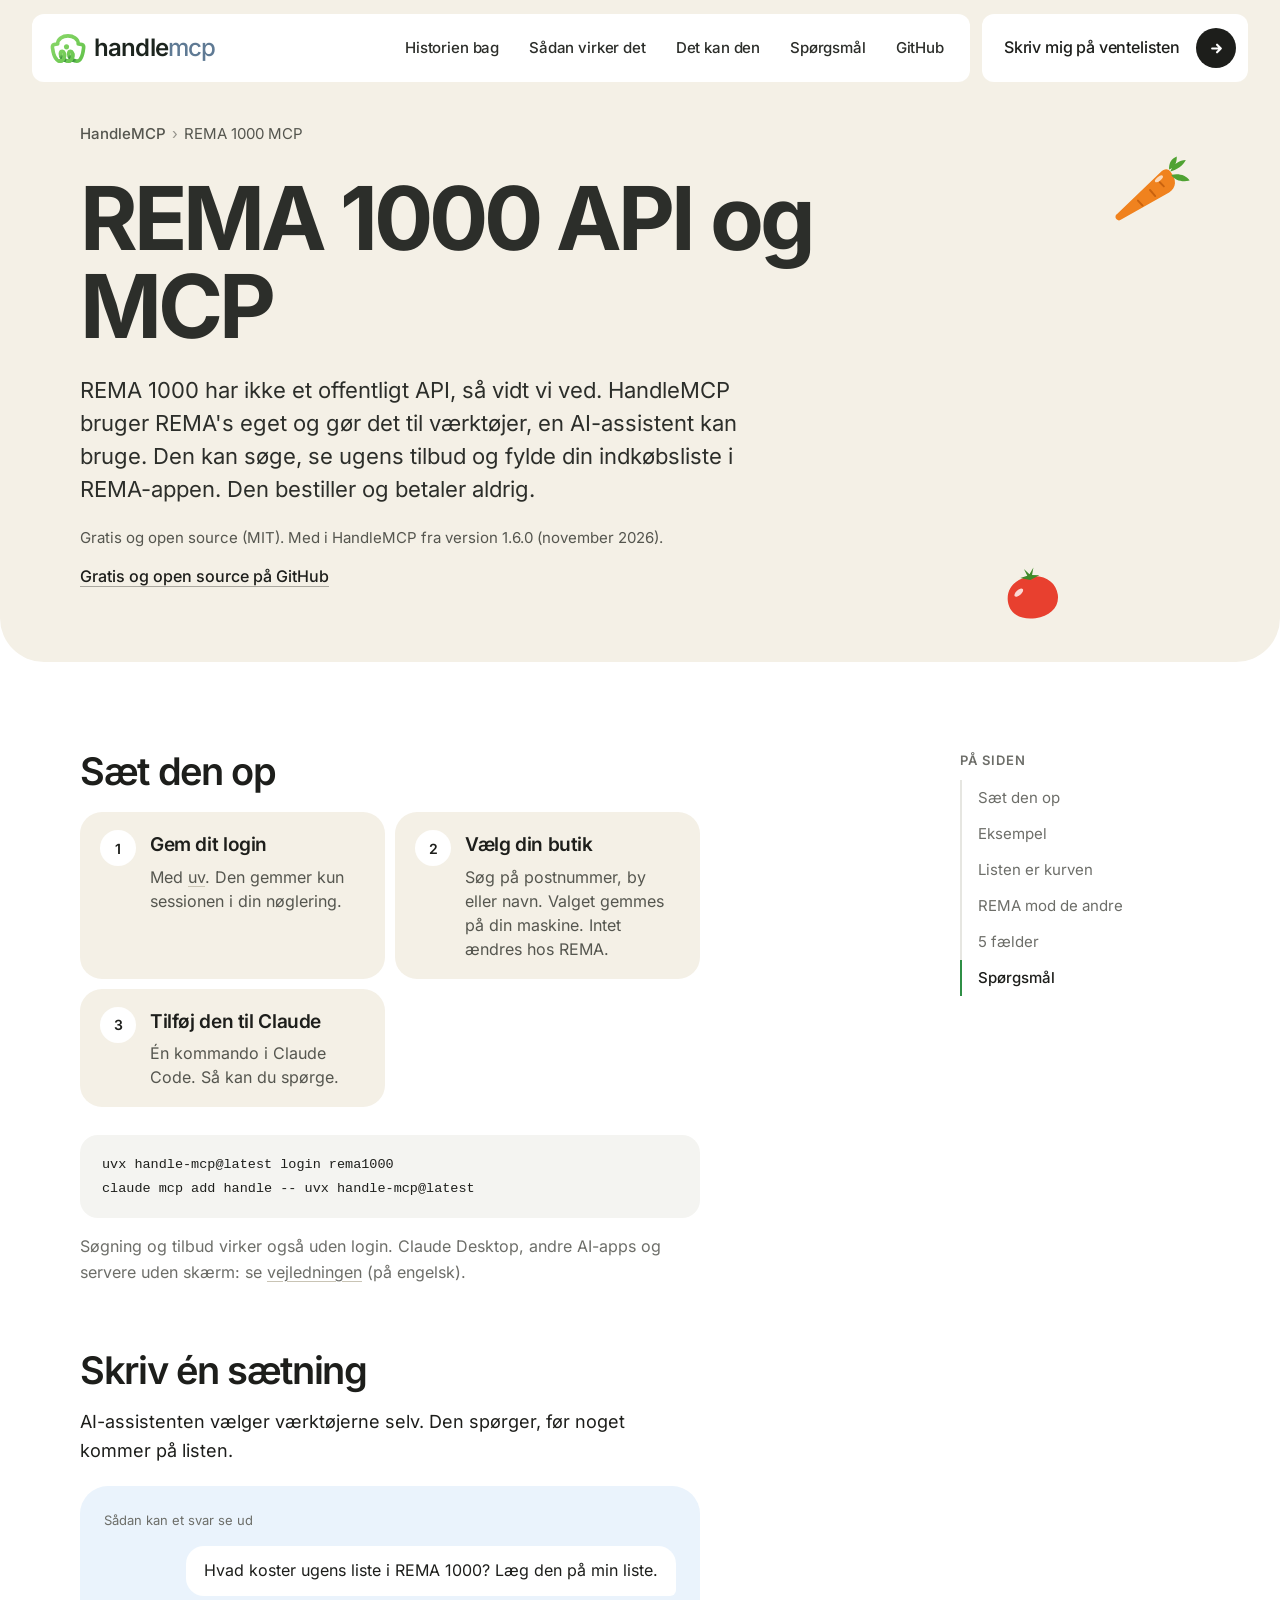
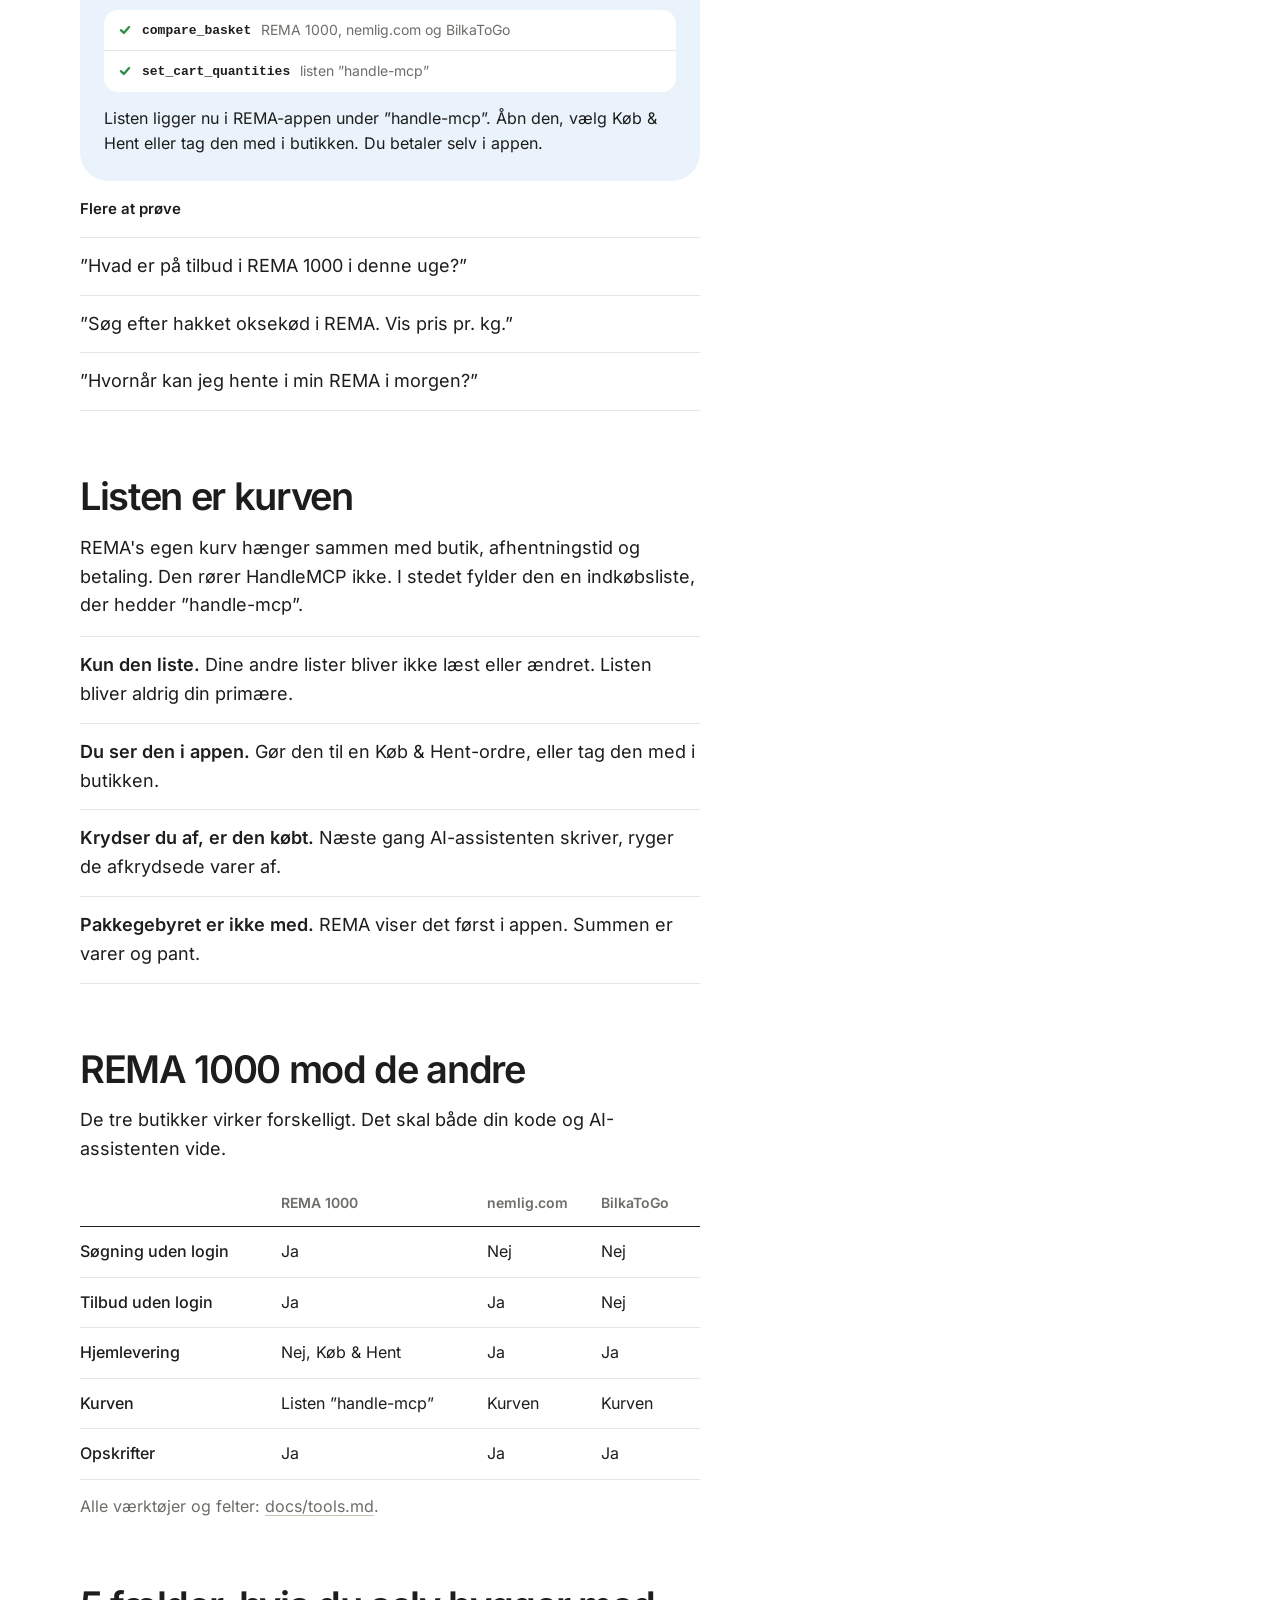
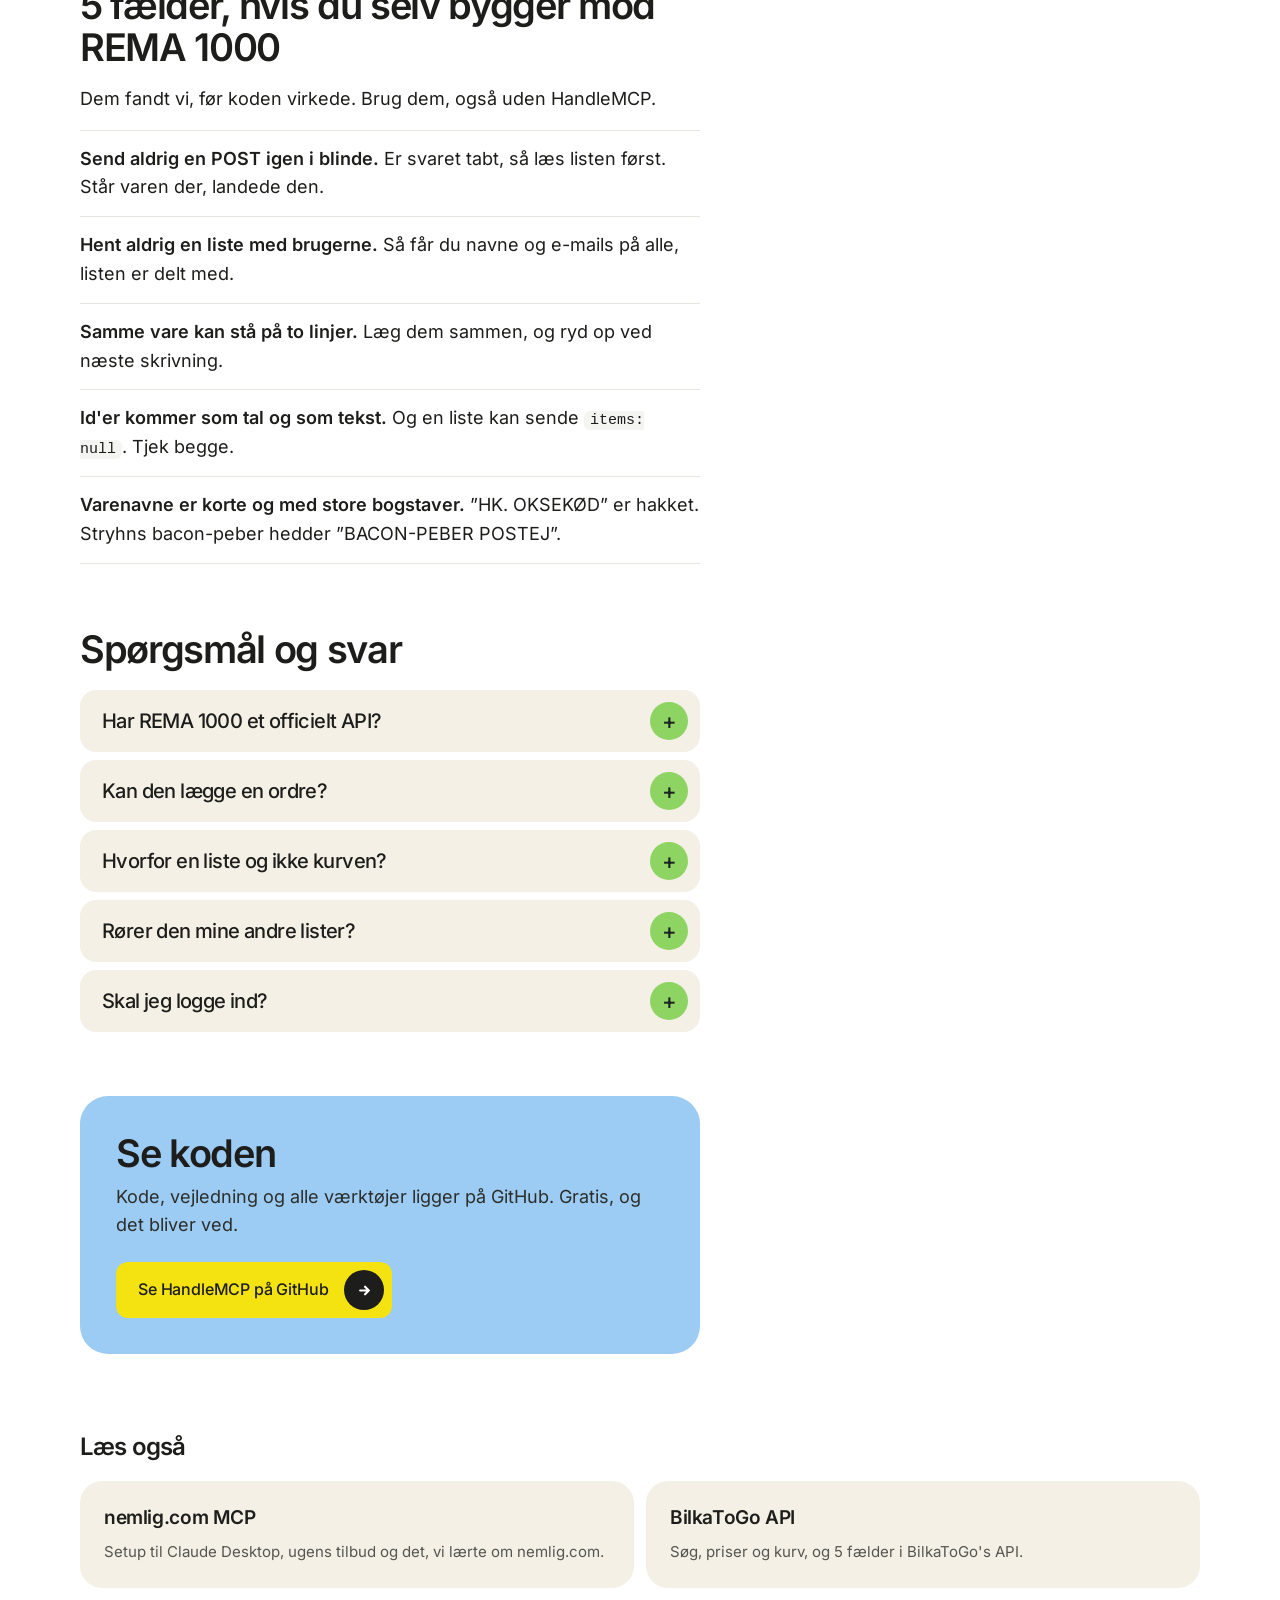
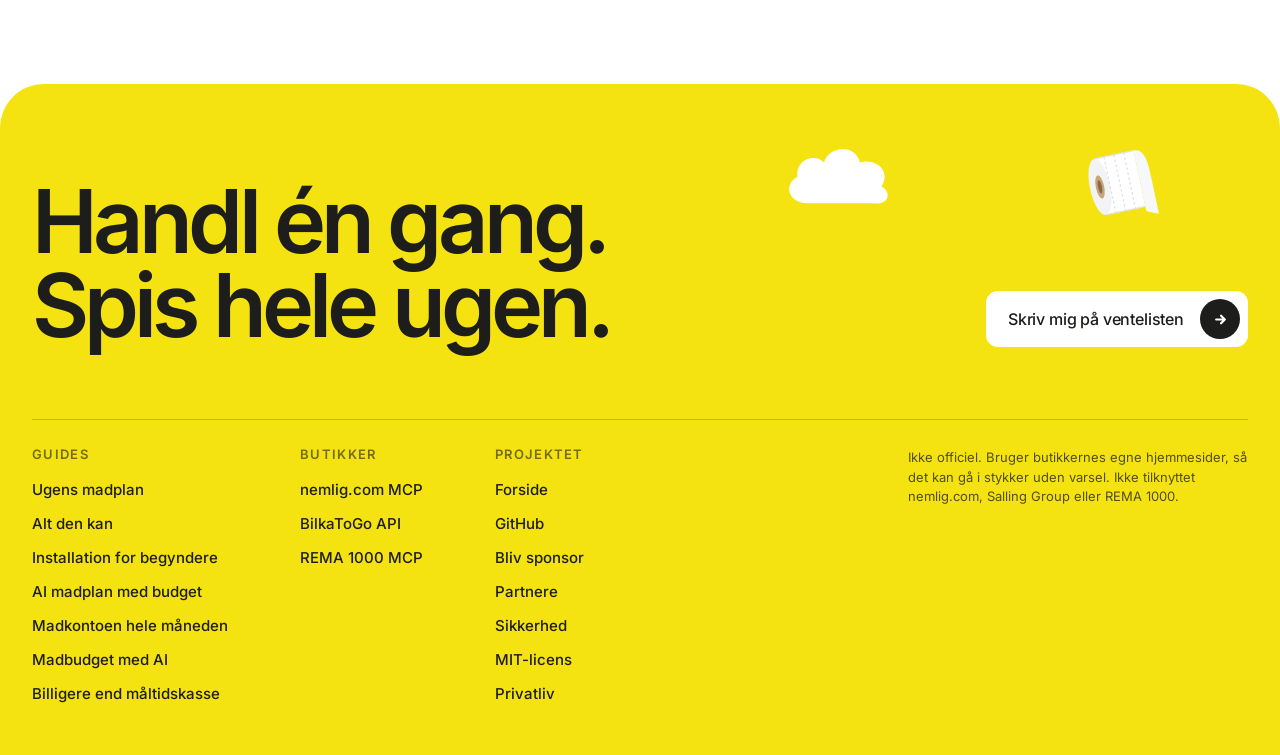
<file: rema-1000-mcp/index.html>
<!doctype html>
<html lang="da">
<head>
<meta charset="utf-8">
<meta name="viewport" content="width=device-width, initial-scale=1">
<title>REMA 1000 API og MCP: søg, tilbud og indkøbsliste via AI · HandleMCP</title>
<meta name="description" content="REMA 1000 har ikke et offentligt API. HandleMCP bruger REMA's eget, så AI kan søge, se tilbud og fylde din indkøbsliste i REMA-appen. Du bestiller selv.">
<link rel="canonical" href="https://handlemcp.dk/rema-1000-mcp/">
<meta name="robots" content="index, follow, max-image-preview:large">
<meta name="color-scheme" content="light">
<meta property="og:site_name" content="HandleMCP">
<meta property="og:locale" content="da_DK">
<meta property="og:type" content="article">
<meta property="og:url" content="https://handlemcp.dk/rema-1000-mcp/">
<meta property="og:title" content="REMA 1000 API og MCP: søg, tilbud og indkøbsliste via AI · HandleMCP">
<meta property="og:description" content="REMA 1000 har ikke et offentligt API. HandleMCP bruger REMA's eget, så AI kan søge, se tilbud og fylde din indkøbsliste i REMA-appen. Du bestiller selv.">
<meta property="og:image" content="https://handlemcp.dk/og.png">
<meta name="twitter:card" content="summary_large_image">
<link rel="icon" href="/favicon.ico" sizes="any">
<link rel="icon" href="/favicon-48.png" sizes="48x48" type="image/png">
<link rel="icon" href="/logo.svg" type="image/svg+xml">
<link rel="apple-touch-icon" href="/apple-touch-icon.png">
<link rel="stylesheet" href="/sider.css">
<script type="application/ld+json">
{
 "@context": "https://schema.org",
 "@graph": [
  {
   "@type": "SoftwareApplication",
   "@id": "https://handlemcp.dk/#software",
   "name": "HandleMCP",
   "alternateName": [
    "handle-mcp",
    "Handle MCP"
   ],
   "description": "Open source MCP-server til REMA 1000, nemlig.com og BilkaToGo: søg varer, læs tilbud, sammenlign hele kurven og fyld REMA-indkøbslisten. Du betaler altid selv.",
   "url": "https://handlemcp.dk/",
   "applicationCategory": "UtilitiesApplication",
   "operatingSystem": "macOS, Linux, Windows",
   "license": "https://opensource.org/licenses/MIT",
   "isAccessibleForFree": true,
   "offers": {
    "@type": "Offer",
    "price": "0",
    "priceCurrency": "DKK"
   },
   "sameAs": [
    "https://github.com/NJohansen/handle-mcp"
   ],
   "author": {
    "@type": "Person",
    "name": "Niclas Johansen",
    "url": "https://github.com/NJohansen"
   }
  },
  {
   "@type": "FAQPage",
   "@id": "https://handlemcp.dk/rema-1000-mcp/#faq",
   "url": "https://handlemcp.dk/rema-1000-mcp/",
   "inLanguage": "da",
   "mainEntity": [
    {
     "@type": "Question",
     "name": "Har REMA 1000 et officielt API?",
     "acceptedAnswer": {
      "@type": "Answer",
      "text": "Ikke et offentligt, så vidt vi ved. HandleMCP bruger det, REMA's egen hjemmeside og app bruger. Det kan ændre sig uden varsel. HandleMCP er ikke tilknyttet REMA 1000."
     }
    },
    {
     "@type": "Question",
     "name": "Kan den lægge en ordre?",
     "acceptedAnswer": {
      "@type": "Answer",
      "text": "Nej. Den fylder kun listen ”handle-mcp” i REMA-appen. Du gør listen til en Køb & Hent-ordre, vælger tid og betaler selv i appen."
     }
    },
    {
     "@type": "Question",
     "name": "Hvorfor en liste og ikke kurven?",
     "acceptedAnswer": {
      "@type": "Answer",
      "text": "REMA's kurv hænger sammen med butik, afhentningstid og betaling. Den rører vi ikke. Listen er din egen, og du ser den i appen."
     }
    },
    {
     "@type": "Question",
     "name": "Rører den mine andre lister?",
     "acceptedAnswer": {
      "@type": "Answer",
      "text": "Nej. Den læser og skriver kun listen, der hedder ”handle-mcp”. Den gør den aldrig til din primære liste og sletter aldrig en liste."
     }
    },
    {
     "@type": "Question",
     "name": "Skal jeg logge ind?",
     "acceptedAnswer": {
      "@type": "Answer",
      "text": "Ikke for at søge og se tilbud. Login skal til for listen og for afhentningstider. Ved login vælger du din butik."
     }
    }
   ]
  },
  {
   "@type": "BreadcrumbList",
   "itemListElement": [
    {
     "@type": "ListItem",
     "position": 1,
     "name": "HandleMCP",
     "item": "https://handlemcp.dk/"
    },
    {
     "@type": "ListItem",
     "position": 2,
     "name": "REMA 1000 MCP",
     "item": "https://handlemcp.dk/rema-1000-mcp/"
    }
   ]
  }
 ]
}
</script>
<script defer src="https://cloud.umami.is/script.js" data-website-id="a6431afb-4982-436d-8b11-bfb33da3baa9" data-domains="handlemcp.dk" data-do-not-track="true"></script>
</head>
<body>
<div class="top"><div class="doodles" aria-hidden="true"><img class="doodle" src="/doodles/carrot.svg" alt="Tegning af en gulerod" width="80" style="top:150px;right:7%;--r:12deg"><img class="doodle d2" src="/doodles/tomato.svg" alt="Tegning af en tomat" width="60" style="bottom:40px;right:17%;--r:-8deg"></div>
<header class="wrap navwrap">
  <nav>
    <div class="navbox">
    <a class="brand" href="/" aria-label="HandleMCP"><span class="logo"><svg aria-hidden="true" viewBox="1.4 2.6 33.6 28.2" fill="none"><defs><linearGradient id="hm-l" x1="5" y1="3" x2="33" y2="30" gradientUnits="userSpaceOnUse"><stop stop-color="#8bd86a"/><stop offset="1" stop-color="#62c24a"/></linearGradient><radialGradient id="hm-r0" cx="13.777323152349465" cy="27.351026727848833" r="5.1" gradientUnits="userSpaceOnUse"><stop offset=".3" stop-color="#1f6e34" stop-opacity=".75"/><stop offset="1" stop-color="#1f6e34" stop-opacity="0"/></radialGradient><radialGradient id="hm-r1" cx="21.57735077331905" cy="27.351130921906602" r="5.1" gradientUnits="userSpaceOnUse"><stop offset=".3" stop-color="#1f6e34" stop-opacity=".75"/><stop offset="1" stop-color="#1f6e34" stop-opacity="0"/></radialGradient></defs><path d="M8.5 13 C 5.5 13, 3.2 13.4, 3.6 16.4 C 4.4 22.5, 6.2 29, 11 29 C 15.5 29, 16 19.8, 12.9 19.8 C 10.4 19.8, 10.5 24, 12.6 26.3 C 13.6 27.4, 14.8 28.1, 16.2 28.5 C 17 28.8, 17.8 29, 18.8 29 C 23.3 29, 23.8 19.8, 20.7 19.8 C 18.2 19.8, 18.3 24, 20.4 26.3 C 21.4 27.4, 22.6 28.1, 24 28.5 C 24.8 28.8, 25.6 29, 26.5 29 C 30.6 29, 32.2 22.5, 32.9 16.4 C 33.3 13.4, 30.8 13, 27.8 13 C 28 2.8, 8.3 2.8, 8.5 13" stroke="url(#hm-l)" stroke-width="3.4" stroke-linecap="round" stroke-linejoin="round"/><path d="M11.11 23.23 L11.13 23.32 L11.15 23.41 L11.17 23.50 L11.19 23.59 L11.21 23.67 L11.23 23.76 L11.26 23.85 L11.28 23.94 L11.31 24.02 L11.34 24.11 L11.37 24.19 L11.40 24.28 L11.43 24.36 L11.46 24.45 L11.49 24.53 L11.53 24.62 L11.57 24.70 L11.60 24.78 L11.64 24.86 L11.68 24.94 L11.72 25.03 L11.76 25.11 L11.81 25.19 L11.85 25.26 L11.90 25.34 L11.94 25.42 L11.99 25.50 L12.04 25.57 L12.09 25.65 L12.14 25.72 L12.19 25.80 L12.25 25.87 L12.30 25.94 L12.36 26.01 L12.41 26.08 L12.47 26.15 L12.53 26.22 L12.59 26.29 L12.65 26.36 L12.71 26.42 L12.78 26.49 L12.84 26.55 L12.90 26.62 L12.97 26.68 L13.04 26.74 L13.10 26.80 L13.17 26.86 L13.24 26.92 L13.31 26.98 L13.38 27.04 L13.45 27.10 L13.52 27.16 L13.59 27.21 L13.66 27.27 L13.73 27.32 L13.81 27.37 L13.88 27.42 L13.96 27.47 L14.03 27.52 L14.11 27.57 L14.18 27.62 L14.26 27.67 L14.34 27.72 L14.42 27.76 L14.50 27.80 L14.58 27.85 L14.66 27.89 L14.74 27.93 L14.82 27.97 L14.90 28.01 L14.98 28.05 L15.06 28.09 L15.15 28.12 L15.23 28.16 L15.31 28.19 L15.40 28.23 L15.48 28.26 L15.57 28.29 L15.65 28.32 L15.74 28.35 L15.82 28.38 L15.91 28.41 L15.99 28.44 L16.08 28.47 L16.17 28.49 L16.25 28.52 L16.34 28.55 L16.42 28.58 L16.51 28.61 L16.60 28.64 L16.68 28.67 L16.77 28.69 L16.85 28.72 L16.94 28.74 L17.03 28.77 L17.12 28.79 L17.20 28.81 L17.29 28.83 L17.38 28.85 L17.47 28.87 L17.56 28.89 L17.65 28.90 L17.74 28.92 L17.83 28.93 L17.92 28.94 L18.01 28.96 L18.10 28.97 L18.19 28.97 L18.28 28.98 L18.37 28.99 L18.46 28.99" stroke="url(#hm-r0)" stroke-width="3.4" stroke-linecap="butt"/><path d="M18.91 23.21 L18.92 23.30 L18.94 23.39 L18.96 23.47 L18.98 23.56 L19.00 23.65 L19.03 23.74 L19.05 23.83 L19.08 23.91 L19.10 24.00 L19.13 24.09 L19.16 24.17 L19.19 24.26 L19.22 24.34 L19.25 24.43 L19.29 24.51 L19.32 24.59 L19.36 24.68 L19.39 24.76 L19.43 24.84 L19.47 24.92 L19.51 25.00 L19.55 25.08 L19.60 25.16 L19.64 25.24 L19.68 25.32 L19.73 25.40 L19.78 25.48 L19.83 25.55 L19.88 25.63 L19.93 25.70 L19.98 25.78 L20.03 25.85 L20.09 25.92 L20.14 26.00 L20.20 26.07 L20.26 26.14 L20.32 26.20 L20.38 26.27 L20.44 26.34 L20.50 26.41 L20.56 26.47 L20.62 26.54 L20.69 26.60 L20.75 26.66 L20.82 26.73 L20.88 26.79 L20.95 26.85 L21.02 26.91 L21.09 26.97 L21.16 27.03 L21.23 27.08 L21.30 27.14 L21.37 27.20 L21.44 27.25 L21.51 27.30 L21.59 27.36 L21.66 27.41 L21.74 27.46 L21.81 27.51 L21.89 27.56 L21.96 27.61 L22.04 27.66 L22.12 27.70 L22.20 27.75 L22.28 27.79 L22.35 27.84 L22.43 27.88 L22.51 27.92 L22.60 27.96 L22.68 28.00 L22.76 28.04 L22.84 28.08 L22.92 28.11 L23.01 28.15 L23.09 28.19 L23.17 28.22 L23.26 28.25 L23.34 28.28 L23.43 28.32 L23.51 28.35 L23.60 28.38 L23.69 28.40 L23.77 28.43 L23.86 28.46 L23.95 28.48 L24.03 28.51 L24.12 28.54 L24.20 28.57 L24.29 28.60 L24.37 28.63 L24.46 28.66 L24.55 28.69 L24.63 28.71 L24.72 28.74 L24.81 28.76 L24.89 28.79 L24.98 28.81 L25.07 28.83 L25.16 28.85 L25.25 28.87 L25.33 28.89 L25.42 28.90 L25.51 28.92 L25.60 28.93 L25.69 28.95 L25.78 28.96 L25.87 28.97 L25.96 28.98 L26.05 28.98 L26.14 28.99 L26.23 28.99 L26.32 29.00" stroke="url(#hm-r1)" stroke-width="3.4" stroke-linecap="butt"/><path d="M8.70 28.41 L8.78 28.46 L8.86 28.50 L8.94 28.54 L9.02 28.58 L9.10 28.62 L9.19 28.65 L9.27 28.68 L9.36 28.72 L9.44 28.75 L9.53 28.77 L9.61 28.80 L9.70 28.83 L9.79 28.85 L9.88 28.87 L9.96 28.89 L10.05 28.91 L10.14 28.93 L10.23 28.94 L10.32 28.95 L10.41 28.97 L10.50 28.98 L10.59 28.98 L10.68 28.99 L10.77 29.00 L10.86 29.00 L10.95 29.00 L11.04 29.00 L11.13 29.00 L11.22 28.99 L11.31 28.98 L11.40 28.97 L11.49 28.96 L11.58 28.95 L11.67 28.93 L11.76 28.91 L11.85 28.88 L11.93 28.86 L12.02 28.83 L12.10 28.80 L12.19 28.76 L12.27 28.72 L12.35 28.68 L12.43 28.64 L12.51 28.60 L12.59 28.55 L12.67 28.50 L12.74 28.45 L12.81 28.40 L12.89 28.34 L12.96 28.29 L13.03 28.23 L13.09 28.17 L13.16 28.11 L13.22 28.04 L13.29 27.98 L13.35 27.91 L13.41 27.84 L13.47 27.77 L13.52 27.70 L13.58 27.63 L13.63 27.56 L13.69 27.49 L13.74 27.41 L13.79 27.34 L13.84 27.26 L13.88 27.18 L13.93 27.10 L13.97 27.03 L14.02 26.95 L14.06 26.87 L14.10 26.79 L14.14 26.70 L14.18 26.62 L14.22 26.54 L14.25 26.46 L14.29 26.37 L14.32 26.29 L14.35 26.20 L14.38 26.12 L14.42 26.03 L14.44 25.95 L14.47 25.86 L14.50 25.78 L14.53 25.69 L14.55 25.60 L14.58 25.52 L14.60 25.43 L14.62 25.34 L14.64 25.25 L14.66 25.16 L14.68 25.08 L14.70 24.99 L14.72 24.90 L14.74 24.81 L14.75 24.72 L14.77 24.63 L14.78 24.54 L14.79 24.45 L14.80 24.36 L14.82 24.27 L14.83 24.18 L14.83 24.09 L14.84 24.00 L14.85 23.91 L14.86 23.82 L14.86 23.73 L14.86 23.64 L14.87 23.55 L14.87 23.46 L14.87 23.37 L14.87 23.28 L14.87 23.19 L14.87 23.10 L14.87 23.01 L14.86 22.92 L14.86 22.83 L14.85 22.74 L14.84 22.65 L14.83 22.56 L14.82 22.47 L14.81 22.38 L14.80 22.29 L14.79 22.20 L14.77 22.11 L14.76 22.02 L14.74 21.93 L14.72 21.84" stroke="url(#hm-l)" stroke-width="3.4" stroke-linecap="butt"/><path d="M16.51 28.61 L16.60 28.64 L16.68 28.67 L16.77 28.69 L16.85 28.72 L16.94 28.74 L17.03 28.77 L17.12 28.79 L17.20 28.81 L17.29 28.83 L17.38 28.85 L17.47 28.87 L17.56 28.89 L17.65 28.90 L17.74 28.92 L17.83 28.93 L17.92 28.94 L18.01 28.96 L18.10 28.97 L18.19 28.97 L18.28 28.98 L18.37 28.99 L18.46 28.99 L18.55 29.00 L18.64 29.00 L18.73 29.00 L18.82 29.00 L18.91 29.00 L19.00 28.99 L19.09 28.99 L19.18 28.98 L19.27 28.97 L19.36 28.95 L19.45 28.93 L19.54 28.91 L19.62 28.89 L19.71 28.86 L19.80 28.83 L19.88 28.80 L19.97 28.77 L20.05 28.73 L20.13 28.70 L20.21 28.65 L20.29 28.61 L20.37 28.56 L20.45 28.52 L20.52 28.47 L20.59 28.41 L20.67 28.36 L20.74 28.30 L20.81 28.24 L20.88 28.18 L20.94 28.12 L21.01 28.06 L21.07 28.00 L21.13 27.93 L21.19 27.86 L21.25 27.79 L21.31 27.72 L21.36 27.65 L21.42 27.58 L21.47 27.51 L21.52 27.43 L21.57 27.36 L21.62 27.28 L21.67 27.20 L21.72 27.13 L21.76 27.05 L21.81 26.97 L21.85 26.89 L21.89 26.81 L21.93 26.73 L21.97 26.64 L22.01 26.56 L22.04 26.48 L22.08 26.40 L22.11 26.31 L22.14 26.23 L22.18 26.14 L22.21 26.06 L22.24 25.97 L22.27 25.89 L22.29 25.80 L22.32 25.71 L22.35 25.63 L22.37 25.54 L22.39 25.45 L22.42 25.36 L22.44 25.28 L22.46 25.19 L22.48 25.10 L22.50 25.01 L22.52 24.92 L22.53 24.83 L22.55 24.74 L22.56 24.65 L22.58 24.57 L22.59 24.48 L22.60 24.39 L22.61 24.30 L22.62 24.21 L22.63 24.12 L22.64 24.03 L22.65 23.94 L22.65 23.85 L22.66 23.76 L22.66 23.66 L22.67 23.57 L22.67 23.48 L22.67 23.39 L22.67 23.30 L22.67 23.21 L22.67 23.12 L22.67 23.03 L22.66 22.94 L22.66 22.85 L22.65 22.76 L22.64 22.67 L22.64 22.58 L22.63 22.49 L22.62 22.40 L22.60 22.31 L22.59 22.22 L22.58 22.13 L22.56 22.04 L22.54 21.95 L22.52 21.86" stroke="url(#hm-l)" stroke-width="3.4" stroke-linecap="butt"/><circle cx="16.8" cy="15.6" r="2.4" fill="url(#hm-l)"/></svg></span><span>handle<span class="mcp">mcp</span></span></a>
    <ul>
      <li class="opt"><a href="/#losning">Historien bag</a></li>
      <li class="opt"><a href="/#saadan">Sådan virker det</a></li>
      <li class="opt"><a href="/#kan">Det kan den</a></li>
      <li class="opt wide"><a href="/#faq">Spørgsmål</a></li>
      <li class="opt"><a class="gh" href="https://github.com/NJohansen/handle-mcp" aria-label="GitHub" data-umami-event="github" data-umami-event-sted="nav"><svg class="ghmark" viewBox="0 0 16 16" aria-hidden="true"><path d="M8 0C3.58 0 0 3.58 0 8c0 3.54 2.29 6.53 5.47 7.59.4.07.55-.17.55-.38 0-.19-.01-.82-.01-1.49-2.01.37-2.53-.49-2.69-.94-.09-.23-.48-.94-.82-1.13-.28-.15-.68-.52-.01-.53.63-.01 1.08.58 1.23.82.72 1.21 1.87.87 2.33.66.07-.52.28-.87.51-1.07-1.78-.2-3.64-.89-3.64-3.95 0-.87.31-1.59.82-2.15-.08-.2-.36-1.02.08-2.12 0 0 .67-.21 2.2.82.64-.18 1.32-.27 2-.27.68 0 1.36.09 2 .27 1.53-1.04 2.2-.82 2.2-.82.44 1.1.16 1.92.08 2.12.51.56.82 1.27.82 2.15 0 3.07-1.87 3.75-3.65 3.95.29.25.54.73.54 1.48 0 1.07-.01 1.93-.01 2.2 0 .21.15.46.55.38A8.013 8.013 0 0016 8c0-4.42-3.58-8-8-8z"/></svg><span class="ghw">GitHub</span><span class="stars" id="stars" hidden aria-label="stjerner på GitHub"><svg viewBox="0 0 16 16" aria-hidden="true"><path d="M8 .9l2.2 4.5 4.9.7-3.6 3.5.9 4.9L8 12.2l-4.4 2.3.9-4.9L.9 6.1l4.9-.7z"/></svg><span id="stars-n"></span></span></a></li>
    </ul>
    </div>
    <a class="btn navcta" href="https://tally.so/r/ArKdkW" data-tally="ArKdkW" data-sted="nav"><span class="lg">Skriv mig på ventelisten</span><span class="sm">Venteliste</span> <i><svg viewBox="0 0 12 12" aria-hidden="true"><path d="M2 6h8M6.5 2.5L10 6l-3.5 3.5"/></svg></i></a>
  </nav>
</header>
<div class="wrap"><div class="intro">
<ol class="crumbs" aria-label="Brødkrumme"><li><a href="/">HandleMCP</a></li><li aria-current="page">REMA 1000 MCP</li></ol>
<h1>REMA 1000 API og MCP</h1>
<p class="lead">REMA 1000 har ikke et offentligt API, så vidt vi ved. HandleMCP bruger REMA's eget og gør det til værktøjer, en AI-assistent kan bruge. Den kan søge, se ugens tilbud og fylde din indkøbsliste i REMA-appen. Den bestiller og betaler aldrig.</p>
<p class="proof">Gratis og open source (MIT). Med i HandleMCP fra version 1.6.0 (november 2026).</p>
<p class="toplink"><a href="https://github.com/NJohansen/handle-mcp?ref=seo-rema-1000-mcp-top" data-umami-event="github" data-umami-event-sted="seo-rema-1000-mcp-top">Gratis og open source på GitHub</a></p>
</div></div>
</div>

<main class="wrap">
<div class="page">
<article>
<h2 id="saet-op">Sæt den op</h2>
<ol class="steps">
<li><h3>Gem dit login</h3><p>Med <a href="https://docs.astral.sh/uv/getting-started/installation/">uv</a>. Den gemmer kun sessionen i din nøglering.</p></li>
<li><h3>Vælg din butik</h3><p>Søg på postnummer, by eller navn. Valget gemmes på din maskine. Intet ændres hos REMA.</p></li>
<li><h3>Tilføj den til Claude</h3><p>Én kommando i Claude Code. Så kan du spørge.</p></li>
</ol>
<pre><code>uvx handle-mcp@latest login rema1000
claude mcp add handle -- uvx handle-mcp@latest</code></pre>
<p class="small">Søgning og tilbud virker også uden login. Claude Desktop, andre AI-apps og servere uden skærm: se <a href="https://github.com/NJohansen/handle-mcp/blob/main/docs/setup.md">vejledningen</a> (på engelsk).</p>

<h2 id="eksempel">Skriv én sætning</h2>
<p>AI-assistenten vælger værktøjerne selv. Den spørger, før noget kommer på listen.</p>
<div class="chat"><p class="hd"><span>Sådan kan et svar se ud</span></p>
<p class="you"><span>Hvad koster ugens liste i REMA 1000? Læg den på min liste.</span></p>
<div class="tools"><div class="tool"><svg viewBox="0 0 12 12" aria-hidden="true"><path d="M2.5 6.2 5 8.5l4.5-5"/></svg><b>compare_basket</b>REMA 1000, nemlig.com og BilkaToGo</div><div class="tool"><svg viewBox="0 0 12 12" aria-hidden="true"><path d="M2.5 6.2 5 8.5l4.5-5"/></svg><b>set_cart_quantities</b>listen ”handle-mcp”</div></div>
<p class="ai">Listen ligger nu i REMA-appen under ”handle-mcp”. Åbn den, vælg Køb &amp; Hent eller tag den med i butikken. Du betaler selv i appen.</p></div>
<p class="label try">Flere at prøve</p>
<ul class="rows">
<li>”Hvad er på tilbud i REMA 1000 i denne uge?”</li>
<li>”Søg efter hakket oksekød i REMA. Vis pris pr. kg.”</li>
<li>”Hvornår kan jeg hente i min REMA i morgen?”</li>
</ul>

<h2 id="liste">Listen er kurven</h2>
<p>REMA's egen kurv hænger sammen med butik, afhentningstid og betaling. Den rører HandleMCP ikke. I stedet fylder den en indkøbsliste, der hedder ”handle-mcp”.</p>
<ul class="rows">
<li><b>Kun den liste.</b> Dine andre lister bliver ikke læst eller ændret. Listen bliver aldrig din primære.</li>
<li><b>Du ser den i appen.</b> Gør den til en Køb &amp; Hent-ordre, eller tag den med i butikken.</li>
<li><b>Krydser du af, er den købt.</b> Næste gang AI-assistenten skriver, ryger de afkrydsede varer af.</li>
<li><b>Pakkegebyret er ikke med.</b> REMA viser det først i appen. Summen er varer og pant.</li>
</ul>

<h2 id="forskelle">REMA 1000 mod de andre</h2>
<p>De tre butikker virker forskelligt. Det skal både din kode og AI-assistenten vide.</p>
<table class="cmp">
<thead><tr><th></th><th>REMA 1000</th><th>nemlig.com</th><th>BilkaToGo</th></tr></thead>
<tbody>
<tr><th>Søgning uden login</th><td>Ja</td><td>Nej</td><td>Nej</td></tr>
<tr><th>Tilbud uden login</th><td>Ja</td><td>Ja</td><td>Nej</td></tr>
<tr><th>Hjemlevering</th><td>Nej, Køb &amp; Hent</td><td>Ja</td><td>Ja</td></tr>
<tr><th>Kurven</th><td>Listen ”handle-mcp”</td><td>Kurven</td><td>Kurven</td></tr>
<tr><th>Opskrifter</th><td>Ja</td><td>Ja</td><td>Ja</td></tr>
</tbody>
</table>
<p class="small">Alle værktøjer og felter: <a href="https://github.com/NJohansen/handle-mcp/blob/main/docs/tools.md">docs/tools.md</a>.</p>

<h2 id="faelder">5 fælder, hvis du selv bygger mod REMA 1000</h2>
<p>Dem fandt vi, før koden virkede. Brug dem, også uden HandleMCP.</p>
<ul class="rows">
<li><b>Send aldrig en POST igen i blinde.</b> Er svaret tabt, så læs listen først. Står varen der, landede den.</li>
<li><b>Hent aldrig en liste med brugerne.</b> Så får du navne og e-mails på alle, listen er delt med.</li>
<li><b>Samme vare kan stå på to linjer.</b> Læg dem sammen, og ryd op ved næste skrivning.</li>
<li><b>Id'er kommer som tal og som tekst.</b> Og en liste kan sende <code>items: null</code>. Tjek begge.</li>
<li><b>Varenavne er korte og med store bogstaver.</b> ”HK. OKSEKØD” er hakket. Stryhns bacon-peber hedder ”BACON-PEBER POSTEJ”.</li>
</ul>

<h2 id="faq">Spørgsmål og svar</h2>
<div class="faq">
  <details><summary>Har REMA 1000 et officielt API?</summary><p>Ikke et offentligt, så vidt vi ved. HandleMCP bruger det, REMA's egen hjemmeside og app bruger. Det kan ændre sig uden varsel. HandleMCP er ikke tilknyttet REMA 1000.</p></details>
  <details><summary>Kan den lægge en ordre?</summary><p>Nej. Den fylder kun listen ”handle-mcp” i REMA-appen. Du gør listen til en Køb &amp; Hent-ordre, vælger tid og betaler selv i appen.</p></details>
  <details><summary>Hvorfor en liste og ikke kurven?</summary><p>REMA's kurv hænger sammen med butik, afhentningstid og betaling. Den rører vi ikke. Listen er din egen, og du ser den i appen.</p></details>
  <details><summary>Rører den mine andre lister?</summary><p>Nej. Den læser og skriver kun listen, der hedder ”handle-mcp”. Den gør den aldrig til din primære liste og sletter aldrig en liste.</p></details>
  <details><summary>Skal jeg logge ind?</summary><p>Ikke for at søge og se tilbud. Login skal til for listen og for afhentningstider. Ved login vælger du din butik.</p></details>
</div>

<div class="cta">
<h2>Se koden</h2>
<p>Kode, vejledning og alle værktøjer ligger på GitHub. Gratis, og det bliver ved.</p>
<a class="btn" href="https://github.com/NJohansen/handle-mcp?ref=seo-rema-1000-mcp" data-umami-event="github" data-umami-event-sted="seo-rema-1000-mcp">Se HandleMCP på GitHub <i><svg viewBox="0 0 12 12" aria-hidden="true"><path d="M2 6h8M6.5 2.5L10 6l-3.5 3.5"/></svg></i></a>
</div>
</article>
<aside class="toc" aria-label="På siden"><b>På siden</b><ul><li><a href="#saet-op">Sæt den op</a></li><li><a href="#eksempel">Eksempel</a></li><li><a href="#liste">Listen er kurven</a></li><li><a href="#forskelle">REMA mod de andre</a></li><li><a href="#faelder">5 fælder</a></li><li><a href="#faq">Spørgsmål</a></li></ul></aside>
</div>

<div class="more"><h2>Læs også</h2><div class="cards"><a href="/nemlig-mcp/"><b>nemlig.com MCP</b><span>Setup til Claude Desktop, ugens tilbud og det, vi lærte om nemlig.com.</span></a><a href="/bilkatogo-api/"><b>BilkaToGo API</b><span>Søg, priser og kurv, og 5 fælder i BilkaToGo's API.</span></a></div></div>
</main>

<footer><div class="doodles" aria-hidden="true"><img class="doodle" src="/doodles/kitchenroll.svg" alt="Tegning af en køkkenrulle" width="84" style="top:56px;right:9%;--r:-12deg"><img class="doodle d2" src="/doodles/cloud.svg" alt="Tegning af en sky" width="120" style="top:40px;right:30%;--r:0deg"></div>
  <div class="wrap">
    <div class="ftop"><p class="big">Handl én gang.<br>Spis hele ugen.</p><a class="btn" href="https://tally.so/r/ArKdkW" data-tally="ArKdkW" data-sted="footer">Skriv mig på ventelisten <i><svg viewBox="0 0 12 12" aria-hidden="true"><path d="M2 6h8M6.5 2.5L10 6l-3.5 3.5"/></svg></i></a></div>
    <div class="fcols">
      <div><b>Guides</b><a href="/ugens-madplan/">Ugens madplan</a><a href="/det-kan-den/">Alt den kan</a><a href="/installation/">Installation for begyndere</a><a href="/ai-madplan-budget/">AI madplan med budget</a><a href="/madkonto-hele-maaneden/">Madkontoen hele måneden</a><a href="/madbudget-med-ai/">Madbudget med AI</a><a href="/billigere-end-maaltidskasse/">Billigere end måltidskasse</a></div>
      <div><b>Butikker</b><a href="/nemlig-mcp/">nemlig.com MCP</a><a href="/bilkatogo-api/">BilkaToGo API</a><a href="/rema-1000-mcp/" aria-current="page">REMA 1000 MCP</a></div>
      <div><b>Projektet</b><a href="/">Forside</a><a href="https://github.com/NJohansen/handle-mcp" data-umami-event="github" data-umami-event-sted="footer">GitHub</a><a href="https://github.com/sponsors/NJohansen" data-umami-event="sponsor" data-umami-event-sted="footer">Bliv sponsor</a><a href="/partnere/">Partnere</a><a href="https://github.com/NJohansen/handle-mcp/blob/main/docs/security.md">Sikkerhed</a><a href="https://github.com/NJohansen/handle-mcp/blob/main/LICENSE">MIT-licens</a><a href="/privatliv/">Privatliv</a></div>
      <p class="disc">Ikke officiel. Bruger butikkernes egne hjemmesider, så det kan gå i stykker uden varsel. Ikke tilknyttet nemlig.com, Salling Group eller REMA 1000.</p>
    </div>
  </div>
</footer>
<script>
// Live GitHub star count. If the call fails, the link just says "GitHub".
(function(){
  var el=document.getElementById('stars'),n=document.getElementById('stars-n');
  function show(c){if(typeof c==='number'){n.textContent=c.toLocaleString('da-DK');el.hidden=false}}
  try{var c=sessionStorage.getItem('hm-stars');if(c!==null){show(+c);return}}catch(e){}
  fetch('https://api.github.com/repos/NJohansen/handle-mcp',{headers:{Accept:'application/vnd.github+json'}})
    .then(function(r){return r.ok?r.json():null})
    .then(function(d){if(d&&typeof d.stargazers_count==='number'){show(d.stargazers_count);try{sessionStorage.setItem('hm-stars',d.stargazers_count)}catch(e){}}})
    .catch(function(){});
})();
</script>
<script>
// Waitlist popup. Any link with data-tally="<form id>" opens the Tally form as a popup.
// Tally's script loads only on the first click, so no third party runs before that.
// Without JS, or if the script fails, the link opens the form on tally.so.
// No data-umami-event on these links: Umami follows such links itself and would skip the popup.
(function(){
  var state='idle';
  function openForm(id){window.Tally.openPopup(id,{layout:'modal',width:560,autoClose:4000})}
  document.addEventListener('click',function(e){
    var btn=e.target.closest&&e.target.closest('[data-tally]');if(!btn)return;
    if(state==='loading')return; // a second click while loading falls through to tally.so
    e.preventDefault();var id=btn.getAttribute('data-tally');
    try{window.umami&&window.umami.track('skriv-mig-op',{sted:btn.getAttribute('data-sted')||''})}catch(err){}
    if(window.Tally){openForm(id);return}
    state='loading';
    var s=document.createElement('script');s.src='https://tally.so/widgets/embed.js';s.async=true;
    s.onload=function(){state='idle';window.Tally?openForm(id):location.href=btn.href};
    s.onerror=function(){state='idle';location.href=btn.href};
    document.head.appendChild(s);
  });
})();
</script>
<script>
// Analytics events that need JS. Umami is cookie-free; without it nothing happens.
(function(){
  function track(name,data){try{window.umami&&window.umami.track(name,data)}catch(e){}}
  // Tally posts a message from its iframe when someone submits the waitlist form.
  addEventListener('message',function(e){
    if(e.origin!=='https://tally.so')return;
    var d=e.data;if(typeof d==='string'){try{d=JSON.parse(d)}catch(err){return}}
    if(d&&d.event==='Tally.FormSubmitted')track('venteliste-tilmeldt');
  });
})();
</script>
<script>
// "På siden": mark the section you are reading.
(function(){
  var links=[].slice.call(document.querySelectorAll('.toc a'));if(!('IntersectionObserver' in window)||!links.length)return;
  var map={};links.forEach(function(a){map[a.getAttribute('href').slice(1)]=a});
  var io=new IntersectionObserver(function(es){es.forEach(function(e){if(e.isIntersecting){links.forEach(function(a){a.classList.remove('on')});map[e.target.id].classList.add('on')}})},{rootMargin:'0px 0px -70% 0px'});
  Object.keys(map).forEach(function(id){var h=document.getElementById(id);if(h)io.observe(h)});
})();
</script>
</body>
</html>
</file>
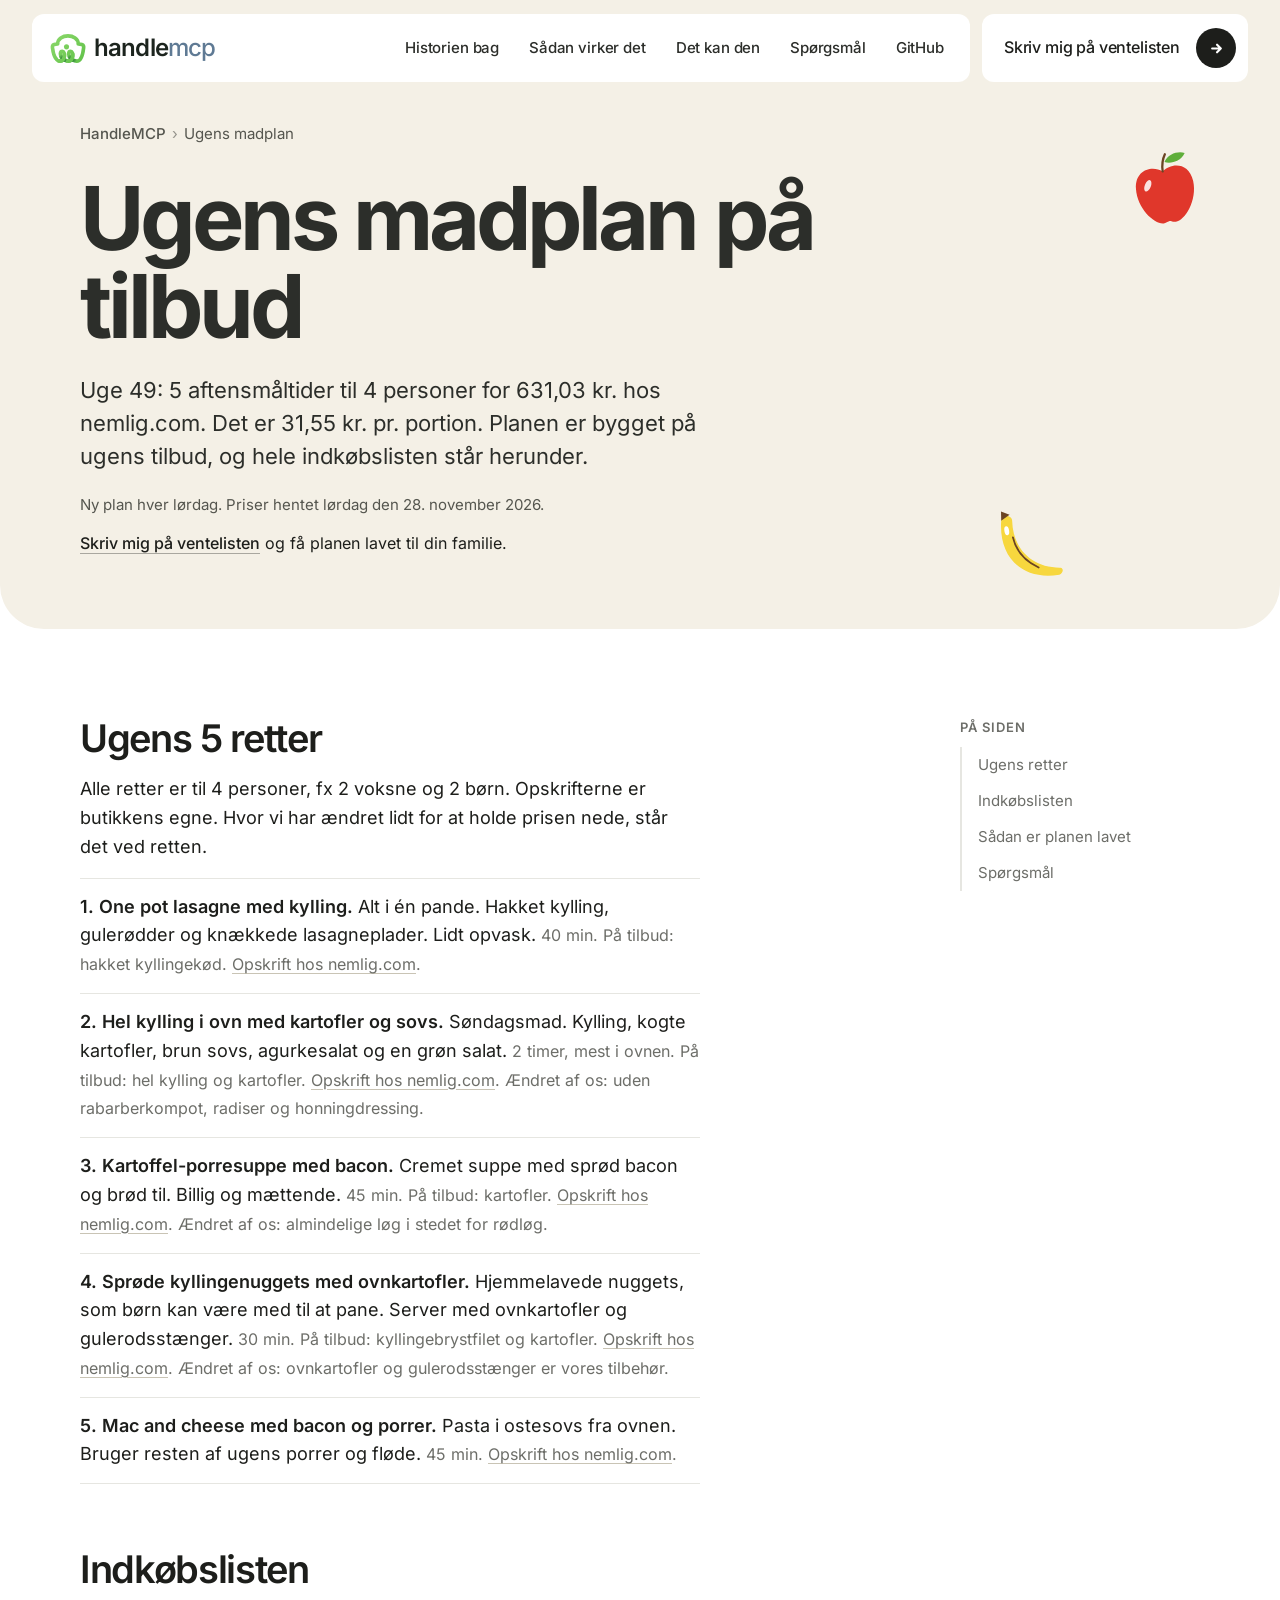
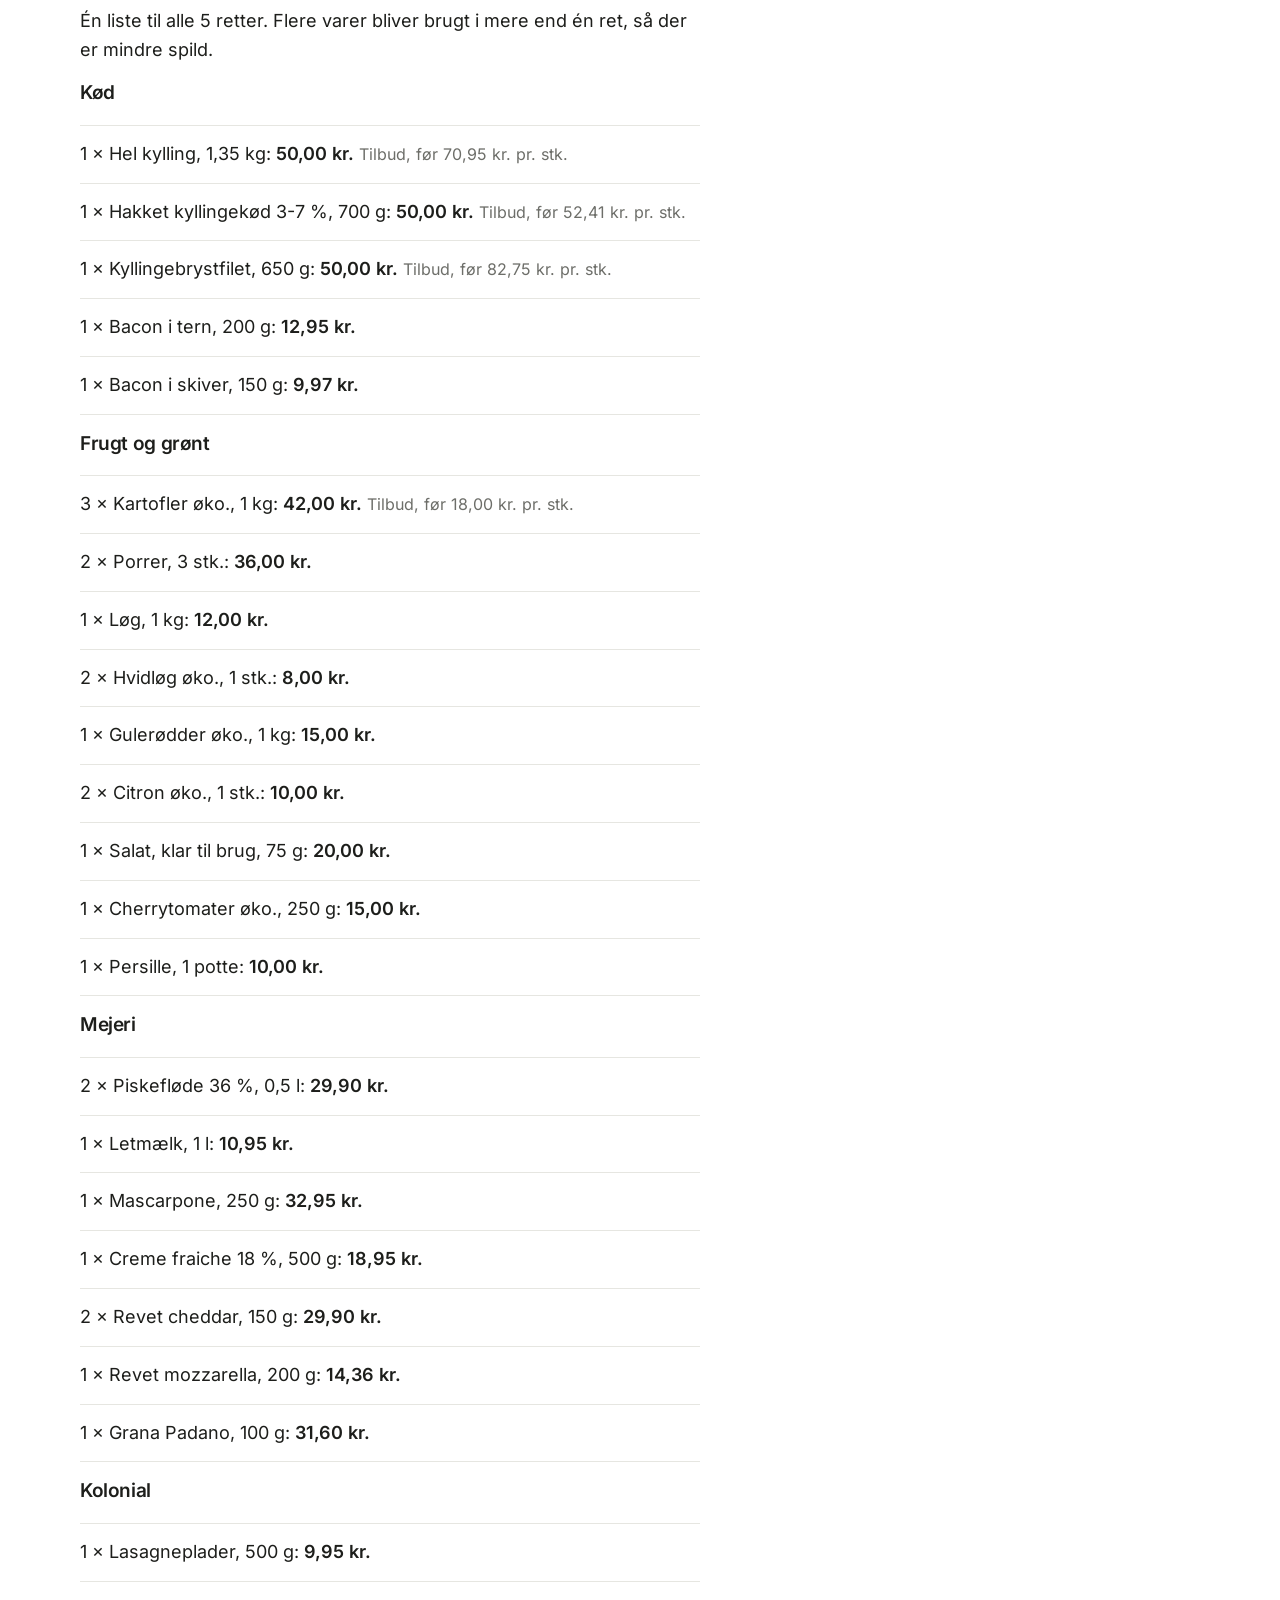
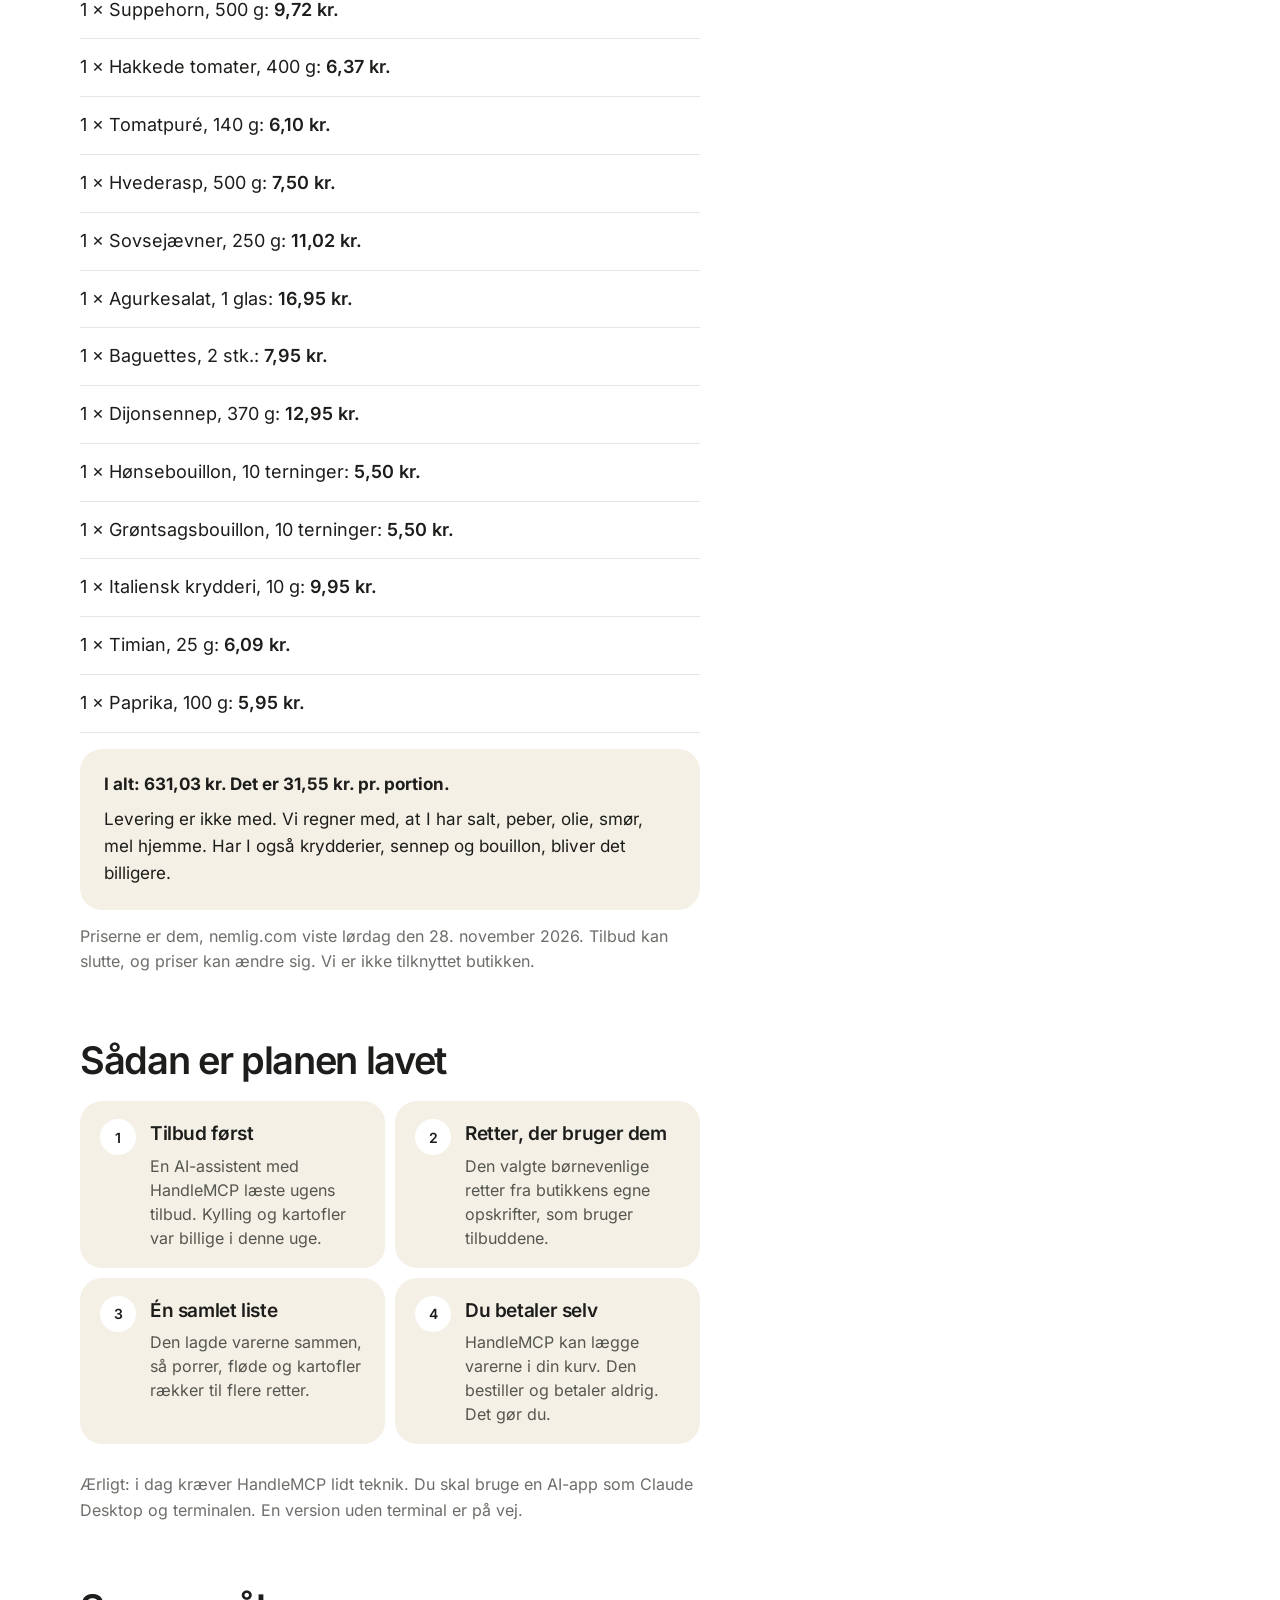
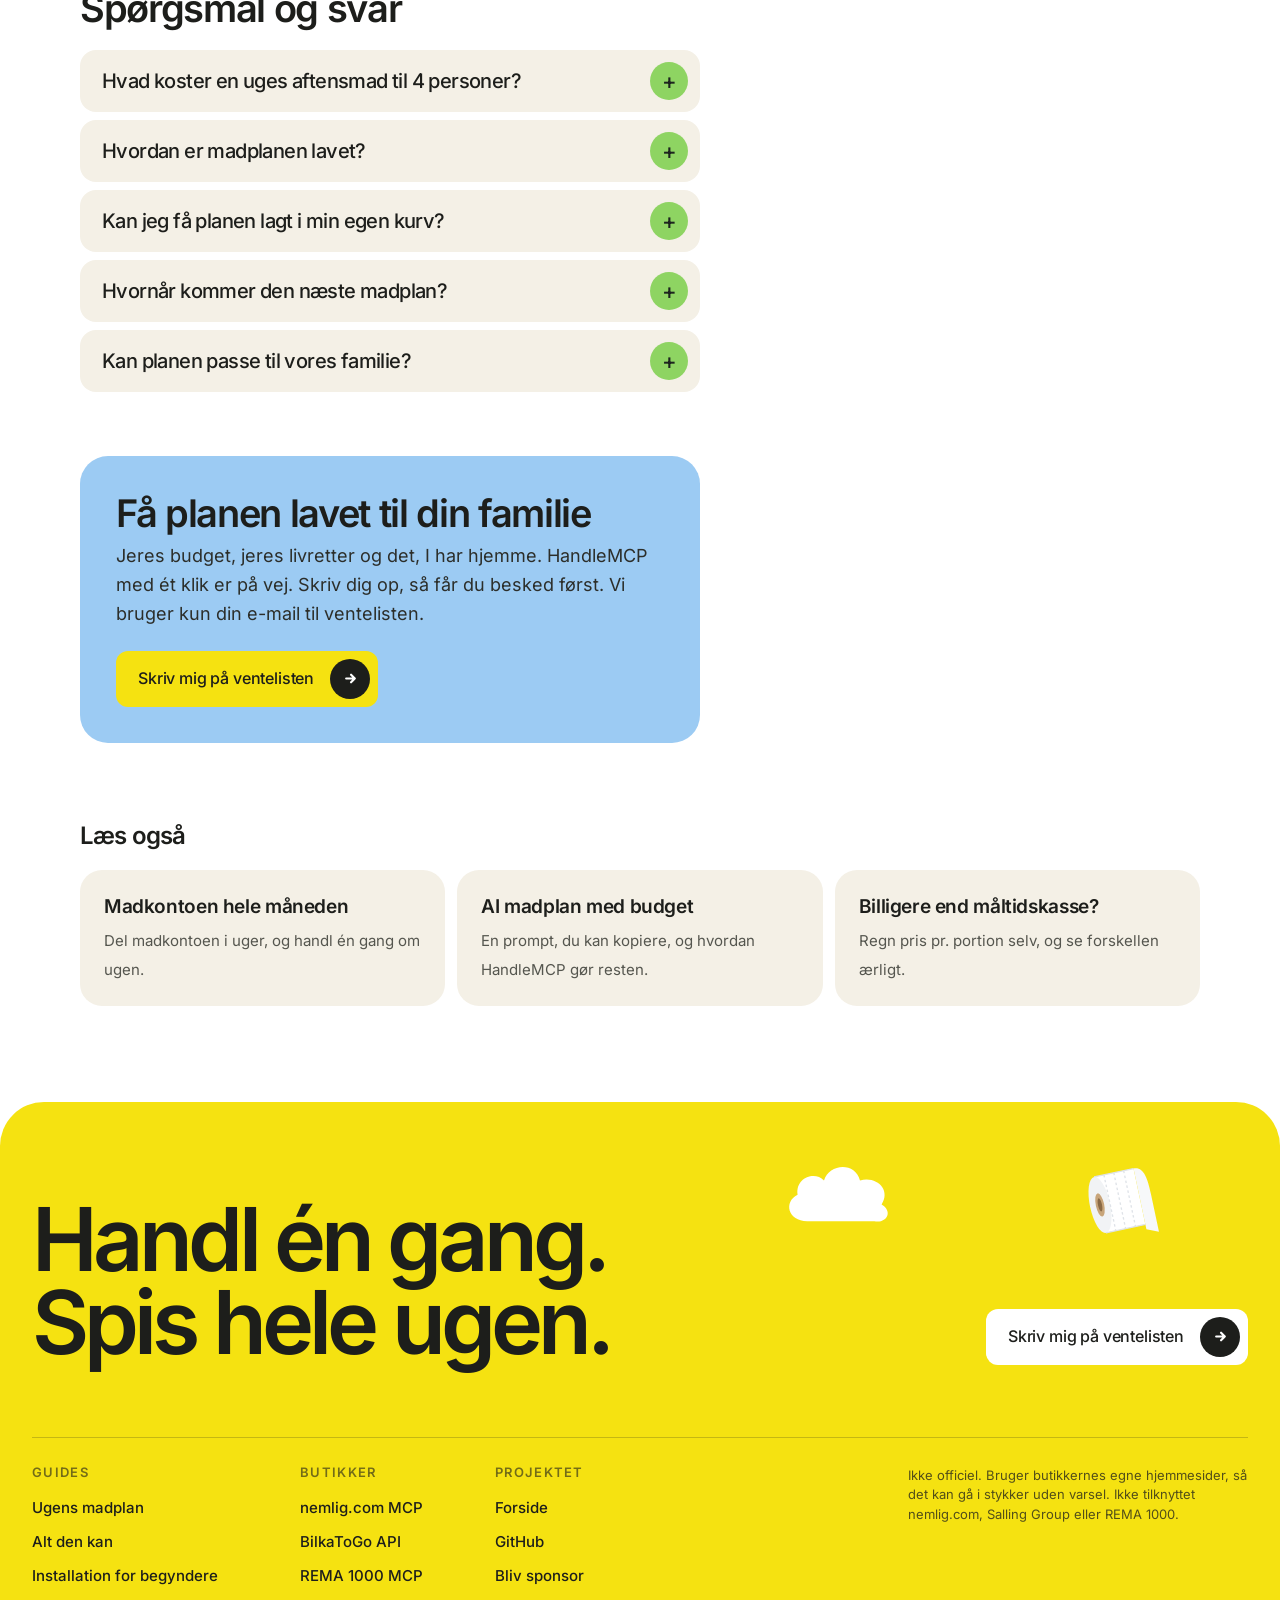
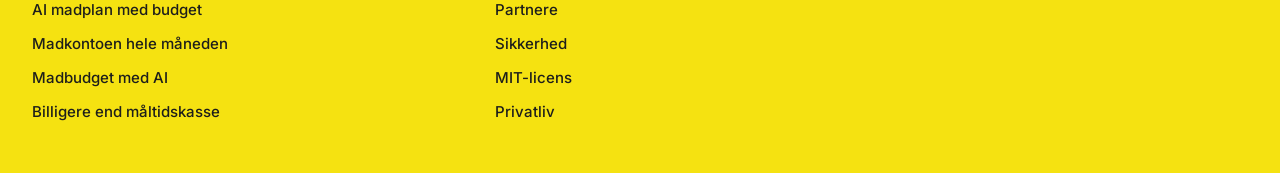
<file: ugens-madplan/index.html>
<!doctype html>
<html lang="da">
<head>
<meta charset="utf-8">
<meta name="viewport" content="width=device-width, initial-scale=1">
<title>Ugens madplan på tilbud: 5 retter til 4 (uge 49) · HandleMCP</title>
<meta name="description" content="5 børnevenlige aftensmåltider til 4, bygget på ugens tilbud. Med indkøbsliste og pris: 631,03 kr. i uge 49. Ny plan hver lørdag.">
<link rel="canonical" href="https://handlemcp.dk/ugens-madplan/">
<meta name="robots" content="index, follow, max-image-preview:large">
<meta name="color-scheme" content="light">
<meta property="og:site_name" content="HandleMCP">
<meta property="og:locale" content="da_DK">
<meta property="og:type" content="article">
<meta property="og:url" content="https://handlemcp.dk/ugens-madplan/">
<meta property="og:title" content="Ugens madplan på tilbud: 5 retter til 4 (uge 49) · HandleMCP">
<meta property="og:description" content="5 børnevenlige aftensmåltider til 4, bygget på ugens tilbud. Med indkøbsliste og pris: 631,03 kr. i uge 49. Ny plan hver lørdag.">
<meta property="og:image" content="https://handlemcp.dk/og.png">
<meta name="twitter:card" content="summary_large_image">
<link rel="icon" href="/favicon.ico" sizes="any">
<link rel="icon" href="/favicon-48.png" sizes="48x48" type="image/png">
<link rel="icon" href="/logo.svg" type="image/svg+xml">
<link rel="apple-touch-icon" href="/apple-touch-icon.png">
<link rel="stylesheet" href="/sider.css">
<script type="application/ld+json">
{
 "@context": "https://schema.org",
 "@graph": [
  {
   "@type": "SoftwareApplication",
   "@id": "https://handlemcp.dk/#software",
   "name": "HandleMCP",
   "alternateName": [
    "handle-mcp",
    "Handle MCP"
   ],
   "description": "En AI-assistent planlægger ugens mad inden for ugens beløb, bygget på tilbud i nemlig.com, BilkaToGo og REMA 1000, og fylder den billigste kurv. Du betaler altid selv.",
   "url": "https://handlemcp.dk/",
   "applicationCategory": "UtilitiesApplication",
   "operatingSystem": "macOS, Linux, Windows",
   "license": "https://opensource.org/licenses/MIT",
   "isAccessibleForFree": true,
   "offers": {
    "@type": "Offer",
    "price": "0",
    "priceCurrency": "DKK"
   },
   "sameAs": [
    "https://github.com/NJohansen/handle-mcp"
   ],
   "author": {
    "@type": "Person",
    "name": "Niclas Johansen",
    "url": "https://github.com/NJohansen"
   }
  },
  {
   "@type": "FAQPage",
   "@id": "https://handlemcp.dk/ugens-madplan/#faq",
   "url": "https://handlemcp.dk/ugens-madplan/",
   "inLanguage": "da",
   "mainEntity": [
    {
     "@type": "Question",
     "name": "Hvad koster en uges aftensmad til 4 personer?",
     "acceptedAnswer": {
      "@type": "Answer",
      "text": "I uge 49 koster de 5 retter 631,03 kr. hos nemlig.com. Det er 31,55 kr. pr. portion. Levering er ikke med. Prisen skifter med ugens tilbud."
     }
    },
    {
     "@type": "Question",
     "name": "Hvordan er madplanen lavet?",
     "acceptedAnswer": {
      "@type": "Answer",
      "text": "En AI-assistent med HandleMCP læste ugens tilbud og valgte butikkens egne opskrifter, der bruger dem. Et menneske har læst planen igennem."
     }
    },
    {
     "@type": "Question",
     "name": "Kan jeg få planen lagt i min egen kurv?",
     "acceptedAnswer": {
      "@type": "Answer",
      "text": "Ja. Med HandleMCP kan en AI-assistent lægge varerne i din kurv, når du siger ja. Du tjekker kurven og betaler selv. I dag kræver det lidt teknik."
     }
    },
    {
     "@type": "Question",
     "name": "Hvornår kommer den næste madplan?",
     "acceptedAnswer": {
      "@type": "Answer",
      "text": "Hver lørdag. Så kan I handle én gang til hele ugen."
     }
    },
    {
     "@type": "Question",
     "name": "Kan planen passe til vores familie?",
     "acceptedAnswer": {
      "@type": "Answer",
      "text": "Denne plan er ens for alle. Med HandleMCP kan en AI-assistent lave planen efter jeres budget, hvad I kan lide, og hvad I har hjemme."
     }
    }
   ]
  },
  {
   "@type": "BreadcrumbList",
   "itemListElement": [
    {
     "@type": "ListItem",
     "position": 1,
     "name": "HandleMCP",
     "item": "https://handlemcp.dk/"
    },
    {
     "@type": "ListItem",
     "position": 2,
     "name": "Ugens madplan",
     "item": "https://handlemcp.dk/ugens-madplan/"
    }
   ]
  }
 ]
}
</script>
<script defer src="https://cloud.umami.is/script.js" data-website-id="a6431afb-4982-436d-8b11-bfb33da3baa9" data-domains="handlemcp.dk" data-do-not-track="true"></script>
</head>
<body>
<div class="top"><div class="doodles" aria-hidden="true"><img class="doodle" src="/doodles/apple.svg" alt="Tegning af et æble" width="76" style="top:150px;right:6%;--r:-8deg"><img class="doodle d2" src="/doodles/banana.svg" alt="Tegning af en banan" width="90" style="bottom:40px;right:16%;--r:10deg"></div>
<header class="wrap navwrap">
  <nav>
    <div class="navbox">
    <a class="brand" href="/" aria-label="HandleMCP"><span class="logo"><svg aria-hidden="true" viewBox="1.4 2.6 33.6 28.2" fill="none"><defs><linearGradient id="hm-l" x1="5" y1="3" x2="33" y2="30" gradientUnits="userSpaceOnUse"><stop stop-color="#8bd86a"/><stop offset="1" stop-color="#62c24a"/></linearGradient><radialGradient id="hm-r0" cx="13.777323152349465" cy="27.351026727848833" r="5.1" gradientUnits="userSpaceOnUse"><stop offset=".3" stop-color="#1f6e34" stop-opacity=".75"/><stop offset="1" stop-color="#1f6e34" stop-opacity="0"/></radialGradient><radialGradient id="hm-r1" cx="21.57735077331905" cy="27.351130921906602" r="5.1" gradientUnits="userSpaceOnUse"><stop offset=".3" stop-color="#1f6e34" stop-opacity=".75"/><stop offset="1" stop-color="#1f6e34" stop-opacity="0"/></radialGradient></defs><path d="M8.5 13 C 5.5 13, 3.2 13.4, 3.6 16.4 C 4.4 22.5, 6.2 29, 11 29 C 15.5 29, 16 19.8, 12.9 19.8 C 10.4 19.8, 10.5 24, 12.6 26.3 C 13.6 27.4, 14.8 28.1, 16.2 28.5 C 17 28.8, 17.8 29, 18.8 29 C 23.3 29, 23.8 19.8, 20.7 19.8 C 18.2 19.8, 18.3 24, 20.4 26.3 C 21.4 27.4, 22.6 28.1, 24 28.5 C 24.8 28.8, 25.6 29, 26.5 29 C 30.6 29, 32.2 22.5, 32.9 16.4 C 33.3 13.4, 30.8 13, 27.8 13 C 28 2.8, 8.3 2.8, 8.5 13" stroke="url(#hm-l)" stroke-width="3.4" stroke-linecap="round" stroke-linejoin="round"/><path d="M11.11 23.23 L11.13 23.32 L11.15 23.41 L11.17 23.50 L11.19 23.59 L11.21 23.67 L11.23 23.76 L11.26 23.85 L11.28 23.94 L11.31 24.02 L11.34 24.11 L11.37 24.19 L11.40 24.28 L11.43 24.36 L11.46 24.45 L11.49 24.53 L11.53 24.62 L11.57 24.70 L11.60 24.78 L11.64 24.86 L11.68 24.94 L11.72 25.03 L11.76 25.11 L11.81 25.19 L11.85 25.26 L11.90 25.34 L11.94 25.42 L11.99 25.50 L12.04 25.57 L12.09 25.65 L12.14 25.72 L12.19 25.80 L12.25 25.87 L12.30 25.94 L12.36 26.01 L12.41 26.08 L12.47 26.15 L12.53 26.22 L12.59 26.29 L12.65 26.36 L12.71 26.42 L12.78 26.49 L12.84 26.55 L12.90 26.62 L12.97 26.68 L13.04 26.74 L13.10 26.80 L13.17 26.86 L13.24 26.92 L13.31 26.98 L13.38 27.04 L13.45 27.10 L13.52 27.16 L13.59 27.21 L13.66 27.27 L13.73 27.32 L13.81 27.37 L13.88 27.42 L13.96 27.47 L14.03 27.52 L14.11 27.57 L14.18 27.62 L14.26 27.67 L14.34 27.72 L14.42 27.76 L14.50 27.80 L14.58 27.85 L14.66 27.89 L14.74 27.93 L14.82 27.97 L14.90 28.01 L14.98 28.05 L15.06 28.09 L15.15 28.12 L15.23 28.16 L15.31 28.19 L15.40 28.23 L15.48 28.26 L15.57 28.29 L15.65 28.32 L15.74 28.35 L15.82 28.38 L15.91 28.41 L15.99 28.44 L16.08 28.47 L16.17 28.49 L16.25 28.52 L16.34 28.55 L16.42 28.58 L16.51 28.61 L16.60 28.64 L16.68 28.67 L16.77 28.69 L16.85 28.72 L16.94 28.74 L17.03 28.77 L17.12 28.79 L17.20 28.81 L17.29 28.83 L17.38 28.85 L17.47 28.87 L17.56 28.89 L17.65 28.90 L17.74 28.92 L17.83 28.93 L17.92 28.94 L18.01 28.96 L18.10 28.97 L18.19 28.97 L18.28 28.98 L18.37 28.99 L18.46 28.99" stroke="url(#hm-r0)" stroke-width="3.4" stroke-linecap="butt"/><path d="M18.91 23.21 L18.92 23.30 L18.94 23.39 L18.96 23.47 L18.98 23.56 L19.00 23.65 L19.03 23.74 L19.05 23.83 L19.08 23.91 L19.10 24.00 L19.13 24.09 L19.16 24.17 L19.19 24.26 L19.22 24.34 L19.25 24.43 L19.29 24.51 L19.32 24.59 L19.36 24.68 L19.39 24.76 L19.43 24.84 L19.47 24.92 L19.51 25.00 L19.55 25.08 L19.60 25.16 L19.64 25.24 L19.68 25.32 L19.73 25.40 L19.78 25.48 L19.83 25.55 L19.88 25.63 L19.93 25.70 L19.98 25.78 L20.03 25.85 L20.09 25.92 L20.14 26.00 L20.20 26.07 L20.26 26.14 L20.32 26.20 L20.38 26.27 L20.44 26.34 L20.50 26.41 L20.56 26.47 L20.62 26.54 L20.69 26.60 L20.75 26.66 L20.82 26.73 L20.88 26.79 L20.95 26.85 L21.02 26.91 L21.09 26.97 L21.16 27.03 L21.23 27.08 L21.30 27.14 L21.37 27.20 L21.44 27.25 L21.51 27.30 L21.59 27.36 L21.66 27.41 L21.74 27.46 L21.81 27.51 L21.89 27.56 L21.96 27.61 L22.04 27.66 L22.12 27.70 L22.20 27.75 L22.28 27.79 L22.35 27.84 L22.43 27.88 L22.51 27.92 L22.60 27.96 L22.68 28.00 L22.76 28.04 L22.84 28.08 L22.92 28.11 L23.01 28.15 L23.09 28.19 L23.17 28.22 L23.26 28.25 L23.34 28.28 L23.43 28.32 L23.51 28.35 L23.60 28.38 L23.69 28.40 L23.77 28.43 L23.86 28.46 L23.95 28.48 L24.03 28.51 L24.12 28.54 L24.20 28.57 L24.29 28.60 L24.37 28.63 L24.46 28.66 L24.55 28.69 L24.63 28.71 L24.72 28.74 L24.81 28.76 L24.89 28.79 L24.98 28.81 L25.07 28.83 L25.16 28.85 L25.25 28.87 L25.33 28.89 L25.42 28.90 L25.51 28.92 L25.60 28.93 L25.69 28.95 L25.78 28.96 L25.87 28.97 L25.96 28.98 L26.05 28.98 L26.14 28.99 L26.23 28.99 L26.32 29.00" stroke="url(#hm-r1)" stroke-width="3.4" stroke-linecap="butt"/><path d="M8.70 28.41 L8.78 28.46 L8.86 28.50 L8.94 28.54 L9.02 28.58 L9.10 28.62 L9.19 28.65 L9.27 28.68 L9.36 28.72 L9.44 28.75 L9.53 28.77 L9.61 28.80 L9.70 28.83 L9.79 28.85 L9.88 28.87 L9.96 28.89 L10.05 28.91 L10.14 28.93 L10.23 28.94 L10.32 28.95 L10.41 28.97 L10.50 28.98 L10.59 28.98 L10.68 28.99 L10.77 29.00 L10.86 29.00 L10.95 29.00 L11.04 29.00 L11.13 29.00 L11.22 28.99 L11.31 28.98 L11.40 28.97 L11.49 28.96 L11.58 28.95 L11.67 28.93 L11.76 28.91 L11.85 28.88 L11.93 28.86 L12.02 28.83 L12.10 28.80 L12.19 28.76 L12.27 28.72 L12.35 28.68 L12.43 28.64 L12.51 28.60 L12.59 28.55 L12.67 28.50 L12.74 28.45 L12.81 28.40 L12.89 28.34 L12.96 28.29 L13.03 28.23 L13.09 28.17 L13.16 28.11 L13.22 28.04 L13.29 27.98 L13.35 27.91 L13.41 27.84 L13.47 27.77 L13.52 27.70 L13.58 27.63 L13.63 27.56 L13.69 27.49 L13.74 27.41 L13.79 27.34 L13.84 27.26 L13.88 27.18 L13.93 27.10 L13.97 27.03 L14.02 26.95 L14.06 26.87 L14.10 26.79 L14.14 26.70 L14.18 26.62 L14.22 26.54 L14.25 26.46 L14.29 26.37 L14.32 26.29 L14.35 26.20 L14.38 26.12 L14.42 26.03 L14.44 25.95 L14.47 25.86 L14.50 25.78 L14.53 25.69 L14.55 25.60 L14.58 25.52 L14.60 25.43 L14.62 25.34 L14.64 25.25 L14.66 25.16 L14.68 25.08 L14.70 24.99 L14.72 24.90 L14.74 24.81 L14.75 24.72 L14.77 24.63 L14.78 24.54 L14.79 24.45 L14.80 24.36 L14.82 24.27 L14.83 24.18 L14.83 24.09 L14.84 24.00 L14.85 23.91 L14.86 23.82 L14.86 23.73 L14.86 23.64 L14.87 23.55 L14.87 23.46 L14.87 23.37 L14.87 23.28 L14.87 23.19 L14.87 23.10 L14.87 23.01 L14.86 22.92 L14.86 22.83 L14.85 22.74 L14.84 22.65 L14.83 22.56 L14.82 22.47 L14.81 22.38 L14.80 22.29 L14.79 22.20 L14.77 22.11 L14.76 22.02 L14.74 21.93 L14.72 21.84" stroke="url(#hm-l)" stroke-width="3.4" stroke-linecap="butt"/><path d="M16.51 28.61 L16.60 28.64 L16.68 28.67 L16.77 28.69 L16.85 28.72 L16.94 28.74 L17.03 28.77 L17.12 28.79 L17.20 28.81 L17.29 28.83 L17.38 28.85 L17.47 28.87 L17.56 28.89 L17.65 28.90 L17.74 28.92 L17.83 28.93 L17.92 28.94 L18.01 28.96 L18.10 28.97 L18.19 28.97 L18.28 28.98 L18.37 28.99 L18.46 28.99 L18.55 29.00 L18.64 29.00 L18.73 29.00 L18.82 29.00 L18.91 29.00 L19.00 28.99 L19.09 28.99 L19.18 28.98 L19.27 28.97 L19.36 28.95 L19.45 28.93 L19.54 28.91 L19.62 28.89 L19.71 28.86 L19.80 28.83 L19.88 28.80 L19.97 28.77 L20.05 28.73 L20.13 28.70 L20.21 28.65 L20.29 28.61 L20.37 28.56 L20.45 28.52 L20.52 28.47 L20.59 28.41 L20.67 28.36 L20.74 28.30 L20.81 28.24 L20.88 28.18 L20.94 28.12 L21.01 28.06 L21.07 28.00 L21.13 27.93 L21.19 27.86 L21.25 27.79 L21.31 27.72 L21.36 27.65 L21.42 27.58 L21.47 27.51 L21.52 27.43 L21.57 27.36 L21.62 27.28 L21.67 27.20 L21.72 27.13 L21.76 27.05 L21.81 26.97 L21.85 26.89 L21.89 26.81 L21.93 26.73 L21.97 26.64 L22.01 26.56 L22.04 26.48 L22.08 26.40 L22.11 26.31 L22.14 26.23 L22.18 26.14 L22.21 26.06 L22.24 25.97 L22.27 25.89 L22.29 25.80 L22.32 25.71 L22.35 25.63 L22.37 25.54 L22.39 25.45 L22.42 25.36 L22.44 25.28 L22.46 25.19 L22.48 25.10 L22.50 25.01 L22.52 24.92 L22.53 24.83 L22.55 24.74 L22.56 24.65 L22.58 24.57 L22.59 24.48 L22.60 24.39 L22.61 24.30 L22.62 24.21 L22.63 24.12 L22.64 24.03 L22.65 23.94 L22.65 23.85 L22.66 23.76 L22.66 23.66 L22.67 23.57 L22.67 23.48 L22.67 23.39 L22.67 23.30 L22.67 23.21 L22.67 23.12 L22.67 23.03 L22.66 22.94 L22.66 22.85 L22.65 22.76 L22.64 22.67 L22.64 22.58 L22.63 22.49 L22.62 22.40 L22.60 22.31 L22.59 22.22 L22.58 22.13 L22.56 22.04 L22.54 21.95 L22.52 21.86" stroke="url(#hm-l)" stroke-width="3.4" stroke-linecap="butt"/><circle cx="16.8" cy="15.6" r="2.4" fill="url(#hm-l)"/></svg></span><span>handle<span class="mcp">mcp</span></span></a>
    <ul>
      <li class="opt"><a href="/#losning">Historien bag</a></li>
      <li class="opt"><a href="/#saadan">Sådan virker det</a></li>
      <li class="opt"><a href="/#kan">Det kan den</a></li>
      <li class="opt wide"><a href="/#faq">Spørgsmål</a></li>
      <li class="opt"><a class="gh" href="https://github.com/NJohansen/handle-mcp" aria-label="GitHub" data-umami-event="github" data-umami-event-sted="nav"><svg class="ghmark" viewBox="0 0 16 16" aria-hidden="true"><path d="M8 0C3.58 0 0 3.58 0 8c0 3.54 2.29 6.53 5.47 7.59.4.07.55-.17.55-.38 0-.19-.01-.82-.01-1.49-2.01.37-2.53-.49-2.69-.94-.09-.23-.48-.94-.82-1.13-.28-.15-.68-.52-.01-.53.63-.01 1.08.58 1.23.82.72 1.21 1.87.87 2.33.66.07-.52.28-.87.51-1.07-1.78-.2-3.64-.89-3.64-3.95 0-.87.31-1.59.82-2.15-.08-.2-.36-1.02.08-2.12 0 0 .67-.21 2.2.82.64-.18 1.32-.27 2-.27.68 0 1.36.09 2 .27 1.53-1.04 2.2-.82 2.2-.82.44 1.1.16 1.92.08 2.12.51.56.82 1.27.82 2.15 0 3.07-1.87 3.75-3.65 3.95.29.25.54.73.54 1.48 0 1.07-.01 1.93-.01 2.2 0 .21.15.46.55.38A8.013 8.013 0 0016 8c0-4.42-3.58-8-8-8z"/></svg><span class="ghw">GitHub</span><span class="stars" id="stars" hidden aria-label="stjerner på GitHub"><svg viewBox="0 0 16 16" aria-hidden="true"><path d="M8 .9l2.2 4.5 4.9.7-3.6 3.5.9 4.9L8 12.2l-4.4 2.3.9-4.9L.9 6.1l4.9-.7z"/></svg><span id="stars-n"></span></span></a></li>
    </ul>
    </div>
    <a class="btn navcta" href="https://tally.so/r/ArKdkW" data-tally="ArKdkW" data-sted="nav"><span class="lg">Skriv mig på ventelisten</span><span class="sm">Venteliste</span> <i><svg viewBox="0 0 12 12" aria-hidden="true"><path d="M2 6h8M6.5 2.5L10 6l-3.5 3.5"/></svg></i></a>
  </nav>
</header>
<div class="wrap"><div class="intro">
<ol class="crumbs" aria-label="Brødkrumme"><li><a href="/">HandleMCP</a></li><li aria-current="page">Ugens madplan</li></ol>
<h1>Ugens madplan på tilbud</h1>
<p class="lead">Uge 49: 5 aftensmåltider til 4 personer for 631,03 kr. hos nemlig.com. Det er 31,55 kr. pr. portion. Planen er bygget på ugens tilbud, og hele indkøbslisten står herunder.</p>
<p class="proof">Ny plan hver lørdag. Priser hentet lørdag den 28. november 2026.</p>
<p class="toplink"><a href="https://tally.so/r/ArKdkW?ref=seo-ugens-madplan-top" data-tally="ArKdkW" data-sted="seo-ugens-madplan-top">Skriv mig på ventelisten</a> og få planen lavet til din familie.</p>
</div></div>
</div>

<main class="wrap">
<div class="page">
<article>
<h2 id="plan">Ugens 5 retter</h2>
<p>Alle retter er til 4 personer, fx 2 voksne og 2 børn. Opskrifterne er butikkens egne. Hvor vi har ændret lidt for at holde prisen nede, står det ved retten.</p>
<ol class="rows">
<li><b>One pot lasagne med kylling.</b> Alt i én pande. Hakket kylling, gulerødder og knækkede lasagneplader. Lidt opvask. <span class="small">40 min. På tilbud: hakket kyllingekød. <a href="https://www.nemlig.com/maaltider/opskrift/one-pot-lasagne-med-kylling-98004586" rel="noopener">Opskrift hos nemlig.com</a>.</span></li>
<li><b>Hel kylling i ovn med kartofler og sovs.</b> Søndagsmad. Kylling, kogte kartofler, brun sovs, agurkesalat og en grøn salat. <span class="small">2 timer, mest i ovnen. På tilbud: hel kylling og kartofler. <a href="https://www.nemlig.com/maaltider/opskrift/kylling-med-agurkesalat-98000424" rel="noopener">Opskrift hos nemlig.com</a>. Ændret af os: uden rabarberkompot, radiser og honningdressing.</span></li>
<li><b>Kartoffel-porresuppe med bacon.</b> Cremet suppe med sprød bacon og brød til. Billig og mættende. <span class="small">45 min. På tilbud: kartofler. <a href="https://www.nemlig.com/maaltider/opskrift/kartoffelsuppe-med-porrer-98001204" rel="noopener">Opskrift hos nemlig.com</a>. Ændret af os: almindelige løg i stedet for rødløg.</span></li>
<li><b>Sprøde kyllingenuggets med ovnkartofler.</b> Hjemmelavede nuggets, som børn kan være med til at pane. Server med ovnkartofler og gulerodsstænger. <span class="small">30 min. På tilbud: kyllingebrystfilet og kartofler. <a href="https://www.nemlig.com/maaltider/opskrift/sproede-kyllingenuggets-98000995" rel="noopener">Opskrift hos nemlig.com</a>. Ændret af os: ovnkartofler og gulerodsstænger er vores tilbehør.</span></li>
<li><b>Mac and cheese med bacon og porrer.</b> Pasta i ostesovs fra ovnen. Bruger resten af ugens porrer og fløde. <span class="small">45 min. <a href="https://www.nemlig.com/maaltider/opskrift/mac-and-cheese-med-bacon-og-porrer-98004555" rel="noopener">Opskrift hos nemlig.com</a>.</span></li>
</ol>

<h2 id="indkob">Indkøbslisten</h2>
<p>Én liste til alle 5 retter. Flere varer bliver brugt i mere end én ret, så der er mindre spild.</p>
<h3>Kød</h3>
<ul class="rows">
<li>1 × Hel kylling, 1,35 kg: <b>50,00 kr.</b> <span class="small">Tilbud, før 70,95 kr. pr. stk.</span></li>
<li>1 × Hakket kyllingekød 3-7 %, 700 g: <b>50,00 kr.</b> <span class="small">Tilbud, før 52,41 kr. pr. stk.</span></li>
<li>1 × Kyllingebrystfilet, 650 g: <b>50,00 kr.</b> <span class="small">Tilbud, før 82,75 kr. pr. stk.</span></li>
<li>1 × Bacon i tern, 200 g: <b>12,95 kr.</b></li>
<li>1 × Bacon i skiver, 150 g: <b>9,97 kr.</b></li>
</ul>
<h3>Frugt og grønt</h3>
<ul class="rows">
<li>3 × Kartofler øko., 1 kg: <b>42,00 kr.</b> <span class="small">Tilbud, før 18,00 kr. pr. stk.</span></li>
<li>2 × Porrer, 3 stk.: <b>36,00 kr.</b></li>
<li>1 × Løg, 1 kg: <b>12,00 kr.</b></li>
<li>2 × Hvidløg øko., 1 stk.: <b>8,00 kr.</b></li>
<li>1 × Gulerødder øko., 1 kg: <b>15,00 kr.</b></li>
<li>2 × Citron øko., 1 stk.: <b>10,00 kr.</b></li>
<li>1 × Salat, klar til brug, 75 g: <b>20,00 kr.</b></li>
<li>1 × Cherrytomater øko., 250 g: <b>15,00 kr.</b></li>
<li>1 × Persille, 1 potte: <b>10,00 kr.</b></li>
</ul>
<h3>Mejeri</h3>
<ul class="rows">
<li>2 × Piskefløde 36 %, 0,5 l: <b>29,90 kr.</b></li>
<li>1 × Letmælk, 1 l: <b>10,95 kr.</b></li>
<li>1 × Mascarpone, 250 g: <b>32,95 kr.</b></li>
<li>1 × Creme fraiche 18 %, 500 g: <b>18,95 kr.</b></li>
<li>2 × Revet cheddar, 150 g: <b>29,90 kr.</b></li>
<li>1 × Revet mozzarella, 200 g: <b>14,36 kr.</b></li>
<li>1 × Grana Padano, 100 g: <b>31,60 kr.</b></li>
</ul>
<h3>Kolonial</h3>
<ul class="rows">
<li>1 × Lasagneplader, 500 g: <b>9,95 kr.</b></li>
<li>1 × Suppehorn, 500 g: <b>9,72 kr.</b></li>
<li>1 × Hakkede tomater, 400 g: <b>6,37 kr.</b></li>
<li>1 × Tomatpuré, 140 g: <b>6,10 kr.</b></li>
<li>1 × Hvederasp, 500 g: <b>7,50 kr.</b></li>
<li>1 × Sovsejævner, 250 g: <b>11,02 kr.</b></li>
<li>1 × Agurkesalat, 1 glas: <b>16,95 kr.</b></li>
<li>1 × Baguettes, 2 stk.: <b>7,95 kr.</b></li>
<li>1 × Dijonsennep, 370 g: <b>12,95 kr.</b></li>
<li>1 × Hønsebouillon, 10 terninger: <b>5,50 kr.</b></li>
<li>1 × Grøntsagsbouillon, 10 terninger: <b>5,50 kr.</b></li>
<li>1 × Italiensk krydderi, 10 g: <b>9,95 kr.</b></li>
<li>1 × Timian, 25 g: <b>6,09 kr.</b></li>
<li>1 × Paprika, 100 g: <b>5,95 kr.</b></li>
</ul>
<div class="copy">
<p><b>I alt: 631,03 kr. Det er 31,55 kr. pr. portion.</b></p>
<p>Levering er ikke med. Vi regner med, at I har salt, peber, olie, smør, mel hjemme. Har I også krydderier, sennep og bouillon, bliver det billigere.</p>
</div>
<p class="small">Priserne er dem, nemlig.com viste lørdag den 28. november 2026. Tilbud kan slutte, og priser kan ændre sig. Vi er ikke tilknyttet butikken.</p>

<h2 id="saadan">Sådan er planen lavet</h2>
<ol class="steps">
<li><h3>Tilbud først</h3><p>En AI-assistent med HandleMCP læste ugens tilbud. Kylling og kartofler var billige i denne uge.</p></li>
<li><h3>Retter, der bruger dem</h3><p>Den valgte børnevenlige retter fra butikkens egne opskrifter, som bruger tilbuddene.</p></li>
<li><h3>Én samlet liste</h3><p>Den lagde varerne sammen, så porrer, fløde og kartofler rækker til flere retter.</p></li>
<li><h3>Du betaler selv</h3><p>HandleMCP kan lægge varerne i din kurv. Den bestiller og betaler aldrig. Det gør du.</p></li>
</ol>
<p class="small">Ærligt: i dag kræver HandleMCP lidt teknik. Du skal bruge en AI-app som Claude Desktop og terminalen. En version uden terminal er på vej.</p>

<h2 id="faq">Spørgsmål og svar</h2>
<div class="faq">
  <details><summary>Hvad koster en uges aftensmad til 4 personer?</summary><p>I uge 49 koster de 5 retter 631,03 kr. hos nemlig.com. Det er 31,55 kr. pr. portion. Levering er ikke med. Prisen skifter med ugens tilbud.</p></details>
  <details><summary>Hvordan er madplanen lavet?</summary><p>En AI-assistent med HandleMCP læste ugens tilbud og valgte butikkens egne opskrifter, der bruger dem. Et menneske har læst planen igennem.</p></details>
  <details><summary>Kan jeg få planen lagt i min egen kurv?</summary><p>Ja. Med HandleMCP kan en AI-assistent lægge varerne i din kurv, når du siger ja. Du tjekker kurven og betaler selv. I dag kræver det lidt teknik.</p></details>
  <details><summary>Hvornår kommer den næste madplan?</summary><p>Hver lørdag. Så kan I handle én gang til hele ugen.</p></details>
  <details><summary>Kan planen passe til vores familie?</summary><p>Denne plan er ens for alle. Med HandleMCP kan en AI-assistent lave planen efter jeres budget, hvad I kan lide, og hvad I har hjemme.</p></details>
</div>

<div class="cta">
<h2>Få planen lavet til din familie</h2>
<p>Jeres budget, jeres livretter og det, I har hjemme. HandleMCP med ét klik er på vej. Skriv dig op, så får du besked først. Vi bruger kun din e-mail til ventelisten.</p>
<a class="btn" href="https://tally.so/r/ArKdkW?ref=seo-ugens-madplan" data-tally="ArKdkW" data-sted="seo-ugens-madplan">Skriv mig på ventelisten <i><svg viewBox="0 0 12 12" aria-hidden="true"><path d="M2 6h8M6.5 2.5L10 6l-3.5 3.5"/></svg></i></a>
</div>
</article>
<aside class="toc" aria-label="På siden"><b>På siden</b><ul><li><a href="#plan">Ugens retter</a></li><li><a href="#indkob">Indkøbslisten</a></li><li><a href="#saadan">Sådan er planen lavet</a></li><li><a href="#faq">Spørgsmål</a></li></ul></aside>
</div>

<div class="more"><h2>Læs også</h2><div class="cards"><a href="/madkonto-hele-maaneden/"><b>Madkontoen hele måneden</b><span>Del madkontoen i uger, og handl én gang om ugen.</span></a><a href="/ai-madplan-budget/"><b>AI madplan med budget</b><span>En prompt, du kan kopiere, og hvordan HandleMCP gør resten.</span></a><a href="/billigere-end-maaltidskasse/"><b>Billigere end måltidskasse?</b><span>Regn pris pr. portion selv, og se forskellen ærligt.</span></a></div></div>
</main>

<footer><div class="doodles" aria-hidden="true"><img class="doodle" src="/doodles/kitchenroll.svg" alt="Tegning af en køkkenrulle" width="84" style="top:56px;right:9%;--r:-12deg"><img class="doodle d2" src="/doodles/cloud.svg" alt="Tegning af en sky" width="120" style="top:40px;right:30%;--r:0deg"></div>
  <div class="wrap">
    <div class="ftop"><p class="big">Handl én gang.<br>Spis hele ugen.</p><a class="btn" href="https://tally.so/r/ArKdkW" data-tally="ArKdkW" data-sted="footer">Skriv mig på ventelisten <i><svg viewBox="0 0 12 12" aria-hidden="true"><path d="M2 6h8M6.5 2.5L10 6l-3.5 3.5"/></svg></i></a></div>
    <div class="fcols">
      <div><b>Guides</b><a href="/ugens-madplan/" aria-current="page">Ugens madplan</a><a href="/det-kan-den/">Alt den kan</a><a href="/installation/">Installation for begyndere</a><a href="/ai-madplan-budget/">AI madplan med budget</a><a href="/madkonto-hele-maaneden/">Madkontoen hele måneden</a><a href="/madbudget-med-ai/">Madbudget med AI</a><a href="/billigere-end-maaltidskasse/">Billigere end måltidskasse</a></div>
      <div><b>Butikker</b><a href="/nemlig-mcp/">nemlig.com MCP</a><a href="/bilkatogo-api/">BilkaToGo API</a><a href="/rema-1000-mcp/">REMA 1000 MCP</a></div>
      <div><b>Projektet</b><a href="/">Forside</a><a href="https://github.com/NJohansen/handle-mcp" data-umami-event="github" data-umami-event-sted="footer">GitHub</a><a href="https://github.com/sponsors/NJohansen" data-umami-event="sponsor" data-umami-event-sted="footer">Bliv sponsor</a><a href="/partnere/">Partnere</a><a href="https://github.com/NJohansen/handle-mcp/blob/main/docs/security.md">Sikkerhed</a><a href="https://github.com/NJohansen/handle-mcp/blob/main/LICENSE">MIT-licens</a><a href="/privatliv/">Privatliv</a></div>
      <p class="disc">Ikke officiel. Bruger butikkernes egne hjemmesider, så det kan gå i stykker uden varsel. Ikke tilknyttet nemlig.com, Salling Group eller REMA 1000.</p>
    </div>
  </div>
</footer>
<script>
// Live GitHub star count. If the call fails, the link just says "GitHub".
(function(){
  var el=document.getElementById('stars'),n=document.getElementById('stars-n');
  function show(c){if(typeof c==='number'){n.textContent=c.toLocaleString('da-DK');el.hidden=false}}
  try{var c=sessionStorage.getItem('hm-stars');if(c!==null){show(+c);return}}catch(e){}
  fetch('https://api.github.com/repos/NJohansen/handle-mcp',{headers:{Accept:'application/vnd.github+json'}})
    .then(function(r){return r.ok?r.json():null})
    .then(function(d){if(d&&typeof d.stargazers_count==='number'){show(d.stargazers_count);try{sessionStorage.setItem('hm-stars',d.stargazers_count)}catch(e){}}})
    .catch(function(){});
})();
</script>
<script>
// Waitlist popup. Any link with data-tally="<form id>" opens the Tally form as a popup.
// Tally's script loads only on the first click, so no third party runs before that.
// Without JS, or if the script fails, the link opens the form on tally.so.
// No data-umami-event on these links: Umami follows such links itself and would skip the popup.
(function(){
  var state='idle';
  function openForm(id){window.Tally.openPopup(id,{layout:'modal',width:560,autoClose:4000})}
  document.addEventListener('click',function(e){
    var btn=e.target.closest&&e.target.closest('[data-tally]');if(!btn)return;
    if(state==='loading')return; // a second click while loading falls through to tally.so
    e.preventDefault();var id=btn.getAttribute('data-tally');
    try{window.umami&&window.umami.track('skriv-mig-op',{sted:btn.getAttribute('data-sted')||''})}catch(err){}
    if(window.Tally){openForm(id);return}
    state='loading';
    var s=document.createElement('script');s.src='https://tally.so/widgets/embed.js';s.async=true;
    s.onload=function(){state='idle';window.Tally?openForm(id):location.href=btn.href};
    s.onerror=function(){state='idle';location.href=btn.href};
    document.head.appendChild(s);
  });
})();
</script>
<script>
// Analytics events that need JS. Umami is cookie-free; without it nothing happens.
(function(){
  function track(name,data){try{window.umami&&window.umami.track(name,data)}catch(e){}}
  // Tally posts a message from its iframe when someone submits the waitlist form.
  addEventListener('message',function(e){
    if(e.origin!=='https://tally.so')return;
    var d=e.data;if(typeof d==='string'){try{d=JSON.parse(d)}catch(err){return}}
    if(d&&d.event==='Tally.FormSubmitted')track('venteliste-tilmeldt');
  });
})();
</script>
<script>
// "På siden": mark the section you are reading.
(function(){
  var links=[].slice.call(document.querySelectorAll('.toc a'));if(!('IntersectionObserver' in window)||!links.length)return;
  var map={};links.forEach(function(a){map[a.getAttribute('href').slice(1)]=a});
  var io=new IntersectionObserver(function(es){es.forEach(function(e){if(e.isIntersecting){links.forEach(function(a){a.classList.remove('on')});map[e.target.id].classList.add('on')}})},{rootMargin:'0px 0px -70% 0px'});
  Object.keys(map).forEach(function(id){var h=document.getElementById(id);if(h)io.observe(h)});
})();
</script>
</body>
</html>
</file>
<file: sider.css>
/* Shared style for the topic pages (/nemlig-mcp/, /bilkatogo-api/ ...). Same tokens and parts as the front page. */
@font-face{font-family:Inter;src:url(/fonts/inter.woff2) format("woff2");font-weight:100 900;font-display:swap}
:root{--sand:#9ccbf3;--paper:#f4f0e6;--sky-soft:#eaf3fc;--soft:#f4f4f1;--line:#e6e6e1;--ink:#1d1e1b;--text:#2c2e2a;--mute:#6d6e69;--green:#2f8f46;--leaf:#8ed462;--sun:#f5e211;--sans:Inter,ui-sans-serif,-apple-system,"Segoe UI",Helvetica,Arial,sans-serif;--mono:ui-monospace,"SF Mono",SFMono-Regular,Menlo,Consolas,monospace}
*{box-sizing:border-box}
html{-webkit-text-size-adjust:100%;scroll-behavior:smooth;scroll-padding-top:24px}
body{margin:0;background:#fff;color:var(--ink);font:400 18px/1.6 var(--sans);-webkit-font-smoothing:antialiased;overflow-x:clip}
a{color:inherit}
[hidden]{display:none!important}
.wrap{max-width:1337px;margin:0 auto;padding:0 32px}

/* nav: same as the front page */
.navwrap{padding-top:14px}
nav{display:flex;align-items:center;justify-content:space-between;gap:12px}
.navbox{flex:1;display:flex;align-items:center;justify-content:space-between;gap:12px;background:#fff;border-radius:12px;padding:10px 12px 10px 18px;min-height:68px}
.brand{display:flex;align-items:center;gap:10px;font-weight:400;letter-spacing:-.02em;text-decoration:none;font-size:20px;color:#1c241e}
.logo,.logo svg{display:block;width:42px;height:35px}
nav ul{display:flex;align-items:center;gap:2px;list-style:none;margin:0;padding:0}
nav ul li{display:flex;align-items:center;height:44px}
nav ul a{display:block;padding:10px 14px;border-radius:8px;color:var(--text);font-size:15px;font-weight:500;letter-spacing:-.01em;text-decoration:none;white-space:nowrap}
nav ul a:hover{background:var(--sky-soft)}
nav ul a.gh{display:flex;align-items:center}
.ghmark{display:none;width:20px;height:20px;fill:currentColor}
.stars{display:inline-flex;align-items:center;gap:4px;margin-left:8px;padding:2px 8px;border-radius:999px;border:1px solid var(--line);background:#fff;color:var(--ink);font-size:13px;font-variant-numeric:tabular-nums}
.stars svg{width:12px;height:12px;fill:currentColor}
.btn{display:inline-flex;align-items:center;gap:16px;border-radius:12px;background:#fff;color:var(--ink);font-size:16px;font-weight:500;letter-spacing:-.01em;text-decoration:none;white-space:nowrap}
.btn i{display:grid;place-items:center;width:40px;height:40px;border-radius:50%;background:var(--leaf);color:#1c241e;flex:none}
.btn i svg{width:13px;height:13px;fill:none;stroke:currentColor;stroke-width:2;stroke-linecap:round;stroke-linejoin:round}
nav .navcta{min-height:68px;padding:8px 12px 8px 22px}
nav .navcta .sm{display:none}

/* top: light blue like the front page hero */
.top{position:relative;background:var(--sand);padding-bottom:72px;border-radius:0 0 44px 44px}
.doodles{position:absolute;inset:0;pointer-events:none;overflow:hidden;border-radius:inherit}
.doodle{position:absolute;height:auto;transform:rotate(var(--r))}
.intro{position:relative;max-width:1120px;margin:0 auto;padding-top:40px}
.crumbs{display:flex;flex-wrap:wrap;gap:6px;list-style:none;margin:0 0 28px;padding:0;font-size:15px;color:#2c3e50}
.crumbs li+li::before{content:"›";margin-right:6px;opacity:.6}
.crumbs a{text-decoration:none;font-weight:500}
.crumbs a:hover{text-decoration:underline}
.tag{display:inline-block;margin:0 0 16px;padding:4px 12px;border-radius:10px;background:#fff;font-size:14px;font-weight:500}
h1{font-weight:700;font-size:clamp(44px,7vw,88px);line-height:1;letter-spacing:-.045em;margin:0 0 24px;color:var(--text);max-width:900px}
.lead{font-size:22px;line-height:1.5;margin:0 0 20px;color:var(--text);max-width:760px}
.proof{font-size:15px;color:#2c3e50;margin:0 0 14px}
.toplink{margin:0;font-size:16px}
.toplink a{font-weight:500;text-underline-offset:4px;text-decoration-color:rgba(29,30,27,.35)}
.toplink a:hover{text-decoration-color:var(--ink)}

/* body: text + "På siden" */
.page{max-width:1120px;margin:0 auto;display:grid;grid-template-columns:minmax(0,1fr) 240px;gap:72px;padding-top:24px}
.toc{position:sticky;top:24px;align-self:start;margin-top:64px}
.toc b{display:block;font-size:13px;font-weight:600;letter-spacing:.08em;text-transform:uppercase;color:var(--mute);margin:0 0 10px}
.toc ul{list-style:none;margin:0;padding:0;border-left:2px solid var(--line)}
.toc a{display:block;padding:6px 0 6px 16px;margin-left:-2px;border-left:2px solid transparent;font-size:15px;text-decoration:none;color:var(--mute)}
.toc a:hover{color:var(--ink);border-left-color:var(--ink)}
.toc a.on{color:var(--ink);font-weight:500;border-left-color:var(--green)}
article{max-width:720px;min-width:0}
h2{font-size:clamp(28px,3.2vw,38px);font-weight:600;letter-spacing:-.035em;line-height:1.12;margin:64px 0 16px}
h3{font-size:19px;font-weight:600;letter-spacing:-.02em;margin:0 0 4px}
p,ul,ol{margin:0 0 14px}
article a{text-underline-offset:3px;text-decoration-color:#c9c4b5}
article a:hover{text-decoration-color:var(--ink)}
code{font:15px var(--mono);background:var(--soft);border-radius:6px;padding:1px 6px}
pre{background:var(--soft);border-radius:18px;padding:18px 22px;overflow-x:auto;white-space:pre-wrap;overflow-wrap:anywhere;font:13.5px/1.75 var(--mono);margin:0 0 16px}
pre code{background:none;padding:0;font:inherit}
.small{font-size:16px;color:var(--mute)}
.label{font-size:15px;font-weight:600;margin:28px 0 8px}

/* steps: compact, like "Sådan virker det" */
.steps{list-style:none;padding:0;display:grid;grid-template-columns:1fr 1fr;gap:10px;margin:20px 0 28px;counter-reset:s}
.steps li{display:grid;grid-template-columns:36px 1fr;gap:4px 14px;background:var(--paper);border-radius:22px;padding:18px 20px;counter-increment:s}
.steps li::before{content:counter(s);display:grid;place-items:center;width:36px;height:36px;border-radius:50%;background:#fff;font:600 14px var(--sans);grid-row:span 2}
.steps h3{align-self:center;margin:0}
.steps p{margin:0;color:#55564f;font-size:16px;line-height:1.5}

/* one list style: rows with a line between */
.rows{list-style:none;padding:0;margin:16px 0 14px;border-top:1px solid var(--line)}
.rows li{padding:14px 0;border-bottom:1px solid var(--line)}
.rows b{font-weight:600}

/* example answer: the front page chat, still */
.chat{background:var(--sky-soft);border-radius:28px;padding:24px;margin:20px 0 14px}
.chat .hd{display:flex;justify-content:space-between;font-size:13px;color:var(--mute);margin:0 0 16px}
.chat .you{margin:0 0 14px;text-align:right}
.chat .you span{display:inline-block;max-width:520px;text-align:left;background:#fff;border-radius:18px 18px 6px 18px;padding:12px 18px;font-size:16px}
.chat .tools{background:#fff;border-radius:14px;margin:0 0 14px;overflow:hidden}
.chat .tool{display:flex;gap:10px;align-items:center;padding:9px 14px;font-size:14px;color:var(--mute)}
.chat .tool+.tool{border-top:1px solid var(--line)}
.chat .tool b{color:var(--ink);font:600 13px var(--mono)}
.chat .tool svg{width:14px;height:14px;fill:none;stroke:var(--green);stroke-width:2;stroke-linecap:round;stroke-linejoin:round;flex:none}
.chat .ai{margin:0;font-size:16px}
.try{margin-top:16px}

/* comparison table */
.cmp{width:100%;border-collapse:collapse;margin:16px 0 14px;font-size:16px}
.cmp th,.cmp td{text-align:left;padding:12px 10px 12px 0;border-bottom:1px solid var(--line);vertical-align:top}
.cmp thead th{font-size:14px;font-weight:600;color:var(--mute);border-bottom-color:var(--ink)}
.cmp tbody th{font-weight:500}
/* /det-kan-den/: what you say, and a mark per store */
.kan th:first-child{width:auto}
.kan thead th+th,.kan td{width:64px;padding-right:0;text-align:center}
.kan small{display:block;margin-top:2px;font-size:15px;font-weight:400;color:#55564f}
.kan .ja{color:var(--green);font-weight:700}
.kan .nej{color:#b9b9b2}
.kan.ov th a{font-weight:500}
.pick{margin-top:28px}
.pick div{display:flex;flex-wrap:wrap;gap:8px}
.pick button{font:500 15px var(--sans);color:var(--ink);background:#fff;border:1px solid var(--line);border-radius:999px;padding:6px 14px;cursor:pointer}
.pick button:hover{border-color:var(--ink)}
.pick button[aria-pressed="true"]{border-color:var(--ink);box-shadow:inset 0 0 0 1px var(--ink)}
ol.rows{counter-reset:r}
ol.rows li{counter-increment:r}
ol.rows li::before{content:counter(r) ". ";font-weight:600}
@media (max-width:640px){.kan thead th+th,.kan td{width:50px}.kan thead th{font-size:13px}}
/* prompt to copy */
.copy{position:relative;background:var(--paper);border-radius:22px;padding:22px 24px;margin:16px 0 14px;font-size:17px;line-height:1.6}
.copy,.cmp code{overflow-wrap:anywhere}
.copy p{margin:0 0 8px}.copy p:last-child{margin:0}
.copy em{font-style:normal;background:#fff;border-radius:6px;padding:0 6px}
/* faq: like the front page */
.faq{display:grid;gap:8px;margin-top:20px}
.faq details{background:var(--paper);border-radius:16px;transition:background .2s}
.faq details:hover{background:#ece6d8}
.faq summary{list-style:none;cursor:pointer;display:flex;justify-content:space-between;align-items:center;gap:24px;padding:12px 12px 12px 22px;min-height:60px;font-weight:500;font-size:20px;letter-spacing:-.03em;line-height:1.2}
.faq summary::-webkit-details-marker{display:none}
.faq summary::after{content:"+";flex:none;width:38px;height:38px;border-radius:50%;display:grid;place-items:center;background:var(--leaf);color:#1c241e;font-weight:500;font-size:22px}
.faq details[open] summary::after{content:"\2212";background:#fff}
.faq summary:focus-visible{outline:2px solid var(--green);outline-offset:2px;border-radius:16px}
.faq p{margin:0;padding:4px 22px 24px;color:#2c2d29;font-size:17px}

/* one clear button */
.cta{margin-top:64px;background:var(--sand);border-radius:28px;padding:36px}
.cta h2{margin:0 0 8px}
.cta p{margin:0 0 22px;color:var(--text)}
.cta .btn{background:var(--sun);padding:8px 8px 8px 22px}
.cta .btn:hover{background:#eedc0a}
.cta .btn i{background:var(--ink);color:#fff}

/* read also */
.more{max-width:1120px;margin:80px auto 0}
.more h2{margin:0 0 20px;font-size:24px}
.cards{display:grid;grid-template-columns:repeat(auto-fit,minmax(260px,1fr));gap:12px}
.cards a{display:block;background:var(--paper);border-radius:22px;padding:22px 24px;text-decoration:none;transition:background .2s}
.cards a:hover{background:#ece6d8}
.cards b{display:block;font-size:19px;font-weight:600;letter-spacing:-.02em;margin:0 0 4px}
.cards span{font-size:15px;color:#55564f}

footer{margin-top:80px;background:var(--sun);padding:56px 0 48px;font-size:15px}
footer .cols{display:grid;grid-template-columns:repeat(3,auto);justify-content:start;gap:24px 72px}
footer h2{font-size:13px;font-weight:600;letter-spacing:.08em;text-transform:uppercase;margin:0 0 10px;opacity:.6}
footer ul{list-style:none;margin:0;padding:0}
footer li{margin:0 0 6px}
footer a{text-decoration:none;font-weight:500}
footer a:hover{text-decoration:underline}
footer .note{margin:40px 0 0;color:#4a4b3f}

@media (max-width:1260px){nav ul li.wide{display:none}.ghmark{display:block}.ghw{display:none}}
@media (max-width:1100px){nav ul a{padding:10px 9px}}
@media (max-width:1040px){nav .navcta .lg{display:none}nav .navcta .sm{display:inline}}
@media (max-width:1000px){nav ul a{padding:10px 5px}.page{grid-template-columns:1fr;gap:0}.toc{position:static;margin:28px 0 0;order:-1}.toc ul{border:0;display:flex;flex-wrap:wrap;gap:8px}.toc a,.toc a.on{margin:0;padding:6px 14px;border:1px solid var(--line);border-radius:999px;font-weight:500;color:var(--ink)}.toc a:hover{border-color:var(--ink)}.tocpick>b,.tocpick>ul{display:none}.pick{margin-top:0}.pick b{display:block;margin-bottom:8px}}
@media (max-width:960px){nav ul a{padding:10px 3px}}
@media (max-width:900px){.navwrap{padding-top:12px}.navbox{min-height:56px;padding:8px 12px}nav .navcta{min-height:56px;padding:6px 8px 6px 16px}nav ul li.opt{display:none}.doodle.d2{display:none}}
@media (max-width:640px){.wrap{padding:0 16px}.top{padding-bottom:44px;border-radius:0 0 28px 28px}.intro{padding-top:24px}.crumbs{margin-bottom:20px}.lead{font-size:19px}.doodles{display:none}.steps{grid-template-columns:1fr}h2{margin-top:52px}pre{font-size:12.5px;padding:16px}.chat{padding:18px;border-radius:22px}.faq summary{font-size:18px;padding:10px 10px 10px 18px}.faq summary::after{width:34px;height:34px}.faq p{padding:4px 18px 22px}.cta{padding:26px 20px}.cta .btn{white-space:normal}footer .cols{grid-template-columns:1fr 1fr;gap:24px}}

/* wordmark: bold, tight, muted mcp */
.brand{font-weight:600!important;letter-spacing:-.035em!important;gap:8px!important}.brand .mcp{color:#5f7a94;font-weight:500}
@media (min-width:901px){.brand{font-size:24px!important}.logo,.logo svg{width:36px!important;height:30px!important}}

/* v2: cream top. The top of the page stands on the cream of the boxes, not on blue. The rest of the page is white, and the boxes keep their cream. Headings stay Inter. Text lines are shorter. One button system: black dot. The footer is the footer of the front page. */
::selection{background:var(--sun);color:var(--ink)}
a:focus-visible,button:focus-visible,summary:focus-visible{outline:2px solid var(--ink);outline-offset:3px}
.top{background:var(--paper)}
.crumbs,.proof{color:#55564f}
.btn i{background:var(--ink);color:#fff}
.btn i svg{transition:transform .2s cubic-bezier(.2,.7,.2,1)}
.btn:hover i svg{transform:translateX(3px)}
article{max-width:620px}
.lead{max-width:660px}
.steps li{align-content:start}
footer{position:relative;margin-top:96px;padding:96px 0 44px;border-radius:44px 44px 0 0}
footer>:not(.doodles){position:relative;z-index:1}
.ftop{display:flex;justify-content:space-between;align-items:flex-end;gap:32px;flex-wrap:wrap;margin-bottom:72px}
footer p.big{margin:0;font-weight:600;font-size:clamp(44px,7vw,88px);line-height:.95;letter-spacing:-.055em;color:var(--ink)}
footer .btn{padding:8px 8px 8px 22px}
.fcols{display:grid;grid-template-columns:auto auto auto 1fr;gap:16px 72px;padding-top:28px;border-top:1px solid rgba(29,30,27,.22)}
.fcols b{display:block;margin-bottom:12px;font:600 13px/1 var(--sans);letter-spacing:.1em;text-transform:uppercase;opacity:.6}
.fcols a{display:block;padding:5px 0}
.fcols a:hover{text-underline-offset:3px}
.fcols .disc{justify-self:end;max-width:340px;margin:0;font-size:13px;line-height:1.5;opacity:.75}
@media (max-width:900px){.ftop{margin-bottom:44px}.fcols{grid-template-columns:1fr 1fr;gap:28px 24px}.fcols .disc{grid-column:1/-1;justify-self:start;max-width:none}.fcols a{padding:8px 0}}
@media (max-width:640px){footer{margin-top:72px;padding-top:64px;border-radius:28px 28px 0 0}}
/* article pages: who wrote it and when, and photos */
.by{display:flex;align-items:center;gap:12px;margin:0 0 16px;font-size:15px;line-height:1.45;color:#55564f}
.by b{color:var(--ink);font-weight:600}
.avatar{flex:none;width:48px;height:48px;border-radius:70% 30% 60% 40%/35% 65% 35% 65%;background:var(--green);overflow:hidden;transform:rotate(-8deg)}
.avatar img{width:100%;height:100%;object-fit:cover;display:block;transform:rotate(8deg) scale(1.15)}
.shot{margin:20px 0 14px}
.shot img{width:100%;height:auto;aspect-ratio:4/3;object-fit:cover;object-position:50% 35%;border-radius:22px;display:block}
.shot figcaption{margin-top:8px;font-size:14px;color:var(--mute)}
</file>
